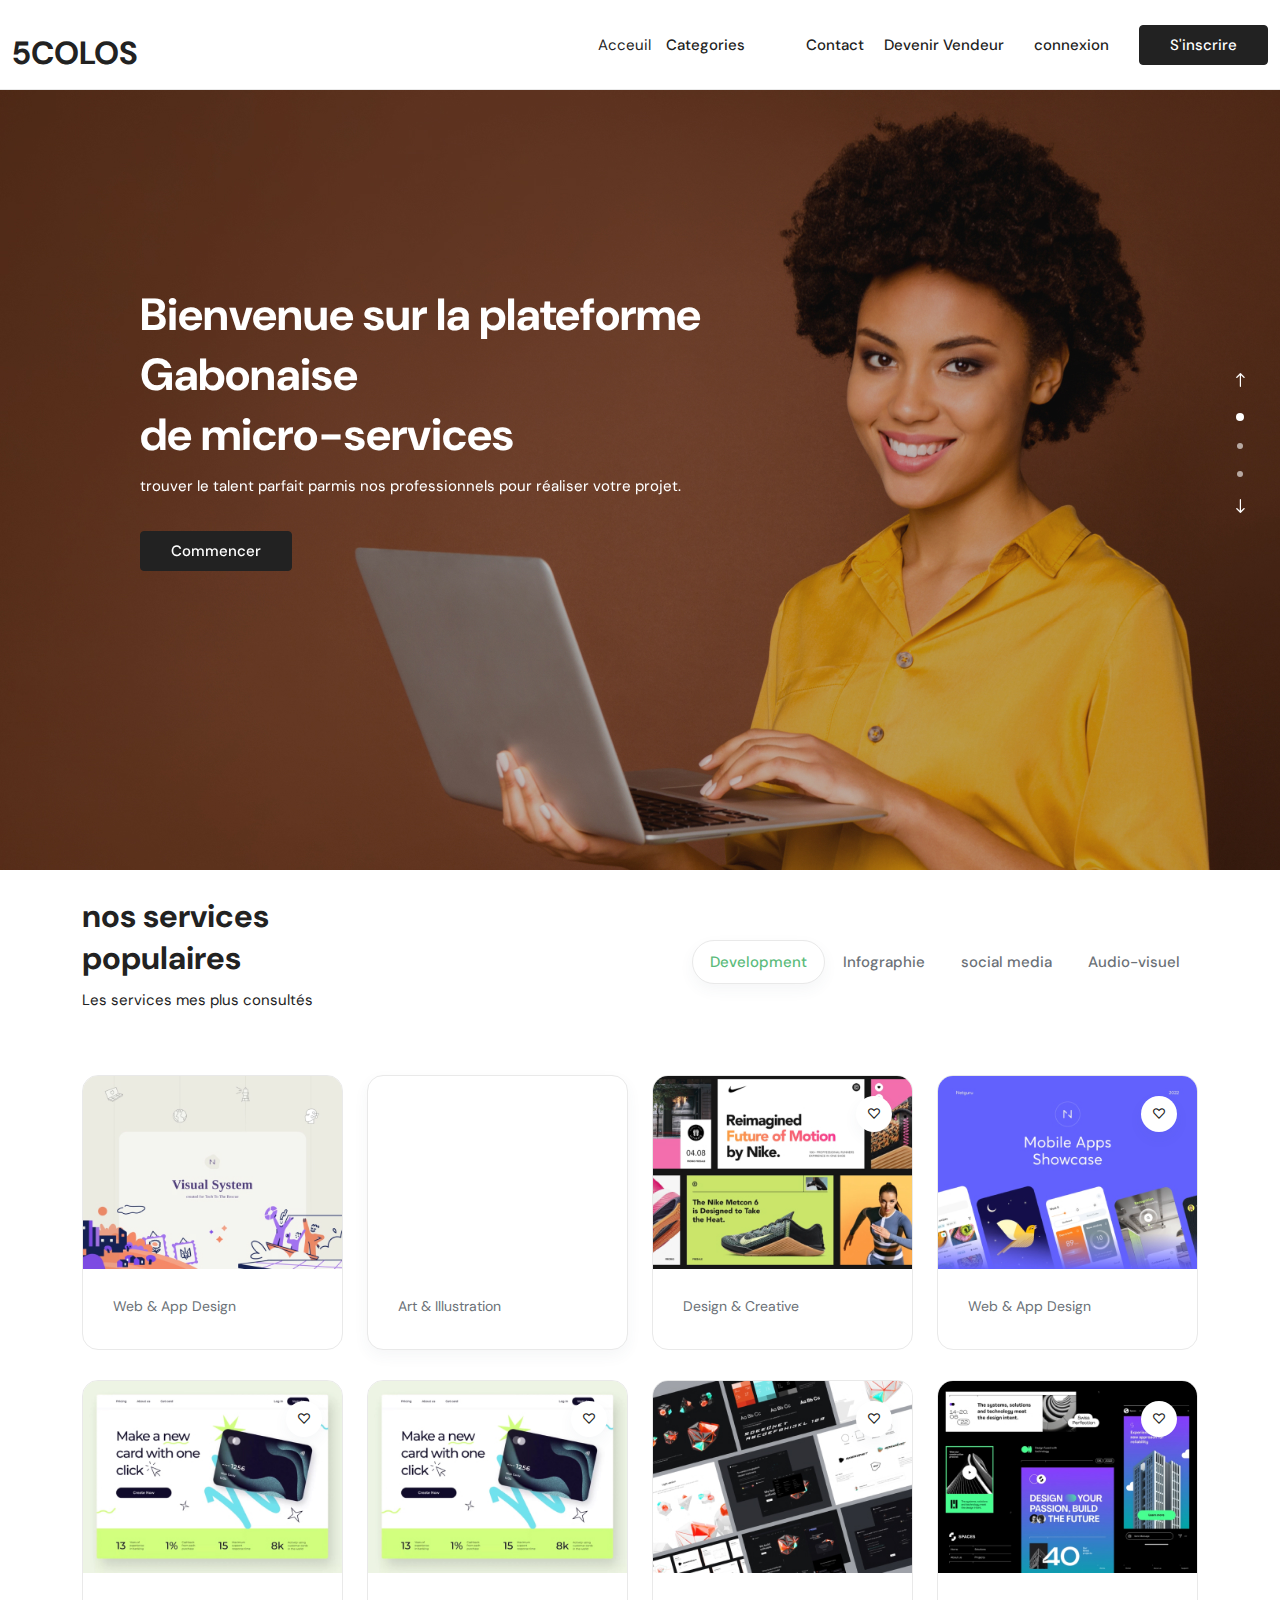
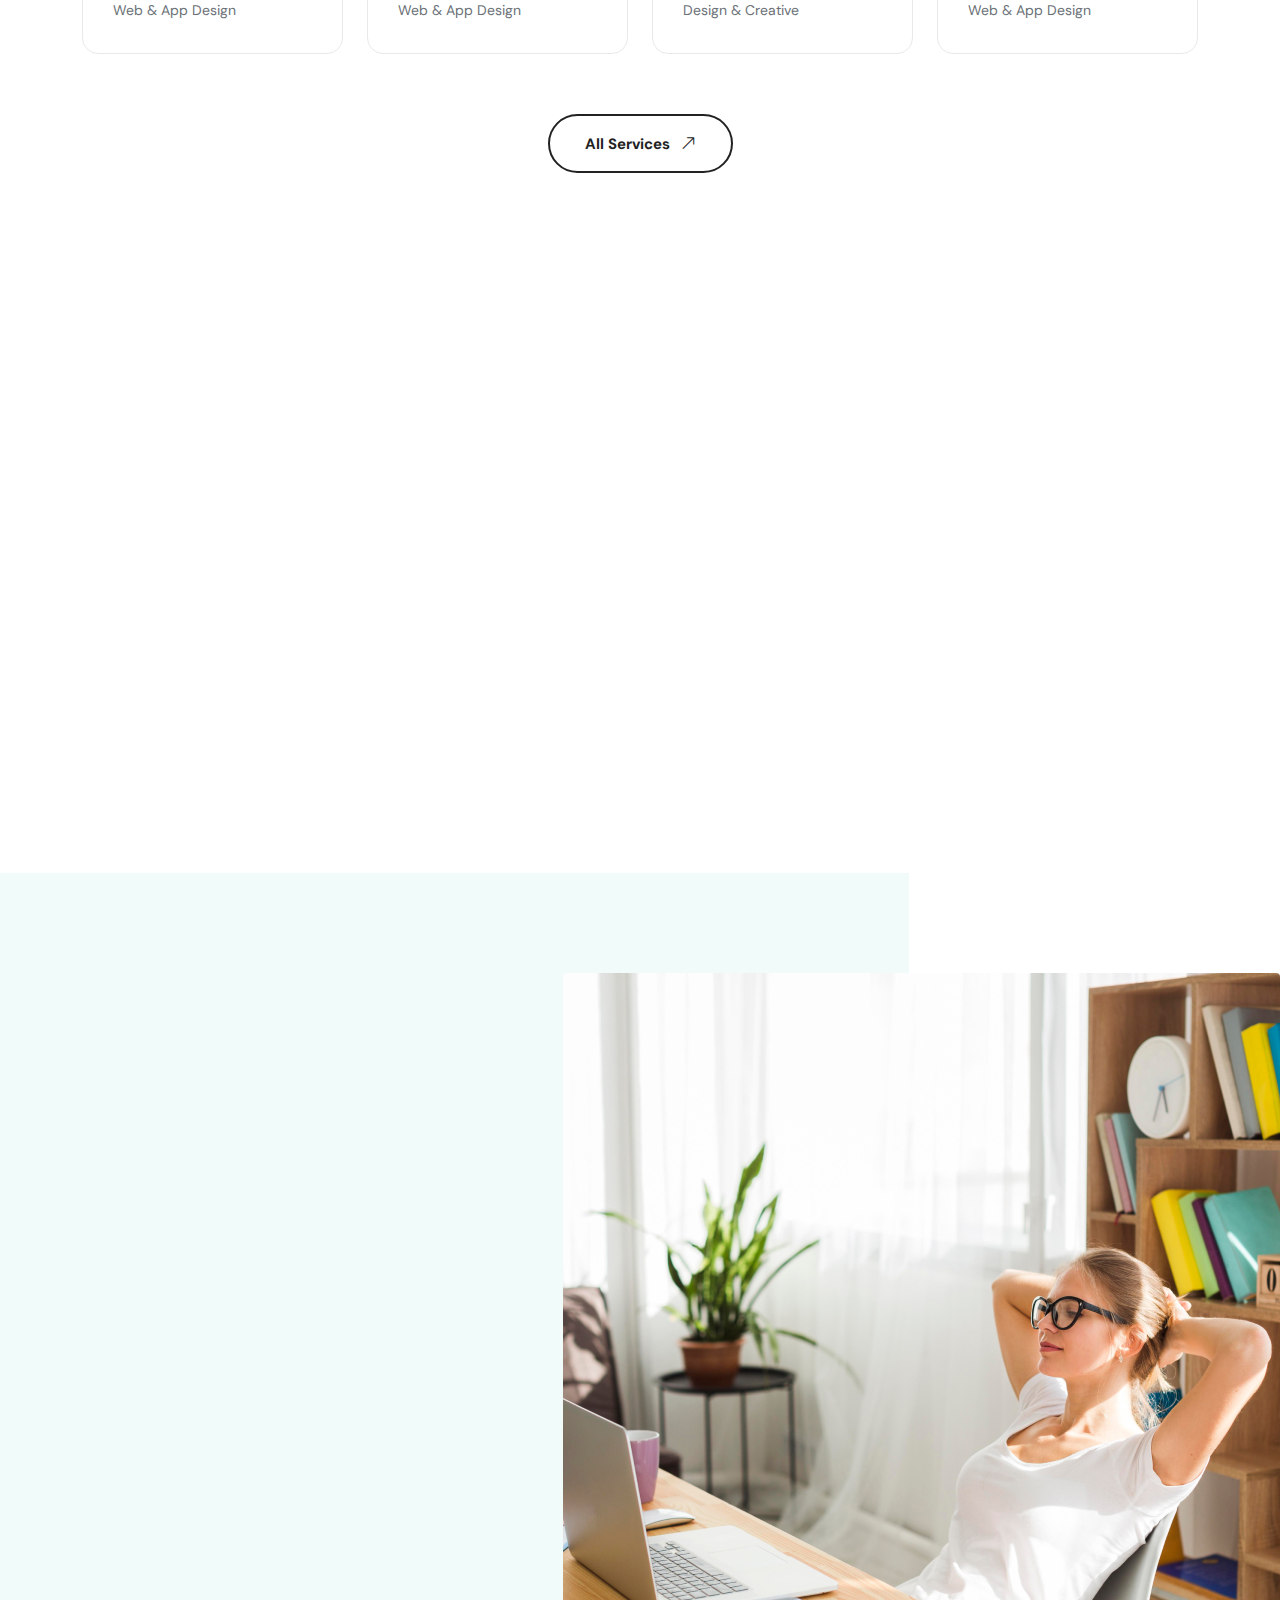
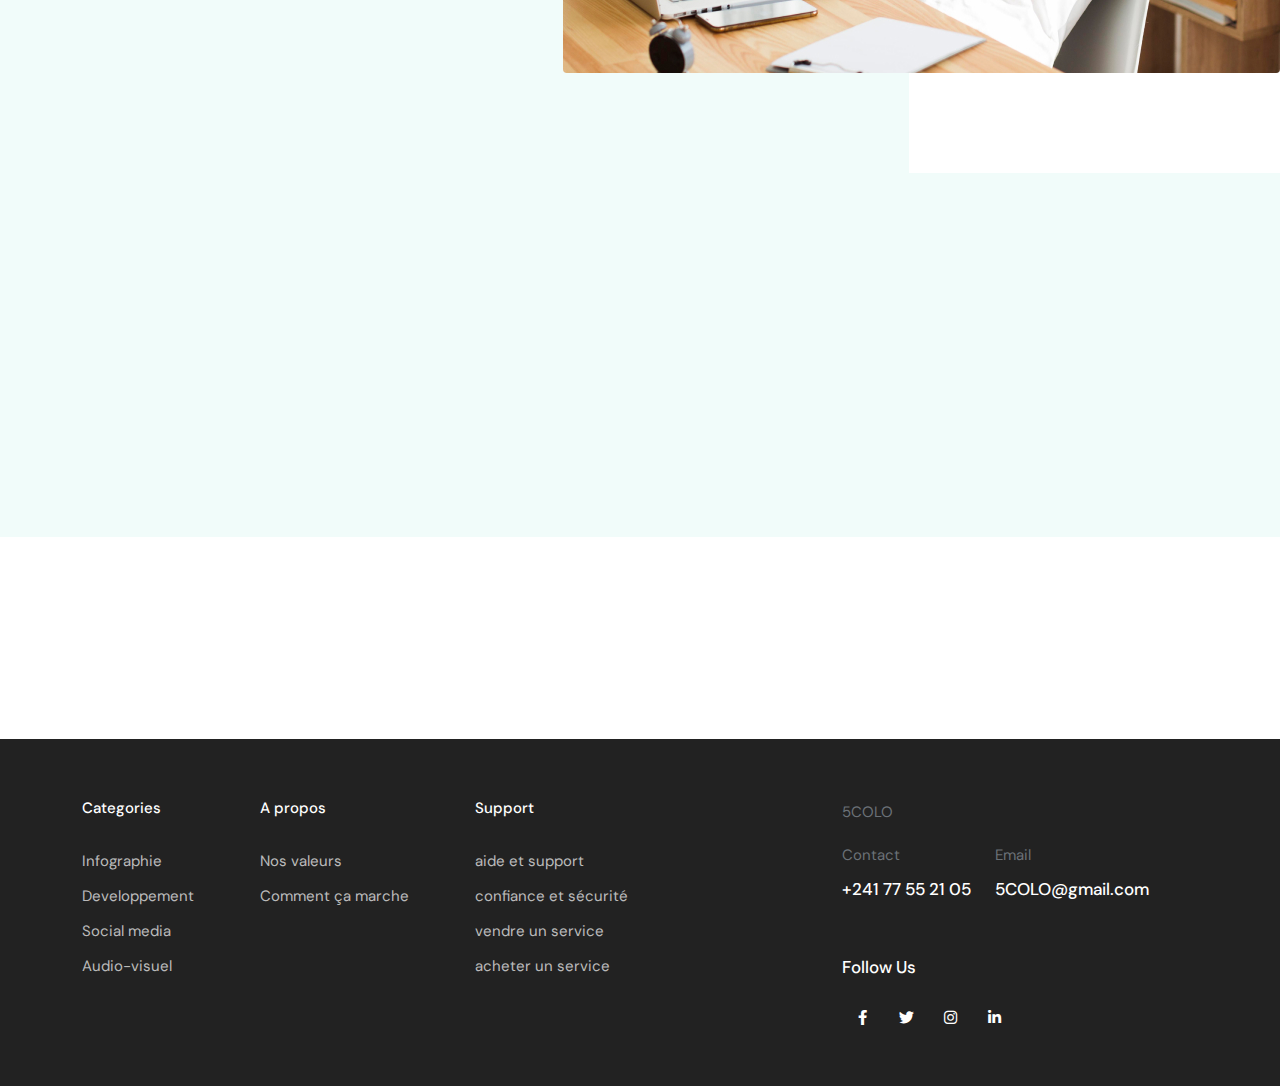
<file: index.html>
<!DOCTYPE html>
<html dir="ltr" lang="en">

<!-- Mirrored from creativelayers.net/themes/freeio-html/index9.html by HTTrack Website Copier/3.x [XR&CO'2014], Thu, 28 Sep 2023 16:23:38 GMT -->
<head>
<meta charset="utf-8">
<meta http-equiv="X-UA-Compatible" content="IE=edge">
<meta name="viewport" content="width=device-width, initial-scale=1">
<meta name="keywords" content="bidding, fiverr, freelance marketplace, freelancers, freelancing, gigs, hiring, job board, job portal, job posting, jobs marketplace, peopleperhour, proposals, sell services, upwork">
<meta name="description" content="Freeio - Freelance Marketplace HTML Template">
<meta name="CreativeLayers" content="ATFN">
<!-- css file -->
<link rel="stylesheet" href="css/bootstrap.min.css">
<link rel="stylesheet" href="css/jquery-ui.min.css">
<link rel="stylesheet" href="css/ace-responsive-menu.css">
<link rel="stylesheet" href="css/menu.css">
<link rel="stylesheet" href="css/fontawesome.css">
<link rel="stylesheet" href="css/flaticon.css">
<link rel="stylesheet" href="css/bootstrap-select.min.css">
<link rel="stylesheet" href="css/animate.css">
<link rel="stylesheet" href="css/slider.css">
<link rel="stylesheet" href="css/style.css">
<link rel="stylesheet" href="css/ud-custom-spacing.css">
<!-- Responsive stylesheet -->
<link rel="stylesheet" href="css/responsive.css">
<!-- Title -->
<title>5COLOS</title>

<!-- Apple Touch Icon -->
<link href="images/apple-touch-icon-60x60.png" sizes="60x60" rel="apple-touch-icon">
<link href="images/apple-touch-icon-72x72.png" sizes="72x72" rel="apple-touch-icon">
<link href="images/apple-touch-icon-114x114.png" sizes="114x114" rel="apple-touch-icon">
<link href="images/apple-touch-icon-180x180.png" sizes="180x180" rel="apple-touch-icon">

<!-- HTML5 shim and Respond.js for IE8 support of HTML5 elements and media queries -->
<!-- WARNING: Respond.js doesn't work if you view the page via file:// -->
<!--[if lt IE 9]>
<script src="https://oss.maxcdn.com/html5shiv/3.7.3/html5shiv.min.js"></script>
<script src="https://oss.maxcdn.com/respond/1.4.2/respond.min.js"></script>
<![endif]-->

</head>
<body>
<div class="wrapper ovh">
  <div class="preloader"></div>
  
  <!-- Main Header Nav -->
  <header class="header-nav nav-innerpage-style stricky main-menu bdrb1">
    <!-- Ace Responsive Menu -->
    <nav class="posr"> 
      <div class="container-fluid posr menu_bdrt1">
        <div class="row align-items-center justify-content-between">
          <div class="col-auto">
            <div class="d-flex align-items-center justify-content-between">
              <div class="logos mr20">
                <a class="header-logo logo2" href="index9.html"><h2>5COLOS</h2></a>
              </div>
              <div class="home1_style bdrl1">
              </div>
            </div>
          </div>
          <div class="col-auto">
            <div class="d-flex align-items-center">
              <li class="visible_list"> <a class="list-item" href="index9.html"><span class="title">Acceuil</span></a></li>
              <div class="home1_style ">
                <div id="mega-menu">
                  <a class="btn-mega fw500" href="#"><span class="pl30 pl10-xl pr5 fz15 vam "></span> Categories</a>
                  <ul class="menu ps-0">
                    <li> <a class="dropdown" href="page-service-v1.html"><span class="menu-title">Infographie</span> </a>
                      
                    </li>
                    <li> <a class="dropdown" href="page-service-v1.html"> <span class="menu-title">Developpement</span> </a>
                    </li>
                    <li> <a class="dropdown" href="page-service-v1.html"> <span class="menu-title">Social Media</span> </a>
                     
                    </li>
                    <li> <a class="dropdown" href="page-service-v1.html"><span class="menu-title">Audio-visuel</span> </a>
                  
                  </ul>
                </div>
              </div>
              <!-- Responsive Menu Structure-->
              <ul id="respMenu" class="ace-responsive-menu" data-menu-style="horizontal">
                <li> <a class="list-item" href="page-contact.html">Contact</a></li>
              </ul>

              <!-- <a class="login-info mx15-lg mx30" href="page-become-seller.html"><span class="d-none d-xl-inline-block">Become a</span> Seller</a> -->
              <a class="login-info mr15-lg mr30" href="#">Devenir Vendeur</a>
              <a class="login-info mr15-lg mr30" href="page-login.html">connexion</a>
              <a class="ud-btn btn-dark add-joining" href="page-register.html">S'inscrire</a>
            </div>
          </div>
        </div>
      </div>
    </nav>
  </header>

  <!-- Mobile Nav  -->
  <div id="page" class="mobilie_header_nav stylehome1">
    <div class="mobile-menu">
      <div class="header bdrb1">
        <div class="menu_and_widgets">
          <div class="mobile_menu_bar d-flex justify-content-between align-items-center">
            <a class="mobile_logo" href="#"><img src="images/header-logo-dark.svg" alt=""></a>
            <div class="right-side text-end">
              <a class="" href="page-contact.html">Contact</a>
              <a class="menubar ml30" href="#menu"><img src="images/mobile-dark-nav-icon.svg" alt=""></a>
            </div>
          </div>
        </div>
        <div class="posr"><div class="mobile_menu_close_btn"><span class="far fa-times"></span></div></div>
      </div>
    </div>
    <!-- /.mobile-menu -->
    <nav id="menu" class="">
      <ul>
        <li><span>catégorie</span>
          <ul>
            <li><a href="page-service-v1.html">Infographie</a><span></span></li>
            <li><a href="page-service-v1.html">Developpement Web</a><span></span></li>
            <li><a href="page-service-v1.html">Social Media</a><span></span></li>
            <li><a href="page-service-v1.html">Audio-visuel</a><span></span></li>
            
        </li>
        <!-- <li><span>Users</span>
          <ul>
            <li><span>Dashboard</span>
              <ul>
                <li><a href="page-dashboard.html">Dashboard</a></li>
                <li><a href="page-dashboard-proposal.html">Proposal</a></li>
                <li><a href="page-dashboard-save.html">Saved</a></li>
                <li><a href="page-dashboard-message.html">Message</a></li>
                <li><a href="page-dashboard-reviews.html">Reviews</a></li>
                <li><a href="page-dashboard-invoice.html">Invoice</a></li>
                <li><a href="page-dashboard-payouts.html">Payouts</a></li>
                <li><a href="page-dashboard-statement.html">Statement</a></li>
                <li><a href="page-dashboard-manage-service.html">Manage Service</a></li>
                <li><a href="page-dashboard-add-service.html">Add Services</a></li>
                <li><a href="page-dashboard-manage-jobs.html">Manage Jobs</a></li>
                <li><a href="page-dashboard-manage-project.html">Manage Project</a></li>
                <li><a href="page-dashboard-create-project.html">Create Project</a></li>
                <li><a href="page-dashboard-profile.html">My Profile</a></li>
              </ul>
            </li>
            <li><span>Employee</span>
              <ul>
                <li><a href="page-employee-v1.html">Employee V1</a></li>
                <li><a href="page-employee-v2.html">Employee V2</a></li>
                <li><a href="page-employee-single.html">Employee Single</a></li>
              </ul>
            </li>
            <li><span>Freelancer</span>
              <ul>
                <li><a href="page-freelancer-v1.html">Freelancer V1</a></li>
                <li><a href="page-freelancer-v2.html">Freelancer V2</a></li>
                <li><a href="page-freelancer-v3.html">Freelancer V3</a></li>
                <li><a href="page-freelancer-single.html">Freelancer Single</a></li>
              </ul>
            </li>
            <li><a href="page-become-seller.html">Become Seller</a></li>
          </ul>
        </li>
        -->
        <!-- Only for Mobile View -->
      </ul>
    </nav>
  </div>

  <div class="body_content">
    <!-- Home Banner Style V1 -->
    <section class="hero-home10 p-0 overflow-hidden">
      <div class="container-fluid p-0">
        <div class="row">
          <div class="col-lg-12">
            <div class="main-banner-wrapper home9-hero-content">
              <div class="navi_pagi_vertical_right dots_nav_light banner-style-one slider-1-grid owl-theme owl-carousel">
                <div class="slide slide-one" style="background-image: url(images/home/home-2.jpg);"></div>
                <div class="slide slide-one" style="background-image: url(images/home/home-3.jpg);"></div>
                <div class="slide slide-one" style="background-image: url(images/home/home-1.jpg);"></div>
              </div>
              <!-- /.carousel-btn-block banner-carousel-btn --> 
            </div>
            <!-- /.main-banner-wrapper --> 
          </div>
        </div>
      </div>
      <div class="home1-banner-content at-home9">
        <div class="container">
          <div class="row">
            <div class="col-xl-7">
              <h3 class="banner-title">Bienvenue sur la plateforme Gabonaise   <br class="d-none d-lg-block">de micro-services</h3>
              <p class="banner-text text-white ff-heading mb30">trouver le talent parfait parmis nos professionnels pour réaliser votre projet.</p>
              <a href="#" class="ud-btn btn-dark add-joining">Commencer</a>
              
            </div>
          </div>
        </div>
      </div>
    </section>
  
    <!-- Popular Services -->
    <section class="pt-0 pb-0 pb30-md">
      <div class="container">
        <div class="row align-items-center wow fadeInUp">
          <div class="col-xl-3">
            <div class="main-title mb30-lg">
              <h2 class="title">nos services populaires</h2>
              <p class="paragraph">Les services mes plus consultés</p>
            </div>
          </div>
          <div class="col-xl-9">
            <div class="navpill-style2 at-home9 mb50-lg">
              <ul class="nav nav-pills mb20 justify-content-xl-end" id="pills-tab" role="tablist">
                <li class="nav-item" role="presentation">
                  <button class="nav-link active fw500 dark-color" id="pills-home-tab" data-bs-toggle="pill" data-bs-target="#pills-home" type="button" role="tab" aria-controls="pills-home" aria-selected="true">Development </button>
                </li>
                <li class="nav-item" role="presentation">
                  <button class="nav-link fw500 dark-color" id="pills-profile-tab" data-bs-toggle="pill" data-bs-target="#pills-profile" type="button" role="tab" aria-controls="pills-profile" aria-selected="false"> Infographie</button>
                </li>
                <li class="nav-item" role="presentation">
                  <button class="nav-link fw500 dark-color" id="pills-contact-tab" data-bs-toggle="pill" data-bs-target="#pills-contact" type="button" role="tab" aria-controls="pills-contact" aria-selected="false">social media</button>
                </li>
                <li class="nav-item" role="presentation">
              <button class="nav-link fw500 dark-color" id="pills-contact-tab" data-bs-toggle="pill" data-bs-target="#pills-contact" type="button" role="tab" aria-controls="pills-contact" aria-selected="false">Audio-visuel</button>

                </li>
                <li class="nav-item" role="presentation">
                  <!-- <button class="nav-link fw500 dark-color" id="pills-video-tab" data-bs-toggle="pill" data-bs-target="#pills-video" type="button" role="tab" aria-controls="pills-video" aria-selected="false">Video & Animation</button> -->
                </li>
              </ul>
            </div>
          </div>
        </div>
        <div class="row">
          <div class="col-lg-12">
            <div class="navpill-style2">
              <div class="tab-content ha" id="pills-tabContent">
                <div class="tab-pane fade fz15 text show active" id="pills-home" role="tabpanel" aria-labelledby="pills-home-tab">
                  <div class="row">
                    <div class="col-sm-6 col-xl-3">
                      <a href="page-service-single.html"></a>
                     <div class="listing-style1 bdrs16">
                        <a href="">
                            <div class="list-thumb">
                            <img class="w-100" src="images/listings/g-5.jpg" alt="">
                          </div>
                          <div class="list-content">
                            <p class="list-text body-color fz14 mb-1">Web & App Design</p>
                          </div>
                        </a>
                      </div>
                      <div class="listing-style1 bdrs16">
                        <a href="page-service-v1.html">
                          <div class="list-thumb">
                            <img class="w-100" src="images/listings/g-6.jpg" alt="">
                            <a href="#" class="listing-fav fz12"><span class="far fa-heart"></span></a>
                          </div>
                          <div class="list-content">
                            <p class="list-text body-color fz14 mb-1">Web & App Design</p>
                          </div>
                        </a>

                      </div>

                    </div> 
                    <div class="col-sm-6 col-xl-3">
                      
                      <div class="listing-style1 default-box-shadow1 bdrs16">
                        <a href="page-service-v1.html">
                        <div class="list-thumb">
                          <div class="listing-thumbIn-slider position-relative navi_pagi_bottom_center slider-1-grid owl-carousel owl-theme">
                            <div class="item">
                              <img class="w-100" src="images/listings/g-2.jpg" alt="">
                              <a href="#" class="listing-fav fz12"><span class="far fa-heart"></span></a>
                            </div>
                            <div class="item">
                              <img class="w-100" src="images/listings/g-3.jpg" alt="">
                              <a href="#" class="listing-fav fz12"><span class="far fa-heart"></span></a>
                            </div>
                            <div class="item">
                              <img class="w-100" src="images/listings/g-4.jpg" alt="">
                              <a href="#" class="listing-fav fz12"><span class="far fa-heart"></span></a>
                            </div>
                            <div class="item">
                              <img class="w-100" src="images/listings/g-5.jpg" alt="">
                              <a href="#" class="listing-fav fz12"><span class="far fa-heart"></span></a>
                            </div>
                          </div>
                        </div>
                        </a>
                        <div class="list-content">
                          <p class="list-text body-color fz14 mb-1">Art & Illustration</p>
                        </div>
                      </a>
                      </div>
                      <div class="listing-style1 bdrs16">
                        <a href="page-service-v1.html">
                          <div class="list-thumb">
                            <img class="w-100" src="images/listings/g-6.jpg" alt="">
                            <a href="#" class="listing-fav fz12"><span class="far fa-heart"></span></a>
                          </div>
                          <div class="list-content">
                            <p class="list-text body-color fz14 mb-1">Web & App Design</p>
                          </div>
                        </a>

                      </div>
                    </div>
                    <div class="col-sm-6 col-xl-3">
                      <a href="page-service-v1.html">
                      <div class="listing-style1 bdrs16">
                        <div class="list-thumb">
                          <img class="w-100" src="images/listings/g-3.jpg" alt="">
                          <a href="#" class="listing-fav fz12"><span class="far fa-heart"></span></a>
                        </div>
                        <div class="list-content">
                          <p class="list-text body-color fz14 mb-1">Design & Creative</p>
                        </div>
                      </div>
                    </a>
                      <a href=""></a>
                      <div class="listing-style1 bdrs16">
                        <div class="list-thumb">
                          <img class="w-100" src="images/listings/g-7.jpg" alt="">
                          <a href="#" class="listing-fav fz12"><span class="far fa-heart"></span></a>
                        </div>
                        <div class="list-content">
                          <p class="list-text body-color fz14 mb-1">Design & Creative</p>
                        </div>
                      </div>
                    </div>
                    <div class="col-sm-6 col-xl-3">
                      <div class="listing-style1 bdrs16">
                        <div class="list-thumb">
                          <img class="w-100" src="images/listings/g-4.jpg" alt="">
                          <a href="#" class="listing-fav fz12"><span class="far fa-heart"></span></a>
                        </div>
                        <div class="list-content">
                          <p class="list-text body-color fz14 mb-1">Web & App Design</p>
                        
                        </div>
                      </div>
                      <div class="listing-style1 bdrs16">
                        <div class="list-thumb">
                          <img class="w-100" src="images/listings/g-1.jpg" alt="">
                          <a href="#" class="listing-fav fz12"><span class="far fa-heart"></span></a>
                        </div>
                        <div class="list-content">
                          <p class="list-text body-color fz14 mb-1">Web & App Design</p>
                          
                        </div>
                      </div>
                    </div>
                    <div class="col-lg-12">
                      <div class="text-center mt30">
                        <a class="ud-btn btn-white2 double-border bdrs60" href="page-service-v1.html">All Services<i class="fal fa-arrow-right-long"></i></a>
                      </div>
                    </div>
                  </div>
                </div>
                <div class="tab-pane fade fz15 text" id="pills-profile" role="tabpanel" aria-labelledby="pills-profile-tab">
                  <div class="row">
                    <div class="col-sm-6 col-xl-3">
                      <div class="listing-style1 bdrs16">
                        <div class="list-thumb">
                          <img class="w-100" src="images/listings/g-1.jpg" alt="">
                          <a href="#" class="listing-fav fz12"><span class="far fa-heart"></span></a>
                        </div>
                        <div class="list-content">
                          <p class="list-text body-color fz14 mb-1">Web & App Design</p>
                         
                        </div>
                      </div>
                      <div class="listing-style1 bdrs16">
                        <div class="list-thumb">
                          <img class="w-100" src="images/listings/g-5.jpg" alt="">
                          <a href="#" class="listing-fav fz12"><span class="far fa-heart"></span></a>
                        </div>
                        <div class="list-content">
                          <p class="list-text body-color fz14 mb-1">Web & App Design</p>
                          
                        </div>
                      </div>
                    </div>
                    <div class="col-sm-6 col-xl-3">
                      <div class="listing-style1 default-box-shadow1 bdrs16">
                        <div class="list-thumb">
                          <div class="listing-thumbIn-slider position-relative navi_pagi_bottom_center slider-1-grid owl-carousel owl-theme">
                            <div class="item">
                              <img class="w-100" src="images/listings/g-2.jpg" alt="">
                              <a href="#" class="listing-fav fz12"><span class="far fa-heart"></span></a>
                            </div>
                            <div class="item">
                              <img class="w-100" src="images/listings/g-3.jpg" alt="">
                              <a href="#" class="listing-fav fz12"><span class="far fa-heart"></span></a>
                            </div>
                            <div class="item">
                              <img class="w-100" src="images/listings/g-4.jpg" alt="">
                              <a href="#" class="listing-fav fz12"><span class="far fa-heart"></span></a>
                            </div>
                            <div class="item">
                              <img class="w-100" src="images/listings/g-5.jpg" alt="">
                              <a href="#" class="listing-fav fz12"><span class="far fa-heart"></span></a>
                            </div>
                          </div>
                        </div>
                        <div class="list-content">
                          <p class="list-text body-color fz14 mb-1">Art & Illustration</p>
                          
                        </div>
                      </div>
                      <div class="listing-style1 bdrs16">
                        <div class="list-thumb">
                          <img class="w-100" src="images/listings/g-6.jpg" alt="">
                          <a href="#" class="listing-fav fz12"><span class="far fa-heart"></span></a>
                        </div>
                        <div class="list-content">
                          <p class="list-text body-color fz14 mb-1">Web & App Design</p>
                        </div>
                      </div>
                    </div>
                    <div class="col-sm-6 col-xl-3">
                      <div class="listing-style1 bdrs16">
                        <div class="list-thumb">
                          <img class="w-100" src="images/listings/g-3.jpg" alt="">
                          <a href="#" class="listing-fav fz12"><span class="far fa-heart"></span></a>
                        </div>
                        <div class="list-content">
                          <p class="list-text body-color fz14 mb-1">Design & Creative</p>
                          
                        </div>
                      </div>
                      <div class="listing-style1 bdrs16">
                        <div class="list-thumb">
                          <img class="w-100" src="images/listings/g-7.jpg" alt="">
                          <a href="#" class="listing-fav fz12"><span class="far fa-heart"></span></a>
                        </div>
                        <div class="list-content">
                          <p class="list-text body-color fz14 mb-1">Design & Creative</p>
                          
                        </div>
                      </div>
                    </div>
                    <div class="col-sm-6 col-xl-3">
                      <div class="listing-style1 bdrs16">
                        <div class="list-thumb">
                          <img class="w-100" src="images/listings/g-4.jpg" alt="">
                          <a href="#" class="listing-fav fz12"><span class="far fa-heart"></span></a>
                        </div>
                        <div class="list-content">
                          <p class="list-text body-color fz14 mb-1">Web & App Design</p>
                          
                        </div>
                      </div>
                      <div class="listing-style1 bdrs16">
                        <div class="list-thumb">
                          <img class="w-100" src="images/listings/g-1.jpg" alt="">
                          <a href="#" class="listing-fav fz12"><span class="far fa-heart"></span></a>
                        </div>
                        <div class="list-content">
                          <p class="list-text body-color fz14 mb-1">Web & App Design</p>
                          
                        </div>
                      </div>
                    </div>
                    <div class="col-lg-12">
                      <div class="text-center mt30">
                        <a class="ud-btn btn-white2 double-border bdrs60" href="page-service-v1.html">All Services<i class="fal fa-arrow-right-long"></i></a>
                      </div>
                    </div>
                  </div>
                </div>
                <div class="tab-pane fade fz15 text" id="pills-contact" role="tabpanel" aria-labelledby="pills-contact-tab">
                  <div class="row">
                    <div class="col-sm-6 col-xl-3">
                      <div class="listing-style1 bdrs16">
                        <div class="list-thumb">
                          <img class="w-100" src="images/listings/g-1.jpg" alt="">
                          <a href="#" class="listing-fav fz12"><span class="far fa-heart"></span></a>
                        </div>
                        <div class="list-content">
                          <p class="list-text body-color fz14 mb-1">Web & App Design</p>
                          
                        </div>
                      </div>
                      <div class="listing-style1 bdrs16">
                        <div class="list-thumb">
                          <img class="w-100" src="images/listings/g-5.jpg" alt="">
                          <a href="#" class="listing-fav fz12"><span class="far fa-heart"></span></a>
                        </div>
                        <div class="list-content">
                          <p class="list-text body-color fz14 mb-1">Web & App Design</p>
                          
                        </div>
                      </div>
                    </div>
                    <div class="col-sm-6 col-xl-3">
                      <div class="listing-style1 default-box-shadow1 bdrs16">
                        <div class="list-thumb">
                          <div class="listing-thumbIn-slider position-relative navi_pagi_bottom_center slider-1-grid owl-carousel owl-theme">
                            <div class="item">
                              <img class="w-100" src="images/listings/g-2.jpg" alt="">
                              <a href="#" class="listing-fav fz12"><span class="far fa-heart"></span></a>
                            </div>
                            <div class="item">
                              <img class="w-100" src="images/listings/g-3.jpg" alt="">
                              <a href="#" class="listing-fav fz12"><span class="far fa-heart"></span></a>
                            </div>
                            <div class="item">
                              <img class="w-100" src="images/listings/g-4.jpg" alt="">
                              <a href="#" class="listing-fav fz12"><span class="far fa-heart"></span></a>
                            </div>
                            <div class="item">
                              <img class="w-100" src="images/listings/g-5.jpg" alt="">
                              <a href="#" class="listing-fav fz12"><span class="far fa-heart"></span></a>
                            </div>
                          </div>
                        </div>
                        <div class="list-content">
                          <p class="list-text body-color fz14 mb-1">Art & Illustration</p>
                          
                        </div>
                      </div>
                      <div class="listing-style1 bdrs16">
                        <div class="list-thumb">
                          <img class="w-100" src="images/listings/g-6.jpg" alt="">
                          <a href="#" class="listing-fav fz12"><span class="far fa-heart"></span></a>
                        </div>
                        <div class="list-content">
                          <p class="list-text body-color fz14 mb-1">Web & App Design</p>
                          
                        </div>
                      </div>
                    </div>
                    <div class="col-sm-6 col-xl-3">
                      <div class="listing-style1 bdrs16">
                        <div class="list-thumb">
                          <img class="w-100" src="images/listings/g-3.jpg" alt="">
                          <a href="#" class="listing-fav fz12"><span class="far fa-heart"></span></a>
                        </div>
                        <div class="list-content">
                          <p class="list-text body-color fz14 mb-1">Design & Creative</p>
                          
                        </div>
                      </div>
                      <div class="listing-style1 bdrs16">
                        <div class="list-thumb">
                          <img class="w-100" src="images/listings/g-7.jpg" alt="">
                          <a href="#" class="listing-fav fz12"><span class="far fa-heart"></span></a>
                        </div>
                        <div class="list-content">
                          <p class="list-text body-color fz14 mb-1">Design & Creative</p>
                          
                        </div>
                      </div>
                    </div>
                    <div class="col-sm-6 col-xl-3">
                      <div class="listing-style1 bdrs16">
                        <div class="list-thumb">
                          <img class="w-100" src="images/listings/g-4.jpg" alt="">
                          <a href="#" class="listing-fav fz12"><span class="far fa-heart"></span></a>
                        </div>
                        <div class="list-content">
                          <p class="list-text body-color fz14 mb-1">Web & App Design</p>
                          
                        </div>
                      </div>
                      <div class="listing-style1 bdrs16">
                        <div class="list-thumb">
                          <img class="w-100" src="images/listings/g-1.jpg" alt="">
                          <a href="#" class="listing-fav fz12"><span class="far fa-heart"></span></a>
                        </div>
                        <div class="list-content">
                          <p class="list-text body-color fz14 mb-1">Web & App Design</p>
                          
                        </div>
                      </div>
                    </div>
                    <div class="col-lg-12">
                      <div class="text-center mt30">
                        <a class="ud-btn btn-white2 double-border bdrs60" href="page-service-v1.html">All Services<i class="fal fa-arrow-right-long"></i></a>
                      </div>
                    </div>
                  </div>
                </div>
                <div class="tab-pane fade fz15 text" id="pills-audio" role="tabpanel" aria-labelledby="pills-audio-tab">
                  <div class="row">
                    <div class="col-sm-6 col-xl-3">
                      <div class="listing-style1 bdrs16">
                        <div class="list-thumb">
                          <img class="w-100" src="images/listings/g-1.jpg" alt="">
                          <a href="#" class="listing-fav fz12"><span class="far fa-heart"></span></a>
                        </div>
                        <div class="list-content">
                          <p class="list-text body-color fz14 mb-1">Web & App Design</p>
                          <h5 class="list-title"><a href="page-services-single.html">I will design modern websites in figma or adobe xd</a></h5>
                          <div class="review-meta d-flex align-items-center">
                            <i class="fas fa-star fz10 review-color me-2"></i>
                            <p class="mb-0 body-color fz14"><span class="dark-color me-2">4.82</span>94 reviews</p>
                          </div>
                          <hr class="my-2">
                          <div class="list-meta d-flex justify-content-between align-items-center mt15">
                            <a class="d-flex" href="#">
                              <span class="position-relative mr10">
                                <img class="rounded-circle wa" src="images/team/fl-s-1.png" alt="Freelancer Photo">
                                <span class="online-badges"></span>
                              </span>
                              <span class="fz14">Wanda Runo</span>
                            </a>
                            <div class="budget">
                              <p class="mb-0 body-color">Starting at<span class="fz17 fw500 dark-color ms-1">$983</span></p>
                            </div>
                          </div>
                        </div>
                      </div>
                      <div class="listing-style1 bdrs16">
                        <div class="list-thumb">
                          <img class="w-100" src="images/listings/g-5.jpg" alt="">
                          <a href="#" class="listing-fav fz12"><span class="far fa-heart"></span></a>
                        </div>
                        <div class="list-content">
                          <p class="list-text body-color fz14 mb-1">Web & App Design</p>
                          <h5 class="list-title"><a href="page-services-single.html">I will design modern websites in figma or adobe xd</a></h5>
                          <div class="review-meta d-flex align-items-center">
                            <i class="fas fa-star fz10 review-color me-2"></i>
                            <p class="mb-0 body-color fz14"><span class="dark-color me-2">4.82</span>94 reviews</p>
                          </div>
                          <hr class="my-2">
                          <div class="list-meta d-flex justify-content-between align-items-center mt15">
                            <a class="d-flex" href="#">
                              <span class="position-relative mr10">
                                <img class="rounded-circle" src="images/team/fl-s-1.png" alt="Freelancer Photo">
                                <span class="online-badges"></span>
                              </span>
                              <span class="fz14">Wanda Runo</span>
                            </a>
                            <div class="budget">
                              <p class="mb-0 body-color">Starting at<span class="fz17 fw500 dark-color ms-1">$983</span></p>
                            </div>
                          </div>
                        </div>
                      </div>
                    </div>
                    <div class="col-sm-6 col-xl-3">
                      <div class="listing-style1 default-box-shadow1 bdrs16">
                        <div class="list-thumb">
                          <div class="listing-thumbIn-slider position-relative navi_pagi_bottom_center slider-1-grid owl-carousel owl-theme">
                            <div class="item">
                              <img class="w-100" src="images/listings/g-2.jpg" alt="">
                              <a href="#" class="listing-fav fz12"><span class="far fa-heart"></span></a>
                            </div>
                            <div class="item">
                              <img class="w-100" src="images/listings/g-3.jpg" alt="">
                              <a href="#" class="listing-fav fz12"><span class="far fa-heart"></span></a>
                            </div>
                            <div class="item">
                              <img class="w-100" src="images/listings/g-4.jpg" alt="">
                              <a href="#" class="listing-fav fz12"><span class="far fa-heart"></span></a>
                            </div>
                            <div class="item">
                              <img class="w-100" src="images/listings/g-5.jpg" alt="">
                              <a href="#" class="listing-fav fz12"><span class="far fa-heart"></span></a>
                            </div>
                          </div>
                        </div>
                        <div class="list-content">
                          <p class="list-text body-color fz14 mb-1">Art & Illustration</p>
                          <h5 class="list-title"><a href="page-services-single.html">I will create modern flat design illustration</a></h5>
                          <div class="review-meta d-flex align-items-center">
                            <i class="fas fa-star fz10 review-color me-2"></i>
                            <p class="mb-0 body-color fz14"><span class="dark-color me-2">4.82</span>94 reviews</p>
                          </div>
                          <hr class="my-2">
                          <div class="list-meta d-flex justify-content-between align-items-center mt15">
                            <a href="#">
                              <span class="position-relative mr10">
                                <img class="rounded-circle" src="images/team/fl-s-2.png" alt="Freelancer Photo">
                                <span class="online-badge"></span>
                              </span>
                              <span class="fz14">Ali Tufan</span>
                            </a>
                            <div class="budget">
                              <p class="mb-0 body-color">Starting at<span class="fz17 fw500 dark-color ms-1">$983</span></p>
                            </div>
                          </div>
                        </div>
                      </div>
                      <div class="listing-style1 bdrs16">
                        <div class="list-thumb">
                          <img class="w-100" src="images/listings/g-6.jpg" alt="">
                          <a href="#" class="listing-fav fz12"><span class="far fa-heart"></span></a>
                        </div>
                        <div class="list-content">
                          <p class="list-text body-color fz14 mb-1">Web & App Design</p>
                          <h5 class="list-title"><a href="page-services-single.html">I will design modern websites in figma or adobe xd</a></h5>
                          <div class="review-meta d-flex align-items-center">
                            <i class="fas fa-star fz10 review-color me-2"></i>
                            <p class="mb-0 body-color fz14"><span class="dark-color me-2">4.82</span>94 reviews</p>
                          </div>
                          <hr class="my-2">
                          <div class="list-meta d-flex justify-content-between align-items-center mt15">
                            <a class="d-flex" href="#">
                              <span class="position-relative mr10">
                                <img class="rounded-circle" src="images/team/fl-s-2.png" alt="Freelancer Photo">
                                <span class="online-badges"></span>
                              </span>
                              <span class="fz14">Wanda Runo</span>
                            </a>
                            <div class="budget">
                              <p class="mb-0 body-color">Starting at<span class="fz17 fw500 dark-color ms-1">$983</span></p>
                            </div>
                          </div>
                        </div>
                      </div>
                    </div>
                    <div class="col-sm-6 col-xl-3">
                      <div class="listing-style1 bdrs16">
                        <div class="list-thumb">
                          <img class="w-100" src="images/listings/g-3.jpg" alt="">
                          <a href="#" class="listing-fav fz12"><span class="far fa-heart"></span></a>
                        </div>
                        <div class="list-content">
                          <p class="list-text body-color fz14 mb-1">Design & Creative</p>
                          <h5 class="list-title line-clamp2"><a href="page-services-single.html">I will build a fully responsive design in HTML,CSS, bootstrap, and javascript</a></h5>
                          <div class="review-meta d-flex align-items-center">
                            <i class="fas fa-star fz10 review-color me-2"></i>
                            <p class="mb-0 body-color fz14"><span class="dark-color me-2">4.82</span>94 reviews</p>
                          </div>
                          <hr class="my-2">
                          <div class="list-meta d-flex justify-content-between align-items-center mt15">
                            <a class="d-flex" href="#">
                              <span class="position-relative mr10">
                                <img class="rounded-circle" src="images/team/fl-s-3.png" alt="Freelancer Photo">
                                <span class="online-badges"></span>
                              </span>
                              <span class="fz14">Wanda Runo</span>
                            </a>
                            <div class="budget">
                              <p class="mb-0 body-color">Starting at<span class="fz17 fw500 dark-color ms-1">$983</span></p>
                            </div>
                          </div>
                        </div>
                      </div>
                      <div class="listing-style1 bdrs16">
                        <div class="list-thumb">
                          <img class="w-100" src="images/listings/g-7.jpg" alt="">
                          <a href="#" class="listing-fav fz12"><span class="far fa-heart"></span></a>
                        </div>
                        <div class="list-content">
                          <p class="list-text body-color fz14 mb-1">Design & Creative</p>
                          <h5 class="list-title line-clamp2"><a href="page-services-single.html">I will build a fully responsive design in HTML,CSS, bootstrap, and javascript</a></h5>
                          <div class="review-meta d-flex align-items-center">
                            <i class="fas fa-star fz10 review-color me-2"></i>
                            <p class="mb-0 body-color fz14"><span class="dark-color me-2">4.82</span>94 reviews</p>
                          </div>
                          <hr class="my-2">
                          <div class="list-meta d-flex justify-content-between align-items-center mt15">
                            <a class="d-flex" href="#">
                              <span class="position-relative mr10">
                                <img class="rounded-circle" src="images/team/fl-s-3.png" alt="Freelancer Photo">
                                <span class="online-badges"></span>
                              </span>
                              <span class="fz14">Wanda Runo</span>
                            </a>
                            <div class="budget">
                              <p class="mb-0 body-color">Starting at<span class="fz17 fw500 dark-color ms-1">$983</span></p>
                            </div>
                          </div>
                        </div>
                      </div>
                    </div>
                    <div class="col-sm-6 col-xl-3">
                      <div class="listing-style1 bdrs16">
                        <div class="list-thumb">
                          <img class="w-100" src="images/listings/g-4.jpg" alt="">
                          <a href="#" class="listing-fav fz12"><span class="far fa-heart"></span></a>
                        </div>
                        <div class="list-content">
                          <p class="list-text body-color fz14 mb-1">Web & App Design</p>
                          <h5 class="list-title line-clamp2"><a href="page-services-single.html">I will do mobile app development for ios and android</a></h5>
                          <div class="review-meta d-flex align-items-center">
                            <i class="fas fa-star fz10 review-color me-2"></i>
                            <p class="mb-0 body-color fz14"><span class="dark-color me-2">4.82</span>94 reviews</p>
                          </div>
                          <hr class="my-2">
                          <div class="list-meta d-flex justify-content-between align-items-center mt15">
                            <a class="d-flex" href="#">
                              <span class="position-relative mr10">
                                <img class="rounded-circle" src="images/team/fl-s-4.png" alt="Freelancer Photo">
                                <span class="online-badges"></span>
                              </span>
                              <span class="fz14">Wanda Runo</span>
                            </a>
                            <div class="budget">
                              <p class="mb-0 body-color">Starting at<span class="fz17 fw500 dark-color ms-1">$983</span></p>
                            </div>
                          </div>
                        </div>
                      </div>
                      <div class="listing-style1 bdrs16">
                        <div class="list-thumb">
                          <img class="w-100" src="images/listings/g-1.jpg" alt="">
                          <a href="#" class="listing-fav fz12"><span class="far fa-heart"></span></a>
                        </div>
                        <div class="list-content">
                          <p class="list-text body-color fz14 mb-1">Web & App Design</p>
                          <h5 class="list-title"><a href="page-services-single.html">I will design modern websites in figma or adobe xd</a></h5>
                          <div class="review-meta d-flex align-items-center">
                            <i class="fas fa-star fz10 review-color me-2"></i>
                            <p class="mb-0 body-color fz14"><span class="dark-color me-2">4.82</span>94 reviews</p>
                          </div>
                          <hr class="my-2">
                          <div class="list-meta d-flex justify-content-between align-items-center mt15">
                            <a class="d-flex" href="#">
                              <span class="position-relative mr10">
                                <img class="rounded-circle wa" src="images/team/fl-s-1.png" alt="Freelancer Photo">
                                <span class="online-badges"></span>
                              </span>
                              <span class="fz14">Wanda Runo</span>
                            </a>
                            <div class="budget">
                              <p class="mb-0 body-color">Starting at<span class="fz17 fw500 dark-color ms-1">$983</span></p>
                            </div>
                          </div>
                        </div>
                      </div>
                    </div>
                    <div class="col-lg-12">
                      <div class="text-center mt30">
                        <a class="ud-btn btn-white2 double-border bdrs60" href="page-service-v1.html">All Services<i class="fal fa-arrow-right-long"></i></a>
                      </div>
                    </div>
                  </div>
                </div>
                <div class="tab-pane fade fz15 text" id="pills-video" role="tabpanel" aria-labelledby="pills-video-tab">
                  <div class="row">
                    <div class="col-sm-6 col-xl-3">
                      <div class="listing-style1 bdrs16">
                        <div class="list-thumb">
                          <img class="w-100" src="images/listings/g-1.jpg" alt="">
                          <a href="#" class="listing-fav fz12"><span class="far fa-heart"></span></a>
                        </div>
                        <div class="list-content">
                          <p class="list-text body-color fz14 mb-1">Web & App Design</p>
                          <h5 class="list-title"><a href="page-services-single.html">I will design modern websites in figma or adobe xd</a></h5>
                          <div class="review-meta d-flex align-items-center">
                            <i class="fas fa-star fz10 review-color me-2"></i>
                            <p class="mb-0 body-color fz14"><span class="dark-color me-2">4.82</span>94 reviews</p>
                          </div>
                          <hr class="my-2">
                          <div class="list-meta d-flex justify-content-between align-items-center mt15">
                            <a class="d-flex" href="#">
                              <span class="position-relative mr10">
                                <img class="rounded-circle wa" src="images/team/fl-s-1.png" alt="Freelancer Photo">
                                <span class="online-badges"></span>
                              </span>
                              <span class="fz14">Wanda Runo</span>
                            </a>
                            <div class="budget">
                              <p class="mb-0 body-color">Starting at<span class="fz17 fw500 dark-color ms-1">$983</span></p>
                            </div>
                          </div>
                        </div>
                      </div>
                      <div class="listing-style1 bdrs16">
                        <div class="list-thumb">
                          <img class="w-100" src="images/listings/g-5.jpg" alt="">
                          <a href="#" class="listing-fav fz12"><span class="far fa-heart"></span></a>
                        </div>
                        <div class="list-content">
                          <p class="list-text body-color fz14 mb-1">Web & App Design</p>
                          <h5 class="list-title"><a href="page-services-single.html">I will design modern websites in figma or adobe xd</a></h5>
                          <div class="review-meta d-flex align-items-center">
                            <i class="fas fa-star fz10 review-color me-2"></i>
                            <p class="mb-0 body-color fz14"><span class="dark-color me-2">4.82</span>94 reviews</p>
                          </div>
                          <hr class="my-2">
                          <div class="list-meta d-flex justify-content-between align-items-center mt15">
                            <a class="d-flex" href="#">
                              <span class="position-relative mr10">
                                <img class="rounded-circle" src="images/team/fl-s-1.png" alt="Freelancer Photo">
                                <span class="online-badges"></span>
                              </span>
                              <span class="fz14">Wanda Runo</span>
                            </a>
                            <div class="budget">
                              <p class="mb-0 body-color">Starting at<span class="fz17 fw500 dark-color ms-1">$983</span></p>
                            </div>
                          </div>
                        </div>
                      </div>
                    </div>
                    <div class="col-sm-6 col-xl-3">
                      <div class="listing-style1 default-box-shadow1 bdrs16">
                        <div class="list-thumb">
                          <div class="listing-thumbIn-slider position-relative navi_pagi_bottom_center slider-1-grid owl-carousel owl-theme">
                            <div class="item">
                              <img class="w-100" src="images/listings/g-2.jpg" alt="">
                              <a href="#" class="listing-fav fz12"><span class="far fa-heart"></span></a>
                            </div>
                            <div class="item">
                              <img class="w-100" src="images/listings/g-3.jpg" alt="">
                              <a href="#" class="listing-fav fz12"><span class="far fa-heart"></span></a>
                            </div>
                            <div class="item">
                              <img class="w-100" src="images/listings/g-4.jpg" alt="">
                              <a href="#" class="listing-fav fz12"><span class="far fa-heart"></span></a>
                            </div>
                            <div class="item">
                              <img class="w-100" src="images/listings/g-5.jpg" alt="">
                              <a href="#" class="listing-fav fz12"><span class="far fa-heart"></span></a>
                            </div>
                          </div>
                        </div>
                        <div class="list-content">
                          <p class="list-text body-color fz14 mb-1">Art & Illustration</p>
                          <h5 class="list-title"><a href="page-services-single.html">I will create modern flat design illustration</a></h5>
                          <div class="review-meta d-flex align-items-center">
                            <i class="fas fa-star fz10 review-color me-2"></i>
                            <p class="mb-0 body-color fz14"><span class="dark-color me-2">4.82</span>94 reviews</p>
                          </div>
                          <hr class="my-2">
                          <div class="list-meta d-flex justify-content-between align-items-center mt15">
                            <a href="#">
                              <span class="position-relative mr10">
                                <img class="rounded-circle" src="images/team/fl-s-2.png" alt="Freelancer Photo">
                                <span class="online-badge"></span>
                              </span>
                              <span class="fz14">Ali Tufan</span>
                            </a>
                            <div class="budget">
                              <p class="mb-0 body-color">Starting at<span class="fz17 fw500 dark-color ms-1">$983</span></p>
                            </div>
                          </div>
                        </div>
                      </div>
                      <div class="listing-style1 bdrs16">
                        <div class="list-thumb">
                          <img class="w-100" src="images/listings/g-6.jpg" alt="">
                          <a href="#" class="listing-fav fz12"><span class="far fa-heart"></span></a>
                        </div>
                        <div class="list-content">
                          <p class="list-text body-color fz14 mb-1">Web & App Design</p>
                          <h5 class="list-title"><a href="page-services-single.html">I will design modern websites in figma or adobe xd</a></h5>
                          <div class="review-meta d-flex align-items-center">
                            <i class="fas fa-star fz10 review-color me-2"></i>
                            <p class="mb-0 body-color fz14"><span class="dark-color me-2">4.82</span>94 reviews</p>
                          </div>
                          <hr class="my-2">
                          <div class="list-meta d-flex justify-content-between align-items-center mt15">
                            <a class="d-flex" href="#">
                              <span class="position-relative mr10">
                                <img class="rounded-circle" src="images/team/fl-s-2.png" alt="Freelancer Photo">
                                <span class="online-badges"></span>
                              </span>
                              <span class="fz14">Wanda Runo</span>
                            </a>
                            <div class="budget">
                              <p class="mb-0 body-color">Starting at<span class="fz17 fw500 dark-color ms-1">$983</span></p>
                            </div>
                          </div>
                        </div>
                      </div>
                    </div>
                    <div class="col-sm-6 col-xl-3">
                      <div class="listing-style1 bdrs16">
                        <div class="list-thumb">
                          <img class="w-100" src="images/listings/g-3.jpg" alt="">
                          <a href="#" class="listing-fav fz12"><span class="far fa-heart"></span></a>
                        </div>
                        <div class="list-content">
                          <p class="list-text body-color fz14 mb-1">Design & Creative</p>
                          <h5 class="list-title line-clamp2"><a href="page-services-single.html">I will build a fully responsive design in HTML,CSS, bootstrap, and javascript</a></h5>
                          <div class="review-meta d-flex align-items-center">
                            <i class="fas fa-star fz10 review-color me-2"></i>
                            <p class="mb-0 body-color fz14"><span class="dark-color me-2">4.82</span>94 reviews</p>
                          </div>
                          <hr class="my-2">
                          <div class="list-meta d-flex justify-content-between align-items-center mt15">
                            <a class="d-flex" href="#">
                              <span class="position-relative mr10">
                                <img class="rounded-circle" src="images/team/fl-s-3.png" alt="Freelancer Photo">
                                <span class="online-badges"></span>
                              </span>
                              <span class="fz14">Wanda Runo</span>
                            </a>
                            <div class="budget">
                              <p class="mb-0 body-color">Starting at<span class="fz17 fw500 dark-color ms-1">$983</span></p>
                            </div>
                          </div>
                        </div>
                      </div>
                      <div class="listing-style1 bdrs16">
                        <div class="list-thumb">
                          <img class="w-100" src="images/listings/g-7.jpg" alt="">
                          <a href="#" class="listing-fav fz12"><span class="far fa-heart"></span></a>
                        </div>
                        <div class="list-content">
                          <p class="list-text body-color fz14 mb-1">Design & Creative</p>
                          <h5 class="list-title line-clamp2"><a href="page-services-single.html">I will build a fully responsive design in HTML,CSS, bootstrap, and javascript</a></h5>
                          <div class="review-meta d-flex align-items-center">
                            <i class="fas fa-star fz10 review-color me-2"></i>
                            <p class="mb-0 body-color fz14"><span class="dark-color me-2">4.82</span>94 reviews</p>
                          </div>
                          <hr class="my-2">
                          <div class="list-meta d-flex justify-content-between align-items-center mt15">
                            <a class="d-flex" href="#">
                              <span class="position-relative mr10">
                                <img class="rounded-circle" src="images/team/fl-s-3.png" alt="Freelancer Photo">
                                <span class="online-badges"></span>
                              </span>
                              <span class="fz14">Wanda Runo</span>
                            </a>
                            <div class="budget">
                              <p class="mb-0 body-color">Starting at<span class="fz17 fw500 dark-color ms-1">$983</span></p>
                            </div>
                          </div>
                        </div>
                      </div>
                    </div>
                    <div class="col-sm-6 col-xl-3">
                      <div class="listing-style1 bdrs16">
                        <div class="list-thumb">
                          <img class="w-100" src="images/listings/g-4.jpg" alt="">
                          <a href="#" class="listing-fav fz12"><span class="far fa-heart"></span></a>
                        </div>
                        <div class="list-content">
                          <p class="list-text body-color fz14 mb-1">Web & App Design</p>
                          <h5 class="list-title line-clamp2"><a href="page-services-single.html">I will do mobile app development for ios and android</a></h5>
                          <div class="review-meta d-flex align-items-center">
                            <i class="fas fa-star fz10 review-color me-2"></i>
                            <p class="mb-0 body-color fz14"><span class="dark-color me-2">4.82</span>94 reviews</p>
                          </div>
                          <hr class="my-2">
                          <div class="list-meta d-flex justify-content-between align-items-center mt15">
                            <a class="d-flex" href="#">
                              <span class="position-relative mr10">
                                <img class="rounded-circle" src="images/team/fl-s-4.png" alt="Freelancer Photo">
                                <span class="online-badges"></span>
                              </span>
                              <span class="fz14">Wanda Runo</span>
                            </a>
                            <div class="budget">
                              <p class="mb-0 body-color">Starting at<span class="fz17 fw500 dark-color ms-1">$983</span></p>
                            </div>
                          </div>
                        </div>
                      </div>
                      <div class="listing-style1 bdrs16">
                        <div class="list-thumb">
                          <img class="w-100" src="images/listings/g-1.jpg" alt="">
                          <a href="#" class="listing-fav fz12"><span class="far fa-heart"></span></a>
                        </div>
                        <div class="list-content">
                          <p class="list-text body-color fz14 mb-1">Web & App Design</p>
                          <h5 class="list-title"><a href="page-services-single.html">I will design modern websites in figma or adobe xd</a></h5>
                          <div class="review-meta d-flex align-items-center">
                            <i class="fas fa-star fz10 review-color me-2"></i>
                            <p class="mb-0 body-color fz14"><span class="dark-color me-2">4.82</span>94 reviews</p>
                          </div>
                          <hr class="my-2">
                          <div class="list-meta d-flex justify-content-between align-items-center mt15">
                            <a class="d-flex" href="#">
                              <span class="position-relative mr10">
                                <img class="rounded-circle wa" src="images/team/fl-s-1.png" alt="Freelancer Photo">
                                <span class="online-badges"></span>
                              </span>
                              <span class="fz14">Wanda Runo</span>
                            </a>
                            <div class="budget">
                              <p class="mb-0 body-color">Starting at<span class="fz17 fw500 dark-color ms-1">$983</span></p>
                            </div>
                          </div>
                        </div>
                      </div>
                    </div>
                  </div>
                </div>
              </div>
            </div>
          </div>
        </div>
      </div>
    </section>

    

     <!-- talent by category -->
     <section class="pb40-md pb90 pt-0">
      <div class="container">
        <div class="row align-items-center wow fadeInUp" data-wow-delay="300ms">
          <div class="col-lg-9">
            <div class="main-title2">
              <h2 class="title">parcourir les services par catégorie</h2>
              <p class="paragraph">Nos différents services</p>
            </div>
          </div>
        </div>
        <div class="row">
          <div class="col-lg-12 wow fadeInUp" data-wow-delay="300ms">
            <div class="dots_none slider-dib-sm slider-5-grid vam_nav_style owl-theme owl-carousel">
              <div class="item">
                <a href="page-service-v1.html">
                  <div class="feature-style1 mb30 bdrs16">
                  <div class="feature-img bdrs16 overflow-hidden"><img class="w-100" src="images/listings/category-1.jpg" alt=""></div>
                  <div class="feature-content">
                    <div class="top-area">
                      <h5 class="text">Development <br class="d-none d-lg-block"></h5>
                    </div>
                  </div>
                  </div>
                </a>
              </div>
              <div class="item">
                <a href="page-service-v1.html">
                  <div class="feature-style1 mb30 bdrs16">
                    <div class="feature-img bdrs16 overflow-hidden"><img class="w-100" src="images/listings/category-2.jpg" alt=""></div>
                    <div class="feature-content">
                      <div class="top-area">
                        <h5 class="text">Infographie</h5>
                      </div>
                    </div>
                  </div>
                </a>
                
              </div>
              <div class="item">
                <a href="page-service-v1.html">
                  <div class="feature-style1 mb30 bdrs16">
                    <div class="feature-img bdrs16 overflow-hidden"><img class="w-100" src="images/listings/category-3.jpg" alt=""></div>
                    <div class="feature-content">
                      <div class="top-area">
                        <h5 class="text">Social Media</h5>
                      </div>
                    </div>
                  </div>
                </a>
                
              </div>
              <div class="item">
                <div class="feature-style1 mb30 bdrs16">
                  <div class="feature-img bdrs16 overflow-hidden"><img class="w-100" src="images/listings/category-5.jpg" alt=""></div>
                  <div class="feature-content">
                    <div class="top-area">
                      <h5 class="text">Audio-visuel</h5>
                    </div>
                  </div>
                </div>
              </div>
            </div>
          </div>
        </div>
      </div>
    </section>

    <!-- CTA Banner -->
    <!-- <section class="cta-banner-about2 at-home8 mx-auto maxw1700 position-relative pt60-md pb60-md p-0">
      <img class="home8-cta-img" src="images/about/about-5.jpg" alt="">
      <div class="container">
        <div class="row">
          <div class="col-lg-6 offset-lg-6 col-xl-5 offset-xl-7 wow fadeInLeft">
            <div class="mb30">
              <div class="main-title">
                <h2 class="title"> Pourquoi nous choisir</h2>
              </div>
            </div>
            <div class="why-chose-list pr60 pr0-lg">
              <div class="list-one d-flex align-items-start mb30">
                <span class="list-icon flex-shrink-0 flaticon-badge"></span>
                <div class="list-content flex-grow-1 ml20">
                  <h4 class="mb-1">Le meilleur pour votre budget</h4>
                  <p class="text mb-0 fz15">Vous pouvez trouver des services de haute qualité à tous les prix. Il n’y a de taux horaire, juste une tarification basée sur le projet.</p>
                </div>
              </div>
              <div class="list-one d-flex align-items-start mb30">
                <span class="list-icon flex-shrink-0 flaticon-money"></span>
                <div class="list-content flex-grow-1 ml20">
                  <h4 class="mb-1">Un travail de qualité réalisé rapidement </h4>
                  <p class="text mb-0 fz15">Vous pouvez trouver des services de haute qualité à tous les prix. Il n’y a de taux horaire, juste une tarification basée sur le projet.</p>
                </div>
              </div>
              <div class="list-one d-flex align-items-start">
                <span class="list-icon flex-shrink-0 flaticon-security"></span>
                <div class="list-content flex-grow-1 ml20">
                  <h4 class="mb-1">Tous les paiements sont protégés</h4>
                  <p class="text mb-0 fz15">Avant le début des travaux vous effectuez un paiement qui ne sera reversé au professionnel qu’une fois le travail validé. Dans le cas contraire, vous pouvez récupérer votre paiement..</p>
                </div>
              </div>
            </div>
          </div>
        </div>
      </div>
    </section> -->

       <!-- CTA Banner -->
    <section class="cta-banner-about2 mx-auto maxw1700 position-relative pt60-lg pb60-lg">
      <img class="cta-about2-img bdrs4 d-none d-xl-block" src="images/about/about-9.jpg" alt="">
      <div class="container">
        <div class="row">
          <div class="col-md-11 wow fadeInUp" data-wow-delay="200ms">
            <div class="main-title">
              <h2 class="title text-capitalize"> Pourquoi nous choisir</h2>
            </div>
          </div>
        </div>
        <div class="row wow fadeInDown" data-wow-delay="400ms">
          <div class="col-sm-6 col-lg-4 col-xl-3">
            <div class="iconbox-style9 default-box-shadow1 bgc-white p40 bdrs12 position-relative mb30">
              <span class="icon fz40 flaticon-cv"></span>
              <h4 class="iconbox-title mt20">Le meilleur pour votre budget</h4>
              <p class="text mb-0 fz15">Vous pouvez trouver des services de haute qualité à tous les prix. Il n’y a de taux horaire, juste une tarification basée sur le projet.</p>

            </div>
          </div>
          <div class="col-sm-6 col-lg-4 col-xl-3">
            <div class="iconbox-style9 default-box-shadow1 bgc-white p40 bdrs12 position-relative mb30">
              <span class="icon fz40 flaticon-web-design"></span>
              <h4 class="iconbox-title mt20">Un travail de qualité réalisé rapidement</h4>
              <p class="text mb-0 fz15">Vous pouvez trouver des services de haute qualité à tous les prix. Il n’y a de taux horaire, juste une tarification basée sur le projet.</p>

            </div>
          </div>
          <div class="col-sm-6 col-lg-4 col-xl-3">
            <div class="iconbox-style9 default-box-shadow1 bgc-white p40 bdrs12 position-relative mb30">
              <span class="icon fz40 flaticon-secure"></span>
              <h4 class="iconbox-title mt20">Tous les paiements sont protégés</h4>
            <p class="text mb-0 fz15">Avant le début des travaux vous effectuez un paiement qui ne sera reversé au professionnel qu’une fois le travail validé. Dans le cas contraire, vous pouvez récupérer votre paiement..</p>
            </p>
            </div>
          </div>
        </div>
      </div>
    </section>

   

     <!-- Funfact -->
     <section class="bgc-thm3 pb90 pb30-md">
      <div class="container wow fadeInUp" data-wow-delay="300ms">
        <div class="row justify-content-center">
          <div class="col-6 col-md-3">
            <div class="funfact_one at-home5 mb30 text-center">
              <div class="icon mb10"><span class="flaticon-working"></span></div>
              <div class="details">
                <ul class="ps-0 mb-2 d-flex justify-content-center">
                  <li><div class="timer">834</div></li>
                  <li><span>M</span></li>
                </ul>
                <p class="text mb-0">Total de freelancer</p>
              </div>
            </div>
          </div>
          <div class="col-6 col-md-3  photo">
            <div class="funfact_one at-home5 mb30 text-center">
              <div class="icon mb10"><span class="flaticon-star-2"></span></div>
              <div class="details">
                <ul class="ps-0 mb-2 d-flex justify-content-center">
                  <li><div class="timer">732</div></li>
                  <li><span>M</span></li>
                </ul>
                <p class="text mb-0">Avis positif</p>
              </div>
            </div>
          </div>
          <div class="col-6 col-md-3">
            <div class="funfact_one at-home5 mb30 text-center">
              <div class="icon mb10"><span class="flaticon-file"></span></div>
              <div class="details">
                <ul class="ps-0 mb-2 d-flex justify-content-center">
                  <li><div class="timer">90</div></li>
                  <li><span>M</span></li>
                </ul>
                <p class="text mb-0">Commande reçue</p>
              </div>
            </div>
          </div>
          <div class="col-6 col-md-3">
            <div class="funfact_one at-home5 mb30 text-center">
              <div class="icon mb10"><span class="flaticon-rocket-1"></span></div>
              <div class="details">
                <ul class="ps-0 mb-2 d-flex justify-content-center">
                  <li><div class="timer">236</div></li>
                  <li><span>M</span></li>
                </ul>
                <p class="text mb-0">projets terminés</p>
              </div>
            </div>
          </div>
        </div>
      </div>
    </section>



     <!-- Our Partners --> 
     <section class="our-partners">
      <div class="container">
        <div class="row wow fadeInUp">
          <div class="col-lg-12">
            <div class="main-title text-center parent">
              <h2>Nos partenaires</h2>
            </div>
          </div>
        </div>
        <div class="row wow fadeInUp   partener">
          <div class="col-6 col-md-4 col-xl-2">
            <div class="partner_item text-center mb30-lg"><img class="wa m-auto" src="image/E241.png" width="60px" height="50px"></div>
          </div>
          <div class="col-6 col-md-4 col-xl-2">
            <div class="partner_item text-center mb30-lg"><img class="wa m-auto" src="image/E241B.png" width="60px" height="50px"></div>
          </div>
          <div class="col-6 col-md-4 col-xl-2">
            <div class="partner_item text-center mb30-lg"><img class="wa m-auto" src="image/JConsomme.png" width=60px" height="50px""></div>
          </div>
          <div class="col-6 col-md-4 col-xl-2">
            <div class="partner_item text-center mb30-lg"><img class="wa m-auto" src="image/kids.png" width="60px" height="50px"></div>
          </div>
          <div class="col-6 col-md-4 col-xl-2">
            <div class="partner_item text-center mb30-lg"><img class="wa m-auto" src="image/s241.png" width="60px" height="50px"></div>
          </div>
          <div class="col-6 col-md-4 col-xl-2">
            <div class="partner_item text-center mb30-lg"><img class="wa m-auto" src="image/olabs.png" width="60px" height="50px"></div>
          </div>
        </div>
      </div>
    </section>


    <!-- Our Footer --> 
    <section class="footer-style1 at-home2 pb-0 pt60">
      <div class="container">
        <div class="row">
          <div class="col-lg-6">
            <div class="footer-widget mb-4 mb-lg-5">
              <div class="row justify-content-between">
                <div class="col-auto">
                  <div class="link-style1 mb-3">
                    <h6 class="text-white mb25">Categories</h6>
                    <ul class="ps-0">
                      <li><a href="#">Infographie</a></li>
                      <li><a href="#">Developpement </a></li>
                      <li><a href="#">Social media</a></li>
                      <li><a href="#">Audio-visuel</a></li>
                  </div>
                </div>
                <div class="col-auto">
                  <div class="link-style1 mb-3">
                    <h6 class="text-white mb25">A propos</h6>
                    <div class="link-list">
                      <a href="#">Nos valeurs</a>
                      <a href="#">Comment ça marche</a>
                    </div>
                  </div>
                </div>
                
                <div class="col-auto">
                  <div class="link-style1 mb-3">
                    <h6 class="text-white mb25">Support</h6>
                    <ul class="ps-0">
                      <li><a href="#">aide et support</a></li>
                      <li><a href="#">confiance et sécurité</a></li>
                      <li><a href="#">vendre un service</a></li>
                      <li><a href="#">acheter un service</a></li>
                    </ul>
                  </div>
                </div>
              </div>
            </div>
          </div>
          <div class="col-lg-6 col-xl-4 offset-xl-2">
            <div class="footer-widget mb-4 mb-lg-5">
              <a class="footer-logo" href="index.html"><P>5COLO</P></a>
              <div class="row mb-4 mb-lg-5">
                <div class="col-auto">
                  <div class="contact-info">
                    <p class="info-title mb-2">Contact</p>
                    <h5 class="info-phone"><a class="text-white" href="%2b(1)-123-456-7890.html">+241 77 55 21 05</a></h5>
                  </div>
                </div>
                <div class="col-auto">
                  <div class="contact-info">
                    <p class="info-title mb-2">Email</p>
                    <h5 class="info-mail"><a class="text-white" href="mailto:hi@freeio.com">5COLO@gmail.com</a></h5>
                  </div>
                </div>
              </div>
                  <div class="col-auto">
                    <a href="#">
                    
                        <div class="social-widget">
                          <h5 class="text-white mb20">Follow Us</h5>
                          <div class="social-style1">
                            <a href="#"><i class="fab fa-facebook-f list-inline-item"></i></a>
                            <a href="#"><i class="fab fa-twitter list-inline-item"></i></a>
                            <a href="#"><i class="fab fa-instagram list-inline-item"></i></a>
                            <a href="#"><i class="fab fa-linkedin-in list-inline-item"></i></a>
                          </div>
                        </div>
                      </div>
                    </a>
                  </div>
                </div>
              </div>
          </div>
        </div>
      </div>
      
    </section>
    <a class="scrollToHome" href="#"><i class="fas fa-angle-up"></i></a>
  </div>
</div>
<!-- Wrapper End --> 
<script src="js/jquery-3.6.4.min.js"></script>
<script src="js/jquery-migrate-3.0.0.min.js"></script>
<script src="js/popper.min.js"></script>
<script src="js/bootstrap.min.js"></script>
<script src="js/bootstrap-select.min.js"></script>
<script src="js/jquery.mmenu.all.js"></script>
<script src="js/ace-responsive-menu.js"></script>
<script src="js/jquery-scrolltofixed-min.js"></script>
<script src="js/wow.min.js"></script>
<script src="js/owl.js"></script>
<script src="js/jquery.counterup.js"></script>
<!-- Custom script for all pages -->
<script src="js/script.js"></script>
</body>

<!-- Mirrored from creativelayers.net/themes/freeio-html/index9.html by HTTrack Website Copier/3.x [XR&CO'2014], Thu, 28 Sep 2023 16:23:39 GMT -->
</html>
</file>
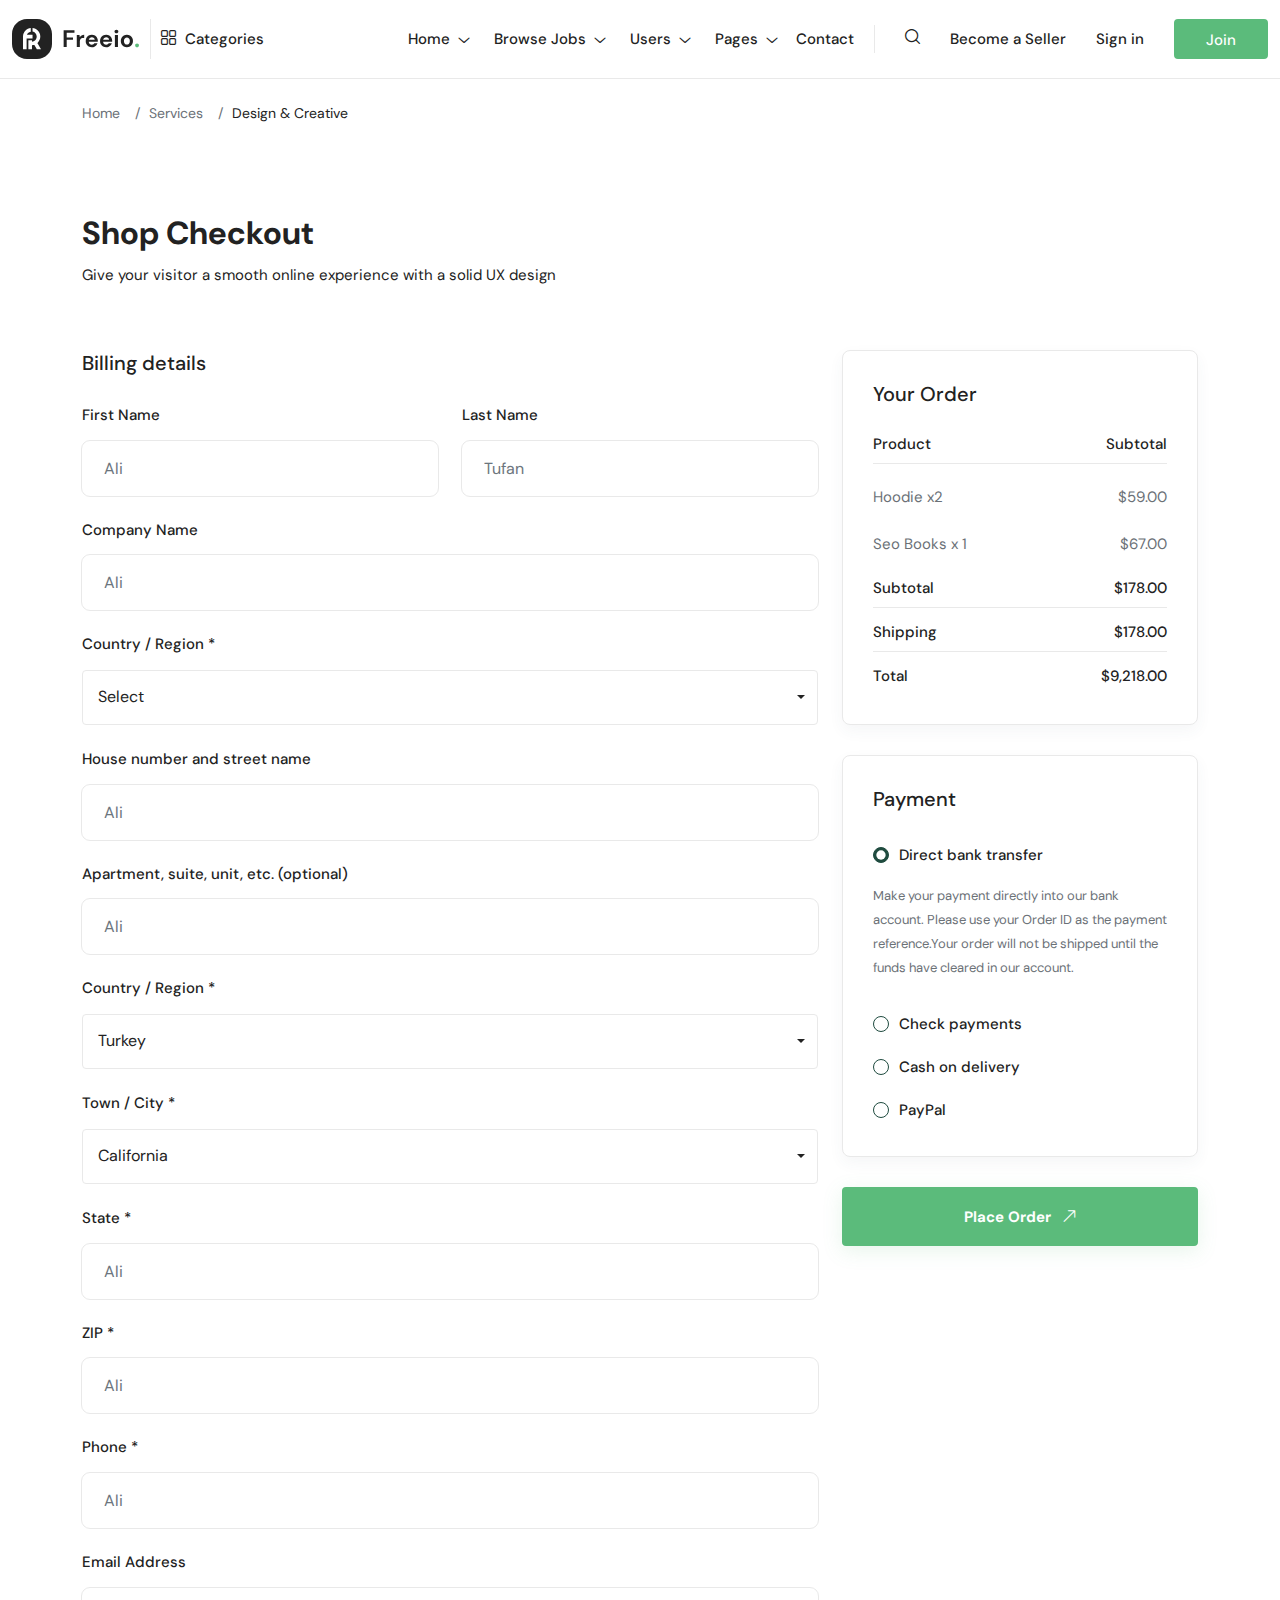
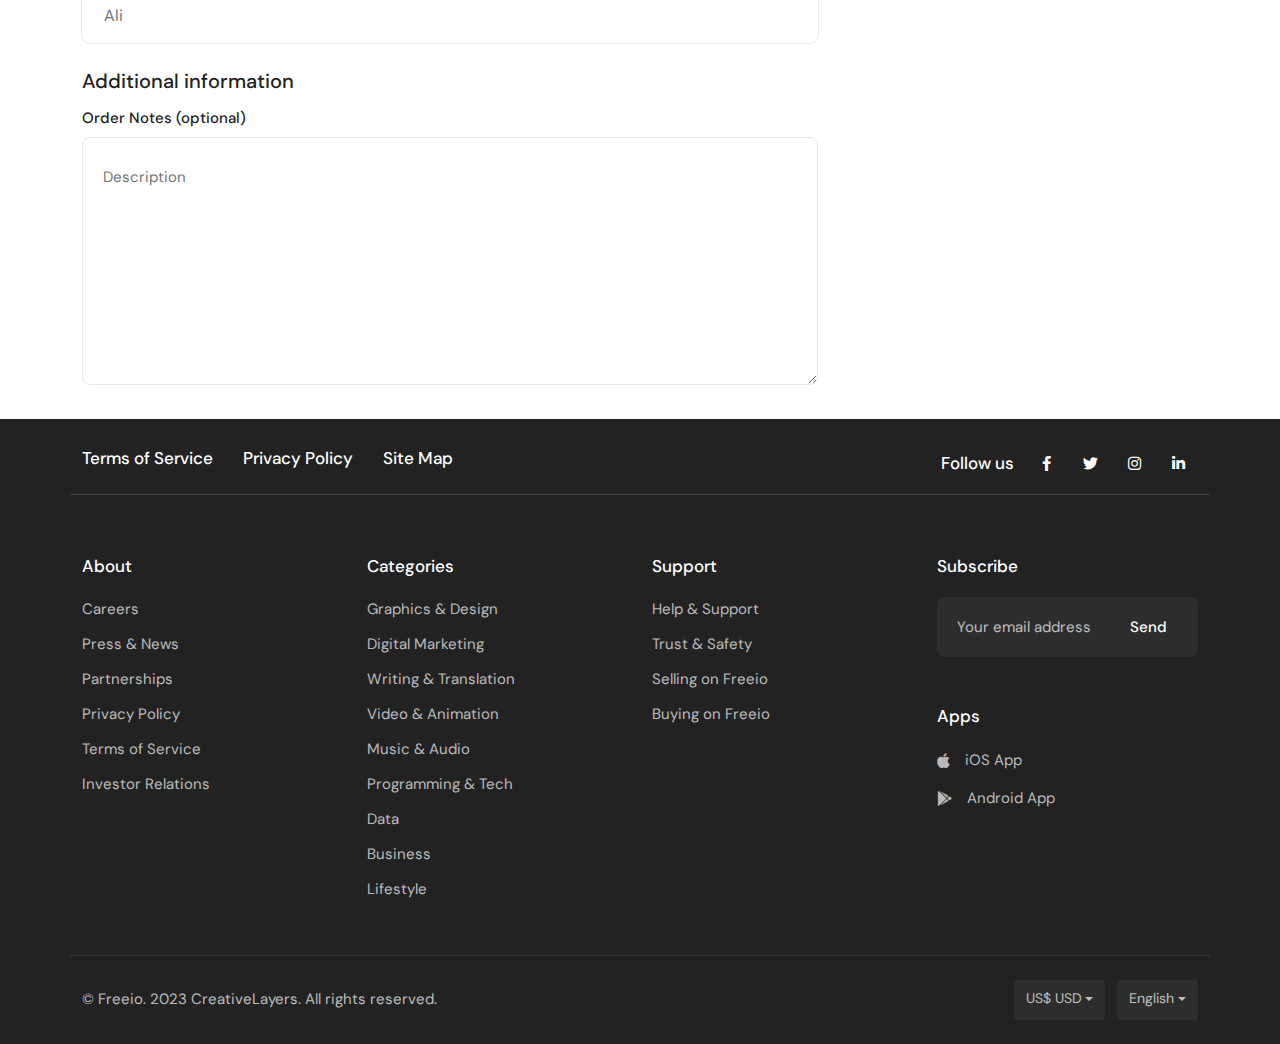
<file: formulaire.html>
<!DOCTYPE html>
<html dir="ltr" lang="en">

<!-- Mirrored from creativelayers.net/themes/freeio-html/page-shop-checkout.html by HTTrack Website Copier/3.x [XR&CO'2014], Thu, 28 Sep 2023 16:25:25 GMT -->
<head>
<meta charset="utf-8">
<meta http-equiv="X-UA-Compatible" content="IE=edge">
<meta name="viewport" content="width=device-width, initial-scale=1">
<meta name="keywords" content="bidding, fiverr, freelance marketplace, freelancers, freelancing, gigs, hiring, job board, job portal, job posting, jobs marketplace, peopleperhour, proposals, sell services, upwork">
<meta name="description" content="Freeio - Freelance Marketplace HTML Template">
<meta name="CreativeLayers" content="ATFN">
<!-- css file -->
<link rel="stylesheet" href="css/bootstrap.min.css">
<link rel="stylesheet" href="css/ace-responsive-menu.css">
<link rel="stylesheet" href="css/menu.css">
<link rel="stylesheet" href="css/fontawesome.css">
<link rel="stylesheet" href="css/flaticon.css">
<link rel="stylesheet" href="css/bootstrap-select.min.css">
<link rel="stylesheet" href="css/ud-custom-spacing.css">
<link rel="stylesheet" href="css/style.css">
<link rel="stylesheet" href="css/animate.css">
<link rel="stylesheet" href="css/jquery-ui.min.css">
<!-- Responsive stylesheet -->
<link rel="stylesheet" href="css/responsive.css">
<!-- Title -->
<title>Freeio - Freelance Marketplace HTML Template</title>
<!-- Favicon -->
<link href="images/favicon.ico" sizes="128x128" rel="shortcut icon" type="image/x-icon" />
<link href="images/favicon.ico" sizes="128x128" rel="shortcut icon" />
<!-- Apple Touch Icon -->
<link href="images/apple-touch-icon-60x60.png" sizes="60x60" rel="apple-touch-icon">
<link href="images/apple-touch-icon-72x72.png" sizes="72x72" rel="apple-touch-icon">
<link href="images/apple-touch-icon-114x114.png" sizes="114x114" rel="apple-touch-icon">
<link href="images/apple-touch-icon-180x180.png" sizes="180x180" rel="apple-touch-icon">

<!-- HTML5 shim and Respond.js for IE8 support of HTML5 elements and media queries -->
<!-- WARNING: Respond.js doesn't work if you view the page via file:// -->
<!--[if lt IE 9]>
<script src="https://oss.maxcdn.com/html5shiv/3.7.3/html5shiv.min.js"></script>
<script src="https://oss.maxcdn.com/respond/1.4.2/respond.min.js"></script>
<![endif]-->
</head>
<body>
<div class="wrapper ovh">
  <div class="preloader"></div>
  
  <!-- Main Header Nav -->
  <header class="header-nav nav-innerpage-style main-menu">
    <!-- Ace Responsive Menu -->
    <nav class="posr"> 
      <div class="container-fluid posr menu_bdrt1">
        <div class="row align-items-center justify-content-between">
          <div class="col-auto pe-0">
            <div class="d-flex align-items-center">
              <a class="header-logo bdrr1 pr30 pr5-xl" href="index.html"><img src="images/header-logo-dark.svg" alt="Header Logo"></a>
              <div class="home1_style">
                <div id="mega-menu">
                  <a class="btn-mega fw500" href="#"><span class="pl30 pl10-xl pr5 fz15 vam flaticon-menu"></span> Categories</a>
                  <ul class="menu ps-0">
                    <li> <a class="dropdown" href="#"> <span class="menu-icn flaticon-developer"></span> <span class="menu-title">Development & IT</span> </a>
                      <div class="drop-menu d-flex justify-content-between">
                        <div class="one-third">
                          <div class="h6 cat-title">Web & App Design</div>
                          <ul class="ps-0 mb40">
                            <li><a href="#">Website Design</a></li>
                            <li><a href="#">App DesignUX Design</a></li>
                            <li><a href="#">Landing Page Design</a></li>
                            <li><a href="#">Icon Design</a></li>
                          </ul>
                          <div class="h6 cat-title">Marketing Design</div>
                          <ul class="ps-0 mb-0">
                            <li><a href="#">Social Media Design</a></li>
                            <li><a href="#">Email Design</a></li>
                            <li><a href="#">Web Banners</a></li>
                            <li><a href="#">Signage Design</a></li>
                          </ul>
                        </div>
                        <div class="one-third">
                          <div class="h6 cat-title">Art & Illustration</div>
                          <ul class="ps-0 mb40">
                            <li><a href="#">Illustration</a></li>
                            <li><a href="#">NFT Art</a></li>
                            <li><a href="#">Pattern Design</a></li>
                            <li><a href="#">Portraits & Caricatures</a></li>
                            <li><a href="#">Cartoons & Comics</a></li>
                            <li><a href="#">Tattoo Design</a></li>
                            <li><a href="#">Storyboards</a></li>
                          </ul>
                          <div class="h6 cat-title">Gaming</div>
                          <ul class="ps-0 mb-0">
                            <li><a href="#">Game Art</a></li>
                            <li><a href="#">Graphics for Streamers</a></li>
                            <li><a href="#">Twitch Store</a></li>
                          </ul>
                        </div>
                        <div class="one-third">
                          <div class="h6 cat-title">Visual Design</div>
                          <ul class="ps-0 mb40">
                            <li><a href="#">Image Editing</a></li>
                            <li><a href="#">Presentation Design</a></li>
                            <li><a href="#">Infographic Design</a></li>
                            <li><a href="#">Vector Tracing</a></li>
                            <li><a href="#">Resume Design</a></li>
                          </ul>
                          <div class="h6 cat-title">Print Design</div>
                          <ul class="ps-0 mb-0">
                            <li><a href="#">T-Shirts & Merchandise</a></li>
                            <li><a href="#">Flyer Design</a></li>
                            <li><a href="#">Brochure Design</a></li>
                            <li><a href="#">Poster Design</a></li>
                            <li><a href="#">Catalog Design</a></li>
                          </ul>
                        </div>
                      </div>
                    </li>
                    <li> <a class="dropdown" href="#"> <span class="menu-icn flaticon-web-design-1"></span> <span class="menu-title">Design & Creative</span> </a>
                      <div class="drop-menu d-flex justify-content-between">
                        <div class="one-third">
                          <div class="h6 cat-title">Web & App Design</div>
                          <ul class="ps-0 mb40">
                            <li><a href="#">Website Design</a></li>
                            <li><a href="#">App DesignUX Design</a></li>
                            <li><a href="#">Landing Page Design</a></li>
                            <li><a href="#">Icon Design</a></li>
                          </ul>
                          <div class="h6 cat-title">Marketing Design</div>
                          <ul class="ps-0 mb-0">
                            <li><a href="#">Social Media Design</a></li>
                            <li><a href="#">Email Design</a></li>
                            <li><a href="#">Web Banners</a></li>
                            <li><a href="#">Signage Design</a></li>
                          </ul>
                        </div>
                        <div class="one-third">
                          <div class="h6 cat-title">Art & Illustration</div>
                          <ul class="ps-0 mb40">
                            <li><a href="#">Illustration</a></li>
                            <li><a href="#">NFT Art</a></li>
                            <li><a href="#">Pattern Design</a></li>
                            <li><a href="#">Portraits & Caricatures</a></li>
                            <li><a href="#">Cartoons & Comics</a></li>
                            <li><a href="#">Tattoo Design</a></li>
                            <li><a href="#">Storyboards</a></li>
                          </ul>
                          <div class="h6 cat-title">Gaming</div>
                          <ul class="ps-0 mb-0">
                            <li><a href="#">Game Art</a></li>
                            <li><a href="#">Graphics for Streamers</a></li>
                            <li><a href="#">Twitch Store</a></li>
                          </ul>
                        </div>
                        <div class="one-third">
                          <div class="h6 cat-title">Visual Design</div>
                          <ul class="ps-0 mb40">
                            <li><a href="#">Image Editing</a></li>
                            <li><a href="#">Presentation Design</a></li>
                            <li><a href="#">Infographic Design</a></li>
                            <li><a href="#">Vector Tracing</a></li>
                            <li><a href="#">Resume Design</a></li>
                          </ul>
                          <div class="h6 cat-title">Print Design</div>
                          <ul class="ps-0 mb-0">
                            <li><a href="#">T-Shirts & Merchandise</a></li>
                            <li><a href="#">Flyer Design</a></li>
                            <li><a href="#">Brochure Design</a></li>
                            <li><a href="#">Poster Design</a></li>
                            <li><a href="#">Catalog Design</a></li>
                          </ul>
                        </div>
                      </div>
                    </li>
                    <li> <a class="dropdown" href="#"> <span class="menu-icn flaticon-digital-marketing"></span> <span class="menu-title">Digital Marketing</span> </a>
                      <div class="drop-menu d-flex justify-content-between">
                        <div class="one-third">
                          <div class="h6 cat-title">Web & App Design</div>
                          <ul class="ps-0 mb40">
                            <li><a href="#">Website Design</a></li>
                            <li><a href="#">App DesignUX Design</a></li>
                            <li><a href="#">Landing Page Design</a></li>
                            <li><a href="#">Icon Design</a></li>
                          </ul>
                          <div class="h6 cat-title">Marketing Design</div>
                          <ul class="ps-0 mb-0">
                            <li><a href="#">Social Media Design</a></li>
                            <li><a href="#">Email Design</a></li>
                            <li><a href="#">Web Banners</a></li>
                            <li><a href="#">Signage Design</a></li>
                          </ul>
                        </div>
                        <div class="one-third">
                          <div class="h6 cat-title">Art & Illustration</div>
                          <ul class="ps-0 mb40">
                            <li><a href="#">Illustration</a></li>
                            <li><a href="#">NFT Art</a></li>
                            <li><a href="#">Pattern Design</a></li>
                            <li><a href="#">Portraits & Caricatures</a></li>
                            <li><a href="#">Cartoons & Comics</a></li>
                            <li><a href="#">Tattoo Design</a></li>
                            <li><a href="#">Storyboards</a></li>
                          </ul>
                          <div class="h6 cat-title">Gaming</div>
                          <ul class="ps-0 mb-0">
                            <li><a href="#">Game Art</a></li>
                            <li><a href="#">Graphics for Streamers</a></li>
                            <li><a href="#">Twitch Store</a></li>
                          </ul>
                        </div>
                        <div class="one-third">
                          <div class="h6 cat-title">Visual Design</div>
                          <ul class="ps-0 mb40">
                            <li><a href="#">Image Editing</a></li>
                            <li><a href="#">Presentation Design</a></li>
                            <li><a href="#">Infographic Design</a></li>
                            <li><a href="#">Vector Tracing</a></li>
                            <li><a href="#">Resume Design</a></li>
                          </ul>
                          <div class="h6 cat-title">Print Design</div>
                          <ul class="ps-0 mb-0">
                            <li><a href="#">T-Shirts & Merchandise</a></li>
                            <li><a href="#">Flyer Design</a></li>
                            <li><a href="#">Brochure Design</a></li>
                            <li><a href="#">Poster Design</a></li>
                            <li><a href="#">Catalog Design</a></li>
                          </ul>
                        </div>
                      </div>
                    </li>
                    <li> <a class="dropdown" href="#"> <span class="menu-icn flaticon-translator"></span> <span class="menu-title">Writing & Translation</span> </a>
                      <div class="drop-menu d-flex justify-content-between">
                        <div class="one-third">
                          <div class="h6 cat-title">Web & App Design</div>
                          <ul class="ps-0 mb40">
                            <li><a href="#">Website Design</a></li>
                            <li><a href="#">App DesignUX Design</a></li>
                            <li><a href="#">Landing Page Design</a></li>
                            <li><a href="#">Icon Design</a></li>
                          </ul>
                          <div class="h6 cat-title">Marketing Design</div>
                          <ul class="ps-0 mb-0">
                            <li><a href="#">Social Media Design</a></li>
                            <li><a href="#">Email Design</a></li>
                            <li><a href="#">Web Banners</a></li>
                            <li><a href="#">Signage Design</a></li>
                          </ul>
                        </div>
                        <div class="one-third">
                          <div class="h6 cat-title">Art & Illustration</div>
                          <ul class="ps-0 mb40">
                            <li><a href="#">Illustration</a></li>
                            <li><a href="#">NFT Art</a></li>
                            <li><a href="#">Pattern Design</a></li>
                            <li><a href="#">Portraits & Caricatures</a></li>
                            <li><a href="#">Cartoons & Comics</a></li>
                            <li><a href="#">Tattoo Design</a></li>
                            <li><a href="#">Storyboards</a></li>
                          </ul>
                          <div class="h6 cat-title">Gaming</div>
                          <ul class="ps-0 mb-0">
                            <li><a href="#">Game Art</a></li>
                            <li><a href="#">Graphics for Streamers</a></li>
                            <li><a href="#">Twitch Store</a></li>
                          </ul>
                        </div>
                        <div class="one-third">
                          <div class="h6 cat-title">Visual Design</div>
                          <ul class="ps-0 mb40">
                            <li><a href="#">Image Editing</a></li>
                            <li><a href="#">Presentation Design</a></li>
                            <li><a href="#">Infographic Design</a></li>
                            <li><a href="#">Vector Tracing</a></li>
                            <li><a href="#">Resume Design</a></li>
                          </ul>
                          <div class="h6 cat-title">Print Design</div>
                          <ul class="ps-0 mb-0">
                            <li><a href="#">T-Shirts & Merchandise</a></li>
                            <li><a href="#">Flyer Design</a></li>
                            <li><a href="#">Brochure Design</a></li>
                            <li><a href="#">Poster Design</a></li>
                            <li><a href="#">Catalog Design</a></li>
                          </ul>
                        </div>
                      </div>
                    </li>
                    <li> <a class="dropdown" href="#"> <span class="menu-icn flaticon-microphone"></span> <span class="menu-title">Music & Audio</span> </a>
                      <div class="drop-menu d-flex justify-content-between">
                        <div class="one-third">
                          <div class="h6 cat-title">Web & App Design</div>
                          <ul class="ps-0 mb40">
                            <li><a href="#">Website Design</a></li>
                            <li><a href="#">App DesignUX Design</a></li>
                            <li><a href="#">Landing Page Design</a></li>
                            <li><a href="#">Icon Design</a></li>
                          </ul>
                          <div class="h6 cat-title">Marketing Design</div>
                          <ul class="ps-0 mb-0">
                            <li><a href="#">Social Media Design</a></li>
                            <li><a href="#">Email Design</a></li>
                            <li><a href="#">Web Banners</a></li>
                            <li><a href="#">Signage Design</a></li>
                          </ul>
                        </div>
                        <div class="one-third">
                          <div class="h6 cat-title">Art & Illustration</div>
                          <ul class="ps-0 mb40">
                            <li><a href="#">Illustration</a></li>
                            <li><a href="#">NFT Art</a></li>
                            <li><a href="#">Pattern Design</a></li>
                            <li><a href="#">Portraits & Caricatures</a></li>
                            <li><a href="#">Cartoons & Comics</a></li>
                            <li><a href="#">Tattoo Design</a></li>
                            <li><a href="#">Storyboards</a></li>
                          </ul>
                          <div class="h6 cat-title">Gaming</div>
                          <ul class="ps-0 mb-0">
                            <li><a href="#">Game Art</a></li>
                            <li><a href="#">Graphics for Streamers</a></li>
                            <li><a href="#">Twitch Store</a></li>
                          </ul>
                        </div>
                        <div class="one-third">
                          <div class="h6 cat-title">Visual Design</div>
                          <ul class="ps-0 mb40">
                            <li><a href="#">Image Editing</a></li>
                            <li><a href="#">Presentation Design</a></li>
                            <li><a href="#">Infographic Design</a></li>
                            <li><a href="#">Vector Tracing</a></li>
                            <li><a href="#">Resume Design</a></li>
                          </ul>
                          <div class="h6 cat-title">Print Design</div>
                          <ul class="ps-0 mb-0">
                            <li><a href="#">T-Shirts & Merchandise</a></li>
                            <li><a href="#">Flyer Design</a></li>
                            <li><a href="#">Brochure Design</a></li>
                            <li><a href="#">Poster Design</a></li>
                            <li><a href="#">Catalog Design</a></li>
                          </ul>
                        </div>
                      </div>
                    </li>
                    <li> <a class="dropdown" href="#"> <span class="menu-icn flaticon-video-file"></span> <span class="menu-title">Video & Animation</span> </a>
                      <div class="drop-menu d-flex justify-content-between">
                        <div class="one-third">
                          <div class="h6 cat-title">Web & App Design</div>
                          <ul class="ps-0 mb40">
                            <li><a href="#">Website Design</a></li>
                            <li><a href="#">App DesignUX Design</a></li>
                            <li><a href="#">Landing Page Design</a></li>
                            <li><a href="#">Icon Design</a></li>
                          </ul>
                          <div class="h6 cat-title">Marketing Design</div>
                          <ul class="ps-0 mb-0">
                            <li><a href="#">Social Media Design</a></li>
                            <li><a href="#">Email Design</a></li>
                            <li><a href="#">Web Banners</a></li>
                            <li><a href="#">Signage Design</a></li>
                          </ul>
                        </div>
                        <div class="one-third">
                          <div class="h6 cat-title">Art & Illustration</div>
                          <ul class="ps-0 mb40">
                            <li><a href="#">Illustration</a></li>
                            <li><a href="#">NFT Art</a></li>
                            <li><a href="#">Pattern Design</a></li>
                            <li><a href="#">Portraits & Caricatures</a></li>
                            <li><a href="#">Cartoons & Comics</a></li>
                            <li><a href="#">Tattoo Design</a></li>
                            <li><a href="#">Storyboards</a></li>
                          </ul>
                          <div class="h6 cat-title">Gaming</div>
                          <ul class="ps-0 mb-0">
                            <li><a href="#">Game Art</a></li>
                            <li><a href="#">Graphics for Streamers</a></li>
                            <li><a href="#">Twitch Store</a></li>
                          </ul>
                        </div>
                        <div class="one-third">
                          <div class="h6 cat-title">Visual Design</div>
                          <ul class="ps-0 mb40">
                            <li><a href="#">Image Editing</a></li>
                            <li><a href="#">Presentation Design</a></li>
                            <li><a href="#">Infographic Design</a></li>
                            <li><a href="#">Vector Tracing</a></li>
                            <li><a href="#">Resume Design</a></li>
                          </ul>
                          <div class="h6 cat-title">Print Design</div>
                          <ul class="ps-0 mb-0">
                            <li><a href="#">T-Shirts & Merchandise</a></li>
                            <li><a href="#">Flyer Design</a></li>
                            <li><a href="#">Brochure Design</a></li>
                            <li><a href="#">Poster Design</a></li>
                            <li><a href="#">Catalog Design</a></li>
                          </ul>
                        </div>
                      </div>
                    </li>
                    <li> <a class="dropdown" href="#"> <span class="menu-icn flaticon-ruler"></span> <span class="menu-title">Engineering & Architecture</span> </a>
                      <div class="drop-menu d-flex justify-content-between">
                        <div class="one-third">
                          <div class="h6 cat-title">Web & App Design</div>
                          <ul class="ps-0 mb40">
                            <li><a href="#">Website Design</a></li>
                            <li><a href="#">App DesignUX Design</a></li>
                            <li><a href="#">Landing Page Design</a></li>
                            <li><a href="#">Icon Design</a></li>
                          </ul>
                          <div class="h6 cat-title">Marketing Design</div>
                          <ul class="ps-0 mb-0">
                            <li><a href="#">Social Media Design</a></li>
                            <li><a href="#">Email Design</a></li>
                            <li><a href="#">Web Banners</a></li>
                            <li><a href="#">Signage Design</a></li>
                          </ul>
                        </div>
                        <div class="one-third">
                          <div class="h6 cat-title">Art & Illustration</div>
                          <ul class="ps-0 mb40">
                            <li><a href="#">Illustration</a></li>
                            <li><a href="#">NFT Art</a></li>
                            <li><a href="#">Pattern Design</a></li>
                            <li><a href="#">Portraits & Caricatures</a></li>
                            <li><a href="#">Cartoons & Comics</a></li>
                            <li><a href="#">Tattoo Design</a></li>
                            <li><a href="#">Storyboards</a></li>
                          </ul>
                          <div class="h6 cat-title">Gaming</div>
                          <ul class="ps-0 mb-0">
                            <li><a href="#">Game Art</a></li>
                            <li><a href="#">Graphics for Streamers</a></li>
                            <li><a href="#">Twitch Store</a></li>
                          </ul>
                        </div>
                        <div class="one-third">
                          <div class="h6 cat-title">Visual Design</div>
                          <ul class="ps-0 mb40">
                            <li><a href="#">Image Editing</a></li>
                            <li><a href="#">Presentation Design</a></li>
                            <li><a href="#">Infographic Design</a></li>
                            <li><a href="#">Vector Tracing</a></li>
                            <li><a href="#">Resume Design</a></li>
                          </ul>
                          <div class="h6 cat-title">Print Design</div>
                          <ul class="ps-0 mb-0">
                            <li><a href="#">T-Shirts & Merchandise</a></li>
                            <li><a href="#">Flyer Design</a></li>
                            <li><a href="#">Brochure Design</a></li>
                            <li><a href="#">Poster Design</a></li>
                            <li><a href="#">Catalog Design</a></li>
                          </ul>
                        </div>
                      </div>
                    </li>
                    <li> <a class="dropdown" href="#"> <span class="menu-icn flaticon-goal"></span> <span class="menu-title">Finance & Accounting</span> </a>
                      <div class="drop-menu d-flex justify-content-between">
                        <div class="one-third">
                          <div class="h6 cat-title">Web & App Design</div>
                          <ul class="ps-0 mb40">
                            <li><a href="#">Website Design</a></li>
                            <li><a href="#">App DesignUX Design</a></li>
                            <li><a href="#">Landing Page Design</a></li>
                            <li><a href="#">Icon Design</a></li>
                          </ul>
                          <div class="h6 cat-title">Marketing Design</div>
                          <ul class="ps-0 mb-0">
                            <li><a href="#">Social Media Design</a></li>
                            <li><a href="#">Email Design</a></li>
                            <li><a href="#">Web Banners</a></li>
                            <li><a href="#">Signage Design</a></li>
                          </ul>
                        </div>
                        <div class="one-third">
                          <div class="h6 cat-title">Art & Illustration</div>
                          <ul class="ps-0 mb40">
                            <li><a href="#">Illustration</a></li>
                            <li><a href="#">NFT Art</a></li>
                            <li><a href="#">Pattern Design</a></li>
                            <li><a href="#">Portraits & Caricatures</a></li>
                            <li><a href="#">Cartoons & Comics</a></li>
                            <li><a href="#">Tattoo Design</a></li>
                            <li><a href="#">Storyboards</a></li>
                          </ul>
                          <div class="h6 cat-title">Gaming</div>
                          <ul class="ps-0 mb-0">
                            <li><a href="#">Game Art</a></li>
                            <li><a href="#">Graphics for Streamers</a></li>
                            <li><a href="#">Twitch Store</a></li>
                          </ul>
                        </div>
                        <div class="one-third">
                          <div class="h6 cat-title">Visual Design</div>
                          <ul class="ps-0 mb40">
                            <li><a href="#">Image Editing</a></li>
                            <li><a href="#">Presentation Design</a></li>
                            <li><a href="#">Infographic Design</a></li>
                            <li><a href="#">Vector Tracing</a></li>
                            <li><a href="#">Resume Design</a></li>
                          </ul>
                          <div class="h6 cat-title">Print Design</div>
                          <ul class="ps-0 mb-0">
                            <li><a href="#">T-Shirts & Merchandise</a></li>
                            <li><a href="#">Flyer Design</a></li>
                            <li><a href="#">Brochure Design</a></li>
                            <li><a href="#">Poster Design</a></li>
                            <li><a href="#">Catalog Design</a></li>
                          </ul>
                        </div>
                      </div>
                    </li>
                  </ul>
                </div>
              </div>
            </div>
          </div>
          <div class="col-auto">
            <div class="d-flex align-items-center">
              <!-- Responsive Menu Structure-->
              <ul id="respMenu" class="ace-responsive-menu" data-menu-style="horizontal">
                <li class="visible_list"> <a class="list-item" href="#"><span class="title">Home</span></a>
                  <!-- Level Two-->
                  <ul>
                    <li><a href="index.html">Home V1</a></li>
                    <li><a href="index2.html">Home V2</a></li>
                    <li><a href="index3.html">Home V3</a></li>
                    <li><a href="index4.html">Home V4</a></li>
                    <li><a href="index5.html">Home V5</a></li>
                    <li><a href="index6.html">Home V6</a></li>
                    <li><a href="index7.html">Home V7</a></li>
                    <li><a href="index8.html">Home V8</a></li>
                    <li><a href="index9.html">Home V9</a></li>
                    <li><a href="index10.html">Home V10</a></li>
                  </ul>
                </li>
                <li class="visible_list"> <a class="list-item" href="#"><span class="title">Browse Jobs</span></a>
                  <ul >
                    <li> <a href="#"><span class="title">Services</span></a>
                      <ul>
                        <li><a href="page-service-v1.html">Service v1</a></li>
                        <li><a href="page-service-v2.html">Service v2</a></li>
                        <li><a href="page-service-v3.html">Service v3</a></li>
                        <li><a href="page-service-v4.html">Service v4</a></li>
                        <li><a href="page-service-v5.html">Service v5</a></li>
                        <li><a href="page-service-v6.html">Service v6</a></li>
                        <li><a href="page-service-v7.html">Service v7</a></li>
                        <li><a href="page-service-all.html">Service All</a></li>
                        <li><a href="page-service-single.html">Service Single</a></li>
                      </ul>
                    </li>
                    <li> <a href="#"><span class="title">Projects</span></a>
                      <ul>
                        <li><a href="page-project-v1.html">Project v1</a></li>
                        <li><a href="page-project-single.html">Project Single</a></li>
                      </ul>
                    </li>
                    <li> <a href="#"><span class="title">Job View</span></a>
                      <ul>
                        <li><a href="page-job-list-v1.html">Job list v1</a></li>
                        <li><a href="page-job-list-v2.html">Job list v2</a></li>
                        <li><a href="page-job-list-v3.html">Job list V3</a></li>
                        <li><a href="page-job-list-single.html">Job Single</a></li>
                      </ul>
                    </li>
                  </ul>
                </li>
                <li class="visible_list"> <a class="list-item" href="#"><span class="title">Users</span></a>
                  <ul>
                    <li> <a href="#"><span class="title">Dashboard</span></a>
                      <ul>
                        <li><a href="page-dashboard.html">Dashboard</a></li>
                        <li><a href="page-dashboard-proposal.html">Proposal</a></li>
                        <li><a href="page-dashboard-save.html">Saved</a></li>
                        <li><a href="page-dashboard-message.html">Message</a></li>
                        <li><a href="page-dashboard-reviews.html">Reviews</a></li>
                        <li><a href="page-dashboard-invoice.html">Invoice</a></li>
                        <li><a href="page-dashboard-payouts.html">Payouts</a></li>
                        <li><a href="page-dashboard-statement.html">Statement</a></li>
                        <li><a href="page-dashboard-manage-service.html">Manage Service</a></li>
                        <li><a href="page-dashboard-add-service.html">Add Services</a></li>
                        <li><a href="page-dashboard-manage-jobs.html">Manage Jobs</a></li>
                        <li><a href="page-dashboard-manage-project.html">Manage Project</a></li>
                        <li><a href="page-dashboard-create-project.html">Create Project</a></li>
                        <li><a href="page-dashboard-profile.html">My Profile</a></li>
                      </ul>
                    </li>
                    <li> <a href="#"><span class="title">Employee</span></a>
                      <ul>
                        <li><a href="page-employee-v1.html">Employee V1</a></li>
                        <li><a href="page-employee-v2.html">Employee V2</a></li>
                        <li><a href="page-employee-single.html">Employee Single</a></li>
                      </ul>
                    </li>
                    <li> <a href="#"><span class="title">Freelancer</span></a>
                      <ul>
                        <li><a href="page-freelancer-v1.html">Freelancer V1</a></li>
                        <li><a href="page-freelancer-v2.html">Freelancer V2</a></li>
                        <li><a href="page-freelancer-v3.html">Freelancer V3</a></li>
                        <li><a href="page-freelancer-single.html">Freelancer Single</a></li>
                      </ul>
                    </li>
                    <li> <a href="page-become-seller.html"><span class="title">Become Seller</span></a></li>
                  </ul>
                </li>
                <li class="visible_list"> <a class="list-item" href="#"><span class="title">Pages</span></a>
                  <ul>
                    <li> <a href="#"><span class="title">About</span></a>
                      <ul>
                        <li><a href="page-about.html">About v1</a></li>
                        <li><a href="page-about-v2.html">About v2</a></li>
                      </ul>
                    </li>
                    <li> <a href="#"><span class="title">Blog</span></a>
                      <ul>
                        <li><a href="page-blog-v1.html">List V1</a></li>
                        <li><a href="page-blog-v2.html">List V2</a></li>
                        <li><a href="page-blog-v3.html">List V3</a></li>
                        <li><a href="page-blog-single.html">Single</a></li>
                      </ul>
                    </li>
                    <li> <a href="#"><span class="title">Shop</span></a>
                      <ul>
                        <li><a href="page-shop.html">List</a></li>
                        <li><a href="page-shop-single.html">Single</a></li>
                        <li><a href="page-shop-cart.html">Cart</a></li>
                        <li><a href="page-shop-checkout.html">Checkout</a></li>
                        <li><a href="page-shop-order.html">Order</a></li>
                      </ul>
                    </li>
                    <li><a href="page-contact.html">Contact</a></li>
                    <li><a href="page-error.html">404</a></li>
                    <li><a href="page-faq.html">Faq</a></li>
                    <li><a href="page-help.html">Help</a></li>
                    <li><a href="page-invoice.html">Invoices</a></li>
                    <li><a href="page-login.html">Login</a></li>
                    <li><a href="page-pricing.html">Pricing</a></li>
                    <li><a href="page-register.html">Register</a></li>
                    <li><a href="page-terms.html">Terms</a></li>
                    <li><a href="page-ui-element.html">UI Elements</a></li>
                  </ul>
                </li>
                <li> <a class="list-item" href="page-contact.html">Contact</a></li>
              </ul>
              <a class="login-info bdrl1 pl15-lg pl30" data-bs-toggle="modal" href="#exampleModalToggle" role="button"><span class="flaticon-loupe"></span></a>
              <a class="login-info mx15-lg mx30" href="page-become-seller.html"><span class="d-none d-xl-inline-block">Become a</span> Seller</a>
              <a class="login-info mr15-lg mr30" href="page-login.html">Sign in</a>
              <a class="ud-btn btn-thm add-joining" href="page-register.html">Join</a>
            </div>
          </div>
        </div>
      </div>
    </nav>
  </header>
  <!-- Search Modal -->
  <div class="search-modal">
    <div class="modal fade" id="exampleModalToggle" aria-hidden="true" aria-labelledby="exampleModalToggleLabel" tabindex="-1">
      <div class="modal-dialog modal-lg">
        <div class="modal-content">
          <div class="modal-header">
            <h5 class="modal-title" id="exampleModalToggleLabel"></h5>
            <button type="button" class="btn-close" data-bs-dismiss="modal" aria-label="Close"><i class="fal fa-xmark"></i></button>
          </div>
          <div class="modal-body">
            <div class="popup-search-field search_area">
              <input type="text" class="form-control border-0" placeholder="What service are you looking for today?">
              <label><span class="far fa-magnifying-glass"></span></label>
              <button class="ud-btn btn-thm" type="submit">Search</button>
            </div>
          </div>
        </div>
      </div>
    </div>
  </div>

  <div class="hiddenbar-body-ovelay"></div>

  <!-- Mobile Nav  -->
  <div id="page" class="mobilie_header_nav stylehome1">
    <div class="mobile-menu">
      <div class="header bdrb1">
        <div class="menu_and_widgets">
          <div class="mobile_menu_bar d-flex justify-content-between align-items-center">
            <a class="mobile_logo" href="#"><img src="images/header-logo-dark.svg" alt=""></a>
            <div class="right-side text-end">
              <a class="" href="page-login.html">join</a>
              <a class="menubar ml30" href="#menu"><img src="images/mobile-dark-nav-icon.svg" alt=""></a>
            </div>
          </div>
        </div>
        <div class="posr"><div class="mobile_menu_close_btn"><span class="far fa-times"></span></div></div>
      </div>
    </div>
    <!-- /.mobile-menu -->
    <nav id="menu" class="">
      <ul>
        <li><span>Home</span>
          <ul>
            <li><a href="index.html">Home V1</a></li>
            <li><a href="index2.html">Home V2</a></li>
            <li><a href="index3.html">Home V3</a></li>
            <li><a href="index4.html">Home V4</a></li>
            <li><a href="index5.html">Home V5</a></li>
            <li><a href="index6.html">Home V6</a></li>
            <li><a href="index7.html">Home V7</a></li>
            <li><a href="index8.html">Home V8</a></li>
            <li><a href="index9.html">Home V9</a></li>
            <li><a href="index10.html">Home V10</a></li>
          </ul>
        </li>
        <li><span>Browse Jobs</span>
          <ul>
            <li><span>Services</span>
              <ul>
                <li><a href="page-service-v1.html">Service v1</a></li>
                <li><a href="page-service-v2.html">Service v2</a></li>
                <li><a href="page-service-v3.html">Service v3</a></li>
                <li><a href="page-service-v4.html">Service v4</a></li>
                <li><a href="page-service-v5.html">Service v5</a></li>
                <li><a href="page-service-v6.html">Service v6</a></li>
                <li><a href="page-service-v7.html">Service v7</a></li>
                <li><a href="page-service-all.html">Service All</a></li>
                <li><a href="page-service-single.html">Service Single</a></li>
              </ul>
            </li>
            <li><span>Projects</span>
              <ul>
                <li><a href="page-project-v1.html">Project v1</a></li>
                <li><a href="page-project-single.html">Project Single</a></li>
              </ul>
            </li>
            <li><span>Job View</span>
              <ul>
                <li><a href="page-job-list-v1.html">Job list v1</a></li>
                <li><a href="page-job-list-v2.html">Job list v2</a></li>
                <li><a href="page-job-list-v3.html">Job list V3</a></li>
                <li><a href="page-job-list-single.html">Job Single</a></li>
              </ul>
            </li>
          </ul>
        </li>
        <li><span>Users</span>
          <ul>
            <li><span>Dashboard</span>
              <ul>
                <li><a href="page-dashboard.html">Dashboard</a></li>
                <li><a href="page-dashboard-proposal.html">Proposal</a></li>
                <li><a href="page-dashboard-save.html">Saved</a></li>
                <li><a href="page-dashboard-message.html">Message</a></li>
                <li><a href="page-dashboard-reviews.html">Reviews</a></li>
                <li><a href="page-dashboard-invoice.html">Invoice</a></li>
                <li><a href="page-dashboard-payouts.html">Payouts</a></li>
                <li><a href="page-dashboard-statement.html">Statement</a></li>
                <li><a href="page-dashboard-manage-service.html">Manage Service</a></li>
                <li><a href="page-dashboard-add-service.html">Add Services</a></li>
                <li><a href="page-dashboard-manage-jobs.html">Manage Jobs</a></li>
                <li><a href="page-dashboard-manage-project.html">Manage Project</a></li>
                <li><a href="page-dashboard-create-project.html">Create Project</a></li>
                <li><a href="page-dashboard-profile.html">My Profile</a></li>
              </ul>
            </li>
            <li><span>Employee</span>
              <ul>
                <li><a href="page-employee-v1.html">Employee V1</a></li>
                <li><a href="page-employee-v2.html">Employee V2</a></li>
                <li><a href="page-employee-single.html">Employee Single</a></li>
              </ul>
            </li>
            <li><span>Freelancer</span>
              <ul>
                <li><a href="page-freelancer-v1.html">Freelancer V1</a></li>
                <li><a href="page-freelancer-v2.html">Freelancer V2</a></li>
                <li><a href="page-freelancer-v3.html">Freelancer V3</a></li>
                <li><a href="page-freelancer-single.html">Freelancer Single</a></li>
              </ul>
            </li>
            <li><a href="page-become-seller.html">Become Seller</a></li>
          </ul>
        </li>
        <li><span>Pages</span>
          <ul>
            <li><span>About</span>
              <ul>
                <li><a href="page-about.html">About v1</a></li>
                <li><a href="page-about-v2.html">About v2</a></li>
              </ul>
            </li>
            <li><span>Shop</span>
              <ul>
                <li><a href="page-shop.html">List</a></li>
                <li><a href="page-shop-single.html">Single</a></li>
                <li><a href="page-shop-cart.html">Cart</a></li>
                <li><a href="page-shop-checkout.html">Checkout</a></li>
                <li><a href="page-shop-order.html">Order</a></li>
              </ul>
            </li>
            <li><a href="page-contact.html">Contact</a></li>
            <li><a href="page-error.html">404</a></li>
            <li><a href="page-faq.html">Faq</a></li>
            <li><a href="page-help.html">Help</a></li>
            <li><a href="page-invoice.html">Invoices</a></li>
            <li><a href="page-login.html">Login</a></li>
            <li><a href="page-pricing.html">Pricing</a></li>
            <li><a href="page-register.html">Register</a></li>
            <li><a href="page-terms.html">Terms</a></li>
            <li><a href="page-ui-element.html">UI Elements</a></li>
          </ul>
        </li>
        <li><span>Blog</span>
          <ul>
            <li><a href="page-blog-v1.html">List V1</a></li>
            <li><a href="page-blog-v2.html">List V2</a></li>
            <li><a href="page-blog-v3.html">List V3</a></li>
            <li><a href="page-blog-single.html">Single</a></li>
          </ul>
        </li>
        <!-- Only for Mobile View -->
      </ul>
    </nav>
  </div>

  <div class="body_content">
    <!-- Blog Section -->
    <section class="breadcumb-section">
      <div class="container">
        <div class="row">
          <div class="col-lg-12">
            <div class="breadcumb-style1">
              <div class="breadcumb-list">
                <a href="#">Home</a>
                <a href="#">Services</a>
                <a href="#">Design & Creative</a>
              </div>
            </div>
          </div>
        </div>
      </div>
    </section>
    <section class="pt40 pb0">
      <div class="container">
        <div class="row">
          <div class="col-lg-12">
            <div class="main-title">
              <h2 class="title">Shop Checkout</h2>
              <p class="text mb-0">Give your visitor a smooth online experience with a solid UX design</p>
            </div>
          </div>
        </div>
      </div>
    </section>

    <!-- Shop Checkout Area -->
    <section class="shop-checkout pt-0">
      <div class="container">
        <div class="row wow fadeInUp" data-wow-delay="300ms">
          <div class="col-md-7 col-lg-8">
            <div class="checkout_form">
              <h4 class="title mb30">Billing details</h4>
              <div class="checkout_coupon">
                <form class="form2" id="coupon_form" name="contact_form" method="post">
                  <div class="row">
                    <div class="col-sm-6">
                      <div class="mb25">
                        <h6 class="mb15">First Name</h6>
                        <input class="form-control" type="text" placeholder="Ali">
                      </div>
                    </div>
                    <div class="col-sm-6">
                      <div class="mb25">
                        <h6 class="mb15">Last Name</h6>
                        <input class="form-control" type="text" placeholder="Tufan">
                      </div>
                    </div>
                    <div class="col-sm-12">
                      <div class="mb25">
                        <h6 class="mb15">Company Name</h6>
                        <input class="form-control" type="text" placeholder="Ali">
                      </div>
                    </div>
                    <div class="col-lg-12">
                      <div class="mb25">
                        <h6 class="mb15">Country / Region *</h6>
                        <div class="bootselect-multiselect">
                          <select class="selectpicker">
                            <option>Select</option>
                            <option>Turkey</option>
                            <option>United Kingdom</option>
                            <option>United State</option>
                            <option>Ukraine</option>
                            <option>Uruguay</option>
                            <option>UK</option>
                            <option>Uzbekistan</option>
                          </select>
                        </div>
                      </div>
                    </div>
                    <div class="col-sm-12">
                      <div class="mb25">
                        <h6 class="mb15">House number and street name</h6>
                        <input class="form-control" type="text" placeholder="Ali">
                      </div>
                    </div>
                    <div class="col-sm-12">
                      <div class="mb25">
                        <h6 class="mb15">Apartment, suite, unit, etc. (optional)</h6>
                        <input class="form-control" type="text" placeholder="Ali">
                      </div>
                    </div>
                    <div class="col-lg-12">
                      <div class="mb25">
                        <h6 class="mb15">Country / Region *</h6>
                        <div class="bootselect-multiselect">
                          <select class="selectpicker">
                            <option>Turkey</option>
                            <option>United Kingdom</option>
                            <option>United State</option>
                            <option>Ukraine</option>
                            <option>Uruguay</option>
                            <option>UK</option>
                            <option>Uzbekistan</option>
                          </select>
                        </div>
                      </div>
                    </div>
                    <div class="col-lg-12">
                      <div class="mb25">
                        <h6 class="mb15">Town / City *</h6>
                        <div class="bootselect-multiselect">
                          <select class="selectpicker">
                            <option data-tokens="California">California</option>
                            <option data-tokens="Chicago">Chicago</option>
                            <option data-tokens="LosAngeles">Los Angeles</option>
                            <option data-tokens="Manhattan">Manhattan</option>
                            <option data-tokens="NewJersey">New Jersey</option>
                            <option data-tokens="NewYork">New York</option>
                            <option data-tokens="SanDiego">San Diego</option>
                            <option data-tokens="SanFrancisco">San Francisco</option>
                            <option data-tokens="Texas">Texas</option>
                          </select>
                        </div>
                      </div>
                    </div>
                    <div class="col-sm-12">
                      <div class="mb25">
                        <h6 class="mb15">State *</h6>
                        <input class="form-control" type="text" placeholder="Ali">
                      </div>
                    </div>
                    <div class="col-sm-12">
                      <div class="mb25">
                        <h6 class="mb15">ZIP *</h6>
                        <input class="form-control" type="text" placeholder="Ali">
                      </div>
                    </div>
                    <div class="col-sm-12">
                      <div class="mb25">
                        <h6 class="mb15">Phone *</h6>
                        <input class="form-control" type="text" placeholder="Ali">
                      </div>
                    </div>
                    <div class="col-sm-12">
                      <div class="mb25">
                        <h6 class="mb15">Email Address</h6>
                        <input class="form-control" type="email" placeholder="Ali">
                      </div>
                    </div>
                    <div class="col-sm-12">
                      <div class="mb25">
                        <h4 class="mb15" class="mb15">Additional information</h4>
                        <h6>Order Notes (optional)</h6>
                        <textarea name="form_message" class="" rows="7" placeholder="Description"></textarea>
                      </div>
                    </div>
                  </div>
                </form>
              </div>
            </div>
          </div>
          <div class="col-md-5 col-lg-4">
            <div class="shop-sidebar ms-md-auto">
              <div class="order_sidebar_widget mb30 default-box-shadow1">
                <h4 class="title">Your Order</h4>
                <ul class="p-0 mb-0">
                  <li class="bdrb1 mb20"><h6>Product <span class="float-end">Subtotal</span></h6></li>
                  <li class="mb20"><p class="body-color">Hoodie x2 <span class="float-end">$59.00</span></p></li>
                  <li class="mb20"><p class="body-color">Seo Books x 1 <span class="float-end">$67.00</span></p></li>
                  <li class=" bdrb1 mb15"><h6>Subtotal <span class="float-end">$178.00</span></h6></li>
                  <li class=" bdrb1 mb15"><h6>Shipping <span class="float-end">$178.00</span></h6></li>
                  <li><h6>Total <span class="float-end">$9,218.00</span></h6></li>
                </ul>
              </div>
              <div class="payment_widget default-box-shadow1">
                <h4 class="title">Payment</h4>
                <div class="radio-element">
                  <div class="form-check d-flex align-items-center mb15">
                    <input class="form-check-input" type="radio" name="flexRadioDefault" id="flexRadioDefault1" checked="checked">
                    <label class="form-check-label" for="flexRadioDefault1">Direct bank transfer</label>
                  </div>
                  <div class="pw-details">
                    <p class="fz13 mb30">Make your payment directly into our bank account. Please use your Order ID as the payment reference.Your order will not be shipped until the funds have cleared in our account.</p>
                  </div>
                  <div class="form-check d-flex align-items-center mb15">
                    <input class="form-check-input" type="radio" name="flexRadioDefault" id="flexRadioDefault2">
                    <label class="form-check-label" for="flexRadioDefault2">Check payments</label>
                  </div>
                  <div class="form-check d-flex align-items-center mb15">
                    <input class="form-check-input" type="radio" name="flexRadioDefault" id="flexRadioDefault3">
                    <label class="form-check-label" for="flexRadioDefault3">Cash on delivery</label>
                  </div>
                  <div class="form-check d-flex align-items-center">
                    <input class="form-check-input" type="radio" name="flexRadioDefault" id="flexRadioDefault4">
                    <label class="form-check-label" for="flexRadioDefault4">PayPal</label>
                  </div>
                </div>
              </div>
              <div class="d-grid default-box-shadow2">
                <button class="ud-btn btn-thm">Place Order<i class="fal fa-arrow-right-long"></i></button>
              </div>
            </div>
          </div>
        </div>
      </div>
    </section>

    <!-- Our Footer --> 
    <section class="footer-style1 pt25 pb-0">
      <div class="container">
        <div class="row bb-white-light pb10 mb60">
          <div class="col-md-7">
            <div class="d-block text-center text-md-start justify-content-center justify-content-md-start d-md-flex align-items-center mb-3 mb-md-0">
              <a class="fz17 fw500 text-white mr15-md mr30" href="#">Terms of Service</a>
              <a class="fz17 fw500 text-white mr15-md mr30" href="#">Privacy Policy</a>
              <a class="fz17 fw500 text-white" href="#">Site Map</a>
            </div>
          </div>
          <div class="col-md-5">
            <div class="social-widget text-center text-md-end">
              <div class="social-style1">
                <a class="text-white me-2 fw500 fz17" href="#">Follow us</a>
                <a href="#"><i class="fab fa-facebook-f list-inline-item"></i></a>
                <a href="#"><i class="fab fa-twitter list-inline-item"></i></a>
                <a href="#"><i class="fab fa-instagram list-inline-item"></i></a>
                <a href="#"><i class="fab fa-linkedin-in list-inline-item"></i></a>
              </div>
            </div>
          </div>
        </div>
        <div class="row">
          <div class="col-sm-6 col-lg-3">
            <div class="link-style1 mb-4 mb-sm-5">
              <h5 class="text-white mb15">About</h5>
              <div class="link-list">
                <a href="#">Careers</a>
                <a href="#">Press & News</a>
                <a href="#">Partnerships</a>
                <a href="#">Privacy Policy</a>
                <a href="#">Terms of Service</a>
                <a href="#">Investor Relations</a>
              </div>
            </div>
          </div>
          <div class="col-sm-6 col-lg-3">
            <div class="link-style1 mb-4 mb-sm-5">
              <h5 class="text-white mb15">Categories</h5>
              <ul class="ps-0">
                <li><a href="#">Graphics & Design</a></li>
                <li><a href="#">Digital Marketing</a></li>
                <li><a href="#">Writing & Translation</a></li>
                <li><a href="#">Video & Animation</a></li>
                <li><a href="#">Music & Audio</a></li>
                <li><a href="#">Programming & Tech</a></li>
                <li><a href="#">Data</a></li>
                <li><a href="#">Business</a></li>
                <li><a href="#">Lifestyle</a></li>
              </ul>
            </div>
          </div>
          <div class="col-sm-6 col-lg-3">
            <div class="link-style1 mb-4 mb-sm-5">
              <h5 class="text-white mb15">Support</h5>
              <ul class="ps-0">
                <li><a href="#">Help & Support</a></li>
                <li><a href="#">Trust & Safety</a></li>
                <li><a href="#">Selling on Freeio</a></li>
                <li><a href="#">Buying on Freeio</a></li>
              </ul>
            </div>
          </div>
          <div class="col-sm-6 col-lg-3">
            <div class="footer-widget">
              <div class="footer-widget mb-4 mb-sm-5">
                <div class="mailchimp-widget">
                  <h5 class="title text-white mb20">Subscribe</h5>
                  <div class="mailchimp-style1">
                    <input type="email" class="form-control" placeholder="Your email address">
                    <button type="submit">Send</button>
                  </div>
                </div>
              </div>
              <div class="app-widget mb-4 mb-sm-5">
                <h5 class="title text-white mb20">Apps</h5>
                <div class="row mb-4 mb-lg-5">
                  <div class="col-lg-12">
                    <a class="app-list d-flex align-items-center mb10" href="#">
                      <i class="fab fa-apple fz17 mr15"></i>
                      <h6 class="app-title fz15 fw400 mb-0">iOS App</h6>
                    </a>
                    <a class="app-list d-flex align-items-center" href="#">
                      <i class="fab fa-google-play fz15 mr15"></i>
                      <h6 class="app-title fz15 fw400 mb-0">Android App</h6>
                    </a>
                  </div>
                </div>
              </div>
            </div>
          </div>
        </div>
      </div>
      <div class="container white-bdrt1 py-4">
        <div class="row align-items-center">
          <div class="col-md-6">
            <div class="text-center text-lg-start">
              <p class="copyright-text mb-2 mb-md-0 text-white-light ff-heading">© Freeio. 2023 CreativeLayers. All rights reserved.</p>
            </div>
          </div>
          <div class="col-md-6">
            <div class="footer_bottom_right_btns text-center text-lg-end">
              <ul class="p-0 m-0">
                <li class="list-inline-item">
                  <select class="selectpicker show-tick">
                    <option>US$ USD</option>
                    <option>Euro</option>
                    <option>Pound</option>
                  </select>
                </li>
                <li class="list-inline-item">
                  <select class="selectpicker show-tick">
                    <option>English</option>
                    <option>Frenc</option>
                    <option>Italian</option>
                    <option>Spanish</option>
                    <option>Turkey</option>
                  </select>
                </li>
              </ul>
            </div>
          </div>
        </div>
      </div>
    </section>
    <a class="scrollToHome" href="#"><i class="fas fa-angle-up"></i></a>
  </div>
</div>
<!-- Wrapper End --> 
<script src="js/jquery-3.6.4.min.js"></script>
<script src="js/jquery-migrate-3.0.0.min.js"></script>
<script src="js/popper.min.js"></script>
<script src="js/bootstrap.min.js"></script>
<script src="js/bootstrap-select.min.js"></script>
<script src="js/jquery.mmenu.all.js"></script>
<script src="js/ace-responsive-menu.js"></script>
<script src="js/jquery-scrolltofixed-min.js"></script>
<script src="js/wow.min.js"></script>
<!-- Custom script for all pages -->
<script src="js/script.js"></script>
</body>

<!-- Mirrored from creativelayers.net/themes/freeio-html/page-shop-checkout.html by HTTrack Website Copier/3.x [XR&CO'2014], Thu, 28 Sep 2023 16:25:26 GMT -->
</html>
</file>
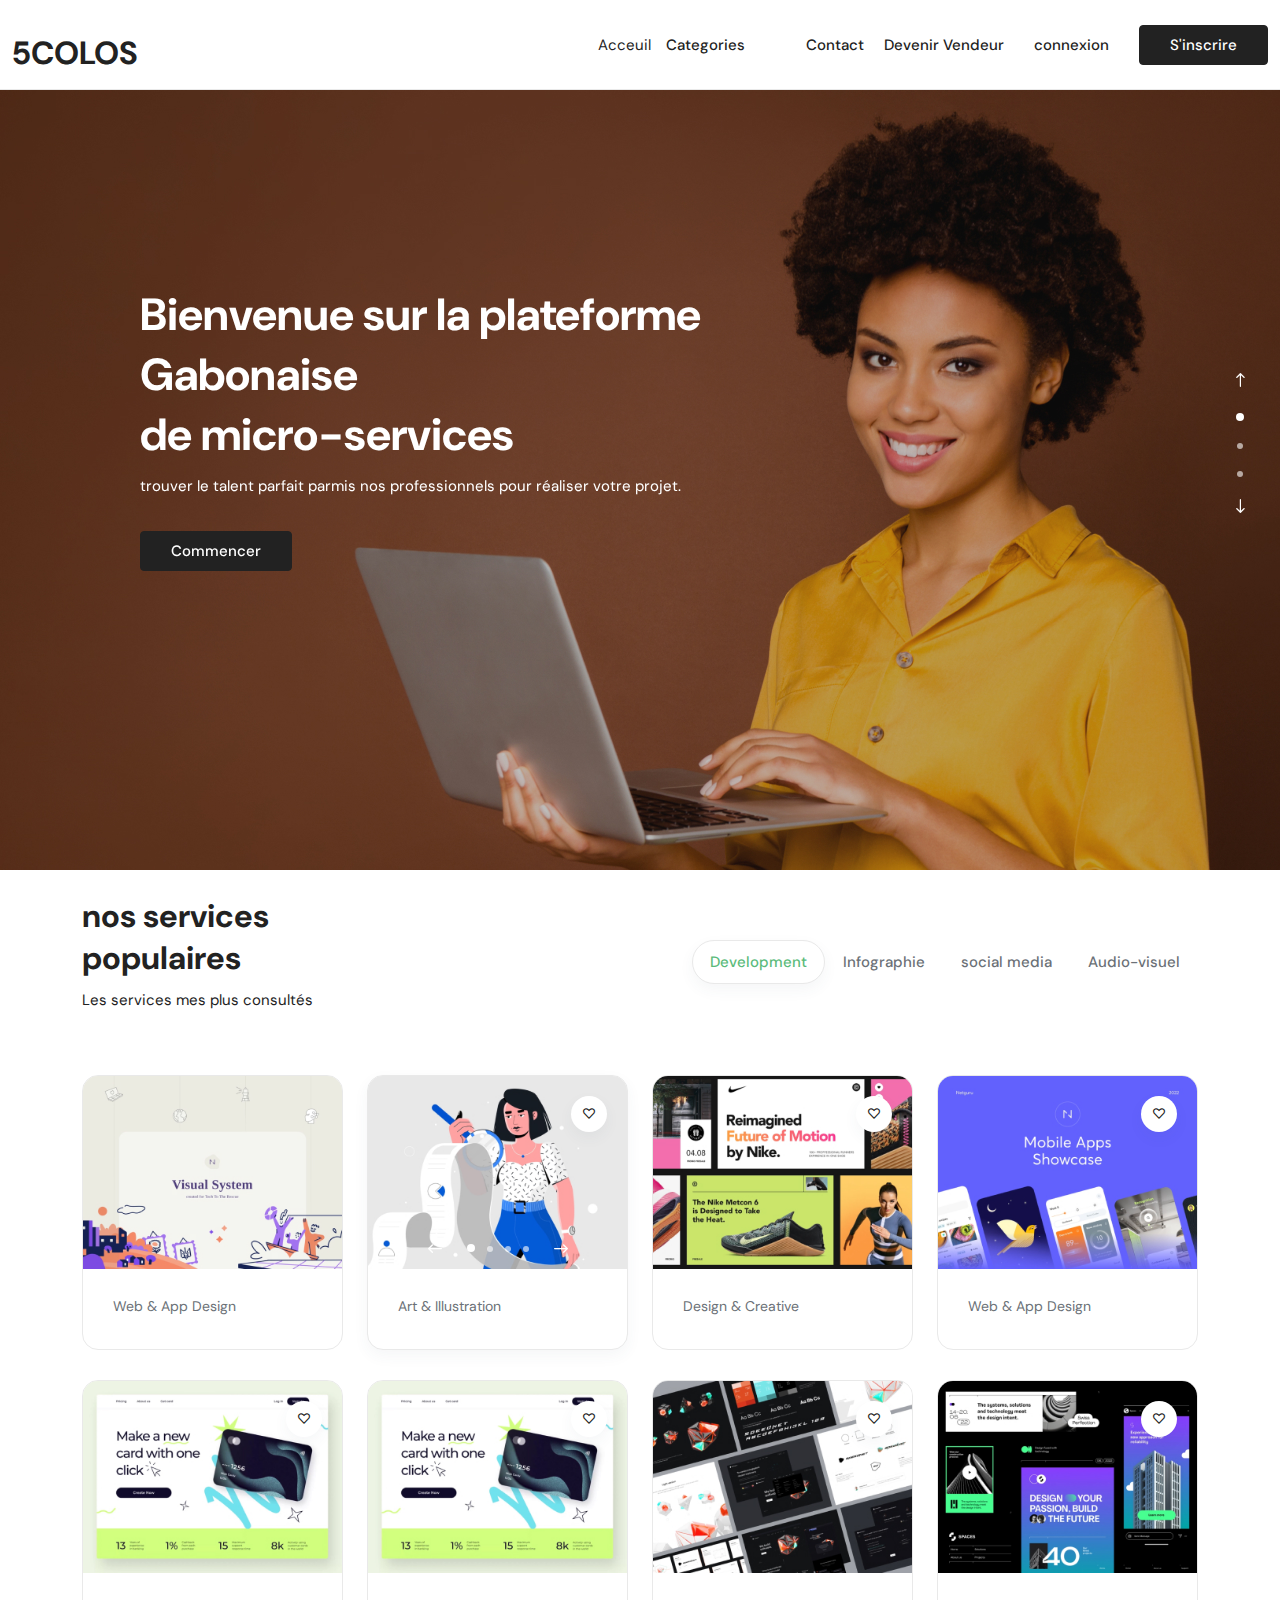
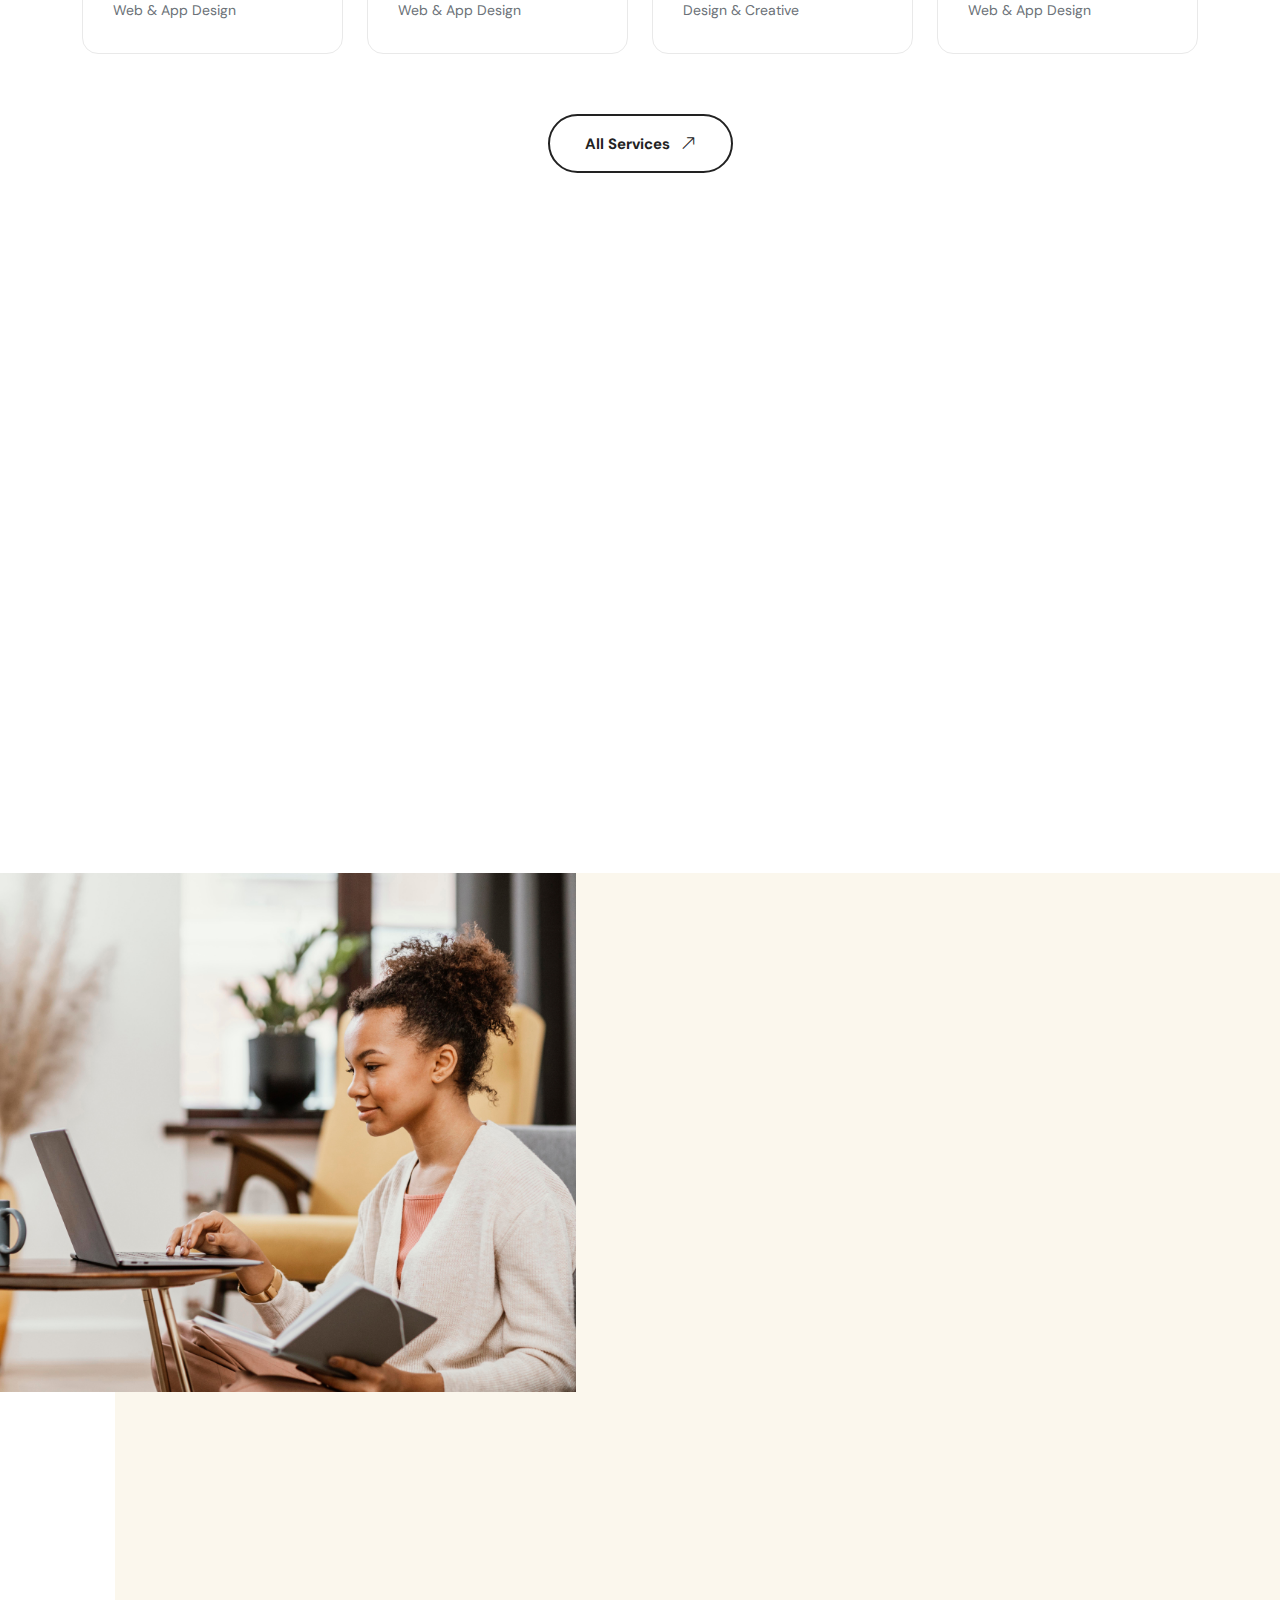
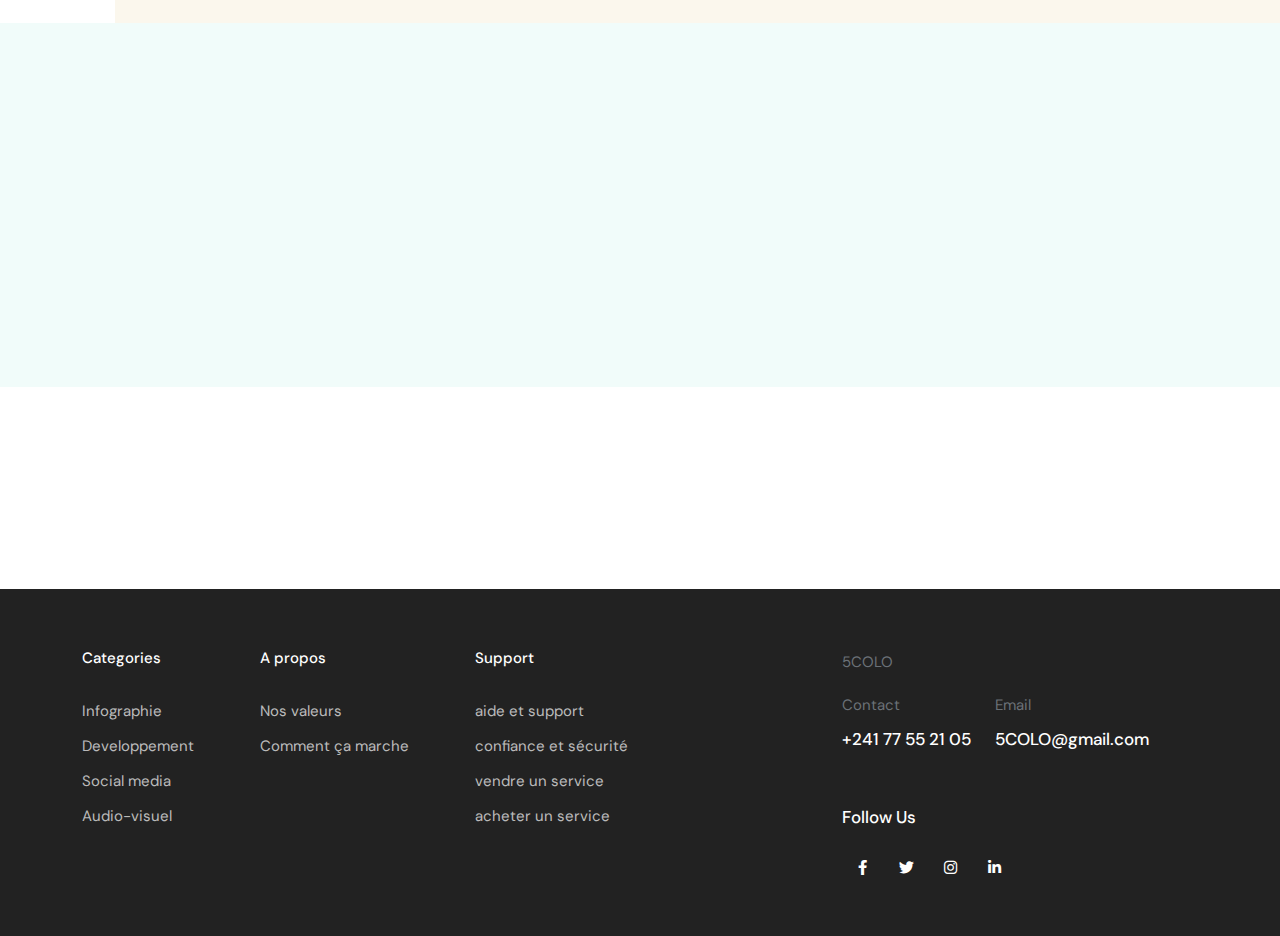
<file: index9.html>
<!DOCTYPE html>
<html dir="ltr" lang="en">

<!-- Mirrored from creativelayers.net/themes/freeio-html/index9.html by HTTrack Website Copier/3.x [XR&CO'2014], Thu, 28 Sep 2023 16:23:38 GMT -->
<head>
<meta charset="utf-8">
<meta http-equiv="X-UA-Compatible" content="IE=edge">
<meta name="viewport" content="width=device-width, initial-scale=1">
<meta name="keywords" content="bidding, fiverr, freelance marketplace, freelancers, freelancing, gigs, hiring, job board, job portal, job posting, jobs marketplace, peopleperhour, proposals, sell services, upwork">
<meta name="description" content="Freeio - Freelance Marketplace HTML Template">
<meta name="CreativeLayers" content="ATFN">
<!-- css file -->
<link rel="stylesheet" href="css/bootstrap.min.css">
<link rel="stylesheet" href="css/jquery-ui.min.css">
<link rel="stylesheet" href="css/ace-responsive-menu.css">
<link rel="stylesheet" href="css/menu.css">
<link rel="stylesheet" href="css/fontawesome.css">
<link rel="stylesheet" href="css/flaticon.css">
<link rel="stylesheet" href="css/bootstrap-select.min.css">
<link rel="stylesheet" href="css/animate.css">
<link rel="stylesheet" href="css/slider.css">
<link rel="stylesheet" href="css/style.css">
<link rel="stylesheet" href="css/ud-custom-spacing.css">
<!-- Responsive stylesheet -->
<link rel="stylesheet" href="css/responsive.css">
<!-- Title -->
<title>5COLOS</title>

<!-- Apple Touch Icon -->
<link href="images/apple-touch-icon-60x60.png" sizes="60x60" rel="apple-touch-icon">
<link href="images/apple-touch-icon-72x72.png" sizes="72x72" rel="apple-touch-icon">
<link href="images/apple-touch-icon-114x114.png" sizes="114x114" rel="apple-touch-icon">
<link href="images/apple-touch-icon-180x180.png" sizes="180x180" rel="apple-touch-icon">

<!-- HTML5 shim and Respond.js for IE8 support of HTML5 elements and media queries -->
<!-- WARNING: Respond.js doesn't work if you view the page via file:// -->
<!--[if lt IE 9]>
<script src="https://oss.maxcdn.com/html5shiv/3.7.3/html5shiv.min.js"></script>
<script src="https://oss.maxcdn.com/respond/1.4.2/respond.min.js"></script>
<![endif]-->

</head>
<body>
<div class="wrapper ovh">
  <div class="preloader"></div>
  
  <!-- Main Header Nav -->
  <header class="header-nav nav-innerpage-style stricky main-menu bdrb1">
    <!-- Ace Responsive Menu -->
    <nav class="posr"> 
      <div class="container-fluid posr menu_bdrt1">
        <div class="row align-items-center justify-content-between">
          <div class="col-auto">
            <div class="d-flex align-items-center justify-content-between">
              <div class="logos mr20">
                <a class="header-logo logo2" href="index9.html"><h2>5COLOS</h2></a>
              </div>
              <div class="home1_style bdrl1">
              </div>
            </div>
          </div>
          <div class="col-auto">
            <div class="d-flex align-items-center">
              <li class="visible_list"> <a class="list-item" href="index9.html"><span class="title">Acceuil</span></a></li>
              <div class="home1_style ">
                <div id="mega-menu">
                  <a class="btn-mega fw500" href="#"><span class="pl30 pl10-xl pr5 fz15 vam "></span> Categories</a>
                  <ul class="menu ps-0">
                    <li> <a class="dropdown" href="page-service-v1.html"><span class="menu-title">Infographie</span> </a>
                      
                    </li>
                    <li> <a class="dropdown" href="page-service-v1.html"> <span class="menu-title">Developpement</span> </a>
                    </li>
                    <li> <a class="dropdown" href="page-service-v1.html"> <span class="menu-title">Social Media</span> </a>
                     
                    </li>
                    <li> <a class="dropdown" href="page-service-v1.html"><span class="menu-title">Audio-visuel</span> </a>
                  
                  </ul>
                </div>
              </div>
              <!-- Responsive Menu Structure-->
              <ul id="respMenu" class="ace-responsive-menu" data-menu-style="horizontal">
                <li> <a class="list-item" href="page-contact.html">Contact</a></li>
              </ul>

              <!-- <a class="login-info mx15-lg mx30" href="page-become-seller.html"><span class="d-none d-xl-inline-block">Become a</span> Seller</a> -->
              <a class="login-info mr15-lg mr30" href="#">Devenir Vendeur</a>
              <a class="login-info mr15-lg mr30" href="page-login.html">connexion</a>
              <a class="ud-btn btn-dark add-joining" href="page-register.html">S'inscrire</a>
            </div>
          </div>
        </div>
      </div>
    </nav>
  </header>

  <!-- Mobile Nav  -->
  <div id="page" class="mobilie_header_nav stylehome1">
    <div class="mobile-menu">
      <div class="header bdrb1">
        <div class="menu_and_widgets">
          <div class="mobile_menu_bar d-flex justify-content-between align-items-center">
            <a class="mobile_logo" href="#"><img src="images/header-logo-dark.svg" alt=""></a>
            <div class="right-side text-end">
              <a class="" href="page-contact.html">Contact</a>
              <a class="menubar ml30" href="#menu"><img src="images/mobile-dark-nav-icon.svg" alt=""></a>
            </div>
          </div>
        </div>
        <div class="posr"><div class="mobile_menu_close_btn"><span class="far fa-times"></span></div></div>
      </div>
    </div>
    <!-- /.mobile-menu -->
    <nav id="menu" class="">
      <ul>
        <li><span>catégorie</span>
          <ul>
            <li><a href="page-service-v1.html">Infographie</a><span></span></li>
            <li><a href="page-service-v1.html">Developpement Web</a><span></span></li>
            <li><a href="page-service-v1.html">Social Media</a><span></span></li>
            <li><a href="page-service-v1.html">Audio-visuel</a><span></span></li>
            
        </li>
        <!-- <li><span>Users</span>
          <ul>
            <li><span>Dashboard</span>
              <ul>
                <li><a href="page-dashboard.html">Dashboard</a></li>
                <li><a href="page-dashboard-proposal.html">Proposal</a></li>
                <li><a href="page-dashboard-save.html">Saved</a></li>
                <li><a href="page-dashboard-message.html">Message</a></li>
                <li><a href="page-dashboard-reviews.html">Reviews</a></li>
                <li><a href="page-dashboard-invoice.html">Invoice</a></li>
                <li><a href="page-dashboard-payouts.html">Payouts</a></li>
                <li><a href="page-dashboard-statement.html">Statement</a></li>
                <li><a href="page-dashboard-manage-service.html">Manage Service</a></li>
                <li><a href="page-dashboard-add-service.html">Add Services</a></li>
                <li><a href="page-dashboard-manage-jobs.html">Manage Jobs</a></li>
                <li><a href="page-dashboard-manage-project.html">Manage Project</a></li>
                <li><a href="page-dashboard-create-project.html">Create Project</a></li>
                <li><a href="page-dashboard-profile.html">My Profile</a></li>
              </ul>
            </li>
            <li><span>Employee</span>
              <ul>
                <li><a href="page-employee-v1.html">Employee V1</a></li>
                <li><a href="page-employee-v2.html">Employee V2</a></li>
                <li><a href="page-employee-single.html">Employee Single</a></li>
              </ul>
            </li>
            <li><span>Freelancer</span>
              <ul>
                <li><a href="page-freelancer-v1.html">Freelancer V1</a></li>
                <li><a href="page-freelancer-v2.html">Freelancer V2</a></li>
                <li><a href="page-freelancer-v3.html">Freelancer V3</a></li>
                <li><a href="page-freelancer-single.html">Freelancer Single</a></li>
              </ul>
            </li>
            <li><a href="page-become-seller.html">Become Seller</a></li>
          </ul>
        </li>
        -->
        <!-- Only for Mobile View -->
      </ul>
    </nav>
  </div>

  <div class="body_content">
    <!-- Home Banner Style V1 -->
    <section class="hero-home10 p-0 overflow-hidden">
      <div class="container-fluid p-0">
        <div class="row">
          <div class="col-lg-12">
            <div class="main-banner-wrapper home9-hero-content">
              <div class="navi_pagi_vertical_right dots_nav_light banner-style-one slider-1-grid owl-theme owl-carousel">
                <div class="slide slide-one" style="background-image: url(images/home/home-2.jpg);"></div>
                <div class="slide slide-one" style="background-image: url(images/home/home-3.jpg);"></div>
                <div class="slide slide-one" style="background-image: url(images/home/home-1.jpg);"></div>
              </div>
              <!-- /.carousel-btn-block banner-carousel-btn --> 
            </div>
            <!-- /.main-banner-wrapper --> 
          </div>
        </div>
      </div>
      <div class="home1-banner-content at-home9">
        <div class="container">
          <div class="row">
            <div class="col-xl-7">
              <h3 class="banner-title">Bienvenue sur la plateforme Gabonaise   <br class="d-none d-lg-block">de micro-services</h3>
              <p class="banner-text text-white ff-heading mb30">trouver le talent parfait parmis nos professionnels pour réaliser votre projet.</p>
              <a href="#" class="ud-btn btn-dark add-joining">Commencer</a>
              
            </div>
          </div>
        </div>
      </div>
    </section>
  
    <!-- Popular Services -->
    <section class="pt-0 pb-0 pb30-md">
      <div class="container">
        <div class="row align-items-center wow fadeInUp">
          <div class="col-xl-3">
            <div class="main-title mb30-lg">
              <h2 class="title">nos services populaires</h2>
              <p class="paragraph">Les services mes plus consultés</p>
            </div>
          </div>
          <div class="col-xl-9">
            <div class="navpill-style2 at-home9 mb50-lg">
              <ul class="nav nav-pills mb20 justify-content-xl-end" id="pills-tab" role="tablist">
                <li class="nav-item" role="presentation">
                  <button class="nav-link active fw500 dark-color" id="pills-home-tab" data-bs-toggle="pill" data-bs-target="#pills-home" type="button" role="tab" aria-controls="pills-home" aria-selected="true">Development </button>
                </li>
                <li class="nav-item" role="presentation">
                  <button class="nav-link fw500 dark-color" id="pills-profile-tab" data-bs-toggle="pill" data-bs-target="#pills-profile" type="button" role="tab" aria-controls="pills-profile" aria-selected="false"> Infographie</button>
                </li>
                <li class="nav-item" role="presentation">
                  <button class="nav-link fw500 dark-color" id="pills-contact-tab" data-bs-toggle="pill" data-bs-target="#pills-contact" type="button" role="tab" aria-controls="pills-contact" aria-selected="false">social media</button>
                </li>
                <li class="nav-item" role="presentation">
              <button class="nav-link fw500 dark-color" id="pills-contact-tab" data-bs-toggle="pill" data-bs-target="#pills-contact" type="button" role="tab" aria-controls="pills-contact" aria-selected="false">Audio-visuel</button>

                </li>
                <li class="nav-item" role="presentation">
                  <!-- <button class="nav-link fw500 dark-color" id="pills-video-tab" data-bs-toggle="pill" data-bs-target="#pills-video" type="button" role="tab" aria-controls="pills-video" aria-selected="false">Video & Animation</button> -->
                </li>
              </ul>
            </div>
          </div>
        </div>
        <div class="row">
          <div class="col-lg-12">
            <div class="navpill-style2">
              <div class="tab-content ha" id="pills-tabContent">
                <div class="tab-pane fade fz15 text show active" id="pills-home" role="tabpanel" aria-labelledby="pills-home-tab">
                  <div class="row">
                    <div class="col-sm-6 col-xl-3">
                      <a href="page-service-single.html"></a>
                     <div class="listing-style1 bdrs16">
                        <a href="">
                            <div class="list-thumb">
                            <img class="w-100" src="images/listings/g-5.jpg" alt="">
                          </div>
                          <div class="list-content">
                            <p class="list-text body-color fz14 mb-1">Web & App Design</p>
                          </div>
                        </a>
                      </div>
                      <div class="listing-style1 bdrs16">
                        <a href="page-service-v1.html">
                          <div class="list-thumb">
                            <img class="w-100" src="images/listings/g-6.jpg" alt="">
                            <a href="#" class="listing-fav fz12"><span class="far fa-heart"></span></a>
                          </div>
                          <div class="list-content">
                            <p class="list-text body-color fz14 mb-1">Web & App Design</p>
                          </div>
                        </a>

                      </div>

                    </div> 
                    <div class="col-sm-6 col-xl-3">
                      
                      <div class="listing-style1 default-box-shadow1 bdrs16">
                        <a href="page-service-v1.html"></a>
                        <div class="list-thumb">
                          <div class="listing-thumbIn-slider position-relative navi_pagi_bottom_center slider-1-grid owl-carousel owl-theme">
                            <div class="item">
                              <img class="w-100" src="images/listings/g-2.jpg" alt="">
                              <a href="#" class="listing-fav fz12"><span class="far fa-heart"></span></a>
                            </div>
                            <div class="item">
                              <img class="w-100" src="images/listings/g-3.jpg" alt="">
                              <a href="#" class="listing-fav fz12"><span class="far fa-heart"></span></a>
                            </div>
                            <div class="item">
                              <img class="w-100" src="images/listings/g-4.jpg" alt="">
                              <a href="#" class="listing-fav fz12"><span class="far fa-heart"></span></a>
                            </div>
                            <div class="item">
                              <img class="w-100" src="images/listings/g-5.jpg" alt="">
                              <a href="#" class="listing-fav fz12"><span class="far fa-heart"></span></a>
                            </div>
                          </div>
                        </div>
                        <div class="list-content">
                          <p class="list-text body-color fz14 mb-1">Art & Illustration</p>
                        </div>
                      </a>
                      </div>
                      <div class="listing-style1 bdrs16">
                        <a href="page-service-v1.html">
                          <div class="list-thumb">
                            <img class="w-100" src="images/listings/g-6.jpg" alt="">
                            <a href="#" class="listing-fav fz12"><span class="far fa-heart"></span></a>
                          </div>
                          <div class="list-content">
                            <p class="list-text body-color fz14 mb-1">Web & App Design</p>
                          </div>
                        </a>

                      </div>
                    </div>
                    <div class="col-sm-6 col-xl-3">
                      <div class="listing-style1 bdrs16">
                        <div class="list-thumb">
                          <img class="w-100" src="images/listings/g-3.jpg" alt="">
                          <a href="#" class="listing-fav fz12"><span class="far fa-heart"></span></a>
                        </div>
                        <div class="list-content">
                          <p class="list-text body-color fz14 mb-1">Design & Creative</p>
                        </div>
                      </div>
                      <div class="listing-style1 bdrs16">
                        <div class="list-thumb">
                          <img class="w-100" src="images/listings/g-7.jpg" alt="">
                          <a href="#" class="listing-fav fz12"><span class="far fa-heart"></span></a>
                        </div>
                        <div class="list-content">
                          <p class="list-text body-color fz14 mb-1">Design & Creative</p>
                        </div>
                      </div>
                    </div>
                    <div class="col-sm-6 col-xl-3">
                      <div class="listing-style1 bdrs16">
                        <div class="list-thumb">
                          <img class="w-100" src="images/listings/g-4.jpg" alt="">
                          <a href="#" class="listing-fav fz12"><span class="far fa-heart"></span></a>
                        </div>
                        <div class="list-content">
                          <p class="list-text body-color fz14 mb-1">Web & App Design</p>
                        
                        </div>
                      </div>
                      <div class="listing-style1 bdrs16">
                        <div class="list-thumb">
                          <img class="w-100" src="images/listings/g-1.jpg" alt="">
                          <a href="#" class="listing-fav fz12"><span class="far fa-heart"></span></a>
                        </div>
                        <div class="list-content">
                          <p class="list-text body-color fz14 mb-1">Web & App Design</p>
                          
                        </div>
                      </div>
                    </div>
                    <div class="col-lg-12">
                      <div class="text-center mt30">
                        <a class="ud-btn btn-white2 double-border bdrs60" href="page-service-v1.html">All Services<i class="fal fa-arrow-right-long"></i></a>
                      </div>
                    </div>
                  </div>
                </div>
                <div class="tab-pane fade fz15 text" id="pills-profile" role="tabpanel" aria-labelledby="pills-profile-tab">
                  <div class="row">
                    <div class="col-sm-6 col-xl-3">
                      <div class="listing-style1 bdrs16">
                        <div class="list-thumb">
                          <img class="w-100" src="images/listings/g-1.jpg" alt="">
                          <a href="#" class="listing-fav fz12"><span class="far fa-heart"></span></a>
                        </div>
                        <div class="list-content">
                          <p class="list-text body-color fz14 mb-1">Web & App Design</p>
                         
                        </div>
                      </div>
                      <div class="listing-style1 bdrs16">
                        <div class="list-thumb">
                          <img class="w-100" src="images/listings/g-5.jpg" alt="">
                          <a href="#" class="listing-fav fz12"><span class="far fa-heart"></span></a>
                        </div>
                        <div class="list-content">
                          <p class="list-text body-color fz14 mb-1">Web & App Design</p>
                          
                        </div>
                      </div>
                    </div>
                    <div class="col-sm-6 col-xl-3">
                      <div class="listing-style1 default-box-shadow1 bdrs16">
                        <div class="list-thumb">
                          <div class="listing-thumbIn-slider position-relative navi_pagi_bottom_center slider-1-grid owl-carousel owl-theme">
                            <div class="item">
                              <img class="w-100" src="images/listings/g-2.jpg" alt="">
                              <a href="#" class="listing-fav fz12"><span class="far fa-heart"></span></a>
                            </div>
                            <div class="item">
                              <img class="w-100" src="images/listings/g-3.jpg" alt="">
                              <a href="#" class="listing-fav fz12"><span class="far fa-heart"></span></a>
                            </div>
                            <div class="item">
                              <img class="w-100" src="images/listings/g-4.jpg" alt="">
                              <a href="#" class="listing-fav fz12"><span class="far fa-heart"></span></a>
                            </div>
                            <div class="item">
                              <img class="w-100" src="images/listings/g-5.jpg" alt="">
                              <a href="#" class="listing-fav fz12"><span class="far fa-heart"></span></a>
                            </div>
                          </div>
                        </div>
                        <div class="list-content">
                          <p class="list-text body-color fz14 mb-1">Art & Illustration</p>
                          
                        </div>
                      </div>
                      <div class="listing-style1 bdrs16">
                        <div class="list-thumb">
                          <img class="w-100" src="images/listings/g-6.jpg" alt="">
                          <a href="#" class="listing-fav fz12"><span class="far fa-heart"></span></a>
                        </div>
                        <div class="list-content">
                          <p class="list-text body-color fz14 mb-1">Web & App Design</p>
                        </div>
                      </div>
                    </div>
                    <div class="col-sm-6 col-xl-3">
                      <div class="listing-style1 bdrs16">
                        <div class="list-thumb">
                          <img class="w-100" src="images/listings/g-3.jpg" alt="">
                          <a href="#" class="listing-fav fz12"><span class="far fa-heart"></span></a>
                        </div>
                        <div class="list-content">
                          <p class="list-text body-color fz14 mb-1">Design & Creative</p>
                          
                        </div>
                      </div>
                      <div class="listing-style1 bdrs16">
                        <div class="list-thumb">
                          <img class="w-100" src="images/listings/g-7.jpg" alt="">
                          <a href="#" class="listing-fav fz12"><span class="far fa-heart"></span></a>
                        </div>
                        <div class="list-content">
                          <p class="list-text body-color fz14 mb-1">Design & Creative</p>
                          
                        </div>
                      </div>
                    </div>
                    <div class="col-sm-6 col-xl-3">
                      <div class="listing-style1 bdrs16">
                        <div class="list-thumb">
                          <img class="w-100" src="images/listings/g-4.jpg" alt="">
                          <a href="#" class="listing-fav fz12"><span class="far fa-heart"></span></a>
                        </div>
                        <div class="list-content">
                          <p class="list-text body-color fz14 mb-1">Web & App Design</p>
                          
                        </div>
                      </div>
                      <div class="listing-style1 bdrs16">
                        <div class="list-thumb">
                          <img class="w-100" src="images/listings/g-1.jpg" alt="">
                          <a href="#" class="listing-fav fz12"><span class="far fa-heart"></span></a>
                        </div>
                        <div class="list-content">
                          <p class="list-text body-color fz14 mb-1">Web & App Design</p>
                          
                        </div>
                      </div>
                    </div>
                    <div class="col-lg-12">
                      <div class="text-center mt30">
                        <a class="ud-btn btn-white2 double-border bdrs60" href="page-service-v1.html">All Services<i class="fal fa-arrow-right-long"></i></a>
                      </div>
                    </div>
                  </div>
                </div>
                <div class="tab-pane fade fz15 text" id="pills-contact" role="tabpanel" aria-labelledby="pills-contact-tab">
                  <div class="row">
                    <div class="col-sm-6 col-xl-3">
                      <div class="listing-style1 bdrs16">
                        <div class="list-thumb">
                          <img class="w-100" src="images/listings/g-1.jpg" alt="">
                          <a href="#" class="listing-fav fz12"><span class="far fa-heart"></span></a>
                        </div>
                        <div class="list-content">
                          <p class="list-text body-color fz14 mb-1">Web & App Design</p>
                          
                        </div>
                      </div>
                      <div class="listing-style1 bdrs16">
                        <div class="list-thumb">
                          <img class="w-100" src="images/listings/g-5.jpg" alt="">
                          <a href="#" class="listing-fav fz12"><span class="far fa-heart"></span></a>
                        </div>
                        <div class="list-content">
                          <p class="list-text body-color fz14 mb-1">Web & App Design</p>
                          
                        </div>
                      </div>
                    </div>
                    <div class="col-sm-6 col-xl-3">
                      <div class="listing-style1 default-box-shadow1 bdrs16">
                        <div class="list-thumb">
                          <div class="listing-thumbIn-slider position-relative navi_pagi_bottom_center slider-1-grid owl-carousel owl-theme">
                            <div class="item">
                              <img class="w-100" src="images/listings/g-2.jpg" alt="">
                              <a href="#" class="listing-fav fz12"><span class="far fa-heart"></span></a>
                            </div>
                            <div class="item">
                              <img class="w-100" src="images/listings/g-3.jpg" alt="">
                              <a href="#" class="listing-fav fz12"><span class="far fa-heart"></span></a>
                            </div>
                            <div class="item">
                              <img class="w-100" src="images/listings/g-4.jpg" alt="">
                              <a href="#" class="listing-fav fz12"><span class="far fa-heart"></span></a>
                            </div>
                            <div class="item">
                              <img class="w-100" src="images/listings/g-5.jpg" alt="">
                              <a href="#" class="listing-fav fz12"><span class="far fa-heart"></span></a>
                            </div>
                          </div>
                        </div>
                        <div class="list-content">
                          <p class="list-text body-color fz14 mb-1">Art & Illustration</p>
                          
                        </div>
                      </div>
                      <div class="listing-style1 bdrs16">
                        <div class="list-thumb">
                          <img class="w-100" src="images/listings/g-6.jpg" alt="">
                          <a href="#" class="listing-fav fz12"><span class="far fa-heart"></span></a>
                        </div>
                        <div class="list-content">
                          <p class="list-text body-color fz14 mb-1">Web & App Design</p>
                          
                        </div>
                      </div>
                    </div>
                    <div class="col-sm-6 col-xl-3">
                      <div class="listing-style1 bdrs16">
                        <div class="list-thumb">
                          <img class="w-100" src="images/listings/g-3.jpg" alt="">
                          <a href="#" class="listing-fav fz12"><span class="far fa-heart"></span></a>
                        </div>
                        <div class="list-content">
                          <p class="list-text body-color fz14 mb-1">Design & Creative</p>
                          
                        </div>
                      </div>
                      <div class="listing-style1 bdrs16">
                        <div class="list-thumb">
                          <img class="w-100" src="images/listings/g-7.jpg" alt="">
                          <a href="#" class="listing-fav fz12"><span class="far fa-heart"></span></a>
                        </div>
                        <div class="list-content">
                          <p class="list-text body-color fz14 mb-1">Design & Creative</p>
                          
                        </div>
                      </div>
                    </div>
                    <div class="col-sm-6 col-xl-3">
                      <div class="listing-style1 bdrs16">
                        <div class="list-thumb">
                          <img class="w-100" src="images/listings/g-4.jpg" alt="">
                          <a href="#" class="listing-fav fz12"><span class="far fa-heart"></span></a>
                        </div>
                        <div class="list-content">
                          <p class="list-text body-color fz14 mb-1">Web & App Design</p>
                          
                        </div>
                      </div>
                      <div class="listing-style1 bdrs16">
                        <div class="list-thumb">
                          <img class="w-100" src="images/listings/g-1.jpg" alt="">
                          <a href="#" class="listing-fav fz12"><span class="far fa-heart"></span></a>
                        </div>
                        <div class="list-content">
                          <p class="list-text body-color fz14 mb-1">Web & App Design</p>
                          
                        </div>
                      </div>
                    </div>
                    <div class="col-lg-12">
                      <div class="text-center mt30">
                        <a class="ud-btn btn-white2 double-border bdrs60" href="page-service-v1.html">All Services<i class="fal fa-arrow-right-long"></i></a>
                      </div>
                    </div>
                  </div>
                </div>
                <div class="tab-pane fade fz15 text" id="pills-audio" role="tabpanel" aria-labelledby="pills-audio-tab">
                  <div class="row">
                    <div class="col-sm-6 col-xl-3">
                      <div class="listing-style1 bdrs16">
                        <div class="list-thumb">
                          <img class="w-100" src="images/listings/g-1.jpg" alt="">
                          <a href="#" class="listing-fav fz12"><span class="far fa-heart"></span></a>
                        </div>
                        <div class="list-content">
                          <p class="list-text body-color fz14 mb-1">Web & App Design</p>
                          <h5 class="list-title"><a href="page-services-single.html">I will design modern websites in figma or adobe xd</a></h5>
                          <div class="review-meta d-flex align-items-center">
                            <i class="fas fa-star fz10 review-color me-2"></i>
                            <p class="mb-0 body-color fz14"><span class="dark-color me-2">4.82</span>94 reviews</p>
                          </div>
                          <hr class="my-2">
                          <div class="list-meta d-flex justify-content-between align-items-center mt15">
                            <a class="d-flex" href="#">
                              <span class="position-relative mr10">
                                <img class="rounded-circle wa" src="images/team/fl-s-1.png" alt="Freelancer Photo">
                                <span class="online-badges"></span>
                              </span>
                              <span class="fz14">Wanda Runo</span>
                            </a>
                            <div class="budget">
                              <p class="mb-0 body-color">Starting at<span class="fz17 fw500 dark-color ms-1">$983</span></p>
                            </div>
                          </div>
                        </div>
                      </div>
                      <div class="listing-style1 bdrs16">
                        <div class="list-thumb">
                          <img class="w-100" src="images/listings/g-5.jpg" alt="">
                          <a href="#" class="listing-fav fz12"><span class="far fa-heart"></span></a>
                        </div>
                        <div class="list-content">
                          <p class="list-text body-color fz14 mb-1">Web & App Design</p>
                          <h5 class="list-title"><a href="page-services-single.html">I will design modern websites in figma or adobe xd</a></h5>
                          <div class="review-meta d-flex align-items-center">
                            <i class="fas fa-star fz10 review-color me-2"></i>
                            <p class="mb-0 body-color fz14"><span class="dark-color me-2">4.82</span>94 reviews</p>
                          </div>
                          <hr class="my-2">
                          <div class="list-meta d-flex justify-content-between align-items-center mt15">
                            <a class="d-flex" href="#">
                              <span class="position-relative mr10">
                                <img class="rounded-circle" src="images/team/fl-s-1.png" alt="Freelancer Photo">
                                <span class="online-badges"></span>
                              </span>
                              <span class="fz14">Wanda Runo</span>
                            </a>
                            <div class="budget">
                              <p class="mb-0 body-color">Starting at<span class="fz17 fw500 dark-color ms-1">$983</span></p>
                            </div>
                          </div>
                        </div>
                      </div>
                    </div>
                    <div class="col-sm-6 col-xl-3">
                      <div class="listing-style1 default-box-shadow1 bdrs16">
                        <div class="list-thumb">
                          <div class="listing-thumbIn-slider position-relative navi_pagi_bottom_center slider-1-grid owl-carousel owl-theme">
                            <div class="item">
                              <img class="w-100" src="images/listings/g-2.jpg" alt="">
                              <a href="#" class="listing-fav fz12"><span class="far fa-heart"></span></a>
                            </div>
                            <div class="item">
                              <img class="w-100" src="images/listings/g-3.jpg" alt="">
                              <a href="#" class="listing-fav fz12"><span class="far fa-heart"></span></a>
                            </div>
                            <div class="item">
                              <img class="w-100" src="images/listings/g-4.jpg" alt="">
                              <a href="#" class="listing-fav fz12"><span class="far fa-heart"></span></a>
                            </div>
                            <div class="item">
                              <img class="w-100" src="images/listings/g-5.jpg" alt="">
                              <a href="#" class="listing-fav fz12"><span class="far fa-heart"></span></a>
                            </div>
                          </div>
                        </div>
                        <div class="list-content">
                          <p class="list-text body-color fz14 mb-1">Art & Illustration</p>
                          <h5 class="list-title"><a href="page-services-single.html">I will create modern flat design illustration</a></h5>
                          <div class="review-meta d-flex align-items-center">
                            <i class="fas fa-star fz10 review-color me-2"></i>
                            <p class="mb-0 body-color fz14"><span class="dark-color me-2">4.82</span>94 reviews</p>
                          </div>
                          <hr class="my-2">
                          <div class="list-meta d-flex justify-content-between align-items-center mt15">
                            <a href="#">
                              <span class="position-relative mr10">
                                <img class="rounded-circle" src="images/team/fl-s-2.png" alt="Freelancer Photo">
                                <span class="online-badge"></span>
                              </span>
                              <span class="fz14">Ali Tufan</span>
                            </a>
                            <div class="budget">
                              <p class="mb-0 body-color">Starting at<span class="fz17 fw500 dark-color ms-1">$983</span></p>
                            </div>
                          </div>
                        </div>
                      </div>
                      <div class="listing-style1 bdrs16">
                        <div class="list-thumb">
                          <img class="w-100" src="images/listings/g-6.jpg" alt="">
                          <a href="#" class="listing-fav fz12"><span class="far fa-heart"></span></a>
                        </div>
                        <div class="list-content">
                          <p class="list-text body-color fz14 mb-1">Web & App Design</p>
                          <h5 class="list-title"><a href="page-services-single.html">I will design modern websites in figma or adobe xd</a></h5>
                          <div class="review-meta d-flex align-items-center">
                            <i class="fas fa-star fz10 review-color me-2"></i>
                            <p class="mb-0 body-color fz14"><span class="dark-color me-2">4.82</span>94 reviews</p>
                          </div>
                          <hr class="my-2">
                          <div class="list-meta d-flex justify-content-between align-items-center mt15">
                            <a class="d-flex" href="#">
                              <span class="position-relative mr10">
                                <img class="rounded-circle" src="images/team/fl-s-2.png" alt="Freelancer Photo">
                                <span class="online-badges"></span>
                              </span>
                              <span class="fz14">Wanda Runo</span>
                            </a>
                            <div class="budget">
                              <p class="mb-0 body-color">Starting at<span class="fz17 fw500 dark-color ms-1">$983</span></p>
                            </div>
                          </div>
                        </div>
                      </div>
                    </div>
                    <div class="col-sm-6 col-xl-3">
                      <div class="listing-style1 bdrs16">
                        <div class="list-thumb">
                          <img class="w-100" src="images/listings/g-3.jpg" alt="">
                          <a href="#" class="listing-fav fz12"><span class="far fa-heart"></span></a>
                        </div>
                        <div class="list-content">
                          <p class="list-text body-color fz14 mb-1">Design & Creative</p>
                          <h5 class="list-title line-clamp2"><a href="page-services-single.html">I will build a fully responsive design in HTML,CSS, bootstrap, and javascript</a></h5>
                          <div class="review-meta d-flex align-items-center">
                            <i class="fas fa-star fz10 review-color me-2"></i>
                            <p class="mb-0 body-color fz14"><span class="dark-color me-2">4.82</span>94 reviews</p>
                          </div>
                          <hr class="my-2">
                          <div class="list-meta d-flex justify-content-between align-items-center mt15">
                            <a class="d-flex" href="#">
                              <span class="position-relative mr10">
                                <img class="rounded-circle" src="images/team/fl-s-3.png" alt="Freelancer Photo">
                                <span class="online-badges"></span>
                              </span>
                              <span class="fz14">Wanda Runo</span>
                            </a>
                            <div class="budget">
                              <p class="mb-0 body-color">Starting at<span class="fz17 fw500 dark-color ms-1">$983</span></p>
                            </div>
                          </div>
                        </div>
                      </div>
                      <div class="listing-style1 bdrs16">
                        <div class="list-thumb">
                          <img class="w-100" src="images/listings/g-7.jpg" alt="">
                          <a href="#" class="listing-fav fz12"><span class="far fa-heart"></span></a>
                        </div>
                        <div class="list-content">
                          <p class="list-text body-color fz14 mb-1">Design & Creative</p>
                          <h5 class="list-title line-clamp2"><a href="page-services-single.html">I will build a fully responsive design in HTML,CSS, bootstrap, and javascript</a></h5>
                          <div class="review-meta d-flex align-items-center">
                            <i class="fas fa-star fz10 review-color me-2"></i>
                            <p class="mb-0 body-color fz14"><span class="dark-color me-2">4.82</span>94 reviews</p>
                          </div>
                          <hr class="my-2">
                          <div class="list-meta d-flex justify-content-between align-items-center mt15">
                            <a class="d-flex" href="#">
                              <span class="position-relative mr10">
                                <img class="rounded-circle" src="images/team/fl-s-3.png" alt="Freelancer Photo">
                                <span class="online-badges"></span>
                              </span>
                              <span class="fz14">Wanda Runo</span>
                            </a>
                            <div class="budget">
                              <p class="mb-0 body-color">Starting at<span class="fz17 fw500 dark-color ms-1">$983</span></p>
                            </div>
                          </div>
                        </div>
                      </div>
                    </div>
                    <div class="col-sm-6 col-xl-3">
                      <div class="listing-style1 bdrs16">
                        <div class="list-thumb">
                          <img class="w-100" src="images/listings/g-4.jpg" alt="">
                          <a href="#" class="listing-fav fz12"><span class="far fa-heart"></span></a>
                        </div>
                        <div class="list-content">
                          <p class="list-text body-color fz14 mb-1">Web & App Design</p>
                          <h5 class="list-title line-clamp2"><a href="page-services-single.html">I will do mobile app development for ios and android</a></h5>
                          <div class="review-meta d-flex align-items-center">
                            <i class="fas fa-star fz10 review-color me-2"></i>
                            <p class="mb-0 body-color fz14"><span class="dark-color me-2">4.82</span>94 reviews</p>
                          </div>
                          <hr class="my-2">
                          <div class="list-meta d-flex justify-content-between align-items-center mt15">
                            <a class="d-flex" href="#">
                              <span class="position-relative mr10">
                                <img class="rounded-circle" src="images/team/fl-s-4.png" alt="Freelancer Photo">
                                <span class="online-badges"></span>
                              </span>
                              <span class="fz14">Wanda Runo</span>
                            </a>
                            <div class="budget">
                              <p class="mb-0 body-color">Starting at<span class="fz17 fw500 dark-color ms-1">$983</span></p>
                            </div>
                          </div>
                        </div>
                      </div>
                      <div class="listing-style1 bdrs16">
                        <div class="list-thumb">
                          <img class="w-100" src="images/listings/g-1.jpg" alt="">
                          <a href="#" class="listing-fav fz12"><span class="far fa-heart"></span></a>
                        </div>
                        <div class="list-content">
                          <p class="list-text body-color fz14 mb-1">Web & App Design</p>
                          <h5 class="list-title"><a href="page-services-single.html">I will design modern websites in figma or adobe xd</a></h5>
                          <div class="review-meta d-flex align-items-center">
                            <i class="fas fa-star fz10 review-color me-2"></i>
                            <p class="mb-0 body-color fz14"><span class="dark-color me-2">4.82</span>94 reviews</p>
                          </div>
                          <hr class="my-2">
                          <div class="list-meta d-flex justify-content-between align-items-center mt15">
                            <a class="d-flex" href="#">
                              <span class="position-relative mr10">
                                <img class="rounded-circle wa" src="images/team/fl-s-1.png" alt="Freelancer Photo">
                                <span class="online-badges"></span>
                              </span>
                              <span class="fz14">Wanda Runo</span>
                            </a>
                            <div class="budget">
                              <p class="mb-0 body-color">Starting at<span class="fz17 fw500 dark-color ms-1">$983</span></p>
                            </div>
                          </div>
                        </div>
                      </div>
                    </div>
                    <div class="col-lg-12">
                      <div class="text-center mt30">
                        <a class="ud-btn btn-white2 double-border bdrs60" href="page-service-v1.html">All Services<i class="fal fa-arrow-right-long"></i></a>
                      </div>
                    </div>
                  </div>
                </div>
                <div class="tab-pane fade fz15 text" id="pills-video" role="tabpanel" aria-labelledby="pills-video-tab">
                  <div class="row">
                    <div class="col-sm-6 col-xl-3">
                      <div class="listing-style1 bdrs16">
                        <div class="list-thumb">
                          <img class="w-100" src="images/listings/g-1.jpg" alt="">
                          <a href="#" class="listing-fav fz12"><span class="far fa-heart"></span></a>
                        </div>
                        <div class="list-content">
                          <p class="list-text body-color fz14 mb-1">Web & App Design</p>
                          <h5 class="list-title"><a href="page-services-single.html">I will design modern websites in figma or adobe xd</a></h5>
                          <div class="review-meta d-flex align-items-center">
                            <i class="fas fa-star fz10 review-color me-2"></i>
                            <p class="mb-0 body-color fz14"><span class="dark-color me-2">4.82</span>94 reviews</p>
                          </div>
                          <hr class="my-2">
                          <div class="list-meta d-flex justify-content-between align-items-center mt15">
                            <a class="d-flex" href="#">
                              <span class="position-relative mr10">
                                <img class="rounded-circle wa" src="images/team/fl-s-1.png" alt="Freelancer Photo">
                                <span class="online-badges"></span>
                              </span>
                              <span class="fz14">Wanda Runo</span>
                            </a>
                            <div class="budget">
                              <p class="mb-0 body-color">Starting at<span class="fz17 fw500 dark-color ms-1">$983</span></p>
                            </div>
                          </div>
                        </div>
                      </div>
                      <div class="listing-style1 bdrs16">
                        <div class="list-thumb">
                          <img class="w-100" src="images/listings/g-5.jpg" alt="">
                          <a href="#" class="listing-fav fz12"><span class="far fa-heart"></span></a>
                        </div>
                        <div class="list-content">
                          <p class="list-text body-color fz14 mb-1">Web & App Design</p>
                          <h5 class="list-title"><a href="page-services-single.html">I will design modern websites in figma or adobe xd</a></h5>
                          <div class="review-meta d-flex align-items-center">
                            <i class="fas fa-star fz10 review-color me-2"></i>
                            <p class="mb-0 body-color fz14"><span class="dark-color me-2">4.82</span>94 reviews</p>
                          </div>
                          <hr class="my-2">
                          <div class="list-meta d-flex justify-content-between align-items-center mt15">
                            <a class="d-flex" href="#">
                              <span class="position-relative mr10">
                                <img class="rounded-circle" src="images/team/fl-s-1.png" alt="Freelancer Photo">
                                <span class="online-badges"></span>
                              </span>
                              <span class="fz14">Wanda Runo</span>
                            </a>
                            <div class="budget">
                              <p class="mb-0 body-color">Starting at<span class="fz17 fw500 dark-color ms-1">$983</span></p>
                            </div>
                          </div>
                        </div>
                      </div>
                    </div>
                    <div class="col-sm-6 col-xl-3">
                      <div class="listing-style1 default-box-shadow1 bdrs16">
                        <div class="list-thumb">
                          <div class="listing-thumbIn-slider position-relative navi_pagi_bottom_center slider-1-grid owl-carousel owl-theme">
                            <div class="item">
                              <img class="w-100" src="images/listings/g-2.jpg" alt="">
                              <a href="#" class="listing-fav fz12"><span class="far fa-heart"></span></a>
                            </div>
                            <div class="item">
                              <img class="w-100" src="images/listings/g-3.jpg" alt="">
                              <a href="#" class="listing-fav fz12"><span class="far fa-heart"></span></a>
                            </div>
                            <div class="item">
                              <img class="w-100" src="images/listings/g-4.jpg" alt="">
                              <a href="#" class="listing-fav fz12"><span class="far fa-heart"></span></a>
                            </div>
                            <div class="item">
                              <img class="w-100" src="images/listings/g-5.jpg" alt="">
                              <a href="#" class="listing-fav fz12"><span class="far fa-heart"></span></a>
                            </div>
                          </div>
                        </div>
                        <div class="list-content">
                          <p class="list-text body-color fz14 mb-1">Art & Illustration</p>
                          <h5 class="list-title"><a href="page-services-single.html">I will create modern flat design illustration</a></h5>
                          <div class="review-meta d-flex align-items-center">
                            <i class="fas fa-star fz10 review-color me-2"></i>
                            <p class="mb-0 body-color fz14"><span class="dark-color me-2">4.82</span>94 reviews</p>
                          </div>
                          <hr class="my-2">
                          <div class="list-meta d-flex justify-content-between align-items-center mt15">
                            <a href="#">
                              <span class="position-relative mr10">
                                <img class="rounded-circle" src="images/team/fl-s-2.png" alt="Freelancer Photo">
                                <span class="online-badge"></span>
                              </span>
                              <span class="fz14">Ali Tufan</span>
                            </a>
                            <div class="budget">
                              <p class="mb-0 body-color">Starting at<span class="fz17 fw500 dark-color ms-1">$983</span></p>
                            </div>
                          </div>
                        </div>
                      </div>
                      <div class="listing-style1 bdrs16">
                        <div class="list-thumb">
                          <img class="w-100" src="images/listings/g-6.jpg" alt="">
                          <a href="#" class="listing-fav fz12"><span class="far fa-heart"></span></a>
                        </div>
                        <div class="list-content">
                          <p class="list-text body-color fz14 mb-1">Web & App Design</p>
                          <h5 class="list-title"><a href="page-services-single.html">I will design modern websites in figma or adobe xd</a></h5>
                          <div class="review-meta d-flex align-items-center">
                            <i class="fas fa-star fz10 review-color me-2"></i>
                            <p class="mb-0 body-color fz14"><span class="dark-color me-2">4.82</span>94 reviews</p>
                          </div>
                          <hr class="my-2">
                          <div class="list-meta d-flex justify-content-between align-items-center mt15">
                            <a class="d-flex" href="#">
                              <span class="position-relative mr10">
                                <img class="rounded-circle" src="images/team/fl-s-2.png" alt="Freelancer Photo">
                                <span class="online-badges"></span>
                              </span>
                              <span class="fz14">Wanda Runo</span>
                            </a>
                            <div class="budget">
                              <p class="mb-0 body-color">Starting at<span class="fz17 fw500 dark-color ms-1">$983</span></p>
                            </div>
                          </div>
                        </div>
                      </div>
                    </div>
                    <div class="col-sm-6 col-xl-3">
                      <div class="listing-style1 bdrs16">
                        <div class="list-thumb">
                          <img class="w-100" src="images/listings/g-3.jpg" alt="">
                          <a href="#" class="listing-fav fz12"><span class="far fa-heart"></span></a>
                        </div>
                        <div class="list-content">
                          <p class="list-text body-color fz14 mb-1">Design & Creative</p>
                          <h5 class="list-title line-clamp2"><a href="page-services-single.html">I will build a fully responsive design in HTML,CSS, bootstrap, and javascript</a></h5>
                          <div class="review-meta d-flex align-items-center">
                            <i class="fas fa-star fz10 review-color me-2"></i>
                            <p class="mb-0 body-color fz14"><span class="dark-color me-2">4.82</span>94 reviews</p>
                          </div>
                          <hr class="my-2">
                          <div class="list-meta d-flex justify-content-between align-items-center mt15">
                            <a class="d-flex" href="#">
                              <span class="position-relative mr10">
                                <img class="rounded-circle" src="images/team/fl-s-3.png" alt="Freelancer Photo">
                                <span class="online-badges"></span>
                              </span>
                              <span class="fz14">Wanda Runo</span>
                            </a>
                            <div class="budget">
                              <p class="mb-0 body-color">Starting at<span class="fz17 fw500 dark-color ms-1">$983</span></p>
                            </div>
                          </div>
                        </div>
                      </div>
                      <div class="listing-style1 bdrs16">
                        <div class="list-thumb">
                          <img class="w-100" src="images/listings/g-7.jpg" alt="">
                          <a href="#" class="listing-fav fz12"><span class="far fa-heart"></span></a>
                        </div>
                        <div class="list-content">
                          <p class="list-text body-color fz14 mb-1">Design & Creative</p>
                          <h5 class="list-title line-clamp2"><a href="page-services-single.html">I will build a fully responsive design in HTML,CSS, bootstrap, and javascript</a></h5>
                          <div class="review-meta d-flex align-items-center">
                            <i class="fas fa-star fz10 review-color me-2"></i>
                            <p class="mb-0 body-color fz14"><span class="dark-color me-2">4.82</span>94 reviews</p>
                          </div>
                          <hr class="my-2">
                          <div class="list-meta d-flex justify-content-between align-items-center mt15">
                            <a class="d-flex" href="#">
                              <span class="position-relative mr10">
                                <img class="rounded-circle" src="images/team/fl-s-3.png" alt="Freelancer Photo">
                                <span class="online-badges"></span>
                              </span>
                              <span class="fz14">Wanda Runo</span>
                            </a>
                            <div class="budget">
                              <p class="mb-0 body-color">Starting at<span class="fz17 fw500 dark-color ms-1">$983</span></p>
                            </div>
                          </div>
                        </div>
                      </div>
                    </div>
                    <div class="col-sm-6 col-xl-3">
                      <div class="listing-style1 bdrs16">
                        <div class="list-thumb">
                          <img class="w-100" src="images/listings/g-4.jpg" alt="">
                          <a href="#" class="listing-fav fz12"><span class="far fa-heart"></span></a>
                        </div>
                        <div class="list-content">
                          <p class="list-text body-color fz14 mb-1">Web & App Design</p>
                          <h5 class="list-title line-clamp2"><a href="page-services-single.html">I will do mobile app development for ios and android</a></h5>
                          <div class="review-meta d-flex align-items-center">
                            <i class="fas fa-star fz10 review-color me-2"></i>
                            <p class="mb-0 body-color fz14"><span class="dark-color me-2">4.82</span>94 reviews</p>
                          </div>
                          <hr class="my-2">
                          <div class="list-meta d-flex justify-content-between align-items-center mt15">
                            <a class="d-flex" href="#">
                              <span class="position-relative mr10">
                                <img class="rounded-circle" src="images/team/fl-s-4.png" alt="Freelancer Photo">
                                <span class="online-badges"></span>
                              </span>
                              <span class="fz14">Wanda Runo</span>
                            </a>
                            <div class="budget">
                              <p class="mb-0 body-color">Starting at<span class="fz17 fw500 dark-color ms-1">$983</span></p>
                            </div>
                          </div>
                        </div>
                      </div>
                      <div class="listing-style1 bdrs16">
                        <div class="list-thumb">
                          <img class="w-100" src="images/listings/g-1.jpg" alt="">
                          <a href="#" class="listing-fav fz12"><span class="far fa-heart"></span></a>
                        </div>
                        <div class="list-content">
                          <p class="list-text body-color fz14 mb-1">Web & App Design</p>
                          <h5 class="list-title"><a href="page-services-single.html">I will design modern websites in figma or adobe xd</a></h5>
                          <div class="review-meta d-flex align-items-center">
                            <i class="fas fa-star fz10 review-color me-2"></i>
                            <p class="mb-0 body-color fz14"><span class="dark-color me-2">4.82</span>94 reviews</p>
                          </div>
                          <hr class="my-2">
                          <div class="list-meta d-flex justify-content-between align-items-center mt15">
                            <a class="d-flex" href="#">
                              <span class="position-relative mr10">
                                <img class="rounded-circle wa" src="images/team/fl-s-1.png" alt="Freelancer Photo">
                                <span class="online-badges"></span>
                              </span>
                              <span class="fz14">Wanda Runo</span>
                            </a>
                            <div class="budget">
                              <p class="mb-0 body-color">Starting at<span class="fz17 fw500 dark-color ms-1">$983</span></p>
                            </div>
                          </div>
                        </div>
                      </div>
                    </div>
                  </div>
                </div>
              </div>
            </div>
          </div>
        </div>
      </div>
    </section>

    

     <!-- talent by category -->
     <section class="pb40-md pb90 pt-0">
      <div class="container">
        <div class="row align-items-center wow fadeInUp" data-wow-delay="300ms">
          <div class="col-lg-9">
            <div class="main-title2">
              <h2 class="title">parcourir les services par catégorie</h2>
              <p class="paragraph">Nos différents services</p>
            </div>
          </div>
        </div>
        <div class="row">
          <div class="col-lg-12 wow fadeInUp" data-wow-delay="300ms">
            <div class="dots_none slider-dib-sm slider-5-grid vam_nav_style owl-theme owl-carousel">
              <div class="item">
                <a href="page-service-v1.html">
                  <div class="feature-style1 mb30 bdrs16">
                  <div class="feature-img bdrs16 overflow-hidden"><img class="w-100" src="images/listings/category-1.jpg" alt=""></div>
                  <div class="feature-content">
                    <div class="top-area">
                      <h5 class="text">Development <br class="d-none d-lg-block"></h5>
                    </div>
                  </div>
                  </div>
                </a>
              </div>
              <div class="item">
                <a href="page-service-v1.html">
                  <div class="feature-style1 mb30 bdrs16">
                    <div class="feature-img bdrs16 overflow-hidden"><img class="w-100" src="images/listings/category-2.jpg" alt=""></div>
                    <div class="feature-content">
                      <div class="top-area">
                        <h5 class="text">Infographie</h5>
                      </div>
                    </div>
                  </div>
                </a>
                
              </div>
              <div class="item">
                <a href="page-service-v1.html">
                  <div class="feature-style1 mb30 bdrs16">
                    <div class="feature-img bdrs16 overflow-hidden"><img class="w-100" src="images/listings/category-3.jpg" alt=""></div>
                    <div class="feature-content">
                      <div class="top-area">
                        <h5 class="text">Social Media</h5>
                      </div>
                    </div>
                  </div>
                </a>
                
              </div>
              <div class="item">
                <div class="feature-style1 mb30 bdrs16">
                  <div class="feature-img bdrs16 overflow-hidden"><img class="w-100" src="images/listings/category-5.jpg" alt=""></div>
                  <div class="feature-content">
                    <div class="top-area">
                      <h5 class="text">Audio-visuel</h5>
                    </div>
                  </div>
                </div>
              </div>
            </div>
          </div>
        </div>
      </div>
    </section>

    <!-- CTA Banner -->
    <section class="cta-banner-about2 at-home8 mx-auto maxw1700 position-relative pt60-md pb60-md p-0">
      <img class="home8-cta-img" src="images/about/about-5.jpg" alt="">
      <div class="container">
        <div class="row">
          <div class="col-lg-6 offset-lg-6 col-xl-5 offset-xl-7 wow fadeInLeft">
            <div class="mb30">
              <div class="main-title">
                <h2 class="title"> Pourquoi nous choisir</h2>
              </div>
            </div>
            <div class="why-chose-list pr60 pr0-lg">
              <div class="list-one d-flex align-items-start mb30">
                <span class="list-icon flex-shrink-0 flaticon-badge"></span>
                <div class="list-content flex-grow-1 ml20">
                  <h4 class="mb-1">Le meilleur pour votre budget</h4>
                  <p class="text mb-0 fz15">Vous pouvez trouver des services de haute qualité à tous les prix. Il n’y a de taux horaire, juste une tarification basée sur le projet.</p>
                </div>
              </div>
              <div class="list-one d-flex align-items-start mb30">
                <span class="list-icon flex-shrink-0 flaticon-money"></span>
                <div class="list-content flex-grow-1 ml20">
                  <h4 class="mb-1">Un travail de qualité réalisé rapidement :</h4>
                  <p class="text mb-0 fz15">Vous pouvez trouver des services de haute qualité à tous les prix. Il n’y a de taux horaire, juste une tarification basée sur le projet.</p>
                </div>
              </div>
              <div class="list-one d-flex align-items-start">
                <span class="list-icon flex-shrink-0 flaticon-security"></span>
                <div class="list-content flex-grow-1 ml20">
                  <h4 class="mb-1">Tous les paiements sont protégés</h4>
                  <p class="text mb-0 fz15">Avant le début des travaux vous effectuez un paiement qui ne sera reversé au professionnel qu’une fois le travail validé. Dans le cas contraire, vous pouvez récupérer votre paiement..</p>
                </div>
              </div>
            </div>
          </div>
        </div>
      </div>
    </section>


     <!-- Funfact -->
     <section class="bgc-thm3 pb90 pb30-md">
      <div class="container wow fadeInUp" data-wow-delay="300ms">
        <div class="row justify-content-center">
          <div class="col-6 col-md-3">
            <div class="funfact_one at-home5 mb30 text-center">
              <div class="icon mb10"><span class="flaticon-working"></span></div>
              <div class="details">
                <ul class="ps-0 mb-2 d-flex justify-content-center">
                  <li><div class="timer">834</div></li>
                  <li><span>M</span></li>
                </ul>
                <p class="text mb-0">Total de freelancer</p>
              </div>
            </div>
          </div>
          <div class="col-6 col-md-3  photo">
            <div class="funfact_one at-home5 mb30 text-center">
              <div class="icon mb10"><span class="flaticon-star-2"></span></div>
              <div class="details">
                <ul class="ps-0 mb-2 d-flex justify-content-center">
                  <li><div class="timer">732</div></li>
                  <li><span>M</span></li>
                </ul>
                <p class="text mb-0">Avis positif</p>
              </div>
            </div>
          </div>
          <div class="col-6 col-md-3">
            <div class="funfact_one at-home5 mb30 text-center">
              <div class="icon mb10"><span class="flaticon-file"></span></div>
              <div class="details">
                <ul class="ps-0 mb-2 d-flex justify-content-center">
                  <li><div class="timer">90</div></li>
                  <li><span>M</span></li>
                </ul>
                <p class="text mb-0">Commande reçue</p>
              </div>
            </div>
          </div>
          <div class="col-6 col-md-3">
            <div class="funfact_one at-home5 mb30 text-center">
              <div class="icon mb10"><span class="flaticon-rocket-1"></span></div>
              <div class="details">
                <ul class="ps-0 mb-2 d-flex justify-content-center">
                  <li><div class="timer">236</div></li>
                  <li><span>M</span></li>
                </ul>
                <p class="text mb-0">projets terminés</p>
              </div>
            </div>
          </div>
        </div>
      </div>
    </section>



     <!-- Our Partners --> 
     <section class="our-partners">
      <div class="container">
        <div class="row wow fadeInUp">
          <div class="col-lg-12">
            <div class="main-title text-center parent">
              <h2>Nos partenaires</h2>
            </div>
          </div>
        </div>
        <div class="row wow fadeInUp   partener">
          <div class="col-6 col-md-4 col-xl-2">
            <div class="partner_item text-center mb30-lg"><img class="wa m-auto" src="image/E241.png" width="60px" height="50px"></div>
          </div>
          <div class="col-6 col-md-4 col-xl-2">
            <div class="partner_item text-center mb30-lg"><img class="wa m-auto" src="image/E241B.png" width="60px" height="50px"></div>
          </div>
          <div class="col-6 col-md-4 col-xl-2">
            <div class="partner_item text-center mb30-lg"><img class="wa m-auto" src="image/JConsomme.png" width=60px" height="50px""></div>
          </div>
          <div class="col-6 col-md-4 col-xl-2">
            <div class="partner_item text-center mb30-lg"><img class="wa m-auto" src="image/kids.png" width="60px" height="50px"></div>
          </div>
          <div class="col-6 col-md-4 col-xl-2">
            <div class="partner_item text-center mb30-lg"><img class="wa m-auto" src="image/s241.png" width="60px" height="50px"></div>
          </div>
          <div class="col-6 col-md-4 col-xl-2">
            <div class="partner_item text-center mb30-lg"><img class="wa m-auto" src="image/olabs.png" width="60px" height="50px"></div>
          </div>
        </div>
      </div>
    </section>


    <!-- Our Footer --> 
    <section class="footer-style1 at-home2 pb-0 pt60">
      <div class="container">
        <div class="row">
          <div class="col-lg-6">
            <div class="footer-widget mb-4 mb-lg-5">
              <div class="row justify-content-between">
                <div class="col-auto">
                  <div class="link-style1 mb-3">
                    <h6 class="text-white mb25">Categories</h6>
                    <ul class="ps-0">
                      <li><a href="#">Infographie</a></li>
                      <li><a href="#">Developpement </a></li>
                      <li><a href="#">Social media</a></li>
                      <li><a href="#">Audio-visuel</a></li>
                  </div>
                </div>
                <div class="col-auto">
                  <div class="link-style1 mb-3">
                    <h6 class="text-white mb25">A propos</h6>
                    <div class="link-list">
                      <a href="#">Nos valeurs</a>
                      <a href="#">Comment ça marche</a>
                    </div>
                  </div>
                </div>
                
                <div class="col-auto">
                  <div class="link-style1 mb-3">
                    <h6 class="text-white mb25">Support</h6>
                    <ul class="ps-0">
                      <li><a href="#">aide et support</a></li>
                      <li><a href="#">confiance et sécurité</a></li>
                      <li><a href="#">vendre un service</a></li>
                      <li><a href="#">acheter un service</a></li>
                    </ul>
                  </div>
                </div>
              </div>
            </div>
          </div>
          <div class="col-lg-6 col-xl-4 offset-xl-2">
            <div class="footer-widget mb-4 mb-lg-5">
              <a class="footer-logo" href="index.html"><P>5COLO</P></a>
              <div class="row mb-4 mb-lg-5">
                <div class="col-auto">
                  <div class="contact-info">
                    <p class="info-title mb-2">Contact</p>
                    <h5 class="info-phone"><a class="text-white" href="%2b(1)-123-456-7890.html">+241 77 55 21 05</a></h5>
                  </div>
                </div>
                <div class="col-auto">
                  <div class="contact-info">
                    <p class="info-title mb-2">Email</p>
                    <h5 class="info-mail"><a class="text-white" href="mailto:hi@freeio.com">5COLO@gmail.com</a></h5>
                  </div>
                </div>
              </div>
                  <div class="col-auto">
                    <a href="#">
                    
                        <div class="social-widget">
                          <h5 class="text-white mb20">Follow Us</h5>
                          <div class="social-style1">
                            <a href="#"><i class="fab fa-facebook-f list-inline-item"></i></a>
                            <a href="#"><i class="fab fa-twitter list-inline-item"></i></a>
                            <a href="#"><i class="fab fa-instagram list-inline-item"></i></a>
                            <a href="#"><i class="fab fa-linkedin-in list-inline-item"></i></a>
                          </div>
                        </div>
                      </div>
                    </a>
                  </div>
                </div>
              </div>
          </div>
        </div>
      </div>
      
    </section>
    <a class="scrollToHome" href="#"><i class="fas fa-angle-up"></i></a>
  </div>
</div>
<!-- Wrapper End --> 
<script src="js/jquery-3.6.4.min.js"></script>
<script src="js/jquery-migrate-3.0.0.min.js"></script>
<script src="js/popper.min.js"></script>
<script src="js/bootstrap.min.js"></script>
<script src="js/bootstrap-select.min.js"></script>
<script src="js/jquery.mmenu.all.js"></script>
<script src="js/ace-responsive-menu.js"></script>
<script src="js/jquery-scrolltofixed-min.js"></script>
<script src="js/wow.min.js"></script>
<script src="js/owl.js"></script>
<script src="js/jquery.counterup.js"></script>
<!-- Custom script for all pages -->
<script src="js/script.js"></script>
</body>

<!-- Mirrored from creativelayers.net/themes/freeio-html/index9.html by HTTrack Website Copier/3.x [XR&CO'2014], Thu, 28 Sep 2023 16:23:39 GMT -->
</html>
</file>
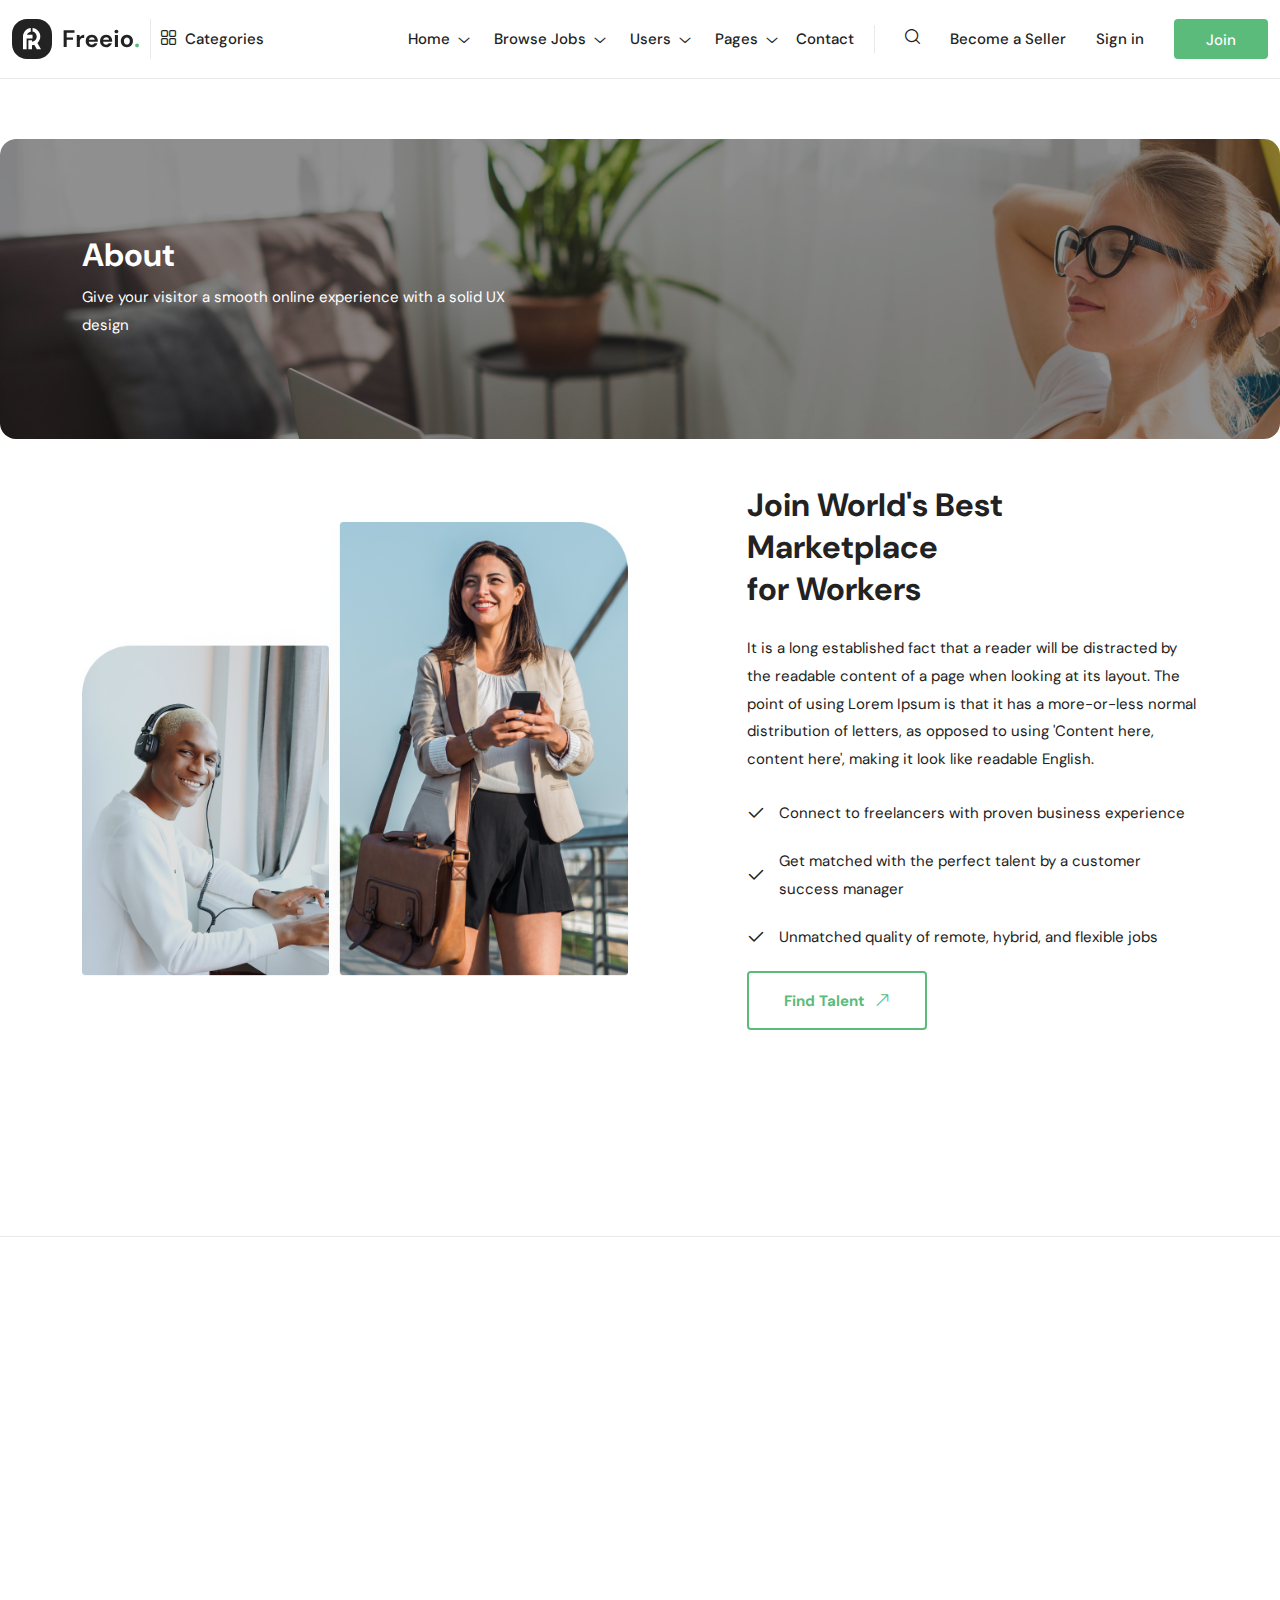
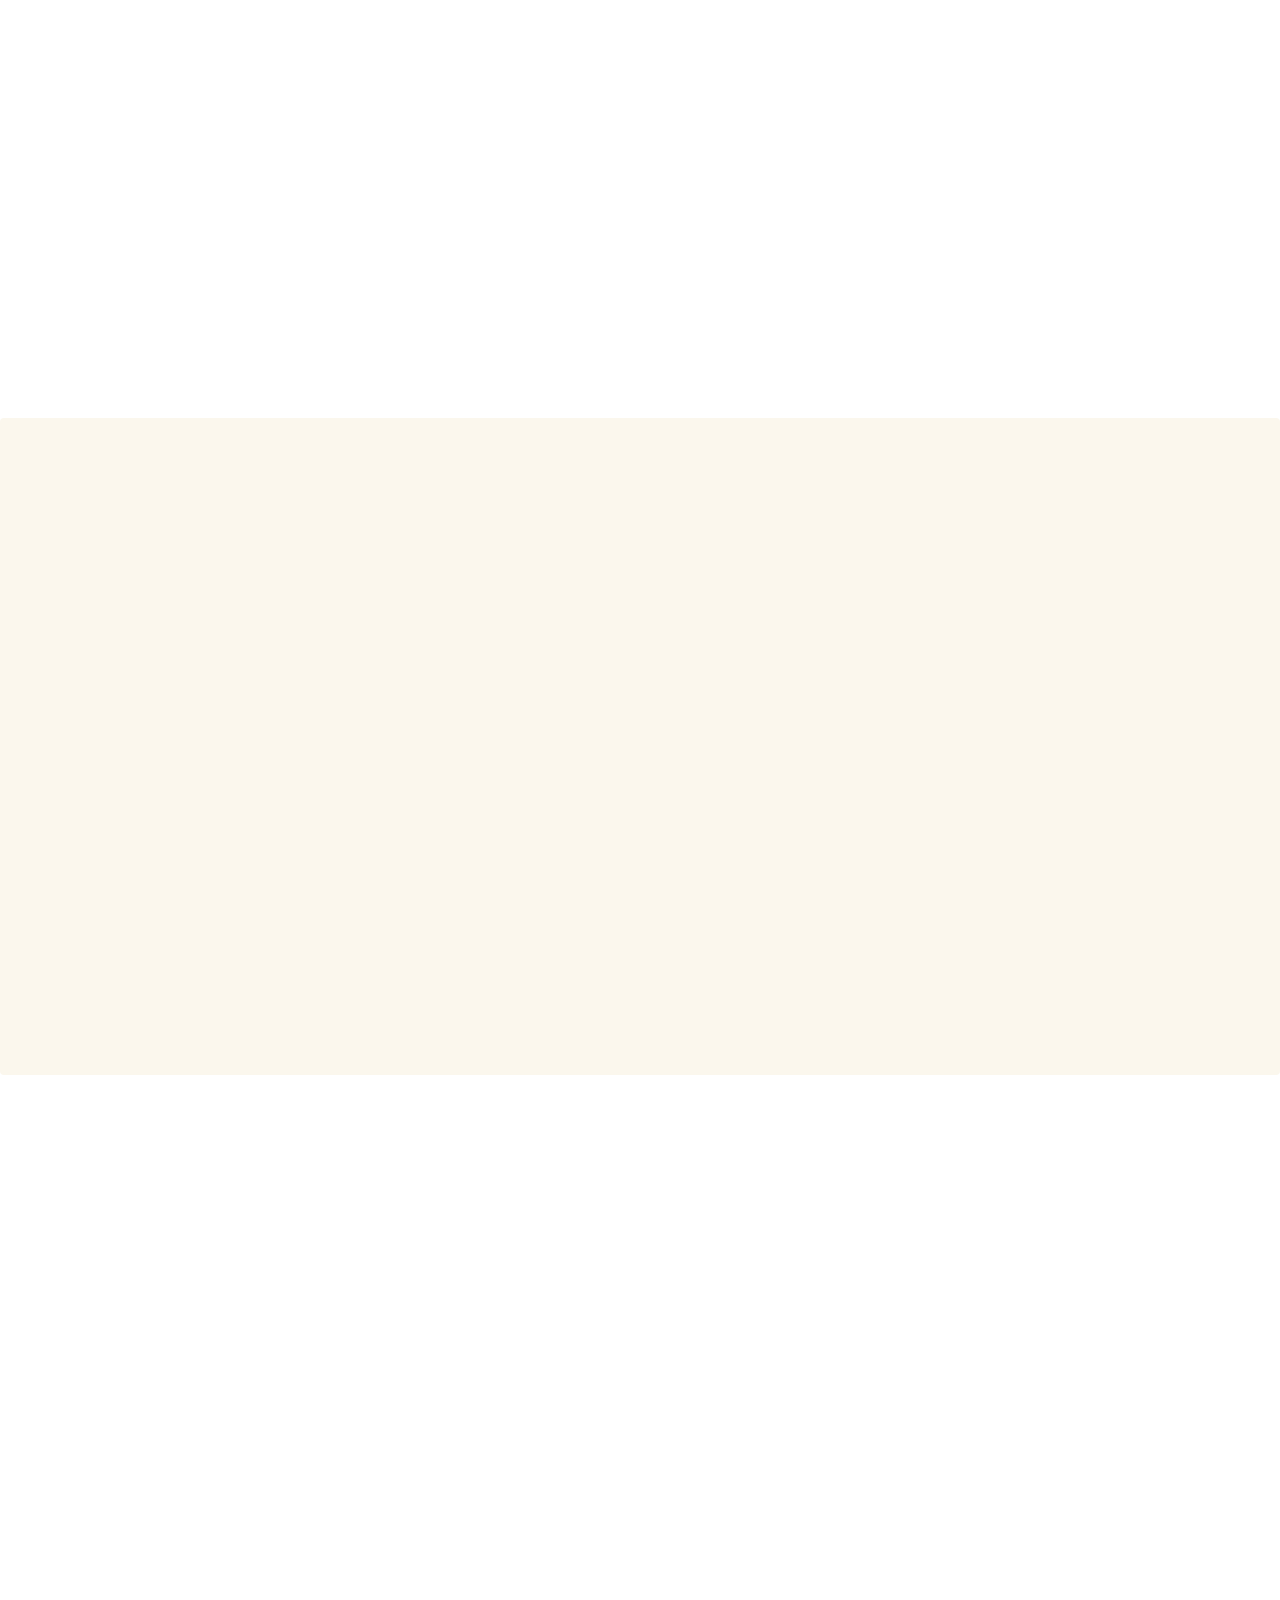
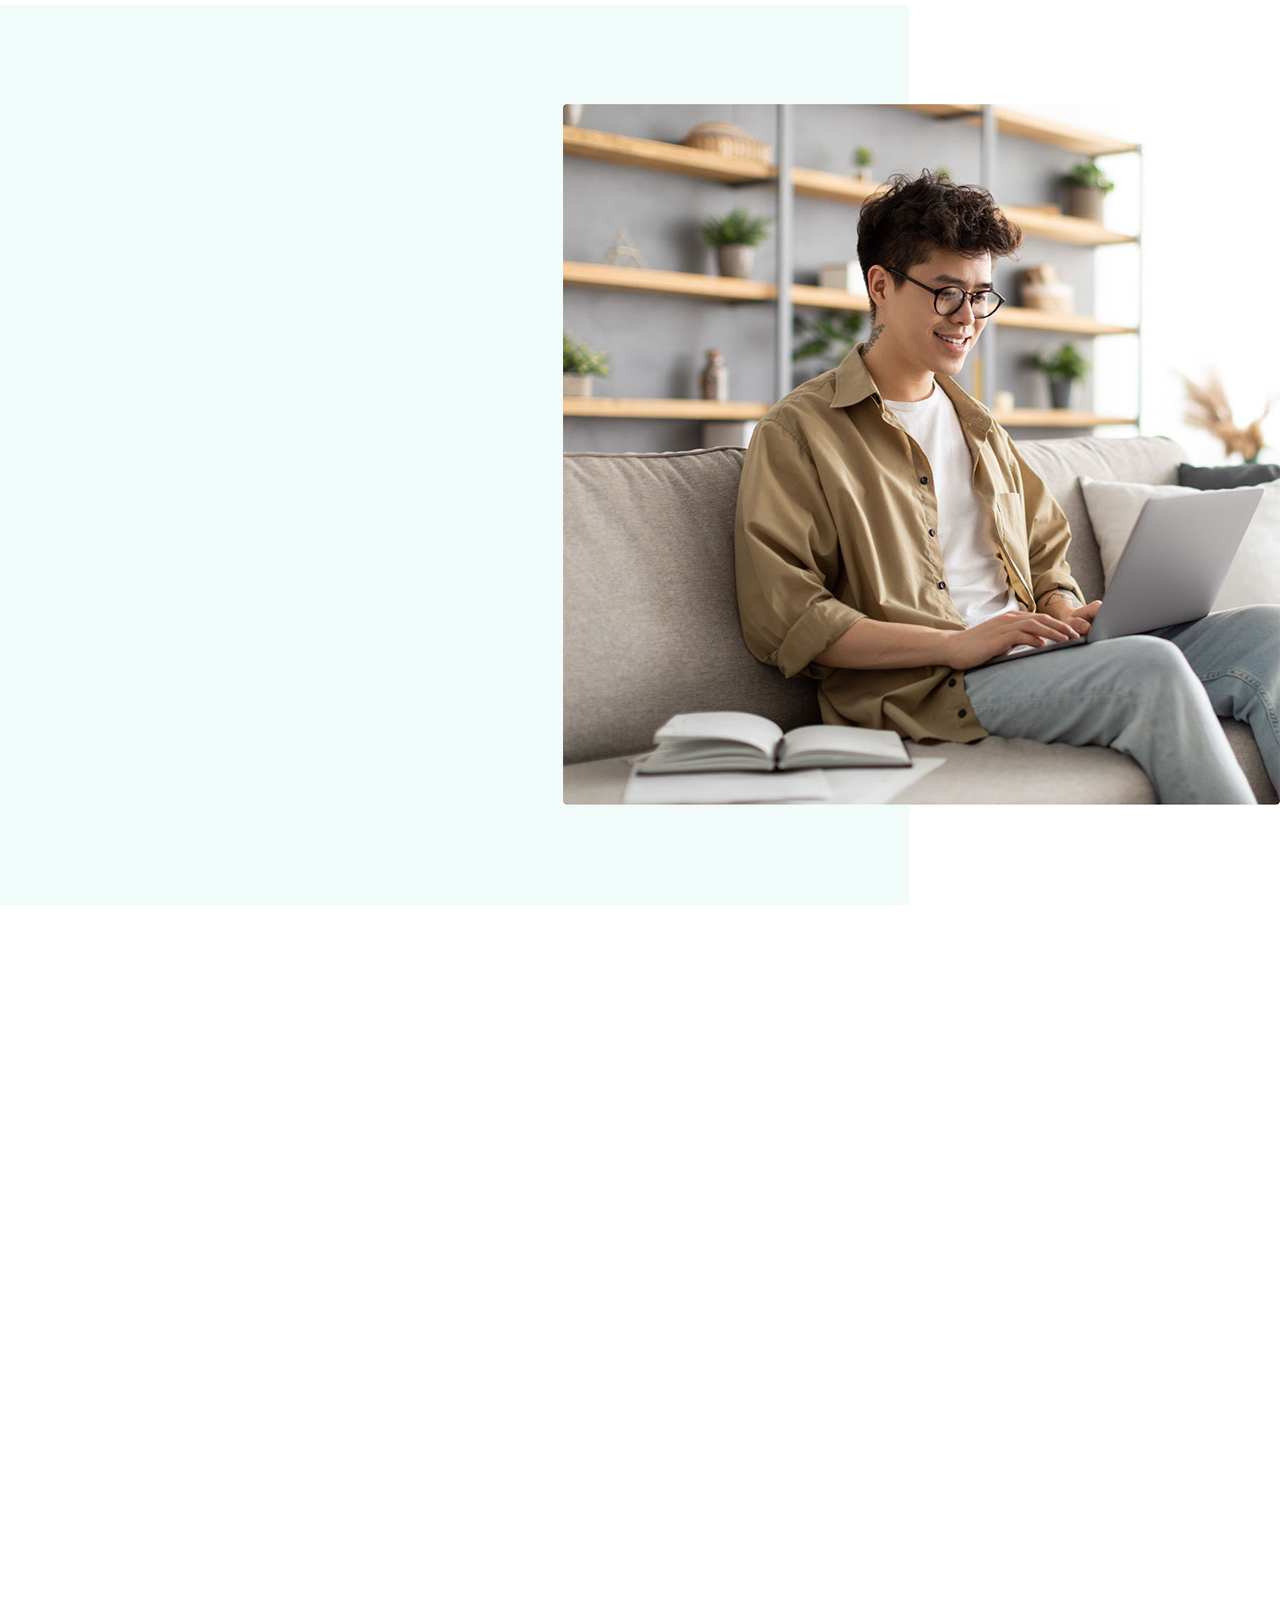
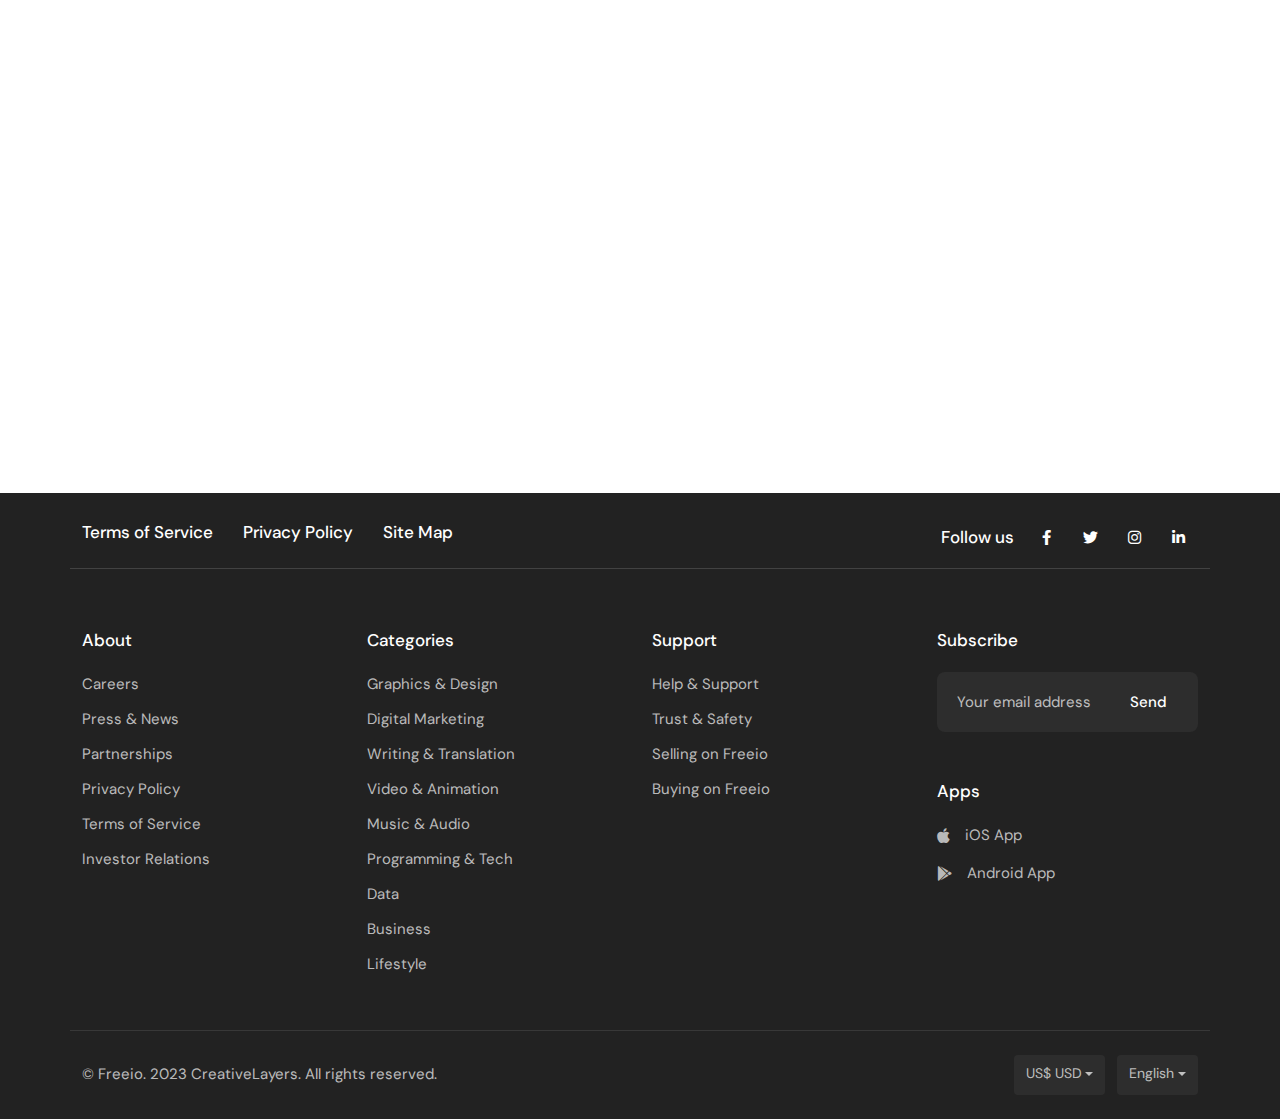
<file: page-about-v2.html>
<!DOCTYPE html>
<html dir="ltr" lang="en">

<!-- Mirrored from creativelayers.net/themes/freeio-html/page-about-v2.html by HTTrack Website Copier/3.x [XR&CO'2014], Thu, 28 Sep 2023 16:24:51 GMT -->
<head>
<meta charset="utf-8">
<meta http-equiv="X-UA-Compatible" content="IE=edge">
<meta name="viewport" content="width=device-width, initial-scale=1">
<meta name="keywords" content="bidding, fiverr, freelance marketplace, freelancers, freelancing, gigs, hiring, job board, job portal, job posting, jobs marketplace, peopleperhour, proposals, sell services, upwork">
<meta name="description" content="Freeio - Freelance Marketplace HTML Template">
<meta name="CreativeLayers" content="ATFN">
<!-- css file -->
<link rel="stylesheet" href="css/bootstrap.min.css">
<link rel="stylesheet" href="css/ace-responsive-menu.css">
<link rel="stylesheet" href="css/menu.css">
<link rel="stylesheet" href="css/fontawesome.css">
<link rel="stylesheet" href="css/flaticon.css">
<link rel="stylesheet" href="css/bootstrap-select.min.css">
<link rel="stylesheet" href="css/ud-custom-spacing.css">
<link rel="stylesheet" href="css/animate.css">
<link rel="stylesheet" href="css/jquery-ui.min.css">
<link rel="stylesheet" href="css/slider.css">
<link rel="stylesheet" href="css/style.css">
<!-- Responsive stylesheet -->
<link rel="stylesheet" href="css/responsive.css">
<!-- Title -->
<title>Freeio - Freelance Marketplace HTML Template</title>
<!-- Favicon -->
<link href="images/favicon.ico" sizes="128x128" rel="shortcut icon" type="image/x-icon" />
<link href="images/favicon.ico" sizes="128x128" rel="shortcut icon" />
<!-- Apple Touch Icon -->
<link href="images/apple-touch-icon-60x60.png" sizes="60x60" rel="apple-touch-icon">
<link href="images/apple-touch-icon-72x72.png" sizes="72x72" rel="apple-touch-icon">
<link href="images/apple-touch-icon-114x114.png" sizes="114x114" rel="apple-touch-icon">
<link href="images/apple-touch-icon-180x180.png" sizes="180x180" rel="apple-touch-icon">

<!-- HTML5 shim and Respond.js for IE8 support of HTML5 elements and media queries -->
<!-- WARNING: Respond.js doesn't work if you view the page via file:// -->
<!--[if lt IE 9]>
<script src="https://oss.maxcdn.com/html5shiv/3.7.3/html5shiv.min.js"></script>
<script src="https://oss.maxcdn.com/respond/1.4.2/respond.min.js"></script>
<![endif]-->
</head>
<body>
<div class="wrapper ovh">
  <div class="preloader"></div>
  
  <!-- Main Header Nav -->
  <header class="header-nav nav-innerpage-style main-menu">
    <!-- Ace Responsive Menu -->
    <nav class="posr"> 
      <div class="container-fluid posr menu_bdrt1">
        <div class="row align-items-center justify-content-between">
          <div class="col-auto pe-0">
            <div class="d-flex align-items-center">
              <a class="header-logo bdrr1 pr30 pr5-xl" href="index.html"><img src="images/header-logo-dark.svg" alt="Header Logo"></a>
              <div class="home1_style">
                <div id="mega-menu">
                  <a class="btn-mega fw500" href="#"><span class="pl30 pl10-xl pr5 fz15 vam flaticon-menu"></span> Categories</a>
                  <ul class="menu ps-0">
                    <li> <a class="dropdown" href="#"> <span class="menu-icn flaticon-developer"></span> <span class="menu-title">Development & IT</span> </a>
                      <div class="drop-menu d-flex justify-content-between">
                        <div class="one-third">
                          <div class="h6 cat-title">Web & App Design</div>
                          <ul class="ps-0 mb40">
                            <li><a href="#">Website Design</a></li>
                            <li><a href="#">App DesignUX Design</a></li>
                            <li><a href="#">Landing Page Design</a></li>
                            <li><a href="#">Icon Design</a></li>
                          </ul>
                          <div class="h6 cat-title">Marketing Design</div>
                          <ul class="ps-0 mb-0">
                            <li><a href="#">Social Media Design</a></li>
                            <li><a href="#">Email Design</a></li>
                            <li><a href="#">Web Banners</a></li>
                            <li><a href="#">Signage Design</a></li>
                          </ul>
                        </div>
                        <div class="one-third">
                          <div class="h6 cat-title">Art & Illustration</div>
                          <ul class="ps-0 mb40">
                            <li><a href="#">Illustration</a></li>
                            <li><a href="#">NFT Art</a></li>
                            <li><a href="#">Pattern Design</a></li>
                            <li><a href="#">Portraits & Caricatures</a></li>
                            <li><a href="#">Cartoons & Comics</a></li>
                            <li><a href="#">Tattoo Design</a></li>
                            <li><a href="#">Storyboards</a></li>
                          </ul>
                          <div class="h6 cat-title">Gaming</div>
                          <ul class="ps-0 mb-0">
                            <li><a href="#">Game Art</a></li>
                            <li><a href="#">Graphics for Streamers</a></li>
                            <li><a href="#">Twitch Store</a></li>
                          </ul>
                        </div>
                        <div class="one-third">
                          <div class="h6 cat-title">Visual Design</div>
                          <ul class="ps-0 mb40">
                            <li><a href="#">Image Editing</a></li>
                            <li><a href="#">Presentation Design</a></li>
                            <li><a href="#">Infographic Design</a></li>
                            <li><a href="#">Vector Tracing</a></li>
                            <li><a href="#">Resume Design</a></li>
                          </ul>
                          <div class="h6 cat-title">Print Design</div>
                          <ul class="ps-0 mb-0">
                            <li><a href="#">T-Shirts & Merchandise</a></li>
                            <li><a href="#">Flyer Design</a></li>
                            <li><a href="#">Brochure Design</a></li>
                            <li><a href="#">Poster Design</a></li>
                            <li><a href="#">Catalog Design</a></li>
                          </ul>
                        </div>
                      </div>
                    </li>
                    <li> <a class="dropdown" href="#"> <span class="menu-icn flaticon-web-design-1"></span> <span class="menu-title">Design & Creative</span> </a>
                      <div class="drop-menu d-flex justify-content-between">
                        <div class="one-third">
                          <div class="h6 cat-title">Web & App Design</div>
                          <ul class="ps-0 mb40">
                            <li><a href="#">Website Design</a></li>
                            <li><a href="#">App DesignUX Design</a></li>
                            <li><a href="#">Landing Page Design</a></li>
                            <li><a href="#">Icon Design</a></li>
                          </ul>
                          <div class="h6 cat-title">Marketing Design</div>
                          <ul class="ps-0 mb-0">
                            <li><a href="#">Social Media Design</a></li>
                            <li><a href="#">Email Design</a></li>
                            <li><a href="#">Web Banners</a></li>
                            <li><a href="#">Signage Design</a></li>
                          </ul>
                        </div>
                        <div class="one-third">
                          <div class="h6 cat-title">Art & Illustration</div>
                          <ul class="ps-0 mb40">
                            <li><a href="#">Illustration</a></li>
                            <li><a href="#">NFT Art</a></li>
                            <li><a href="#">Pattern Design</a></li>
                            <li><a href="#">Portraits & Caricatures</a></li>
                            <li><a href="#">Cartoons & Comics</a></li>
                            <li><a href="#">Tattoo Design</a></li>
                            <li><a href="#">Storyboards</a></li>
                          </ul>
                          <div class="h6 cat-title">Gaming</div>
                          <ul class="ps-0 mb-0">
                            <li><a href="#">Game Art</a></li>
                            <li><a href="#">Graphics for Streamers</a></li>
                            <li><a href="#">Twitch Store</a></li>
                          </ul>
                        </div>
                        <div class="one-third">
                          <div class="h6 cat-title">Visual Design</div>
                          <ul class="ps-0 mb40">
                            <li><a href="#">Image Editing</a></li>
                            <li><a href="#">Presentation Design</a></li>
                            <li><a href="#">Infographic Design</a></li>
                            <li><a href="#">Vector Tracing</a></li>
                            <li><a href="#">Resume Design</a></li>
                          </ul>
                          <div class="h6 cat-title">Print Design</div>
                          <ul class="ps-0 mb-0">
                            <li><a href="#">T-Shirts & Merchandise</a></li>
                            <li><a href="#">Flyer Design</a></li>
                            <li><a href="#">Brochure Design</a></li>
                            <li><a href="#">Poster Design</a></li>
                            <li><a href="#">Catalog Design</a></li>
                          </ul>
                        </div>
                      </div>
                    </li>
                    <li> <a class="dropdown" href="#"> <span class="menu-icn flaticon-digital-marketing"></span> <span class="menu-title">Digital Marketing</span> </a>
                      <div class="drop-menu d-flex justify-content-between">
                        <div class="one-third">
                          <div class="h6 cat-title">Web & App Design</div>
                          <ul class="ps-0 mb40">
                            <li><a href="#">Website Design</a></li>
                            <li><a href="#">App DesignUX Design</a></li>
                            <li><a href="#">Landing Page Design</a></li>
                            <li><a href="#">Icon Design</a></li>
                          </ul>
                          <div class="h6 cat-title">Marketing Design</div>
                          <ul class="ps-0 mb-0">
                            <li><a href="#">Social Media Design</a></li>
                            <li><a href="#">Email Design</a></li>
                            <li><a href="#">Web Banners</a></li>
                            <li><a href="#">Signage Design</a></li>
                          </ul>
                        </div>
                        <div class="one-third">
                          <div class="h6 cat-title">Art & Illustration</div>
                          <ul class="ps-0 mb40">
                            <li><a href="#">Illustration</a></li>
                            <li><a href="#">NFT Art</a></li>
                            <li><a href="#">Pattern Design</a></li>
                            <li><a href="#">Portraits & Caricatures</a></li>
                            <li><a href="#">Cartoons & Comics</a></li>
                            <li><a href="#">Tattoo Design</a></li>
                            <li><a href="#">Storyboards</a></li>
                          </ul>
                          <div class="h6 cat-title">Gaming</div>
                          <ul class="ps-0 mb-0">
                            <li><a href="#">Game Art</a></li>
                            <li><a href="#">Graphics for Streamers</a></li>
                            <li><a href="#">Twitch Store</a></li>
                          </ul>
                        </div>
                        <div class="one-third">
                          <div class="h6 cat-title">Visual Design</div>
                          <ul class="ps-0 mb40">
                            <li><a href="#">Image Editing</a></li>
                            <li><a href="#">Presentation Design</a></li>
                            <li><a href="#">Infographic Design</a></li>
                            <li><a href="#">Vector Tracing</a></li>
                            <li><a href="#">Resume Design</a></li>
                          </ul>
                          <div class="h6 cat-title">Print Design</div>
                          <ul class="ps-0 mb-0">
                            <li><a href="#">T-Shirts & Merchandise</a></li>
                            <li><a href="#">Flyer Design</a></li>
                            <li><a href="#">Brochure Design</a></li>
                            <li><a href="#">Poster Design</a></li>
                            <li><a href="#">Catalog Design</a></li>
                          </ul>
                        </div>
                      </div>
                    </li>
                    <li> <a class="dropdown" href="#"> <span class="menu-icn flaticon-translator"></span> <span class="menu-title">Writing & Translation</span> </a>
                      <div class="drop-menu d-flex justify-content-between">
                        <div class="one-third">
                          <div class="h6 cat-title">Web & App Design</div>
                          <ul class="ps-0 mb40">
                            <li><a href="#">Website Design</a></li>
                            <li><a href="#">App DesignUX Design</a></li>
                            <li><a href="#">Landing Page Design</a></li>
                            <li><a href="#">Icon Design</a></li>
                          </ul>
                          <div class="h6 cat-title">Marketing Design</div>
                          <ul class="ps-0 mb-0">
                            <li><a href="#">Social Media Design</a></li>
                            <li><a href="#">Email Design</a></li>
                            <li><a href="#">Web Banners</a></li>
                            <li><a href="#">Signage Design</a></li>
                          </ul>
                        </div>
                        <div class="one-third">
                          <div class="h6 cat-title">Art & Illustration</div>
                          <ul class="ps-0 mb40">
                            <li><a href="#">Illustration</a></li>
                            <li><a href="#">NFT Art</a></li>
                            <li><a href="#">Pattern Design</a></li>
                            <li><a href="#">Portraits & Caricatures</a></li>
                            <li><a href="#">Cartoons & Comics</a></li>
                            <li><a href="#">Tattoo Design</a></li>
                            <li><a href="#">Storyboards</a></li>
                          </ul>
                          <div class="h6 cat-title">Gaming</div>
                          <ul class="ps-0 mb-0">
                            <li><a href="#">Game Art</a></li>
                            <li><a href="#">Graphics for Streamers</a></li>
                            <li><a href="#">Twitch Store</a></li>
                          </ul>
                        </div>
                        <div class="one-third">
                          <div class="h6 cat-title">Visual Design</div>
                          <ul class="ps-0 mb40">
                            <li><a href="#">Image Editing</a></li>
                            <li><a href="#">Presentation Design</a></li>
                            <li><a href="#">Infographic Design</a></li>
                            <li><a href="#">Vector Tracing</a></li>
                            <li><a href="#">Resume Design</a></li>
                          </ul>
                          <div class="h6 cat-title">Print Design</div>
                          <ul class="ps-0 mb-0">
                            <li><a href="#">T-Shirts & Merchandise</a></li>
                            <li><a href="#">Flyer Design</a></li>
                            <li><a href="#">Brochure Design</a></li>
                            <li><a href="#">Poster Design</a></li>
                            <li><a href="#">Catalog Design</a></li>
                          </ul>
                        </div>
                      </div>
                    </li>
                    <li> <a class="dropdown" href="#"> <span class="menu-icn flaticon-microphone"></span> <span class="menu-title">Music & Audio</span> </a>
                      <div class="drop-menu d-flex justify-content-between">
                        <div class="one-third">
                          <div class="h6 cat-title">Web & App Design</div>
                          <ul class="ps-0 mb40">
                            <li><a href="#">Website Design</a></li>
                            <li><a href="#">App DesignUX Design</a></li>
                            <li><a href="#">Landing Page Design</a></li>
                            <li><a href="#">Icon Design</a></li>
                          </ul>
                          <div class="h6 cat-title">Marketing Design</div>
                          <ul class="ps-0 mb-0">
                            <li><a href="#">Social Media Design</a></li>
                            <li><a href="#">Email Design</a></li>
                            <li><a href="#">Web Banners</a></li>
                            <li><a href="#">Signage Design</a></li>
                          </ul>
                        </div>
                        <div class="one-third">
                          <div class="h6 cat-title">Art & Illustration</div>
                          <ul class="ps-0 mb40">
                            <li><a href="#">Illustration</a></li>
                            <li><a href="#">NFT Art</a></li>
                            <li><a href="#">Pattern Design</a></li>
                            <li><a href="#">Portraits & Caricatures</a></li>
                            <li><a href="#">Cartoons & Comics</a></li>
                            <li><a href="#">Tattoo Design</a></li>
                            <li><a href="#">Storyboards</a></li>
                          </ul>
                          <div class="h6 cat-title">Gaming</div>
                          <ul class="ps-0 mb-0">
                            <li><a href="#">Game Art</a></li>
                            <li><a href="#">Graphics for Streamers</a></li>
                            <li><a href="#">Twitch Store</a></li>
                          </ul>
                        </div>
                        <div class="one-third">
                          <div class="h6 cat-title">Visual Design</div>
                          <ul class="ps-0 mb40">
                            <li><a href="#">Image Editing</a></li>
                            <li><a href="#">Presentation Design</a></li>
                            <li><a href="#">Infographic Design</a></li>
                            <li><a href="#">Vector Tracing</a></li>
                            <li><a href="#">Resume Design</a></li>
                          </ul>
                          <div class="h6 cat-title">Print Design</div>
                          <ul class="ps-0 mb-0">
                            <li><a href="#">T-Shirts & Merchandise</a></li>
                            <li><a href="#">Flyer Design</a></li>
                            <li><a href="#">Brochure Design</a></li>
                            <li><a href="#">Poster Design</a></li>
                            <li><a href="#">Catalog Design</a></li>
                          </ul>
                        </div>
                      </div>
                    </li>
                    <li> <a class="dropdown" href="#"> <span class="menu-icn flaticon-video-file"></span> <span class="menu-title">Video & Animation</span> </a>
                      <div class="drop-menu d-flex justify-content-between">
                        <div class="one-third">
                          <div class="h6 cat-title">Web & App Design</div>
                          <ul class="ps-0 mb40">
                            <li><a href="#">Website Design</a></li>
                            <li><a href="#">App DesignUX Design</a></li>
                            <li><a href="#">Landing Page Design</a></li>
                            <li><a href="#">Icon Design</a></li>
                          </ul>
                          <div class="h6 cat-title">Marketing Design</div>
                          <ul class="ps-0 mb-0">
                            <li><a href="#">Social Media Design</a></li>
                            <li><a href="#">Email Design</a></li>
                            <li><a href="#">Web Banners</a></li>
                            <li><a href="#">Signage Design</a></li>
                          </ul>
                        </div>
                        <div class="one-third">
                          <div class="h6 cat-title">Art & Illustration</div>
                          <ul class="ps-0 mb40">
                            <li><a href="#">Illustration</a></li>
                            <li><a href="#">NFT Art</a></li>
                            <li><a href="#">Pattern Design</a></li>
                            <li><a href="#">Portraits & Caricatures</a></li>
                            <li><a href="#">Cartoons & Comics</a></li>
                            <li><a href="#">Tattoo Design</a></li>
                            <li><a href="#">Storyboards</a></li>
                          </ul>
                          <div class="h6 cat-title">Gaming</div>
                          <ul class="ps-0 mb-0">
                            <li><a href="#">Game Art</a></li>
                            <li><a href="#">Graphics for Streamers</a></li>
                            <li><a href="#">Twitch Store</a></li>
                          </ul>
                        </div>
                        <div class="one-third">
                          <div class="h6 cat-title">Visual Design</div>
                          <ul class="ps-0 mb40">
                            <li><a href="#">Image Editing</a></li>
                            <li><a href="#">Presentation Design</a></li>
                            <li><a href="#">Infographic Design</a></li>
                            <li><a href="#">Vector Tracing</a></li>
                            <li><a href="#">Resume Design</a></li>
                          </ul>
                          <div class="h6 cat-title">Print Design</div>
                          <ul class="ps-0 mb-0">
                            <li><a href="#">T-Shirts & Merchandise</a></li>
                            <li><a href="#">Flyer Design</a></li>
                            <li><a href="#">Brochure Design</a></li>
                            <li><a href="#">Poster Design</a></li>
                            <li><a href="#">Catalog Design</a></li>
                          </ul>
                        </div>
                      </div>
                    </li>
                    <li> <a class="dropdown" href="#"> <span class="menu-icn flaticon-ruler"></span> <span class="menu-title">Engineering & Architecture</span> </a>
                      <div class="drop-menu d-flex justify-content-between">
                        <div class="one-third">
                          <div class="h6 cat-title">Web & App Design</div>
                          <ul class="ps-0 mb40">
                            <li><a href="#">Website Design</a></li>
                            <li><a href="#">App DesignUX Design</a></li>
                            <li><a href="#">Landing Page Design</a></li>
                            <li><a href="#">Icon Design</a></li>
                          </ul>
                          <div class="h6 cat-title">Marketing Design</div>
                          <ul class="ps-0 mb-0">
                            <li><a href="#">Social Media Design</a></li>
                            <li><a href="#">Email Design</a></li>
                            <li><a href="#">Web Banners</a></li>
                            <li><a href="#">Signage Design</a></li>
                          </ul>
                        </div>
                        <div class="one-third">
                          <div class="h6 cat-title">Art & Illustration</div>
                          <ul class="ps-0 mb40">
                            <li><a href="#">Illustration</a></li>
                            <li><a href="#">NFT Art</a></li>
                            <li><a href="#">Pattern Design</a></li>
                            <li><a href="#">Portraits & Caricatures</a></li>
                            <li><a href="#">Cartoons & Comics</a></li>
                            <li><a href="#">Tattoo Design</a></li>
                            <li><a href="#">Storyboards</a></li>
                          </ul>
                          <div class="h6 cat-title">Gaming</div>
                          <ul class="ps-0 mb-0">
                            <li><a href="#">Game Art</a></li>
                            <li><a href="#">Graphics for Streamers</a></li>
                            <li><a href="#">Twitch Store</a></li>
                          </ul>
                        </div>
                        <div class="one-third">
                          <div class="h6 cat-title">Visual Design</div>
                          <ul class="ps-0 mb40">
                            <li><a href="#">Image Editing</a></li>
                            <li><a href="#">Presentation Design</a></li>
                            <li><a href="#">Infographic Design</a></li>
                            <li><a href="#">Vector Tracing</a></li>
                            <li><a href="#">Resume Design</a></li>
                          </ul>
                          <div class="h6 cat-title">Print Design</div>
                          <ul class="ps-0 mb-0">
                            <li><a href="#">T-Shirts & Merchandise</a></li>
                            <li><a href="#">Flyer Design</a></li>
                            <li><a href="#">Brochure Design</a></li>
                            <li><a href="#">Poster Design</a></li>
                            <li><a href="#">Catalog Design</a></li>
                          </ul>
                        </div>
                      </div>
                    </li>
                    <li> <a class="dropdown" href="#"> <span class="menu-icn flaticon-goal"></span> <span class="menu-title">Finance & Accounting</span> </a>
                      <div class="drop-menu d-flex justify-content-between">
                        <div class="one-third">
                          <div class="h6 cat-title">Web & App Design</div>
                          <ul class="ps-0 mb40">
                            <li><a href="#">Website Design</a></li>
                            <li><a href="#">App DesignUX Design</a></li>
                            <li><a href="#">Landing Page Design</a></li>
                            <li><a href="#">Icon Design</a></li>
                          </ul>
                          <div class="h6 cat-title">Marketing Design</div>
                          <ul class="ps-0 mb-0">
                            <li><a href="#">Social Media Design</a></li>
                            <li><a href="#">Email Design</a></li>
                            <li><a href="#">Web Banners</a></li>
                            <li><a href="#">Signage Design</a></li>
                          </ul>
                        </div>
                        <div class="one-third">
                          <div class="h6 cat-title">Art & Illustration</div>
                          <ul class="ps-0 mb40">
                            <li><a href="#">Illustration</a></li>
                            <li><a href="#">NFT Art</a></li>
                            <li><a href="#">Pattern Design</a></li>
                            <li><a href="#">Portraits & Caricatures</a></li>
                            <li><a href="#">Cartoons & Comics</a></li>
                            <li><a href="#">Tattoo Design</a></li>
                            <li><a href="#">Storyboards</a></li>
                          </ul>
                          <div class="h6 cat-title">Gaming</div>
                          <ul class="ps-0 mb-0">
                            <li><a href="#">Game Art</a></li>
                            <li><a href="#">Graphics for Streamers</a></li>
                            <li><a href="#">Twitch Store</a></li>
                          </ul>
                        </div>
                        <div class="one-third">
                          <div class="h6 cat-title">Visual Design</div>
                          <ul class="ps-0 mb40">
                            <li><a href="#">Image Editing</a></li>
                            <li><a href="#">Presentation Design</a></li>
                            <li><a href="#">Infographic Design</a></li>
                            <li><a href="#">Vector Tracing</a></li>
                            <li><a href="#">Resume Design</a></li>
                          </ul>
                          <div class="h6 cat-title">Print Design</div>
                          <ul class="ps-0 mb-0">
                            <li><a href="#">T-Shirts & Merchandise</a></li>
                            <li><a href="#">Flyer Design</a></li>
                            <li><a href="#">Brochure Design</a></li>
                            <li><a href="#">Poster Design</a></li>
                            <li><a href="#">Catalog Design</a></li>
                          </ul>
                        </div>
                      </div>
                    </li>
                  </ul>
                </div>
              </div>
            </div>
          </div>
          <div class="col-auto">
            <div class="d-flex align-items-center">
              <!-- Responsive Menu Structure-->
              <ul id="respMenu" class="ace-responsive-menu" data-menu-style="horizontal">
                <li class="visible_list"> <a class="list-item" href="#"><span class="title">Home</span></a>
                  <!-- Level Two-->
                  <ul>
                    <li><a href="index.html">Home V1</a></li>
                    <li><a href="index2.html">Home V2</a></li>
                    <li><a href="index3.html">Home V3</a></li>
                    <li><a href="index4.html">Home V4</a></li>
                    <li><a href="index5.html">Home V5</a></li>
                    <li><a href="index6.html">Home V6</a></li>
                    <li><a href="index7.html">Home V7</a></li>
                    <li><a href="index8.html">Home V8</a></li>
                    <li><a href="index9.html">Home V9</a></li>
                    <li><a href="index10.html">Home V10</a></li>
                  </ul>
                </li>
                <li class="visible_list"> <a class="list-item" href="#"><span class="title">Browse Jobs</span></a>
                  <ul >
                    <li> <a href="#"><span class="title">Services</span></a>
                      <ul>
                        <li><a href="page-service-v1.html">Service v1</a></li>
                        <li><a href="page-service-v2.html">Service v2</a></li>
                        <li><a href="page-service-v3.html">Service v3</a></li>
                        <li><a href="page-service-v4.html">Service v4</a></li>
                        <li><a href="page-service-v5.html">Service v5</a></li>
                        <li><a href="page-service-v6.html">Service v6</a></li>
                        <li><a href="page-service-v7.html">Service v7</a></li>
                        <li><a href="page-service-all.html">Service All</a></li>
                        <li><a href="page-service-single.html">Service Single</a></li>
                      </ul>
                    </li>
                    <li> <a href="#"><span class="title">Projects</span></a>
                      <ul>
                        <li><a href="page-project-v1.html">Project v1</a></li>
                        <li><a href="page-project-single.html">Project Single</a></li>
                      </ul>
                    </li>
                    <li> <a href="#"><span class="title">Job View</span></a>
                      <ul>
                        <li><a href="page-job-list-v1.html">Job list v1</a></li>
                        <li><a href="page-job-list-v2.html">Job list v2</a></li>
                        <li><a href="page-job-list-v3.html">Job list V3</a></li>
                        <li><a href="page-job-list-single.html">Job Single</a></li>
                      </ul>
                    </li>
                  </ul>
                </li>
                <li class="visible_list"> <a class="list-item" href="#"><span class="title">Users</span></a>
                  <ul>
                    <li> <a href="#"><span class="title">Dashboard</span></a>
                      <ul>
                        <li><a href="page-dashboard.html">Dashboard</a></li>
                        <li><a href="page-dashboard-proposal.html">Proposal</a></li>
                        <li><a href="page-dashboard-save.html">Saved</a></li>
                        <li><a href="page-dashboard-message.html">Message</a></li>
                        <li><a href="page-dashboard-reviews.html">Reviews</a></li>
                        <li><a href="page-dashboard-invoice.html">Invoice</a></li>
                        <li><a href="page-dashboard-payouts.html">Payouts</a></li>
                        <li><a href="page-dashboard-statement.html">Statement</a></li>
                        <li><a href="page-dashboard-manage-service.html">Manage Service</a></li>
                        <li><a href="page-dashboard-add-service.html">Add Services</a></li>
                        <li><a href="page-dashboard-manage-jobs.html">Manage Jobs</a></li>
                        <li><a href="page-dashboard-manage-project.html">Manage Project</a></li>
                        <li><a href="page-dashboard-create-project.html">Create Project</a></li>
                        <li><a href="page-dashboard-profile.html">My Profile</a></li>
                      </ul>
                    </li>
                    <li> <a href="#"><span class="title">Employee</span></a>
                      <ul>
                        <li><a href="page-employee-v1.html">Employee V1</a></li>
                        <li><a href="page-employee-v2.html">Employee V2</a></li>
                        <li><a href="page-employee-single.html">Employee Single</a></li>
                      </ul>
                    </li>
                    <li> <a href="#"><span class="title">Freelancer</span></a>
                      <ul>
                        <li><a href="page-freelancer-v1.html">Freelancer V1</a></li>
                        <li><a href="page-freelancer-v2.html">Freelancer V2</a></li>
                        <li><a href="page-freelancer-v3.html">Freelancer V3</a></li>
                        <li><a href="page-freelancer-single.html">Freelancer Single</a></li>
                      </ul>
                    </li>
                    <li> <a href="page-become-seller.html"><span class="title">Become Seller</span></a></li>
                  </ul>
                </li>
                <li class="visible_list"> <a class="list-item" href="#"><span class="title">Pages</span></a>
                  <ul>
                    <li> <a href="#"><span class="title">About</span></a>
                      <ul>
                        <li><a href="page-about.html">About v1</a></li>
                        <li><a href="page-about-v2.html">About v2</a></li>
                      </ul>
                    </li>
                    <li> <a href="#"><span class="title">Blog</span></a>
                      <ul>
                        <li><a href="page-blog-v1.html">List V1</a></li>
                        <li><a href="page-blog-v2.html">List V2</a></li>
                        <li><a href="page-blog-v3.html">List V3</a></li>
                        <li><a href="page-blog-single.html">Single</a></li>
                      </ul>
                    </li>
                    <li> <a href="#"><span class="title">Shop</span></a>
                      <ul>
                        <li><a href="page-shop.html">List</a></li>
                        <li><a href="page-shop-single.html">Single</a></li>
                        <li><a href="page-shop-cart.html">Cart</a></li>
                        <li><a href="page-shop-checkout.html">Checkout</a></li>
                        <li><a href="page-shop-order.html">Order</a></li>
                      </ul>
                    </li>
                    <li><a href="page-contact.html">Contact</a></li>
                    <li><a href="page-error.html">404</a></li>
                    <li><a href="page-faq.html">Faq</a></li>
                    <li><a href="page-help.html">Help</a></li>
                    <li><a href="page-invoice.html">Invoices</a></li>
                    <li><a href="page-login.html">Login</a></li>
                    <li><a href="page-pricing.html">Pricing</a></li>
                    <li><a href="page-register.html">Register</a></li>
                    <li><a href="page-terms.html">Terms</a></li>
                    <li><a href="page-ui-element.html">UI Elements</a></li>
                  </ul>
                </li>
                <li> <a class="list-item" href="page-contact.html">Contact</a></li>
              </ul>
              <a class="login-info bdrl1 pl15-lg pl30" data-bs-toggle="modal" href="#exampleModalToggle" role="button"><span class="flaticon-loupe"></span></a>
              <a class="login-info mx15-lg mx30" href="page-become-seller.html"><span class="d-none d-xl-inline-block">Become a</span> Seller</a>
              <a class="login-info mr15-lg mr30" href="page-login.html">Sign in</a>
              <a class="ud-btn btn-thm add-joining" href="page-register.html">Join</a>
            </div>
          </div>
        </div>
      </div>
    </nav>
  </header>
  <!-- Search Modal -->
  <div class="search-modal">
    <div class="modal fade" id="exampleModalToggle" aria-hidden="true" aria-labelledby="exampleModalToggleLabel" tabindex="-1">
      <div class="modal-dialog modal-lg">
        <div class="modal-content">
          <div class="modal-header">
            <h5 class="modal-title" id="exampleModalToggleLabel"></h5>
            <button type="button" class="btn-close" data-bs-dismiss="modal" aria-label="Close"><i class="fal fa-xmark"></i></button>
          </div>
          <div class="modal-body">
            <div class="popup-search-field search_area">
              <input type="text" class="form-control border-0" placeholder="What service are you looking for today?">
              <label><span class="far fa-magnifying-glass"></span></label>
              <button class="ud-btn btn-thm" type="submit">Search</button>
            </div>
          </div>
        </div>
      </div>
    </div>
  </div>

  <div class="hiddenbar-body-ovelay"></div>

  <!-- Mobile Nav  -->
  <div id="page" class="mobilie_header_nav stylehome1">
    <div class="mobile-menu">
      <div class="header bdrb1">
        <div class="menu_and_widgets">
          <div class="mobile_menu_bar d-flex justify-content-between align-items-center">
            <a class="mobile_logo" href="#"><img src="images/header-logo-dark.svg" alt=""></a>
            <div class="right-side text-end">
              <a class="" href="page-login.html">join</a>
              <a class="menubar ml30" href="#menu"><img src="images/mobile-dark-nav-icon.svg" alt=""></a>
            </div>
          </div>
        </div>
        <div class="posr"><div class="mobile_menu_close_btn"><span class="far fa-times"></span></div></div>
      </div>
    </div>
    <!-- /.mobile-menu -->
    <nav id="menu" class="">
      <ul>
        <li><span>Home</span>
          <ul>
            <li><a href="index.html">Home V1</a></li>
            <li><a href="index2.html">Home V2</a></li>
            <li><a href="index3.html">Home V3</a></li>
            <li><a href="index4.html">Home V4</a></li>
            <li><a href="index5.html">Home V5</a></li>
            <li><a href="index6.html">Home V6</a></li>
            <li><a href="index7.html">Home V7</a></li>
            <li><a href="index8.html">Home V8</a></li>
            <li><a href="index9.html">Home V9</a></li>
            <li><a href="index10.html">Home V10</a></li>
          </ul>
        </li>
        <li><span>Browse Jobs</span>
          <ul>
            <li><span>Services</span>
              <ul>
                <li><a href="page-service-v1.html">Service v1</a></li>
                <li><a href="page-service-v2.html">Service v2</a></li>
                <li><a href="page-service-v3.html">Service v3</a></li>
                <li><a href="page-service-v4.html">Service v4</a></li>
                <li><a href="page-service-v5.html">Service v5</a></li>
                <li><a href="page-service-v6.html">Service v6</a></li>
                <li><a href="page-service-v7.html">Service v7</a></li>
                <li><a href="page-service-all.html">Service All</a></li>
                <li><a href="page-service-single.html">Service Single</a></li>
              </ul>
            </li>
            <li><span>Projects</span>
              <ul>
                <li><a href="page-project-v1.html">Project v1</a></li>
                <li><a href="page-project-single.html">Project Single</a></li>
              </ul>
            </li>
            <li><span>Job View</span>
              <ul>
                <li><a href="page-job-list-v1.html">Job list v1</a></li>
                <li><a href="page-job-list-v2.html">Job list v2</a></li>
                <li><a href="page-job-list-v3.html">Job list V3</a></li>
                <li><a href="page-job-list-single.html">Job Single</a></li>
              </ul>
            </li>
          </ul>
        </li>
        <li><span>Users</span>
          <ul>
            <li><span>Dashboard</span>
              <ul>
                <li><a href="page-dashboard.html">Dashboard</a></li>
                <li><a href="page-dashboard-proposal.html">Proposal</a></li>
                <li><a href="page-dashboard-save.html">Saved</a></li>
                <li><a href="page-dashboard-message.html">Message</a></li>
                <li><a href="page-dashboard-reviews.html">Reviews</a></li>
                <li><a href="page-dashboard-invoice.html">Invoice</a></li>
                <li><a href="page-dashboard-payouts.html">Payouts</a></li>
                <li><a href="page-dashboard-statement.html">Statement</a></li>
                <li><a href="page-dashboard-manage-service.html">Manage Service</a></li>
                <li><a href="page-dashboard-add-service.html">Add Services</a></li>
                <li><a href="page-dashboard-manage-jobs.html">Manage Jobs</a></li>
                <li><a href="page-dashboard-manage-project.html">Manage Project</a></li>
                <li><a href="page-dashboard-create-project.html">Create Project</a></li>
                <li><a href="page-dashboard-profile.html">My Profile</a></li>
              </ul>
            </li>
            <li><span>Employee</span>
              <ul>
                <li><a href="page-employee-v1.html">Employee V1</a></li>
                <li><a href="page-employee-v2.html">Employee V2</a></li>
                <li><a href="page-employee-single.html">Employee Single</a></li>
              </ul>
            </li>
            <li><span>Freelancer</span>
              <ul>
                <li><a href="page-freelancer-v1.html">Freelancer V1</a></li>
                <li><a href="page-freelancer-v2.html">Freelancer V2</a></li>
                <li><a href="page-freelancer-v3.html">Freelancer V3</a></li>
                <li><a href="page-freelancer-single.html">Freelancer Single</a></li>
              </ul>
            </li>
            <li><a href="page-become-seller.html">Become Seller</a></li>
          </ul>
        </li>
        <li><span>Pages</span>
          <ul>
            <li><span>About</span>
              <ul>
                <li><a href="page-about.html">About v1</a></li>
                <li><a href="page-about-v2.html">About v2</a></li>
              </ul>
            </li>
            <li><span>Shop</span>
              <ul>
                <li><a href="page-shop.html">List</a></li>
                <li><a href="page-shop-single.html">Single</a></li>
                <li><a href="page-shop-cart.html">Cart</a></li>
                <li><a href="page-shop-checkout.html">Checkout</a></li>
                <li><a href="page-shop-order.html">Order</a></li>
              </ul>
            </li>
            <li><a href="page-contact.html">Contact</a></li>
            <li><a href="page-error.html">404</a></li>
            <li><a href="page-faq.html">Faq</a></li>
            <li><a href="page-help.html">Help</a></li>
            <li><a href="page-invoice.html">Invoices</a></li>
            <li><a href="page-login.html">Login</a></li>
            <li><a href="page-pricing.html">Pricing</a></li>
            <li><a href="page-register.html">Register</a></li>
            <li><a href="page-terms.html">Terms</a></li>
            <li><a href="page-ui-element.html">UI Elements</a></li>
          </ul>
        </li>
        <li><span>Blog</span>
          <ul>
            <li><a href="page-blog-v1.html">List V1</a></li>
            <li><a href="page-blog-v2.html">List V2</a></li>
            <li><a href="page-blog-v3.html">List V3</a></li>
            <li><a href="page-blog-single.html">Single</a></li>
          </ul>
        </li>
        <!-- Only for Mobile View -->
      </ul>
    </nav>
  </div>

  <div class="body_content">
    <!-- Breadcumb Sections -->
    <section class="breadcumb-section mt40">
      <div class="cta-about-v1 mx-auto maxw1700 pt120 pb120 bdrs16 position-relative overflow-hidden d-flex align-items-center mx20-lg">
        <div class="container">
          <div class="row">
            <div class="col-xl-5">
              <div class="position-relative">
                <h2 class="text-white">About</h2>
                <p class="text-white mb30">Give your visitor a smooth online experience with a solid UX design</p>
              </div>
            </div>
          </div>
        </div>
      </div>
    </section>

    <!-- About Section Area -->
    <section class="our-about pb0 pt60-lg">
      <div class="container">
        <div class="row align-items-center">
          <div class="col-md-6 col-xl-6">
            <div class="about-img mb30-sm wow fadeInRight" data-wow-delay="300ms">
              <img class="w100" src="images/about/about-1.png" alt="">
            </div>
          </div>
          <div class="col-md-6 col-xl-5 offset-xl-1">
            <div class="position-relative wow fadeInLeft" data-wow-delay="300ms">
              <h2 class="mb25">Join World's Best Marketplace <br class="d-none d-xl-block"> for Workers</h2>
              <p class="text mb25">It is a long established fact that a reader will be distracted by the readable content of a page when looking at its layout. The point of using Lorem Ipsum is that it has a more-or-less normal distribution of letters, as opposed to using 'Content here, content here', making it look like readable English.</p>
              <div class="list-style2">
                <ul class="mb20">
                  <li><i class="far fa-check"></i>Connect to freelancers with proven business experience</li>
                  <li><i class="far fa-check"></i>Get matched with the perfect talent by a customer success manager</li>
                  <li><i class="far fa-check"></i>Unmatched quality of remote, hybrid, and flexible jobs</li>
                </ul>
              </div>
              <a href="page-freelancer-v1.html" class="ud-btn btn-thm-border">Find Talent<i class="fal fa-arrow-right-long"></i></a>
            </div>
          </div>
        </div>
      </div>
    </section>

    <!-- Funfact -->
    <section class="pb0 pt60">
      <div class="container maxw1600 bdrb1 pb60">
        <div class="row justify-content-center wow fadeInUp" data-wow-delay="300ms">
          <div class="col-6 col-md-3">
            <div class="funfact_one text-center">
              <div class="details">
                <ul class="ps-0 mb-0 d-flex justify-content-center">
                  <li><div class="timer">834</div></li>
                  <li><span>M</span></li>
                </ul>
                <p class="text mb-0">Total Freelancer</p>
              </div>
            </div>
          </div>
          <div class="col-6 col-md-3">
            <div class="funfact_one text-center">
              <div class="details">
                <ul class="ps-0 mb-0 d-flex justify-content-center">
                  <li><div class="timer">732</div></li>
                  <li><span>M</span></li>
                </ul>
                <p class="text mb-0">Positive Review</p>
              </div>
            </div>
          </div>
          <div class="col-6 col-md-3">
            <div class="funfact_one text-center">
              <div class="details">
                <ul class="ps-0 mb-0 d-flex justify-content-center">
                  <li><div class="timer">90</div></li>
                  <li><span>M</span></li>
                </ul>
                <p class="text mb-0">Order recieved</p>
              </div>
            </div>
          </div>
          <div class="col-6 col-md-3">
            <div class="funfact_one text-center">
              <div class="details">
                <ul class="ps-0 mb-0 d-flex justify-content-center">
                  <li><div class="timer">236</div></li>
                  <li><span>M</span></li>
                </ul>
                <p class="text mb-0">Projects Completed</p>
              </div>
            </div>
          </div>
        </div>
      </div>
    </section>

    <!-- CTA Banner -->
    <section class="p-0">
      <div class="cta-banner mx-auto maxw1600 pt120 pt60-lg pb90 pb60-lg position-relative overflow-hidden mx20-lg">
        <div class="container">
          <div class="row align-items-center">
            <div class="col-md-6 col-xl-5 pl30-md pl15-xs wow fadeInRight" data-wow-delay="500ms">
              <div class="mb30">
                <div class="main-title">
                  <h2 class="title">A whole world of freelance <br class="d-none d-lg-block"> talent at your fingertips</h2>
                </div>
              </div>
              <div class="why-chose-list">
                <div class="list-one d-flex align-items-start mb30">
                  <span class="list-icon flex-shrink-0 flaticon-badge"></span>
                  <div class="list-content flex-grow-1 ml20">
                    <h4 class="mb-1">Proof of quality</h4>
                    <p class="text mb-0 fz15">Check any pro’s work samples, client reviews, and identity <br class="d-none d-lg-block"> verification.</p>
                  </div>
                </div>
                <div class="list-one d-flex align-items-start mb30">
                  <span class="list-icon flex-shrink-0 flaticon-money"></span>
                  <div class="list-content flex-grow-1 ml20">
                    <h4 class="mb-1">No cost until you hire</h4>
                    <p class="text mb-0 fz15">Interview potential fits for your job, negotiate rates, and only pay <br class="d-none d-lg-block"> for work you approve.</p>
                  </div>
                </div>
                <div class="list-one d-flex align-items-start mb30">
                  <span class="list-icon flex-shrink-0 flaticon-security"></span>
                  <div class="list-content flex-grow-1 ml20">
                    <h4 class="mb-1">Safe and secure</h4>
                    <p class="text mb-0 fz15">Focus on your work knowing we help protect your data and privacy. We’re here with 24/7 support if you need it.</p>
                  </div>
                </div>
              </div>
            </div>
            <div class="col-md-6 col-xl-6 offset-xl-1 wow fadeInLeft" data-wow-delay="500ms">
              <div class="about-img"><img class="w100" src="images/about/about-6.jpg" alt=""></div>
            </div>
          </div>
        </div>
      </div>
    </section>

    <!-- Our Funfact -->
    <section class="bgc-light-yellow pb90 pb30-md overflow-hidden maxw1700 mx-auto bdrs4">
      <img class="left-top-img wow zoomIn d-none d-lg-block" src="images/vector-img/left-top.png" alt="">
      <img class="right-bottom-img wow zoomIn d-none d-lg-block" src="images/vector-img/right-bottom.png" alt="">
      <div class="container">
        <div class="row align-items-center">
          <div class="col-md-6 col-xl-4 offset-xl-1 wow fadeInRight" data-wow-delay="100ms">
            <div class="cta-style6 mb30-sm">
              <h2 class="cta-title mb25">Find the talent needed to <br class="d-none d-lg-block">get your business growing.</h2>
              <p class="text-thm2 fz15 mb25">Lorem ipsum dolor sit amet, consectetur adipiscing elit, sed <br class="d-none d-md-block"> do eiusmod tempor incididunt.</p>
              <a href="page-contact.html" class="ud-btn btn-thm">Get Started <i class="fal fa-arrow-right-long"></i></a>
            </div>
          </div>
          <div class="col-md-6 col-xl-6 offset-xl-1 wow fadeInLeft" data-wow-delay="300ms">
            <div class="row align-items-center">
              <div class="col-sm-6">
                <div class="funfact-style1 bdrs16 text-center ms-md-auto">
                  <ul class="ps-0 mb-0 d-flex justify-content-center">
                    <li><div class="timer title mb15">4</div></li>
                    <li><span>.9/5</span></li>
                  </ul>
                  <p class="fz15 dark-color">Clients rate <br>professionals on Freeio</p>
                </div>
                <div class="funfact-style1 bdrs16 text-center ms-md-auto">
                  <ul class="ps-0 mb-0 d-flex justify-content-center">
                    <li><div class="timer title mb15">96</div></li>
                    <li><span>%</span></li>
                  </ul>
                  <p class="fz15 dark-color">95% of customers are satisfied through to see their <br>freelancers</p>
                </div>
              </div>
              <div class="col-sm-6">
                <div class="funfact-style1 bdrs16 text-center">
                  <ul class="ps-0 mb-0 d-flex justify-content-center">
                    <li><div class="title mb15">Award</div></li>
                  </ul>
                  <p class="fz15 dark-color">G2’s 2021 Best <br>Software Awards</p>
                </div>
              </div>
            </div>
          </div>
        </div>
      </div>
    </section>
  
    <!-- Our Testimonials -->
    <section class="our-testimonial">
      <div class="container wow fadeInUp" data-wow-delay="300ms">
        <div class="row">
          <div class="col-lg-6 m-auto">
            <div class="main-title text-center">
              <h2 class="title">What our students have to say</h2>
              <p class="paragraph mt10">Discover your perfect program in our courses.</p>
            </div>
          </div>
        </div>
        <div class="row justify-content-center">
          <div class="col-xl-10 mx-auto">
            <div class="home2_testimonial_tabs position-relative">
              <div class="tab-content" id="pills-tabContent2">
                <div class="tab-pane fade" id="pills-home" role="tabpanel" aria-labelledby="pills-home-tab">
                  <div class="testimonial-style2 at-about2 text-center">
                    <div class="testi-content text-center">
                      <span class="icon fas fa-quote-left"></span>
                      <h4 class="testi-text">"Our family was traveling via bullet train between cities in Japan with our luggage - the location for this hotel made that so easy. Agoda price was fantastic. "</h4>
                    </div>
                  </div>
                </div>
                <div class="tab-pane fade show active" id="pills-profile" role="tabpanel" aria-labelledby="pills-profile-tab">
                  <div class="testimonial-style2 at-about2 text-center">
                    <div class="testi-content text-center">
                      <span class="icon fas fa-quote-left"></span>
                      <h4 class="testi-text">"Our family was traveling via bullet train between cities in Japan with our luggage - the location for this hotel made that so easy. Agoda price was fantastic. "</h4>
                    </div>
                  </div>
                </div>
                <div class="tab-pane fade" id="pills-contact" role="tabpanel" aria-labelledby="pills-contact-tab">
                  <div class="testimonial-style2 at-about2 text-center">
                    <div class="testi-content text-center">
                      <span class="icon fas fa-quote-left"></span>
                      <h4 class="testi-text">"Our family was traveling via bullet train between cities in Japan with our luggage - the location for this hotel made that so easy. Agoda price was fantastic. "</h4>
                    </div>
                  </div>
                </div>
              </div>
              <ul class="nav justify-content-center" id="pills-tab2" role="tablist">
                <li class="nav-item" role="presentation">
                  <a class="nav-link" id="pills-home-tab" data-bs-toggle="pill" href="#pills-home" role="tab" aria-controls="pills-home" aria-selected="true">
                    <div class="thumb d-flex align-items-center">
                      <img class="rounded-circle" src="images/testimonials/1.jpg" alt="1.jpg">
                      <h6 class="title ml30 ml15-xl mb-0">Albert Cole<br><small>Designer</small></h6>
                    </div>
                  </a>
                </li>
                <li class="nav-item" role="presentation">
                  <a class="nav-link active" id="pills-profile-tab" data-bs-toggle="pill" href="#pills-profile" role="tab" aria-controls="pills-profile" aria-selected="false">
                    <div class="thumb d-flex align-items-center">
                      <img class="rounded-circle" src="images/testimonials/2.jpg" alt="2.jpg">
                      <h6 class="title ml30 ml15-xl mb-0">Alison Dawn<br><small>WP Developer</small></h6>
                    </div>
                  </a>
                </li>
                <li class="nav-item" role="presentation">
                  <a class="nav-link" id="pills-contact-tab" data-bs-toggle="pill" href="#pills-contact" role="tab" aria-controls="pills-contact" aria-selected="false">
                    <div class="thumb d-flex align-items-center">
                      <img class="rounded-circle" src="images/testimonials/3.jpg" alt="3.jpg">
                      <h6 class="title ml30 ml15-xl mb-0">Daniel Parker<br><small>Front-end Developer</small></h6>
                    </div>
                  </a>
                </li>
              </ul>
            </div>
          </div>
        </div>
      </div>
    </section>

    <!-- CTA Banner -->
    <section class="cta-banner-about2 mx-auto maxw1700 position-relative mx20-lg pt60-lg pb60-lg">
      <img class="cta-about2-img d-none d-xl-block" src="images/about/about-7.jpg" alt="">
      <div class="container">
        <div class="row">
          <div class="col-md-11 wow fadeInUp" data-wow-delay="200ms">
            <div class="main-title">
              <h2 class="title text-capitalize">Need something done?</h2>
              <p class="text">Most viewed and all-time top-selling services</p>
            </div>
          </div>
        </div>
        <div class="row wow fadeInDown" data-wow-delay="400ms">
          <div class="col-sm-6 col-lg-4 col-xl-3">
            <div class="iconbox-style9 default-box-shadow1 bgc-white p40 bdrs12 position-relative mb30">
              <span class="icon fz40 flaticon-cv"></span>
              <h4 class="iconbox-title mt20">Post a job</h4>
              <p class="text mb-0">It’s free and easy to post a job.<br class="d-none d-md-block"> Simply fill in a title, description.</p>
            </div>
          </div>
          <div class="col-sm-6 col-lg-4 col-xl-3">
            <div class="iconbox-style9 default-box-shadow1 bgc-white p40 bdrs12 position-relative mb30">
              <span class="icon fz40 flaticon-web-design"></span>
              <h4 class="iconbox-title mt20">Choose freelancers</h4>
              <p class="text mb-0">It’s free and easy to post a job.<br class="d-none d-md-block"> Simply fill in a title, description.</p>
            </div>
          </div>
          <div class="col-sm-6 col-lg-4 col-xl-3">
            <div class="iconbox-style9 default-box-shadow1 bgc-white p40 bdrs12 position-relative mb30">
              <span class="icon fz40 flaticon-secure"></span>
              <h4 class="iconbox-title mt20">Pay safely</h4>
              <p class="text mb-0">It’s free and easy to post a job.<br class="d-none d-md-block"> Simply fill in a title, description.</p>
            </div>
          </div>
        </div>
      </div>
    </section>

    <!-- Faq Area -->
    <section class="our-faq pb90">
      <div class="container">
        <div class="row">
          <div class="col-lg-6 m-auto wow fadeInUp" data-wow-delay="300ms">
            <div class="main-title text-center">
              <h2 class="title">Frequently Asked Questions</h2>
              <p class="paragraph mt10">Lorem ipsum dolor sit amet, consectetur.</p>
            </div>
          </div>
        </div>
        <div class="row wow fadeInUp" data-wow-delay="300ms">
          <div class="col-xl-8 mx-auto">
            <div class="ui-content">
              <div class="accordion-style1 faq-page mb-4 mb-lg-5">
                <div class="accordion" id="accordionExample">
                  <div class="accordion-item active">
                    <h2 class="accordion-header" id="headingOne">
                      <button class="accordion-button" type="button" data-bs-toggle="collapse" data-bs-target="#collapseOne" aria-expanded="true" aria-controls="collapseOne">What methods of payments are supported?</button>
                    </h2>
                    <div id="collapseOne" class="accordion-collapse collapse show" aria-labelledby="headingOne" data-parent="#accordionExample">
                      <div class="accordion-body">Cras vitae ac nunc orci. Purus amet tortor non at phasellus ultricies hendrerit. Eget a, sit morbi nunc sit id massa. Metus, scelerisque volutpat nec sit vel donec. Sagittis, id volutpat erat vel.</div>
                    </div>
                  </div>
                  <div class="accordion-item">
                    <h2 class="accordion-header" id="headingTwo">
                      <button class="accordion-button collapsed" type="button" data-bs-toggle="collapse" data-bs-target="#collapseTwo" aria-expanded="false" aria-controls="collapseTwo">Can I cancel at anytime?</button>
                    </h2>
                    <div id="collapseTwo" class="accordion-collapse collapse" aria-labelledby="headingTwo" data-parent="#accordionExample">
                      <div class="accordion-body">Cras vitae ac nunc orci. Purus amet tortor non at phasellus ultricies hendrerit. Eget a, sit morbi nunc sit id massa. Metus, scelerisque volutpat nec sit vel donec. Sagittis, id volutpat erat vel.</div>
                    </div>
                  </div>
                  <div class="accordion-item">
                    <h2 class="accordion-header" id="headingThree">
                      <button class="accordion-button collapsed" type="button" data-bs-toggle="collapse" data-bs-target="#collapseThree" aria-expanded="false" aria-controls="collapseThree">How do I get a receipt for my purchase?</button>
                    </h2>
                    <div id="collapseThree" class="accordion-collapse collapse" aria-labelledby="headingThree" data-parent="#accordionExample">
                      <div class="accordion-body">Cras vitae ac nunc orci. Purus amet tortor non at phasellus ultricies hendrerit. Eget a, sit morbi nunc sit id massa. Metus, scelerisque volutpat nec sit vel donec. Sagittis, id volutpat erat vel.</div>
                    </div>
                  </div>
                  <div class="accordion-item">
                    <h2 class="accordion-header" id="headingFour">
                      <button class="accordion-button collapsed" type="button" data-bs-toggle="collapse" data-bs-target="#collapseFour" aria-expanded="false" aria-controls="collapseFour">Which license do I need?</button>
                    </h2>
                    <div id="collapseFour" class="accordion-collapse collapse" aria-labelledby="headingFour" data-parent="#accordionExample">
                      <div class="accordion-body">Cras vitae ac nunc orci. Purus amet tortor non at phasellus ultricies hendrerit. Eget a, sit morbi nunc sit id massa. Metus, scelerisque volutpat nec sit vel donec. Sagittis, id volutpat erat vel.</div>
                    </div>
                  </div>
                  <div class="accordion-item">
                    <h2 class="accordion-header" id="headingFive">
                      <button class="accordion-button collapsed" type="button" data-bs-toggle="collapse" data-bs-target="#collapseFive" aria-expanded="false" aria-controls="collapseFive">How do I get access to a theme I purchased?</button>
                    </h2>
                    <div id="collapseFive" class="accordion-collapse collapse" aria-labelledby="headingFive" data-parent="#accordionExample">
                      <div class="accordion-body">Cras vitae ac nunc orci. Purus amet tortor non at phasellus ultricies hendrerit. Eget a, sit morbi nunc sit id massa. Metus, scelerisque volutpat nec sit vel donec. Sagittis, id volutpat erat vel.</div>
                    </div>
                  </div>
                </div>
              </div>
            </div>
          </div>
        </div>
      </div>
    </section>

    <!-- Our Partners --> 
    <section class="our-partners pt0 pb90">
      <div class="container">
        <div class="row">
          <div class="col-lg-12 wow fadeInUp">
            <div class="main-title text-center">
              <h6>Trusted by the world’s best</h6>
            </div>
          </div>
          <div class="col-lg-12">
            <div class="dots_none nav_none slider-dib-sm slider-6-grid owl-carousel owl-theme wow fadeInUp" data-wow-delay="300ms">
              <div class="item">
                <div class="partner_item"><img class="wa m-auto" src="images/partners/1.png" alt="1.png"></div>
              </div>
              <div class="item">
                <div class="partner_item"><img class="wa m-auto" src="images/partners/2.png" alt="2.png"></div>
              </div>
              <div class="item">
                <div class="partner_item"><img class="wa m-auto" src="images/partners/3.png" alt="3.png"></div>
              </div>
              <div class="item">
                <div class="partner_item"><img class="wa m-auto" src="images/partners/4.png" alt="4.png"></div>
              </div>
              <div class="item">
                <div class="partner_item"><img class="wa m-auto" src="images/partners/5.png" alt="5.png"></div>
              </div>
              <div class="item">
                <div class="partner_item"><img class="wa m-auto" src="images/partners/6.png" alt="6.png"></div>
              </div>
            </div>
          </div>
        </div>
      </div>
    </section>

    <!-- Our Footer -->
    <section class="footer-style1 pt25 pb-0">
      <div class="container">
        <div class="row bb-white-light pb10 mb60">
          <div class="col-md-7">
            <div class="d-block text-center text-md-start justify-content-center justify-content-md-start d-md-flex align-items-center mb-3 mb-md-0">
              <a class="fz17 fw500 text-white mr15-md mr30" href="#">Terms of Service</a>
              <a class="fz17 fw500 text-white mr15-md mr30" href="#">Privacy Policy</a>
              <a class="fz17 fw500 text-white" href="#">Site Map</a>
            </div>
          </div>
          <div class="col-md-5">
            <div class="social-widget text-center text-md-end">
              <div class="social-style1">
                <a class="text-white me-2 fw500 fz17" href="#">Follow us</a>
                <a href="#"><i class="fab fa-facebook-f list-inline-item"></i></a>
                <a href="#"><i class="fab fa-twitter list-inline-item"></i></a>
                <a href="#"><i class="fab fa-instagram list-inline-item"></i></a>
                <a href="#"><i class="fab fa-linkedin-in list-inline-item"></i></a>
              </div>
            </div>
          </div>
        </div>
        <div class="row">
          <div class="col-sm-6 col-lg-3">
            <div class="link-style1 mb-4 mb-sm-5">
              <h5 class="text-white mb15">About</h5>
              <div class="link-list">
                <a href="#">Careers</a>
                <a href="#">Press & News</a>
                <a href="#">Partnerships</a>
                <a href="#">Privacy Policy</a>
                <a href="#">Terms of Service</a>
                <a href="#">Investor Relations</a>
              </div>
            </div>
          </div>
          <div class="col-sm-6 col-lg-3">
            <div class="link-style1 mb-4 mb-sm-5">
              <h5 class="text-white mb15">Categories</h5>
              <ul class="ps-0">
                <li><a href="#">Graphics & Design</a></li>
                <li><a href="#">Digital Marketing</a></li>
                <li><a href="#">Writing & Translation</a></li>
                <li><a href="#">Video & Animation</a></li>
                <li><a href="#">Music & Audio</a></li>
                <li><a href="#">Programming & Tech</a></li>
                <li><a href="#">Data</a></li>
                <li><a href="#">Business</a></li>
                <li><a href="#">Lifestyle</a></li>
              </ul>
            </div>
          </div>
          <div class="col-sm-6 col-lg-3">
            <div class="link-style1 mb-4 mb-sm-5">
              <h5 class="text-white mb15">Support</h5>
              <ul class="ps-0">
                <li><a href="#">Help & Support</a></li>
                <li><a href="#">Trust & Safety</a></li>
                <li><a href="#">Selling on Freeio</a></li>
                <li><a href="#">Buying on Freeio</a></li>
              </ul>
            </div>
          </div>
          <div class="col-sm-6 col-lg-3">
            <div class="footer-widget">
              <div class="footer-widget mb-4 mb-sm-5">
                <div class="mailchimp-widget">
                  <h5 class="title text-white mb20">Subscribe</h5>
                  <div class="mailchimp-style1">
                    <input type="email" class="form-control" placeholder="Your email address">
                    <button type="submit">Send</button>
                  </div>
                </div>
              </div>
              <div class="app-widget mb-4 mb-sm-5">
                <h5 class="title text-white mb20">Apps</h5>
                <div class="row mb-4 mb-lg-5">
                  <div class="col-lg-12">
                    <a class="app-list d-flex align-items-center mb10" href="#">
                      <i class="fab fa-apple fz17 mr15"></i>
                      <h6 class="app-title fz15 fw400 mb-0">iOS App</h6>
                    </a>
                    <a class="app-list d-flex align-items-center" href="#">
                      <i class="fab fa-google-play fz15 mr15"></i>
                      <h6 class="app-title fz15 fw400 mb-0">Android App</h6>
                    </a>
                  </div>
                </div>
              </div>
            </div>
          </div>
        </div>
      </div>
      <div class="container white-bdrt1 py-4">
        <div class="row align-items-center">
          <div class="col-md-6">
            <div class="text-center text-lg-start">
              <p class="copyright-text mb-2 mb-md-0 text-white-light ff-heading">© Freeio. 2023 CreativeLayers. All rights reserved.</p>
            </div>
          </div>
          <div class="col-md-6">
            <div class="footer_bottom_right_btns text-center text-lg-end">
              <ul class="p-0 m-0">
                <li class="list-inline-item">
                  <select class="selectpicker show-tick">
                    <option>US$ USD</option>
                    <option>Euro</option>
                    <option>Pound</option>
                  </select>
                </li>
                <li class="list-inline-item">
                  <select class="selectpicker show-tick">
                    <option>English</option>
                    <option>Frenc</option>
                    <option>Italian</option>
                    <option>Spanish</option>
                    <option>Turkey</option>
                  </select>
                </li>
              </ul>
            </div>
          </div>
        </div>
      </div>
    </section>
    <a class="scrollToHome" href="#"><i class="fas fa-angle-up"></i></a>
  </div>
</div>
<!-- Wrapper End --> 
<script src="js/jquery-3.6.4.min.js"></script>
<script src="js/jquery-migrate-3.0.0.min.js"></script>
<script src="js/popper.min.js"></script>
<script src="js/bootstrap.min.js"></script>
<script src="js/bootstrap-select.min.js"></script>
<script src="js/jquery.mmenu.all.js"></script>
<script src="js/ace-responsive-menu.js"></script>
<script src="js/jquery-scrolltofixed-min.js"></script>
<script src="js/wow.min.js"></script>
<script src="js/owl.js"></script><script src="js/pricing-table.js"></script>
<!-- Custom script for all pages --> 
<script src="js/script.js"></script>
</body>

<!-- Mirrored from creativelayers.net/themes/freeio-html/page-about-v2.html by HTTrack Website Copier/3.x [XR&CO'2014], Thu, 28 Sep 2023 16:24:52 GMT -->
</html>
</file>
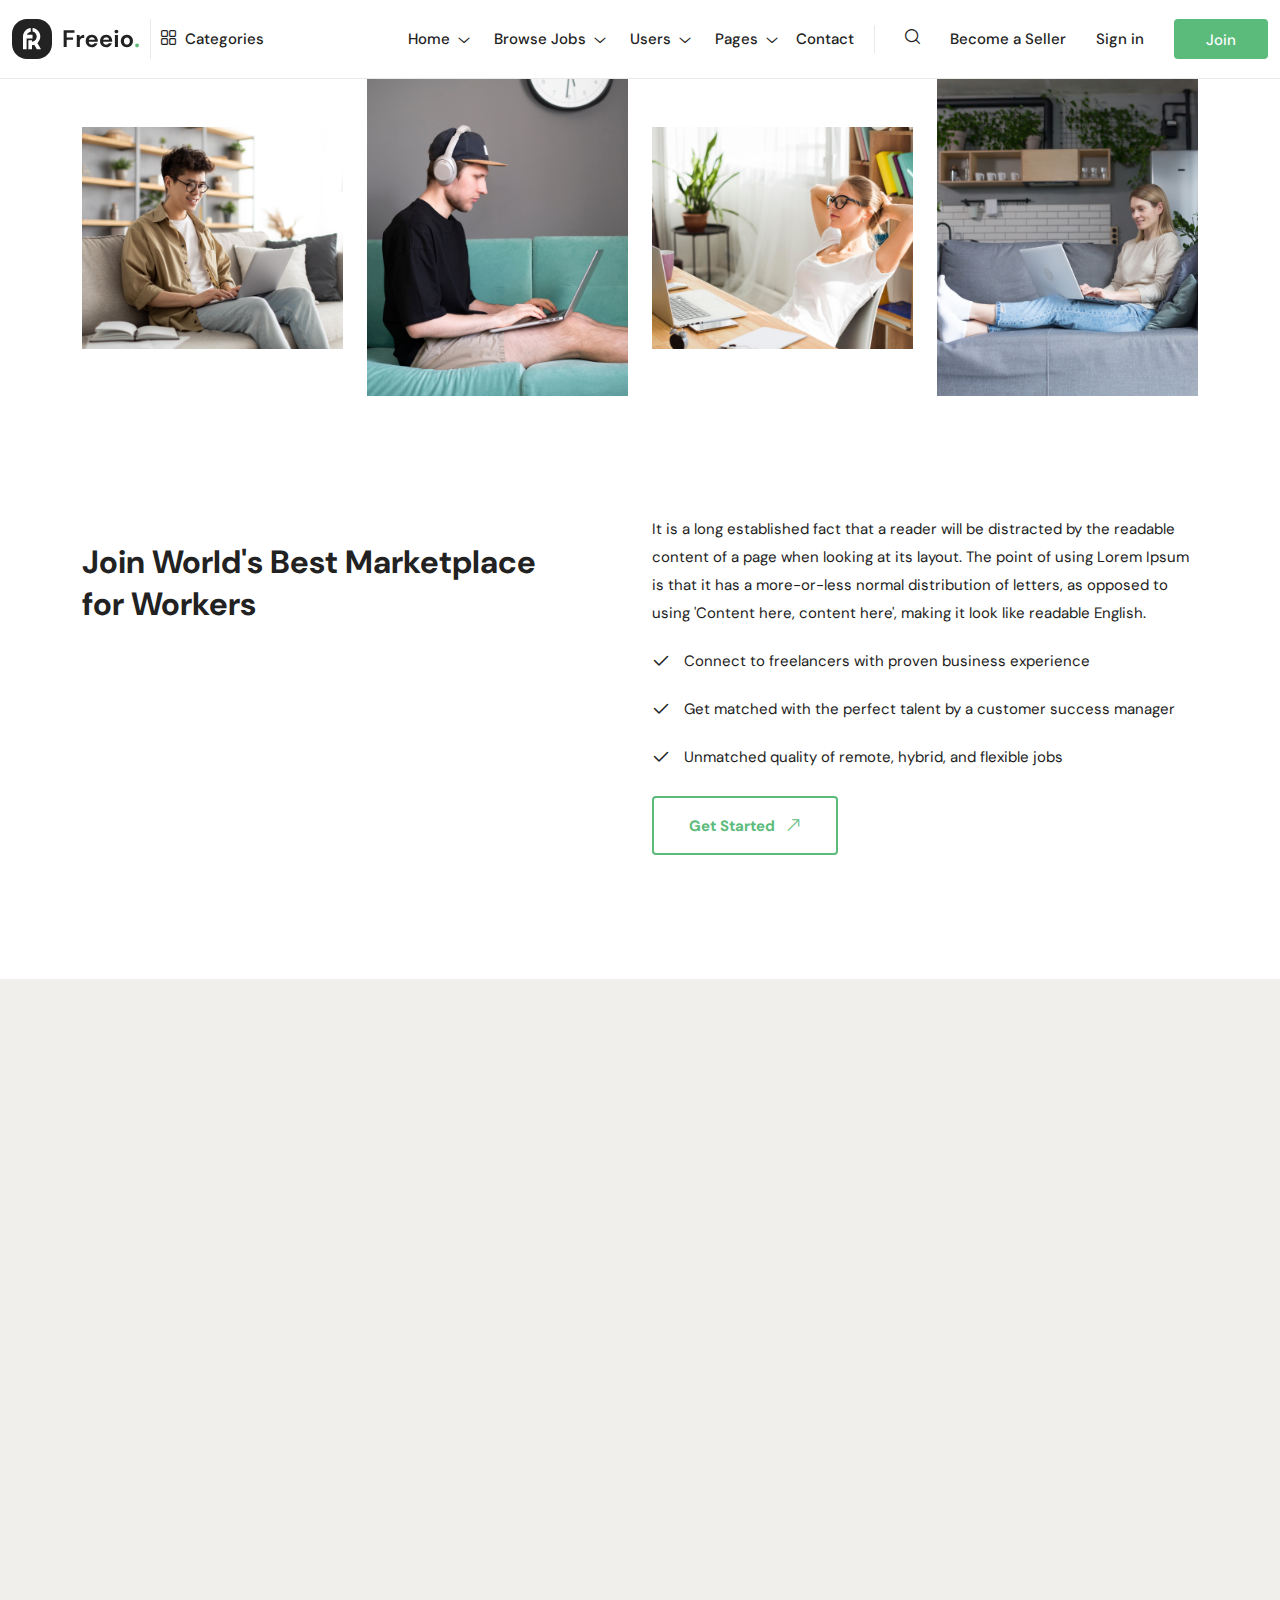
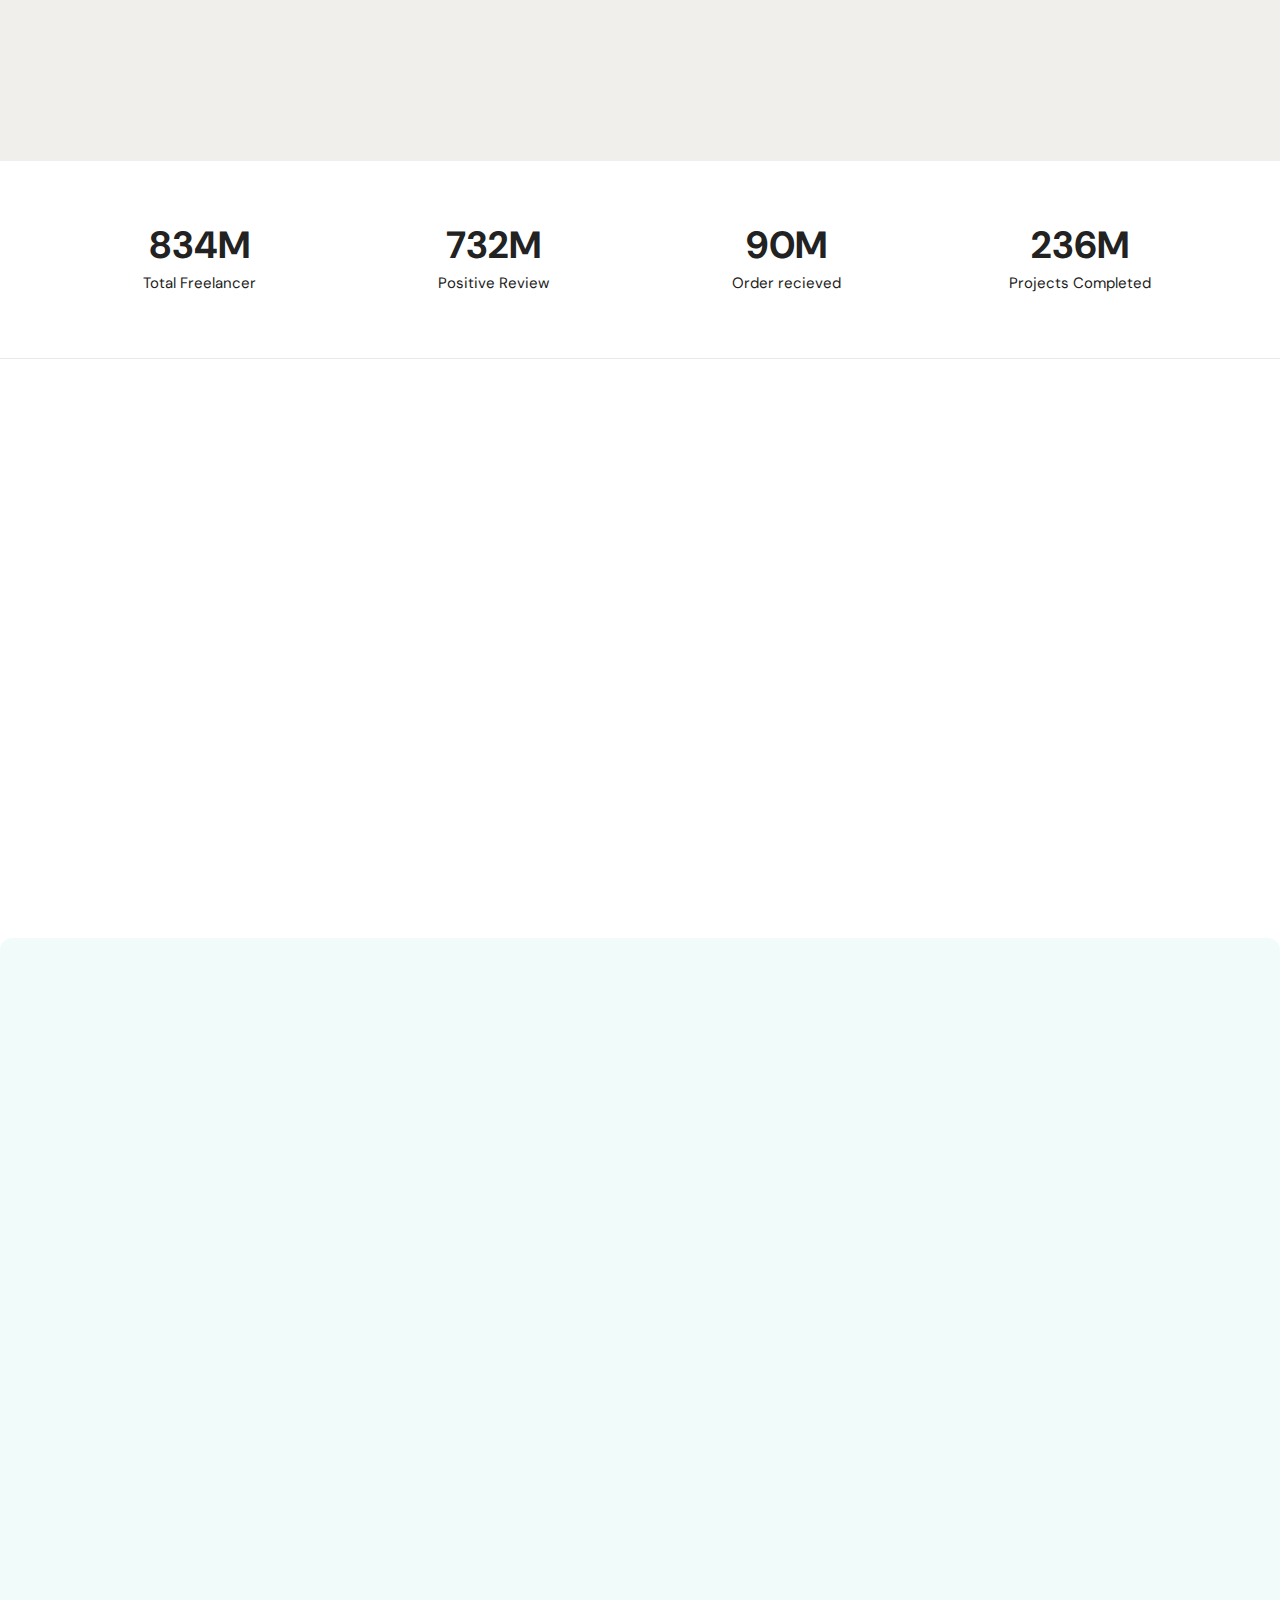
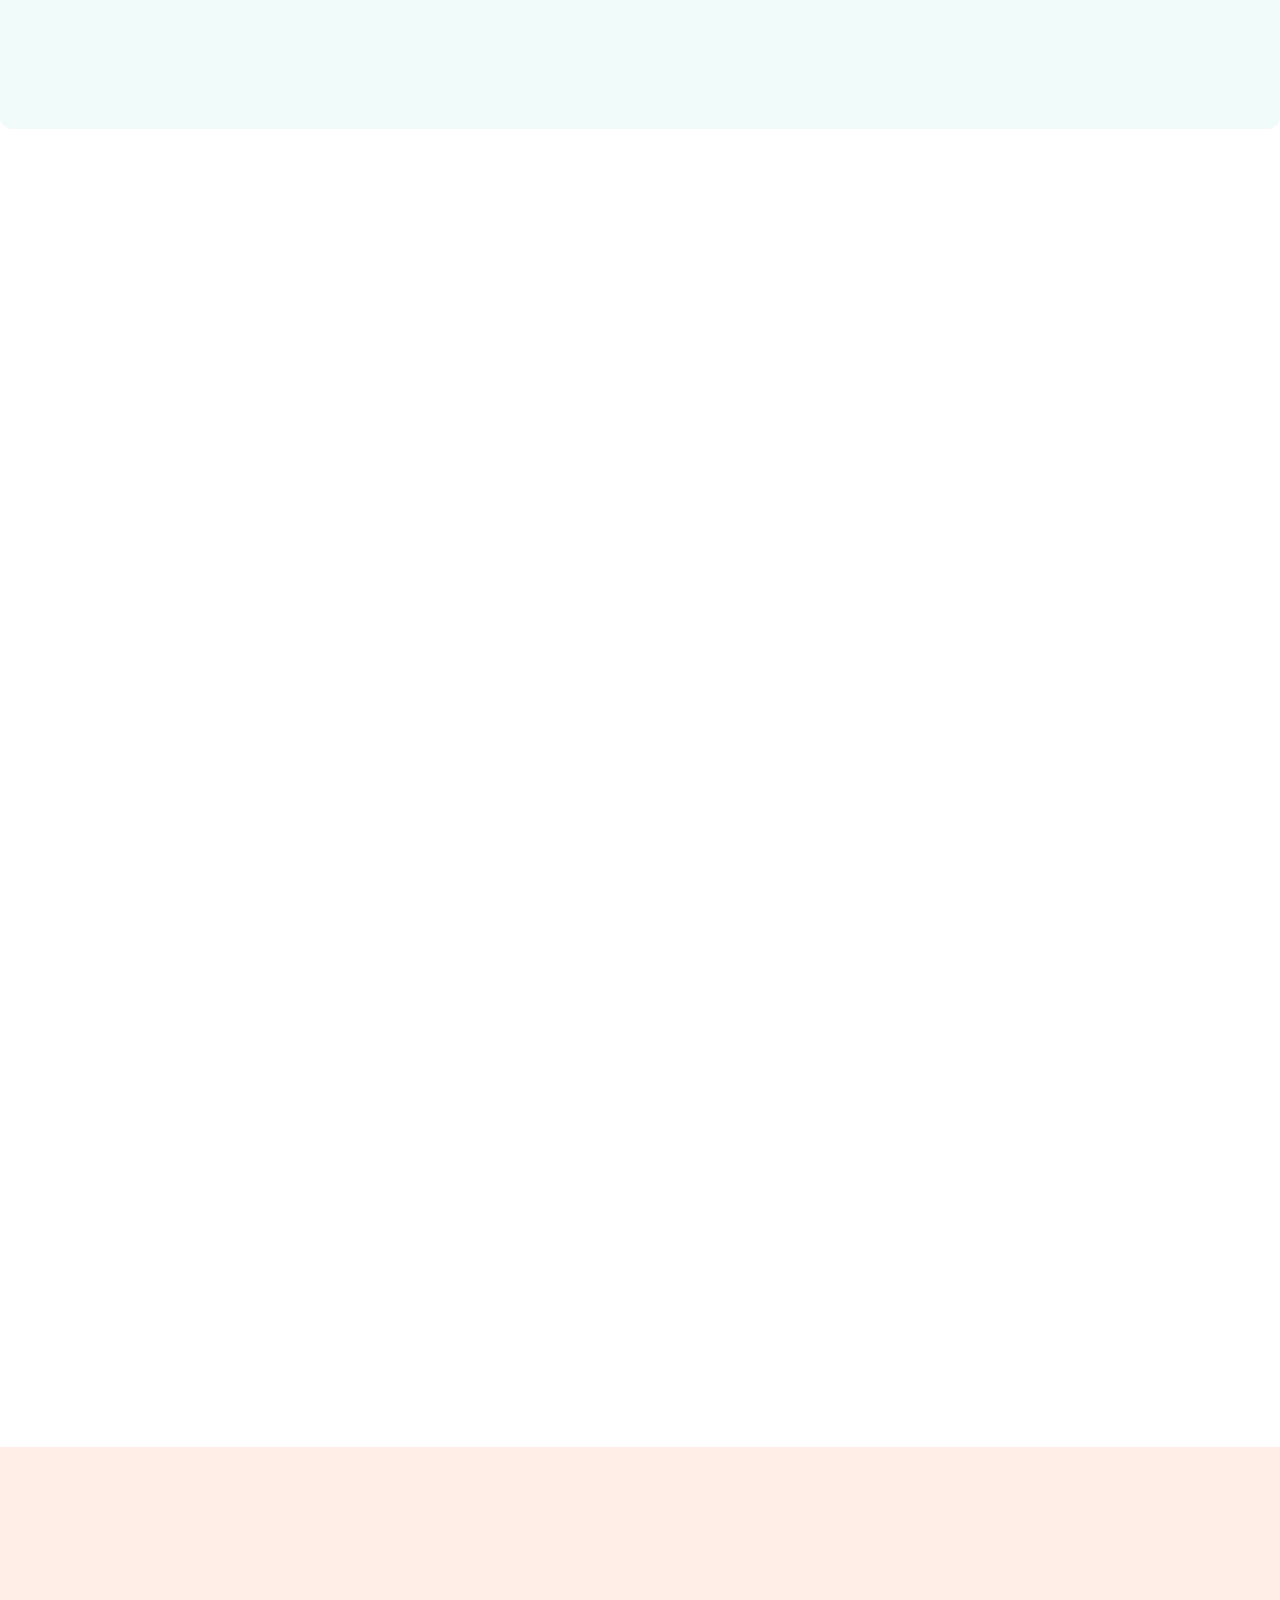
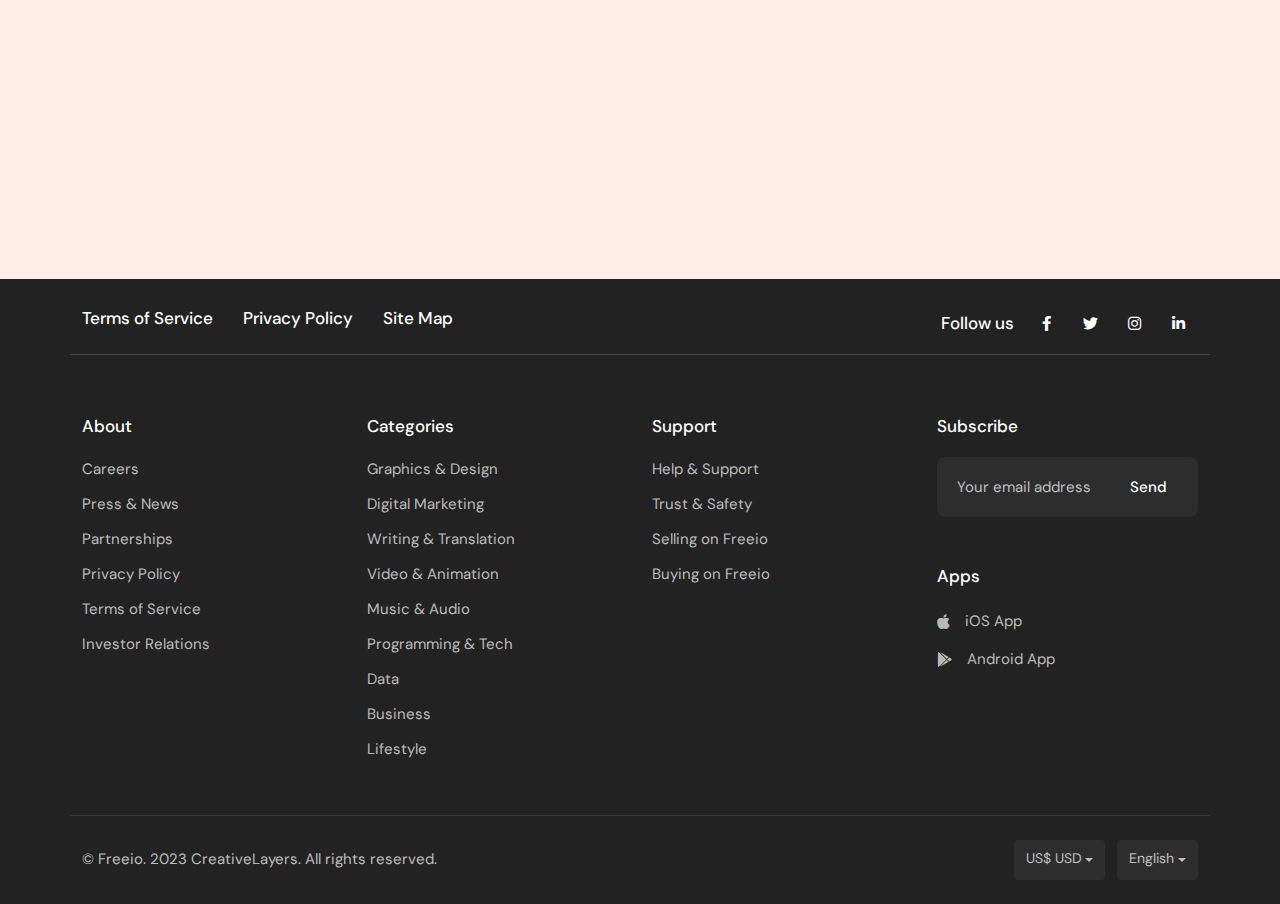
<file: page-about.html>
<!DOCTYPE html>
<html dir="ltr" lang="en">

<!-- Mirrored from creativelayers.net/themes/freeio-html/page-about.html by HTTrack Website Copier/3.x [XR&CO'2014], Thu, 28 Sep 2023 16:24:48 GMT -->
<head>
<meta charset="utf-8">
<meta http-equiv="X-UA-Compatible" content="IE=edge">
<meta name="viewport" content="width=device-width, initial-scale=1">
<meta name="keywords" content="bidding, fiverr, freelance marketplace, freelancers, freelancing, gigs, hiring, job board, job portal, job posting, jobs marketplace, peopleperhour, proposals, sell services, upwork">
<meta name="description" content="Freeio - Freelance Marketplace HTML Template">
<meta name="CreativeLayers" content="ATFN">
<!-- css file -->
<link rel="stylesheet" href="css/bootstrap.min.css">
<link rel="stylesheet" href="css/ace-responsive-menu.css">
<link rel="stylesheet" href="css/menu.css">
<link rel="stylesheet" href="css/fontawesome.css">
<link rel="stylesheet" href="css/flaticon.css">
<link rel="stylesheet" href="css/bootstrap-select.min.css">
<link rel="stylesheet" href="css/ud-custom-spacing.css">
<link rel="stylesheet" href="css/animate.css">
<link rel="stylesheet" href="css/jquery-ui.min.css">
<link rel="stylesheet" href="css/slider.css">
<link rel="stylesheet" href="css/style.css">
<!-- Responsive stylesheet -->
<link rel="stylesheet" href="css/responsive.css">
<!-- Title -->
<title>Freeio - Freelance Marketplace HTML Template</title>
<!-- Favicon -->
<link href="images/favicon.ico" sizes="128x128" rel="shortcut icon" type="image/x-icon" />
<link href="images/favicon.ico" sizes="128x128" rel="shortcut icon" />
<!-- Apple Touch Icon -->
<link href="images/apple-touch-icon-60x60.png" sizes="60x60" rel="apple-touch-icon">
<link href="images/apple-touch-icon-72x72.png" sizes="72x72" rel="apple-touch-icon">
<link href="images/apple-touch-icon-114x114.png" sizes="114x114" rel="apple-touch-icon">
<link href="images/apple-touch-icon-180x180.png" sizes="180x180" rel="apple-touch-icon">

<!-- HTML5 shim and Respond.js for IE8 support of HTML5 elements and media queries -->
<!-- WARNING: Respond.js doesn't work if you view the page via file:// -->
<!--[if lt IE 9]>
<script src="https://oss.maxcdn.com/html5shiv/3.7.3/html5shiv.min.js"></script>
<script src="https://oss.maxcdn.com/respond/1.4.2/respond.min.js"></script>
<![endif]-->
</head>
<body>
<div class="wrapper ovh">
  <div class="preloader"></div>
  
  <!-- Main Header Nav -->
  <header class="header-nav nav-innerpage-style main-menu">
    <!-- Ace Responsive Menu -->
    <nav class="posr"> 
      <div class="container-fluid posr menu_bdrt1">
        <div class="row align-items-center justify-content-between">
          <div class="col-auto pe-0">
            <div class="d-flex align-items-center">
              <a class="header-logo bdrr1 pr30 pr5-xl" href="index.html"><img src="images/header-logo-dark.svg" alt="Header Logo"></a>
              <div class="home1_style">
                <div id="mega-menu">
                  <a class="btn-mega fw500" href="#"><span class="pl30 pl10-xl pr5 fz15 vam flaticon-menu"></span> Categories</a>
                  <ul class="menu ps-0">
                    <li> <a class="dropdown" href="#"> <span class="menu-icn flaticon-developer"></span> <span class="menu-title">Development & IT</span> </a>
                      <div class="drop-menu d-flex justify-content-between">
                        <div class="one-third">
                          <div class="h6 cat-title">Web & App Design</div>
                          <ul class="ps-0 mb40">
                            <li><a href="#">Website Design</a></li>
                            <li><a href="#">App DesignUX Design</a></li>
                            <li><a href="#">Landing Page Design</a></li>
                            <li><a href="#">Icon Design</a></li>
                          </ul>
                          <div class="h6 cat-title">Marketing Design</div>
                          <ul class="ps-0 mb-0">
                            <li><a href="#">Social Media Design</a></li>
                            <li><a href="#">Email Design</a></li>
                            <li><a href="#">Web Banners</a></li>
                            <li><a href="#">Signage Design</a></li>
                          </ul>
                        </div>
                        <div class="one-third">
                          <div class="h6 cat-title">Art & Illustration</div>
                          <ul class="ps-0 mb40">
                            <li><a href="#">Illustration</a></li>
                            <li><a href="#">NFT Art</a></li>
                            <li><a href="#">Pattern Design</a></li>
                            <li><a href="#">Portraits & Caricatures</a></li>
                            <li><a href="#">Cartoons & Comics</a></li>
                            <li><a href="#">Tattoo Design</a></li>
                            <li><a href="#">Storyboards</a></li>
                          </ul>
                          <div class="h6 cat-title">Gaming</div>
                          <ul class="ps-0 mb-0">
                            <li><a href="#">Game Art</a></li>
                            <li><a href="#">Graphics for Streamers</a></li>
                            <li><a href="#">Twitch Store</a></li>
                          </ul>
                        </div>
                        <div class="one-third">
                          <div class="h6 cat-title">Visual Design</div>
                          <ul class="ps-0 mb40">
                            <li><a href="#">Image Editing</a></li>
                            <li><a href="#">Presentation Design</a></li>
                            <li><a href="#">Infographic Design</a></li>
                            <li><a href="#">Vector Tracing</a></li>
                            <li><a href="#">Resume Design</a></li>
                          </ul>
                          <div class="h6 cat-title">Print Design</div>
                          <ul class="ps-0 mb-0">
                            <li><a href="#">T-Shirts & Merchandise</a></li>
                            <li><a href="#">Flyer Design</a></li>
                            <li><a href="#">Brochure Design</a></li>
                            <li><a href="#">Poster Design</a></li>
                            <li><a href="#">Catalog Design</a></li>
                          </ul>
                        </div>
                      </div>
                    </li>
                    <li> <a class="dropdown" href="#"> <span class="menu-icn flaticon-web-design-1"></span> <span class="menu-title">Design & Creative</span> </a>
                      <div class="drop-menu d-flex justify-content-between">
                        <div class="one-third">
                          <div class="h6 cat-title">Web & App Design</div>
                          <ul class="ps-0 mb40">
                            <li><a href="#">Website Design</a></li>
                            <li><a href="#">App DesignUX Design</a></li>
                            <li><a href="#">Landing Page Design</a></li>
                            <li><a href="#">Icon Design</a></li>
                          </ul>
                          <div class="h6 cat-title">Marketing Design</div>
                          <ul class="ps-0 mb-0">
                            <li><a href="#">Social Media Design</a></li>
                            <li><a href="#">Email Design</a></li>
                            <li><a href="#">Web Banners</a></li>
                            <li><a href="#">Signage Design</a></li>
                          </ul>
                        </div>
                        <div class="one-third">
                          <div class="h6 cat-title">Art & Illustration</div>
                          <ul class="ps-0 mb40">
                            <li><a href="#">Illustration</a></li>
                            <li><a href="#">NFT Art</a></li>
                            <li><a href="#">Pattern Design</a></li>
                            <li><a href="#">Portraits & Caricatures</a></li>
                            <li><a href="#">Cartoons & Comics</a></li>
                            <li><a href="#">Tattoo Design</a></li>
                            <li><a href="#">Storyboards</a></li>
                          </ul>
                          <div class="h6 cat-title">Gaming</div>
                          <ul class="ps-0 mb-0">
                            <li><a href="#">Game Art</a></li>
                            <li><a href="#">Graphics for Streamers</a></li>
                            <li><a href="#">Twitch Store</a></li>
                          </ul>
                        </div>
                        <div class="one-third">
                          <div class="h6 cat-title">Visual Design</div>
                          <ul class="ps-0 mb40">
                            <li><a href="#">Image Editing</a></li>
                            <li><a href="#">Presentation Design</a></li>
                            <li><a href="#">Infographic Design</a></li>
                            <li><a href="#">Vector Tracing</a></li>
                            <li><a href="#">Resume Design</a></li>
                          </ul>
                          <div class="h6 cat-title">Print Design</div>
                          <ul class="ps-0 mb-0">
                            <li><a href="#">T-Shirts & Merchandise</a></li>
                            <li><a href="#">Flyer Design</a></li>
                            <li><a href="#">Brochure Design</a></li>
                            <li><a href="#">Poster Design</a></li>
                            <li><a href="#">Catalog Design</a></li>
                          </ul>
                        </div>
                      </div>
                    </li>
                    <li> <a class="dropdown" href="#"> <span class="menu-icn flaticon-digital-marketing"></span> <span class="menu-title">Digital Marketing</span> </a>
                      <div class="drop-menu d-flex justify-content-between">
                        <div class="one-third">
                          <div class="h6 cat-title">Web & App Design</div>
                          <ul class="ps-0 mb40">
                            <li><a href="#">Website Design</a></li>
                            <li><a href="#">App DesignUX Design</a></li>
                            <li><a href="#">Landing Page Design</a></li>
                            <li><a href="#">Icon Design</a></li>
                          </ul>
                          <div class="h6 cat-title">Marketing Design</div>
                          <ul class="ps-0 mb-0">
                            <li><a href="#">Social Media Design</a></li>
                            <li><a href="#">Email Design</a></li>
                            <li><a href="#">Web Banners</a></li>
                            <li><a href="#">Signage Design</a></li>
                          </ul>
                        </div>
                        <div class="one-third">
                          <div class="h6 cat-title">Art & Illustration</div>
                          <ul class="ps-0 mb40">
                            <li><a href="#">Illustration</a></li>
                            <li><a href="#">NFT Art</a></li>
                            <li><a href="#">Pattern Design</a></li>
                            <li><a href="#">Portraits & Caricatures</a></li>
                            <li><a href="#">Cartoons & Comics</a></li>
                            <li><a href="#">Tattoo Design</a></li>
                            <li><a href="#">Storyboards</a></li>
                          </ul>
                          <div class="h6 cat-title">Gaming</div>
                          <ul class="ps-0 mb-0">
                            <li><a href="#">Game Art</a></li>
                            <li><a href="#">Graphics for Streamers</a></li>
                            <li><a href="#">Twitch Store</a></li>
                          </ul>
                        </div>
                        <div class="one-third">
                          <div class="h6 cat-title">Visual Design</div>
                          <ul class="ps-0 mb40">
                            <li><a href="#">Image Editing</a></li>
                            <li><a href="#">Presentation Design</a></li>
                            <li><a href="#">Infographic Design</a></li>
                            <li><a href="#">Vector Tracing</a></li>
                            <li><a href="#">Resume Design</a></li>
                          </ul>
                          <div class="h6 cat-title">Print Design</div>
                          <ul class="ps-0 mb-0">
                            <li><a href="#">T-Shirts & Merchandise</a></li>
                            <li><a href="#">Flyer Design</a></li>
                            <li><a href="#">Brochure Design</a></li>
                            <li><a href="#">Poster Design</a></li>
                            <li><a href="#">Catalog Design</a></li>
                          </ul>
                        </div>
                      </div>
                    </li>
                    <li> <a class="dropdown" href="#"> <span class="menu-icn flaticon-translator"></span> <span class="menu-title">Writing & Translation</span> </a>
                      <div class="drop-menu d-flex justify-content-between">
                        <div class="one-third">
                          <div class="h6 cat-title">Web & App Design</div>
                          <ul class="ps-0 mb40">
                            <li><a href="#">Website Design</a></li>
                            <li><a href="#">App DesignUX Design</a></li>
                            <li><a href="#">Landing Page Design</a></li>
                            <li><a href="#">Icon Design</a></li>
                          </ul>
                          <div class="h6 cat-title">Marketing Design</div>
                          <ul class="ps-0 mb-0">
                            <li><a href="#">Social Media Design</a></li>
                            <li><a href="#">Email Design</a></li>
                            <li><a href="#">Web Banners</a></li>
                            <li><a href="#">Signage Design</a></li>
                          </ul>
                        </div>
                        <div class="one-third">
                          <div class="h6 cat-title">Art & Illustration</div>
                          <ul class="ps-0 mb40">
                            <li><a href="#">Illustration</a></li>
                            <li><a href="#">NFT Art</a></li>
                            <li><a href="#">Pattern Design</a></li>
                            <li><a href="#">Portraits & Caricatures</a></li>
                            <li><a href="#">Cartoons & Comics</a></li>
                            <li><a href="#">Tattoo Design</a></li>
                            <li><a href="#">Storyboards</a></li>
                          </ul>
                          <div class="h6 cat-title">Gaming</div>
                          <ul class="ps-0 mb-0">
                            <li><a href="#">Game Art</a></li>
                            <li><a href="#">Graphics for Streamers</a></li>
                            <li><a href="#">Twitch Store</a></li>
                          </ul>
                        </div>
                        <div class="one-third">
                          <div class="h6 cat-title">Visual Design</div>
                          <ul class="ps-0 mb40">
                            <li><a href="#">Image Editing</a></li>
                            <li><a href="#">Presentation Design</a></li>
                            <li><a href="#">Infographic Design</a></li>
                            <li><a href="#">Vector Tracing</a></li>
                            <li><a href="#">Resume Design</a></li>
                          </ul>
                          <div class="h6 cat-title">Print Design</div>
                          <ul class="ps-0 mb-0">
                            <li><a href="#">T-Shirts & Merchandise</a></li>
                            <li><a href="#">Flyer Design</a></li>
                            <li><a href="#">Brochure Design</a></li>
                            <li><a href="#">Poster Design</a></li>
                            <li><a href="#">Catalog Design</a></li>
                          </ul>
                        </div>
                      </div>
                    </li>
                    <li> <a class="dropdown" href="#"> <span class="menu-icn flaticon-microphone"></span> <span class="menu-title">Music & Audio</span> </a>
                      <div class="drop-menu d-flex justify-content-between">
                        <div class="one-third">
                          <div class="h6 cat-title">Web & App Design</div>
                          <ul class="ps-0 mb40">
                            <li><a href="#">Website Design</a></li>
                            <li><a href="#">App DesignUX Design</a></li>
                            <li><a href="#">Landing Page Design</a></li>
                            <li><a href="#">Icon Design</a></li>
                          </ul>
                          <div class="h6 cat-title">Marketing Design</div>
                          <ul class="ps-0 mb-0">
                            <li><a href="#">Social Media Design</a></li>
                            <li><a href="#">Email Design</a></li>
                            <li><a href="#">Web Banners</a></li>
                            <li><a href="#">Signage Design</a></li>
                          </ul>
                        </div>
                        <div class="one-third">
                          <div class="h6 cat-title">Art & Illustration</div>
                          <ul class="ps-0 mb40">
                            <li><a href="#">Illustration</a></li>
                            <li><a href="#">NFT Art</a></li>
                            <li><a href="#">Pattern Design</a></li>
                            <li><a href="#">Portraits & Caricatures</a></li>
                            <li><a href="#">Cartoons & Comics</a></li>
                            <li><a href="#">Tattoo Design</a></li>
                            <li><a href="#">Storyboards</a></li>
                          </ul>
                          <div class="h6 cat-title">Gaming</div>
                          <ul class="ps-0 mb-0">
                            <li><a href="#">Game Art</a></li>
                            <li><a href="#">Graphics for Streamers</a></li>
                            <li><a href="#">Twitch Store</a></li>
                          </ul>
                        </div>
                        <div class="one-third">
                          <div class="h6 cat-title">Visual Design</div>
                          <ul class="ps-0 mb40">
                            <li><a href="#">Image Editing</a></li>
                            <li><a href="#">Presentation Design</a></li>
                            <li><a href="#">Infographic Design</a></li>
                            <li><a href="#">Vector Tracing</a></li>
                            <li><a href="#">Resume Design</a></li>
                          </ul>
                          <div class="h6 cat-title">Print Design</div>
                          <ul class="ps-0 mb-0">
                            <li><a href="#">T-Shirts & Merchandise</a></li>
                            <li><a href="#">Flyer Design</a></li>
                            <li><a href="#">Brochure Design</a></li>
                            <li><a href="#">Poster Design</a></li>
                            <li><a href="#">Catalog Design</a></li>
                          </ul>
                        </div>
                      </div>
                    </li>
                    <li> <a class="dropdown" href="#"> <span class="menu-icn flaticon-video-file"></span> <span class="menu-title">Video & Animation</span> </a>
                      <div class="drop-menu d-flex justify-content-between">
                        <div class="one-third">
                          <div class="h6 cat-title">Web & App Design</div>
                          <ul class="ps-0 mb40">
                            <li><a href="#">Website Design</a></li>
                            <li><a href="#">App DesignUX Design</a></li>
                            <li><a href="#">Landing Page Design</a></li>
                            <li><a href="#">Icon Design</a></li>
                          </ul>
                          <div class="h6 cat-title">Marketing Design</div>
                          <ul class="ps-0 mb-0">
                            <li><a href="#">Social Media Design</a></li>
                            <li><a href="#">Email Design</a></li>
                            <li><a href="#">Web Banners</a></li>
                            <li><a href="#">Signage Design</a></li>
                          </ul>
                        </div>
                        <div class="one-third">
                          <div class="h6 cat-title">Art & Illustration</div>
                          <ul class="ps-0 mb40">
                            <li><a href="#">Illustration</a></li>
                            <li><a href="#">NFT Art</a></li>
                            <li><a href="#">Pattern Design</a></li>
                            <li><a href="#">Portraits & Caricatures</a></li>
                            <li><a href="#">Cartoons & Comics</a></li>
                            <li><a href="#">Tattoo Design</a></li>
                            <li><a href="#">Storyboards</a></li>
                          </ul>
                          <div class="h6 cat-title">Gaming</div>
                          <ul class="ps-0 mb-0">
                            <li><a href="#">Game Art</a></li>
                            <li><a href="#">Graphics for Streamers</a></li>
                            <li><a href="#">Twitch Store</a></li>
                          </ul>
                        </div>
                        <div class="one-third">
                          <div class="h6 cat-title">Visual Design</div>
                          <ul class="ps-0 mb40">
                            <li><a href="#">Image Editing</a></li>
                            <li><a href="#">Presentation Design</a></li>
                            <li><a href="#">Infographic Design</a></li>
                            <li><a href="#">Vector Tracing</a></li>
                            <li><a href="#">Resume Design</a></li>
                          </ul>
                          <div class="h6 cat-title">Print Design</div>
                          <ul class="ps-0 mb-0">
                            <li><a href="#">T-Shirts & Merchandise</a></li>
                            <li><a href="#">Flyer Design</a></li>
                            <li><a href="#">Brochure Design</a></li>
                            <li><a href="#">Poster Design</a></li>
                            <li><a href="#">Catalog Design</a></li>
                          </ul>
                        </div>
                      </div>
                    </li>
                    <li> <a class="dropdown" href="#"> <span class="menu-icn flaticon-ruler"></span> <span class="menu-title">Engineering & Architecture</span> </a>
                      <div class="drop-menu d-flex justify-content-between">
                        <div class="one-third">
                          <div class="h6 cat-title">Web & App Design</div>
                          <ul class="ps-0 mb40">
                            <li><a href="#">Website Design</a></li>
                            <li><a href="#">App DesignUX Design</a></li>
                            <li><a href="#">Landing Page Design</a></li>
                            <li><a href="#">Icon Design</a></li>
                          </ul>
                          <div class="h6 cat-title">Marketing Design</div>
                          <ul class="ps-0 mb-0">
                            <li><a href="#">Social Media Design</a></li>
                            <li><a href="#">Email Design</a></li>
                            <li><a href="#">Web Banners</a></li>
                            <li><a href="#">Signage Design</a></li>
                          </ul>
                        </div>
                        <div class="one-third">
                          <div class="h6 cat-title">Art & Illustration</div>
                          <ul class="ps-0 mb40">
                            <li><a href="#">Illustration</a></li>
                            <li><a href="#">NFT Art</a></li>
                            <li><a href="#">Pattern Design</a></li>
                            <li><a href="#">Portraits & Caricatures</a></li>
                            <li><a href="#">Cartoons & Comics</a></li>
                            <li><a href="#">Tattoo Design</a></li>
                            <li><a href="#">Storyboards</a></li>
                          </ul>
                          <div class="h6 cat-title">Gaming</div>
                          <ul class="ps-0 mb-0">
                            <li><a href="#">Game Art</a></li>
                            <li><a href="#">Graphics for Streamers</a></li>
                            <li><a href="#">Twitch Store</a></li>
                          </ul>
                        </div>
                        <div class="one-third">
                          <div class="h6 cat-title">Visual Design</div>
                          <ul class="ps-0 mb40">
                            <li><a href="#">Image Editing</a></li>
                            <li><a href="#">Presentation Design</a></li>
                            <li><a href="#">Infographic Design</a></li>
                            <li><a href="#">Vector Tracing</a></li>
                            <li><a href="#">Resume Design</a></li>
                          </ul>
                          <div class="h6 cat-title">Print Design</div>
                          <ul class="ps-0 mb-0">
                            <li><a href="#">T-Shirts & Merchandise</a></li>
                            <li><a href="#">Flyer Design</a></li>
                            <li><a href="#">Brochure Design</a></li>
                            <li><a href="#">Poster Design</a></li>
                            <li><a href="#">Catalog Design</a></li>
                          </ul>
                        </div>
                      </div>
                    </li>
                    <li> <a class="dropdown" href="#"> <span class="menu-icn flaticon-goal"></span> <span class="menu-title">Finance & Accounting</span> </a>
                      <div class="drop-menu d-flex justify-content-between">
                        <div class="one-third">
                          <div class="h6 cat-title">Web & App Design</div>
                          <ul class="ps-0 mb40">
                            <li><a href="#">Website Design</a></li>
                            <li><a href="#">App DesignUX Design</a></li>
                            <li><a href="#">Landing Page Design</a></li>
                            <li><a href="#">Icon Design</a></li>
                          </ul>
                          <div class="h6 cat-title">Marketing Design</div>
                          <ul class="ps-0 mb-0">
                            <li><a href="#">Social Media Design</a></li>
                            <li><a href="#">Email Design</a></li>
                            <li><a href="#">Web Banners</a></li>
                            <li><a href="#">Signage Design</a></li>
                          </ul>
                        </div>
                        <div class="one-third">
                          <div class="h6 cat-title">Art & Illustration</div>
                          <ul class="ps-0 mb40">
                            <li><a href="#">Illustration</a></li>
                            <li><a href="#">NFT Art</a></li>
                            <li><a href="#">Pattern Design</a></li>
                            <li><a href="#">Portraits & Caricatures</a></li>
                            <li><a href="#">Cartoons & Comics</a></li>
                            <li><a href="#">Tattoo Design</a></li>
                            <li><a href="#">Storyboards</a></li>
                          </ul>
                          <div class="h6 cat-title">Gaming</div>
                          <ul class="ps-0 mb-0">
                            <li><a href="#">Game Art</a></li>
                            <li><a href="#">Graphics for Streamers</a></li>
                            <li><a href="#">Twitch Store</a></li>
                          </ul>
                        </div>
                        <div class="one-third">
                          <div class="h6 cat-title">Visual Design</div>
                          <ul class="ps-0 mb40">
                            <li><a href="#">Image Editing</a></li>
                            <li><a href="#">Presentation Design</a></li>
                            <li><a href="#">Infographic Design</a></li>
                            <li><a href="#">Vector Tracing</a></li>
                            <li><a href="#">Resume Design</a></li>
                          </ul>
                          <div class="h6 cat-title">Print Design</div>
                          <ul class="ps-0 mb-0">
                            <li><a href="#">T-Shirts & Merchandise</a></li>
                            <li><a href="#">Flyer Design</a></li>
                            <li><a href="#">Brochure Design</a></li>
                            <li><a href="#">Poster Design</a></li>
                            <li><a href="#">Catalog Design</a></li>
                          </ul>
                        </div>
                      </div>
                    </li>
                  </ul>
                </div>
              </div>
            </div>
          </div>
          <div class="col-auto">
            <div class="d-flex align-items-center">
              <!-- Responsive Menu Structure-->
              <ul id="respMenu" class="ace-responsive-menu" data-menu-style="horizontal">
                <li class="visible_list"> <a class="list-item" href="#"><span class="title">Home</span></a>
                  <!-- Level Two-->
                  <ul>
                    <li><a href="index.html">Home V1</a></li>
                    <li><a href="index2.html">Home V2</a></li>
                    <li><a href="index3.html">Home V3</a></li>
                    <li><a href="index4.html">Home V4</a></li>
                    <li><a href="index5.html">Home V5</a></li>
                    <li><a href="index6.html">Home V6</a></li>
                    <li><a href="index7.html">Home V7</a></li>
                    <li><a href="index8.html">Home V8</a></li>
                    <li><a href="index9.html">Home V9</a></li>
                    <li><a href="index10.html">Home V10</a></li>
                  </ul>
                </li>
                <li class="visible_list"> <a class="list-item" href="#"><span class="title">Browse Jobs</span></a>
                  <ul >
                    <li> <a href="#"><span class="title">Services</span></a>
                      <ul>
                        <li><a href="page-service-v1.html">Service v1</a></li>
                        <li><a href="page-service-v2.html">Service v2</a></li>
                        <li><a href="page-service-v3.html">Service v3</a></li>
                        <li><a href="page-service-v4.html">Service v4</a></li>
                        <li><a href="page-service-v5.html">Service v5</a></li>
                        <li><a href="page-service-v6.html">Service v6</a></li>
                        <li><a href="page-service-v7.html">Service v7</a></li>
                        <li><a href="page-service-all.html">Service All</a></li>
                        <li><a href="page-service-single.html">Service Single</a></li>
                      </ul>
                    </li>
                    <li> <a href="#"><span class="title">Projects</span></a>
                      <ul>
                        <li><a href="page-project-v1.html">Project v1</a></li>
                        <li><a href="page-project-single.html">Project Single</a></li>
                      </ul>
                    </li>
                    <li> <a href="#"><span class="title">Job View</span></a>
                      <ul>
                        <li><a href="page-job-list-v1.html">Job list v1</a></li>
                        <li><a href="page-job-list-v2.html">Job list v2</a></li>
                        <li><a href="page-job-list-v3.html">Job list V3</a></li>
                        <li><a href="page-job-list-single.html">Job Single</a></li>
                      </ul>
                    </li>
                  </ul>
                </li>
                <li class="visible_list"> <a class="list-item" href="#"><span class="title">Users</span></a>
                  <ul>
                    <li> <a href="#"><span class="title">Dashboard</span></a>
                      <ul>
                        <li><a href="page-dashboard.html">Dashboard</a></li>
                        <li><a href="page-dashboard-proposal.html">Proposal</a></li>
                        <li><a href="page-dashboard-save.html">Saved</a></li>
                        <li><a href="page-dashboard-message.html">Message</a></li>
                        <li><a href="page-dashboard-reviews.html">Reviews</a></li>
                        <li><a href="page-dashboard-invoice.html">Invoice</a></li>
                        <li><a href="page-dashboard-payouts.html">Payouts</a></li>
                        <li><a href="page-dashboard-statement.html">Statement</a></li>
                        <li><a href="page-dashboard-manage-service.html">Manage Service</a></li>
                        <li><a href="page-dashboard-add-service.html">Add Services</a></li>
                        <li><a href="page-dashboard-manage-jobs.html">Manage Jobs</a></li>
                        <li><a href="page-dashboard-manage-project.html">Manage Project</a></li>
                        <li><a href="page-dashboard-create-project.html">Create Project</a></li>
                        <li><a href="page-dashboard-profile.html">My Profile</a></li>
                      </ul>
                    </li>
                    <li> <a href="#"><span class="title">Employee</span></a>
                      <ul>
                        <li><a href="page-employee-v1.html">Employee V1</a></li>
                        <li><a href="page-employee-v2.html">Employee V2</a></li>
                        <li><a href="page-employee-single.html">Employee Single</a></li>
                      </ul>
                    </li>
                    <li> <a href="#"><span class="title">Freelancer</span></a>
                      <ul>
                        <li><a href="page-freelancer-v1.html">Freelancer V1</a></li>
                        <li><a href="page-freelancer-v2.html">Freelancer V2</a></li>
                        <li><a href="page-freelancer-v3.html">Freelancer V3</a></li>
                        <li><a href="page-freelancer-single.html">Freelancer Single</a></li>
                      </ul>
                    </li>
                    <li> <a href="page-become-seller.html"><span class="title">Become Seller</span></a></li>
                  </ul>
                </li>
                <li class="visible_list"> <a class="list-item" href="#"><span class="title">Pages</span></a>
                  <ul>
                    <li> <a href="#"><span class="title">About</span></a>
                      <ul>
                        <li><a href="page-about.html">About v1</a></li>
                        <li><a href="page-about-v2.html">About v2</a></li>
                      </ul>
                    </li>
                    <li> <a href="#"><span class="title">Blog</span></a>
                      <ul>
                        <li><a href="page-blog-v1.html">List V1</a></li>
                        <li><a href="page-blog-v2.html">List V2</a></li>
                        <li><a href="page-blog-v3.html">List V3</a></li>
                        <li><a href="page-blog-single.html">Single</a></li>
                      </ul>
                    </li>
                    <li> <a href="#"><span class="title">Shop</span></a>
                      <ul>
                        <li><a href="page-shop.html">List</a></li>
                        <li><a href="page-shop-single.html">Single</a></li>
                        <li><a href="page-shop-cart.html">Cart</a></li>
                        <li><a href="page-shop-checkout.html">Checkout</a></li>
                        <li><a href="page-shop-order.html">Order</a></li>
                      </ul>
                    </li>
                    <li><a href="page-contact.html">Contact</a></li>
                    <li><a href="page-error.html">404</a></li>
                    <li><a href="page-faq.html">Faq</a></li>
                    <li><a href="page-help.html">Help</a></li>
                    <li><a href="page-invoice.html">Invoices</a></li>
                    <li><a href="page-login.html">Login</a></li>
                    <li><a href="page-pricing.html">Pricing</a></li>
                    <li><a href="page-register.html">Register</a></li>
                    <li><a href="page-terms.html">Terms</a></li>
                    <li><a href="page-ui-element.html">UI Elements</a></li>
                  </ul>
                </li>
                <li> <a class="list-item" href="page-contact.html">Contact</a></li>
              </ul>
              <a class="login-info bdrl1 pl15-lg pl30" data-bs-toggle="modal" href="#exampleModalToggle" role="button"><span class="flaticon-loupe"></span></a>
              <a class="login-info mx15-lg mx30" href="page-become-seller.html"><span class="d-none d-xl-inline-block">Become a</span> Seller</a>
              <a class="login-info mr15-lg mr30" href="page-login.html">Sign in</a>
              <a class="ud-btn btn-thm add-joining" href="page-register.html">Join</a>
            </div>
          </div>
        </div>
      </div>
    </nav>
  </header>
  <!-- Search Modal -->
  <div class="search-modal">
    <div class="modal fade" id="exampleModalToggle" aria-hidden="true" aria-labelledby="exampleModalToggleLabel" tabindex="-1">
      <div class="modal-dialog modal-lg">
        <div class="modal-content">
          <div class="modal-header">
            <h5 class="modal-title" id="exampleModalToggleLabel"></h5>
            <button type="button" class="btn-close" data-bs-dismiss="modal" aria-label="Close"><i class="fal fa-xmark"></i></button>
          </div>
          <div class="modal-body">
            <div class="popup-search-field search_area">
              <input type="text" class="form-control border-0" placeholder="What service are you looking for today?">
              <label><span class="far fa-magnifying-glass"></span></label>
              <button class="ud-btn btn-thm" type="submit">Search</button>
            </div>
          </div>
        </div>
      </div>
    </div>
  </div>

  <div class="hiddenbar-body-ovelay"></div>

  <!-- Mobile Nav  -->
  <div id="page" class="mobilie_header_nav stylehome1">
    <div class="mobile-menu">
      <div class="header bdrb1">
        <div class="menu_and_widgets">
          <div class="mobile_menu_bar d-flex justify-content-between align-items-center">
            <a class="mobile_logo" href="#"><img src="images/header-logo-dark.svg" alt=""></a>
            <div class="right-side text-end">
              <a class="" href="page-login.html">join</a>
              <a class="menubar ml30" href="#menu"><img src="images/mobile-dark-nav-icon.svg" alt=""></a>
            </div>
          </div>
        </div>
        <div class="posr"><div class="mobile_menu_close_btn"><span class="far fa-times"></span></div></div>
      </div>
    </div>
    <!-- /.mobile-menu -->
    <nav id="menu" class="">
      <ul>
        <li><span>Home</span>
          <ul>
            <li><a href="index.html">Home V1</a></li>
            <li><a href="index2.html">Home V2</a></li>
            <li><a href="index3.html">Home V3</a></li>
            <li><a href="index4.html">Home V4</a></li>
            <li><a href="index5.html">Home V5</a></li>
            <li><a href="index6.html">Home V6</a></li>
            <li><a href="index7.html">Home V7</a></li>
            <li><a href="index8.html">Home V8</a></li>
            <li><a href="index9.html">Home V9</a></li>
            <li><a href="index10.html">Home V10</a></li>
          </ul>
        </li>
        <li><span>Browse Jobs</span>
          <ul>
            <li><span>Services</span>
              <ul>
                <li><a href="page-service-v1.html">Service v1</a></li>
                <li><a href="page-service-v2.html">Service v2</a></li>
                <li><a href="page-service-v3.html">Service v3</a></li>
                <li><a href="page-service-v4.html">Service v4</a></li>
                <li><a href="page-service-v5.html">Service v5</a></li>
                <li><a href="page-service-v6.html">Service v6</a></li>
                <li><a href="page-service-v7.html">Service v7</a></li>
                <li><a href="page-service-all.html">Service All</a></li>
                <li><a href="page-service-single.html">Service Single</a></li>
              </ul>
            </li>
            <li><span>Projects</span>
              <ul>
                <li><a href="page-project-v1.html">Project v1</a></li>
                <li><a href="page-project-single.html">Project Single</a></li>
              </ul>
            </li>
            <li><span>Job View</span>
              <ul>
                <li><a href="page-job-list-v1.html">Job list v1</a></li>
                <li><a href="page-job-list-v2.html">Job list v2</a></li>
                <li><a href="page-job-list-v3.html">Job list V3</a></li>
                <li><a href="page-job-list-single.html">Job Single</a></li>
              </ul>
            </li>
          </ul>
        </li>
        <li><span>Users</span>
          <ul>
            <li><span>Dashboard</span>
              <ul>
                <li><a href="page-dashboard.html">Dashboard</a></li>
                <li><a href="page-dashboard-proposal.html">Proposal</a></li>
                <li><a href="page-dashboard-save.html">Saved</a></li>
                <li><a href="page-dashboard-message.html">Message</a></li>
                <li><a href="page-dashboard-reviews.html">Reviews</a></li>
                <li><a href="page-dashboard-invoice.html">Invoice</a></li>
                <li><a href="page-dashboard-payouts.html">Payouts</a></li>
                <li><a href="page-dashboard-statement.html">Statement</a></li>
                <li><a href="page-dashboard-manage-service.html">Manage Service</a></li>
                <li><a href="page-dashboard-add-service.html">Add Services</a></li>
                <li><a href="page-dashboard-manage-jobs.html">Manage Jobs</a></li>
                <li><a href="page-dashboard-manage-project.html">Manage Project</a></li>
                <li><a href="page-dashboard-create-project.html">Create Project</a></li>
                <li><a href="page-dashboard-profile.html">My Profile</a></li>
              </ul>
            </li>
            <li><span>Employee</span>
              <ul>
                <li><a href="page-employee-v1.html">Employee V1</a></li>
                <li><a href="page-employee-v2.html">Employee V2</a></li>
                <li><a href="page-employee-single.html">Employee Single</a></li>
              </ul>
            </li>
            <li><span>Freelancer</span>
              <ul>
                <li><a href="page-freelancer-v1.html">Freelancer V1</a></li>
                <li><a href="page-freelancer-v2.html">Freelancer V2</a></li>
                <li><a href="page-freelancer-v3.html">Freelancer V3</a></li>
                <li><a href="page-freelancer-single.html">Freelancer Single</a></li>
              </ul>
            </li>
            <li><a href="page-become-seller.html">Become Seller</a></li>
          </ul>
        </li>
        <li><span>Pages</span>
          <ul>
            <li><span>About</span>
              <ul>
                <li><a href="page-about.html">About v1</a></li>
                <li><a href="page-about-v2.html">About v2</a></li>
              </ul>
            </li>
            <li><span>Shop</span>
              <ul>
                <li><a href="page-shop.html">List</a></li>
                <li><a href="page-shop-single.html">Single</a></li>
                <li><a href="page-shop-cart.html">Cart</a></li>
                <li><a href="page-shop-checkout.html">Checkout</a></li>
                <li><a href="page-shop-order.html">Order</a></li>
              </ul>
            </li>
            <li><a href="page-contact.html">Contact</a></li>
            <li><a href="page-error.html">404</a></li>
            <li><a href="page-faq.html">Faq</a></li>
            <li><a href="page-help.html">Help</a></li>
            <li><a href="page-invoice.html">Invoices</a></li>
            <li><a href="page-login.html">Login</a></li>
            <li><a href="page-pricing.html">Pricing</a></li>
            <li><a href="page-register.html">Register</a></li>
            <li><a href="page-terms.html">Terms</a></li>
            <li><a href="page-ui-element.html">UI Elements</a></li>
          </ul>
        </li>
        <li><span>Blog</span>
          <ul>
            <li><a href="page-blog-v1.html">List V1</a></li>
            <li><a href="page-blog-v2.html">List V2</a></li>
            <li><a href="page-blog-v3.html">List V3</a></li>
            <li><a href="page-blog-single.html">Single</a></li>
          </ul>
        </li>
        <!-- Only for Mobile View -->
      </ul>
    </nav>
  </div>

  <div class="body_content">
    <!-- About Section Area -->
    <section class="our-about pb90">
      <div class="container">
        <div class="row align-items-center">
          <div class="col-6 col-md-3">
            <div class="position-relative mb30">
              <img class="w100" src="images/about/about-1.jpg" alt="">
            </div>
          </div>
          <div class="col-6 col-md-3">
            <div class="position-relative mb30">
              <img class="w100" src="images/about/about-2.jpg" alt="">
            </div>
          </div>
          <div class="col-6 col-md-3">
            <div class="position-relative mb30">
              <img class="w100" src="images/about/about-3.jpg" alt="">
            </div>
          </div>
          <div class="col-6 col-md-3">
            <div class="position-relative mb30">
              <img class="w100" src="images/about/about-4.jpg" alt="">
            </div>
          </div>
        </div>
      </div>
    </section>

    <!-- About Section Area -->
    <section class="our-about pb90 pt0">
      <div class="container">
        <div class="row">
          <div class="col-lg-6">
            <div class="main-title">
              <h2>Join World's Best Marketplace <br class="d-none d-lg-block"> for Workers</h2>
            </div>
          </div>
          <div class="col-lg-6">
            <p class="text mb20">It is a long established fact that a reader will be distracted by the readable content of a page when looking at its layout. The point of using Lorem Ipsum is that it has a more-or-less normal distribution of letters, as opposed to using 'Content here, content here', making it look like readable English.</p>
            <div class="list-style2">
              <ul class="mb25">
                <li><i class="far fa-check"></i>Connect to freelancers with proven business experience</li>
                <li><i class="far fa-check"></i>Get matched with the perfect talent by a customer success manager</li>
                <li><i class="far fa-check"></i>Unmatched quality of remote, hybrid, and flexible jobs</li>
              </ul>
            </div>
            <a href="#" class="ud-btn btn-thm-border mb25 me-4">Get Started<i class="fal fa-arrow-right-long"></i></a>
          </div>
        </div>
      </div>
    </section>

    <!-- CTA Banner -->
    <section class="p-0">
      <div class="cta-banner3 hover-bgc-color mx-auto maxw1600 pt120 pt60-lg pb90 pb60-lg position-relative overflow-hidden">
        <div class="container">
          <div class="row">
            <div class="col-xl-5 wow fadeInRight" data-wow-delay="500ms">
              <div class="mb30">
                <div class="main-title">
                  <h2 class="title">A whole world of freelance <br class="d-none d-md-block"> talent at your fingertips</h2>
                </div>
              </div>
              <div class="why-chose-list">
                <div class="list-one d-flex align-items-start mb30">
                  <span class="list-icon flex-shrink-0 flaticon-badge"></span>
                  <div class="list-content flex-grow-1 ml20">
                    <h4 class="mb-1">Proof of quality</h4>
                    <p class="text mb-0 fz15">Check any pro’s work samples, client reviews, and identity <br class="d-none d-lg-block"> verification.</p>
                  </div>
                </div>
                <div class="list-one d-flex align-items-start mb30">
                  <span class="list-icon flex-shrink-0 flaticon-money"></span>
                  <div class="list-content flex-grow-1 ml20">
                    <h4 class="mb-1">No cost until you hire</h4>
                    <p class="text mb-0 fz15">Interview potential fits for your job, negotiate rates, and only pay <br class="d-none d-lg-block"> for work you approve.</p>
                  </div>
                </div>
                <div class="list-one d-flex align-items-start mb30">
                  <span class="list-icon flex-shrink-0 flaticon-security"></span>
                  <div class="list-content flex-grow-1 ml20">
                    <h4 class="mb-1">Safe and secure</h4>
                    <p class="text mb-0 fz15">Focus on your work knowing we help protect your data and privacy. We’re here with 24/7 support if you need it.</p>
                  </div>
                </div>
              </div>
            </div>
          </div>
        </div>
        <img class="cta-banner3-img wow fadeInLeft" src="images/about/about-5.jpg" alt="" data-wow-delay="300ms">
      </div>
    </section>

    <!-- Funfact -->
    <section class="pb0 pt60">
      <div class="container maxw1600 bdrb1 pb60">
        <div class="row">
          <div class="col-xl-11 mx-auto">
            <div class="row justify-content-center" data-wow-delay="300ms">
              <div class="col-6 col-md-3">
                <div class="funfact_one text-center">
                  <div class="details">
                    <ul class="ps-0 mb-0 d-flex justify-content-center">
                      <li><div class="timer">834</div></li>
                      <li><span>M</span></li>
                    </ul>
                    <p class="text mb-0">Total Freelancer</p>
                  </div>
                </div>
              </div>
              <div class="col-6 col-md-3">
                <div class="funfact_one text-center">
                  <div class="details">
                    <ul class="ps-0 mb-0 d-flex justify-content-center">
                      <li><div class="timer">732</div></li>
                      <li><span>M</span></li>
                    </ul>
                    <p class="text mb-0">Positive Review</p>
                  </div>
                </div>
              </div>
              <div class="col-6 col-md-3">
                <div class="funfact_one text-center">
                  <div class="details">
                    <ul class="ps-0 mb-0 d-flex justify-content-center">
                      <li><div class="timer">90</div></li>
                      <li><span>M</span></li>
                    </ul>
                    <p class="text mb-0">Order recieved</p>
                  </div>
                </div>
              </div>
              <div class="col-6 col-md-3">
                <div class="funfact_one text-center">
                  <div class="details">
                    <ul class="ps-0 mb-0 d-flex justify-content-center">
                      <li><div class="timer">236</div></li>
                      <li><span>M</span></li>
                    </ul>
                    <p class="text mb-0">Projects Completed</p>
                  </div>
                </div>
              </div>
            </div>
          </div>
        </div>
      </div>
    </section>

    <!-- Our Testimonials -->
    <section class="our-testimonial">
      <div class="container">
        <div class="row">
          <div class="col-lg-6 mx-auto wow fadeInUp" data-wow-delay="300ms">
            <div class="main-title text-center">
              <h2>Testimonials</h2>
              <p class="paragraph">Interdum et malesuada fames ac ante ipsum</p>
            </div>
          </div>
        </div>
        <div class="row">
          <div class="col-lg-8 m-auto wow fadeInUp" data-wow-delay="500ms">
            <div class="testimonial-style2">
              <div class="tab-content" id="pills-tabContent">
                <div class="tab-pane fade" id="pills-1st" role="tabpanel" aria-labelledby="pills-1st-tab">
                  <div class="testi-content text-center">
                    <span class="icon fas fa-quote-left"></span>
                    <h4 class="testi-text">"Our family was traveling via bullet train between cities in Japan with our luggage - the location for this hotel made that so easy. Agoda price was fantastic. "</h4>
                    <h6 class="name">Ali Tufan</h6>
                    <p class="design">Product Manager, Apple Inc</p>
                  </div>
                </div>
                <div class="tab-pane fade show active" id="pills-2nd" role="tabpanel" aria-labelledby="pills-2nd-tab">
                  <div class="testi-content text-center">
                    <span class="icon fas fa-quote-left"></span>
                    <h4 class="testi-text">"Our family was traveling via bullet train between cities in Japan with our luggage - the location for this hotel made that so easy. Agoda price was fantastic. "</h4>
                    <h6 class="name">Ali Tufan</h6>
                    <p class="design">Product Manager, Apple Inc</p>
                  </div>
                </div>
                <div class="tab-pane fade" id="pills-3rd" role="tabpanel" aria-labelledby="pills-3rd-tab">
                  <div class="testi-content text-center">
                    <span class="icon fas fa-quote-left"></span>
                    <h4 class="testi-text">"Our family was traveling via bullet train between cities in Japan with our luggage - the location for this hotel made that so easy. Agoda price was fantastic. "</h4>
                    <h6 class="name">Ali Tufan</h6>
                    <p class="design">Product Manager, Apple Inc</p>
                  </div>
                </div>
                <div class="tab-pane fade" id="pills-4th" role="tabpanel" aria-labelledby="pills-4th-tab">
                  <div class="testi-content text-center">
                    <span class="icon fas fa-quote-left"></span>
                    <h4 class="testi-text">"Our family was traveling via bullet train between cities in Japan with our luggage - the location for this hotel made that so easy. Agoda price was fantastic. "</h4>
                    <h6 class="name">Ali Tufan</h6>
                    <p class="design">Product Manager, Apple Inc</p>
                  </div>
                </div>
                <div class="tab-pane fade" id="pills-5th" role="tabpanel" aria-labelledby="pills-5th-tab">
                  <div class="testi-content text-center">
                    <span class="icon fas fa-quote-left"></span>
                    <h4 class="testi-text">"Our family was traveling via bullet train between cities in Japan with our luggage - the location for this hotel made that so easy. Agoda price was fantastic. "</h4>
                    <h6 class="name">Ali Tufan</h6>
                    <p class="design">Product Manager, Apple Inc</p>
                  </div>
                </div>
              </div>
              <div class="tab-list position-relative">
                <ul class="nav nav-pills justify-content-center" id="pills-tab" role="tablist">
                  <li class="nav-item" role="presentation">
                    <button class="nav-link ps-0" id="pills-1st-tab" data-bs-toggle="pill" data-bs-target="#pills-1st" type="button" role="tab" aria-controls="pills-1st" aria-selected="true"><img src="images/testimonials/testi-1.png" alt=""></button>
                  </li>
                  <li class="nav-item" role="presentation">
                    <button class="nav-link active" id="pills-2nd-tab" data-bs-toggle="pill" data-bs-target="#pills-2nd" type="button" role="tab" aria-controls="pills-2nd" aria-selected="false"><img src="images/testimonials/testi-2.png" alt=""></button>
                  </li>
                  <li class="nav-item" role="presentation">
                    <button class="nav-link" id="pills-3rd-tab" data-bs-toggle="pill" data-bs-target="#pills-3rd" type="button" role="tab" aria-controls="pills-3rd" aria-selected="false"><img src="images/testimonials/testi-3.png" alt=""></button>
                  </li>
                  <li class="nav-item" role="presentation">
                    <button class="nav-link" id="pills-4th-tab" data-bs-toggle="pill" data-bs-target="#pills-4th" type="button" role="tab" aria-controls="pills-4th" aria-selected="false"><img src="images/testimonials/testi-4.png" alt=""></button>
                  </li>
                  <li class="nav-item" role="presentation">
                    <button class="nav-link pe-0" id="pills-5th-tab" data-bs-toggle="pill" data-bs-target="#pills-5th" type="button" role="tab" aria-controls="pills-5th" aria-selected="false"><img src="images/testimonials/testi-5.png" alt=""></button>
                  </li>
                </ul>
              </div>
            </div>
          </div>
        </div>
      </div>
    </section>

    <!-- About Us -->
    <section class="pt0 pb40-md">
      <div class="cta-banner bgc-thm3 mx-auto maxw1700 pt110 pb80 pb30-md bdrs12 position-relative">
        <div class="container">
          <div class="row align-items-start align-items-xl-center">
            <div class="col-md-6 col-lg-7 col-xl-6">
              <div class="position-relative mb35 mb0-sm wow fadeInRight" data-wow-delay="300ms">
                <div class="freelancer-widget d-none d-lg-block">
                  <h5 class="title mb20"><span class="text-thm">200+</span> Verified Freelancer</h5>
                  <div class="thumb d-flex align-items-center mb20">
                    <div class="flex-shrink-0">
                      <img class="wa" src="images/team/ea-1.png" alt="">
                    </div>
                    <div class="flex-grow-1 ml20">
                      <h6 class="title mb-0">Marvin McKinney</h6>
                      <p class="fz14 mb-0">Designer</p>
                    </div>
                  </div>
                  <div class="thumb d-flex align-items-center mb20">
                    <div class="flex-shrink-0">
                      <img class="wa" src="images/team/ea-2.png" alt="">
                    </div>
                    <div class="flex-grow-1 ml20">
                      <h6 class="title mb-0">Ralph Edwards</h6>
                      <p class="fz14 mb-0">Designer</p>
                    </div>
                  </div>
                  <div class="thumb d-flex align-items-center mb20">
                    <div class="flex-shrink-0">
                      <img class="wa" src="images/team/ea-3.png" alt="">
                    </div>
                    <div class="flex-grow-1 ml20">
                      <h6 class="title mb-0">Annette Black</h6>
                      <p class="fz14 mb-0">Designer</p>
                    </div>
                  </div>
                  <div class="thumb d-flex align-items-center">
                    <div class="flex-shrink-0">
                      <img class="wa" src="images/team/ea-4.png" alt="">
                    </div>
                    <div class="flex-grow-1 ml20">
                      <h6 class="title mb-0">Jane Cooper</h6>
                      <p class="fz14 mb-0">Designer</p>
                    </div>
                  </div>
                </div>
                <div class="freelancer-style1 about-page-style text-center d-none d-lg-block">
                  <div class="thumb w90 mb25 mx-auto position-relative rounded-circle"><img class="rounded-circle mx-auto" src="images/team/fl-2.png" alt=""><span class="online"></span></div>
                  <div class="details">
                    <h5 class="title mb-1">Kristin Watson</h5>
                    <p class="mb-0">Dog Trainer</p>
                    <div class="review"><p><i class="fas fa-star fz10 review-color pr10"></i><span class="dark-color">4.9</span> (595 reviews)</p></div>
                    <div class="skill-tags d-flex align-items-center justify-content-center mb20">
                      <span class="tag">Figma</span>
                      <span class="tag mx10">Sketch</span>
                      <span class="tag">HTML5</span>
                    </div>
                    <hr class="opacity-100">
                    <div class="fl-meta d-flex align-items-center justify-content-between">
                      <a class="meta fw500 text-start">Location<br><span class="fz14 fw400">London</span></a>
                      <a class="meta fw500 text-start">Rate<br><span class="fz14 fw400">$90 / hr</span></a>
                      <a class="meta fw500 text-start">Job Success<br><span class="fz14 fw400">%98</span></a>
                    </div>
                  </div>
                </div>
                <img class="d-block d-lg-none w-100" src="images/about/verified-freelancer.png" alt="">
                <div class="imgbox-about-page position-relative d-none d-xl-block">
                  <img class="img-1 spin-right" src="images/about/element-1.png" alt="">
                  <img class="img-2 bounce-x" src="images/about/element-2.png" alt="">
                  <img class="img-3 bounce-y" src="images/about/element-3.png" alt="">
                  <img class="img-4 bounce-y" src="images/about/element-4.png" alt="">
                  <img class="img-5 spin-right" src="images/about/element-5.png" alt="">
                </div>
              </div>
            </div>
            <div class="col-md-6 col-lg-5 col-xl-5 offset-xl-1">
              <div class="about-box-1 pe-4 mt100 mt0-lg mb30-lg wow fadeInLeft" data-wow-delay="300ms">
                <h2 class="title mb10">Truested By Best <br>Freelancer</h2>
                <p class="text mb25 mb30-md">Lorem ipsum dolor sit amet, consectetur adipiscing elit, sed do eiusmod <br> tempor incididunt.</p>
                <div class="list-style3 mb40 mb30-md">
                  <ul>
                    <li><i class="far fa-check text-white bgc-review-color2"></i>Last Education of Bachelor Degree</li>
                    <li><i class="far fa-check text-white bgc-review-color2"></i>More Than 15 Years Experience</li>
                    <li><i class="far fa-check text-white bgc-review-color2"></i>12 Education Award Winning</li>
                  </ul>
                </div>
                <a href="page-service-single.html" class="ud-btn btn-thm2">See More<i class="fal fa-arrow-right-long"></i></a>
              </div>
            </div>
          </div>
        </div>
      </div>
    </section>

    <!-- Pricing Table Area -->
    <section class="our-pricing pt-0 pb90">
      <div class="container">
        <div class="row">
          <div class="col-lg-6 m-auto wow fadeInUp">
            <div class="main-title text-center">
              <h2 class="title">Membership Plans</h2>
              <p class="paragraph mt10">Give your visitor a smooth online experience with a solid UX design</p>
            </div>
          </div>
        </div>
        <div class="row wow fadeInUp" data-wow-delay="200ms">
          <div class="col-lg-12">
            <div class="pricing_packages_top d-flex align-items-center justify-content-center mb60">
              <div class="toggle-btn">
                <span class="pricing_save1 dark-color ff-heading">Billed Monthly</span>
                <label class="switch">
                  <input type="checkbox" id="checbox" onclick="check()"/>
                  <span class="pricing_table_switch_slide round"></span>
                </label>
                <span class="pricing_save2 dark-color ff-heading">Billed Yearly</span>
                <span class="pricing_save3">Save 20%</span>
              </div>
            </div>
          </div>
        </div>
        <div class="row wow fadeInUp" data-wow-delay="300ms">
          <div class="col-sm-6 col-xl-3">
            <div class="pricing_packages text-center">
              <div class="heading mb10">
                <h1 class="text2">$29 <small>/ monthly</small></h1>
                <h1 class="text1">$39 <small>/ monthly</small></h1>
                <h4 class="package_title mt-2">Basic Plan</h4>
              </div>
              <div class="details">
                <p class="text mb30">One time fee for one listing or task highlighted in search results.</p>
                <div class="pricing-list mb40">
                  <ul class="px-0">
                    <li>1 Listing</li>
                    <li>30 Days Visibility</li>
                    <li>Highlighted in Search Results</li>
                    <li>4 Revisions</li>
                    <li>9 days Delivery Time</li>
                    <li>Products Support</li>
                  </ul>
                </div>
                <div class="d-grid">
                  <a href="#" class="ud-btn btn-thm-border">Buy Now<i class="fal fa-arrow-right-long"></i></a>
                </div>
              </div>
            </div>
          </div>
          <div class="col-sm-6 col-xl-3">
            <div class="pricing_packages active text-center">
              <div class="heading mb10">
                <h1 class="text2">$49 <small>/ monthly</small></h1>
                <h1 class="text1">$59 <small>/ monthly</small></h1>
                <h4 class="package_title mt-2">Standard Plan</h4>
              </div>
              <div class="details">
                <p class="text mb30">One time fee for one listing or task highlighted in search results.</p>
                <div class="pricing-list mb40">
                  <ul class="px-0">
                    <li>1 Listing</li>
                    <li>30 Days Visibility</li>
                    <li>Highlighted in Search Results</li>
                    <li>4 Revisions</li>
                    <li>9 days Delivery Time</li>
                    <li>Products Support</li>
                  </ul>
                </div>
                <div class="d-grid">
                  <a href="#" class="ud-btn btn-thm-border">Buy Now<i class="fal fa-arrow-right-long"></i></a>
                </div>
              </div>
            </div>
          </div>
          <div class="col-sm-6 col-xl-3">
            <div class="pricing_packages text-center">
              <div class="heading mb10">
                <h1 class="text2">$89 <small>/ monthly</small></h1>
                <h1 class="text1">$99 <small>/ monthly</small></h1>
                <h4 class="package_title mt-2">Extended Plan</h4>
              </div>
              <div class="details">
                <p class="text mb30">One time fee for one listing or task highlighted in search results.</p>
                <div class="pricing-list mb40">
                  <ul class="px-0">
                    <li>1 Listing</li>
                    <li>30 Days Visibility</li>
                    <li>Highlighted in Search Results</li>
                    <li>4 Revisions</li>
                    <li>9 days Delivery Time</li>
                    <li>Products Support</li>
                  </ul>
                </div>
                <div class="d-grid">
                  <a href="#" class="ud-btn btn-thm-border">Buy Now<i class="fal fa-arrow-right-long"></i></a>
                </div>
              </div>
            </div>
          </div>
          <div class="col-sm-6 col-xl-3">
            <div class="pricing_packages text-center">
              <div class="heading mb10">
                <h1 class="text2">$129 <small>/ monthly</small></h1>
                <h1 class="text1">$139 <small>/ monthly</small></h1>
                <h4 class="package_title mt-2">Enterprise Plan</h4>
              </div>
              <div class="details">
                <p class="text mb30">One time fee for one listing or task highlighted in search results.</p>
                <div class="pricing-list mb40">
                  <ul class="px-0">
                    <li>1 Listing</li>
                    <li>30 Days Visibility</li>
                    <li>Highlighted in Search Results</li>
                    <li>4 Revisions</li>
                    <li>9 days Delivery Time</li>
                    <li>Products Support</li>
                  </ul>
                </div>
                <div class="d-grid">
                  <a href="#" class="ud-btn btn-thm-border">Buy Now<i class="fal fa-arrow-right-long"></i></a>
                </div>
              </div>
            </div>
          </div>
        </div>
      </div>
    </section>    

    <!-- Our Partners --> 
    <section class="our-partners pt0 pb150">
      <div class="container">
        <div class="row">
          <div class="col-lg-12 wow fadeInUp">
            <div class="main-title text-center">
              <h6>Trusted by the world’s best</h6>
            </div>
          </div>
          <div class="col-lg-12">
            <div class="dots_none nav_none slider-dib-sm slider-6-grid owl-carousel owl-theme wow fadeInUp" data-wow-delay="300ms">
              <div class="item">
                <div class="partner_item"><img class="wa m-auto" src="images/partners/1.png" alt="1.png"></div>
              </div>
              <div class="item">
                <div class="partner_item"><img class="wa m-auto" src="images/partners/2.png" alt="2.png"></div>
              </div>
              <div class="item">
                <div class="partner_item"><img class="wa m-auto" src="images/partners/3.png" alt="3.png"></div>
              </div>
              <div class="item">
                <div class="partner_item"><img class="wa m-auto" src="images/partners/4.png" alt="4.png"></div>
              </div>
              <div class="item">
                <div class="partner_item"><img class="wa m-auto" src="images/partners/5.png" alt="5.png"></div>
              </div>
              <div class="item">
                <div class="partner_item"><img class="wa m-auto" src="images/partners/6.png" alt="6.png"></div>
              </div>
            </div>
          </div>
        </div>
      </div>
    </section>

    <!-- Our CTA --> 
    <section class="our-cta bgc-thm4 pt90 pb90 pt60-md pb60-md mt100 mt0-lg">
      <div class="container">
        <div class="row justify-content-between">
          <div class="col-md-6 col-lg-7 col-xl-5 wow fadeInLeft">
            <div class="cta-style3">
              <h2 class="cta-title">Find the talent needed to get your business growing.</h2>
              <p class="cta-text">Advertise your jobs to millions of monthly users and search 15.8 million CVs</p>
              <a href="page-contact.html" class="ud-btn btn-thm2">Get Started <i class="fal fa-arrow-right-long"></i></a>
            </div>
          </div>
          <div class="col-md-6 col-lg-5 col-xl-5 position-relative wow zoomIn">
            <div class="cta-img">
              <img class="w-100" src="images/about/about-3.png" alt="">
            </div>
          </div>
        </div>
      </div>
    </section>

    <!-- Our Footer --> 
    <section class="footer-style1 pt25 pb-0">
      <div class="container">
        <div class="row bb-white-light pb10 mb60">
          <div class="col-md-7">
            <div class="d-block text-center text-md-start justify-content-center justify-content-md-start d-md-flex align-items-center mb-3 mb-md-0">
              <a class="fz17 fw500 text-white mr15-md mr30" href="#">Terms of Service</a>
              <a class="fz17 fw500 text-white mr15-md mr30" href="#">Privacy Policy</a>
              <a class="fz17 fw500 text-white" href="#">Site Map</a>
            </div>
          </div>
          <div class="col-md-5">
            <div class="social-widget text-center text-md-end">
              <div class="social-style1">
                <a class="text-white me-2 fw500 fz17" href="#">Follow us</a>
                <a href="#"><i class="fab fa-facebook-f list-inline-item"></i></a>
                <a href="#"><i class="fab fa-twitter list-inline-item"></i></a>
                <a href="#"><i class="fab fa-instagram list-inline-item"></i></a>
                <a href="#"><i class="fab fa-linkedin-in list-inline-item"></i></a>
              </div>
            </div>
          </div>
        </div>
        <div class="row">
          <div class="col-sm-6 col-lg-3">
            <div class="link-style1 mb-4 mb-sm-5">
              <h5 class="text-white mb15">About</h5>
              <div class="link-list">
                <a href="#">Careers</a>
                <a href="#">Press & News</a>
                <a href="#">Partnerships</a>
                <a href="#">Privacy Policy</a>
                <a href="#">Terms of Service</a>
                <a href="#">Investor Relations</a>
              </div>
            </div>
          </div>
          <div class="col-sm-6 col-lg-3">
            <div class="link-style1 mb-4 mb-sm-5">
              <h5 class="text-white mb15">Categories</h5>
              <ul class="ps-0">
                <li><a href="#">Graphics & Design</a></li>
                <li><a href="#">Digital Marketing</a></li>
                <li><a href="#">Writing & Translation</a></li>
                <li><a href="#">Video & Animation</a></li>
                <li><a href="#">Music & Audio</a></li>
                <li><a href="#">Programming & Tech</a></li>
                <li><a href="#">Data</a></li>
                <li><a href="#">Business</a></li>
                <li><a href="#">Lifestyle</a></li>
              </ul>
            </div>
          </div>
          <div class="col-sm-6 col-lg-3">
            <div class="link-style1 mb-4 mb-sm-5">
              <h5 class="text-white mb15">Support</h5>
              <ul class="ps-0">
                <li><a href="#">Help & Support</a></li>
                <li><a href="#">Trust & Safety</a></li>
                <li><a href="#">Selling on Freeio</a></li>
                <li><a href="#">Buying on Freeio</a></li>
              </ul>
            </div>
          </div>
          <div class="col-sm-6 col-lg-3">
            <div class="footer-widget">
              <div class="footer-widget mb-4 mb-sm-5">
                <div class="mailchimp-widget">
                  <h5 class="title text-white mb20">Subscribe</h5>
                  <div class="mailchimp-style1">
                    <input type="email" class="form-control" placeholder="Your email address">
                    <button type="submit">Send</button>
                  </div>
                </div>
              </div>
              <div class="app-widget mb-4 mb-sm-5">
                <h5 class="title text-white mb20">Apps</h5>
                <div class="row mb-4 mb-lg-5">
                  <div class="col-lg-12">
                    <a class="app-list d-flex align-items-center mb10" href="#">
                      <i class="fab fa-apple fz17 mr15"></i>
                      <h6 class="app-title fz15 fw400 mb-0">iOS App</h6>
                    </a>
                    <a class="app-list d-flex align-items-center" href="#">
                      <i class="fab fa-google-play fz15 mr15"></i>
                      <h6 class="app-title fz15 fw400 mb-0">Android App</h6>
                    </a>
                  </div>
                </div>
              </div>
            </div>
          </div>
        </div>
      </div>
      <div class="container white-bdrt1 py-4">
        <div class="row align-items-center">
          <div class="col-md-6">
            <div class="text-center text-lg-start">
              <p class="copyright-text mb-2 mb-md-0 text-white-light ff-heading">© Freeio. 2023 CreativeLayers. All rights reserved.</p>
            </div>
          </div>
          <div class="col-md-6">
            <div class="footer_bottom_right_btns text-center text-lg-end">
              <ul class="p-0 m-0">
                <li class="list-inline-item">
                  <select class="selectpicker show-tick">
                    <option>US$ USD</option>
                    <option>Euro</option>
                    <option>Pound</option>
                  </select>
                </li>
                <li class="list-inline-item">
                  <select class="selectpicker show-tick">
                    <option>English</option>
                    <option>Frenc</option>
                    <option>Italian</option>
                    <option>Spanish</option>
                    <option>Turkey</option>
                  </select>
                </li>
              </ul>
            </div>
          </div>
        </div>
      </div>
    </section>
    <a class="scrollToHome" href="#"><i class="fas fa-angle-up"></i></a>
  </div>
</div>
<!-- Wrapper End --> 
<script src="js/jquery-3.6.4.min.js"></script>
<script src="js/jquery-migrate-3.0.0.min.js"></script>
<script src="js/popper.min.js"></script>
<script src="js/bootstrap.min.js"></script>
<script src="js/bootstrap-select.min.js"></script>
<script src="js/jquery.mmenu.all.js"></script>
<script src="js/ace-responsive-menu.js"></script>
<script src="js/jquery-scrolltofixed-min.js"></script>
<script src="js/wow.min.js"></script>
<script src="js/owl.js"></script><script src="js/pricing-table.js"></script>
<!-- Custom script for all pages --> 
<script src="js/script.js"></script>
</body>

<!-- Mirrored from creativelayers.net/themes/freeio-html/page-about.html by HTTrack Website Copier/3.x [XR&CO'2014], Thu, 28 Sep 2023 16:24:51 GMT -->
</html>
</file>
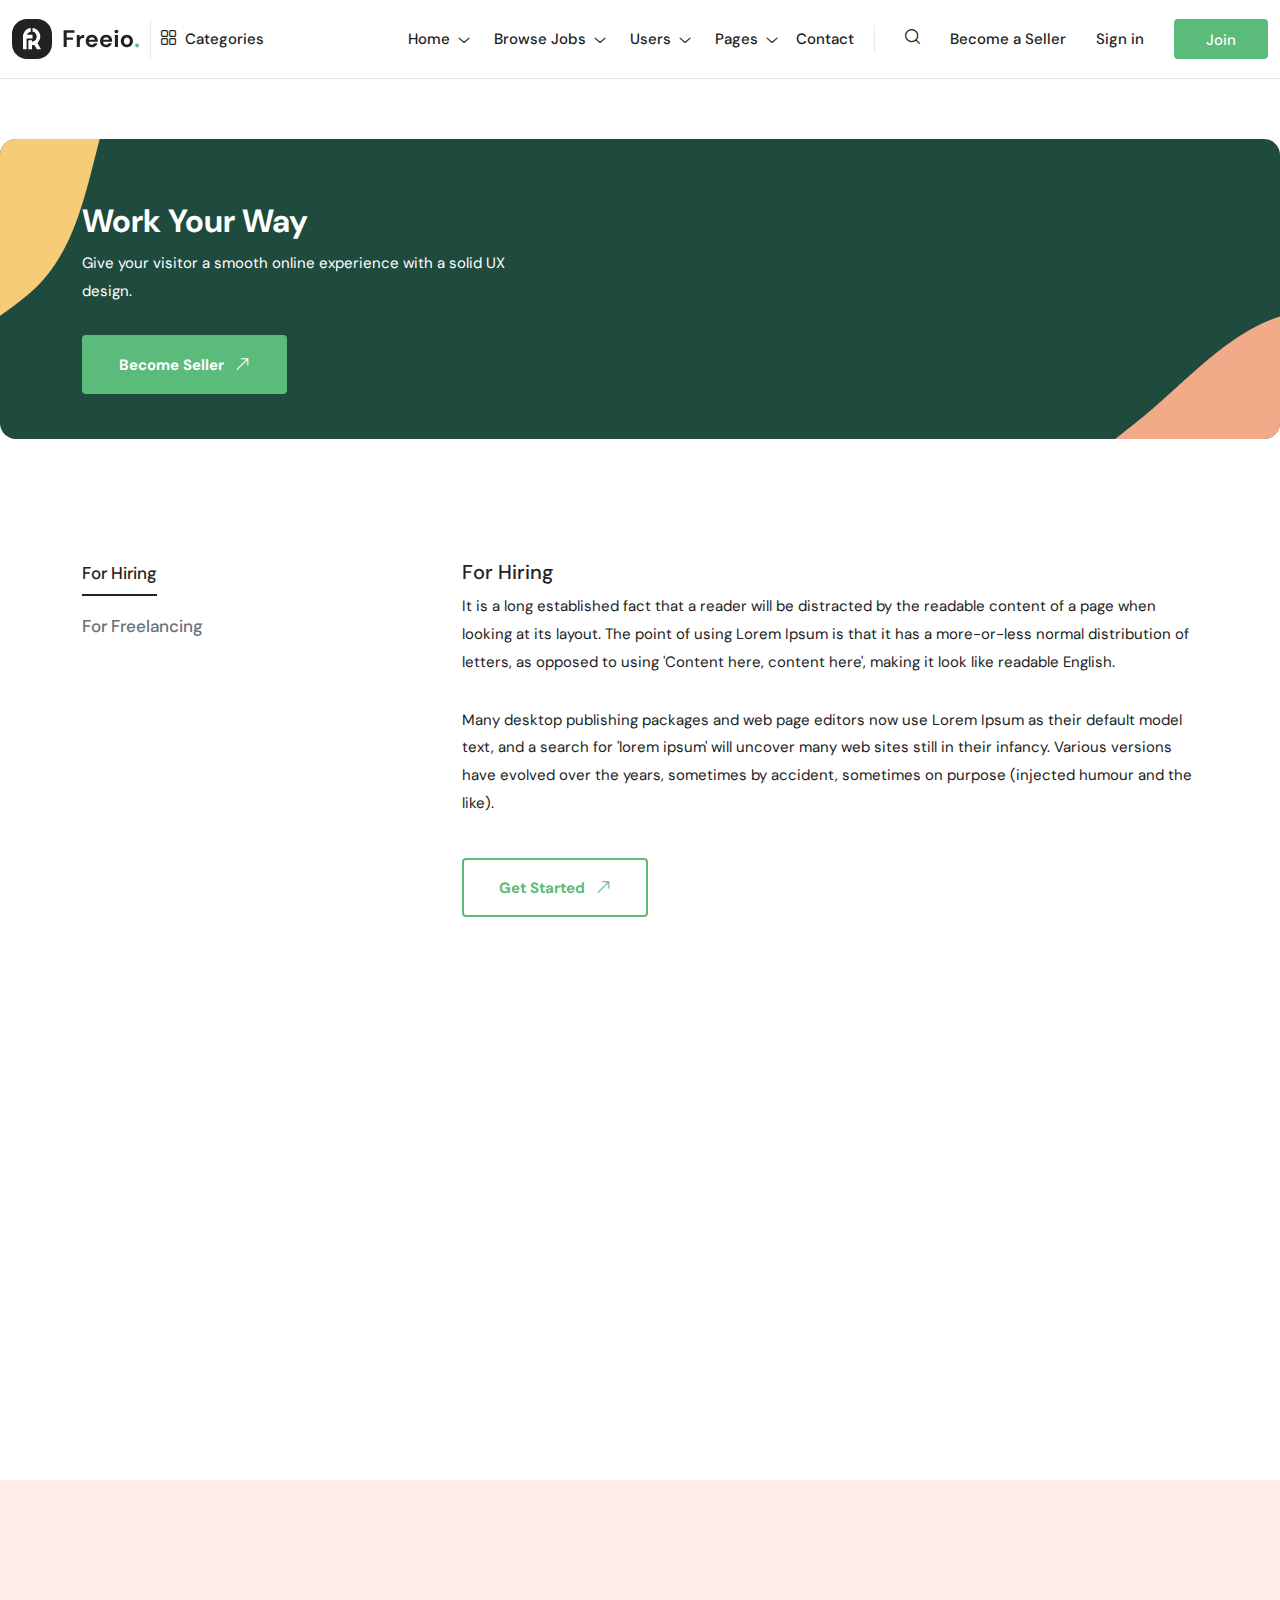
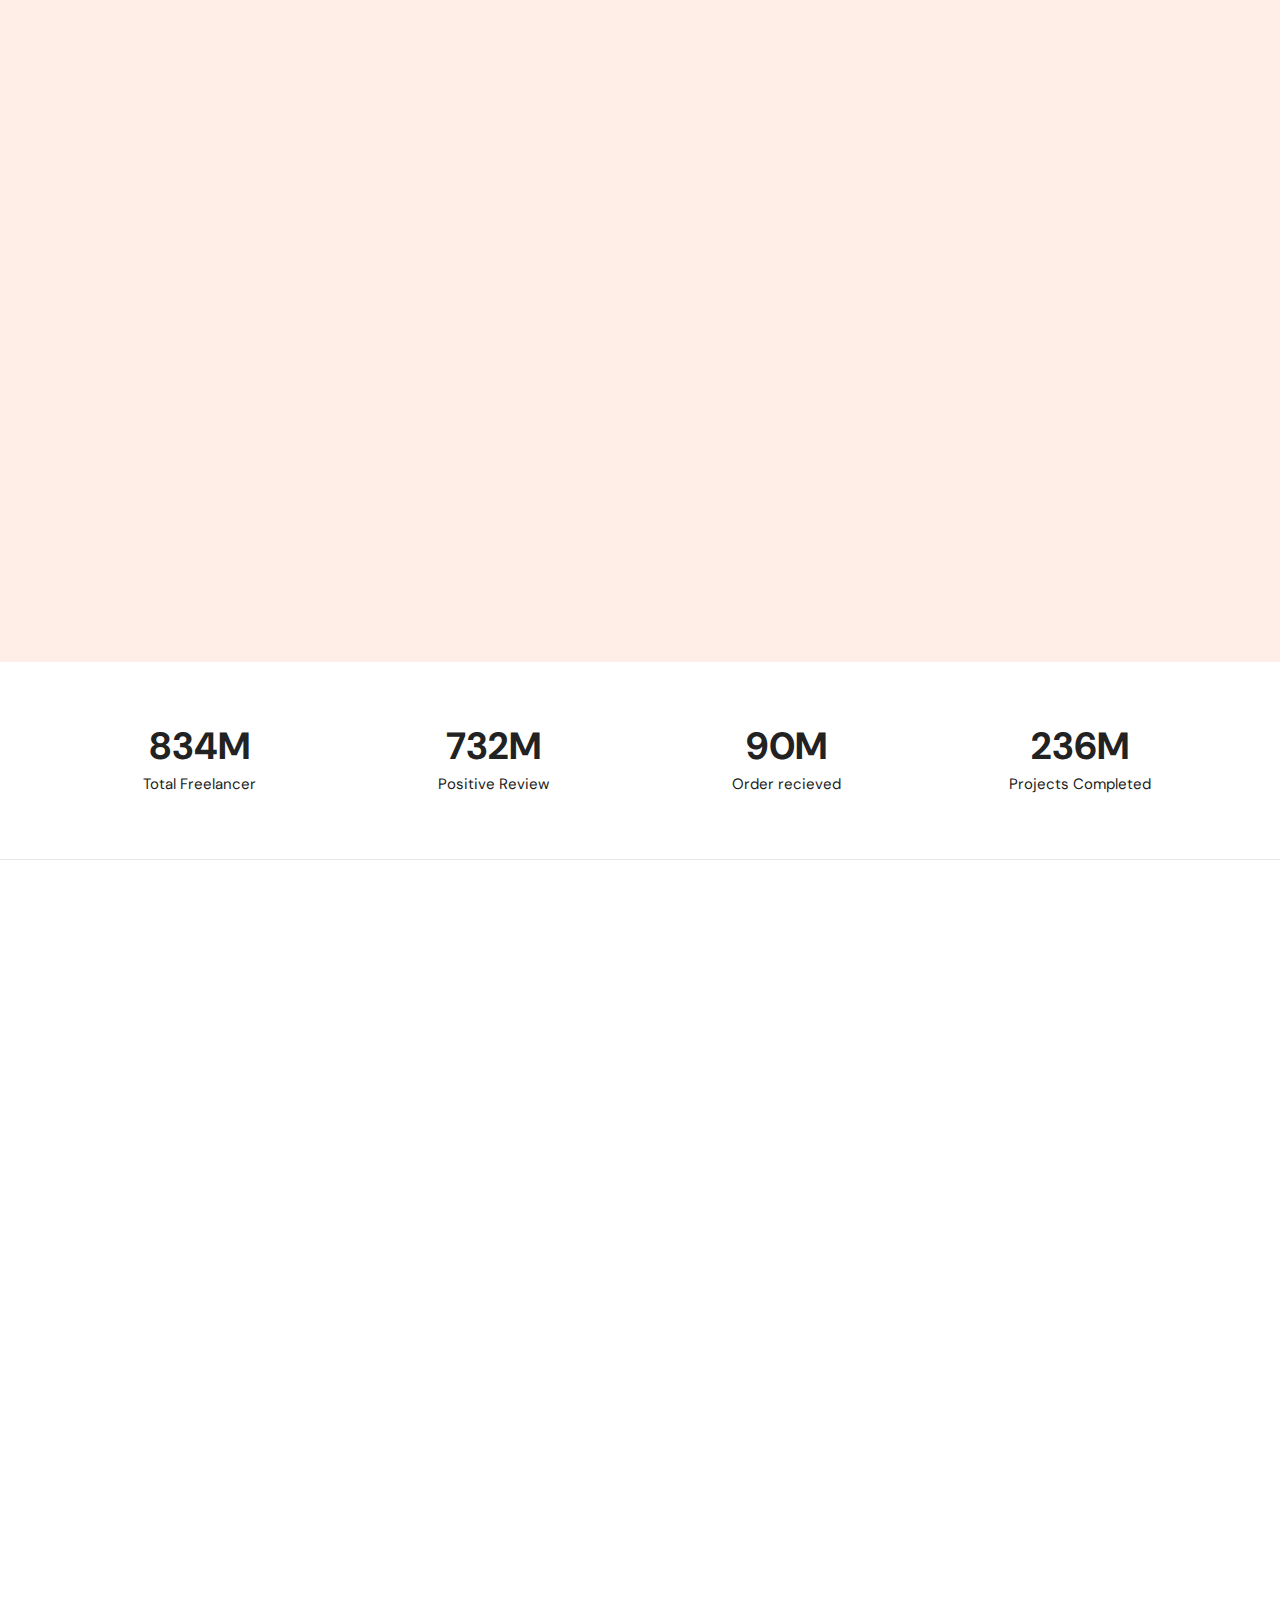
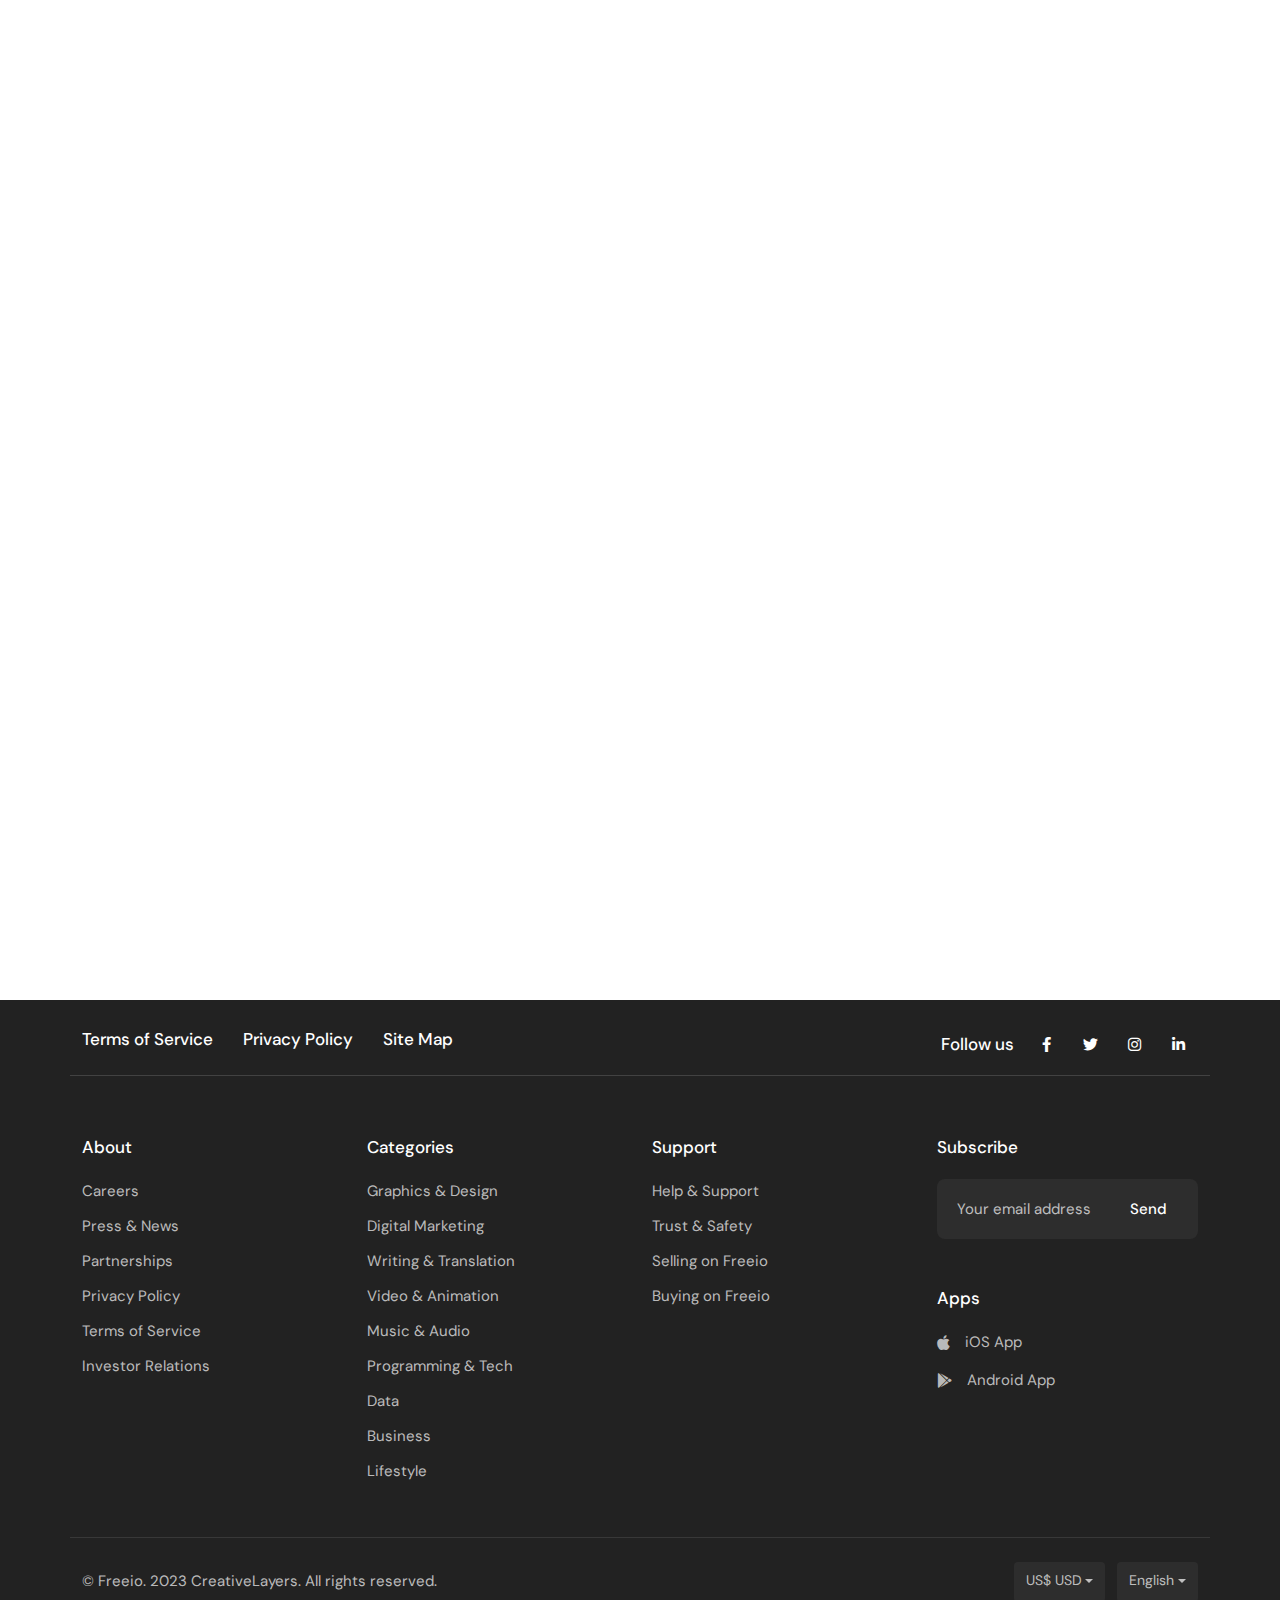
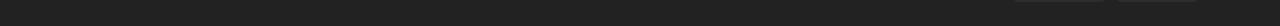
<file: page-become-seller.html>
<!DOCTYPE html>
<html dir="ltr" lang="en">

<!-- Mirrored from creativelayers.net/themes/freeio-html/page-become-seller.html by HTTrack Website Copier/3.x [XR&CO'2014], Thu, 28 Sep 2023 16:23:57 GMT -->
<head>
<meta charset="utf-8">
<meta http-equiv="X-UA-Compatible" content="IE=edge">
<meta name="viewport" content="width=device-width, initial-scale=1">
<meta name="keywords" content="bidding, fiverr, freelance marketplace, freelancers, freelancing, gigs, hiring, job board, job portal, job posting, jobs marketplace, peopleperhour, proposals, sell services, upwork">
<meta name="description" content="Freeio - Freelance Marketplace HTML Template">
<meta name="CreativeLayers" content="ATFN">
<!-- css file -->
<link rel="stylesheet" href="css/bootstrap.min.css">
<link rel="stylesheet" href="css/ace-responsive-menu.css">
<link rel="stylesheet" href="css/menu.css">
<link rel="stylesheet" href="css/fontawesome.css">
<link rel="stylesheet" href="css/flaticon.css">
<link rel="stylesheet" href="css/bootstrap-select.min.css">
<link rel="stylesheet" href="css/ud-custom-spacing.css">
<link rel="stylesheet" href="css/animate.css">
<link rel="stylesheet" href="css/slider.css">
<link rel="stylesheet" href="css/jquery-ui.min.css">
<link rel="stylesheet" href="css/style.css">
<!-- Responsive stylesheet -->
<link rel="stylesheet" href="css/responsive.css">
<!-- Title -->
<title>Freeio - Freelance Marketplace HTML Template</title>
<!-- Favicon -->
<link href="images/favicon.ico" sizes="128x128" rel="shortcut icon" type="image/x-icon" />
<link href="images/favicon.ico" sizes="128x128" rel="shortcut icon" />
<!-- Apple Touch Icon -->
<link href="images/apple-touch-icon-60x60.png" sizes="60x60" rel="apple-touch-icon">
<link href="images/apple-touch-icon-72x72.png" sizes="72x72" rel="apple-touch-icon">
<link href="images/apple-touch-icon-114x114.png" sizes="114x114" rel="apple-touch-icon">
<link href="images/apple-touch-icon-180x180.png" sizes="180x180" rel="apple-touch-icon">

<!-- HTML5 shim and Respond.js for IE8 support of HTML5 elements and media queries -->
<!-- WARNING: Respond.js doesn't work if you view the page via file:// -->
<!--[if lt IE 9]>
<script src="https://oss.maxcdn.com/html5shiv/3.7.3/html5shiv.min.js"></script>
<script src="https://oss.maxcdn.com/respond/1.4.2/respond.min.js"></script>
<![endif]-->
</head>
<body>
<div class="wrapper ovh">
  <div class="preloader"></div>
  
  <!-- Main Header Nav -->
  <header class="header-nav nav-innerpage-style main-menu">
    <!-- Ace Responsive Menu -->
    <nav class="posr"> 
      <div class="container-fluid posr menu_bdrt1">
        <div class="row align-items-center justify-content-between">
          <div class="col-auto pe-0">
            <div class="d-flex align-items-center">
              <a class="header-logo bdrr1 pr30 pr5-xl" href="index.html"><img src="images/header-logo-dark.svg" alt="Header Logo"></a>
              <div class="home1_style">
                <div id="mega-menu">
                  <a class="btn-mega fw500" href="#"><span class="pl30 pl10-xl pr5 fz15 vam flaticon-menu"></span> Categories</a>
                  <ul class="menu ps-0">
                    <li> <a class="dropdown" href="#"> <span class="menu-icn flaticon-developer"></span> <span class="menu-title">Development & IT</span> </a>
                      <div class="drop-menu d-flex justify-content-between">
                        <div class="one-third">
                          <div class="h6 cat-title">Web & App Design</div>
                          <ul class="ps-0 mb40">
                            <li><a href="#">Website Design</a></li>
                            <li><a href="#">App DesignUX Design</a></li>
                            <li><a href="#">Landing Page Design</a></li>
                            <li><a href="#">Icon Design</a></li>
                          </ul>
                          <div class="h6 cat-title">Marketing Design</div>
                          <ul class="ps-0 mb-0">
                            <li><a href="#">Social Media Design</a></li>
                            <li><a href="#">Email Design</a></li>
                            <li><a href="#">Web Banners</a></li>
                            <li><a href="#">Signage Design</a></li>
                          </ul>
                        </div>
                        <div class="one-third">
                          <div class="h6 cat-title">Art & Illustration</div>
                          <ul class="ps-0 mb40">
                            <li><a href="#">Illustration</a></li>
                            <li><a href="#">NFT Art</a></li>
                            <li><a href="#">Pattern Design</a></li>
                            <li><a href="#">Portraits & Caricatures</a></li>
                            <li><a href="#">Cartoons & Comics</a></li>
                            <li><a href="#">Tattoo Design</a></li>
                            <li><a href="#">Storyboards</a></li>
                          </ul>
                          <div class="h6 cat-title">Gaming</div>
                          <ul class="ps-0 mb-0">
                            <li><a href="#">Game Art</a></li>
                            <li><a href="#">Graphics for Streamers</a></li>
                            <li><a href="#">Twitch Store</a></li>
                          </ul>
                        </div>
                        <div class="one-third">
                          <div class="h6 cat-title">Visual Design</div>
                          <ul class="ps-0 mb40">
                            <li><a href="#">Image Editing</a></li>
                            <li><a href="#">Presentation Design</a></li>
                            <li><a href="#">Infographic Design</a></li>
                            <li><a href="#">Vector Tracing</a></li>
                            <li><a href="#">Resume Design</a></li>
                          </ul>
                          <div class="h6 cat-title">Print Design</div>
                          <ul class="ps-0 mb-0">
                            <li><a href="#">T-Shirts & Merchandise</a></li>
                            <li><a href="#">Flyer Design</a></li>
                            <li><a href="#">Brochure Design</a></li>
                            <li><a href="#">Poster Design</a></li>
                            <li><a href="#">Catalog Design</a></li>
                          </ul>
                        </div>
                      </div>
                    </li>
                    <li> <a class="dropdown" href="#"> <span class="menu-icn flaticon-web-design-1"></span> <span class="menu-title">Design & Creative</span> </a>
                      <div class="drop-menu d-flex justify-content-between">
                        <div class="one-third">
                          <div class="h6 cat-title">Web & App Design</div>
                          <ul class="ps-0 mb40">
                            <li><a href="#">Website Design</a></li>
                            <li><a href="#">App DesignUX Design</a></li>
                            <li><a href="#">Landing Page Design</a></li>
                            <li><a href="#">Icon Design</a></li>
                          </ul>
                          <div class="h6 cat-title">Marketing Design</div>
                          <ul class="ps-0 mb-0">
                            <li><a href="#">Social Media Design</a></li>
                            <li><a href="#">Email Design</a></li>
                            <li><a href="#">Web Banners</a></li>
                            <li><a href="#">Signage Design</a></li>
                          </ul>
                        </div>
                        <div class="one-third">
                          <div class="h6 cat-title">Art & Illustration</div>
                          <ul class="ps-0 mb40">
                            <li><a href="#">Illustration</a></li>
                            <li><a href="#">NFT Art</a></li>
                            <li><a href="#">Pattern Design</a></li>
                            <li><a href="#">Portraits & Caricatures</a></li>
                            <li><a href="#">Cartoons & Comics</a></li>
                            <li><a href="#">Tattoo Design</a></li>
                            <li><a href="#">Storyboards</a></li>
                          </ul>
                          <div class="h6 cat-title">Gaming</div>
                          <ul class="ps-0 mb-0">
                            <li><a href="#">Game Art</a></li>
                            <li><a href="#">Graphics for Streamers</a></li>
                            <li><a href="#">Twitch Store</a></li>
                          </ul>
                        </div>
                        <div class="one-third">
                          <div class="h6 cat-title">Visual Design</div>
                          <ul class="ps-0 mb40">
                            <li><a href="#">Image Editing</a></li>
                            <li><a href="#">Presentation Design</a></li>
                            <li><a href="#">Infographic Design</a></li>
                            <li><a href="#">Vector Tracing</a></li>
                            <li><a href="#">Resume Design</a></li>
                          </ul>
                          <div class="h6 cat-title">Print Design</div>
                          <ul class="ps-0 mb-0">
                            <li><a href="#">T-Shirts & Merchandise</a></li>
                            <li><a href="#">Flyer Design</a></li>
                            <li><a href="#">Brochure Design</a></li>
                            <li><a href="#">Poster Design</a></li>
                            <li><a href="#">Catalog Design</a></li>
                          </ul>
                        </div>
                      </div>
                    </li>
                    <li> <a class="dropdown" href="#"> <span class="menu-icn flaticon-digital-marketing"></span> <span class="menu-title">Digital Marketing</span> </a>
                      <div class="drop-menu d-flex justify-content-between">
                        <div class="one-third">
                          <div class="h6 cat-title">Web & App Design</div>
                          <ul class="ps-0 mb40">
                            <li><a href="#">Website Design</a></li>
                            <li><a href="#">App DesignUX Design</a></li>
                            <li><a href="#">Landing Page Design</a></li>
                            <li><a href="#">Icon Design</a></li>
                          </ul>
                          <div class="h6 cat-title">Marketing Design</div>
                          <ul class="ps-0 mb-0">
                            <li><a href="#">Social Media Design</a></li>
                            <li><a href="#">Email Design</a></li>
                            <li><a href="#">Web Banners</a></li>
                            <li><a href="#">Signage Design</a></li>
                          </ul>
                        </div>
                        <div class="one-third">
                          <div class="h6 cat-title">Art & Illustration</div>
                          <ul class="ps-0 mb40">
                            <li><a href="#">Illustration</a></li>
                            <li><a href="#">NFT Art</a></li>
                            <li><a href="#">Pattern Design</a></li>
                            <li><a href="#">Portraits & Caricatures</a></li>
                            <li><a href="#">Cartoons & Comics</a></li>
                            <li><a href="#">Tattoo Design</a></li>
                            <li><a href="#">Storyboards</a></li>
                          </ul>
                          <div class="h6 cat-title">Gaming</div>
                          <ul class="ps-0 mb-0">
                            <li><a href="#">Game Art</a></li>
                            <li><a href="#">Graphics for Streamers</a></li>
                            <li><a href="#">Twitch Store</a></li>
                          </ul>
                        </div>
                        <div class="one-third">
                          <div class="h6 cat-title">Visual Design</div>
                          <ul class="ps-0 mb40">
                            <li><a href="#">Image Editing</a></li>
                            <li><a href="#">Presentation Design</a></li>
                            <li><a href="#">Infographic Design</a></li>
                            <li><a href="#">Vector Tracing</a></li>
                            <li><a href="#">Resume Design</a></li>
                          </ul>
                          <div class="h6 cat-title">Print Design</div>
                          <ul class="ps-0 mb-0">
                            <li><a href="#">T-Shirts & Merchandise</a></li>
                            <li><a href="#">Flyer Design</a></li>
                            <li><a href="#">Brochure Design</a></li>
                            <li><a href="#">Poster Design</a></li>
                            <li><a href="#">Catalog Design</a></li>
                          </ul>
                        </div>
                      </div>
                    </li>
                    <li> <a class="dropdown" href="#"> <span class="menu-icn flaticon-translator"></span> <span class="menu-title">Writing & Translation</span> </a>
                      <div class="drop-menu d-flex justify-content-between">
                        <div class="one-third">
                          <div class="h6 cat-title">Web & App Design</div>
                          <ul class="ps-0 mb40">
                            <li><a href="#">Website Design</a></li>
                            <li><a href="#">App DesignUX Design</a></li>
                            <li><a href="#">Landing Page Design</a></li>
                            <li><a href="#">Icon Design</a></li>
                          </ul>
                          <div class="h6 cat-title">Marketing Design</div>
                          <ul class="ps-0 mb-0">
                            <li><a href="#">Social Media Design</a></li>
                            <li><a href="#">Email Design</a></li>
                            <li><a href="#">Web Banners</a></li>
                            <li><a href="#">Signage Design</a></li>
                          </ul>
                        </div>
                        <div class="one-third">
                          <div class="h6 cat-title">Art & Illustration</div>
                          <ul class="ps-0 mb40">
                            <li><a href="#">Illustration</a></li>
                            <li><a href="#">NFT Art</a></li>
                            <li><a href="#">Pattern Design</a></li>
                            <li><a href="#">Portraits & Caricatures</a></li>
                            <li><a href="#">Cartoons & Comics</a></li>
                            <li><a href="#">Tattoo Design</a></li>
                            <li><a href="#">Storyboards</a></li>
                          </ul>
                          <div class="h6 cat-title">Gaming</div>
                          <ul class="ps-0 mb-0">
                            <li><a href="#">Game Art</a></li>
                            <li><a href="#">Graphics for Streamers</a></li>
                            <li><a href="#">Twitch Store</a></li>
                          </ul>
                        </div>
                        <div class="one-third">
                          <div class="h6 cat-title">Visual Design</div>
                          <ul class="ps-0 mb40">
                            <li><a href="#">Image Editing</a></li>
                            <li><a href="#">Presentation Design</a></li>
                            <li><a href="#">Infographic Design</a></li>
                            <li><a href="#">Vector Tracing</a></li>
                            <li><a href="#">Resume Design</a></li>
                          </ul>
                          <div class="h6 cat-title">Print Design</div>
                          <ul class="ps-0 mb-0">
                            <li><a href="#">T-Shirts & Merchandise</a></li>
                            <li><a href="#">Flyer Design</a></li>
                            <li><a href="#">Brochure Design</a></li>
                            <li><a href="#">Poster Design</a></li>
                            <li><a href="#">Catalog Design</a></li>
                          </ul>
                        </div>
                      </div>
                    </li>
                    <li> <a class="dropdown" href="#"> <span class="menu-icn flaticon-microphone"></span> <span class="menu-title">Music & Audio</span> </a>
                      <div class="drop-menu d-flex justify-content-between">
                        <div class="one-third">
                          <div class="h6 cat-title">Web & App Design</div>
                          <ul class="ps-0 mb40">
                            <li><a href="#">Website Design</a></li>
                            <li><a href="#">App DesignUX Design</a></li>
                            <li><a href="#">Landing Page Design</a></li>
                            <li><a href="#">Icon Design</a></li>
                          </ul>
                          <div class="h6 cat-title">Marketing Design</div>
                          <ul class="ps-0 mb-0">
                            <li><a href="#">Social Media Design</a></li>
                            <li><a href="#">Email Design</a></li>
                            <li><a href="#">Web Banners</a></li>
                            <li><a href="#">Signage Design</a></li>
                          </ul>
                        </div>
                        <div class="one-third">
                          <div class="h6 cat-title">Art & Illustration</div>
                          <ul class="ps-0 mb40">
                            <li><a href="#">Illustration</a></li>
                            <li><a href="#">NFT Art</a></li>
                            <li><a href="#">Pattern Design</a></li>
                            <li><a href="#">Portraits & Caricatures</a></li>
                            <li><a href="#">Cartoons & Comics</a></li>
                            <li><a href="#">Tattoo Design</a></li>
                            <li><a href="#">Storyboards</a></li>
                          </ul>
                          <div class="h6 cat-title">Gaming</div>
                          <ul class="ps-0 mb-0">
                            <li><a href="#">Game Art</a></li>
                            <li><a href="#">Graphics for Streamers</a></li>
                            <li><a href="#">Twitch Store</a></li>
                          </ul>
                        </div>
                        <div class="one-third">
                          <div class="h6 cat-title">Visual Design</div>
                          <ul class="ps-0 mb40">
                            <li><a href="#">Image Editing</a></li>
                            <li><a href="#">Presentation Design</a></li>
                            <li><a href="#">Infographic Design</a></li>
                            <li><a href="#">Vector Tracing</a></li>
                            <li><a href="#">Resume Design</a></li>
                          </ul>
                          <div class="h6 cat-title">Print Design</div>
                          <ul class="ps-0 mb-0">
                            <li><a href="#">T-Shirts & Merchandise</a></li>
                            <li><a href="#">Flyer Design</a></li>
                            <li><a href="#">Brochure Design</a></li>
                            <li><a href="#">Poster Design</a></li>
                            <li><a href="#">Catalog Design</a></li>
                          </ul>
                        </div>
                      </div>
                    </li>
                    <li> <a class="dropdown" href="#"> <span class="menu-icn flaticon-video-file"></span> <span class="menu-title">Video & Animation</span> </a>
                      <div class="drop-menu d-flex justify-content-between">
                        <div class="one-third">
                          <div class="h6 cat-title">Web & App Design</div>
                          <ul class="ps-0 mb40">
                            <li><a href="#">Website Design</a></li>
                            <li><a href="#">App DesignUX Design</a></li>
                            <li><a href="#">Landing Page Design</a></li>
                            <li><a href="#">Icon Design</a></li>
                          </ul>
                          <div class="h6 cat-title">Marketing Design</div>
                          <ul class="ps-0 mb-0">
                            <li><a href="#">Social Media Design</a></li>
                            <li><a href="#">Email Design</a></li>
                            <li><a href="#">Web Banners</a></li>
                            <li><a href="#">Signage Design</a></li>
                          </ul>
                        </div>
                        <div class="one-third">
                          <div class="h6 cat-title">Art & Illustration</div>
                          <ul class="ps-0 mb40">
                            <li><a href="#">Illustration</a></li>
                            <li><a href="#">NFT Art</a></li>
                            <li><a href="#">Pattern Design</a></li>
                            <li><a href="#">Portraits & Caricatures</a></li>
                            <li><a href="#">Cartoons & Comics</a></li>
                            <li><a href="#">Tattoo Design</a></li>
                            <li><a href="#">Storyboards</a></li>
                          </ul>
                          <div class="h6 cat-title">Gaming</div>
                          <ul class="ps-0 mb-0">
                            <li><a href="#">Game Art</a></li>
                            <li><a href="#">Graphics for Streamers</a></li>
                            <li><a href="#">Twitch Store</a></li>
                          </ul>
                        </div>
                        <div class="one-third">
                          <div class="h6 cat-title">Visual Design</div>
                          <ul class="ps-0 mb40">
                            <li><a href="#">Image Editing</a></li>
                            <li><a href="#">Presentation Design</a></li>
                            <li><a href="#">Infographic Design</a></li>
                            <li><a href="#">Vector Tracing</a></li>
                            <li><a href="#">Resume Design</a></li>
                          </ul>
                          <div class="h6 cat-title">Print Design</div>
                          <ul class="ps-0 mb-0">
                            <li><a href="#">T-Shirts & Merchandise</a></li>
                            <li><a href="#">Flyer Design</a></li>
                            <li><a href="#">Brochure Design</a></li>
                            <li><a href="#">Poster Design</a></li>
                            <li><a href="#">Catalog Design</a></li>
                          </ul>
                        </div>
                      </div>
                    </li>
                    <li> <a class="dropdown" href="#"> <span class="menu-icn flaticon-ruler"></span> <span class="menu-title">Engineering & Architecture</span> </a>
                      <div class="drop-menu d-flex justify-content-between">
                        <div class="one-third">
                          <div class="h6 cat-title">Web & App Design</div>
                          <ul class="ps-0 mb40">
                            <li><a href="#">Website Design</a></li>
                            <li><a href="#">App DesignUX Design</a></li>
                            <li><a href="#">Landing Page Design</a></li>
                            <li><a href="#">Icon Design</a></li>
                          </ul>
                          <div class="h6 cat-title">Marketing Design</div>
                          <ul class="ps-0 mb-0">
                            <li><a href="#">Social Media Design</a></li>
                            <li><a href="#">Email Design</a></li>
                            <li><a href="#">Web Banners</a></li>
                            <li><a href="#">Signage Design</a></li>
                          </ul>
                        </div>
                        <div class="one-third">
                          <div class="h6 cat-title">Art & Illustration</div>
                          <ul class="ps-0 mb40">
                            <li><a href="#">Illustration</a></li>
                            <li><a href="#">NFT Art</a></li>
                            <li><a href="#">Pattern Design</a></li>
                            <li><a href="#">Portraits & Caricatures</a></li>
                            <li><a href="#">Cartoons & Comics</a></li>
                            <li><a href="#">Tattoo Design</a></li>
                            <li><a href="#">Storyboards</a></li>
                          </ul>
                          <div class="h6 cat-title">Gaming</div>
                          <ul class="ps-0 mb-0">
                            <li><a href="#">Game Art</a></li>
                            <li><a href="#">Graphics for Streamers</a></li>
                            <li><a href="#">Twitch Store</a></li>
                          </ul>
                        </div>
                        <div class="one-third">
                          <div class="h6 cat-title">Visual Design</div>
                          <ul class="ps-0 mb40">
                            <li><a href="#">Image Editing</a></li>
                            <li><a href="#">Presentation Design</a></li>
                            <li><a href="#">Infographic Design</a></li>
                            <li><a href="#">Vector Tracing</a></li>
                            <li><a href="#">Resume Design</a></li>
                          </ul>
                          <div class="h6 cat-title">Print Design</div>
                          <ul class="ps-0 mb-0">
                            <li><a href="#">T-Shirts & Merchandise</a></li>
                            <li><a href="#">Flyer Design</a></li>
                            <li><a href="#">Brochure Design</a></li>
                            <li><a href="#">Poster Design</a></li>
                            <li><a href="#">Catalog Design</a></li>
                          </ul>
                        </div>
                      </div>
                    </li>
                    <li> <a class="dropdown" href="#"> <span class="menu-icn flaticon-goal"></span> <span class="menu-title">Finance & Accounting</span> </a>
                      <div class="drop-menu d-flex justify-content-between">
                        <div class="one-third">
                          <div class="h6 cat-title">Web & App Design</div>
                          <ul class="ps-0 mb40">
                            <li><a href="#">Website Design</a></li>
                            <li><a href="#">App DesignUX Design</a></li>
                            <li><a href="#">Landing Page Design</a></li>
                            <li><a href="#">Icon Design</a></li>
                          </ul>
                          <div class="h6 cat-title">Marketing Design</div>
                          <ul class="ps-0 mb-0">
                            <li><a href="#">Social Media Design</a></li>
                            <li><a href="#">Email Design</a></li>
                            <li><a href="#">Web Banners</a></li>
                            <li><a href="#">Signage Design</a></li>
                          </ul>
                        </div>
                        <div class="one-third">
                          <div class="h6 cat-title">Art & Illustration</div>
                          <ul class="ps-0 mb40">
                            <li><a href="#">Illustration</a></li>
                            <li><a href="#">NFT Art</a></li>
                            <li><a href="#">Pattern Design</a></li>
                            <li><a href="#">Portraits & Caricatures</a></li>
                            <li><a href="#">Cartoons & Comics</a></li>
                            <li><a href="#">Tattoo Design</a></li>
                            <li><a href="#">Storyboards</a></li>
                          </ul>
                          <div class="h6 cat-title">Gaming</div>
                          <ul class="ps-0 mb-0">
                            <li><a href="#">Game Art</a></li>
                            <li><a href="#">Graphics for Streamers</a></li>
                            <li><a href="#">Twitch Store</a></li>
                          </ul>
                        </div>
                        <div class="one-third">
                          <div class="h6 cat-title">Visual Design</div>
                          <ul class="ps-0 mb40">
                            <li><a href="#">Image Editing</a></li>
                            <li><a href="#">Presentation Design</a></li>
                            <li><a href="#">Infographic Design</a></li>
                            <li><a href="#">Vector Tracing</a></li>
                            <li><a href="#">Resume Design</a></li>
                          </ul>
                          <div class="h6 cat-title">Print Design</div>
                          <ul class="ps-0 mb-0">
                            <li><a href="#">T-Shirts & Merchandise</a></li>
                            <li><a href="#">Flyer Design</a></li>
                            <li><a href="#">Brochure Design</a></li>
                            <li><a href="#">Poster Design</a></li>
                            <li><a href="#">Catalog Design</a></li>
                          </ul>
                        </div>
                      </div>
                    </li>
                  </ul>
                </div>
              </div>
            </div>
          </div>
          <div class="col-auto">
            <div class="d-flex align-items-center">
              <!-- Responsive Menu Structure-->
              <ul id="respMenu" class="ace-responsive-menu" data-menu-style="horizontal">
                <li class="visible_list"> <a class="list-item" href="#"><span class="title">Home</span></a>
                  <!-- Level Two-->
                  <ul>
                    <li><a href="index.html">Home V1</a></li>
                    <li><a href="index2.html">Home V2</a></li>
                    <li><a href="index3.html">Home V3</a></li>
                    <li><a href="index4.html">Home V4</a></li>
                    <li><a href="index5.html">Home V5</a></li>
                    <li><a href="index6.html">Home V6</a></li>
                    <li><a href="index7.html">Home V7</a></li>
                    <li><a href="index8.html">Home V8</a></li>
                    <li><a href="index9.html">Home V9</a></li>
                    <li><a href="index10.html">Home V10</a></li>
                  </ul>
                </li>
                <li class="visible_list"> <a class="list-item" href="#"><span class="title">Browse Jobs</span></a>
                  <ul >
                    <li> <a href="#"><span class="title">Services</span></a>
                      <ul>
                        <li><a href="page-service-v1.html">Service v1</a></li>
                        <li><a href="page-service-v2.html">Service v2</a></li>
                        <li><a href="page-service-v3.html">Service v3</a></li>
                        <li><a href="page-service-v4.html">Service v4</a></li>
                        <li><a href="page-service-v5.html">Service v5</a></li>
                        <li><a href="page-service-v6.html">Service v6</a></li>
                        <li><a href="page-service-v7.html">Service v7</a></li>
                        <li><a href="page-service-all.html">Service All</a></li>
                        <li><a href="page-service-single.html">Service Single</a></li>
                      </ul>
                    </li>
                    <li> <a href="#"><span class="title">Projects</span></a>
                      <ul>
                        <li><a href="page-project-v1.html">Project v1</a></li>
                        <li><a href="page-project-single.html">Project Single</a></li>
                      </ul>
                    </li>
                    <li> <a href="#"><span class="title">Job View</span></a>
                      <ul>
                        <li><a href="page-job-list-v1.html">Job list v1</a></li>
                        <li><a href="page-job-list-v2.html">Job list v2</a></li>
                        <li><a href="page-job-list-v3.html">Job list V3</a></li>
                        <li><a href="page-job-list-single.html">Job Single</a></li>
                      </ul>
                    </li>
                  </ul>
                </li>
                <li class="visible_list"> <a class="list-item" href="#"><span class="title">Users</span></a>
                  <ul>
                    <li> <a href="#"><span class="title">Dashboard</span></a>
                      <ul>
                        <li><a href="page-dashboard.html">Dashboard</a></li>
                        <li><a href="page-dashboard-proposal.html">Proposal</a></li>
                        <li><a href="page-dashboard-save.html">Saved</a></li>
                        <li><a href="page-dashboard-message.html">Message</a></li>
                        <li><a href="page-dashboard-reviews.html">Reviews</a></li>
                        <li><a href="page-dashboard-invoice.html">Invoice</a></li>
                        <li><a href="page-dashboard-payouts.html">Payouts</a></li>
                        <li><a href="page-dashboard-statement.html">Statement</a></li>
                        <li><a href="page-dashboard-manage-service.html">Manage Service</a></li>
                        <li><a href="page-dashboard-add-service.html">Add Services</a></li>
                        <li><a href="page-dashboard-manage-jobs.html">Manage Jobs</a></li>
                        <li><a href="page-dashboard-manage-project.html">Manage Project</a></li>
                        <li><a href="page-dashboard-create-project.html">Create Project</a></li>
                        <li><a href="page-dashboard-profile.html">My Profile</a></li>
                      </ul>
                    </li>
                    <li> <a href="#"><span class="title">Employee</span></a>
                      <ul>
                        <li><a href="page-employee-v1.html">Employee V1</a></li>
                        <li><a href="page-employee-v2.html">Employee V2</a></li>
                        <li><a href="page-employee-single.html">Employee Single</a></li>
                      </ul>
                    </li>
                    <li> <a href="#"><span class="title">Freelancer</span></a>
                      <ul>
                        <li><a href="page-freelancer-v1.html">Freelancer V1</a></li>
                        <li><a href="page-freelancer-v2.html">Freelancer V2</a></li>
                        <li><a href="page-freelancer-v3.html">Freelancer V3</a></li>
                        <li><a href="page-freelancer-single.html">Freelancer Single</a></li>
                      </ul>
                    </li>
                    <li> <a href="page-become-seller.html"><span class="title">Become Seller</span></a></li>
                  </ul>
                </li>
                <li class="visible_list"> <a class="list-item" href="#"><span class="title">Pages</span></a>
                  <ul>
                    <li> <a href="#"><span class="title">About</span></a>
                      <ul>
                        <li><a href="page-about.html">About v1</a></li>
                        <li><a href="page-about-v2.html">About v2</a></li>
                      </ul>
                    </li>
                    <li> <a href="#"><span class="title">Blog</span></a>
                      <ul>
                        <li><a href="page-blog-v1.html">List V1</a></li>
                        <li><a href="page-blog-v2.html">List V2</a></li>
                        <li><a href="page-blog-v3.html">List V3</a></li>
                        <li><a href="page-blog-single.html">Single</a></li>
                      </ul>
                    </li>
                    <li> <a href="#"><span class="title">Shop</span></a>
                      <ul>
                        <li><a href="page-shop.html">List</a></li>
                        <li><a href="page-shop-single.html">Single</a></li>
                        <li><a href="page-shop-cart.html">Cart</a></li>
                        <li><a href="page-shop-checkout.html">Checkout</a></li>
                        <li><a href="page-shop-order.html">Order</a></li>
                      </ul>
                    </li>
                    <li><a href="page-contact.html">Contact</a></li>
                    <li><a href="page-error.html">404</a></li>
                    <li><a href="page-faq.html">Faq</a></li>
                    <li><a href="page-help.html">Help</a></li>
                    <li><a href="page-invoice.html">Invoices</a></li>
                    <li><a href="page-login.html">Login</a></li>
                    <li><a href="page-pricing.html">Pricing</a></li>
                    <li><a href="page-register.html">Register</a></li>
                    <li><a href="page-terms.html">Terms</a></li>
                    <li><a href="page-ui-element.html">UI Elements</a></li>
                  </ul>
                </li>
                <li> <a class="list-item" href="page-contact.html">Contact</a></li>
              </ul>
              <a class="login-info bdrl1 pl15-lg pl30" data-bs-toggle="modal" href="#exampleModalToggle" role="button"><span class="flaticon-loupe"></span></a>
              <a class="login-info mx15-lg mx30" href="page-become-seller.html"><span class="d-none d-xl-inline-block">Become a</span> Seller</a>
              <a class="login-info mr15-lg mr30" href="page-login.html">Sign in</a>
              <a class="ud-btn btn-thm add-joining" href="page-register.html">Join</a>
            </div>
          </div>
        </div>
      </div>
    </nav>
  </header>
  <!-- Search Modal -->
  <div class="search-modal">
    <div class="modal fade" id="exampleModalToggle" aria-hidden="true" aria-labelledby="exampleModalToggleLabel" tabindex="-1">
      <div class="modal-dialog modal-lg">
        <div class="modal-content">
          <div class="modal-header">
            <h5 class="modal-title" id="exampleModalToggleLabel"></h5>
            <button type="button" class="btn-close" data-bs-dismiss="modal" aria-label="Close"><i class="fal fa-xmark"></i></button>
          </div>
          <div class="modal-body">
            <div class="popup-search-field search_area">
              <input type="text" class="form-control border-0" placeholder="What service are you looking for today?">
              <label><span class="far fa-magnifying-glass"></span></label>
              <button class="ud-btn btn-thm" type="submit">Search</button>
            </div>
          </div>
        </div>
      </div>
    </div>
  </div>

  <div class="hiddenbar-body-ovelay"></div>

  <!-- Mobile Nav  -->
  <div id="page" class="mobilie_header_nav stylehome1">
    <div class="mobile-menu">
      <div class="header bdrb1">
        <div class="menu_and_widgets">
          <div class="mobile_menu_bar d-flex justify-content-between align-items-center">
            <a class="mobile_logo" href="#"><img src="images/header-logo-dark.svg" alt=""></a>
            <div class="right-side text-end">
              <a class="" href="page-login.html">join</a>
              <a class="menubar ml30" href="#menu"><img src="images/mobile-dark-nav-icon.svg" alt=""></a>
            </div>
          </div>
        </div>
        <div class="posr"><div class="mobile_menu_close_btn"><span class="far fa-times"></span></div></div>
      </div>
    </div>
    <!-- /.mobile-menu -->
    <nav id="menu" class="">
      <ul>
        <li><span>Home</span>
          <ul>
            <li><a href="index.html">Home V1</a></li>
            <li><a href="index2.html">Home V2</a></li>
            <li><a href="index3.html">Home V3</a></li>
            <li><a href="index4.html">Home V4</a></li>
            <li><a href="index5.html">Home V5</a></li>
            <li><a href="index6.html">Home V6</a></li>
            <li><a href="index7.html">Home V7</a></li>
            <li><a href="index8.html">Home V8</a></li>
            <li><a href="index9.html">Home V9</a></li>
            <li><a href="index10.html">Home V10</a></li>
          </ul>
        </li>
        <li><span>Browse Jobs</span>
          <ul>
            <li><span>Services</span>
              <ul>
                <li><a href="page-service-v1.html">Service v1</a></li>
                <li><a href="page-service-v2.html">Service v2</a></li>
                <li><a href="page-service-v3.html">Service v3</a></li>
                <li><a href="page-service-v4.html">Service v4</a></li>
                <li><a href="page-service-v5.html">Service v5</a></li>
                <li><a href="page-service-v6.html">Service v6</a></li>
                <li><a href="page-service-v7.html">Service v7</a></li>
                <li><a href="page-service-all.html">Service All</a></li>
                <li><a href="page-service-single.html">Service Single</a></li>
              </ul>
            </li>
            <li><span>Projects</span>
              <ul>
                <li><a href="page-project-v1.html">Project v1</a></li>
                <li><a href="page-project-single.html">Project Single</a></li>
              </ul>
            </li>
            <li><span>Job View</span>
              <ul>
                <li><a href="page-job-list-v1.html">Job list v1</a></li>
                <li><a href="page-job-list-v2.html">Job list v2</a></li>
                <li><a href="page-job-list-v3.html">Job list V3</a></li>
                <li><a href="page-job-list-single.html">Job Single</a></li>
              </ul>
            </li>
          </ul>
        </li>
        <li><span>Users</span>
          <ul>
            <li><span>Dashboard</span>
              <ul>
                <li><a href="page-dashboard.html">Dashboard</a></li>
                <li><a href="page-dashboard-proposal.html">Proposal</a></li>
                <li><a href="page-dashboard-save.html">Saved</a></li>
                <li><a href="page-dashboard-message.html">Message</a></li>
                <li><a href="page-dashboard-reviews.html">Reviews</a></li>
                <li><a href="page-dashboard-invoice.html">Invoice</a></li>
                <li><a href="page-dashboard-payouts.html">Payouts</a></li>
                <li><a href="page-dashboard-statement.html">Statement</a></li>
                <li><a href="page-dashboard-manage-service.html">Manage Service</a></li>
                <li><a href="page-dashboard-add-service.html">Add Services</a></li>
                <li><a href="page-dashboard-manage-jobs.html">Manage Jobs</a></li>
                <li><a href="page-dashboard-manage-project.html">Manage Project</a></li>
                <li><a href="page-dashboard-create-project.html">Create Project</a></li>
                <li><a href="page-dashboard-profile.html">My Profile</a></li>
              </ul>
            </li>
            <li><span>Employee</span>
              <ul>
                <li><a href="page-employee-v1.html">Employee V1</a></li>
                <li><a href="page-employee-v2.html">Employee V2</a></li>
                <li><a href="page-employee-single.html">Employee Single</a></li>
              </ul>
            </li>
            <li><span>Freelancer</span>
              <ul>
                <li><a href="page-freelancer-v1.html">Freelancer V1</a></li>
                <li><a href="page-freelancer-v2.html">Freelancer V2</a></li>
                <li><a href="page-freelancer-v3.html">Freelancer V3</a></li>
                <li><a href="page-freelancer-single.html">Freelancer Single</a></li>
              </ul>
            </li>
            <li><a href="page-become-seller.html">Become Seller</a></li>
          </ul>
        </li>
        <li><span>Pages</span>
          <ul>
            <li><span>About</span>
              <ul>
                <li><a href="page-about.html">About v1</a></li>
                <li><a href="page-about-v2.html">About v2</a></li>
              </ul>
            </li>
            <li><span>Shop</span>
              <ul>
                <li><a href="page-shop.html">List</a></li>
                <li><a href="page-shop-single.html">Single</a></li>
                <li><a href="page-shop-cart.html">Cart</a></li>
                <li><a href="page-shop-checkout.html">Checkout</a></li>
                <li><a href="page-shop-order.html">Order</a></li>
              </ul>
            </li>
            <li><a href="page-contact.html">Contact</a></li>
            <li><a href="page-error.html">404</a></li>
            <li><a href="page-faq.html">Faq</a></li>
            <li><a href="page-help.html">Help</a></li>
            <li><a href="page-invoice.html">Invoices</a></li>
            <li><a href="page-login.html">Login</a></li>
            <li><a href="page-pricing.html">Pricing</a></li>
            <li><a href="page-register.html">Register</a></li>
            <li><a href="page-terms.html">Terms</a></li>
            <li><a href="page-ui-element.html">UI Elements</a></li>
          </ul>
        </li>
        <li><span>Blog</span>
          <ul>
            <li><a href="page-blog-v1.html">List V1</a></li>
            <li><a href="page-blog-v2.html">List V2</a></li>
            <li><a href="page-blog-v3.html">List V3</a></li>
            <li><a href="page-blog-single.html">Single</a></li>
          </ul>
        </li>
        <!-- Only for Mobile View -->
      </ul>
    </nav>
  </div>

  <div class="body_content">
    <!-- Breadcumb Sections -->
    <section class="breadcumb-section wow fadeInUp mt40">
      <div class="cta-commmon-v1 cta-banner bgc-thm2 mx-auto maxw1700 pt120 pb120 bdrs16 position-relative overflow-hidden d-flex align-items-center mx20-lg">
        <img class="left-top-img wow zoomIn" src="images/vector-img/left-top.png" alt="">
        <img class="right-bottom-img wow zoomIn" src="images/vector-img/right-bottom.png" alt="">
        <div class="container">
          <div class="row">
            <div class="col-xl-5">
              <div class="position-relative wow fadeInUp" data-wow-delay="300ms">
                <h2 class="text-white">Work Your Way</h2>
                <p class="text mb30 text-white">Give your visitor a smooth online experience with a solid UX design.</p>
                <a class="ud-btn btn-thm" href="page-contact.html">Become Seller<i class="fal fa-arrow-right-long"></i></a>
              </div>
            </div>
          </div>
        </div>
      </div>
    </section>

    <!-- About Section Area -->
    <section class="our-faq pb90 pt100">
      <div class="container">
        <div class="row wow fadeInUp">
          <div class="col-lg-4">
            <div class="vertical-tab">
              <div class="widget_list">
                <nav>
                  <div class="nav flex-column nav-tabs text-start" id="nav-tab" role="tablist">
                    <button class="nav-link active text-start" id="nav-accountpayment-tab" data-bs-toggle="tab" data-bs-target="#nav-accountpayment" type="button" role="tab" aria-controls="nav-accountpayment" aria-selected="true"><span>For Hiring</span></button>
                    <button class="nav-link text-start" id="nav-manageother-tab" data-bs-toggle="tab" data-bs-target="#nav-manageother" type="button" role="tab" aria-controls="nav-manageother" aria-selected="false"><span>For Freelancing</span></button>
                  </div>
                </nav>
              </div>
            </div>
          </div>
          <div class="col-lg-8">
            <div class="tab-content" id="nav-tabContent">
              <div class="tab-pane fade show active" id="nav-accountpayment" role="tabpanel" aria-labelledby="nav-accountpayment-tab">
                <div class="for-hire">
                  <h4>For Hiring</h4>
                  <p class="text mb30">It is a long established fact that a reader will be distracted by the readable content of a page when looking at its layout. The point of using Lorem Ipsum is that it has a more-or-less normal distribution of letters, as opposed to using 'Content here, content here', making it look like readable English.</p>
                  <p class="text mb40">Many desktop publishing packages and web page editors now use Lorem Ipsum as their default model text, and a search for 'lorem ipsum' will uncover many web sites still in their infancy. Various versions have evolved over the years, sometimes by accident, sometimes on purpose (injected humour and the like).</p>
                  <a href="#" class="ud-btn btn-thm-border mb25 me-4">Get Started<i class="fal fa-arrow-right-long"></i></a>
                </div>
              </div>
              <div class="tab-pane fade" id="nav-manageother" role="tabpanel" aria-labelledby="nav-manageother-tab">
                <div class="for-hire">
                  <h4>For Freelancing</h4>
                  <p class="text mb30">It is a long established fact that a reader will be distracted by the readable content of a page when looking at its layout. The point of using Lorem Ipsum is that it has a more-or-less normal distribution of letters, as opposed to using 'Content here, content here', making it look like readable English.</p>
                  <p class="text mb40">Many desktop publishing packages and web page editors now use Lorem Ipsum as their default model text, and a search for 'lorem ipsum' will uncover many web sites still in their infancy. Various versions have evolved over the years, sometimes by accident, sometimes on purpose (injected humour and the like).</p>
                  <a href="#" class="ud-btn btn-thm-border mb25 me-4">Get Started<i class="fal fa-arrow-right-long"></i></a>
                </div>
              </div>
            </div>
          </div>
        </div>
      </div>
    </section>

    <!-- Our Features --> 
    <section class="our-features pt-0 pb90">
      <div class="container">
        <div class="row wow fadeInUp">
          <div class="col-lg-12">
            <div class="main-title">
              <h2>How It Works</h2>
              <p class="text">Most viewed and all-time top-selling services</p>
            </div>
          </div>
        </div>
        <div class="row wow fadeInUp" data-wow-delay="300ms">
          <div class="col-sm-6 col-lg-3">
            <div class="iconbox-style1 border-less p-0">
              <div class="icon before-none"><span class="flaticon-cv"></span></div>
              <div class="details">
                <h4 class="title mt10 mb-3">Post a job</h4>
                <p class="text">It’s free and easy to post a job. Simply fill <br class="d-none d-xxl-block"> in a title, description.</p>
              </div>
            </div>
          </div>
          <div class="col-sm-6 col-lg-3">
            <div class="iconbox-style1 border-less p-0">
              <div class="icon before-none"><span class="flaticon-web-design"></span></div>
              <div class="details">
                <h4 class="title mt10 mb-3">Choose freelancers</h4>
                <p class="text">It’s free and easy to post a job. Simply fill <br class="d-none d-xxl-block"> in a title, description.</p>
              </div>
            </div>
          </div>
          <div class="col-sm-6 col-lg-3">
            <div class="iconbox-style1 border-less p-0">
              <div class="icon before-none"><span class="flaticon-secure"></span></div>
              <div class="details">
                <h4 class="title mt10 mb-3">Pay safely</h4>
                <p class="text">It’s free and easy to post a job. Simply fill <br class="d-none d-xxl-block"> in a title, description.</p>
              </div>
            </div>
          </div>
          <div class="col-sm-6 col-lg-3">
            <div class="iconbox-style1 border-less p-0">
              <div class="icon before-none"><span class="flaticon-customer-service"></span></div>
              <div class="details">
                <h4 class="title mt10 mb-3">We’re here to help</h4>
                <p class="text">It’s free and easy to post a job. Simply fill <br class="d-none d-xxl-block"> in a title, description.</p>
              </div>
            </div>
          </div>
        </div>
      </div>
    </section>

    <!-- CTA Banner -->
    <section class="p-0">
      <div class="cta-banner3 bgc-thm4 mx-auto maxw1600 pt120 pt60-lg pb90 pb60-lg position-relative overflow-hidden">
        <div class="container">
          <div class="row wow fadeInUp">
            <div class="col-xl-5">
              <div class="mb30">
                <div class="main-title">
                  <h2 class="title">A whole world of freelance <br class="d-none d-md-block"> talent at your fingertips</h2>
                </div>
              </div>
              <div class="why-chose-list">
                <div class="list-one d-flex align-items-start mb30">
                  <span class="list-icon flex-shrink-0 flaticon-badge"></span>
                  <div class="list-content flex-grow-1 ml20">
                    <h4 class="mb-1">Proof of quality</h4>
                    <p class="text mb-0 fz15">Check any pro’s work samples, client reviews, and identity <br class="d-none d-lg-block"> verification.</p>
                  </div>
                </div>
                <div class="list-one d-flex align-items-start mb30">
                  <span class="list-icon flex-shrink-0 flaticon-money"></span>
                  <div class="list-content flex-grow-1 ml20">
                    <h4 class="mb-1">No cost until you hire</h4>
                    <p class="text mb-0 fz15">Interview potential fits for your job, negotiate rates, and only pay <br class="d-none d-lg-block"> for work you approve.</p>
                  </div>
                </div>
                <div class="list-one d-flex align-items-start mb30">
                  <span class="list-icon flex-shrink-0 flaticon-security"></span>
                  <div class="list-content flex-grow-1 ml20">
                    <h4 class="mb-1">Safe and secure</h4>
                    <p class="text mb-0 fz15">Focus on your work knowing we help protect your data and privacy. We’re here with 24/7 support if you need it.</p>
                  </div>
                </div>
              </div>
            </div>
          </div>
        </div>
        <img class="cta-banner3-img wow fadeInLeft" src="images/about/about-5.jpg" alt="" data-wow-delay="300ms">
      </div>
    </section>

    <!-- Funfact -->
    <section class="pb0 pt60">
      <div class="container maxw1600 bdrb1 pb60">
        <div class="row">
          <div class="col-xl-11 mx-auto">
            <div class="row justify-content-center" data-wow-delay="300ms">
              <div class="col-sm-6 col-lg-3">
                <div class="funfact_one text-center">
                  <div class="details">
                    <ul class="ps-0 mb-0 d-flex justify-content-center">
                      <li><div class="timer">834</div></li>
                      <li><span>M</span></li>
                    </ul>
                    <p class="text mb-0">Total Freelancer</p>
                  </div>
                </div>
              </div>
              <div class="col-sm-6 col-lg-3">
                <div class="funfact_one text-center">
                  <div class="details">
                    <ul class="ps-0 mb-0 d-flex justify-content-center">
                      <li><div class="timer">732</div></li>
                      <li><span>M</span></li>
                    </ul>
                    <p class="text mb-0">Positive Review</p>
                  </div>
                </div>
              </div>
              <div class="col-sm-6 col-lg-3">
                <div class="funfact_one text-center">
                  <div class="details">
                    <ul class="ps-0 mb-0 d-flex justify-content-center">
                      <li><div class="timer">90</div></li>
                      <li><span>M</span></li>
                    </ul>
                    <p class="text mb-0">Order recieved</p>
                  </div>
                </div>
              </div>
              <div class="col-sm-6 col-lg-3">
                <div class="funfact_one text-center">
                  <div class="details">
                    <ul class="ps-0 mb-0 d-flex justify-content-center">
                      <li><div class="timer">236</div></li>
                      <li><span>M</span></li>
                    </ul>
                    <p class="text mb-0">Projects Completed</p>
                  </div>
                </div>
              </div>
            </div>
          </div>
        </div>
      </div>
    </section>

    <!-- Our Agents -->
    <section class="pb80 pb50-md">
      <div class="container">
        <div class="row wow fadeInUp">
          <div class="col-lg-9">
            <div class="main-title2">
              <h2 class="title">Our Team</h2>
              <p class="paragraph">Lorem ipsum dolor sit amet</p>
            </div>
          </div>
        </div>
        <div class="row wow fadeInUp" data-wow-delay="300ms">
          <div class="col-lg-12">
            <div class="navi_pagi_top_right slider-5-grid owl-carousel owl-theme">
              <div class="item">
                <div class="feature-style2 mb30">
                  <div class="feature-img"><img src="images/team/team-1.jpg" alt=""></div>
                  <div class="feature-content pt15">
                    <h5 class="title mb-2">Cody Fisher</h5>
                    <p class="text fz15">Medical Assistant</p>
                  </div>
                </div>
              </div>
              <div class="item">
                <div class="feature-style2 mb30">
                  <div class="feature-img"><img src="images/team/team-2.jpg" alt=""></div>
                  <div class="feature-content pt15">
                    <h5 class="title mb-2">Dianne Russell</h5>
                    <p class="text fz15">Web Designer</p>
                  </div>
                </div>
              </div>
              <div class="item">
                <div class="feature-style2 mb30">
                  <div class="feature-img"><img src="images/team/team-3.jpg" alt=""></div>
                  <div class="feature-content pt15">
                    <h5 class="title mb-2">Jerome Bell</h5>
                    <p class="text fz15">Marketing Coordinator</p>
                  </div>
                </div>
              </div>
              <div class="item">
                <div class="feature-style2 mb30">
                  <div class="feature-img"><img src="images/team/team-4.jpg" alt=""></div>
                  <div class="feature-content pt15">
                    <h5 class="title mb-2">Theresa Webb</h5>
                    <p class="text fz15">Nursing Assistant</p>
                  </div>
                </div>
              </div>
              <div class="item">
                <div class="feature-style2 mb30">
                  <div class="feature-img"><img src="images/team/team-5.jpg" alt=""></div>
                  <div class="feature-content pt15">
                    <h5 class="title mb-2">Cameron Williamson</h5>
                    <p class="text fz15">Dog Trainer</p>
                  </div>
                </div>
              </div>
              <div class="item">
                <div class="feature-style2 mb30">
                  <div class="feature-img"><img src="images/team/team-5.jpg" alt=""></div>
                  <div class="feature-content pt15">
                    <h5 class="title mb-2">Cameron Williamson</h5>
                    <p class="text fz15">Dog Trainer</p>
                  </div>
                </div>
              </div>
            </div>
          </div>
        </div>
      </div>
    </section>

    <!-- Our faq --> 
    <section class="our-faqs pt-0 pb50">
      <div class="container">
        <div class="row wow fadeInUp">
          <div class="col-lg-6 m-auto">
            <div class="main-title text-center">
              <h2 class="title">Frequently Asked Questions</h2>
              <p class="paragraph mt10">Lorem ipsum dolor sit amet, consectetur.</p>
            </div>
          </div>
        </div>
        <div class="row wow fadeInUp" data-wow-delay="300ms">
          <div class="col-lg-8 mx-auto">
            <div class="ui-content">
              <div class="accordion-style1 faq-page mb-4 mb-lg-5">
                <div class="accordion" id="accordionExample">
                  <div class="accordion-item active">
                    <h2 class="accordion-header" id="headingOne">
                      <button class="accordion-button" type="button" data-bs-toggle="collapse" data-bs-target="#collapseOne" aria-expanded="true" aria-controls="collapseOne">What methods of payments are supported?</button>
                    </h2>
                    <div id="collapseOne" class="accordion-collapse collapse show" aria-labelledby="headingOne" data-parent="#accordionExample">
                      <div class="accordion-body">Cras vitae ac nunc orci. Purus amet tortor non at phasellus ultricies hendrerit. Eget a, sit morbi nunc sit id massa. Metus, scelerisque volutpat nec sit vel donec. Sagittis, id volutpat erat vel.</div>
                    </div>
                  </div>
                  <div class="accordion-item">
                    <h2 class="accordion-header" id="headingTwo">
                      <button class="accordion-button collapsed" type="button" data-bs-toggle="collapse" data-bs-target="#collapseTwo" aria-expanded="false" aria-controls="collapseTwo">Can I cancel at anytime?</button>
                    </h2>
                    <div id="collapseTwo" class="accordion-collapse collapse" aria-labelledby="headingTwo" data-parent="#accordionExample">
                      <div class="accordion-body">Cras vitae ac nunc orci. Purus amet tortor non at phasellus ultricies hendrerit. Eget a, sit morbi nunc sit id massa. Metus, scelerisque volutpat nec sit vel donec. Sagittis, id volutpat erat vel.</div>
                    </div>
                  </div>
                  <div class="accordion-item">
                    <h2 class="accordion-header" id="headingThree">
                      <button class="accordion-button collapsed" type="button" data-bs-toggle="collapse" data-bs-target="#collapseThree" aria-expanded="false" aria-controls="collapseThree">How do I get a receipt for my purchase?</button>
                    </h2>
                    <div id="collapseThree" class="accordion-collapse collapse" aria-labelledby="headingThree" data-parent="#accordionExample">
                      <div class="accordion-body">Cras vitae ac nunc orci. Purus amet tortor non at phasellus ultricies hendrerit. Eget a, sit morbi nunc sit id massa. Metus, scelerisque volutpat nec sit vel donec. Sagittis, id volutpat erat vel.</div>
                    </div>
                  </div>
                  <div class="accordion-item">
                    <h2 class="accordion-header" id="headingFour">
                      <button class="accordion-button collapsed" type="button" data-bs-toggle="collapse" data-bs-target="#collapseFour" aria-expanded="false" aria-controls="collapseFour">Which license do I need?</button>
                    </h2>
                    <div id="collapseFour" class="accordion-collapse collapse" aria-labelledby="headingFour" data-parent="#accordionExample">
                      <div class="accordion-body">Cras vitae ac nunc orci. Purus amet tortor non at phasellus ultricies hendrerit. Eget a, sit morbi nunc sit id massa. Metus, scelerisque volutpat nec sit vel donec. Sagittis, id volutpat erat vel.</div>
                    </div>
                  </div>
                  <div class="accordion-item">
                    <h2 class="accordion-header" id="headingFive">
                      <button class="accordion-button collapsed" type="button" data-bs-toggle="collapse" data-bs-target="#collapseFive" aria-expanded="false" aria-controls="collapseFive">How do I get access to a theme I purchased?</button>
                    </h2>
                    <div id="collapseFive" class="accordion-collapse collapse" aria-labelledby="headingFive" data-parent="#accordionExample">
                      <div class="accordion-body">Cras vitae ac nunc orci. Purus amet tortor non at phasellus ultricies hendrerit. Eget a, sit morbi nunc sit id massa. Metus, scelerisque volutpat nec sit vel donec. Sagittis, id volutpat erat vel.</div>
                    </div>
                  </div>
                </div>
              </div>
            </div>
          </div>
        </div>
      </div>
    </section>

    <!-- Our Footer --> 
    <section class="footer-style1 pt25 pb-0">
      <div class="container">
        <div class="row bb-white-light pb10 mb60">
          <div class="col-md-7">
            <div class="d-block text-center text-md-start justify-content-center justify-content-md-start d-md-flex align-items-center mb-3 mb-md-0">
              <a class="fz17 fw500 text-white mr15-md mr30" href="#">Terms of Service</a>
              <a class="fz17 fw500 text-white mr15-md mr30" href="#">Privacy Policy</a>
              <a class="fz17 fw500 text-white" href="#">Site Map</a>
            </div>
          </div>
          <div class="col-md-5">
            <div class="social-widget text-center text-md-end">
              <div class="social-style1">
                <a class="text-white me-2 fw500 fz17" href="#">Follow us</a>
                <a href="#"><i class="fab fa-facebook-f list-inline-item"></i></a>
                <a href="#"><i class="fab fa-twitter list-inline-item"></i></a>
                <a href="#"><i class="fab fa-instagram list-inline-item"></i></a>
                <a href="#"><i class="fab fa-linkedin-in list-inline-item"></i></a>
              </div>
            </div>
          </div>
        </div>
        <div class="row">
          <div class="col-sm-6 col-lg-3">
            <div class="link-style1 mb-4 mb-sm-5">
              <h5 class="text-white mb15">About</h5>
              <div class="link-list">
                <a href="#">Careers</a>
                <a href="#">Press & News</a>
                <a href="#">Partnerships</a>
                <a href="#">Privacy Policy</a>
                <a href="#">Terms of Service</a>
                <a href="#">Investor Relations</a>
              </div>
            </div>
          </div>
          <div class="col-sm-6 col-lg-3">
            <div class="link-style1 mb-4 mb-sm-5">
              <h5 class="text-white mb15">Categories</h5>
              <ul class="ps-0">
                <li><a href="#">Graphics & Design</a></li>
                <li><a href="#">Digital Marketing</a></li>
                <li><a href="#">Writing & Translation</a></li>
                <li><a href="#">Video & Animation</a></li>
                <li><a href="#">Music & Audio</a></li>
                <li><a href="#">Programming & Tech</a></li>
                <li><a href="#">Data</a></li>
                <li><a href="#">Business</a></li>
                <li><a href="#">Lifestyle</a></li>
              </ul>
            </div>
          </div>
          <div class="col-sm-6 col-lg-3">
            <div class="link-style1 mb-4 mb-sm-5">
              <h5 class="text-white mb15">Support</h5>
              <ul class="ps-0">
                <li><a href="#">Help & Support</a></li>
                <li><a href="#">Trust & Safety</a></li>
                <li><a href="#">Selling on Freeio</a></li>
                <li><a href="#">Buying on Freeio</a></li>
              </ul>
            </div>
          </div>
          <div class="col-sm-6 col-lg-3">
            <div class="footer-widget">
              <div class="footer-widget mb-4 mb-sm-5">
                <div class="mailchimp-widget">
                  <h5 class="title text-white mb20">Subscribe</h5>
                  <div class="mailchimp-style1">
                    <input type="email" class="form-control" placeholder="Your email address">
                    <button type="submit">Send</button>
                  </div>
                </div>
              </div>
              <div class="app-widget mb-4 mb-sm-5">
                <h5 class="title text-white mb20">Apps</h5>
                <div class="row mb-4 mb-lg-5">
                  <div class="col-lg-12">
                    <a class="app-list d-flex align-items-center mb10" href="#">
                      <i class="fab fa-apple fz17 mr15"></i>
                      <h6 class="app-title fz15 fw400 mb-0">iOS App</h6>
                    </a>
                    <a class="app-list d-flex align-items-center" href="#">
                      <i class="fab fa-google-play fz15 mr15"></i>
                      <h6 class="app-title fz15 fw400 mb-0">Android App</h6>
                    </a>
                  </div>
                </div>
              </div>
            </div>
          </div>
        </div>
      </div>
      <div class="container white-bdrt1 py-4">
        <div class="row align-items-center">
          <div class="col-md-6">
            <div class="text-center text-lg-start">
              <p class="copyright-text mb-2 mb-md-0 text-white-light ff-heading">© Freeio. 2023 CreativeLayers. All rights reserved.</p>
            </div>
          </div>
          <div class="col-md-6">
            <div class="footer_bottom_right_btns text-center text-lg-end">
              <ul class="p-0 m-0">
                <li class="list-inline-item">
                  <select class="selectpicker show-tick">
                    <option>US$ USD</option>
                    <option>Euro</option>
                    <option>Pound</option>
                  </select>
                </li>
                <li class="list-inline-item">
                  <select class="selectpicker show-tick">
                    <option>English</option>
                    <option>Frenc</option>
                    <option>Italian</option>
                    <option>Spanish</option>
                    <option>Turkey</option>
                  </select>
                </li>
              </ul>
            </div>
          </div>
        </div>
      </div>
    </section>
    <a class="scrollToHome" href="#"><i class="fas fa-angle-up"></i></a>
  </div>
</div>
<!-- Wrapper End --> 
<script src="js/jquery-3.6.4.min.js"></script>
<script src="js/jquery-migrate-3.0.0.min.js"></script>
<script src="js/popper.min.js"></script>
<script src="js/bootstrap.min.js"></script>
<script src="js/bootstrap-select.min.js"></script>
<script src="js/jquery.mmenu.all.js"></script>
<script src="js/ace-responsive-menu.js"></script>
<script src="js/jquery-scrolltofixed-min.js"></script>
<script src="js/wow.min.js"></script>
<script src="js/owl.js"></script><!-- Custom script for all pages --> 
<script src="js/script.js"></script>
</body>

<!-- Mirrored from creativelayers.net/themes/freeio-html/page-become-seller.html by HTTrack Website Copier/3.x [XR&CO'2014], Thu, 28 Sep 2023 16:24:48 GMT -->
</html>
</file>
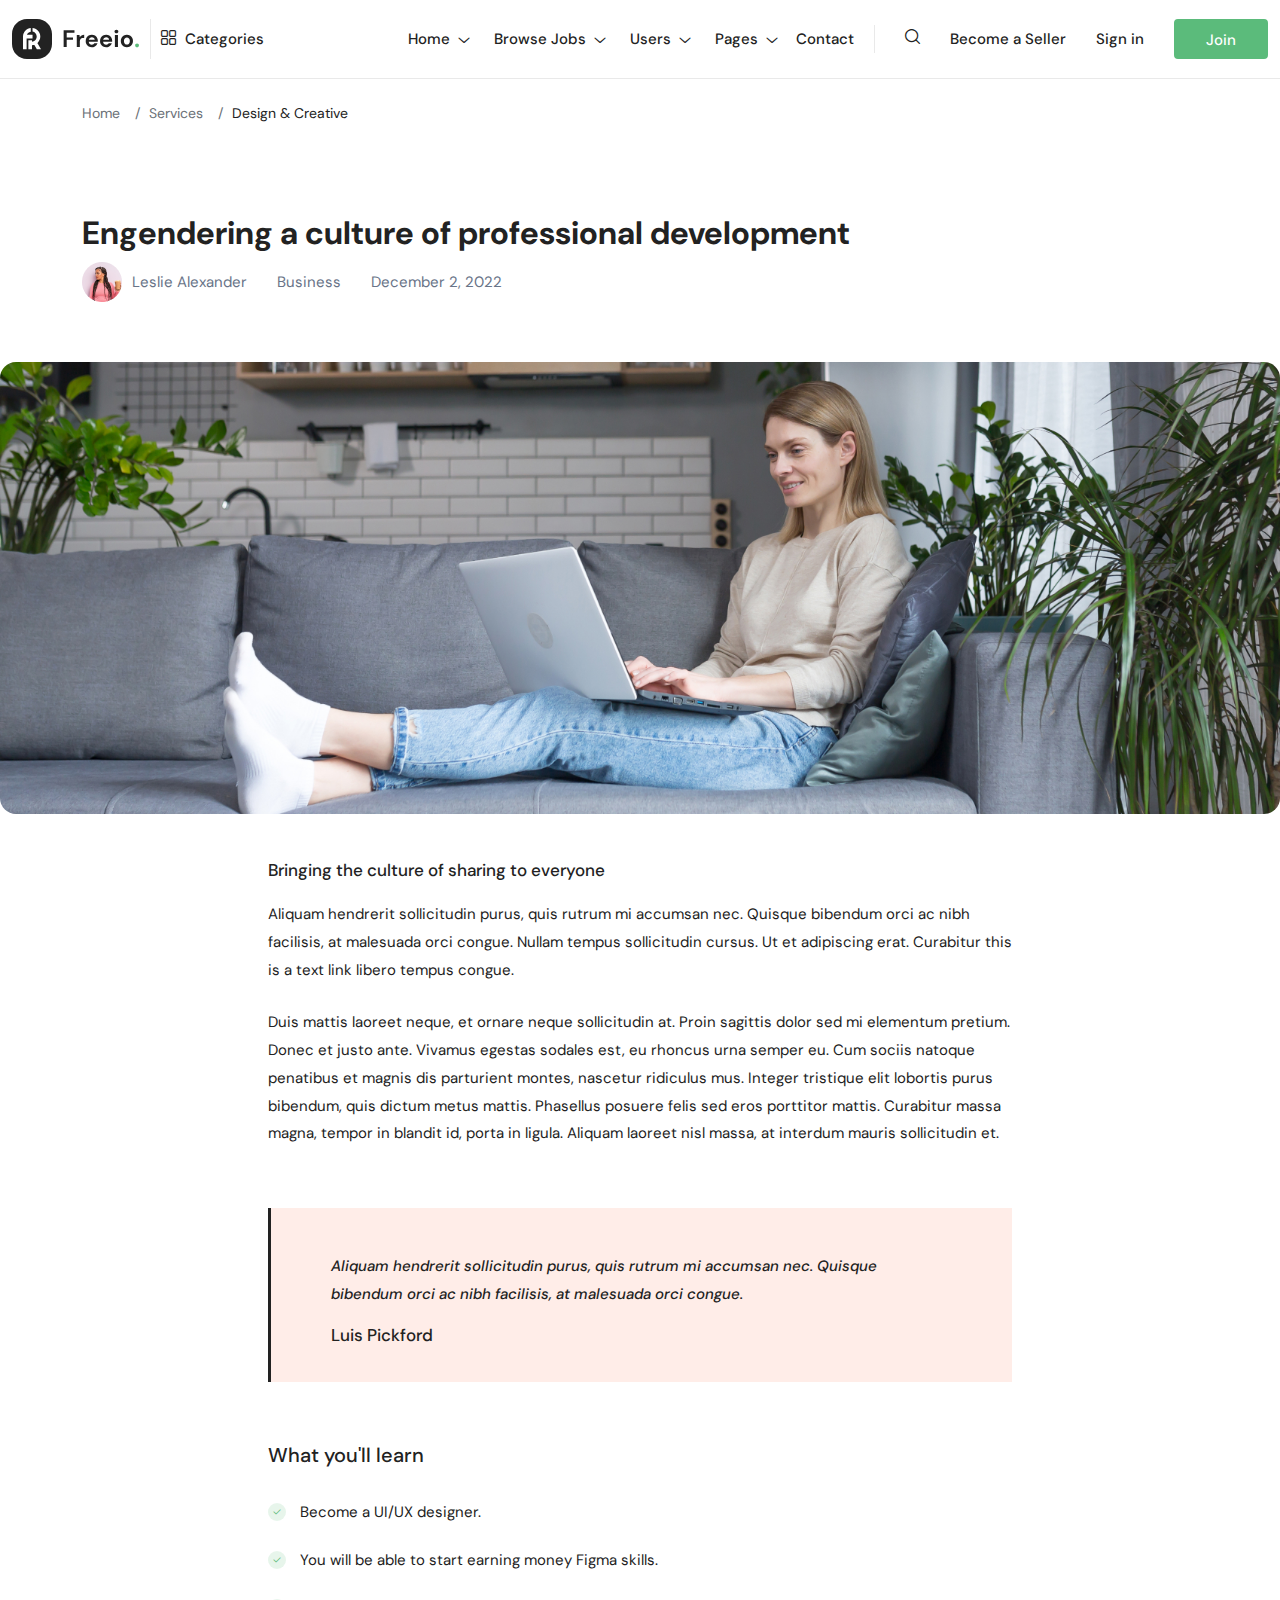
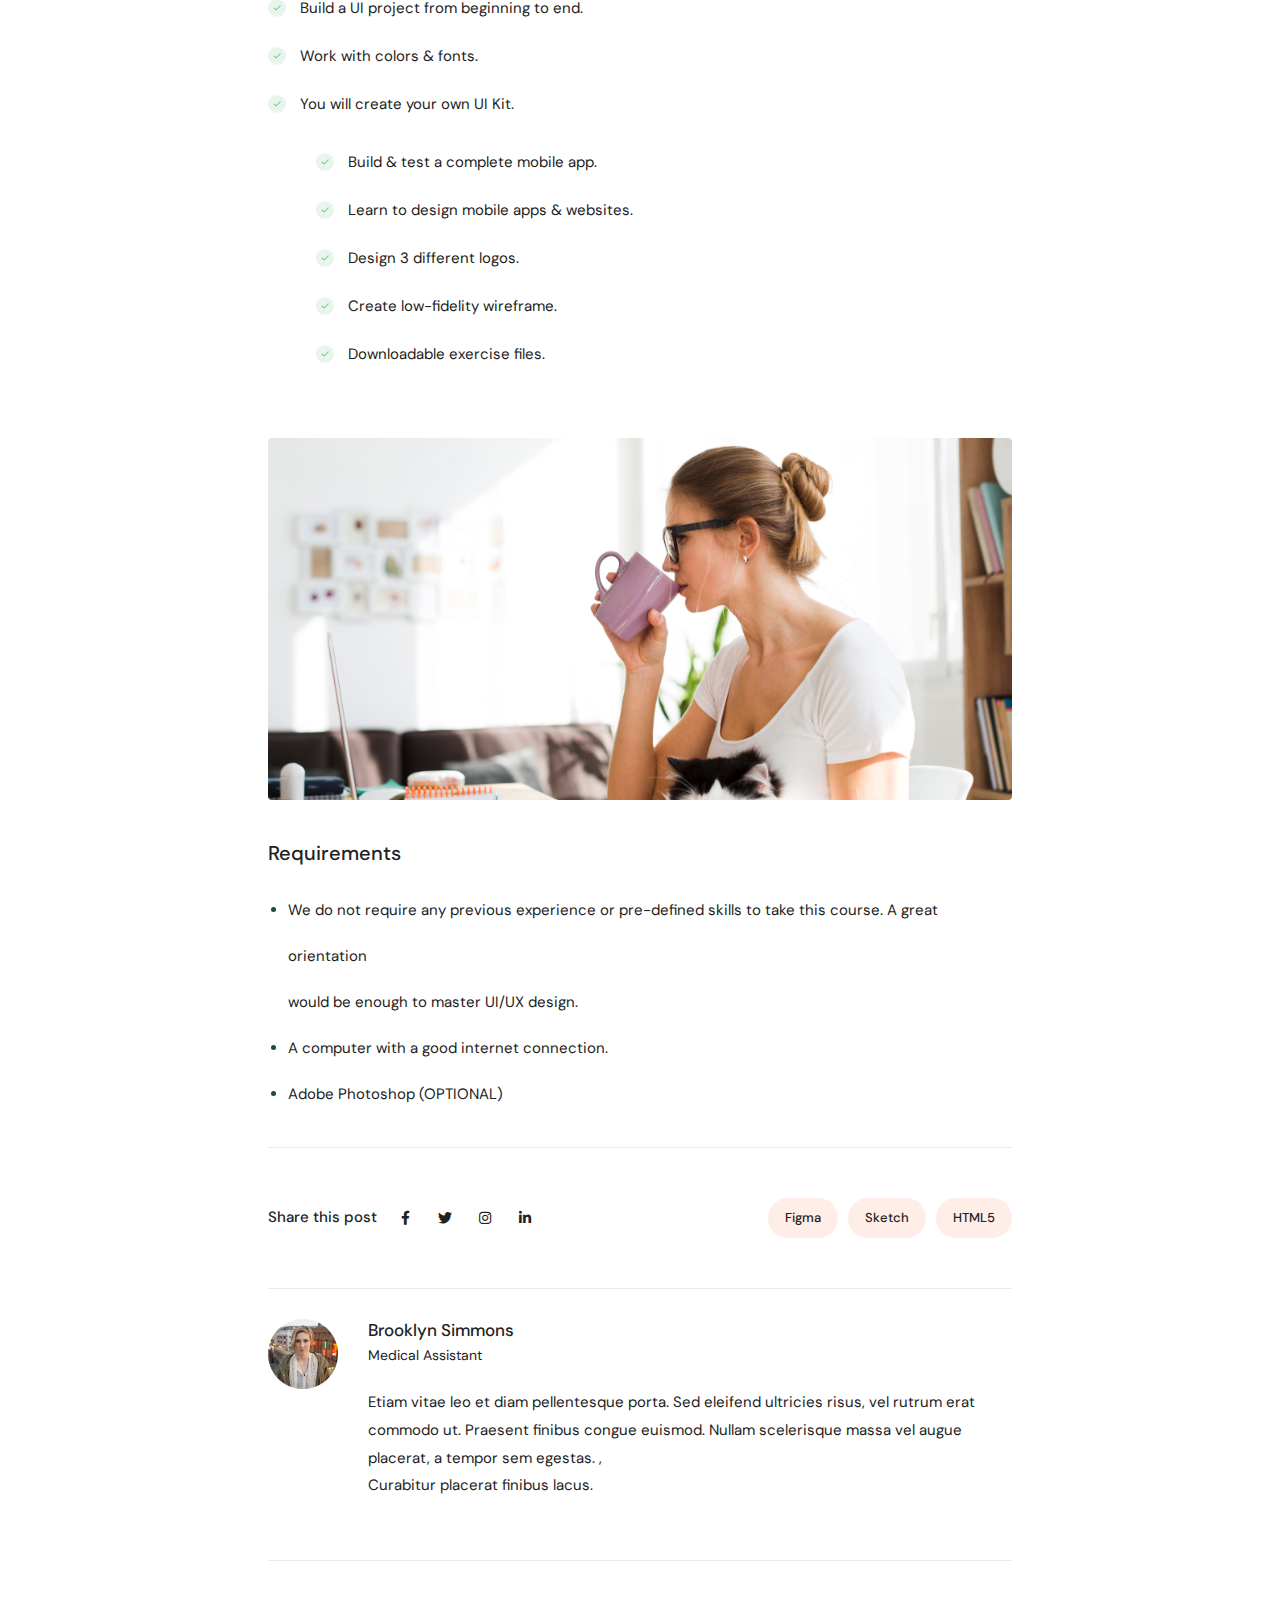
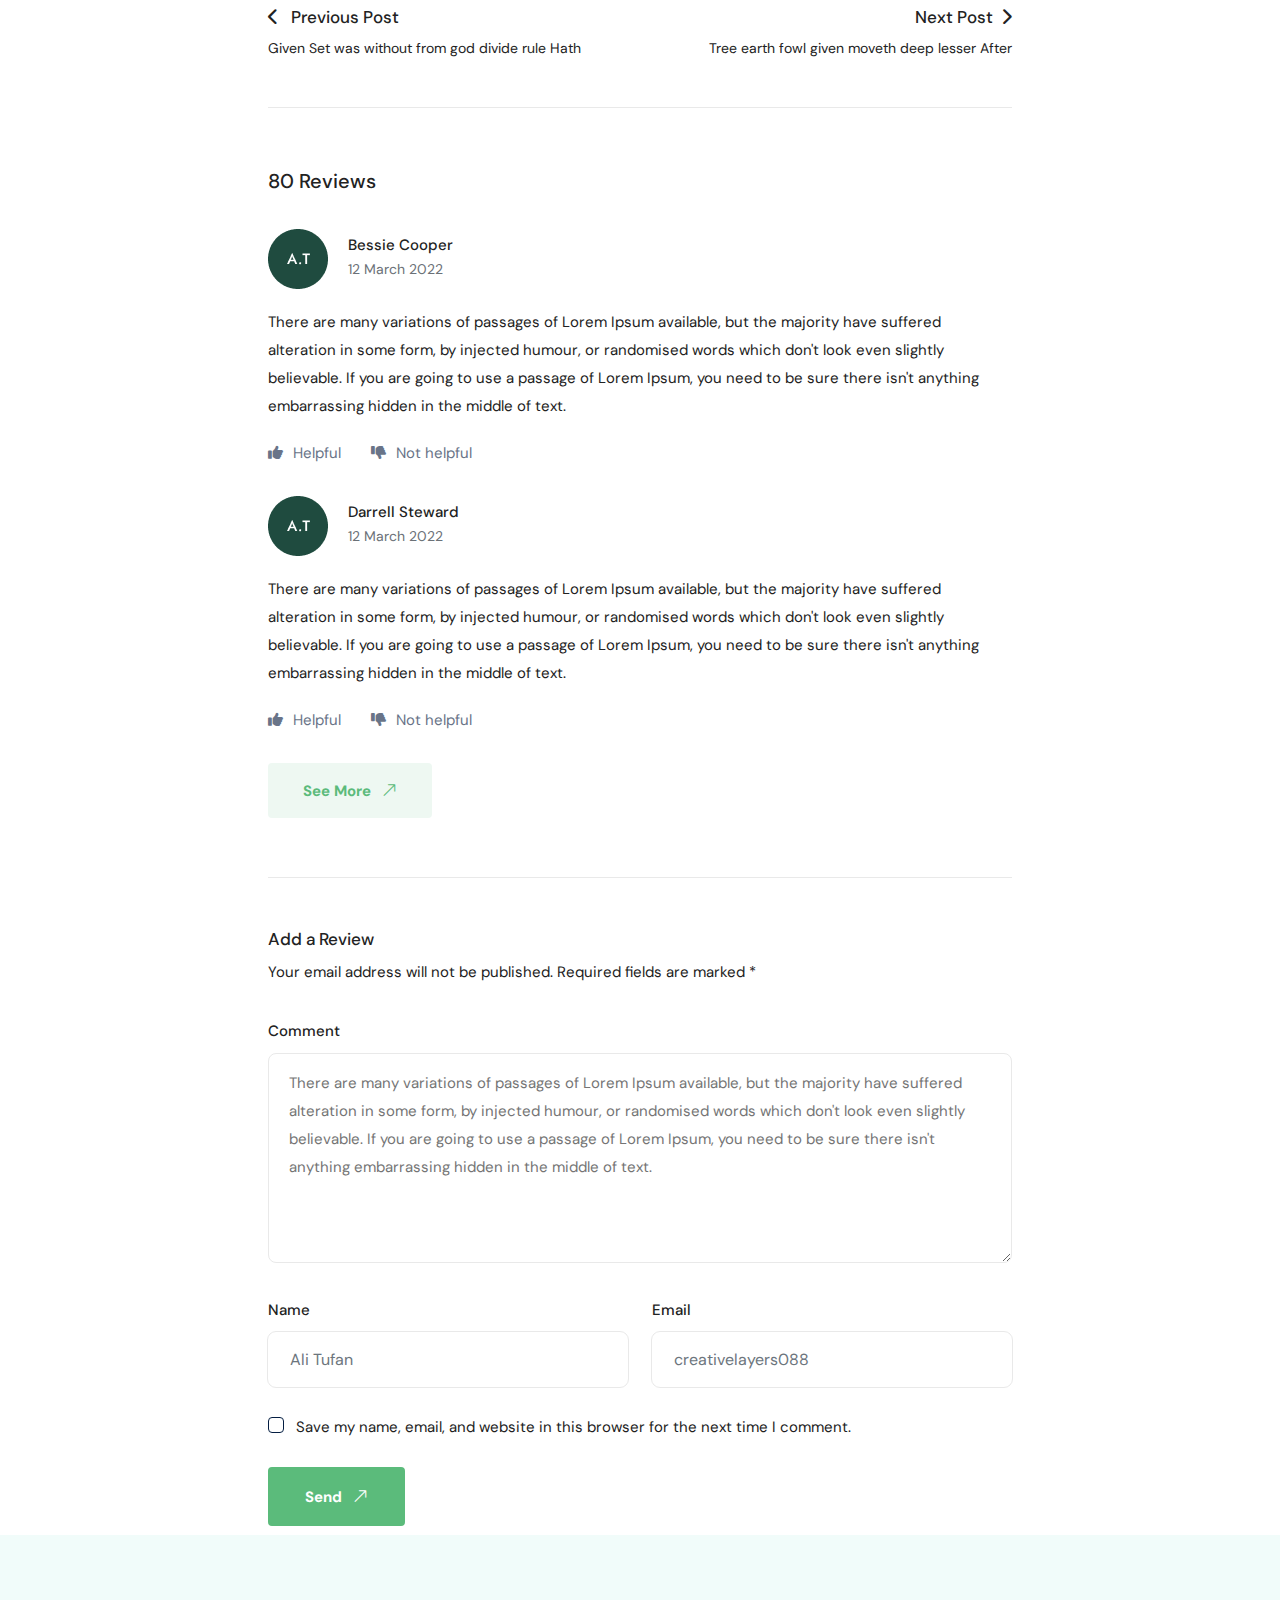
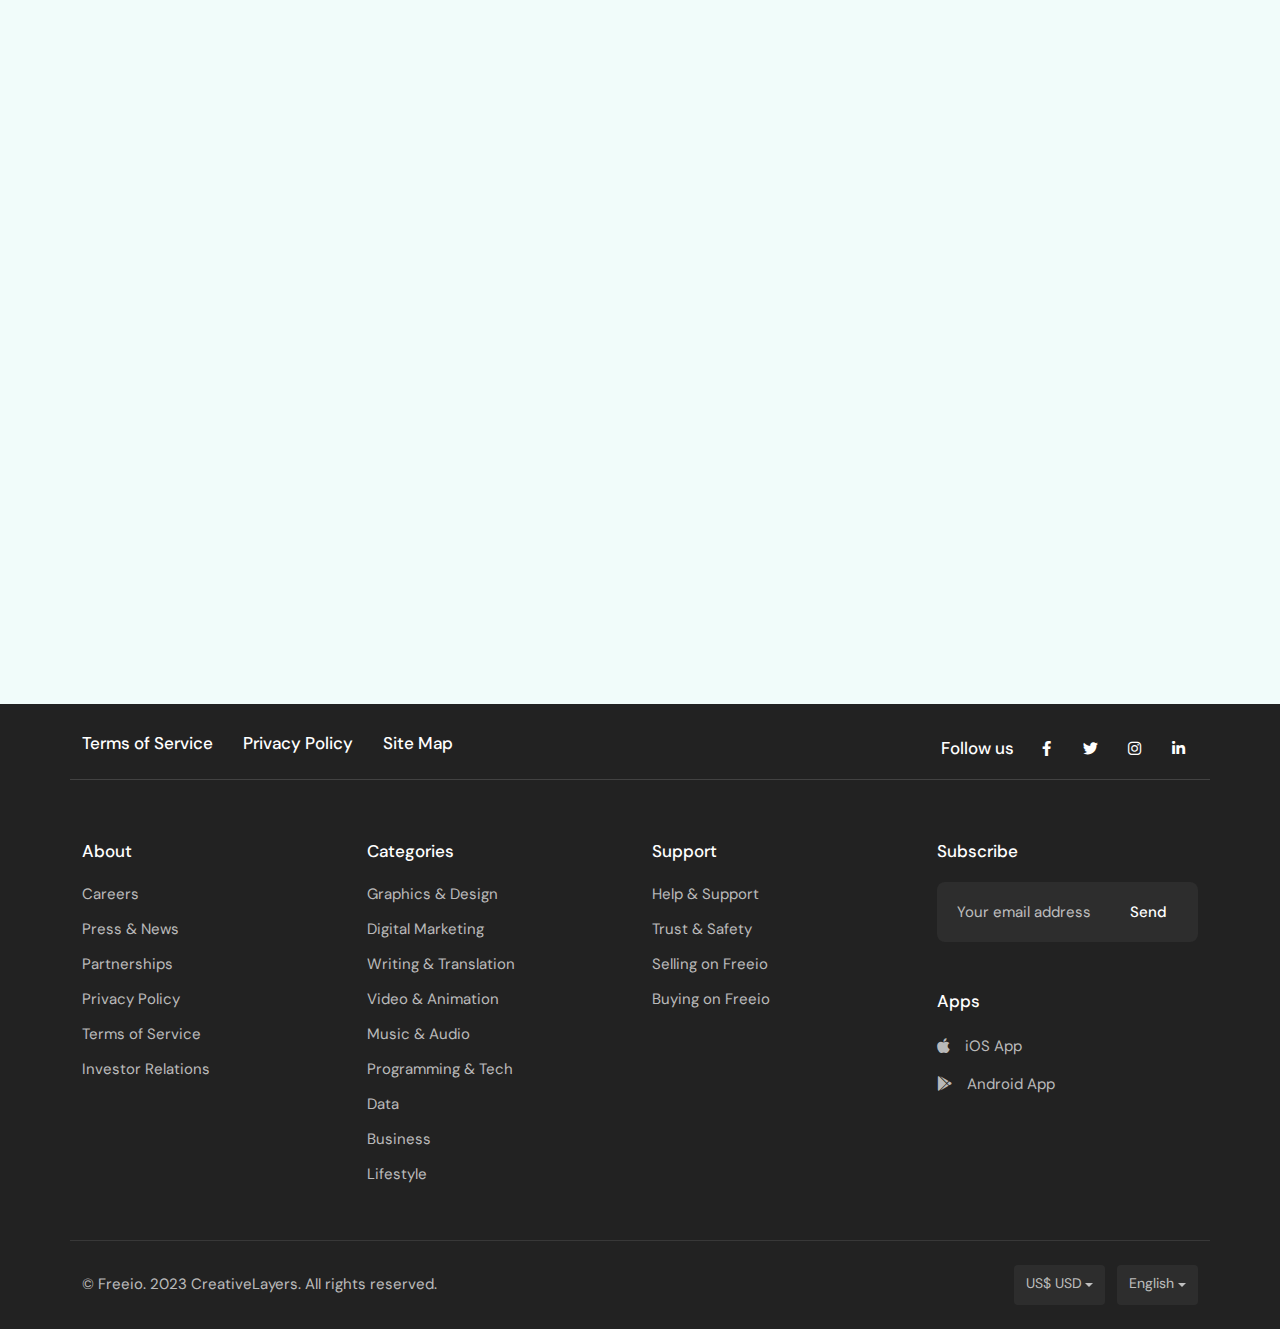
<file: page-blog-single.html>
<!DOCTYPE html>
<html dir="ltr" lang="en">

<!-- Mirrored from creativelayers.net/themes/freeio-html/page-blog-single.html by HTTrack Website Copier/3.x [XR&CO'2014], Thu, 28 Sep 2023 16:25:10 GMT -->
<head>
<meta charset="utf-8">
<meta http-equiv="X-UA-Compatible" content="IE=edge">
<meta name="viewport" content="width=device-width, initial-scale=1">
<meta name="keywords" content="bidding, fiverr, freelance marketplace, freelancers, freelancing, gigs, hiring, job board, job portal, job posting, jobs marketplace, peopleperhour, proposals, sell services, upwork">
<meta name="description" content="Freeio - Freelance Marketplace HTML Template">
<meta name="CreativeLayers" content="ATFN">
<!-- css file -->
<link rel="stylesheet" href="css/bootstrap.min.css">
<link rel="stylesheet" href="css/ace-responsive-menu.css">
<link rel="stylesheet" href="css/menu.css">
<link rel="stylesheet" href="css/fontawesome.css">
<link rel="stylesheet" href="css/flaticon.css">
<link rel="stylesheet" href="css/bootstrap-select.min.css">
<link rel="stylesheet" href="css/ud-custom-spacing.css">
<link rel="stylesheet" href="css/animate.css">
<link rel="stylesheet" href="css/jquery-ui.min.css">
<link rel="stylesheet" href="css/style.css">
<!-- Responsive stylesheet -->
<link rel="stylesheet" href="css/responsive.css">
<!-- Title -->
<title>Freeio - Freelance Marketplace HTML Template</title>
<!-- Favicon -->
<link href="images/favicon.ico" sizes="128x128" rel="shortcut icon" type="image/x-icon" />
<link href="images/favicon.ico" sizes="128x128" rel="shortcut icon" />
<!-- Apple Touch Icon -->
<link href="images/apple-touch-icon-60x60.png" sizes="60x60" rel="apple-touch-icon">
<link href="images/apple-touch-icon-72x72.png" sizes="72x72" rel="apple-touch-icon">
<link href="images/apple-touch-icon-114x114.png" sizes="114x114" rel="apple-touch-icon">
<link href="images/apple-touch-icon-180x180.png" sizes="180x180" rel="apple-touch-icon">

<!-- HTML5 shim and Respond.js for IE8 support of HTML5 elements and media queries -->
<!-- WARNING: Respond.js doesn't work if you view the page via file:// -->
<!--[if lt IE 9]>
<script src="https://oss.maxcdn.com/html5shiv/3.7.3/html5shiv.min.js"></script>
<script src="https://oss.maxcdn.com/respond/1.4.2/respond.min.js"></script>
<![endif]-->
</head>
<body>
<div class="wrapper ovh">
  <div class="preloader"></div>
  
  <!-- Main Header Nav -->
  <header class="header-nav nav-innerpage-style main-menu">
    <!-- Ace Responsive Menu -->
    <nav class="posr"> 
      <div class="container-fluid posr menu_bdrt1">
        <div class="row align-items-center justify-content-between">
          <div class="col-auto pe-0">
            <div class="d-flex align-items-center">
              <a class="header-logo bdrr1 pr30 pr5-xl" href="index.html"><img src="images/header-logo-dark.svg" alt="Header Logo"></a>
              <div class="home1_style">
                <div id="mega-menu">
                  <a class="btn-mega fw500" href="#"><span class="pl30 pl10-xl pr5 fz15 vam flaticon-menu"></span> Categories</a>
                  <ul class="menu ps-0">
                    <li> <a class="dropdown" href="#"> <span class="menu-icn flaticon-developer"></span> <span class="menu-title">Development & IT</span> </a>
                      <div class="drop-menu d-flex justify-content-between">
                        <div class="one-third">
                          <div class="h6 cat-title">Web & App Design</div>
                          <ul class="ps-0 mb40">
                            <li><a href="#">Website Design</a></li>
                            <li><a href="#">App DesignUX Design</a></li>
                            <li><a href="#">Landing Page Design</a></li>
                            <li><a href="#">Icon Design</a></li>
                          </ul>
                          <div class="h6 cat-title">Marketing Design</div>
                          <ul class="ps-0 mb-0">
                            <li><a href="#">Social Media Design</a></li>
                            <li><a href="#">Email Design</a></li>
                            <li><a href="#">Web Banners</a></li>
                            <li><a href="#">Signage Design</a></li>
                          </ul>
                        </div>
                        <div class="one-third">
                          <div class="h6 cat-title">Art & Illustration</div>
                          <ul class="ps-0 mb40">
                            <li><a href="#">Illustration</a></li>
                            <li><a href="#">NFT Art</a></li>
                            <li><a href="#">Pattern Design</a></li>
                            <li><a href="#">Portraits & Caricatures</a></li>
                            <li><a href="#">Cartoons & Comics</a></li>
                            <li><a href="#">Tattoo Design</a></li>
                            <li><a href="#">Storyboards</a></li>
                          </ul>
                          <div class="h6 cat-title">Gaming</div>
                          <ul class="ps-0 mb-0">
                            <li><a href="#">Game Art</a></li>
                            <li><a href="#">Graphics for Streamers</a></li>
                            <li><a href="#">Twitch Store</a></li>
                          </ul>
                        </div>
                        <div class="one-third">
                          <div class="h6 cat-title">Visual Design</div>
                          <ul class="ps-0 mb40">
                            <li><a href="#">Image Editing</a></li>
                            <li><a href="#">Presentation Design</a></li>
                            <li><a href="#">Infographic Design</a></li>
                            <li><a href="#">Vector Tracing</a></li>
                            <li><a href="#">Resume Design</a></li>
                          </ul>
                          <div class="h6 cat-title">Print Design</div>
                          <ul class="ps-0 mb-0">
                            <li><a href="#">T-Shirts & Merchandise</a></li>
                            <li><a href="#">Flyer Design</a></li>
                            <li><a href="#">Brochure Design</a></li>
                            <li><a href="#">Poster Design</a></li>
                            <li><a href="#">Catalog Design</a></li>
                          </ul>
                        </div>
                      </div>
                    </li>
                    <li> <a class="dropdown" href="#"> <span class="menu-icn flaticon-web-design-1"></span> <span class="menu-title">Design & Creative</span> </a>
                      <div class="drop-menu d-flex justify-content-between">
                        <div class="one-third">
                          <div class="h6 cat-title">Web & App Design</div>
                          <ul class="ps-0 mb40">
                            <li><a href="#">Website Design</a></li>
                            <li><a href="#">App DesignUX Design</a></li>
                            <li><a href="#">Landing Page Design</a></li>
                            <li><a href="#">Icon Design</a></li>
                          </ul>
                          <div class="h6 cat-title">Marketing Design</div>
                          <ul class="ps-0 mb-0">
                            <li><a href="#">Social Media Design</a></li>
                            <li><a href="#">Email Design</a></li>
                            <li><a href="#">Web Banners</a></li>
                            <li><a href="#">Signage Design</a></li>
                          </ul>
                        </div>
                        <div class="one-third">
                          <div class="h6 cat-title">Art & Illustration</div>
                          <ul class="ps-0 mb40">
                            <li><a href="#">Illustration</a></li>
                            <li><a href="#">NFT Art</a></li>
                            <li><a href="#">Pattern Design</a></li>
                            <li><a href="#">Portraits & Caricatures</a></li>
                            <li><a href="#">Cartoons & Comics</a></li>
                            <li><a href="#">Tattoo Design</a></li>
                            <li><a href="#">Storyboards</a></li>
                          </ul>
                          <div class="h6 cat-title">Gaming</div>
                          <ul class="ps-0 mb-0">
                            <li><a href="#">Game Art</a></li>
                            <li><a href="#">Graphics for Streamers</a></li>
                            <li><a href="#">Twitch Store</a></li>
                          </ul>
                        </div>
                        <div class="one-third">
                          <div class="h6 cat-title">Visual Design</div>
                          <ul class="ps-0 mb40">
                            <li><a href="#">Image Editing</a></li>
                            <li><a href="#">Presentation Design</a></li>
                            <li><a href="#">Infographic Design</a></li>
                            <li><a href="#">Vector Tracing</a></li>
                            <li><a href="#">Resume Design</a></li>
                          </ul>
                          <div class="h6 cat-title">Print Design</div>
                          <ul class="ps-0 mb-0">
                            <li><a href="#">T-Shirts & Merchandise</a></li>
                            <li><a href="#">Flyer Design</a></li>
                            <li><a href="#">Brochure Design</a></li>
                            <li><a href="#">Poster Design</a></li>
                            <li><a href="#">Catalog Design</a></li>
                          </ul>
                        </div>
                      </div>
                    </li>
                    <li> <a class="dropdown" href="#"> <span class="menu-icn flaticon-digital-marketing"></span> <span class="menu-title">Digital Marketing</span> </a>
                      <div class="drop-menu d-flex justify-content-between">
                        <div class="one-third">
                          <div class="h6 cat-title">Web & App Design</div>
                          <ul class="ps-0 mb40">
                            <li><a href="#">Website Design</a></li>
                            <li><a href="#">App DesignUX Design</a></li>
                            <li><a href="#">Landing Page Design</a></li>
                            <li><a href="#">Icon Design</a></li>
                          </ul>
                          <div class="h6 cat-title">Marketing Design</div>
                          <ul class="ps-0 mb-0">
                            <li><a href="#">Social Media Design</a></li>
                            <li><a href="#">Email Design</a></li>
                            <li><a href="#">Web Banners</a></li>
                            <li><a href="#">Signage Design</a></li>
                          </ul>
                        </div>
                        <div class="one-third">
                          <div class="h6 cat-title">Art & Illustration</div>
                          <ul class="ps-0 mb40">
                            <li><a href="#">Illustration</a></li>
                            <li><a href="#">NFT Art</a></li>
                            <li><a href="#">Pattern Design</a></li>
                            <li><a href="#">Portraits & Caricatures</a></li>
                            <li><a href="#">Cartoons & Comics</a></li>
                            <li><a href="#">Tattoo Design</a></li>
                            <li><a href="#">Storyboards</a></li>
                          </ul>
                          <div class="h6 cat-title">Gaming</div>
                          <ul class="ps-0 mb-0">
                            <li><a href="#">Game Art</a></li>
                            <li><a href="#">Graphics for Streamers</a></li>
                            <li><a href="#">Twitch Store</a></li>
                          </ul>
                        </div>
                        <div class="one-third">
                          <div class="h6 cat-title">Visual Design</div>
                          <ul class="ps-0 mb40">
                            <li><a href="#">Image Editing</a></li>
                            <li><a href="#">Presentation Design</a></li>
                            <li><a href="#">Infographic Design</a></li>
                            <li><a href="#">Vector Tracing</a></li>
                            <li><a href="#">Resume Design</a></li>
                          </ul>
                          <div class="h6 cat-title">Print Design</div>
                          <ul class="ps-0 mb-0">
                            <li><a href="#">T-Shirts & Merchandise</a></li>
                            <li><a href="#">Flyer Design</a></li>
                            <li><a href="#">Brochure Design</a></li>
                            <li><a href="#">Poster Design</a></li>
                            <li><a href="#">Catalog Design</a></li>
                          </ul>
                        </div>
                      </div>
                    </li>
                    <li> <a class="dropdown" href="#"> <span class="menu-icn flaticon-translator"></span> <span class="menu-title">Writing & Translation</span> </a>
                      <div class="drop-menu d-flex justify-content-between">
                        <div class="one-third">
                          <div class="h6 cat-title">Web & App Design</div>
                          <ul class="ps-0 mb40">
                            <li><a href="#">Website Design</a></li>
                            <li><a href="#">App DesignUX Design</a></li>
                            <li><a href="#">Landing Page Design</a></li>
                            <li><a href="#">Icon Design</a></li>
                          </ul>
                          <div class="h6 cat-title">Marketing Design</div>
                          <ul class="ps-0 mb-0">
                            <li><a href="#">Social Media Design</a></li>
                            <li><a href="#">Email Design</a></li>
                            <li><a href="#">Web Banners</a></li>
                            <li><a href="#">Signage Design</a></li>
                          </ul>
                        </div>
                        <div class="one-third">
                          <div class="h6 cat-title">Art & Illustration</div>
                          <ul class="ps-0 mb40">
                            <li><a href="#">Illustration</a></li>
                            <li><a href="#">NFT Art</a></li>
                            <li><a href="#">Pattern Design</a></li>
                            <li><a href="#">Portraits & Caricatures</a></li>
                            <li><a href="#">Cartoons & Comics</a></li>
                            <li><a href="#">Tattoo Design</a></li>
                            <li><a href="#">Storyboards</a></li>
                          </ul>
                          <div class="h6 cat-title">Gaming</div>
                          <ul class="ps-0 mb-0">
                            <li><a href="#">Game Art</a></li>
                            <li><a href="#">Graphics for Streamers</a></li>
                            <li><a href="#">Twitch Store</a></li>
                          </ul>
                        </div>
                        <div class="one-third">
                          <div class="h6 cat-title">Visual Design</div>
                          <ul class="ps-0 mb40">
                            <li><a href="#">Image Editing</a></li>
                            <li><a href="#">Presentation Design</a></li>
                            <li><a href="#">Infographic Design</a></li>
                            <li><a href="#">Vector Tracing</a></li>
                            <li><a href="#">Resume Design</a></li>
                          </ul>
                          <div class="h6 cat-title">Print Design</div>
                          <ul class="ps-0 mb-0">
                            <li><a href="#">T-Shirts & Merchandise</a></li>
                            <li><a href="#">Flyer Design</a></li>
                            <li><a href="#">Brochure Design</a></li>
                            <li><a href="#">Poster Design</a></li>
                            <li><a href="#">Catalog Design</a></li>
                          </ul>
                        </div>
                      </div>
                    </li>
                    <li> <a class="dropdown" href="#"> <span class="menu-icn flaticon-microphone"></span> <span class="menu-title">Music & Audio</span> </a>
                      <div class="drop-menu d-flex justify-content-between">
                        <div class="one-third">
                          <div class="h6 cat-title">Web & App Design</div>
                          <ul class="ps-0 mb40">
                            <li><a href="#">Website Design</a></li>
                            <li><a href="#">App DesignUX Design</a></li>
                            <li><a href="#">Landing Page Design</a></li>
                            <li><a href="#">Icon Design</a></li>
                          </ul>
                          <div class="h6 cat-title">Marketing Design</div>
                          <ul class="ps-0 mb-0">
                            <li><a href="#">Social Media Design</a></li>
                            <li><a href="#">Email Design</a></li>
                            <li><a href="#">Web Banners</a></li>
                            <li><a href="#">Signage Design</a></li>
                          </ul>
                        </div>
                        <div class="one-third">
                          <div class="h6 cat-title">Art & Illustration</div>
                          <ul class="ps-0 mb40">
                            <li><a href="#">Illustration</a></li>
                            <li><a href="#">NFT Art</a></li>
                            <li><a href="#">Pattern Design</a></li>
                            <li><a href="#">Portraits & Caricatures</a></li>
                            <li><a href="#">Cartoons & Comics</a></li>
                            <li><a href="#">Tattoo Design</a></li>
                            <li><a href="#">Storyboards</a></li>
                          </ul>
                          <div class="h6 cat-title">Gaming</div>
                          <ul class="ps-0 mb-0">
                            <li><a href="#">Game Art</a></li>
                            <li><a href="#">Graphics for Streamers</a></li>
                            <li><a href="#">Twitch Store</a></li>
                          </ul>
                        </div>
                        <div class="one-third">
                          <div class="h6 cat-title">Visual Design</div>
                          <ul class="ps-0 mb40">
                            <li><a href="#">Image Editing</a></li>
                            <li><a href="#">Presentation Design</a></li>
                            <li><a href="#">Infographic Design</a></li>
                            <li><a href="#">Vector Tracing</a></li>
                            <li><a href="#">Resume Design</a></li>
                          </ul>
                          <div class="h6 cat-title">Print Design</div>
                          <ul class="ps-0 mb-0">
                            <li><a href="#">T-Shirts & Merchandise</a></li>
                            <li><a href="#">Flyer Design</a></li>
                            <li><a href="#">Brochure Design</a></li>
                            <li><a href="#">Poster Design</a></li>
                            <li><a href="#">Catalog Design</a></li>
                          </ul>
                        </div>
                      </div>
                    </li>
                    <li> <a class="dropdown" href="#"> <span class="menu-icn flaticon-video-file"></span> <span class="menu-title">Video & Animation</span> </a>
                      <div class="drop-menu d-flex justify-content-between">
                        <div class="one-third">
                          <div class="h6 cat-title">Web & App Design</div>
                          <ul class="ps-0 mb40">
                            <li><a href="#">Website Design</a></li>
                            <li><a href="#">App DesignUX Design</a></li>
                            <li><a href="#">Landing Page Design</a></li>
                            <li><a href="#">Icon Design</a></li>
                          </ul>
                          <div class="h6 cat-title">Marketing Design</div>
                          <ul class="ps-0 mb-0">
                            <li><a href="#">Social Media Design</a></li>
                            <li><a href="#">Email Design</a></li>
                            <li><a href="#">Web Banners</a></li>
                            <li><a href="#">Signage Design</a></li>
                          </ul>
                        </div>
                        <div class="one-third">
                          <div class="h6 cat-title">Art & Illustration</div>
                          <ul class="ps-0 mb40">
                            <li><a href="#">Illustration</a></li>
                            <li><a href="#">NFT Art</a></li>
                            <li><a href="#">Pattern Design</a></li>
                            <li><a href="#">Portraits & Caricatures</a></li>
                            <li><a href="#">Cartoons & Comics</a></li>
                            <li><a href="#">Tattoo Design</a></li>
                            <li><a href="#">Storyboards</a></li>
                          </ul>
                          <div class="h6 cat-title">Gaming</div>
                          <ul class="ps-0 mb-0">
                            <li><a href="#">Game Art</a></li>
                            <li><a href="#">Graphics for Streamers</a></li>
                            <li><a href="#">Twitch Store</a></li>
                          </ul>
                        </div>
                        <div class="one-third">
                          <div class="h6 cat-title">Visual Design</div>
                          <ul class="ps-0 mb40">
                            <li><a href="#">Image Editing</a></li>
                            <li><a href="#">Presentation Design</a></li>
                            <li><a href="#">Infographic Design</a></li>
                            <li><a href="#">Vector Tracing</a></li>
                            <li><a href="#">Resume Design</a></li>
                          </ul>
                          <div class="h6 cat-title">Print Design</div>
                          <ul class="ps-0 mb-0">
                            <li><a href="#">T-Shirts & Merchandise</a></li>
                            <li><a href="#">Flyer Design</a></li>
                            <li><a href="#">Brochure Design</a></li>
                            <li><a href="#">Poster Design</a></li>
                            <li><a href="#">Catalog Design</a></li>
                          </ul>
                        </div>
                      </div>
                    </li>
                    <li> <a class="dropdown" href="#"> <span class="menu-icn flaticon-ruler"></span> <span class="menu-title">Engineering & Architecture</span> </a>
                      <div class="drop-menu d-flex justify-content-between">
                        <div class="one-third">
                          <div class="h6 cat-title">Web & App Design</div>
                          <ul class="ps-0 mb40">
                            <li><a href="#">Website Design</a></li>
                            <li><a href="#">App DesignUX Design</a></li>
                            <li><a href="#">Landing Page Design</a></li>
                            <li><a href="#">Icon Design</a></li>
                          </ul>
                          <div class="h6 cat-title">Marketing Design</div>
                          <ul class="ps-0 mb-0">
                            <li><a href="#">Social Media Design</a></li>
                            <li><a href="#">Email Design</a></li>
                            <li><a href="#">Web Banners</a></li>
                            <li><a href="#">Signage Design</a></li>
                          </ul>
                        </div>
                        <div class="one-third">
                          <div class="h6 cat-title">Art & Illustration</div>
                          <ul class="ps-0 mb40">
                            <li><a href="#">Illustration</a></li>
                            <li><a href="#">NFT Art</a></li>
                            <li><a href="#">Pattern Design</a></li>
                            <li><a href="#">Portraits & Caricatures</a></li>
                            <li><a href="#">Cartoons & Comics</a></li>
                            <li><a href="#">Tattoo Design</a></li>
                            <li><a href="#">Storyboards</a></li>
                          </ul>
                          <div class="h6 cat-title">Gaming</div>
                          <ul class="ps-0 mb-0">
                            <li><a href="#">Game Art</a></li>
                            <li><a href="#">Graphics for Streamers</a></li>
                            <li><a href="#">Twitch Store</a></li>
                          </ul>
                        </div>
                        <div class="one-third">
                          <div class="h6 cat-title">Visual Design</div>
                          <ul class="ps-0 mb40">
                            <li><a href="#">Image Editing</a></li>
                            <li><a href="#">Presentation Design</a></li>
                            <li><a href="#">Infographic Design</a></li>
                            <li><a href="#">Vector Tracing</a></li>
                            <li><a href="#">Resume Design</a></li>
                          </ul>
                          <div class="h6 cat-title">Print Design</div>
                          <ul class="ps-0 mb-0">
                            <li><a href="#">T-Shirts & Merchandise</a></li>
                            <li><a href="#">Flyer Design</a></li>
                            <li><a href="#">Brochure Design</a></li>
                            <li><a href="#">Poster Design</a></li>
                            <li><a href="#">Catalog Design</a></li>
                          </ul>
                        </div>
                      </div>
                    </li>
                    <li> <a class="dropdown" href="#"> <span class="menu-icn flaticon-goal"></span> <span class="menu-title">Finance & Accounting</span> </a>
                      <div class="drop-menu d-flex justify-content-between">
                        <div class="one-third">
                          <div class="h6 cat-title">Web & App Design</div>
                          <ul class="ps-0 mb40">
                            <li><a href="#">Website Design</a></li>
                            <li><a href="#">App DesignUX Design</a></li>
                            <li><a href="#">Landing Page Design</a></li>
                            <li><a href="#">Icon Design</a></li>
                          </ul>
                          <div class="h6 cat-title">Marketing Design</div>
                          <ul class="ps-0 mb-0">
                            <li><a href="#">Social Media Design</a></li>
                            <li><a href="#">Email Design</a></li>
                            <li><a href="#">Web Banners</a></li>
                            <li><a href="#">Signage Design</a></li>
                          </ul>
                        </div>
                        <div class="one-third">
                          <div class="h6 cat-title">Art & Illustration</div>
                          <ul class="ps-0 mb40">
                            <li><a href="#">Illustration</a></li>
                            <li><a href="#">NFT Art</a></li>
                            <li><a href="#">Pattern Design</a></li>
                            <li><a href="#">Portraits & Caricatures</a></li>
                            <li><a href="#">Cartoons & Comics</a></li>
                            <li><a href="#">Tattoo Design</a></li>
                            <li><a href="#">Storyboards</a></li>
                          </ul>
                          <div class="h6 cat-title">Gaming</div>
                          <ul class="ps-0 mb-0">
                            <li><a href="#">Game Art</a></li>
                            <li><a href="#">Graphics for Streamers</a></li>
                            <li><a href="#">Twitch Store</a></li>
                          </ul>
                        </div>
                        <div class="one-third">
                          <div class="h6 cat-title">Visual Design</div>
                          <ul class="ps-0 mb40">
                            <li><a href="#">Image Editing</a></li>
                            <li><a href="#">Presentation Design</a></li>
                            <li><a href="#">Infographic Design</a></li>
                            <li><a href="#">Vector Tracing</a></li>
                            <li><a href="#">Resume Design</a></li>
                          </ul>
                          <div class="h6 cat-title">Print Design</div>
                          <ul class="ps-0 mb-0">
                            <li><a href="#">T-Shirts & Merchandise</a></li>
                            <li><a href="#">Flyer Design</a></li>
                            <li><a href="#">Brochure Design</a></li>
                            <li><a href="#">Poster Design</a></li>
                            <li><a href="#">Catalog Design</a></li>
                          </ul>
                        </div>
                      </div>
                    </li>
                  </ul>
                </div>
              </div>
            </div>
          </div>
          <div class="col-auto">
            <div class="d-flex align-items-center">
              <!-- Responsive Menu Structure-->
              <ul id="respMenu" class="ace-responsive-menu" data-menu-style="horizontal">
                <li class="visible_list"> <a class="list-item" href="#"><span class="title">Home</span></a>
                  <!-- Level Two-->
                  <ul>
                    <li><a href="index.html">Home V1</a></li>
                    <li><a href="index2.html">Home V2</a></li>
                    <li><a href="index3.html">Home V3</a></li>
                    <li><a href="index4.html">Home V4</a></li>
                    <li><a href="index5.html">Home V5</a></li>
                    <li><a href="index6.html">Home V6</a></li>
                    <li><a href="index7.html">Home V7</a></li>
                    <li><a href="index8.html">Home V8</a></li>
                    <li><a href="index9.html">Home V9</a></li>
                    <li><a href="index10.html">Home V10</a></li>
                  </ul>
                </li>
                <li class="visible_list"> <a class="list-item" href="#"><span class="title">Browse Jobs</span></a>
                  <ul >
                    <li> <a href="#"><span class="title">Services</span></a>
                      <ul>
                        <li><a href="page-service-v1.html">Service v1</a></li>
                        <li><a href="page-service-v2.html">Service v2</a></li>
                        <li><a href="page-service-v3.html">Service v3</a></li>
                        <li><a href="page-service-v4.html">Service v4</a></li>
                        <li><a href="page-service-v5.html">Service v5</a></li>
                        <li><a href="page-service-v6.html">Service v6</a></li>
                        <li><a href="page-service-v7.html">Service v7</a></li>
                        <li><a href="page-service-all.html">Service All</a></li>
                        <li><a href="page-service-single.html">Service Single</a></li>
                      </ul>
                    </li>
                    <li> <a href="#"><span class="title">Projects</span></a>
                      <ul>
                        <li><a href="page-project-v1.html">Project v1</a></li>
                        <li><a href="page-project-single.html">Project Single</a></li>
                      </ul>
                    </li>
                    <li> <a href="#"><span class="title">Job View</span></a>
                      <ul>
                        <li><a href="page-job-list-v1.html">Job list v1</a></li>
                        <li><a href="page-job-list-v2.html">Job list v2</a></li>
                        <li><a href="page-job-list-v3.html">Job list V3</a></li>
                        <li><a href="page-job-list-single.html">Job Single</a></li>
                      </ul>
                    </li>
                  </ul>
                </li>
                <li class="visible_list"> <a class="list-item" href="#"><span class="title">Users</span></a>
                  <ul>
                    <li> <a href="#"><span class="title">Dashboard</span></a>
                      <ul>
                        <li><a href="page-dashboard.html">Dashboard</a></li>
                        <li><a href="page-dashboard-proposal.html">Proposal</a></li>
                        <li><a href="page-dashboard-save.html">Saved</a></li>
                        <li><a href="page-dashboard-message.html">Message</a></li>
                        <li><a href="page-dashboard-reviews.html">Reviews</a></li>
                        <li><a href="page-dashboard-invoice.html">Invoice</a></li>
                        <li><a href="page-dashboard-payouts.html">Payouts</a></li>
                        <li><a href="page-dashboard-statement.html">Statement</a></li>
                        <li><a href="page-dashboard-manage-service.html">Manage Service</a></li>
                        <li><a href="page-dashboard-add-service.html">Add Services</a></li>
                        <li><a href="page-dashboard-manage-jobs.html">Manage Jobs</a></li>
                        <li><a href="page-dashboard-manage-project.html">Manage Project</a></li>
                        <li><a href="page-dashboard-create-project.html">Create Project</a></li>
                        <li><a href="page-dashboard-profile.html">My Profile</a></li>
                      </ul>
                    </li>
                    <li> <a href="#"><span class="title">Employee</span></a>
                      <ul>
                        <li><a href="page-employee-v1.html">Employee V1</a></li>
                        <li><a href="page-employee-v2.html">Employee V2</a></li>
                        <li><a href="page-employee-single.html">Employee Single</a></li>
                      </ul>
                    </li>
                    <li> <a href="#"><span class="title">Freelancer</span></a>
                      <ul>
                        <li><a href="page-freelancer-v1.html">Freelancer V1</a></li>
                        <li><a href="page-freelancer-v2.html">Freelancer V2</a></li>
                        <li><a href="page-freelancer-v3.html">Freelancer V3</a></li>
                        <li><a href="page-freelancer-single.html">Freelancer Single</a></li>
                      </ul>
                    </li>
                    <li> <a href="page-become-seller.html"><span class="title">Become Seller</span></a></li>
                  </ul>
                </li>
                <li class="visible_list"> <a class="list-item" href="#"><span class="title">Pages</span></a>
                  <ul>
                    <li> <a href="#"><span class="title">About</span></a>
                      <ul>
                        <li><a href="page-about.html">About v1</a></li>
                        <li><a href="page-about-v2.html">About v2</a></li>
                      </ul>
                    </li>
                    <li> <a href="#"><span class="title">Blog</span></a>
                      <ul>
                        <li><a href="page-blog-v1.html">List V1</a></li>
                        <li><a href="page-blog-v2.html">List V2</a></li>
                        <li><a href="page-blog-v3.html">List V3</a></li>
                        <li><a href="page-blog-single.html">Single</a></li>
                      </ul>
                    </li>
                    <li> <a href="#"><span class="title">Shop</span></a>
                      <ul>
                        <li><a href="page-shop.html">List</a></li>
                        <li><a href="page-shop-single.html">Single</a></li>
                        <li><a href="page-shop-cart.html">Cart</a></li>
                        <li><a href="page-shop-checkout.html">Checkout</a></li>
                        <li><a href="page-shop-order.html">Order</a></li>
                      </ul>
                    </li>
                    <li><a href="page-contact.html">Contact</a></li>
                    <li><a href="page-error.html">404</a></li>
                    <li><a href="page-faq.html">Faq</a></li>
                    <li><a href="page-help.html">Help</a></li>
                    <li><a href="page-invoice.html">Invoices</a></li>
                    <li><a href="page-login.html">Login</a></li>
                    <li><a href="page-pricing.html">Pricing</a></li>
                    <li><a href="page-register.html">Register</a></li>
                    <li><a href="page-terms.html">Terms</a></li>
                    <li><a href="page-ui-element.html">UI Elements</a></li>
                  </ul>
                </li>
                <li> <a class="list-item" href="page-contact.html">Contact</a></li>
              </ul>
              <a class="login-info bdrl1 pl15-lg pl30" data-bs-toggle="modal" href="#exampleModalToggle" role="button"><span class="flaticon-loupe"></span></a>
              <a class="login-info mx15-lg mx30" href="page-become-seller.html"><span class="d-none d-xl-inline-block">Become a</span> Seller</a>
              <a class="login-info mr15-lg mr30" href="page-login.html">Sign in</a>
              <a class="ud-btn btn-thm add-joining" href="page-register.html">Join</a>
            </div>
          </div>
        </div>
      </div>
    </nav>
  </header>
  <!-- Search Modal -->
  <div class="search-modal">
    <div class="modal fade" id="exampleModalToggle" aria-hidden="true" aria-labelledby="exampleModalToggleLabel" tabindex="-1">
      <div class="modal-dialog modal-lg">
        <div class="modal-content">
          <div class="modal-header">
            <h5 class="modal-title" id="exampleModalToggleLabel"></h5>
            <button type="button" class="btn-close" data-bs-dismiss="modal" aria-label="Close"><i class="fal fa-xmark"></i></button>
          </div>
          <div class="modal-body">
            <div class="popup-search-field search_area">
              <input type="text" class="form-control border-0" placeholder="What service are you looking for today?">
              <label><span class="far fa-magnifying-glass"></span></label>
              <button class="ud-btn btn-thm" type="submit">Search</button>
            </div>
          </div>
        </div>
      </div>
    </div>
  </div>

  <div class="hiddenbar-body-ovelay"></div>

  <!-- Mobile Nav  -->
  <div id="page" class="mobilie_header_nav stylehome1">
    <div class="mobile-menu">
      <div class="header bdrb1">
        <div class="menu_and_widgets">
          <div class="mobile_menu_bar d-flex justify-content-between align-items-center">
            <a class="mobile_logo" href="#"><img src="images/header-logo-dark.svg" alt=""></a>
            <div class="right-side text-end">
              <a class="" href="page-login.html">join</a>
              <a class="menubar ml30" href="#menu"><img src="images/mobile-dark-nav-icon.svg" alt=""></a>
            </div>
          </div>
        </div>
        <div class="posr"><div class="mobile_menu_close_btn"><span class="far fa-times"></span></div></div>
      </div>
    </div>
    <!-- /.mobile-menu -->
    <nav id="menu" class="">
      <ul>
        <li><span>Home</span>
          <ul>
            <li><a href="index.html">Home V1</a></li>
            <li><a href="index2.html">Home V2</a></li>
            <li><a href="index3.html">Home V3</a></li>
            <li><a href="index4.html">Home V4</a></li>
            <li><a href="index5.html">Home V5</a></li>
            <li><a href="index6.html">Home V6</a></li>
            <li><a href="index7.html">Home V7</a></li>
            <li><a href="index8.html">Home V8</a></li>
            <li><a href="index9.html">Home V9</a></li>
            <li><a href="index10.html">Home V10</a></li>
          </ul>
        </li>
        <li><span>Browse Jobs</span>
          <ul>
            <li><span>Services</span>
              <ul>
                <li><a href="page-service-v1.html">Service v1</a></li>
                <li><a href="page-service-v2.html">Service v2</a></li>
                <li><a href="page-service-v3.html">Service v3</a></li>
                <li><a href="page-service-v4.html">Service v4</a></li>
                <li><a href="page-service-v5.html">Service v5</a></li>
                <li><a href="page-service-v6.html">Service v6</a></li>
                <li><a href="page-service-v7.html">Service v7</a></li>
                <li><a href="page-service-all.html">Service All</a></li>
                <li><a href="page-service-single.html">Service Single</a></li>
              </ul>
            </li>
            <li><span>Projects</span>
              <ul>
                <li><a href="page-project-v1.html">Project v1</a></li>
                <li><a href="page-project-single.html">Project Single</a></li>
              </ul>
            </li>
            <li><span>Job View</span>
              <ul>
                <li><a href="page-job-list-v1.html">Job list v1</a></li>
                <li><a href="page-job-list-v2.html">Job list v2</a></li>
                <li><a href="page-job-list-v3.html">Job list V3</a></li>
                <li><a href="page-job-list-single.html">Job Single</a></li>
              </ul>
            </li>
          </ul>
        </li>
        <li><span>Users</span>
          <ul>
            <li><span>Dashboard</span>
              <ul>
                <li><a href="page-dashboard.html">Dashboard</a></li>
                <li><a href="page-dashboard-proposal.html">Proposal</a></li>
                <li><a href="page-dashboard-save.html">Saved</a></li>
                <li><a href="page-dashboard-message.html">Message</a></li>
                <li><a href="page-dashboard-reviews.html">Reviews</a></li>
                <li><a href="page-dashboard-invoice.html">Invoice</a></li>
                <li><a href="page-dashboard-payouts.html">Payouts</a></li>
                <li><a href="page-dashboard-statement.html">Statement</a></li>
                <li><a href="page-dashboard-manage-service.html">Manage Service</a></li>
                <li><a href="page-dashboard-add-service.html">Add Services</a></li>
                <li><a href="page-dashboard-manage-jobs.html">Manage Jobs</a></li>
                <li><a href="page-dashboard-manage-project.html">Manage Project</a></li>
                <li><a href="page-dashboard-create-project.html">Create Project</a></li>
                <li><a href="page-dashboard-profile.html">My Profile</a></li>
              </ul>
            </li>
            <li><span>Employee</span>
              <ul>
                <li><a href="page-employee-v1.html">Employee V1</a></li>
                <li><a href="page-employee-v2.html">Employee V2</a></li>
                <li><a href="page-employee-single.html">Employee Single</a></li>
              </ul>
            </li>
            <li><span>Freelancer</span>
              <ul>
                <li><a href="page-freelancer-v1.html">Freelancer V1</a></li>
                <li><a href="page-freelancer-v2.html">Freelancer V2</a></li>
                <li><a href="page-freelancer-v3.html">Freelancer V3</a></li>
                <li><a href="page-freelancer-single.html">Freelancer Single</a></li>
              </ul>
            </li>
            <li><a href="page-become-seller.html">Become Seller</a></li>
          </ul>
        </li>
        <li><span>Pages</span>
          <ul>
            <li><span>About</span>
              <ul>
                <li><a href="page-about.html">About v1</a></li>
                <li><a href="page-about-v2.html">About v2</a></li>
              </ul>
            </li>
            <li><span>Shop</span>
              <ul>
                <li><a href="page-shop.html">List</a></li>
                <li><a href="page-shop-single.html">Single</a></li>
                <li><a href="page-shop-cart.html">Cart</a></li>
                <li><a href="page-shop-checkout.html">Checkout</a></li>
                <li><a href="page-shop-order.html">Order</a></li>
              </ul>
            </li>
            <li><a href="page-contact.html">Contact</a></li>
            <li><a href="page-error.html">404</a></li>
            <li><a href="page-faq.html">Faq</a></li>
            <li><a href="page-help.html">Help</a></li>
            <li><a href="page-invoice.html">Invoices</a></li>
            <li><a href="page-login.html">Login</a></li>
            <li><a href="page-pricing.html">Pricing</a></li>
            <li><a href="page-register.html">Register</a></li>
            <li><a href="page-terms.html">Terms</a></li>
            <li><a href="page-ui-element.html">UI Elements</a></li>
          </ul>
        </li>
        <li><span>Blog</span>
          <ul>
            <li><a href="page-blog-v1.html">List V1</a></li>
            <li><a href="page-blog-v2.html">List V2</a></li>
            <li><a href="page-blog-v3.html">List V3</a></li>
            <li><a href="page-blog-single.html">Single</a></li>
          </ul>
        </li>
        <!-- Only for Mobile View -->
      </ul>
    </nav>
  </div>

  <div class="body_content">
    <!-- Blog Section -->
    <section class="breadcumb-section">
      <div class="container">
        <div class="row">
          <div class="col-lg-12">
            <div class="breadcumb-style1">
              <div class="breadcumb-list">
                <a href="#">Home</a>
                <a href="#">Services</a>
                <a href="#">Design & Creative</a>
              </div>
            </div>
          </div>
        </div>
      </div>
    </section>
    <!-- Blog Section Area -->
    <section class="our-blog pt40">
      <div class="container">
        <div class="row wow fadeInUp" data-wow-delay="100ms">
          <div class="col-lg-12">
            <h2 class="blog-title">Engendering a culture of professional development</h2>
            <div class="blog-single-meta">
              <div class="post-author d-sm-flex align-items-center">
                <img class="mr10" src="images/blog/author-1.png" alt=""><a class="pr15 body-light-color" href="#">Leslie Alexander</a><a class="ml15 pr15 body-light-color" href="#">Business</a><a class="ml15 body-light-color" href="#">December 2, 2022</a>
              </div>
            </div>
          </div>
        </div>
      </div>
      <div class="mx-auto maxw1600 mt60 wow fadeInUp" data-wow-delay="300ms">
        <div class="row">
          <div class="col-lg-12">
            <div class="large-thumb"><img class="w-100 bdrs16" src="images/blog/blog-single-1.jpg" alt=""></div>
          </div>
        </div>
      </div>
      <div class="container">
        <div class="roww wow fadeInUp" data-wow-delay="500ms">
          <div class="col-xl-8 offset-xl-2">
            <div class="ui-content mt45 mb60">
              <h5 class="mb20">Bringing the culture of sharing to everyone</h5>
              <p class="mb25 ff-heading text">Aliquam hendrerit sollicitudin purus, quis rutrum mi accumsan nec. Quisque bibendum orci ac nibh facilisis, at malesuada orci congue. Nullam tempus sollicitudin cursus. Ut et adipiscing erat. Curabitur this is a text link libero tempus congue.</p>
              <p class="ff-heading text">Duis mattis laoreet neque, et ornare neque sollicitudin at. Proin sagittis dolor sed mi elementum pretium. Donec et justo ante. Vivamus egestas sodales est, eu rhoncus urna semper eu. Cum sociis natoque penatibus et magnis dis parturient montes, nascetur ridiculus mus. Integer tristique elit lobortis purus bibendum, quis dictum metus mattis. Phasellus posuere felis sed eros porttitor mattis. Curabitur massa magna, tempor in blandit id, porta in ligula. Aliquam laoreet nisl massa, at interdum mauris sollicitudin et.</p>
            </div>
            <div class="blockquote-style1 mb60">
              <blockquote class="blockquote">
                <p class="fst-italic fz15 fw500 ff-heading dark-color">Aliquam hendrerit sollicitudin purus, quis rutrum mi accumsan nec. Quisque bibendum orci ac nibh facilisis, at malesuada orci congue.</p>
                <h5 class="quote-title">Luis Pickford</h5>
              </blockquote>
            </div>
            <div class="ui-content">
              <h4 class="title mb25">What you'll learn</h4>
            </div>
            <div class="row">
              <div class="col-auto">
                <div class="ui-content">
                  <div class="list-style1">
                    <ul>
                      <li><i class="far fa-check text-thm3 bgc-thm3-light"></i>Become a UI/UX designer.</li>
                      <li><i class="far fa-check text-thm3 bgc-thm3-light"></i>You will be able to start earning money Figma skills.</li>
                      <li><i class="far fa-check text-thm3 bgc-thm3-light"></i>Build a UI project from beginning to end.</li>
                      <li><i class="far fa-check text-thm3 bgc-thm3-light"></i>Work with colors & fonts.</li>
                      <li><i class="far fa-check text-thm3 bgc-thm3-light"></i>You will create your own UI Kit.</li>
                    </ul>
                  </div>
                </div>
              </div>
              <div class="col-auto ms-xl-5">
                <div class="ui-content">
                  <div class="list-style1">
                    <ul>
                      <li><i class="far fa-check text-thm3 bgc-thm3-light"></i>Build & test a complete mobile app.</li>
                      <li><i class="far fa-check text-thm3 bgc-thm3-light"></i>Learn to design mobile apps & websites.</li>
                      <li><i class="far fa-check text-thm3 bgc-thm3-light"></i>Design 3 different logos.</li>
                      <li><i class="far fa-check text-thm3 bgc-thm3-light"></i>Create low-fidelity wireframe.</li>
                      <li><i class="far fa-check text-thm3 bgc-thm3-light"></i>Downloadable exercise files.</li>
                    </ul>
                  </div>
                </div>
              </div>
            </div>
            <div class="col-lg-12 mt40">
              <img src="images/blog/blog-single-2.jpg" alt="" class="bdrs4 post-img-2 w-100">
            </div>
            <div class="ui-content mt40 mb30">
              <h4 class="mb20">Requirements</h4>
              <div class="custom_bsp_grid">
                <ul class="list-style-type-bullet p-0 ml20">
                  <li>We do not require any previous experience or pre-defined skills to take this course. A great orientation <br class="d-none d-lg-block"> would be enough to master UI/UX design.</li>
                  <li>A computer with a good internet connection.</li>
                  <li>Adobe Photoshop (OPTIONAL)</li>
                </ul>
              </div>
            </div>
            <div class="bdrt1 bdrb1 d-block d-sm-flex justify-content-between pt50 pt30-sm pb50 pb30-sm">
              <div class="blog_post_share d-flex align-items-center mb10-sm">
                <span class="me-2">Share this post</span>
                <a href="#"><i class="fab fa-facebook-f"></i></a>
                <a href="#"><i class="fab fa-twitter"></i></a>
                <a href="#"><i class="fab fa-instagram"></i></a>
                <a href="#"><i class="fab fa-linkedin-in"></i></a>
              </div>
              <div class="bsp_tags d-flex">
                <a class="mr10" href="#">Figma</a>
                <a class="mr10" href="#">Sketch</a>
                <a href="#">HTML5</a>
              </div>
            </div>
            <div class="bsp_comments bdrb1 d-block d-sm-flex justify-content-between pt30 pb45 pb30-sm">
              <div class="mbp_first d-flex">
                <div class="flex-shrink-0"> <img src="images/blog/comments-1.png" class="mr-3" alt="comments-1.png"> </div>
                <div class="flex-grow-1 ml30">
                  <h5 class="mb0">Brooklyn Simmons</h5>
                  <div class="text fz14 mb20">Medical Assistant</div>
                  <p class="text">Etiam vitae leo et diam pellentesque porta. Sed eleifend ultricies risus, vel rutrum erat commodo ut. Praesent finibus congue euismod. Nullam scelerisque massa vel augue placerat, a tempor sem egestas. , <br>Curabitur placerat finibus lacus.</p>
                </div>
              </div>
            </div>
            <div class="mbp_pagination_tab bdrb1">
              <div class="row justify-content-between pt45 pt30-sm pb45 pb30-sm">
                <div class="col-md-6">
                  <div class="pag_prev">
                    <a href="#">
                      <h5><span class="fas fa-chevron-left pe-2"></span> Previous Post</h5>
                      <p class="fz14 text mb-0">Given Set was without from god divide rule Hath</p>
                    </a>
                  </div>
                </div>
                <div class="col-md-6">
                  <div class="pag_next">
                    <a href="#" class="text-end">
                      <h5>Next Post<span class="fas fa-chevron-right ps-2"></span></h5>
                      <p class="fz14 text mb-0">Tree earth fowl given moveth deep lesser After</p>
                    </a>
                  </div>
                </div>
              </div>
            </div>
            <div class="product_single_content mb50">
              <div class="mbp_pagination_comments">
                <div class="row">
                  <div class="col-lg-12">
                    <div class="total_review d-flex align-items-center justify-content-between mb20 mt60">
                      <h4 class="mb15">80 Reviews</h4>
                    </div>
                  </div>
                  <div class="col-md-12">
                    <div class="mbp_first position-relative d-flex align-items-center justify-content-start mb30-sm">
                      <img src="images/blog/comments-2.png" class="mr-3" alt="comments-2.png">
                      <div class="ml20">
                        <h6 class="mt-0 mb-0">Bessie Cooper</h6>
                        <div><span class="fz14">12 March 2022</span></div>
                      </div>
                    </div>
                    <p class="text mt20 mb20">There are many variations of passages of Lorem Ipsum available, but the majority have suffered alteration in some form, by injected humour, or randomised words which don't look even slightly believable. If you are going to use a passage of Lorem Ipsum, you need to be sure there isn't anything embarrassing hidden in the middle of text.</p>
                    <div class="review_cansel_btns d-flex">
                      <a href="#"><i class="fas fa-thumbs-up"></i>Helpful</a>
                      <a href="#"><i class="fas fa-thumbs-down"></i>Not helpful</a>
                    </div>
                  </div>
                  <div class="col-md-12">
                    <div class="mbp_first position-relative d-flex align-items-center justify-content-start mt30 mb30-sm">
                      <img src="images/blog/comments-2.png" class="mr-3" alt="comments-2.png">
                      <div class="ml20">
                        <h6 class="mt-0 mb-0">Darrell Steward</h6>
                        <div><span class="fz14">12 March 2022</span></div>
                      </div>
                    </div>
                    <p class="text mt20 mb20">There are many variations of passages of Lorem Ipsum available, but the majority have suffered alteration in some form, by injected humour, or randomised words which don't look even slightly believable. If you are going to use a passage of Lorem Ipsum, you need to be sure there isn't anything embarrassing hidden in the middle of text.</p>
                    <div class="review_cansel_btns d-flex pb30">
                      <a href="#"><i class="fas fa-thumbs-up"></i>Helpful</a>
                      <a href="#"><i class="fas fa-thumbs-down"></i>Not helpful</a>
                    </div>
                  </div>
                  <div class="col-md-12">
                    <div class="position-relative bdrb1 pb50">
                      <a href="page-service-single.html" class="ud-btn btn-light-thm">See More<i class="fal fa-arrow-right-long"></i></a>
                    </div>
                  </div>
                </div>
              </div>
            </div>
            <div class="bsp_reveiw_wrt">
              <h6 class="fz17">Add a Review</h6>
              <p class="text">Your email address will not be published. Required fields are marked *</p>
              <form class="comments_form mt30">
                <div class="row">
                  <div class="col-md-12">
                    <div class="mb-4">
                      <label class="fw500 ff-heading dark-color mb-2">Comment</label>
                      <textarea class="pt15" rows="6" placeholder="There are many variations of passages of Lorem Ipsum available, but the majority have suffered alteration in some form, by injected humour, or randomised words which don't look even slightly believable. If you are going to use a passage of Lorem Ipsum, you need to be sure there isn't anything embarrassing hidden in the middle of text."></textarea>
                    </div>
                  </div>
                  <div class="col-md-6">
                    <div class="mb20">
                      <label class="fw500 ff-heading dark-color mb-2">Name</label>
                      <input type="text" class="form-control" placeholder="Ali Tufan">
                    </div>
                  </div>
                  <div class="col-md-6">
                    <div class="mb20">
                      <label class="fw500 ff-heading dark-color mb-2">Email</label>
                      <input type="email" class="form-control" placeholder="creativelayers088">
                    </div>
                  </div>
                  <div class="col-md-12">
                    <div class="checkbox-style1 d-block d-sm-flex align-items-center justify-content-between mb20">
                      <label class="custom_checkbox fz15 ff-heading">Save my name, email, and website in this browser for the next time I comment.
                        <input type="checkbox">
                        <span class="checkmark"></span>
                      </label>
                    </div>
                    <a href="#" class="ud-btn btn-thm">Send<i class="fal fa-arrow-right-long"></i></a>
                  </div>
                </div>
              </form>
            </div>
          </div>
        </div>
      </div>
    </section>

    <!-- Explore Apartment -->
    <section class="bgc-thm3 pb90 pb30-md">
      <div class="container">
        <div class="row">
          <div class="col-lg-6 wow fadeInUp" data-wow-delay="00ms">
            <div class="main-title">
              <h2 class="title">Recent Blog</h2>
              <p class="paragraph">See how you can up your career status</p>
            </div>
          </div>
        </div>
        <div class="row wow fadeInUp" data-wow-delay="300ms">
          <div class="col-sm-6 col-xl-3">
            <div class="blog-style1">
              <div class="blog-img"><img class="w-100" src="images/blog/blog-1.jpg" alt=""></div>
              <div class="blog-content">
                <a class="date" href="#">December 2, 2022</a>
                <h4 class="title mt-1"><a href="page-blog-single.html">Start an online business and work from home</a></h4>
                <p class="text mb-0">A complete guide to starting a small business online</p>
              </div>
            </div>
          </div>
          <div class="col-sm-6 col-xl-3">
            <div class="blog-style1">
              <div class="blog-img"><img class="w-100" src="images/blog/blog-2.jpg" alt=""></div>
              <div class="blog-content">
                <a class="date" href="#">December 2, 2022</a>
                <h4 class="title mt-1"><a href="page-blog-single.html">Front becomes an official Instagram Marketing Partner</a></h4>
                <p class="text mb-0">A complete guide to starting a small business online</p>
              </div>
            </div>
          </div>
          <div class="col-sm-6 col-xl-3">
            <div class="blog-style1">
              <div class="blog-img"><img class="w-100" src="images/blog/blog-3.jpg" alt=""></div>
              <div class="blog-content">
                <a class="date" href="#">December 2, 2022</a>
                <h4 class="title mt-1"><a href="page-blog-single.html">Engendering a culture of professional development</a></h4>
                <p class="text mb-0">A complete guide to starting a small business online</p>
              </div>
            </div>
          </div>
          <div class="col-sm-6 col-xl-3">
            <div class="blog-style1">
              <div class="blog-img"><img class="w-100" src="images/blog/blog-4.jpg" alt=""></div>
              <div class="blog-content">
                <a class="date" href="#">December 2, 2022</a>
                <h4 class="title mt-1"><a href="page-blog-single.html">Increasing engagement with Instagram</a></h4>
                <p class="text mb-0">A complete guide to starting a small business online</p>
              </div>
            </div>
          </div>
        </div>
      </div>
    </section>

    <!-- Our Footer --> 
    <section class="footer-style1 pt25 pb-0">
      <div class="container">
        <div class="row bb-white-light pb10 mb60">
          <div class="col-md-7">
            <div class="d-block text-center text-md-start justify-content-center justify-content-md-start d-md-flex align-items-center mb-3 mb-md-0">
              <a class="fz17 fw500 text-white mr15-md mr30" href="#">Terms of Service</a>
              <a class="fz17 fw500 text-white mr15-md mr30" href="#">Privacy Policy</a>
              <a class="fz17 fw500 text-white" href="#">Site Map</a>
            </div>
          </div>
          <div class="col-md-5">
            <div class="social-widget text-center text-md-end">
              <div class="social-style1">
                <a class="text-white me-2 fw500 fz17" href="#">Follow us</a>
                <a href="#"><i class="fab fa-facebook-f list-inline-item"></i></a>
                <a href="#"><i class="fab fa-twitter list-inline-item"></i></a>
                <a href="#"><i class="fab fa-instagram list-inline-item"></i></a>
                <a href="#"><i class="fab fa-linkedin-in list-inline-item"></i></a>
              </div>
            </div>
          </div>
        </div>
        <div class="row">
          <div class="col-sm-6 col-lg-3">
            <div class="link-style1 mb-4 mb-sm-5">
              <h5 class="text-white mb15">About</h5>
              <div class="link-list">
                <a href="#">Careers</a>
                <a href="#">Press & News</a>
                <a href="#">Partnerships</a>
                <a href="#">Privacy Policy</a>
                <a href="#">Terms of Service</a>
                <a href="#">Investor Relations</a>
              </div>
            </div>
          </div>
          <div class="col-sm-6 col-lg-3">
            <div class="link-style1 mb-4 mb-sm-5">
              <h5 class="text-white mb15">Categories</h5>
              <ul class="ps-0">
                <li><a href="#">Graphics & Design</a></li>
                <li><a href="#">Digital Marketing</a></li>
                <li><a href="#">Writing & Translation</a></li>
                <li><a href="#">Video & Animation</a></li>
                <li><a href="#">Music & Audio</a></li>
                <li><a href="#">Programming & Tech</a></li>
                <li><a href="#">Data</a></li>
                <li><a href="#">Business</a></li>
                <li><a href="#">Lifestyle</a></li>
              </ul>
            </div>
          </div>
          <div class="col-sm-6 col-lg-3">
            <div class="link-style1 mb-4 mb-sm-5">
              <h5 class="text-white mb15">Support</h5>
              <ul class="ps-0">
                <li><a href="#">Help & Support</a></li>
                <li><a href="#">Trust & Safety</a></li>
                <li><a href="#">Selling on Freeio</a></li>
                <li><a href="#">Buying on Freeio</a></li>
              </ul>
            </div>
          </div>
          <div class="col-sm-6 col-lg-3">
            <div class="footer-widget">
              <div class="footer-widget mb-4 mb-sm-5">
                <div class="mailchimp-widget">
                  <h5 class="title text-white mb20">Subscribe</h5>
                  <div class="mailchimp-style1">
                    <input type="email" class="form-control" placeholder="Your email address">
                    <button type="submit">Send</button>
                  </div>
                </div>
              </div>
              <div class="app-widget mb-4 mb-sm-5">
                <h5 class="title text-white mb20">Apps</h5>
                <div class="row mb-4 mb-lg-5">
                  <div class="col-lg-12">
                    <a class="app-list d-flex align-items-center mb10" href="#">
                      <i class="fab fa-apple fz17 mr15"></i>
                      <h6 class="app-title fz15 fw400 mb-0">iOS App</h6>
                    </a>
                    <a class="app-list d-flex align-items-center" href="#">
                      <i class="fab fa-google-play fz15 mr15"></i>
                      <h6 class="app-title fz15 fw400 mb-0">Android App</h6>
                    </a>
                  </div>
                </div>
              </div>
            </div>
          </div>
        </div>
      </div>
      <div class="container white-bdrt1 py-4">
        <div class="row align-items-center">
          <div class="col-md-6">
            <div class="text-center text-lg-start">
              <p class="copyright-text mb-2 mb-md-0 text-white-light ff-heading">© Freeio. 2023 CreativeLayers. All rights reserved.</p>
            </div>
          </div>
          <div class="col-md-6">
            <div class="footer_bottom_right_btns text-center text-lg-end">
              <ul class="p-0 m-0">
                <li class="list-inline-item">
                  <select class="selectpicker show-tick">
                    <option>US$ USD</option>
                    <option>Euro</option>
                    <option>Pound</option>
                  </select>
                </li>
                <li class="list-inline-item">
                  <select class="selectpicker show-tick">
                    <option>English</option>
                    <option>Frenc</option>
                    <option>Italian</option>
                    <option>Spanish</option>
                    <option>Turkey</option>
                  </select>
                </li>
              </ul>
            </div>
          </div>
        </div>
      </div>
    </section>
    <a class="scrollToHome" href="#"><i class="fas fa-angle-up"></i></a>
  </div>
</div>
<!-- Wrapper End --> 
<script src="js/jquery-3.6.4.min.js"></script>
<script src="js/jquery-migrate-3.0.0.min.js"></script>
<script src="js/popper.min.js"></script>
<script src="js/bootstrap.min.js"></script>
<script src="js/bootstrap-select.min.js"></script>
<script src="js/jquery.mmenu.all.js"></script>
<script src="js/ace-responsive-menu.js"></script>
<script src="js/jquery-scrolltofixed-min.js"></script>
<script src="js/wow.min.js"></script>
<!-- Custom script for all pages -->
<script src="js/script.js"></script>
</body>

<!-- Mirrored from creativelayers.net/themes/freeio-html/page-blog-single.html by HTTrack Website Copier/3.x [XR&CO'2014], Thu, 28 Sep 2023 16:25:17 GMT -->
</html>
</file>
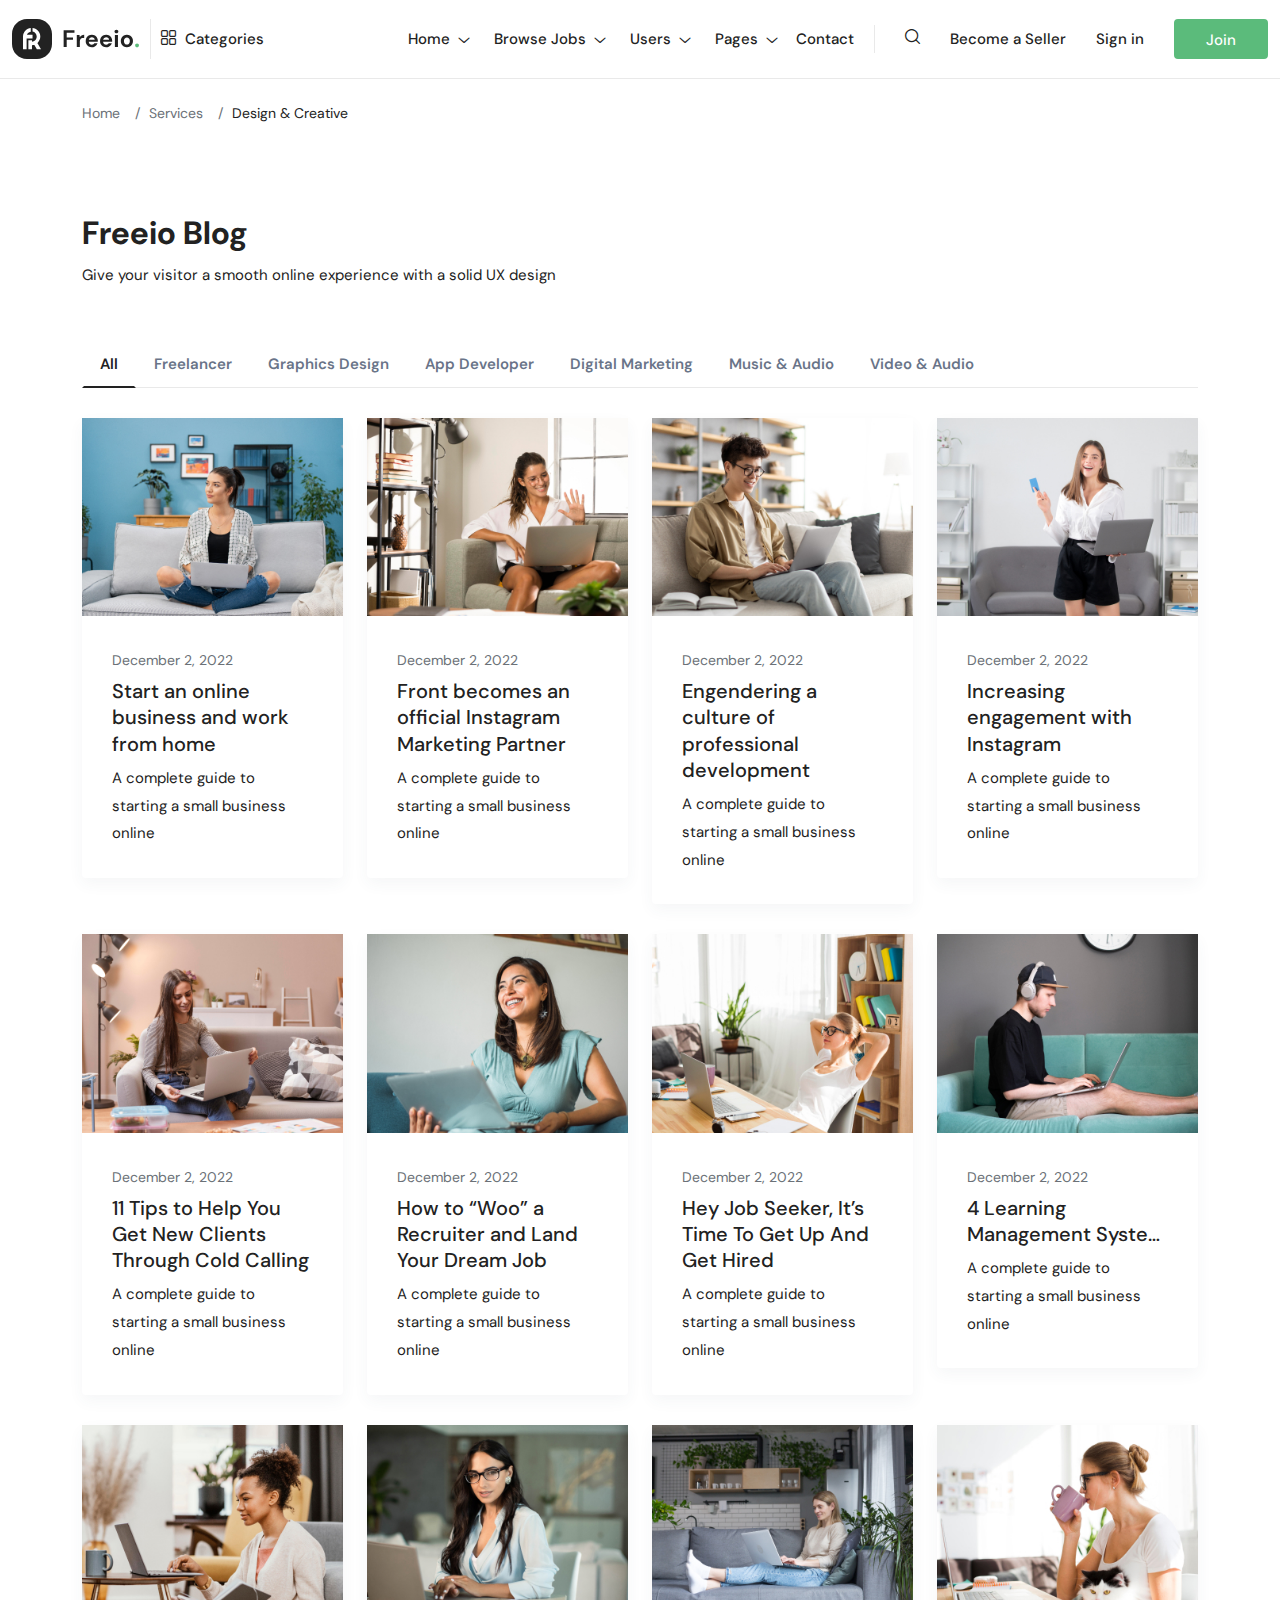
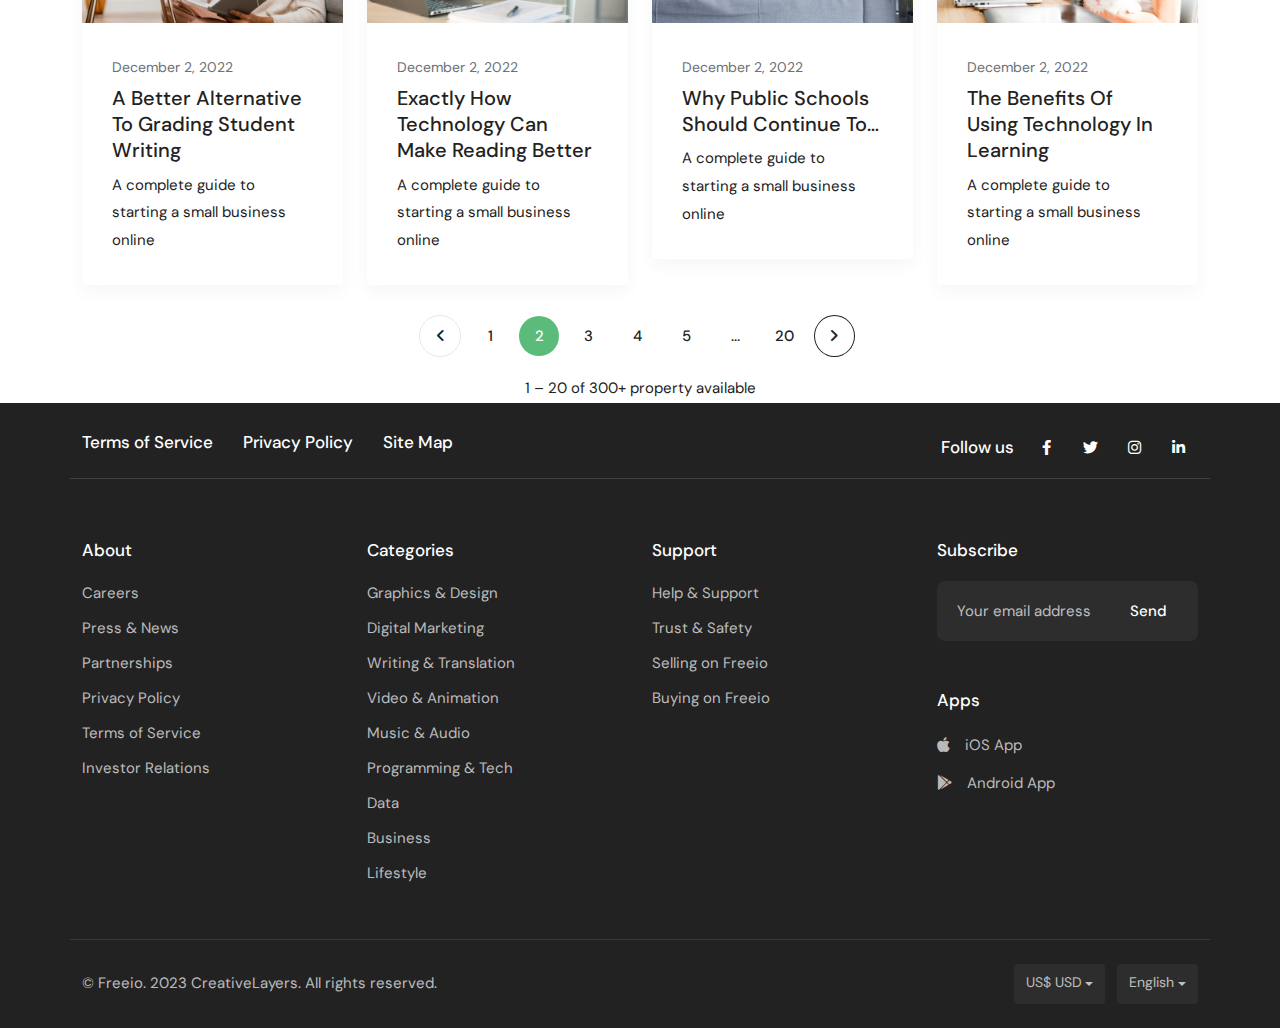
<file: page-blog-v1.html>
<!DOCTYPE html>
<html dir="ltr" lang="en">

<!-- Mirrored from creativelayers.net/themes/freeio-html/page-blog-v1.html by HTTrack Website Copier/3.x [XR&CO'2014], Thu, 28 Sep 2023 16:24:52 GMT -->
<head>
<meta charset="utf-8">
<meta http-equiv="X-UA-Compatible" content="IE=edge">
<meta name="viewport" content="width=device-width, initial-scale=1">
<meta name="keywords" content="bidding, fiverr, freelance marketplace, freelancers, freelancing, gigs, hiring, job board, job portal, job posting, jobs marketplace, peopleperhour, proposals, sell services, upwork">
<meta name="description" content="Freeio - Freelance Marketplace HTML Template">
<meta name="CreativeLayers" content="ATFN">
<!-- css file -->
<link rel="stylesheet" href="css/bootstrap.min.css">
<link rel="stylesheet" href="css/ace-responsive-menu.css">
<link rel="stylesheet" href="css/menu.css">
<link rel="stylesheet" href="css/fontawesome.css">
<link rel="stylesheet" href="css/flaticon.css">
<link rel="stylesheet" href="css/bootstrap-select.min.css">
<link rel="stylesheet" href="css/ud-custom-spacing.css">
<link rel="stylesheet" href="css/style.css">
<link rel="stylesheet" href="css/animate.css">
<link rel="stylesheet" href="css/jquery-ui.min.css">
<!-- Responsive stylesheet -->
<link rel="stylesheet" href="css/responsive.css">
<!-- Title -->
<title>Freeio - Freelance Marketplace HTML Template</title>
<!-- Favicon -->
<link href="images/favicon.ico" sizes="128x128" rel="shortcut icon" type="image/x-icon" />
<link href="images/favicon.ico" sizes="128x128" rel="shortcut icon" />
<!-- Apple Touch Icon -->
<link href="images/apple-touch-icon-60x60.png" sizes="60x60" rel="apple-touch-icon">
<link href="images/apple-touch-icon-72x72.png" sizes="72x72" rel="apple-touch-icon">
<link href="images/apple-touch-icon-114x114.png" sizes="114x114" rel="apple-touch-icon">
<link href="images/apple-touch-icon-180x180.png" sizes="180x180" rel="apple-touch-icon">

<!-- HTML5 shim and Respond.js for IE8 support of HTML5 elements and media queries -->
<!-- WARNING: Respond.js doesn't work if you view the page via file:// -->
<!--[if lt IE 9]>
<script src="https://oss.maxcdn.com/html5shiv/3.7.3/html5shiv.min.js"></script>
<script src="https://oss.maxcdn.com/respond/1.4.2/respond.min.js"></script>
<![endif]-->
</head>
<body>
<div class="wrapper ovh">
  <div class="preloader"></div>
  
  <!-- Main Header Nav -->
  <header class="header-nav nav-innerpage-style main-menu">
    <!-- Ace Responsive Menu -->
    <nav class="posr"> 
      <div class="container-fluid posr menu_bdrt1">
        <div class="row align-items-center justify-content-between">
          <div class="col-auto pe-0">
            <div class="d-flex align-items-center">
              <a class="header-logo bdrr1 pr30 pr5-xl" href="index.html"><img src="images/header-logo-dark.svg" alt="Header Logo"></a>
              <div class="home1_style">
                <div id="mega-menu">
                  <a class="btn-mega fw500" href="#"><span class="pl30 pl10-xl pr5 fz15 vam flaticon-menu"></span> Categories</a>
                  <ul class="menu ps-0">
                    <li> <a class="dropdown" href="#"> <span class="menu-icn flaticon-developer"></span> <span class="menu-title">Development & IT</span> </a>
                      <div class="drop-menu d-flex justify-content-between">
                        <div class="one-third">
                          <div class="h6 cat-title">Web & App Design</div>
                          <ul class="ps-0 mb40">
                            <li><a href="#">Website Design</a></li>
                            <li><a href="#">App DesignUX Design</a></li>
                            <li><a href="#">Landing Page Design</a></li>
                            <li><a href="#">Icon Design</a></li>
                          </ul>
                          <div class="h6 cat-title">Marketing Design</div>
                          <ul class="ps-0 mb-0">
                            <li><a href="#">Social Media Design</a></li>
                            <li><a href="#">Email Design</a></li>
                            <li><a href="#">Web Banners</a></li>
                            <li><a href="#">Signage Design</a></li>
                          </ul>
                        </div>
                        <div class="one-third">
                          <div class="h6 cat-title">Art & Illustration</div>
                          <ul class="ps-0 mb40">
                            <li><a href="#">Illustration</a></li>
                            <li><a href="#">NFT Art</a></li>
                            <li><a href="#">Pattern Design</a></li>
                            <li><a href="#">Portraits & Caricatures</a></li>
                            <li><a href="#">Cartoons & Comics</a></li>
                            <li><a href="#">Tattoo Design</a></li>
                            <li><a href="#">Storyboards</a></li>
                          </ul>
                          <div class="h6 cat-title">Gaming</div>
                          <ul class="ps-0 mb-0">
                            <li><a href="#">Game Art</a></li>
                            <li><a href="#">Graphics for Streamers</a></li>
                            <li><a href="#">Twitch Store</a></li>
                          </ul>
                        </div>
                        <div class="one-third">
                          <div class="h6 cat-title">Visual Design</div>
                          <ul class="ps-0 mb40">
                            <li><a href="#">Image Editing</a></li>
                            <li><a href="#">Presentation Design</a></li>
                            <li><a href="#">Infographic Design</a></li>
                            <li><a href="#">Vector Tracing</a></li>
                            <li><a href="#">Resume Design</a></li>
                          </ul>
                          <div class="h6 cat-title">Print Design</div>
                          <ul class="ps-0 mb-0">
                            <li><a href="#">T-Shirts & Merchandise</a></li>
                            <li><a href="#">Flyer Design</a></li>
                            <li><a href="#">Brochure Design</a></li>
                            <li><a href="#">Poster Design</a></li>
                            <li><a href="#">Catalog Design</a></li>
                          </ul>
                        </div>
                      </div>
                    </li>
                    <li> <a class="dropdown" href="#"> <span class="menu-icn flaticon-web-design-1"></span> <span class="menu-title">Design & Creative</span> </a>
                      <div class="drop-menu d-flex justify-content-between">
                        <div class="one-third">
                          <div class="h6 cat-title">Web & App Design</div>
                          <ul class="ps-0 mb40">
                            <li><a href="#">Website Design</a></li>
                            <li><a href="#">App DesignUX Design</a></li>
                            <li><a href="#">Landing Page Design</a></li>
                            <li><a href="#">Icon Design</a></li>
                          </ul>
                          <div class="h6 cat-title">Marketing Design</div>
                          <ul class="ps-0 mb-0">
                            <li><a href="#">Social Media Design</a></li>
                            <li><a href="#">Email Design</a></li>
                            <li><a href="#">Web Banners</a></li>
                            <li><a href="#">Signage Design</a></li>
                          </ul>
                        </div>
                        <div class="one-third">
                          <div class="h6 cat-title">Art & Illustration</div>
                          <ul class="ps-0 mb40">
                            <li><a href="#">Illustration</a></li>
                            <li><a href="#">NFT Art</a></li>
                            <li><a href="#">Pattern Design</a></li>
                            <li><a href="#">Portraits & Caricatures</a></li>
                            <li><a href="#">Cartoons & Comics</a></li>
                            <li><a href="#">Tattoo Design</a></li>
                            <li><a href="#">Storyboards</a></li>
                          </ul>
                          <div class="h6 cat-title">Gaming</div>
                          <ul class="ps-0 mb-0">
                            <li><a href="#">Game Art</a></li>
                            <li><a href="#">Graphics for Streamers</a></li>
                            <li><a href="#">Twitch Store</a></li>
                          </ul>
                        </div>
                        <div class="one-third">
                          <div class="h6 cat-title">Visual Design</div>
                          <ul class="ps-0 mb40">
                            <li><a href="#">Image Editing</a></li>
                            <li><a href="#">Presentation Design</a></li>
                            <li><a href="#">Infographic Design</a></li>
                            <li><a href="#">Vector Tracing</a></li>
                            <li><a href="#">Resume Design</a></li>
                          </ul>
                          <div class="h6 cat-title">Print Design</div>
                          <ul class="ps-0 mb-0">
                            <li><a href="#">T-Shirts & Merchandise</a></li>
                            <li><a href="#">Flyer Design</a></li>
                            <li><a href="#">Brochure Design</a></li>
                            <li><a href="#">Poster Design</a></li>
                            <li><a href="#">Catalog Design</a></li>
                          </ul>
                        </div>
                      </div>
                    </li>
                    <li> <a class="dropdown" href="#"> <span class="menu-icn flaticon-digital-marketing"></span> <span class="menu-title">Digital Marketing</span> </a>
                      <div class="drop-menu d-flex justify-content-between">
                        <div class="one-third">
                          <div class="h6 cat-title">Web & App Design</div>
                          <ul class="ps-0 mb40">
                            <li><a href="#">Website Design</a></li>
                            <li><a href="#">App DesignUX Design</a></li>
                            <li><a href="#">Landing Page Design</a></li>
                            <li><a href="#">Icon Design</a></li>
                          </ul>
                          <div class="h6 cat-title">Marketing Design</div>
                          <ul class="ps-0 mb-0">
                            <li><a href="#">Social Media Design</a></li>
                            <li><a href="#">Email Design</a></li>
                            <li><a href="#">Web Banners</a></li>
                            <li><a href="#">Signage Design</a></li>
                          </ul>
                        </div>
                        <div class="one-third">
                          <div class="h6 cat-title">Art & Illustration</div>
                          <ul class="ps-0 mb40">
                            <li><a href="#">Illustration</a></li>
                            <li><a href="#">NFT Art</a></li>
                            <li><a href="#">Pattern Design</a></li>
                            <li><a href="#">Portraits & Caricatures</a></li>
                            <li><a href="#">Cartoons & Comics</a></li>
                            <li><a href="#">Tattoo Design</a></li>
                            <li><a href="#">Storyboards</a></li>
                          </ul>
                          <div class="h6 cat-title">Gaming</div>
                          <ul class="ps-0 mb-0">
                            <li><a href="#">Game Art</a></li>
                            <li><a href="#">Graphics for Streamers</a></li>
                            <li><a href="#">Twitch Store</a></li>
                          </ul>
                        </div>
                        <div class="one-third">
                          <div class="h6 cat-title">Visual Design</div>
                          <ul class="ps-0 mb40">
                            <li><a href="#">Image Editing</a></li>
                            <li><a href="#">Presentation Design</a></li>
                            <li><a href="#">Infographic Design</a></li>
                            <li><a href="#">Vector Tracing</a></li>
                            <li><a href="#">Resume Design</a></li>
                          </ul>
                          <div class="h6 cat-title">Print Design</div>
                          <ul class="ps-0 mb-0">
                            <li><a href="#">T-Shirts & Merchandise</a></li>
                            <li><a href="#">Flyer Design</a></li>
                            <li><a href="#">Brochure Design</a></li>
                            <li><a href="#">Poster Design</a></li>
                            <li><a href="#">Catalog Design</a></li>
                          </ul>
                        </div>
                      </div>
                    </li>
                    <li> <a class="dropdown" href="#"> <span class="menu-icn flaticon-translator"></span> <span class="menu-title">Writing & Translation</span> </a>
                      <div class="drop-menu d-flex justify-content-between">
                        <div class="one-third">
                          <div class="h6 cat-title">Web & App Design</div>
                          <ul class="ps-0 mb40">
                            <li><a href="#">Website Design</a></li>
                            <li><a href="#">App DesignUX Design</a></li>
                            <li><a href="#">Landing Page Design</a></li>
                            <li><a href="#">Icon Design</a></li>
                          </ul>
                          <div class="h6 cat-title">Marketing Design</div>
                          <ul class="ps-0 mb-0">
                            <li><a href="#">Social Media Design</a></li>
                            <li><a href="#">Email Design</a></li>
                            <li><a href="#">Web Banners</a></li>
                            <li><a href="#">Signage Design</a></li>
                          </ul>
                        </div>
                        <div class="one-third">
                          <div class="h6 cat-title">Art & Illustration</div>
                          <ul class="ps-0 mb40">
                            <li><a href="#">Illustration</a></li>
                            <li><a href="#">NFT Art</a></li>
                            <li><a href="#">Pattern Design</a></li>
                            <li><a href="#">Portraits & Caricatures</a></li>
                            <li><a href="#">Cartoons & Comics</a></li>
                            <li><a href="#">Tattoo Design</a></li>
                            <li><a href="#">Storyboards</a></li>
                          </ul>
                          <div class="h6 cat-title">Gaming</div>
                          <ul class="ps-0 mb-0">
                            <li><a href="#">Game Art</a></li>
                            <li><a href="#">Graphics for Streamers</a></li>
                            <li><a href="#">Twitch Store</a></li>
                          </ul>
                        </div>
                        <div class="one-third">
                          <div class="h6 cat-title">Visual Design</div>
                          <ul class="ps-0 mb40">
                            <li><a href="#">Image Editing</a></li>
                            <li><a href="#">Presentation Design</a></li>
                            <li><a href="#">Infographic Design</a></li>
                            <li><a href="#">Vector Tracing</a></li>
                            <li><a href="#">Resume Design</a></li>
                          </ul>
                          <div class="h6 cat-title">Print Design</div>
                          <ul class="ps-0 mb-0">
                            <li><a href="#">T-Shirts & Merchandise</a></li>
                            <li><a href="#">Flyer Design</a></li>
                            <li><a href="#">Brochure Design</a></li>
                            <li><a href="#">Poster Design</a></li>
                            <li><a href="#">Catalog Design</a></li>
                          </ul>
                        </div>
                      </div>
                    </li>
                    <li> <a class="dropdown" href="#"> <span class="menu-icn flaticon-microphone"></span> <span class="menu-title">Music & Audio</span> </a>
                      <div class="drop-menu d-flex justify-content-between">
                        <div class="one-third">
                          <div class="h6 cat-title">Web & App Design</div>
                          <ul class="ps-0 mb40">
                            <li><a href="#">Website Design</a></li>
                            <li><a href="#">App DesignUX Design</a></li>
                            <li><a href="#">Landing Page Design</a></li>
                            <li><a href="#">Icon Design</a></li>
                          </ul>
                          <div class="h6 cat-title">Marketing Design</div>
                          <ul class="ps-0 mb-0">
                            <li><a href="#">Social Media Design</a></li>
                            <li><a href="#">Email Design</a></li>
                            <li><a href="#">Web Banners</a></li>
                            <li><a href="#">Signage Design</a></li>
                          </ul>
                        </div>
                        <div class="one-third">
                          <div class="h6 cat-title">Art & Illustration</div>
                          <ul class="ps-0 mb40">
                            <li><a href="#">Illustration</a></li>
                            <li><a href="#">NFT Art</a></li>
                            <li><a href="#">Pattern Design</a></li>
                            <li><a href="#">Portraits & Caricatures</a></li>
                            <li><a href="#">Cartoons & Comics</a></li>
                            <li><a href="#">Tattoo Design</a></li>
                            <li><a href="#">Storyboards</a></li>
                          </ul>
                          <div class="h6 cat-title">Gaming</div>
                          <ul class="ps-0 mb-0">
                            <li><a href="#">Game Art</a></li>
                            <li><a href="#">Graphics for Streamers</a></li>
                            <li><a href="#">Twitch Store</a></li>
                          </ul>
                        </div>
                        <div class="one-third">
                          <div class="h6 cat-title">Visual Design</div>
                          <ul class="ps-0 mb40">
                            <li><a href="#">Image Editing</a></li>
                            <li><a href="#">Presentation Design</a></li>
                            <li><a href="#">Infographic Design</a></li>
                            <li><a href="#">Vector Tracing</a></li>
                            <li><a href="#">Resume Design</a></li>
                          </ul>
                          <div class="h6 cat-title">Print Design</div>
                          <ul class="ps-0 mb-0">
                            <li><a href="#">T-Shirts & Merchandise</a></li>
                            <li><a href="#">Flyer Design</a></li>
                            <li><a href="#">Brochure Design</a></li>
                            <li><a href="#">Poster Design</a></li>
                            <li><a href="#">Catalog Design</a></li>
                          </ul>
                        </div>
                      </div>
                    </li>
                    <li> <a class="dropdown" href="#"> <span class="menu-icn flaticon-video-file"></span> <span class="menu-title">Video & Animation</span> </a>
                      <div class="drop-menu d-flex justify-content-between">
                        <div class="one-third">
                          <div class="h6 cat-title">Web & App Design</div>
                          <ul class="ps-0 mb40">
                            <li><a href="#">Website Design</a></li>
                            <li><a href="#">App DesignUX Design</a></li>
                            <li><a href="#">Landing Page Design</a></li>
                            <li><a href="#">Icon Design</a></li>
                          </ul>
                          <div class="h6 cat-title">Marketing Design</div>
                          <ul class="ps-0 mb-0">
                            <li><a href="#">Social Media Design</a></li>
                            <li><a href="#">Email Design</a></li>
                            <li><a href="#">Web Banners</a></li>
                            <li><a href="#">Signage Design</a></li>
                          </ul>
                        </div>
                        <div class="one-third">
                          <div class="h6 cat-title">Art & Illustration</div>
                          <ul class="ps-0 mb40">
                            <li><a href="#">Illustration</a></li>
                            <li><a href="#">NFT Art</a></li>
                            <li><a href="#">Pattern Design</a></li>
                            <li><a href="#">Portraits & Caricatures</a></li>
                            <li><a href="#">Cartoons & Comics</a></li>
                            <li><a href="#">Tattoo Design</a></li>
                            <li><a href="#">Storyboards</a></li>
                          </ul>
                          <div class="h6 cat-title">Gaming</div>
                          <ul class="ps-0 mb-0">
                            <li><a href="#">Game Art</a></li>
                            <li><a href="#">Graphics for Streamers</a></li>
                            <li><a href="#">Twitch Store</a></li>
                          </ul>
                        </div>
                        <div class="one-third">
                          <div class="h6 cat-title">Visual Design</div>
                          <ul class="ps-0 mb40">
                            <li><a href="#">Image Editing</a></li>
                            <li><a href="#">Presentation Design</a></li>
                            <li><a href="#">Infographic Design</a></li>
                            <li><a href="#">Vector Tracing</a></li>
                            <li><a href="#">Resume Design</a></li>
                          </ul>
                          <div class="h6 cat-title">Print Design</div>
                          <ul class="ps-0 mb-0">
                            <li><a href="#">T-Shirts & Merchandise</a></li>
                            <li><a href="#">Flyer Design</a></li>
                            <li><a href="#">Brochure Design</a></li>
                            <li><a href="#">Poster Design</a></li>
                            <li><a href="#">Catalog Design</a></li>
                          </ul>
                        </div>
                      </div>
                    </li>
                    <li> <a class="dropdown" href="#"> <span class="menu-icn flaticon-ruler"></span> <span class="menu-title">Engineering & Architecture</span> </a>
                      <div class="drop-menu d-flex justify-content-between">
                        <div class="one-third">
                          <div class="h6 cat-title">Web & App Design</div>
                          <ul class="ps-0 mb40">
                            <li><a href="#">Website Design</a></li>
                            <li><a href="#">App DesignUX Design</a></li>
                            <li><a href="#">Landing Page Design</a></li>
                            <li><a href="#">Icon Design</a></li>
                          </ul>
                          <div class="h6 cat-title">Marketing Design</div>
                          <ul class="ps-0 mb-0">
                            <li><a href="#">Social Media Design</a></li>
                            <li><a href="#">Email Design</a></li>
                            <li><a href="#">Web Banners</a></li>
                            <li><a href="#">Signage Design</a></li>
                          </ul>
                        </div>
                        <div class="one-third">
                          <div class="h6 cat-title">Art & Illustration</div>
                          <ul class="ps-0 mb40">
                            <li><a href="#">Illustration</a></li>
                            <li><a href="#">NFT Art</a></li>
                            <li><a href="#">Pattern Design</a></li>
                            <li><a href="#">Portraits & Caricatures</a></li>
                            <li><a href="#">Cartoons & Comics</a></li>
                            <li><a href="#">Tattoo Design</a></li>
                            <li><a href="#">Storyboards</a></li>
                          </ul>
                          <div class="h6 cat-title">Gaming</div>
                          <ul class="ps-0 mb-0">
                            <li><a href="#">Game Art</a></li>
                            <li><a href="#">Graphics for Streamers</a></li>
                            <li><a href="#">Twitch Store</a></li>
                          </ul>
                        </div>
                        <div class="one-third">
                          <div class="h6 cat-title">Visual Design</div>
                          <ul class="ps-0 mb40">
                            <li><a href="#">Image Editing</a></li>
                            <li><a href="#">Presentation Design</a></li>
                            <li><a href="#">Infographic Design</a></li>
                            <li><a href="#">Vector Tracing</a></li>
                            <li><a href="#">Resume Design</a></li>
                          </ul>
                          <div class="h6 cat-title">Print Design</div>
                          <ul class="ps-0 mb-0">
                            <li><a href="#">T-Shirts & Merchandise</a></li>
                            <li><a href="#">Flyer Design</a></li>
                            <li><a href="#">Brochure Design</a></li>
                            <li><a href="#">Poster Design</a></li>
                            <li><a href="#">Catalog Design</a></li>
                          </ul>
                        </div>
                      </div>
                    </li>
                    <li> <a class="dropdown" href="#"> <span class="menu-icn flaticon-goal"></span> <span class="menu-title">Finance & Accounting</span> </a>
                      <div class="drop-menu d-flex justify-content-between">
                        <div class="one-third">
                          <div class="h6 cat-title">Web & App Design</div>
                          <ul class="ps-0 mb40">
                            <li><a href="#">Website Design</a></li>
                            <li><a href="#">App DesignUX Design</a></li>
                            <li><a href="#">Landing Page Design</a></li>
                            <li><a href="#">Icon Design</a></li>
                          </ul>
                          <div class="h6 cat-title">Marketing Design</div>
                          <ul class="ps-0 mb-0">
                            <li><a href="#">Social Media Design</a></li>
                            <li><a href="#">Email Design</a></li>
                            <li><a href="#">Web Banners</a></li>
                            <li><a href="#">Signage Design</a></li>
                          </ul>
                        </div>
                        <div class="one-third">
                          <div class="h6 cat-title">Art & Illustration</div>
                          <ul class="ps-0 mb40">
                            <li><a href="#">Illustration</a></li>
                            <li><a href="#">NFT Art</a></li>
                            <li><a href="#">Pattern Design</a></li>
                            <li><a href="#">Portraits & Caricatures</a></li>
                            <li><a href="#">Cartoons & Comics</a></li>
                            <li><a href="#">Tattoo Design</a></li>
                            <li><a href="#">Storyboards</a></li>
                          </ul>
                          <div class="h6 cat-title">Gaming</div>
                          <ul class="ps-0 mb-0">
                            <li><a href="#">Game Art</a></li>
                            <li><a href="#">Graphics for Streamers</a></li>
                            <li><a href="#">Twitch Store</a></li>
                          </ul>
                        </div>
                        <div class="one-third">
                          <div class="h6 cat-title">Visual Design</div>
                          <ul class="ps-0 mb40">
                            <li><a href="#">Image Editing</a></li>
                            <li><a href="#">Presentation Design</a></li>
                            <li><a href="#">Infographic Design</a></li>
                            <li><a href="#">Vector Tracing</a></li>
                            <li><a href="#">Resume Design</a></li>
                          </ul>
                          <div class="h6 cat-title">Print Design</div>
                          <ul class="ps-0 mb-0">
                            <li><a href="#">T-Shirts & Merchandise</a></li>
                            <li><a href="#">Flyer Design</a></li>
                            <li><a href="#">Brochure Design</a></li>
                            <li><a href="#">Poster Design</a></li>
                            <li><a href="#">Catalog Design</a></li>
                          </ul>
                        </div>
                      </div>
                    </li>
                  </ul>
                </div>
              </div>
            </div>
          </div>
          <div class="col-auto">
            <div class="d-flex align-items-center">
              <!-- Responsive Menu Structure-->
              <ul id="respMenu" class="ace-responsive-menu" data-menu-style="horizontal">
                <li class="visible_list"> <a class="list-item" href="#"><span class="title">Home</span></a>
                  <!-- Level Two-->
                  <ul>
                    <li><a href="index.html">Home V1</a></li>
                    <li><a href="index2.html">Home V2</a></li>
                    <li><a href="index3.html">Home V3</a></li>
                    <li><a href="index4.html">Home V4</a></li>
                    <li><a href="index5.html">Home V5</a></li>
                    <li><a href="index6.html">Home V6</a></li>
                    <li><a href="index7.html">Home V7</a></li>
                    <li><a href="index8.html">Home V8</a></li>
                    <li><a href="index9.html">Home V9</a></li>
                    <li><a href="index10.html">Home V10</a></li>
                  </ul>
                </li>
                <li class="visible_list"> <a class="list-item" href="#"><span class="title">Browse Jobs</span></a>
                  <ul >
                    <li> <a href="#"><span class="title">Services</span></a>
                      <ul>
                        <li><a href="page-service-v1.html">Service v1</a></li>
                        <li><a href="page-service-v2.html">Service v2</a></li>
                        <li><a href="page-service-v3.html">Service v3</a></li>
                        <li><a href="page-service-v4.html">Service v4</a></li>
                        <li><a href="page-service-v5.html">Service v5</a></li>
                        <li><a href="page-service-v6.html">Service v6</a></li>
                        <li><a href="page-service-v7.html">Service v7</a></li>
                        <li><a href="page-service-all.html">Service All</a></li>
                        <li><a href="page-service-single.html">Service Single</a></li>
                      </ul>
                    </li>
                    <li> <a href="#"><span class="title">Projects</span></a>
                      <ul>
                        <li><a href="page-project-v1.html">Project v1</a></li>
                        <li><a href="page-project-single.html">Project Single</a></li>
                      </ul>
                    </li>
                    <li> <a href="#"><span class="title">Job View</span></a>
                      <ul>
                        <li><a href="page-job-list-v1.html">Job list v1</a></li>
                        <li><a href="page-job-list-v2.html">Job list v2</a></li>
                        <li><a href="page-job-list-v3.html">Job list V3</a></li>
                        <li><a href="page-job-list-single.html">Job Single</a></li>
                      </ul>
                    </li>
                  </ul>
                </li>
                <li class="visible_list"> <a class="list-item" href="#"><span class="title">Users</span></a>
                  <ul>
                    <li> <a href="#"><span class="title">Dashboard</span></a>
                      <ul>
                        <li><a href="page-dashboard.html">Dashboard</a></li>
                        <li><a href="page-dashboard-proposal.html">Proposal</a></li>
                        <li><a href="page-dashboard-save.html">Saved</a></li>
                        <li><a href="page-dashboard-message.html">Message</a></li>
                        <li><a href="page-dashboard-reviews.html">Reviews</a></li>
                        <li><a href="page-dashboard-invoice.html">Invoice</a></li>
                        <li><a href="page-dashboard-payouts.html">Payouts</a></li>
                        <li><a href="page-dashboard-statement.html">Statement</a></li>
                        <li><a href="page-dashboard-manage-service.html">Manage Service</a></li>
                        <li><a href="page-dashboard-add-service.html">Add Services</a></li>
                        <li><a href="page-dashboard-manage-jobs.html">Manage Jobs</a></li>
                        <li><a href="page-dashboard-manage-project.html">Manage Project</a></li>
                        <li><a href="page-dashboard-create-project.html">Create Project</a></li>
                        <li><a href="page-dashboard-profile.html">My Profile</a></li>
                      </ul>
                    </li>
                    <li> <a href="#"><span class="title">Employee</span></a>
                      <ul>
                        <li><a href="page-employee-v1.html">Employee V1</a></li>
                        <li><a href="page-employee-v2.html">Employee V2</a></li>
                        <li><a href="page-employee-single.html">Employee Single</a></li>
                      </ul>
                    </li>
                    <li> <a href="#"><span class="title">Freelancer</span></a>
                      <ul>
                        <li><a href="page-freelancer-v1.html">Freelancer V1</a></li>
                        <li><a href="page-freelancer-v2.html">Freelancer V2</a></li>
                        <li><a href="page-freelancer-v3.html">Freelancer V3</a></li>
                        <li><a href="page-freelancer-single.html">Freelancer Single</a></li>
                      </ul>
                    </li>
                    <li> <a href="page-become-seller.html"><span class="title">Become Seller</span></a></li>
                  </ul>
                </li>
                <li class="visible_list"> <a class="list-item" href="#"><span class="title">Pages</span></a>
                  <ul>
                    <li> <a href="#"><span class="title">About</span></a>
                      <ul>
                        <li><a href="page-about.html">About v1</a></li>
                        <li><a href="page-about-v2.html">About v2</a></li>
                      </ul>
                    </li>
                    <li> <a href="#"><span class="title">Blog</span></a>
                      <ul>
                        <li><a href="page-blog-v1.html">List V1</a></li>
                        <li><a href="page-blog-v2.html">List V2</a></li>
                        <li><a href="page-blog-v3.html">List V3</a></li>
                        <li><a href="page-blog-single.html">Single</a></li>
                      </ul>
                    </li>
                    <li> <a href="#"><span class="title">Shop</span></a>
                      <ul>
                        <li><a href="page-shop.html">List</a></li>
                        <li><a href="page-shop-single.html">Single</a></li>
                        <li><a href="page-shop-cart.html">Cart</a></li>
                        <li><a href="page-shop-checkout.html">Checkout</a></li>
                        <li><a href="page-shop-order.html">Order</a></li>
                      </ul>
                    </li>
                    <li><a href="page-contact.html">Contact</a></li>
                    <li><a href="page-error.html">404</a></li>
                    <li><a href="page-faq.html">Faq</a></li>
                    <li><a href="page-help.html">Help</a></li>
                    <li><a href="page-invoice.html">Invoices</a></li>
                    <li><a href="page-login.html">Login</a></li>
                    <li><a href="page-pricing.html">Pricing</a></li>
                    <li><a href="page-register.html">Register</a></li>
                    <li><a href="page-terms.html">Terms</a></li>
                    <li><a href="page-ui-element.html">UI Elements</a></li>
                  </ul>
                </li>
                <li> <a class="list-item" href="page-contact.html">Contact</a></li>
              </ul>
              <a class="login-info bdrl1 pl15-lg pl30" data-bs-toggle="modal" href="#exampleModalToggle" role="button"><span class="flaticon-loupe"></span></a>
              <a class="login-info mx15-lg mx30" href="page-become-seller.html"><span class="d-none d-xl-inline-block">Become a</span> Seller</a>
              <a class="login-info mr15-lg mr30" href="page-login.html">Sign in</a>
              <a class="ud-btn btn-thm add-joining" href="page-register.html">Join</a>
            </div>
          </div>
        </div>
      </div>
    </nav>
  </header>
  <!-- Search Modal -->
  <div class="search-modal">
    <div class="modal fade" id="exampleModalToggle" aria-hidden="true" aria-labelledby="exampleModalToggleLabel" tabindex="-1">
      <div class="modal-dialog modal-lg">
        <div class="modal-content">
          <div class="modal-header">
            <h5 class="modal-title" id="exampleModalToggleLabel"></h5>
            <button type="button" class="btn-close" data-bs-dismiss="modal" aria-label="Close"><i class="fal fa-xmark"></i></button>
          </div>
          <div class="modal-body">
            <div class="popup-search-field search_area">
              <input type="text" class="form-control border-0" placeholder="What service are you looking for today?">
              <label><span class="far fa-magnifying-glass"></span></label>
              <button class="ud-btn btn-thm" type="submit">Search</button>
            </div>
          </div>
        </div>
      </div>
    </div>
  </div>

  <div class="hiddenbar-body-ovelay"></div>

  <!-- Mobile Nav  -->
  <div id="page" class="mobilie_header_nav stylehome1">
    <div class="mobile-menu">
      <div class="header bdrb1">
        <div class="menu_and_widgets">
          <div class="mobile_menu_bar d-flex justify-content-between align-items-center">
            <a class="mobile_logo" href="#"><img src="images/header-logo-dark.svg" alt=""></a>
            <div class="right-side text-end">
              <a class="" href="page-login.html">join</a>
              <a class="menubar ml30" href="#menu"><img src="images/mobile-dark-nav-icon.svg" alt=""></a>
            </div>
          </div>
        </div>
        <div class="posr"><div class="mobile_menu_close_btn"><span class="far fa-times"></span></div></div>
      </div>
    </div>
    <!-- /.mobile-menu -->
    <nav id="menu" class="">
      <ul>
        <li><span>Home</span>
          <ul>
            <li><a href="index.html">Home V1</a></li>
            <li><a href="index2.html">Home V2</a></li>
            <li><a href="index3.html">Home V3</a></li>
            <li><a href="index4.html">Home V4</a></li>
            <li><a href="index5.html">Home V5</a></li>
            <li><a href="index6.html">Home V6</a></li>
            <li><a href="index7.html">Home V7</a></li>
            <li><a href="index8.html">Home V8</a></li>
            <li><a href="index9.html">Home V9</a></li>
            <li><a href="index10.html">Home V10</a></li>
          </ul>
        </li>
        <li><span>Browse Jobs</span>
          <ul>
            <li><span>Services</span>
              <ul>
                <li><a href="page-service-v1.html">Service v1</a></li>
                <li><a href="page-service-v2.html">Service v2</a></li>
                <li><a href="page-service-v3.html">Service v3</a></li>
                <li><a href="page-service-v4.html">Service v4</a></li>
                <li><a href="page-service-v5.html">Service v5</a></li>
                <li><a href="page-service-v6.html">Service v6</a></li>
                <li><a href="page-service-v7.html">Service v7</a></li>
                <li><a href="page-service-all.html">Service All</a></li>
                <li><a href="page-service-single.html">Service Single</a></li>
              </ul>
            </li>
            <li><span>Projects</span>
              <ul>
                <li><a href="page-project-v1.html">Project v1</a></li>
                <li><a href="page-project-single.html">Project Single</a></li>
              </ul>
            </li>
            <li><span>Job View</span>
              <ul>
                <li><a href="page-job-list-v1.html">Job list v1</a></li>
                <li><a href="page-job-list-v2.html">Job list v2</a></li>
                <li><a href="page-job-list-v3.html">Job list V3</a></li>
                <li><a href="page-job-list-single.html">Job Single</a></li>
              </ul>
            </li>
          </ul>
        </li>
        <li><span>Users</span>
          <ul>
            <li><span>Dashboard</span>
              <ul>
                <li><a href="page-dashboard.html">Dashboard</a></li>
                <li><a href="page-dashboard-proposal.html">Proposal</a></li>
                <li><a href="page-dashboard-save.html">Saved</a></li>
                <li><a href="page-dashboard-message.html">Message</a></li>
                <li><a href="page-dashboard-reviews.html">Reviews</a></li>
                <li><a href="page-dashboard-invoice.html">Invoice</a></li>
                <li><a href="page-dashboard-payouts.html">Payouts</a></li>
                <li><a href="page-dashboard-statement.html">Statement</a></li>
                <li><a href="page-dashboard-manage-service.html">Manage Service</a></li>
                <li><a href="page-dashboard-add-service.html">Add Services</a></li>
                <li><a href="page-dashboard-manage-jobs.html">Manage Jobs</a></li>
                <li><a href="page-dashboard-manage-project.html">Manage Project</a></li>
                <li><a href="page-dashboard-create-project.html">Create Project</a></li>
                <li><a href="page-dashboard-profile.html">My Profile</a></li>
              </ul>
            </li>
            <li><span>Employee</span>
              <ul>
                <li><a href="page-employee-v1.html">Employee V1</a></li>
                <li><a href="page-employee-v2.html">Employee V2</a></li>
                <li><a href="page-employee-single.html">Employee Single</a></li>
              </ul>
            </li>
            <li><span>Freelancer</span>
              <ul>
                <li><a href="page-freelancer-v1.html">Freelancer V1</a></li>
                <li><a href="page-freelancer-v2.html">Freelancer V2</a></li>
                <li><a href="page-freelancer-v3.html">Freelancer V3</a></li>
                <li><a href="page-freelancer-single.html">Freelancer Single</a></li>
              </ul>
            </li>
            <li><a href="page-become-seller.html">Become Seller</a></li>
          </ul>
        </li>
        <li><span>Pages</span>
          <ul>
            <li><span>About</span>
              <ul>
                <li><a href="page-about.html">About v1</a></li>
                <li><a href="page-about-v2.html">About v2</a></li>
              </ul>
            </li>
            <li><span>Shop</span>
              <ul>
                <li><a href="page-shop.html">List</a></li>
                <li><a href="page-shop-single.html">Single</a></li>
                <li><a href="page-shop-cart.html">Cart</a></li>
                <li><a href="page-shop-checkout.html">Checkout</a></li>
                <li><a href="page-shop-order.html">Order</a></li>
              </ul>
            </li>
            <li><a href="page-contact.html">Contact</a></li>
            <li><a href="page-error.html">404</a></li>
            <li><a href="page-faq.html">Faq</a></li>
            <li><a href="page-help.html">Help</a></li>
            <li><a href="page-invoice.html">Invoices</a></li>
            <li><a href="page-login.html">Login</a></li>
            <li><a href="page-pricing.html">Pricing</a></li>
            <li><a href="page-register.html">Register</a></li>
            <li><a href="page-terms.html">Terms</a></li>
            <li><a href="page-ui-element.html">UI Elements</a></li>
          </ul>
        </li>
        <li><span>Blog</span>
          <ul>
            <li><a href="page-blog-v1.html">List V1</a></li>
            <li><a href="page-blog-v2.html">List V2</a></li>
            <li><a href="page-blog-v3.html">List V3</a></li>
            <li><a href="page-blog-single.html">Single</a></li>
          </ul>
        </li>
        <!-- Only for Mobile View -->
      </ul>
    </nav>
  </div>

  <div class="body_content">
    <!-- Blog Section -->
    <section class="breadcumb-section">
      <div class="container">
        <div class="row">
          <div class="col-lg-12">
            <div class="breadcumb-style1">
              <div class="breadcumb-list">
                <a href="#">Home</a>
                <a href="#">Services</a>
                <a href="#">Design & Creative</a>
              </div>
            </div>
          </div>
        </div>
      </div>
    </section>
    <section class="pt40 pb0">
      <div class="container">
        <div class="row">
          <div class="col-lg-12">
            <div class="main-title mb50">
              <h2 class="title">Freeio Blog</h2>
              <p class="text mb-0">Give your visitor a smooth online experience with a solid UX design</p>
            </div>
          </div>
        </div>
      </div>
    </section>

    <!-- Blog Section Area -->
    <section class="our-blog pt-0">
      <div class="container">
        <div class="row wow fadeInUp" data-wow-delay="300ms">
          <div class="col-xl-12">
            <div class="navtab-style1 blog-page-style">
              <nav>
                <div class="nav nav-tabs mb30" id="nav-tab2" role="tablist">
                  <button class="nav-link active fw600" id="nav-item1-tab" data-bs-toggle="tab" data-bs-target="#nav-item1" type="button" role="tab" aria-controls="nav-item1" aria-selected="true">All</button>
                  <button class="nav-link fw600" id="nav-item2-tab" data-bs-toggle="tab" data-bs-target="#nav-item2" type="button" role="tab" aria-controls="nav-item2" aria-selected="false">Freelancer</button>
                  <button class="nav-link fw600" id="nav-item3-tab" data-bs-toggle="tab" data-bs-target="#nav-item3" type="button" role="tab" aria-controls="nav-item3" aria-selected="false">Graphics Design</button>
                  <button class="nav-link fw600" id="nav-item4-tab" data-bs-toggle="tab" data-bs-target="#nav-item4" type="button" role="tab" aria-controls="nav-item4" aria-selected="false">App Developer</button>
                  <button class="nav-link fw600" id="nav-item5-tab" data-bs-toggle="tab" data-bs-target="#nav-item5" type="button" role="tab" aria-controls="nav-item5" aria-selected="false">Digital Marketing</button>
                  <button class="nav-link fw600" id="nav-item6-tab" data-bs-toggle="tab" data-bs-target="#nav-item6" type="button" role="tab" aria-controls="nav-item6" aria-selected="false">Music & Audio</button>
                  <button class="nav-link fw600" id="nav-item7-tab" data-bs-toggle="tab" data-bs-target="#nav-item7" type="button" role="tab" aria-controls="nav-item7" aria-selected="false">Video & Audio</button>
                </div>
              </nav>
            </div>
            <div class="navtab-style1">
              <div class="tab-content" id="nav-tabContent">
                <div class="tab-pane fade show active fz15 text" id="nav-item1" role="tabpanel" aria-labelledby="nav-item1-tab">
                  <div class="row">
                    <div class="col-sm-6 col-xl-3">
                      <div class="blog-style1">
                        <div class="blog-img"><img class="w-100" src="images/blog/blog-1.jpg" alt=""></div>
                        <div class="blog-content">
                          <a class="date" href="#">December 2, 2022</a>
                          <h4 class="title mt-1"><a href="page-blog-single.html">Start an online business and work from home</a></h4>
                          <p class="text mb-0">A complete guide to starting a small business online</p>
                        </div>
                      </div>
                    </div>
                    <div class="col-sm-6 col-xl-3">
                      <div class="blog-style1">
                        <div class="blog-img"><img class="w-100" src="images/blog/blog-2.jpg" alt=""></div>
                        <div class="blog-content">
                          <a class="date" href="#">December 2, 2022</a>
                          <h4 class="title mt-1"><a href="page-blog-single.html">Front becomes an official Instagram Marketing Partner</a></h4>
                          <p class="text mb-0">A complete guide to starting a small business online</p>
                        </div>
                      </div>
                    </div>
                    <div class="col-sm-6 col-xl-3">
                      <div class="blog-style1">
                        <div class="blog-img"><img class="w-100" src="images/blog/blog-3.jpg" alt=""></div>
                        <div class="blog-content">
                          <a class="date" href="#">December 2, 2022</a>
                          <h4 class="title mt-1"><a href="page-blog-single.html">Engendering a culture of professional development</a></h4>
                          <p class="text mb-0">A complete guide to starting a small business online</p>
                        </div>
                      </div>
                    </div>
                    <div class="col-sm-6 col-xl-3">
                      <div class="blog-style1">
                        <div class="blog-img"><img class="w-100" src="images/blog/blog-4.jpg" alt=""></div>
                        <div class="blog-content">
                          <a class="date" href="#">December 2, 2022</a>
                          <h4 class="title mt-1"><a href="page-blog-single.html">Increasing engagement with Instagram</a></h4>
                          <p class="text mb-0">A complete guide to starting a small business online</p>
                        </div>
                      </div>
                    </div>
                    <div class="col-sm-6 col-xl-3">
                      <div class="blog-style1">
                        <div class="blog-img"><img class="w-100" src="images/blog/blog-5.jpg" alt=""></div>
                        <div class="blog-content">
                          <a class="date" href="#">December 2, 2022</a>
                          <h4 class="title mt-1"><a href="page-blog-single.html">11 Tips to Help You Get New Clients Through Cold Calling</a></h4>
                          <p class="text mb-0">A complete guide to starting a small business online</p>
                        </div>
                      </div>
                    </div>
                    <div class="col-sm-6 col-xl-3">
                      <div class="blog-style1">
                        <div class="blog-img"><img class="w-100" src="images/blog/blog-6.jpg" alt=""></div>
                        <div class="blog-content">
                          <a class="date" href="#">December 2, 2022</a>
                          <h4 class="title mt-1"><a href="page-blog-single.html">How to “Woo” a Recruiter and Land Your Dream Job</a></h4>
                          <p class="text mb-0">A complete guide to starting a small business online</p>
                        </div>
                      </div>
                    </div>
                    <div class="col-sm-6 col-xl-3">
                      <div class="blog-style1">
                        <div class="blog-img"><img class="w-100" src="images/blog/blog-7.jpg" alt=""></div>
                        <div class="blog-content">
                          <a class="date" href="#">December 2, 2022</a>
                          <h4 class="title mt-1"><a href="page-blog-single.html">Hey Job Seeker, It’s Time To Get Up And Get Hired</a></h4>
                          <p class="text mb-0">A complete guide to starting a small business online</p>
                        </div>
                      </div>
                    </div>
                    <div class="col-sm-6 col-xl-3">
                      <div class="blog-style1">
                        <div class="blog-img"><img class="w-100" src="images/blog/blog-8.jpg" alt=""></div>
                        <div class="blog-content">
                          <a class="date" href="#">December 2, 2022</a>
                          <h4 class="title mt-1 line-clamp2"><a href="page-blog-single.html">4 Learning Management System Design Tips For Better eLearning</a></h4>
                          <p class="text mb-0">A complete guide to starting a small business online</p>
                        </div>
                      </div>
                    </div>
                    <div class="col-sm-6 col-xl-3">
                      <div class="blog-style1">
                        <div class="blog-img"><img class="w-100" src="images/blog/blog-9.jpg" alt=""></div>
                        <div class="blog-content">
                          <a class="date" href="#">December 2, 2022</a>
                          <h4 class="title mt-1"><a href="page-blog-single.html">A Better Alternative To Grading Student Writing</a></h4>
                          <p class="text mb-0">A complete guide to starting a small business online</p>
                        </div>
                      </div>
                    </div>
                    <div class="col-sm-6 col-xl-3">
                      <div class="blog-style1">
                        <div class="blog-img"><img class="w-100" src="images/blog/blog-10.jpg" alt=""></div>
                        <div class="blog-content">
                          <a class="date" href="#">December 2, 2022</a>
                          <h4 class="title mt-1"><a href="page-blog-single.html">Exactly How Technology Can Make Reading Better</a></h4>
                          <p class="text mb-0">A complete guide to starting a small business online</p>
                        </div>
                      </div>
                    </div>
                    <div class="col-sm-6 col-xl-3">
                      <div class="blog-style1">
                        <div class="blog-img"><img class="w-100" src="images/blog/blog-11.jpg" alt=""></div>
                        <div class="blog-content">
                          <a class="date" href="#">December 2, 2022</a>
                          <h4 class="title mt-1 line-clamp2"><a href="page-blog-single.html">Why Public Schools Should Continue To Use Remote Learning</a></h4>
                          <p class="text mb-0">A complete guide to starting a small business online</p>
                        </div>
                      </div>
                    </div>
                    <div class="col-sm-6 col-xl-3">
                      <div class="blog-style1">
                        <div class="blog-img"><img class="w-100" src="images/blog/blog-12.jpg" alt=""></div>
                        <div class="blog-content">
                          <a class="date" href="#">December 2, 2022</a>
                          <h4 class="title mt-1"><a href="page-blog-single.html">The Benefits Of Using Technology In Learning</a></h4>
                          <p class="text mb-0">A complete guide to starting a small business online</p>
                        </div>
                      </div>
                    </div>
                  </div>
                </div>
                <div class="tab-pane fade fz15 text" id="nav-item2" role="tabpanel" aria-labelledby="nav-item2-tab">
                  <div class="row">
                    <div class="col-sm-6 col-xl-3">
                      <div class="blog-style1">
                        <div class="blog-img"><img class="w-100" src="images/blog/blog-1.jpg" alt=""></div>
                        <div class="blog-content">
                          <a class="date" href="#">December 2, 2022</a>
                          <h4 class="title mt-1"><a href="page-blog-single.html">Start an online business and work from home</a></h4>
                          <p class="text mb-0">A complete guide to starting a small business online</p>
                        </div>
                      </div>
                    </div>
                    <div class="col-sm-6 col-xl-3">
                      <div class="blog-style1">
                        <div class="blog-img"><img class="w-100" src="images/blog/blog-2.jpg" alt=""></div>
                        <div class="blog-content">
                          <a class="date" href="#">December 2, 2022</a>
                          <h4 class="title mt-1"><a href="page-blog-single.html">Front becomes an official Instagram Marketing Partner</a></h4>
                          <p class="text mb-0">A complete guide to starting a small business online</p>
                        </div>
                      </div>
                    </div>
                    <div class="col-sm-6 col-xl-3">
                      <div class="blog-style1">
                        <div class="blog-img"><img class="w-100" src="images/blog/blog-3.jpg" alt=""></div>
                        <div class="blog-content">
                          <a class="date" href="#">December 2, 2022</a>
                          <h4 class="title mt-1"><a href="page-blog-single.html">Engendering a culture of professional development</a></h4>
                          <p class="text mb-0">A complete guide to starting a small business online</p>
                        </div>
                      </div>
                    </div>
                    <div class="col-sm-6 col-xl-3">
                      <div class="blog-style1">
                        <div class="blog-img"><img class="w-100" src="images/blog/blog-4.jpg" alt=""></div>
                        <div class="blog-content">
                          <a class="date" href="#">December 2, 2022</a>
                          <h4 class="title mt-1"><a href="page-blog-single.html">Increasing engagement with Instagram</a></h4>
                          <p class="text mb-0">A complete guide to starting a small business online</p>
                        </div>
                      </div>
                    </div>
                    <div class="col-sm-6 col-xl-3">
                      <div class="blog-style1">
                        <div class="blog-img"><img class="w-100" src="images/blog/blog-5.jpg" alt=""></div>
                        <div class="blog-content">
                          <a class="date" href="#">December 2, 2022</a>
                          <h4 class="title mt-1"><a href="page-blog-single.html">11 Tips to Help You Get New Clients Through Cold Calling</a></h4>
                          <p class="text mb-0">A complete guide to starting a small business online</p>
                        </div>
                      </div>
                    </div>
                    <div class="col-sm-6 col-xl-3">
                      <div class="blog-style1">
                        <div class="blog-img"><img class="w-100" src="images/blog/blog-6.jpg" alt=""></div>
                        <div class="blog-content">
                          <a class="date" href="#">December 2, 2022</a>
                          <h4 class="title mt-1"><a href="page-blog-single.html">How to “Woo” a Recruiter and Land Your Dream Job</a></h4>
                          <p class="text mb-0">A complete guide to starting a small business online</p>
                        </div>
                      </div>
                    </div>
                    <div class="col-sm-6 col-xl-3">
                      <div class="blog-style1">
                        <div class="blog-img"><img class="w-100" src="images/blog/blog-7.jpg" alt=""></div>
                        <div class="blog-content">
                          <a class="date" href="#">December 2, 2022</a>
                          <h4 class="title mt-1"><a href="page-blog-single.html">Hey Job Seeker, It’s Time To Get Up And Get Hired</a></h4>
                          <p class="text mb-0">A complete guide to starting a small business online</p>
                        </div>
                      </div>
                    </div>
                    <div class="col-sm-6 col-xl-3">
                      <div class="blog-style1">
                        <div class="blog-img"><img class="w-100" src="images/blog/blog-8.jpg" alt=""></div>
                        <div class="blog-content">
                          <a class="date" href="#">December 2, 2022</a>
                          <h4 class="title mt-1 line-clamp2"><a href="page-blog-single.html">4 Learning Management System Design Tips For Better eLearning</a></h4>
                          <p class="text mb-0">A complete guide to starting a small business online</p>
                        </div>
                      </div>
                    </div>
                    <div class="col-sm-6 col-xl-3">
                      <div class="blog-style1">
                        <div class="blog-img"><img class="w-100" src="images/blog/blog-9.jpg" alt=""></div>
                        <div class="blog-content">
                          <a class="date" href="#">December 2, 2022</a>
                          <h4 class="title mt-1"><a href="page-blog-single.html">A Better Alternative To Grading Student Writing</a></h4>
                          <p class="text mb-0">A complete guide to starting a small business online</p>
                        </div>
                      </div>
                    </div>
                    <div class="col-sm-6 col-xl-3">
                      <div class="blog-style1">
                        <div class="blog-img"><img class="w-100" src="images/blog/blog-10.jpg" alt=""></div>
                        <div class="blog-content">
                          <a class="date" href="#">December 2, 2022</a>
                          <h4 class="title mt-1"><a href="page-blog-single.html">Exactly How Technology Can Make Reading Better</a></h4>
                          <p class="text mb-0">A complete guide to starting a small business online</p>
                        </div>
                      </div>
                    </div>
                    <div class="col-sm-6 col-xl-3">
                      <div class="blog-style1">
                        <div class="blog-img"><img class="w-100" src="images/blog/blog-11.jpg" alt=""></div>
                        <div class="blog-content">
                          <a class="date" href="#">December 2, 2022</a>
                          <h4 class="title mt-1 line-clamp2"><a href="page-blog-single.html">Why Public Schools Should Continue To Use Remote Learning</a></h4>
                          <p class="text mb-0">A complete guide to starting a small business online</p>
                        </div>
                      </div>
                    </div>
                    <div class="col-sm-6 col-xl-3">
                      <div class="blog-style1">
                        <div class="blog-img"><img class="w-100" src="images/blog/blog-12.jpg" alt=""></div>
                        <div class="blog-content">
                          <a class="date" href="#">December 2, 2022</a>
                          <h4 class="title mt-1"><a href="page-blog-single.html">The Benefits Of Using Technology In Learning</a></h4>
                          <p class="text mb-0">A complete guide to starting a small business online</p>
                        </div>
                      </div>
                    </div>
                  </div>
                </div>
                <div class="tab-pane fade fz15 text" id="nav-item3" role="tabpanel" aria-labelledby="nav-item3-tab">
                  <div class="row">
                    <div class="col-sm-6 col-xl-3">
                      <div class="blog-style1">
                        <div class="blog-img"><img class="w-100" src="images/blog/blog-1.jpg" alt=""></div>
                        <div class="blog-content">
                          <a class="date" href="#">December 2, 2022</a>
                          <h4 class="title mt-1"><a href="page-blog-single.html">Start an online business and work from home</a></h4>
                          <p class="text mb-0">A complete guide to starting a small business online</p>
                        </div>
                      </div>
                    </div>
                    <div class="col-sm-6 col-xl-3">
                      <div class="blog-style1">
                        <div class="blog-img"><img class="w-100" src="images/blog/blog-2.jpg" alt=""></div>
                        <div class="blog-content">
                          <a class="date" href="#">December 2, 2022</a>
                          <h4 class="title mt-1"><a href="page-blog-single.html">Front becomes an official Instagram Marketing Partner</a></h4>
                          <p class="text mb-0">A complete guide to starting a small business online</p>
                        </div>
                      </div>
                    </div>
                    <div class="col-sm-6 col-xl-3">
                      <div class="blog-style1">
                        <div class="blog-img"><img class="w-100" src="images/blog/blog-3.jpg" alt=""></div>
                        <div class="blog-content">
                          <a class="date" href="#">December 2, 2022</a>
                          <h4 class="title mt-1"><a href="page-blog-single.html">Engendering a culture of professional development</a></h4>
                          <p class="text mb-0">A complete guide to starting a small business online</p>
                        </div>
                      </div>
                    </div>
                    <div class="col-sm-6 col-xl-3">
                      <div class="blog-style1">
                        <div class="blog-img"><img class="w-100" src="images/blog/blog-4.jpg" alt=""></div>
                        <div class="blog-content">
                          <a class="date" href="#">December 2, 2022</a>
                          <h4 class="title mt-1"><a href="page-blog-single.html">Increasing engagement with Instagram</a></h4>
                          <p class="text mb-0">A complete guide to starting a small business online</p>
                        </div>
                      </div>
                    </div>
                    <div class="col-sm-6 col-xl-3">
                      <div class="blog-style1">
                        <div class="blog-img"><img class="w-100" src="images/blog/blog-5.jpg" alt=""></div>
                        <div class="blog-content">
                          <a class="date" href="#">December 2, 2022</a>
                          <h4 class="title mt-1"><a href="page-blog-single.html">11 Tips to Help You Get New Clients Through Cold Calling</a></h4>
                          <p class="text mb-0">A complete guide to starting a small business online</p>
                        </div>
                      </div>
                    </div>
                    <div class="col-sm-6 col-xl-3">
                      <div class="blog-style1">
                        <div class="blog-img"><img class="w-100" src="images/blog/blog-6.jpg" alt=""></div>
                        <div class="blog-content">
                          <a class="date" href="#">December 2, 2022</a>
                          <h4 class="title mt-1"><a href="page-blog-single.html">How to “Woo” a Recruiter and Land Your Dream Job</a></h4>
                          <p class="text mb-0">A complete guide to starting a small business online</p>
                        </div>
                      </div>
                    </div>
                    <div class="col-sm-6 col-xl-3">
                      <div class="blog-style1">
                        <div class="blog-img"><img class="w-100" src="images/blog/blog-7.jpg" alt=""></div>
                        <div class="blog-content">
                          <a class="date" href="#">December 2, 2022</a>
                          <h4 class="title mt-1"><a href="page-blog-single.html">Hey Job Seeker, It’s Time To Get Up And Get Hired</a></h4>
                          <p class="text mb-0">A complete guide to starting a small business online</p>
                        </div>
                      </div>
                    </div>
                    <div class="col-sm-6 col-xl-3">
                      <div class="blog-style1">
                        <div class="blog-img"><img class="w-100" src="images/blog/blog-8.jpg" alt=""></div>
                        <div class="blog-content">
                          <a class="date" href="#">December 2, 2022</a>
                          <h4 class="title mt-1 line-clamp2"><a href="page-blog-single.html">4 Learning Management System Design Tips For Better eLearning</a></h4>
                          <p class="text mb-0">A complete guide to starting a small business online</p>
                        </div>
                      </div>
                    </div>
                    <div class="col-sm-6 col-xl-3">
                      <div class="blog-style1">
                        <div class="blog-img"><img class="w-100" src="images/blog/blog-9.jpg" alt=""></div>
                        <div class="blog-content">
                          <a class="date" href="#">December 2, 2022</a>
                          <h4 class="title mt-1"><a href="page-blog-single.html">A Better Alternative To Grading Student Writing</a></h4>
                          <p class="text mb-0">A complete guide to starting a small business online</p>
                        </div>
                      </div>
                    </div>
                    <div class="col-sm-6 col-xl-3">
                      <div class="blog-style1">
                        <div class="blog-img"><img class="w-100" src="images/blog/blog-10.jpg" alt=""></div>
                        <div class="blog-content">
                          <a class="date" href="#">December 2, 2022</a>
                          <h4 class="title mt-1"><a href="page-blog-single.html">Exactly How Technology Can Make Reading Better</a></h4>
                          <p class="text mb-0">A complete guide to starting a small business online</p>
                        </div>
                      </div>
                    </div>
                    <div class="col-sm-6 col-xl-3">
                      <div class="blog-style1">
                        <div class="blog-img"><img class="w-100" src="images/blog/blog-11.jpg" alt=""></div>
                        <div class="blog-content">
                          <a class="date" href="#">December 2, 2022</a>
                          <h4 class="title mt-1 line-clamp2"><a href="page-blog-single.html">Why Public Schools Should Continue To Use Remote Learning</a></h4>
                          <p class="text mb-0">A complete guide to starting a small business online</p>
                        </div>
                      </div>
                    </div>
                    <div class="col-sm-6 col-xl-3">
                      <div class="blog-style1">
                        <div class="blog-img"><img class="w-100" src="images/blog/blog-12.jpg" alt=""></div>
                        <div class="blog-content">
                          <a class="date" href="#">December 2, 2022</a>
                          <h4 class="title mt-1"><a href="page-blog-single.html">The Benefits Of Using Technology In Learning</a></h4>
                          <p class="text mb-0">A complete guide to starting a small business online</p>
                        </div>
                      </div>
                    </div>
                  </div>
                </div>
                <div class="tab-pane fade fz15 text" id="nav-item4" role="tabpanel" aria-labelledby="nav-item4-tab">
                  <div class="row">
                    <div class="col-sm-6 col-xl-3">
                      <div class="blog-style1">
                        <div class="blog-img"><img class="w-100" src="images/blog/blog-1.jpg" alt=""></div>
                        <div class="blog-content">
                          <a class="date" href="#">December 2, 2022</a>
                          <h4 class="title mt-1"><a href="page-blog-single.html">Start an online business and work from home</a></h4>
                          <p class="text mb-0">A complete guide to starting a small business online</p>
                        </div>
                      </div>
                    </div>
                    <div class="col-sm-6 col-xl-3">
                      <div class="blog-style1">
                        <div class="blog-img"><img class="w-100" src="images/blog/blog-2.jpg" alt=""></div>
                        <div class="blog-content">
                          <a class="date" href="#">December 2, 2022</a>
                          <h4 class="title mt-1"><a href="page-blog-single.html">Front becomes an official Instagram Marketing Partner</a></h4>
                          <p class="text mb-0">A complete guide to starting a small business online</p>
                        </div>
                      </div>
                    </div>
                    <div class="col-sm-6 col-xl-3">
                      <div class="blog-style1">
                        <div class="blog-img"><img class="w-100" src="images/blog/blog-3.jpg" alt=""></div>
                        <div class="blog-content">
                          <a class="date" href="#">December 2, 2022</a>
                          <h4 class="title mt-1"><a href="page-blog-single.html">Engendering a culture of professional development</a></h4>
                          <p class="text mb-0">A complete guide to starting a small business online</p>
                        </div>
                      </div>
                    </div>
                    <div class="col-sm-6 col-xl-3">
                      <div class="blog-style1">
                        <div class="blog-img"><img class="w-100" src="images/blog/blog-4.jpg" alt=""></div>
                        <div class="blog-content">
                          <a class="date" href="#">December 2, 2022</a>
                          <h4 class="title mt-1"><a href="page-blog-single.html">Increasing engagement with Instagram</a></h4>
                          <p class="text mb-0">A complete guide to starting a small business online</p>
                        </div>
                      </div>
                    </div>
                    <div class="col-sm-6 col-xl-3">
                      <div class="blog-style1">
                        <div class="blog-img"><img class="w-100" src="images/blog/blog-5.jpg" alt=""></div>
                        <div class="blog-content">
                          <a class="date" href="#">December 2, 2022</a>
                          <h4 class="title mt-1"><a href="page-blog-single.html">11 Tips to Help You Get New Clients Through Cold Calling</a></h4>
                          <p class="text mb-0">A complete guide to starting a small business online</p>
                        </div>
                      </div>
                    </div>
                    <div class="col-sm-6 col-xl-3">
                      <div class="blog-style1">
                        <div class="blog-img"><img class="w-100" src="images/blog/blog-6.jpg" alt=""></div>
                        <div class="blog-content">
                          <a class="date" href="#">December 2, 2022</a>
                          <h4 class="title mt-1"><a href="page-blog-single.html">How to “Woo” a Recruiter and Land Your Dream Job</a></h4>
                          <p class="text mb-0">A complete guide to starting a small business online</p>
                        </div>
                      </div>
                    </div>
                    <div class="col-sm-6 col-xl-3">
                      <div class="blog-style1">
                        <div class="blog-img"><img class="w-100" src="images/blog/blog-7.jpg" alt=""></div>
                        <div class="blog-content">
                          <a class="date" href="#">December 2, 2022</a>
                          <h4 class="title mt-1"><a href="page-blog-single.html">Hey Job Seeker, It’s Time To Get Up And Get Hired</a></h4>
                          <p class="text mb-0">A complete guide to starting a small business online</p>
                        </div>
                      </div>
                    </div>
                    <div class="col-sm-6 col-xl-3">
                      <div class="blog-style1">
                        <div class="blog-img"><img class="w-100" src="images/blog/blog-8.jpg" alt=""></div>
                        <div class="blog-content">
                          <a class="date" href="#">December 2, 2022</a>
                          <h4 class="title mt-1 line-clamp2"><a href="page-blog-single.html">4 Learning Management System Design Tips For Better eLearning</a></h4>
                          <p class="text mb-0">A complete guide to starting a small business online</p>
                        </div>
                      </div>
                    </div>
                    <div class="col-sm-6 col-xl-3">
                      <div class="blog-style1">
                        <div class="blog-img"><img class="w-100" src="images/blog/blog-9.jpg" alt=""></div>
                        <div class="blog-content">
                          <a class="date" href="#">December 2, 2022</a>
                          <h4 class="title mt-1"><a href="page-blog-single.html">A Better Alternative To Grading Student Writing</a></h4>
                          <p class="text mb-0">A complete guide to starting a small business online</p>
                        </div>
                      </div>
                    </div>
                    <div class="col-sm-6 col-xl-3">
                      <div class="blog-style1">
                        <div class="blog-img"><img class="w-100" src="images/blog/blog-10.jpg" alt=""></div>
                        <div class="blog-content">
                          <a class="date" href="#">December 2, 2022</a>
                          <h4 class="title mt-1"><a href="page-blog-single.html">Exactly How Technology Can Make Reading Better</a></h4>
                          <p class="text mb-0">A complete guide to starting a small business online</p>
                        </div>
                      </div>
                    </div>
                    <div class="col-sm-6 col-xl-3">
                      <div class="blog-style1">
                        <div class="blog-img"><img class="w-100" src="images/blog/blog-11.jpg" alt=""></div>
                        <div class="blog-content">
                          <a class="date" href="#">December 2, 2022</a>
                          <h4 class="title mt-1 line-clamp2"><a href="page-blog-single.html">Why Public Schools Should Continue To Use Remote Learning</a></h4>
                          <p class="text mb-0">A complete guide to starting a small business online</p>
                        </div>
                      </div>
                    </div>
                    <div class="col-sm-6 col-xl-3">
                      <div class="blog-style1">
                        <div class="blog-img"><img class="w-100" src="images/blog/blog-12.jpg" alt=""></div>
                        <div class="blog-content">
                          <a class="date" href="#">December 2, 2022</a>
                          <h4 class="title mt-1"><a href="page-blog-single.html">The Benefits Of Using Technology In Learning</a></h4>
                          <p class="text mb-0">A complete guide to starting a small business online</p>
                        </div>
                      </div>
                    </div>
                  </div>
                </div>
                <div class="tab-pane fade fz15 text" id="nav-item5" role="tabpanel" aria-labelledby="nav-item5-tab">
                  <div class="row">
                    <div class="col-sm-6 col-xl-3">
                      <div class="blog-style1">
                        <div class="blog-img"><img class="w-100" src="images/blog/blog-1.jpg" alt=""></div>
                        <div class="blog-content">
                          <a class="date" href="#">December 2, 2022</a>
                          <h4 class="title mt-1"><a href="page-blog-single.html">Start an online business and work from home</a></h4>
                          <p class="text mb-0">A complete guide to starting a small business online</p>
                        </div>
                      </div>
                    </div>
                    <div class="col-sm-6 col-xl-3">
                      <div class="blog-style1">
                        <div class="blog-img"><img class="w-100" src="images/blog/blog-2.jpg" alt=""></div>
                        <div class="blog-content">
                          <a class="date" href="#">December 2, 2022</a>
                          <h4 class="title mt-1"><a href="page-blog-single.html">Front becomes an official Instagram Marketing Partner</a></h4>
                          <p class="text mb-0">A complete guide to starting a small business online</p>
                        </div>
                      </div>
                    </div>
                    <div class="col-sm-6 col-xl-3">
                      <div class="blog-style1">
                        <div class="blog-img"><img class="w-100" src="images/blog/blog-3.jpg" alt=""></div>
                        <div class="blog-content">
                          <a class="date" href="#">December 2, 2022</a>
                          <h4 class="title mt-1"><a href="page-blog-single.html">Engendering a culture of professional development</a></h4>
                          <p class="text mb-0">A complete guide to starting a small business online</p>
                        </div>
                      </div>
                    </div>
                    <div class="col-sm-6 col-xl-3">
                      <div class="blog-style1">
                        <div class="blog-img"><img class="w-100" src="images/blog/blog-4.jpg" alt=""></div>
                        <div class="blog-content">
                          <a class="date" href="#">December 2, 2022</a>
                          <h4 class="title mt-1"><a href="page-blog-single.html">Increasing engagement with Instagram</a></h4>
                          <p class="text mb-0">A complete guide to starting a small business online</p>
                        </div>
                      </div>
                    </div>
                    <div class="col-sm-6 col-xl-3">
                      <div class="blog-style1">
                        <div class="blog-img"><img class="w-100" src="images/blog/blog-5.jpg" alt=""></div>
                        <div class="blog-content">
                          <a class="date" href="#">December 2, 2022</a>
                          <h4 class="title mt-1"><a href="page-blog-single.html">11 Tips to Help You Get New Clients Through Cold Calling</a></h4>
                          <p class="text mb-0">A complete guide to starting a small business online</p>
                        </div>
                      </div>
                    </div>
                    <div class="col-sm-6 col-xl-3">
                      <div class="blog-style1">
                        <div class="blog-img"><img class="w-100" src="images/blog/blog-6.jpg" alt=""></div>
                        <div class="blog-content">
                          <a class="date" href="#">December 2, 2022</a>
                          <h4 class="title mt-1"><a href="page-blog-single.html">How to “Woo” a Recruiter and Land Your Dream Job</a></h4>
                          <p class="text mb-0">A complete guide to starting a small business online</p>
                        </div>
                      </div>
                    </div>
                    <div class="col-sm-6 col-xl-3">
                      <div class="blog-style1">
                        <div class="blog-img"><img class="w-100" src="images/blog/blog-7.jpg" alt=""></div>
                        <div class="blog-content">
                          <a class="date" href="#">December 2, 2022</a>
                          <h4 class="title mt-1"><a href="page-blog-single.html">Hey Job Seeker, It’s Time To Get Up And Get Hired</a></h4>
                          <p class="text mb-0">A complete guide to starting a small business online</p>
                        </div>
                      </div>
                    </div>
                    <div class="col-sm-6 col-xl-3">
                      <div class="blog-style1">
                        <div class="blog-img"><img class="w-100" src="images/blog/blog-8.jpg" alt=""></div>
                        <div class="blog-content">
                          <a class="date" href="#">December 2, 2022</a>
                          <h4 class="title mt-1 line-clamp2"><a href="page-blog-single.html">4 Learning Management System Design Tips For Better eLearning</a></h4>
                          <p class="text mb-0">A complete guide to starting a small business online</p>
                        </div>
                      </div>
                    </div>
                    <div class="col-sm-6 col-xl-3">
                      <div class="blog-style1">
                        <div class="blog-img"><img class="w-100" src="images/blog/blog-9.jpg" alt=""></div>
                        <div class="blog-content">
                          <a class="date" href="#">December 2, 2022</a>
                          <h4 class="title mt-1"><a href="page-blog-single.html">A Better Alternative To Grading Student Writing</a></h4>
                          <p class="text mb-0">A complete guide to starting a small business online</p>
                        </div>
                      </div>
                    </div>
                    <div class="col-sm-6 col-xl-3">
                      <div class="blog-style1">
                        <div class="blog-img"><img class="w-100" src="images/blog/blog-10.jpg" alt=""></div>
                        <div class="blog-content">
                          <a class="date" href="#">December 2, 2022</a>
                          <h4 class="title mt-1"><a href="page-blog-single.html">Exactly How Technology Can Make Reading Better</a></h4>
                          <p class="text mb-0">A complete guide to starting a small business online</p>
                        </div>
                      </div>
                    </div>
                    <div class="col-sm-6 col-xl-3">
                      <div class="blog-style1">
                        <div class="blog-img"><img class="w-100" src="images/blog/blog-11.jpg" alt=""></div>
                        <div class="blog-content">
                          <a class="date" href="#">December 2, 2022</a>
                          <h4 class="title mt-1 line-clamp2"><a href="page-blog-single.html">Why Public Schools Should Continue To Use Remote Learning</a></h4>
                          <p class="text mb-0">A complete guide to starting a small business online</p>
                        </div>
                      </div>
                    </div>
                    <div class="col-sm-6 col-xl-3">
                      <div class="blog-style1">
                        <div class="blog-img"><img class="w-100" src="images/blog/blog-12.jpg" alt=""></div>
                        <div class="blog-content">
                          <a class="date" href="#">December 2, 2022</a>
                          <h4 class="title mt-1"><a href="page-blog-single.html">The Benefits Of Using Technology In Learning</a></h4>
                          <p class="text mb-0">A complete guide to starting a small business online</p>
                        </div>
                      </div>
                    </div>
                  </div>
                </div>
                <div class="tab-pane fade fz15 text" id="nav-item6" role="tabpanel" aria-labelledby="nav-item6-tab">
                  <div class="row">
                    <div class="col-sm-6 col-xl-3">
                      <div class="blog-style1">
                        <div class="blog-img"><img class="w-100" src="images/blog/blog-1.jpg" alt=""></div>
                        <div class="blog-content">
                          <a class="date" href="#">December 2, 2022</a>
                          <h4 class="title mt-1"><a href="page-blog-single.html">Start an online business and work from home</a></h4>
                          <p class="text mb-0">A complete guide to starting a small business online</p>
                        </div>
                      </div>
                    </div>
                    <div class="col-sm-6 col-xl-3">
                      <div class="blog-style1">
                        <div class="blog-img"><img class="w-100" src="images/blog/blog-2.jpg" alt=""></div>
                        <div class="blog-content">
                          <a class="date" href="#">December 2, 2022</a>
                          <h4 class="title mt-1"><a href="page-blog-single.html">Front becomes an official Instagram Marketing Partner</a></h4>
                          <p class="text mb-0">A complete guide to starting a small business online</p>
                        </div>
                      </div>
                    </div>
                    <div class="col-sm-6 col-xl-3">
                      <div class="blog-style1">
                        <div class="blog-img"><img class="w-100" src="images/blog/blog-3.jpg" alt=""></div>
                        <div class="blog-content">
                          <a class="date" href="#">December 2, 2022</a>
                          <h4 class="title mt-1"><a href="page-blog-single.html">Engendering a culture of professional development</a></h4>
                          <p class="text mb-0">A complete guide to starting a small business online</p>
                        </div>
                      </div>
                    </div>
                    <div class="col-sm-6 col-xl-3">
                      <div class="blog-style1">
                        <div class="blog-img"><img class="w-100" src="images/blog/blog-4.jpg" alt=""></div>
                        <div class="blog-content">
                          <a class="date" href="#">December 2, 2022</a>
                          <h4 class="title mt-1"><a href="page-blog-single.html">Increasing engagement with Instagram</a></h4>
                          <p class="text mb-0">A complete guide to starting a small business online</p>
                        </div>
                      </div>
                    </div>
                    <div class="col-sm-6 col-xl-3">
                      <div class="blog-style1">
                        <div class="blog-img"><img class="w-100" src="images/blog/blog-5.jpg" alt=""></div>
                        <div class="blog-content">
                          <a class="date" href="#">December 2, 2022</a>
                          <h4 class="title mt-1"><a href="page-blog-single.html">11 Tips to Help You Get New Clients Through Cold Calling</a></h4>
                          <p class="text mb-0">A complete guide to starting a small business online</p>
                        </div>
                      </div>
                    </div>
                    <div class="col-sm-6 col-xl-3">
                      <div class="blog-style1">
                        <div class="blog-img"><img class="w-100" src="images/blog/blog-6.jpg" alt=""></div>
                        <div class="blog-content">
                          <a class="date" href="#">December 2, 2022</a>
                          <h4 class="title mt-1"><a href="page-blog-single.html">How to “Woo” a Recruiter and Land Your Dream Job</a></h4>
                          <p class="text mb-0">A complete guide to starting a small business online</p>
                        </div>
                      </div>
                    </div>
                    <div class="col-sm-6 col-xl-3">
                      <div class="blog-style1">
                        <div class="blog-img"><img class="w-100" src="images/blog/blog-7.jpg" alt=""></div>
                        <div class="blog-content">
                          <a class="date" href="#">December 2, 2022</a>
                          <h4 class="title mt-1"><a href="page-blog-single.html">Hey Job Seeker, It’s Time To Get Up And Get Hired</a></h4>
                          <p class="text mb-0">A complete guide to starting a small business online</p>
                        </div>
                      </div>
                    </div>
                    <div class="col-sm-6 col-xl-3">
                      <div class="blog-style1">
                        <div class="blog-img"><img class="w-100" src="images/blog/blog-8.jpg" alt=""></div>
                        <div class="blog-content">
                          <a class="date" href="#">December 2, 2022</a>
                          <h4 class="title mt-1 line-clamp2"><a href="page-blog-single.html">4 Learning Management System Design Tips For Better eLearning</a></h4>
                          <p class="text mb-0">A complete guide to starting a small business online</p>
                        </div>
                      </div>
                    </div>
                    <div class="col-sm-6 col-xl-3">
                      <div class="blog-style1">
                        <div class="blog-img"><img class="w-100" src="images/blog/blog-9.jpg" alt=""></div>
                        <div class="blog-content">
                          <a class="date" href="#">December 2, 2022</a>
                          <h4 class="title mt-1"><a href="page-blog-single.html">A Better Alternative To Grading Student Writing</a></h4>
                          <p class="text mb-0">A complete guide to starting a small business online</p>
                        </div>
                      </div>
                    </div>
                    <div class="col-sm-6 col-xl-3">
                      <div class="blog-style1">
                        <div class="blog-img"><img class="w-100" src="images/blog/blog-10.jpg" alt=""></div>
                        <div class="blog-content">
                          <a class="date" href="#">December 2, 2022</a>
                          <h4 class="title mt-1"><a href="page-blog-single.html">Exactly How Technology Can Make Reading Better</a></h4>
                          <p class="text mb-0">A complete guide to starting a small business online</p>
                        </div>
                      </div>
                    </div>
                    <div class="col-sm-6 col-xl-3">
                      <div class="blog-style1">
                        <div class="blog-img"><img class="w-100" src="images/blog/blog-11.jpg" alt=""></div>
                        <div class="blog-content">
                          <a class="date" href="#">December 2, 2022</a>
                          <h4 class="title mt-1 line-clamp2"><a href="page-blog-single.html">Why Public Schools Should Continue To Use Remote Learning</a></h4>
                          <p class="text mb-0">A complete guide to starting a small business online</p>
                        </div>
                      </div>
                    </div>
                    <div class="col-sm-6 col-xl-3">
                      <div class="blog-style1">
                        <div class="blog-img"><img class="w-100" src="images/blog/blog-12.jpg" alt=""></div>
                        <div class="blog-content">
                          <a class="date" href="#">December 2, 2022</a>
                          <h4 class="title mt-1"><a href="page-blog-single.html">The Benefits Of Using Technology In Learning</a></h4>
                          <p class="text mb-0">A complete guide to starting a small business online</p>
                        </div>
                      </div>
                    </div>
                  </div>
                </div>
                <div class="tab-pane fade fz15 text" id="nav-item7" role="tabpanel" aria-labelledby="nav-item7-tab">
                  <div class="row">
                    <div class="col-sm-6 col-xl-3">
                      <div class="blog-style1">
                        <div class="blog-img"><img class="w-100" src="images/blog/blog-1.jpg" alt=""></div>
                        <div class="blog-content">
                          <a class="date" href="#">December 2, 2022</a>
                          <h4 class="title mt-1"><a href="page-blog-single.html">Start an online business and work from home</a></h4>
                          <p class="text mb-0">A complete guide to starting a small business online</p>
                        </div>
                      </div>
                    </div>
                    <div class="col-sm-6 col-xl-3">
                      <div class="blog-style1">
                        <div class="blog-img"><img class="w-100" src="images/blog/blog-2.jpg" alt=""></div>
                        <div class="blog-content">
                          <a class="date" href="#">December 2, 2022</a>
                          <h4 class="title mt-1"><a href="page-blog-single.html">Front becomes an official Instagram Marketing Partner</a></h4>
                          <p class="text mb-0">A complete guide to starting a small business online</p>
                        </div>
                      </div>
                    </div>
                    <div class="col-sm-6 col-xl-3">
                      <div class="blog-style1">
                        <div class="blog-img"><img class="w-100" src="images/blog/blog-3.jpg" alt=""></div>
                        <div class="blog-content">
                          <a class="date" href="#">December 2, 2022</a>
                          <h4 class="title mt-1"><a href="page-blog-single.html">Engendering a culture of professional development</a></h4>
                          <p class="text mb-0">A complete guide to starting a small business online</p>
                        </div>
                      </div>
                    </div>
                    <div class="col-sm-6 col-xl-3">
                      <div class="blog-style1">
                        <div class="blog-img"><img class="w-100" src="images/blog/blog-4.jpg" alt=""></div>
                        <div class="blog-content">
                          <a class="date" href="#">December 2, 2022</a>
                          <h4 class="title mt-1"><a href="page-blog-single.html">Increasing engagement with Instagram</a></h4>
                          <p class="text mb-0">A complete guide to starting a small business online</p>
                        </div>
                      </div>
                    </div>
                    <div class="col-sm-6 col-xl-3">
                      <div class="blog-style1">
                        <div class="blog-img"><img class="w-100" src="images/blog/blog-5.jpg" alt=""></div>
                        <div class="blog-content">
                          <a class="date" href="#">December 2, 2022</a>
                          <h4 class="title mt-1"><a href="page-blog-single.html">11 Tips to Help You Get New Clients Through Cold Calling</a></h4>
                          <p class="text mb-0">A complete guide to starting a small business online</p>
                        </div>
                      </div>
                    </div>
                    <div class="col-sm-6 col-xl-3">
                      <div class="blog-style1">
                        <div class="blog-img"><img class="w-100" src="images/blog/blog-6.jpg" alt=""></div>
                        <div class="blog-content">
                          <a class="date" href="#">December 2, 2022</a>
                          <h4 class="title mt-1"><a href="page-blog-single.html">How to “Woo” a Recruiter and Land Your Dream Job</a></h4>
                          <p class="text mb-0">A complete guide to starting a small business online</p>
                        </div>
                      </div>
                    </div>
                    <div class="col-sm-6 col-xl-3">
                      <div class="blog-style1">
                        <div class="blog-img"><img class="w-100" src="images/blog/blog-7.jpg" alt=""></div>
                        <div class="blog-content">
                          <a class="date" href="#">December 2, 2022</a>
                          <h4 class="title mt-1"><a href="page-blog-single.html">Hey Job Seeker, It’s Time To Get Up And Get Hired</a></h4>
                          <p class="text mb-0">A complete guide to starting a small business online</p>
                        </div>
                      </div>
                    </div>
                    <div class="col-sm-6 col-xl-3">
                      <div class="blog-style1">
                        <div class="blog-img"><img class="w-100" src="images/blog/blog-8.jpg" alt=""></div>
                        <div class="blog-content">
                          <a class="date" href="#">December 2, 2022</a>
                          <h4 class="title mt-1 line-clamp2"><a href="page-blog-single.html">4 Learning Management System Design Tips For Better eLearning</a></h4>
                          <p class="text mb-0">A complete guide to starting a small business online</p>
                        </div>
                      </div>
                    </div>
                    <div class="col-sm-6 col-xl-3">
                      <div class="blog-style1">
                        <div class="blog-img"><img class="w-100" src="images/blog/blog-9.jpg" alt=""></div>
                        <div class="blog-content">
                          <a class="date" href="#">December 2, 2022</a>
                          <h4 class="title mt-1"><a href="page-blog-single.html">A Better Alternative To Grading Student Writing</a></h4>
                          <p class="text mb-0">A complete guide to starting a small business online</p>
                        </div>
                      </div>
                    </div>
                    <div class="col-sm-6 col-xl-3">
                      <div class="blog-style1">
                        <div class="blog-img"><img class="w-100" src="images/blog/blog-10.jpg" alt=""></div>
                        <div class="blog-content">
                          <a class="date" href="#">December 2, 2022</a>
                          <h4 class="title mt-1"><a href="page-blog-single.html">Exactly How Technology Can Make Reading Better</a></h4>
                          <p class="text mb-0">A complete guide to starting a small business online</p>
                        </div>
                      </div>
                    </div>
                    <div class="col-sm-6 col-xl-3">
                      <div class="blog-style1">
                        <div class="blog-img"><img class="w-100" src="images/blog/blog-11.jpg" alt=""></div>
                        <div class="blog-content">
                          <a class="date" href="#">December 2, 2022</a>
                          <h4 class="title mt-1 line-clamp2"><a href="page-blog-single.html">Why Public Schools Should Continue To Use Remote Learning</a></h4>
                          <p class="text mb-0">A complete guide to starting a small business online</p>
                        </div>
                      </div>
                    </div>
                    <div class="col-sm-6 col-xl-3">
                      <div class="blog-style1">
                        <div class="blog-img"><img class="w-100" src="images/blog/blog-12.jpg" alt=""></div>
                        <div class="blog-content">
                          <a class="date" href="#">December 2, 2022</a>
                          <h4 class="title mt-1"><a href="page-blog-single.html">The Benefits Of Using Technology In Learning</a></h4>
                          <p class="text mb-0">A complete guide to starting a small business online</p>
                        </div>
                      </div>
                    </div>
                  </div>
                </div>
              </div>
            </div>
          </div>
        </div>
        <div class="row">
          <div class="mbp_pagination text-center">
            <ul class="page_navigation">
              <li class="page-item">
                <a class="page-link" href="#"> <span class="fas fa-angle-left"></span></a>
              </li>
              <li class="page-item"><a class="page-link" href="#">1</a></li>
              <li class="page-item active" aria-current="page">
                <a class="page-link" href="#">2 <span class="sr-only">(current)</span></a>
              </li>
              <li class="page-item"><a class="page-link" href="#">3</a></li>
              <li class="page-item"><a class="page-link" href="#">4</a></li>
              <li class="page-item"><a class="page-link" href="#">5</a></li>
              <li class="page-item"><a class="page-link" href="#">...</a></li>
              <li class="page-item"><a class="page-link" href="#">20</a></li>
              <li class="page-item">
                <a class="page-link" href="#"><span class="fas fa-angle-right"></span></a>
              </li>
            </ul>
            <p class="mt10 mb-0 pagination_page_count text-center">1 – 20 of 300+ property available</p>
          </div>
        </div>
      </div>
    </section>

    <!-- Our Footer --> 
    <section class="footer-style1 pt25 pb-0">
      <div class="container">
        <div class="row bb-white-light pb10 mb60">
          <div class="col-md-7">
            <div class="d-block text-center text-md-start justify-content-center justify-content-md-start d-md-flex align-items-center mb-3 mb-md-0">
              <a class="fz17 fw500 text-white mr15-md mr30" href="#">Terms of Service</a>
              <a class="fz17 fw500 text-white mr15-md mr30" href="#">Privacy Policy</a>
              <a class="fz17 fw500 text-white" href="#">Site Map</a>
            </div>
          </div>
          <div class="col-md-5">
            <div class="social-widget text-center text-md-end">
              <div class="social-style1">
                <a class="text-white me-2 fw500 fz17" href="#">Follow us</a>
                <a href="#"><i class="fab fa-facebook-f list-inline-item"></i></a>
                <a href="#"><i class="fab fa-twitter list-inline-item"></i></a>
                <a href="#"><i class="fab fa-instagram list-inline-item"></i></a>
                <a href="#"><i class="fab fa-linkedin-in list-inline-item"></i></a>
              </div>
            </div>
          </div>
        </div>
        <div class="row">
          <div class="col-sm-6 col-lg-3">
            <div class="link-style1 mb-4 mb-sm-5">
              <h5 class="text-white mb15">About</h5>
              <div class="link-list">
                <a href="#">Careers</a>
                <a href="#">Press & News</a>
                <a href="#">Partnerships</a>
                <a href="#">Privacy Policy</a>
                <a href="#">Terms of Service</a>
                <a href="#">Investor Relations</a>
              </div>
            </div>
          </div>
          <div class="col-sm-6 col-lg-3">
            <div class="link-style1 mb-4 mb-sm-5">
              <h5 class="text-white mb15">Categories</h5>
              <ul class="ps-0">
                <li><a href="#">Graphics & Design</a></li>
                <li><a href="#">Digital Marketing</a></li>
                <li><a href="#">Writing & Translation</a></li>
                <li><a href="#">Video & Animation</a></li>
                <li><a href="#">Music & Audio</a></li>
                <li><a href="#">Programming & Tech</a></li>
                <li><a href="#">Data</a></li>
                <li><a href="#">Business</a></li>
                <li><a href="#">Lifestyle</a></li>
              </ul>
            </div>
          </div>
          <div class="col-sm-6 col-lg-3">
            <div class="link-style1 mb-4 mb-sm-5">
              <h5 class="text-white mb15">Support</h5>
              <ul class="ps-0">
                <li><a href="#">Help & Support</a></li>
                <li><a href="#">Trust & Safety</a></li>
                <li><a href="#">Selling on Freeio</a></li>
                <li><a href="#">Buying on Freeio</a></li>
              </ul>
            </div>
          </div>
          <div class="col-sm-6 col-lg-3">
            <div class="footer-widget">
              <div class="footer-widget mb-4 mb-sm-5">
                <div class="mailchimp-widget">
                  <h5 class="title text-white mb20">Subscribe</h5>
                  <div class="mailchimp-style1">
                    <input type="email" class="form-control" placeholder="Your email address">
                    <button type="submit">Send</button>
                  </div>
                </div>
              </div>
              <div class="app-widget mb-4 mb-sm-5">
                <h5 class="title text-white mb20">Apps</h5>
                <div class="row mb-4 mb-lg-5">
                  <div class="col-lg-12">
                    <a class="app-list d-flex align-items-center mb10" href="#">
                      <i class="fab fa-apple fz17 mr15"></i>
                      <h6 class="app-title fz15 fw400 mb-0">iOS App</h6>
                    </a>
                    <a class="app-list d-flex align-items-center" href="#">
                      <i class="fab fa-google-play fz15 mr15"></i>
                      <h6 class="app-title fz15 fw400 mb-0">Android App</h6>
                    </a>
                  </div>
                </div>
              </div>
            </div>
          </div>
        </div>
      </div>
      <div class="container white-bdrt1 py-4">
        <div class="row align-items-center">
          <div class="col-md-6">
            <div class="text-center text-lg-start">
              <p class="copyright-text mb-2 mb-md-0 text-white-light ff-heading">© Freeio. 2023 CreativeLayers. All rights reserved.</p>
            </div>
          </div>
          <div class="col-md-6">
            <div class="footer_bottom_right_btns text-center text-lg-end">
              <ul class="p-0 m-0">
                <li class="list-inline-item">
                  <select class="selectpicker show-tick">
                    <option>US$ USD</option>
                    <option>Euro</option>
                    <option>Pound</option>
                  </select>
                </li>
                <li class="list-inline-item">
                  <select class="selectpicker show-tick">
                    <option>English</option>
                    <option>Frenc</option>
                    <option>Italian</option>
                    <option>Spanish</option>
                    <option>Turkey</option>
                  </select>
                </li>
              </ul>
            </div>
          </div>
        </div>
      </div>
    </section>
    <a class="scrollToHome" href="#"><i class="fas fa-angle-up"></i></a>
  </div>
</div>
<!-- Wrapper End --> 
<script src="js/jquery-3.6.4.min.js"></script>
<script src="js/jquery-migrate-3.0.0.min.js"></script>
<script src="js/popper.min.js"></script>
<script src="js/bootstrap.min.js"></script>
<script src="js/bootstrap-select.min.js"></script>
<script src="js/jquery.mmenu.all.js"></script>
<script src="js/ace-responsive-menu.js"></script>
<script src="js/jquery-scrolltofixed-min.js"></script>
<script src="js/wow.min.js"></script>
<!-- Custom script for all pages -->
<script src="js/script.js"></script>
</body>

<!-- Mirrored from creativelayers.net/themes/freeio-html/page-blog-v1.html by HTTrack Website Copier/3.x [XR&CO'2014], Thu, 28 Sep 2023 16:24:56 GMT -->
</html>
</file>
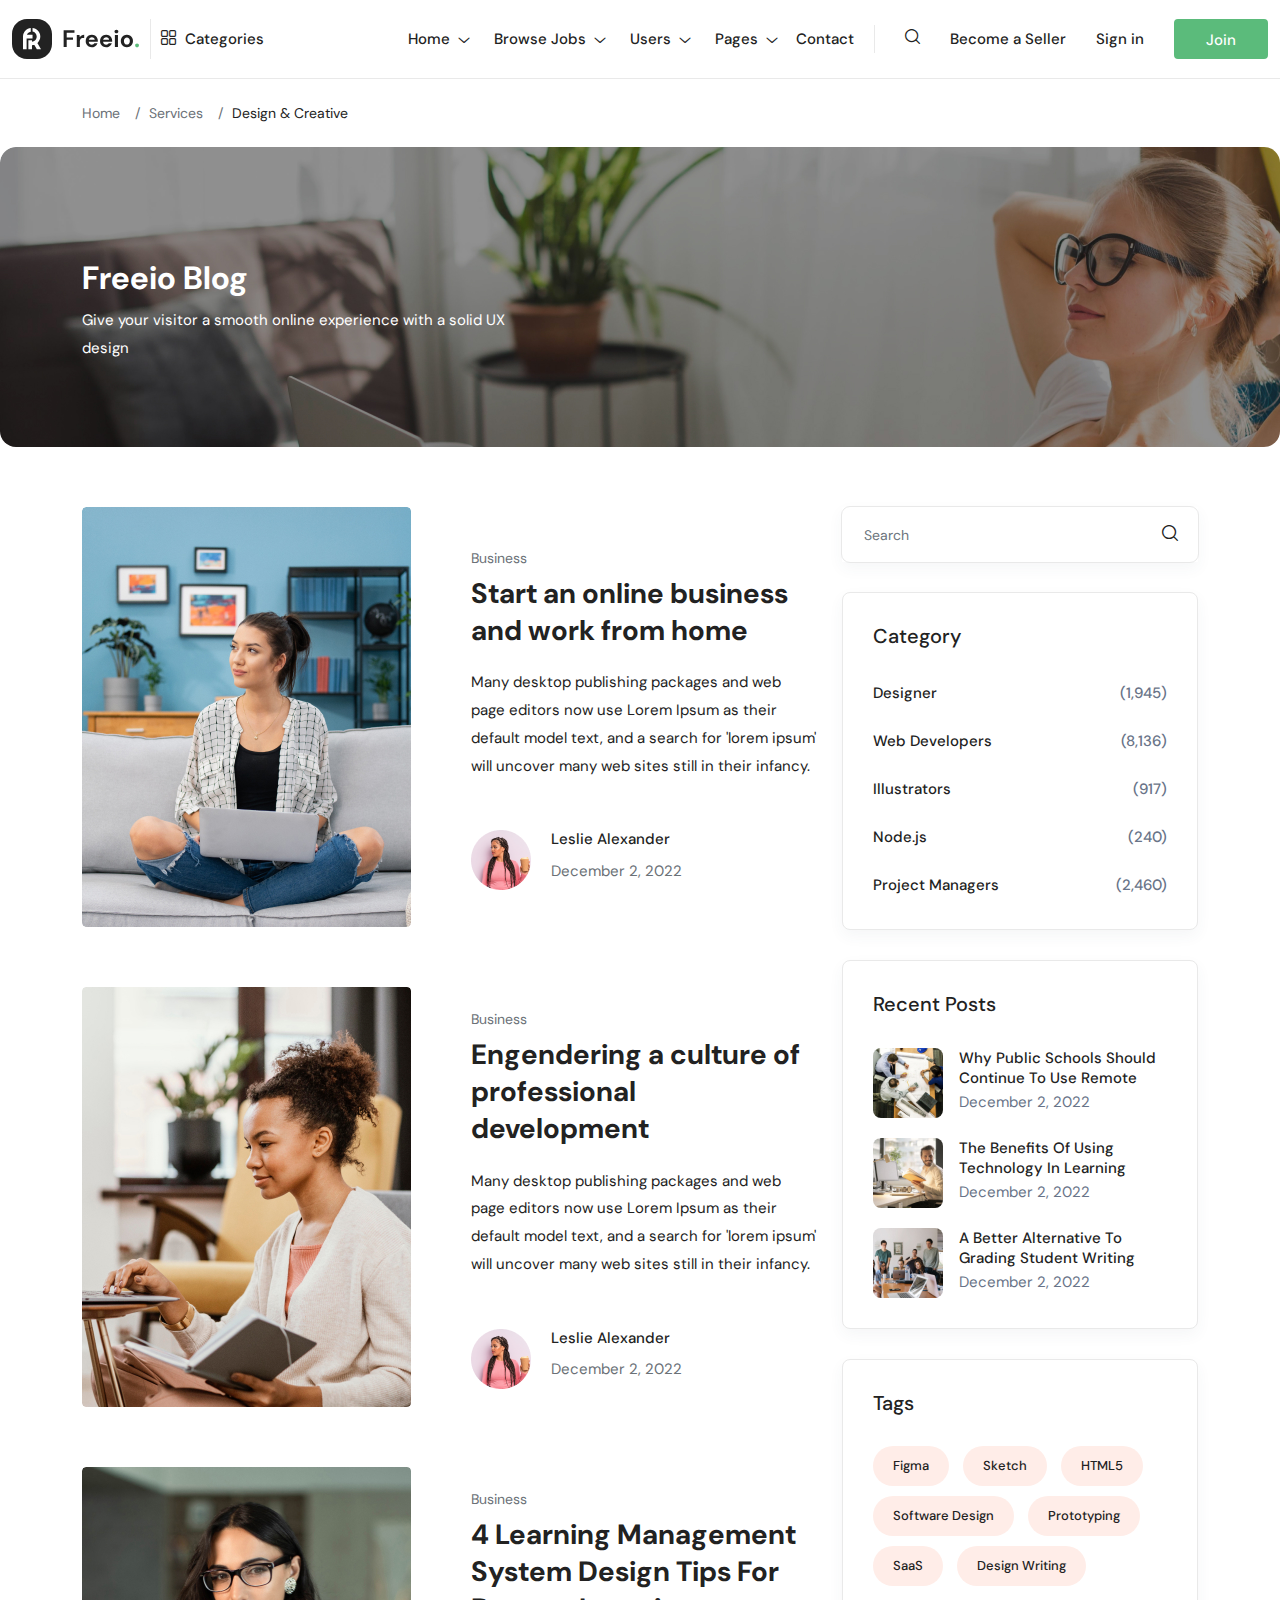
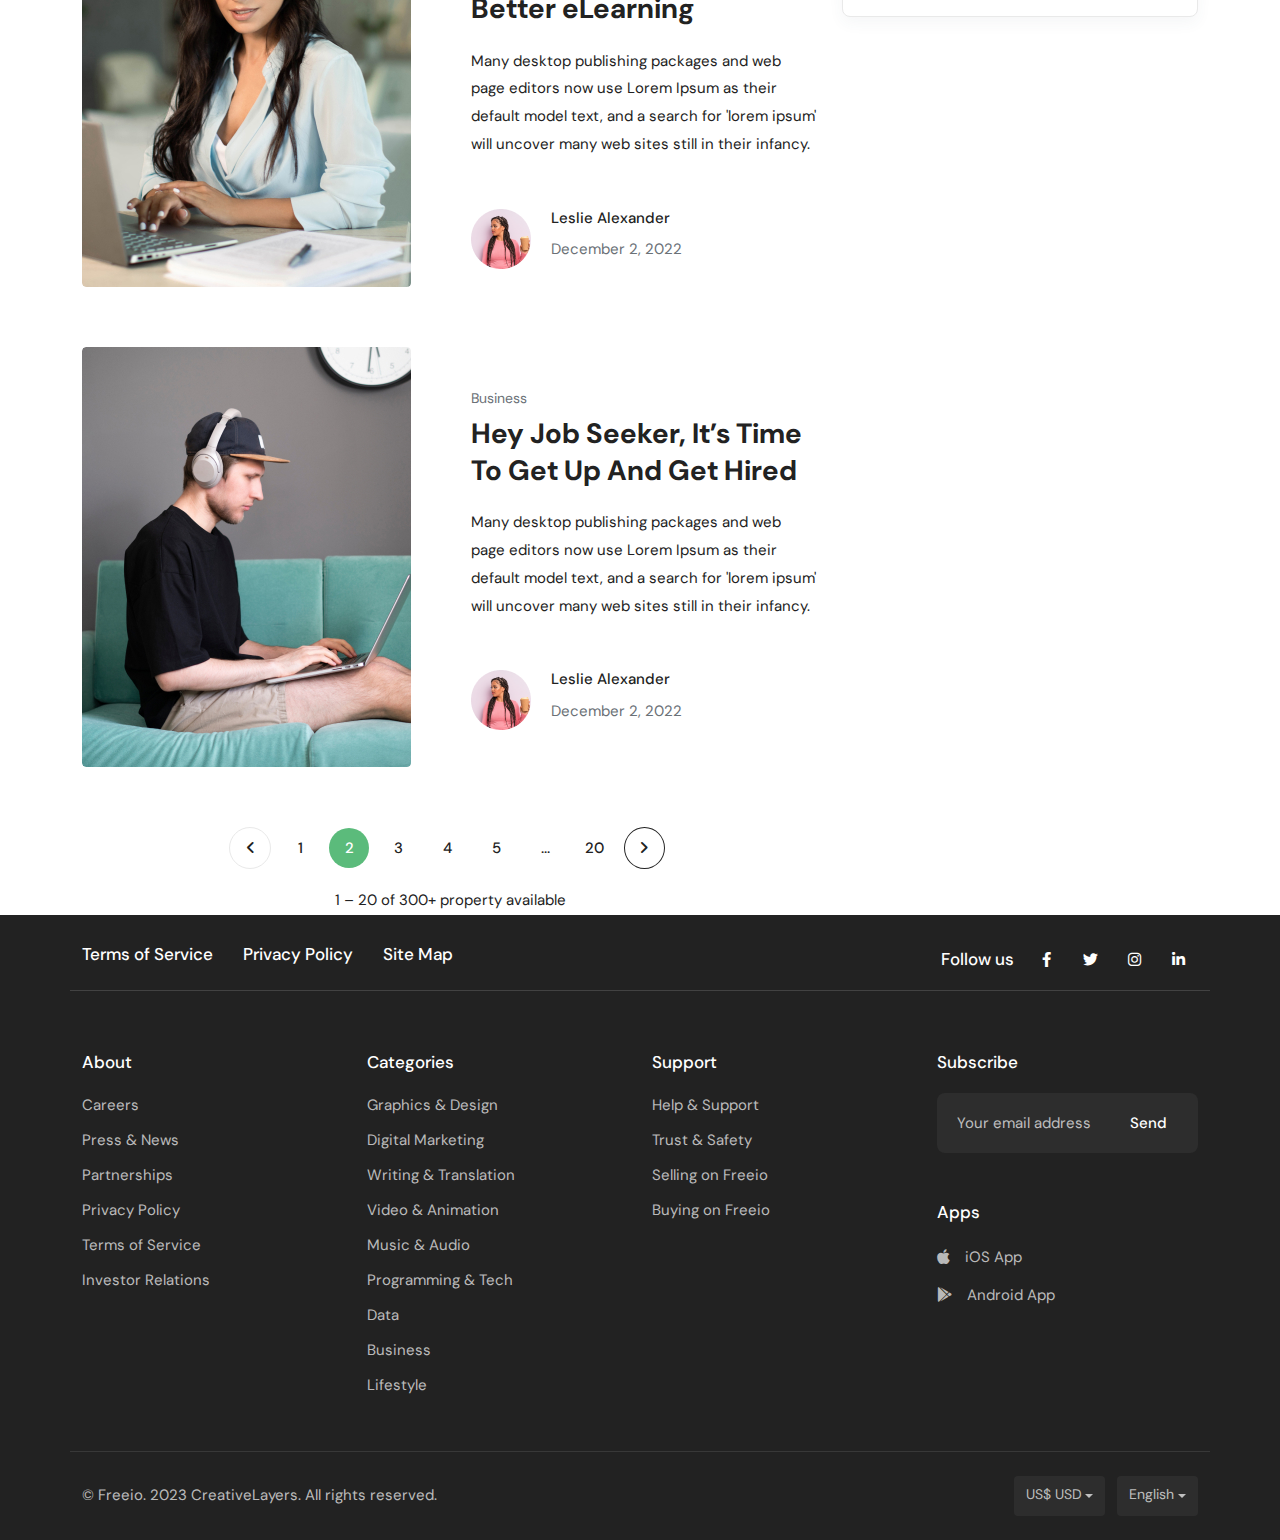
<file: page-blog-v2.html>
<!DOCTYPE html>
<html dir="ltr" lang="en">

<!-- Mirrored from creativelayers.net/themes/freeio-html/page-blog-v2.html by HTTrack Website Copier/3.x [XR&CO'2014], Thu, 28 Sep 2023 16:24:56 GMT -->
<head>
<meta charset="utf-8">
<meta http-equiv="X-UA-Compatible" content="IE=edge">
<meta name="viewport" content="width=device-width, initial-scale=1">
<meta name="keywords" content="bidding, fiverr, freelance marketplace, freelancers, freelancing, gigs, hiring, job board, job portal, job posting, jobs marketplace, peopleperhour, proposals, sell services, upwork">
<meta name="description" content="Freeio - Freelance Marketplace HTML Template">
<meta name="CreativeLayers" content="ATFN">
<!-- css file -->
<link rel="stylesheet" href="css/bootstrap.min.css">
<link rel="stylesheet" href="css/ace-responsive-menu.css">
<link rel="stylesheet" href="css/menu.css">
<link rel="stylesheet" href="css/fontawesome.css">
<link rel="stylesheet" href="css/flaticon.css">
<link rel="stylesheet" href="css/bootstrap-select.min.css">
<link rel="stylesheet" href="css/ud-custom-spacing.css">
<link rel="stylesheet" href="css/style.css">
<link rel="stylesheet" href="css/animate.css">
<link rel="stylesheet" href="css/jquery-ui.min.css">
<!-- Responsive stylesheet -->
<link rel="stylesheet" href="css/responsive.css">
<!-- Title -->
<title>Freeio - Freelance Marketplace HTML Template</title>
<!-- Favicon -->
<link href="images/favicon.ico" sizes="128x128" rel="shortcut icon" type="image/x-icon" />
<link href="images/favicon.ico" sizes="128x128" rel="shortcut icon" />
<!-- Apple Touch Icon -->
<link href="images/apple-touch-icon-60x60.png" sizes="60x60" rel="apple-touch-icon">
<link href="images/apple-touch-icon-72x72.png" sizes="72x72" rel="apple-touch-icon">
<link href="images/apple-touch-icon-114x114.png" sizes="114x114" rel="apple-touch-icon">
<link href="images/apple-touch-icon-180x180.png" sizes="180x180" rel="apple-touch-icon">

<!-- HTML5 shim and Respond.js for IE8 support of HTML5 elements and media queries -->
<!-- WARNING: Respond.js doesn't work if you view the page via file:// -->
<!--[if lt IE 9]>
<script src="https://oss.maxcdn.com/html5shiv/3.7.3/html5shiv.min.js"></script>
<script src="https://oss.maxcdn.com/respond/1.4.2/respond.min.js"></script>
<![endif]-->
</head>
<body>
<div class="wrapper ovh">
  <div class="preloader"></div>
  
  <!-- Main Header Nav -->
  <header class="header-nav nav-innerpage-style main-menu">
    <!-- Ace Responsive Menu -->
    <nav class="posr"> 
      <div class="container-fluid posr menu_bdrt1">
        <div class="row align-items-center justify-content-between">
          <div class="col-auto pe-0">
            <div class="d-flex align-items-center">
              <a class="header-logo bdrr1 pr30 pr5-xl" href="index.html"><img src="images/header-logo-dark.svg" alt="Header Logo"></a>
              <div class="home1_style">
                <div id="mega-menu">
                  <a class="btn-mega fw500" href="#"><span class="pl30 pl10-xl pr5 fz15 vam flaticon-menu"></span> Categories</a>
                  <ul class="menu ps-0">
                    <li> <a class="dropdown" href="#"> <span class="menu-icn flaticon-developer"></span> <span class="menu-title">Development & IT</span> </a>
                      <div class="drop-menu d-flex justify-content-between">
                        <div class="one-third">
                          <div class="h6 cat-title">Web & App Design</div>
                          <ul class="ps-0 mb40">
                            <li><a href="#">Website Design</a></li>
                            <li><a href="#">App DesignUX Design</a></li>
                            <li><a href="#">Landing Page Design</a></li>
                            <li><a href="#">Icon Design</a></li>
                          </ul>
                          <div class="h6 cat-title">Marketing Design</div>
                          <ul class="ps-0 mb-0">
                            <li><a href="#">Social Media Design</a></li>
                            <li><a href="#">Email Design</a></li>
                            <li><a href="#">Web Banners</a></li>
                            <li><a href="#">Signage Design</a></li>
                          </ul>
                        </div>
                        <div class="one-third">
                          <div class="h6 cat-title">Art & Illustration</div>
                          <ul class="ps-0 mb40">
                            <li><a href="#">Illustration</a></li>
                            <li><a href="#">NFT Art</a></li>
                            <li><a href="#">Pattern Design</a></li>
                            <li><a href="#">Portraits & Caricatures</a></li>
                            <li><a href="#">Cartoons & Comics</a></li>
                            <li><a href="#">Tattoo Design</a></li>
                            <li><a href="#">Storyboards</a></li>
                          </ul>
                          <div class="h6 cat-title">Gaming</div>
                          <ul class="ps-0 mb-0">
                            <li><a href="#">Game Art</a></li>
                            <li><a href="#">Graphics for Streamers</a></li>
                            <li><a href="#">Twitch Store</a></li>
                          </ul>
                        </div>
                        <div class="one-third">
                          <div class="h6 cat-title">Visual Design</div>
                          <ul class="ps-0 mb40">
                            <li><a href="#">Image Editing</a></li>
                            <li><a href="#">Presentation Design</a></li>
                            <li><a href="#">Infographic Design</a></li>
                            <li><a href="#">Vector Tracing</a></li>
                            <li><a href="#">Resume Design</a></li>
                          </ul>
                          <div class="h6 cat-title">Print Design</div>
                          <ul class="ps-0 mb-0">
                            <li><a href="#">T-Shirts & Merchandise</a></li>
                            <li><a href="#">Flyer Design</a></li>
                            <li><a href="#">Brochure Design</a></li>
                            <li><a href="#">Poster Design</a></li>
                            <li><a href="#">Catalog Design</a></li>
                          </ul>
                        </div>
                      </div>
                    </li>
                    <li> <a class="dropdown" href="#"> <span class="menu-icn flaticon-web-design-1"></span> <span class="menu-title">Design & Creative</span> </a>
                      <div class="drop-menu d-flex justify-content-between">
                        <div class="one-third">
                          <div class="h6 cat-title">Web & App Design</div>
                          <ul class="ps-0 mb40">
                            <li><a href="#">Website Design</a></li>
                            <li><a href="#">App DesignUX Design</a></li>
                            <li><a href="#">Landing Page Design</a></li>
                            <li><a href="#">Icon Design</a></li>
                          </ul>
                          <div class="h6 cat-title">Marketing Design</div>
                          <ul class="ps-0 mb-0">
                            <li><a href="#">Social Media Design</a></li>
                            <li><a href="#">Email Design</a></li>
                            <li><a href="#">Web Banners</a></li>
                            <li><a href="#">Signage Design</a></li>
                          </ul>
                        </div>
                        <div class="one-third">
                          <div class="h6 cat-title">Art & Illustration</div>
                          <ul class="ps-0 mb40">
                            <li><a href="#">Illustration</a></li>
                            <li><a href="#">NFT Art</a></li>
                            <li><a href="#">Pattern Design</a></li>
                            <li><a href="#">Portraits & Caricatures</a></li>
                            <li><a href="#">Cartoons & Comics</a></li>
                            <li><a href="#">Tattoo Design</a></li>
                            <li><a href="#">Storyboards</a></li>
                          </ul>
                          <div class="h6 cat-title">Gaming</div>
                          <ul class="ps-0 mb-0">
                            <li><a href="#">Game Art</a></li>
                            <li><a href="#">Graphics for Streamers</a></li>
                            <li><a href="#">Twitch Store</a></li>
                          </ul>
                        </div>
                        <div class="one-third">
                          <div class="h6 cat-title">Visual Design</div>
                          <ul class="ps-0 mb40">
                            <li><a href="#">Image Editing</a></li>
                            <li><a href="#">Presentation Design</a></li>
                            <li><a href="#">Infographic Design</a></li>
                            <li><a href="#">Vector Tracing</a></li>
                            <li><a href="#">Resume Design</a></li>
                          </ul>
                          <div class="h6 cat-title">Print Design</div>
                          <ul class="ps-0 mb-0">
                            <li><a href="#">T-Shirts & Merchandise</a></li>
                            <li><a href="#">Flyer Design</a></li>
                            <li><a href="#">Brochure Design</a></li>
                            <li><a href="#">Poster Design</a></li>
                            <li><a href="#">Catalog Design</a></li>
                          </ul>
                        </div>
                      </div>
                    </li>
                    <li> <a class="dropdown" href="#"> <span class="menu-icn flaticon-digital-marketing"></span> <span class="menu-title">Digital Marketing</span> </a>
                      <div class="drop-menu d-flex justify-content-between">
                        <div class="one-third">
                          <div class="h6 cat-title">Web & App Design</div>
                          <ul class="ps-0 mb40">
                            <li><a href="#">Website Design</a></li>
                            <li><a href="#">App DesignUX Design</a></li>
                            <li><a href="#">Landing Page Design</a></li>
                            <li><a href="#">Icon Design</a></li>
                          </ul>
                          <div class="h6 cat-title">Marketing Design</div>
                          <ul class="ps-0 mb-0">
                            <li><a href="#">Social Media Design</a></li>
                            <li><a href="#">Email Design</a></li>
                            <li><a href="#">Web Banners</a></li>
                            <li><a href="#">Signage Design</a></li>
                          </ul>
                        </div>
                        <div class="one-third">
                          <div class="h6 cat-title">Art & Illustration</div>
                          <ul class="ps-0 mb40">
                            <li><a href="#">Illustration</a></li>
                            <li><a href="#">NFT Art</a></li>
                            <li><a href="#">Pattern Design</a></li>
                            <li><a href="#">Portraits & Caricatures</a></li>
                            <li><a href="#">Cartoons & Comics</a></li>
                            <li><a href="#">Tattoo Design</a></li>
                            <li><a href="#">Storyboards</a></li>
                          </ul>
                          <div class="h6 cat-title">Gaming</div>
                          <ul class="ps-0 mb-0">
                            <li><a href="#">Game Art</a></li>
                            <li><a href="#">Graphics for Streamers</a></li>
                            <li><a href="#">Twitch Store</a></li>
                          </ul>
                        </div>
                        <div class="one-third">
                          <div class="h6 cat-title">Visual Design</div>
                          <ul class="ps-0 mb40">
                            <li><a href="#">Image Editing</a></li>
                            <li><a href="#">Presentation Design</a></li>
                            <li><a href="#">Infographic Design</a></li>
                            <li><a href="#">Vector Tracing</a></li>
                            <li><a href="#">Resume Design</a></li>
                          </ul>
                          <div class="h6 cat-title">Print Design</div>
                          <ul class="ps-0 mb-0">
                            <li><a href="#">T-Shirts & Merchandise</a></li>
                            <li><a href="#">Flyer Design</a></li>
                            <li><a href="#">Brochure Design</a></li>
                            <li><a href="#">Poster Design</a></li>
                            <li><a href="#">Catalog Design</a></li>
                          </ul>
                        </div>
                      </div>
                    </li>
                    <li> <a class="dropdown" href="#"> <span class="menu-icn flaticon-translator"></span> <span class="menu-title">Writing & Translation</span> </a>
                      <div class="drop-menu d-flex justify-content-between">
                        <div class="one-third">
                          <div class="h6 cat-title">Web & App Design</div>
                          <ul class="ps-0 mb40">
                            <li><a href="#">Website Design</a></li>
                            <li><a href="#">App DesignUX Design</a></li>
                            <li><a href="#">Landing Page Design</a></li>
                            <li><a href="#">Icon Design</a></li>
                          </ul>
                          <div class="h6 cat-title">Marketing Design</div>
                          <ul class="ps-0 mb-0">
                            <li><a href="#">Social Media Design</a></li>
                            <li><a href="#">Email Design</a></li>
                            <li><a href="#">Web Banners</a></li>
                            <li><a href="#">Signage Design</a></li>
                          </ul>
                        </div>
                        <div class="one-third">
                          <div class="h6 cat-title">Art & Illustration</div>
                          <ul class="ps-0 mb40">
                            <li><a href="#">Illustration</a></li>
                            <li><a href="#">NFT Art</a></li>
                            <li><a href="#">Pattern Design</a></li>
                            <li><a href="#">Portraits & Caricatures</a></li>
                            <li><a href="#">Cartoons & Comics</a></li>
                            <li><a href="#">Tattoo Design</a></li>
                            <li><a href="#">Storyboards</a></li>
                          </ul>
                          <div class="h6 cat-title">Gaming</div>
                          <ul class="ps-0 mb-0">
                            <li><a href="#">Game Art</a></li>
                            <li><a href="#">Graphics for Streamers</a></li>
                            <li><a href="#">Twitch Store</a></li>
                          </ul>
                        </div>
                        <div class="one-third">
                          <div class="h6 cat-title">Visual Design</div>
                          <ul class="ps-0 mb40">
                            <li><a href="#">Image Editing</a></li>
                            <li><a href="#">Presentation Design</a></li>
                            <li><a href="#">Infographic Design</a></li>
                            <li><a href="#">Vector Tracing</a></li>
                            <li><a href="#">Resume Design</a></li>
                          </ul>
                          <div class="h6 cat-title">Print Design</div>
                          <ul class="ps-0 mb-0">
                            <li><a href="#">T-Shirts & Merchandise</a></li>
                            <li><a href="#">Flyer Design</a></li>
                            <li><a href="#">Brochure Design</a></li>
                            <li><a href="#">Poster Design</a></li>
                            <li><a href="#">Catalog Design</a></li>
                          </ul>
                        </div>
                      </div>
                    </li>
                    <li> <a class="dropdown" href="#"> <span class="menu-icn flaticon-microphone"></span> <span class="menu-title">Music & Audio</span> </a>
                      <div class="drop-menu d-flex justify-content-between">
                        <div class="one-third">
                          <div class="h6 cat-title">Web & App Design</div>
                          <ul class="ps-0 mb40">
                            <li><a href="#">Website Design</a></li>
                            <li><a href="#">App DesignUX Design</a></li>
                            <li><a href="#">Landing Page Design</a></li>
                            <li><a href="#">Icon Design</a></li>
                          </ul>
                          <div class="h6 cat-title">Marketing Design</div>
                          <ul class="ps-0 mb-0">
                            <li><a href="#">Social Media Design</a></li>
                            <li><a href="#">Email Design</a></li>
                            <li><a href="#">Web Banners</a></li>
                            <li><a href="#">Signage Design</a></li>
                          </ul>
                        </div>
                        <div class="one-third">
                          <div class="h6 cat-title">Art & Illustration</div>
                          <ul class="ps-0 mb40">
                            <li><a href="#">Illustration</a></li>
                            <li><a href="#">NFT Art</a></li>
                            <li><a href="#">Pattern Design</a></li>
                            <li><a href="#">Portraits & Caricatures</a></li>
                            <li><a href="#">Cartoons & Comics</a></li>
                            <li><a href="#">Tattoo Design</a></li>
                            <li><a href="#">Storyboards</a></li>
                          </ul>
                          <div class="h6 cat-title">Gaming</div>
                          <ul class="ps-0 mb-0">
                            <li><a href="#">Game Art</a></li>
                            <li><a href="#">Graphics for Streamers</a></li>
                            <li><a href="#">Twitch Store</a></li>
                          </ul>
                        </div>
                        <div class="one-third">
                          <div class="h6 cat-title">Visual Design</div>
                          <ul class="ps-0 mb40">
                            <li><a href="#">Image Editing</a></li>
                            <li><a href="#">Presentation Design</a></li>
                            <li><a href="#">Infographic Design</a></li>
                            <li><a href="#">Vector Tracing</a></li>
                            <li><a href="#">Resume Design</a></li>
                          </ul>
                          <div class="h6 cat-title">Print Design</div>
                          <ul class="ps-0 mb-0">
                            <li><a href="#">T-Shirts & Merchandise</a></li>
                            <li><a href="#">Flyer Design</a></li>
                            <li><a href="#">Brochure Design</a></li>
                            <li><a href="#">Poster Design</a></li>
                            <li><a href="#">Catalog Design</a></li>
                          </ul>
                        </div>
                      </div>
                    </li>
                    <li> <a class="dropdown" href="#"> <span class="menu-icn flaticon-video-file"></span> <span class="menu-title">Video & Animation</span> </a>
                      <div class="drop-menu d-flex justify-content-between">
                        <div class="one-third">
                          <div class="h6 cat-title">Web & App Design</div>
                          <ul class="ps-0 mb40">
                            <li><a href="#">Website Design</a></li>
                            <li><a href="#">App DesignUX Design</a></li>
                            <li><a href="#">Landing Page Design</a></li>
                            <li><a href="#">Icon Design</a></li>
                          </ul>
                          <div class="h6 cat-title">Marketing Design</div>
                          <ul class="ps-0 mb-0">
                            <li><a href="#">Social Media Design</a></li>
                            <li><a href="#">Email Design</a></li>
                            <li><a href="#">Web Banners</a></li>
                            <li><a href="#">Signage Design</a></li>
                          </ul>
                        </div>
                        <div class="one-third">
                          <div class="h6 cat-title">Art & Illustration</div>
                          <ul class="ps-0 mb40">
                            <li><a href="#">Illustration</a></li>
                            <li><a href="#">NFT Art</a></li>
                            <li><a href="#">Pattern Design</a></li>
                            <li><a href="#">Portraits & Caricatures</a></li>
                            <li><a href="#">Cartoons & Comics</a></li>
                            <li><a href="#">Tattoo Design</a></li>
                            <li><a href="#">Storyboards</a></li>
                          </ul>
                          <div class="h6 cat-title">Gaming</div>
                          <ul class="ps-0 mb-0">
                            <li><a href="#">Game Art</a></li>
                            <li><a href="#">Graphics for Streamers</a></li>
                            <li><a href="#">Twitch Store</a></li>
                          </ul>
                        </div>
                        <div class="one-third">
                          <div class="h6 cat-title">Visual Design</div>
                          <ul class="ps-0 mb40">
                            <li><a href="#">Image Editing</a></li>
                            <li><a href="#">Presentation Design</a></li>
                            <li><a href="#">Infographic Design</a></li>
                            <li><a href="#">Vector Tracing</a></li>
                            <li><a href="#">Resume Design</a></li>
                          </ul>
                          <div class="h6 cat-title">Print Design</div>
                          <ul class="ps-0 mb-0">
                            <li><a href="#">T-Shirts & Merchandise</a></li>
                            <li><a href="#">Flyer Design</a></li>
                            <li><a href="#">Brochure Design</a></li>
                            <li><a href="#">Poster Design</a></li>
                            <li><a href="#">Catalog Design</a></li>
                          </ul>
                        </div>
                      </div>
                    </li>
                    <li> <a class="dropdown" href="#"> <span class="menu-icn flaticon-ruler"></span> <span class="menu-title">Engineering & Architecture</span> </a>
                      <div class="drop-menu d-flex justify-content-between">
                        <div class="one-third">
                          <div class="h6 cat-title">Web & App Design</div>
                          <ul class="ps-0 mb40">
                            <li><a href="#">Website Design</a></li>
                            <li><a href="#">App DesignUX Design</a></li>
                            <li><a href="#">Landing Page Design</a></li>
                            <li><a href="#">Icon Design</a></li>
                          </ul>
                          <div class="h6 cat-title">Marketing Design</div>
                          <ul class="ps-0 mb-0">
                            <li><a href="#">Social Media Design</a></li>
                            <li><a href="#">Email Design</a></li>
                            <li><a href="#">Web Banners</a></li>
                            <li><a href="#">Signage Design</a></li>
                          </ul>
                        </div>
                        <div class="one-third">
                          <div class="h6 cat-title">Art & Illustration</div>
                          <ul class="ps-0 mb40">
                            <li><a href="#">Illustration</a></li>
                            <li><a href="#">NFT Art</a></li>
                            <li><a href="#">Pattern Design</a></li>
                            <li><a href="#">Portraits & Caricatures</a></li>
                            <li><a href="#">Cartoons & Comics</a></li>
                            <li><a href="#">Tattoo Design</a></li>
                            <li><a href="#">Storyboards</a></li>
                          </ul>
                          <div class="h6 cat-title">Gaming</div>
                          <ul class="ps-0 mb-0">
                            <li><a href="#">Game Art</a></li>
                            <li><a href="#">Graphics for Streamers</a></li>
                            <li><a href="#">Twitch Store</a></li>
                          </ul>
                        </div>
                        <div class="one-third">
                          <div class="h6 cat-title">Visual Design</div>
                          <ul class="ps-0 mb40">
                            <li><a href="#">Image Editing</a></li>
                            <li><a href="#">Presentation Design</a></li>
                            <li><a href="#">Infographic Design</a></li>
                            <li><a href="#">Vector Tracing</a></li>
                            <li><a href="#">Resume Design</a></li>
                          </ul>
                          <div class="h6 cat-title">Print Design</div>
                          <ul class="ps-0 mb-0">
                            <li><a href="#">T-Shirts & Merchandise</a></li>
                            <li><a href="#">Flyer Design</a></li>
                            <li><a href="#">Brochure Design</a></li>
                            <li><a href="#">Poster Design</a></li>
                            <li><a href="#">Catalog Design</a></li>
                          </ul>
                        </div>
                      </div>
                    </li>
                    <li> <a class="dropdown" href="#"> <span class="menu-icn flaticon-goal"></span> <span class="menu-title">Finance & Accounting</span> </a>
                      <div class="drop-menu d-flex justify-content-between">
                        <div class="one-third">
                          <div class="h6 cat-title">Web & App Design</div>
                          <ul class="ps-0 mb40">
                            <li><a href="#">Website Design</a></li>
                            <li><a href="#">App DesignUX Design</a></li>
                            <li><a href="#">Landing Page Design</a></li>
                            <li><a href="#">Icon Design</a></li>
                          </ul>
                          <div class="h6 cat-title">Marketing Design</div>
                          <ul class="ps-0 mb-0">
                            <li><a href="#">Social Media Design</a></li>
                            <li><a href="#">Email Design</a></li>
                            <li><a href="#">Web Banners</a></li>
                            <li><a href="#">Signage Design</a></li>
                          </ul>
                        </div>
                        <div class="one-third">
                          <div class="h6 cat-title">Art & Illustration</div>
                          <ul class="ps-0 mb40">
                            <li><a href="#">Illustration</a></li>
                            <li><a href="#">NFT Art</a></li>
                            <li><a href="#">Pattern Design</a></li>
                            <li><a href="#">Portraits & Caricatures</a></li>
                            <li><a href="#">Cartoons & Comics</a></li>
                            <li><a href="#">Tattoo Design</a></li>
                            <li><a href="#">Storyboards</a></li>
                          </ul>
                          <div class="h6 cat-title">Gaming</div>
                          <ul class="ps-0 mb-0">
                            <li><a href="#">Game Art</a></li>
                            <li><a href="#">Graphics for Streamers</a></li>
                            <li><a href="#">Twitch Store</a></li>
                          </ul>
                        </div>
                        <div class="one-third">
                          <div class="h6 cat-title">Visual Design</div>
                          <ul class="ps-0 mb40">
                            <li><a href="#">Image Editing</a></li>
                            <li><a href="#">Presentation Design</a></li>
                            <li><a href="#">Infographic Design</a></li>
                            <li><a href="#">Vector Tracing</a></li>
                            <li><a href="#">Resume Design</a></li>
                          </ul>
                          <div class="h6 cat-title">Print Design</div>
                          <ul class="ps-0 mb-0">
                            <li><a href="#">T-Shirts & Merchandise</a></li>
                            <li><a href="#">Flyer Design</a></li>
                            <li><a href="#">Brochure Design</a></li>
                            <li><a href="#">Poster Design</a></li>
                            <li><a href="#">Catalog Design</a></li>
                          </ul>
                        </div>
                      </div>
                    </li>
                  </ul>
                </div>
              </div>
            </div>
          </div>
          <div class="col-auto">
            <div class="d-flex align-items-center">
              <!-- Responsive Menu Structure-->
              <ul id="respMenu" class="ace-responsive-menu" data-menu-style="horizontal">
                <li class="visible_list"> <a class="list-item" href="#"><span class="title">Home</span></a>
                  <!-- Level Two-->
                  <ul>
                    <li><a href="index.html">Home V1</a></li>
                    <li><a href="index2.html">Home V2</a></li>
                    <li><a href="index3.html">Home V3</a></li>
                    <li><a href="index4.html">Home V4</a></li>
                    <li><a href="index5.html">Home V5</a></li>
                    <li><a href="index6.html">Home V6</a></li>
                    <li><a href="index7.html">Home V7</a></li>
                    <li><a href="index8.html">Home V8</a></li>
                    <li><a href="index9.html">Home V9</a></li>
                    <li><a href="index10.html">Home V10</a></li>
                  </ul>
                </li>
                <li class="visible_list"> <a class="list-item" href="#"><span class="title">Browse Jobs</span></a>
                  <ul >
                    <li> <a href="#"><span class="title">Services</span></a>
                      <ul>
                        <li><a href="page-service-v1.html">Service v1</a></li>
                        <li><a href="page-service-v2.html">Service v2</a></li>
                        <li><a href="page-service-v3.html">Service v3</a></li>
                        <li><a href="page-service-v4.html">Service v4</a></li>
                        <li><a href="page-service-v5.html">Service v5</a></li>
                        <li><a href="page-service-v6.html">Service v6</a></li>
                        <li><a href="page-service-v7.html">Service v7</a></li>
                        <li><a href="page-service-all.html">Service All</a></li>
                        <li><a href="page-service-single.html">Service Single</a></li>
                      </ul>
                    </li>
                    <li> <a href="#"><span class="title">Projects</span></a>
                      <ul>
                        <li><a href="page-project-v1.html">Project v1</a></li>
                        <li><a href="page-project-single.html">Project Single</a></li>
                      </ul>
                    </li>
                    <li> <a href="#"><span class="title">Job View</span></a>
                      <ul>
                        <li><a href="page-job-list-v1.html">Job list v1</a></li>
                        <li><a href="page-job-list-v2.html">Job list v2</a></li>
                        <li><a href="page-job-list-v3.html">Job list V3</a></li>
                        <li><a href="page-job-list-single.html">Job Single</a></li>
                      </ul>
                    </li>
                  </ul>
                </li>
                <li class="visible_list"> <a class="list-item" href="#"><span class="title">Users</span></a>
                  <ul>
                    <li> <a href="#"><span class="title">Dashboard</span></a>
                      <ul>
                        <li><a href="page-dashboard.html">Dashboard</a></li>
                        <li><a href="page-dashboard-proposal.html">Proposal</a></li>
                        <li><a href="page-dashboard-save.html">Saved</a></li>
                        <li><a href="page-dashboard-message.html">Message</a></li>
                        <li><a href="page-dashboard-reviews.html">Reviews</a></li>
                        <li><a href="page-dashboard-invoice.html">Invoice</a></li>
                        <li><a href="page-dashboard-payouts.html">Payouts</a></li>
                        <li><a href="page-dashboard-statement.html">Statement</a></li>
                        <li><a href="page-dashboard-manage-service.html">Manage Service</a></li>
                        <li><a href="page-dashboard-add-service.html">Add Services</a></li>
                        <li><a href="page-dashboard-manage-jobs.html">Manage Jobs</a></li>
                        <li><a href="page-dashboard-manage-project.html">Manage Project</a></li>
                        <li><a href="page-dashboard-create-project.html">Create Project</a></li>
                        <li><a href="page-dashboard-profile.html">My Profile</a></li>
                      </ul>
                    </li>
                    <li> <a href="#"><span class="title">Employee</span></a>
                      <ul>
                        <li><a href="page-employee-v1.html">Employee V1</a></li>
                        <li><a href="page-employee-v2.html">Employee V2</a></li>
                        <li><a href="page-employee-single.html">Employee Single</a></li>
                      </ul>
                    </li>
                    <li> <a href="#"><span class="title">Freelancer</span></a>
                      <ul>
                        <li><a href="page-freelancer-v1.html">Freelancer V1</a></li>
                        <li><a href="page-freelancer-v2.html">Freelancer V2</a></li>
                        <li><a href="page-freelancer-v3.html">Freelancer V3</a></li>
                        <li><a href="page-freelancer-single.html">Freelancer Single</a></li>
                      </ul>
                    </li>
                    <li> <a href="page-become-seller.html"><span class="title">Become Seller</span></a></li>
                  </ul>
                </li>
                <li class="visible_list"> <a class="list-item" href="#"><span class="title">Pages</span></a>
                  <ul>
                    <li> <a href="#"><span class="title">About</span></a>
                      <ul>
                        <li><a href="page-about.html">About v1</a></li>
                        <li><a href="page-about-v2.html">About v2</a></li>
                      </ul>
                    </li>
                    <li> <a href="#"><span class="title">Blog</span></a>
                      <ul>
                        <li><a href="page-blog-v1.html">List V1</a></li>
                        <li><a href="page-blog-v2.html">List V2</a></li>
                        <li><a href="page-blog-v3.html">List V3</a></li>
                        <li><a href="page-blog-single.html">Single</a></li>
                      </ul>
                    </li>
                    <li> <a href="#"><span class="title">Shop</span></a>
                      <ul>
                        <li><a href="page-shop.html">List</a></li>
                        <li><a href="page-shop-single.html">Single</a></li>
                        <li><a href="page-shop-cart.html">Cart</a></li>
                        <li><a href="page-shop-checkout.html">Checkout</a></li>
                        <li><a href="page-shop-order.html">Order</a></li>
                      </ul>
                    </li>
                    <li><a href="page-contact.html">Contact</a></li>
                    <li><a href="page-error.html">404</a></li>
                    <li><a href="page-faq.html">Faq</a></li>
                    <li><a href="page-help.html">Help</a></li>
                    <li><a href="page-invoice.html">Invoices</a></li>
                    <li><a href="page-login.html">Login</a></li>
                    <li><a href="page-pricing.html">Pricing</a></li>
                    <li><a href="page-register.html">Register</a></li>
                    <li><a href="page-terms.html">Terms</a></li>
                    <li><a href="page-ui-element.html">UI Elements</a></li>
                  </ul>
                </li>
                <li> <a class="list-item" href="page-contact.html">Contact</a></li>
              </ul>
              <a class="login-info bdrl1 pl15-lg pl30" data-bs-toggle="modal" href="#exampleModalToggle" role="button"><span class="flaticon-loupe"></span></a>
              <a class="login-info mx15-lg mx30" href="page-become-seller.html"><span class="d-none d-xl-inline-block">Become a</span> Seller</a>
              <a class="login-info mr15-lg mr30" href="page-login.html">Sign in</a>
              <a class="ud-btn btn-thm add-joining" href="page-register.html">Join</a>
            </div>
          </div>
        </div>
      </div>
    </nav>
  </header>
  <!-- Search Modal -->
  <div class="search-modal">
    <div class="modal fade" id="exampleModalToggle" aria-hidden="true" aria-labelledby="exampleModalToggleLabel" tabindex="-1">
      <div class="modal-dialog modal-lg">
        <div class="modal-content">
          <div class="modal-header">
            <h5 class="modal-title" id="exampleModalToggleLabel"></h5>
            <button type="button" class="btn-close" data-bs-dismiss="modal" aria-label="Close"><i class="fal fa-xmark"></i></button>
          </div>
          <div class="modal-body">
            <div class="popup-search-field search_area">
              <input type="text" class="form-control border-0" placeholder="What service are you looking for today?">
              <label><span class="far fa-magnifying-glass"></span></label>
              <button class="ud-btn btn-thm" type="submit">Search</button>
            </div>
          </div>
        </div>
      </div>
    </div>
  </div>

  <div class="hiddenbar-body-ovelay"></div>

  <!-- Mobile Nav  -->
  <div id="page" class="mobilie_header_nav stylehome1">
    <div class="mobile-menu">
      <div class="header bdrb1">
        <div class="menu_and_widgets">
          <div class="mobile_menu_bar d-flex justify-content-between align-items-center">
            <a class="mobile_logo" href="#"><img src="images/header-logo-dark.svg" alt=""></a>
            <div class="right-side text-end">
              <a class="" href="page-login.html">join</a>
              <a class="menubar ml30" href="#menu"><img src="images/mobile-dark-nav-icon.svg" alt=""></a>
            </div>
          </div>
        </div>
        <div class="posr"><div class="mobile_menu_close_btn"><span class="far fa-times"></span></div></div>
      </div>
    </div>
    <!-- /.mobile-menu -->
    <nav id="menu" class="">
      <ul>
        <li><span>Home</span>
          <ul>
            <li><a href="index.html">Home V1</a></li>
            <li><a href="index2.html">Home V2</a></li>
            <li><a href="index3.html">Home V3</a></li>
            <li><a href="index4.html">Home V4</a></li>
            <li><a href="index5.html">Home V5</a></li>
            <li><a href="index6.html">Home V6</a></li>
            <li><a href="index7.html">Home V7</a></li>
            <li><a href="index8.html">Home V8</a></li>
            <li><a href="index9.html">Home V9</a></li>
            <li><a href="index10.html">Home V10</a></li>
          </ul>
        </li>
        <li><span>Browse Jobs</span>
          <ul>
            <li><span>Services</span>
              <ul>
                <li><a href="page-service-v1.html">Service v1</a></li>
                <li><a href="page-service-v2.html">Service v2</a></li>
                <li><a href="page-service-v3.html">Service v3</a></li>
                <li><a href="page-service-v4.html">Service v4</a></li>
                <li><a href="page-service-v5.html">Service v5</a></li>
                <li><a href="page-service-v6.html">Service v6</a></li>
                <li><a href="page-service-v7.html">Service v7</a></li>
                <li><a href="page-service-all.html">Service All</a></li>
                <li><a href="page-service-single.html">Service Single</a></li>
              </ul>
            </li>
            <li><span>Projects</span>
              <ul>
                <li><a href="page-project-v1.html">Project v1</a></li>
                <li><a href="page-project-single.html">Project Single</a></li>
              </ul>
            </li>
            <li><span>Job View</span>
              <ul>
                <li><a href="page-job-list-v1.html">Job list v1</a></li>
                <li><a href="page-job-list-v2.html">Job list v2</a></li>
                <li><a href="page-job-list-v3.html">Job list V3</a></li>
                <li><a href="page-job-list-single.html">Job Single</a></li>
              </ul>
            </li>
          </ul>
        </li>
        <li><span>Users</span>
          <ul>
            <li><span>Dashboard</span>
              <ul>
                <li><a href="page-dashboard.html">Dashboard</a></li>
                <li><a href="page-dashboard-proposal.html">Proposal</a></li>
                <li><a href="page-dashboard-save.html">Saved</a></li>
                <li><a href="page-dashboard-message.html">Message</a></li>
                <li><a href="page-dashboard-reviews.html">Reviews</a></li>
                <li><a href="page-dashboard-invoice.html">Invoice</a></li>
                <li><a href="page-dashboard-payouts.html">Payouts</a></li>
                <li><a href="page-dashboard-statement.html">Statement</a></li>
                <li><a href="page-dashboard-manage-service.html">Manage Service</a></li>
                <li><a href="page-dashboard-add-service.html">Add Services</a></li>
                <li><a href="page-dashboard-manage-jobs.html">Manage Jobs</a></li>
                <li><a href="page-dashboard-manage-project.html">Manage Project</a></li>
                <li><a href="page-dashboard-create-project.html">Create Project</a></li>
                <li><a href="page-dashboard-profile.html">My Profile</a></li>
              </ul>
            </li>
            <li><span>Employee</span>
              <ul>
                <li><a href="page-employee-v1.html">Employee V1</a></li>
                <li><a href="page-employee-v2.html">Employee V2</a></li>
                <li><a href="page-employee-single.html">Employee Single</a></li>
              </ul>
            </li>
            <li><span>Freelancer</span>
              <ul>
                <li><a href="page-freelancer-v1.html">Freelancer V1</a></li>
                <li><a href="page-freelancer-v2.html">Freelancer V2</a></li>
                <li><a href="page-freelancer-v3.html">Freelancer V3</a></li>
                <li><a href="page-freelancer-single.html">Freelancer Single</a></li>
              </ul>
            </li>
            <li><a href="page-become-seller.html">Become Seller</a></li>
          </ul>
        </li>
        <li><span>Pages</span>
          <ul>
            <li><span>About</span>
              <ul>
                <li><a href="page-about.html">About v1</a></li>
                <li><a href="page-about-v2.html">About v2</a></li>
              </ul>
            </li>
            <li><span>Shop</span>
              <ul>
                <li><a href="page-shop.html">List</a></li>
                <li><a href="page-shop-single.html">Single</a></li>
                <li><a href="page-shop-cart.html">Cart</a></li>
                <li><a href="page-shop-checkout.html">Checkout</a></li>
                <li><a href="page-shop-order.html">Order</a></li>
              </ul>
            </li>
            <li><a href="page-contact.html">Contact</a></li>
            <li><a href="page-error.html">404</a></li>
            <li><a href="page-faq.html">Faq</a></li>
            <li><a href="page-help.html">Help</a></li>
            <li><a href="page-invoice.html">Invoices</a></li>
            <li><a href="page-login.html">Login</a></li>
            <li><a href="page-pricing.html">Pricing</a></li>
            <li><a href="page-register.html">Register</a></li>
            <li><a href="page-terms.html">Terms</a></li>
            <li><a href="page-ui-element.html">UI Elements</a></li>
          </ul>
        </li>
        <li><span>Blog</span>
          <ul>
            <li><a href="page-blog-v1.html">List V1</a></li>
            <li><a href="page-blog-v2.html">List V2</a></li>
            <li><a href="page-blog-v3.html">List V3</a></li>
            <li><a href="page-blog-single.html">Single</a></li>
          </ul>
        </li>
        <!-- Only for Mobile View -->
      </ul>
    </nav>
  </div>

  <div class="body_content">
    <!-- Breadcumb Sections -->
    <section class="breadcumb-section">
      <div class="container">
        <div class="row">
          <div class="col-lg-12">
            <div class="breadcumb-style1">
              <div class="breadcumb-list">
                <a href="#">Home</a>
                <a href="#">Services</a>
                <a href="#">Design & Creative</a>
              </div>
            </div>
          </div>
        </div>
      </div>
    </section>
    <!-- Breadcumb Sections -->
    <section class="breadcumb-section pt-0">
      <div class="cta-about-v1 mx-auto maxw1700 pt120 pb120 bdrs16 position-relative overflow-hidden d-flex align-items-center mx20-lg">
        <div class="container">
          <div class="row">
            <div class="col-xl-5">
              <div class="position-relative">
                <h2 class="text-white">Freeio Blog</h2>
                <p class="text-white mb-0">Give your visitor a smooth online experience with a solid UX design</p>
              </div>
            </div>
          </div>
        </div>
      </div>
    </section>

    <!-- Blog Section Area -->
    <section class="our-blog pt40">
      <div class="container">
        <div class="row wow fadeInUp" data-wow-delay="300ms">
          <div class="col-lg-8">
            <div class="blog-style1 list-style bgc-white d-block d-md-flex align-items-md-center mb60">
              <div class="blog-img flex-shrink-0 mb20-sm">
                <img class="w-100 bdrs4" src="images/blog/blog-13.jpg" alt="">
              </div>
              <div class="blog-content pl0-sm pl30-lg pl60 py-0 pe-0 flex-grow-1">
                <a class="date" href="#">Business</a>
                <h3 class="title mt-1 mb20"><a href="page-blog-single.html">Start an online business and work from home</a></h3>
                <p class="text mb0">Many desktop publishing packages and web page editors now use Lorem Ipsum as their default model text, and a search for 'lorem ipsum' will uncover many web sites still in their infancy. </p>
                <div class="d-flex mt50 mt30-lg">
                  <img src="images/blog/author-md-1.png" alt="">
                  <div class="details ml20">
                    <div class="h6">Leslie Alexander</div>
                    <p class="mb-0">December 2, 2022</p>
                  </div>
                </div>
              </div>
            </div>
            <div class="blog-style1 list-style bgc-white d-block d-md-flex align-items-md-center mb60">
              <div class="blog-img flex-shrink-0 mb20-sm">
                <img class="w-100 bdrs4" src="images/blog/blog-14.jpg" alt="">
              </div>
              <div class="blog-content pl0-sm pl30-lg pl60 py-0 pe-0 flex-grow-1">
                <a class="date" href="#">Business</a>
                <h3 class="title mt-1 mb20"><a href="page-blog-single.html">Engendering a culture of professional development</a></h3>
                <p class="text mb0">Many desktop publishing packages and web page editors now use Lorem Ipsum as their default model text, and a search for 'lorem ipsum' will uncover many web sites still in their infancy. </p>
                <div class="d-flex mt50 mt30-lg">
                  <img src="images/blog/author-md-1.png" alt="">
                  <div class="details ml20">
                    <div class="h6">Leslie Alexander</div>
                    <p class="mb-0">December 2, 2022</p>
                  </div>
                </div>
              </div>
            </div>
            <div class="blog-style1 list-style bgc-white d-block d-md-flex align-items-md-center mb60">
              <div class="blog-img flex-shrink-0 mb20-sm">
                <img class="w-100 bdrs4" src="images/blog/blog-15.jpg" alt="">
              </div>
              <div class="blog-content pl0-sm pl30-lg pl60 py-0 pe-0 flex-grow-1">
                <a class="date" href="#">Business</a>
                <h3 class="title mt-1 mb20"><a href="page-blog-single.html">4 Learning Management System Design Tips For Better eLearning</a></h3>
                <p class="text mb0">Many desktop publishing packages and web page editors now use Lorem Ipsum as their default model text, and a search for 'lorem ipsum' will uncover many web sites still in their infancy. </p>
                <div class="d-flex mt50 mt30-lg">
                  <img src="images/blog/author-md-1.png" alt="">
                  <div class="details ml20">
                    <div class="h6">Leslie Alexander</div>
                    <p class="mb-0">December 2, 2022</p>
                  </div>
                </div>
              </div>
            </div>
            <div class="blog-style1 list-style bgc-white d-block d-md-flex align-items-md-center mb60">
              <div class="blog-img flex-shrink-0 mb20-sm">
                <img class="w-100 bdrs4" src="images/blog/blog-16.jpg" alt="">
              </div>
              <div class="blog-content pl0-sm pl30-lg pl60 py-0 pe-0 flex-grow-1">
                <a class="date" href="#">Business</a>
                <h3 class="title mt-1 mb20"><a href="page-blog-single.html">Hey Job Seeker, It’s Time To Get Up And Get Hired</a></h3>
                <p class="text mb0">Many desktop publishing packages and web page editors now use Lorem Ipsum as their default model text, and a search for 'lorem ipsum' will uncover many web sites still in their infancy. </p>
                <div class="d-flex mt50 mt30-lg">
                  <img src="images/blog/author-md-1.png" alt="">
                  <div class="details ml20">
                    <div class="h6">Leslie Alexander</div>
                    <p class="mb-0">December 2, 2022</p>
                  </div>
                </div>
              </div>
            </div>
            <div class="row">
              <div class="mbp_pagination text-center mb40-md">
                <ul class="page_navigation">
                  <li class="page-item">
                    <a class="page-link" href="#"> <span class="fas fa-angle-left"></span></a>
                  </li>
                  <li class="page-item"><a class="page-link" href="#">1</a></li>
                  <li class="page-item active" aria-current="page">
                    <a class="page-link" href="#">2 <span class="sr-only">(current)</span></a>
                  </li>
                  <li class="page-item"><a class="page-link" href="#">3</a></li>
                  <li class="page-item"><a class="page-link" href="#">4</a></li>
                  <li class="page-item"><a class="page-link" href="#">5</a></li>
                  <li class="page-item"><a class="page-link" href="#">...</a></li>
                  <li class="page-item"><a class="page-link" href="#">20</a></li>
                  <li class="page-item">
                    <a class="page-link" href="#"><span class="fas fa-angle-right"></span></a>
                  </li>
                </ul>
                <p class="mt10 mb-0 pagination_page_count text-center">1 – 20 of 300+ property available</p>
              </div>
            </div>
          </div>
          <div class="col-lg-4">
            <div class="blog-sidebar ms-lg-auto">
              <div class="default-box-shadow1 mb30">
                <div class="search_area">
                  <input type="text" class="form-control" placeholder="Search">
                  <label><span class="flaticon-loupe"></span></label>
                </div>
              </div>
              <div class="sidebar-widget mb30">
                <h4 class="widget-title">Category</h4>
                <div class="category-list mt30">
                  <a class="d-flex align-items-center justify-content-between" href="#">Designer <span class="body-light-color">(1,945)</span></a>
                  <a class="d-flex align-items-center justify-content-between" href="#">Web Developers <span class="body-light-color">(8,136)</span></a>
                  <a class="d-flex align-items-center justify-content-between" href="#">Illustrators <span class="body-light-color">(917)</span></a>
                  <a class="d-flex align-items-center justify-content-between" href="#">Node.js <span class="body-light-color">(240)</span></a>
                  <a class="d-flex align-items-center justify-content-between" href="#">Project Managers <span class="body-light-color">(2,460)</span></a>
                </div>
              </div>
              <div class="sidebar-widget mb30">
                <h4 class="widget-title">Recent Posts</h4>
                <div class="list-news-style d-flex align-items-center mt30 mb20">
                  <div class="news-img flex-shrink-0"><img src="images/blog/blog-s-1.jpg" alt=""></div>
                  <div class="news-content flex-shrink-1 ms-3">
                    <h6 class="new-text mb0">Why Public Schools Should <br class="d-none d-xl-block">Continue To Use Remote</h6>
                    <a class="body-light-color" href="#">December 2, 2022</a>
                  </div>
                </div>
                <div class="list-news-style d-flex align-items-center mb20">
                  <div class="news-img flex-shrink-0"><img src="images/blog/blog-s-2.jpg" alt=""></div>
                  <div class="news-content flex-shrink-1 ms-3">
                    <h6 class="new-text mb0">The Benefits Of Using <br class="d-none d-xl-block">Technology In Learning</h6>
                    <a class="body-light-color" href="#">December 2, 2022</a>
                  </div>
                </div>
                <div class="list-news-style d-flex align-items-center">
                  <div class="news-img flex-shrink-0"><img src="images/blog/blog-s-3.jpg" alt=""></div>
                  <div class="news-content flex-shrink-1 ms-3">
                    <h6 class="new-text mb0">A Better Alternative To <br class="d-none d-xl-block">Grading Student Writing</h6>
                    <a class="body-light-color" href="#">December 2, 2022</a>
                  </div>
                </div>
              </div>
              <div class="sidebar-widget mb30 pb20">
                <h4 class="widget-title">Tags</h4>
                <div class="tag-list mt30">
                  <a href="#">Figma</a>
                  <a href="#">Sketch</a>
                  <a href="#">HTML5</a>
                  <a href="#">Software Design</a>
                  <a href="#">Prototyping</a>
                  <a href="#">SaaS</a>
                  <a href="#">Design Writing</a>
                </div>
              </div>
            </div>
          </div>
        </div>
      </div>
    </section>

    <!-- Our Footer --> 
    <section class="footer-style1 pt25 pb-0">
      <div class="container">
        <div class="row bb-white-light pb10 mb60">
          <div class="col-md-7">
            <div class="d-block text-center text-md-start justify-content-center justify-content-md-start d-md-flex align-items-center mb-3 mb-md-0">
              <a class="fz17 fw500 text-white mr15-md mr30" href="#">Terms of Service</a>
              <a class="fz17 fw500 text-white mr15-md mr30" href="#">Privacy Policy</a>
              <a class="fz17 fw500 text-white" href="#">Site Map</a>
            </div>
          </div>
          <div class="col-md-5">
            <div class="social-widget text-center text-md-end">
              <div class="social-style1">
                <a class="text-white me-2 fw500 fz17" href="#">Follow us</a>
                <a href="#"><i class="fab fa-facebook-f list-inline-item"></i></a>
                <a href="#"><i class="fab fa-twitter list-inline-item"></i></a>
                <a href="#"><i class="fab fa-instagram list-inline-item"></i></a>
                <a href="#"><i class="fab fa-linkedin-in list-inline-item"></i></a>
              </div>
            </div>
          </div>
        </div>
        <div class="row">
          <div class="col-sm-6 col-lg-3">
            <div class="link-style1 mb-4 mb-sm-5">
              <h5 class="text-white mb15">About</h5>
              <div class="link-list">
                <a href="#">Careers</a>
                <a href="#">Press & News</a>
                <a href="#">Partnerships</a>
                <a href="#">Privacy Policy</a>
                <a href="#">Terms of Service</a>
                <a href="#">Investor Relations</a>
              </div>
            </div>
          </div>
          <div class="col-sm-6 col-lg-3">
            <div class="link-style1 mb-4 mb-sm-5">
              <h5 class="text-white mb15">Categories</h5>
              <ul class="ps-0">
                <li><a href="#">Graphics & Design</a></li>
                <li><a href="#">Digital Marketing</a></li>
                <li><a href="#">Writing & Translation</a></li>
                <li><a href="#">Video & Animation</a></li>
                <li><a href="#">Music & Audio</a></li>
                <li><a href="#">Programming & Tech</a></li>
                <li><a href="#">Data</a></li>
                <li><a href="#">Business</a></li>
                <li><a href="#">Lifestyle</a></li>
              </ul>
            </div>
          </div>
          <div class="col-sm-6 col-lg-3">
            <div class="link-style1 mb-4 mb-sm-5">
              <h5 class="text-white mb15">Support</h5>
              <ul class="ps-0">
                <li><a href="#">Help & Support</a></li>
                <li><a href="#">Trust & Safety</a></li>
                <li><a href="#">Selling on Freeio</a></li>
                <li><a href="#">Buying on Freeio</a></li>
              </ul>
            </div>
          </div>
          <div class="col-sm-6 col-lg-3">
            <div class="footer-widget">
              <div class="footer-widget mb-4 mb-sm-5">
                <div class="mailchimp-widget">
                  <h5 class="title text-white mb20">Subscribe</h5>
                  <div class="mailchimp-style1">
                    <input type="email" class="form-control" placeholder="Your email address">
                    <button type="submit">Send</button>
                  </div>
                </div>
              </div>
              <div class="app-widget mb-4 mb-sm-5">
                <h5 class="title text-white mb20">Apps</h5>
                <div class="row mb-4 mb-lg-5">
                  <div class="col-lg-12">
                    <a class="app-list d-flex align-items-center mb10" href="#">
                      <i class="fab fa-apple fz17 mr15"></i>
                      <h6 class="app-title fz15 fw400 mb-0">iOS App</h6>
                    </a>
                    <a class="app-list d-flex align-items-center" href="#">
                      <i class="fab fa-google-play fz15 mr15"></i>
                      <h6 class="app-title fz15 fw400 mb-0">Android App</h6>
                    </a>
                  </div>
                </div>
              </div>
            </div>
          </div>
        </div>
      </div>
      <div class="container white-bdrt1 py-4">
        <div class="row align-items-center">
          <div class="col-md-6">
            <div class="text-center text-lg-start">
              <p class="copyright-text mb-2 mb-md-0 text-white-light ff-heading">© Freeio. 2023 CreativeLayers. All rights reserved.</p>
            </div>
          </div>
          <div class="col-md-6">
            <div class="footer_bottom_right_btns text-center text-lg-end">
              <ul class="p-0 m-0">
                <li class="list-inline-item">
                  <select class="selectpicker show-tick">
                    <option>US$ USD</option>
                    <option>Euro</option>
                    <option>Pound</option>
                  </select>
                </li>
                <li class="list-inline-item">
                  <select class="selectpicker show-tick">
                    <option>English</option>
                    <option>Frenc</option>
                    <option>Italian</option>
                    <option>Spanish</option>
                    <option>Turkey</option>
                  </select>
                </li>
              </ul>
            </div>
          </div>
        </div>
      </div>
    </section>
    <a class="scrollToHome" href="#"><i class="fas fa-angle-up"></i></a>
  </div>
</div>
<!-- Wrapper End --> 
<script src="js/jquery-3.6.4.min.js"></script>
<script src="js/jquery-migrate-3.0.0.min.js"></script>
<script src="js/popper.min.js"></script>
<script src="js/bootstrap.min.js"></script>
<script src="js/bootstrap-select.min.js"></script>
<script src="js/jquery.mmenu.all.js"></script>
<script src="js/ace-responsive-menu.js"></script>
<script src="js/jquery-scrolltofixed-min.js"></script>
<script src="js/wow.min.js"></script>
<!-- Custom script for all pages -->
<script src="js/script.js"></script>
</body>

<!-- Mirrored from creativelayers.net/themes/freeio-html/page-blog-v2.html by HTTrack Website Copier/3.x [XR&CO'2014], Thu, 28 Sep 2023 16:25:05 GMT -->
</html>
</file>
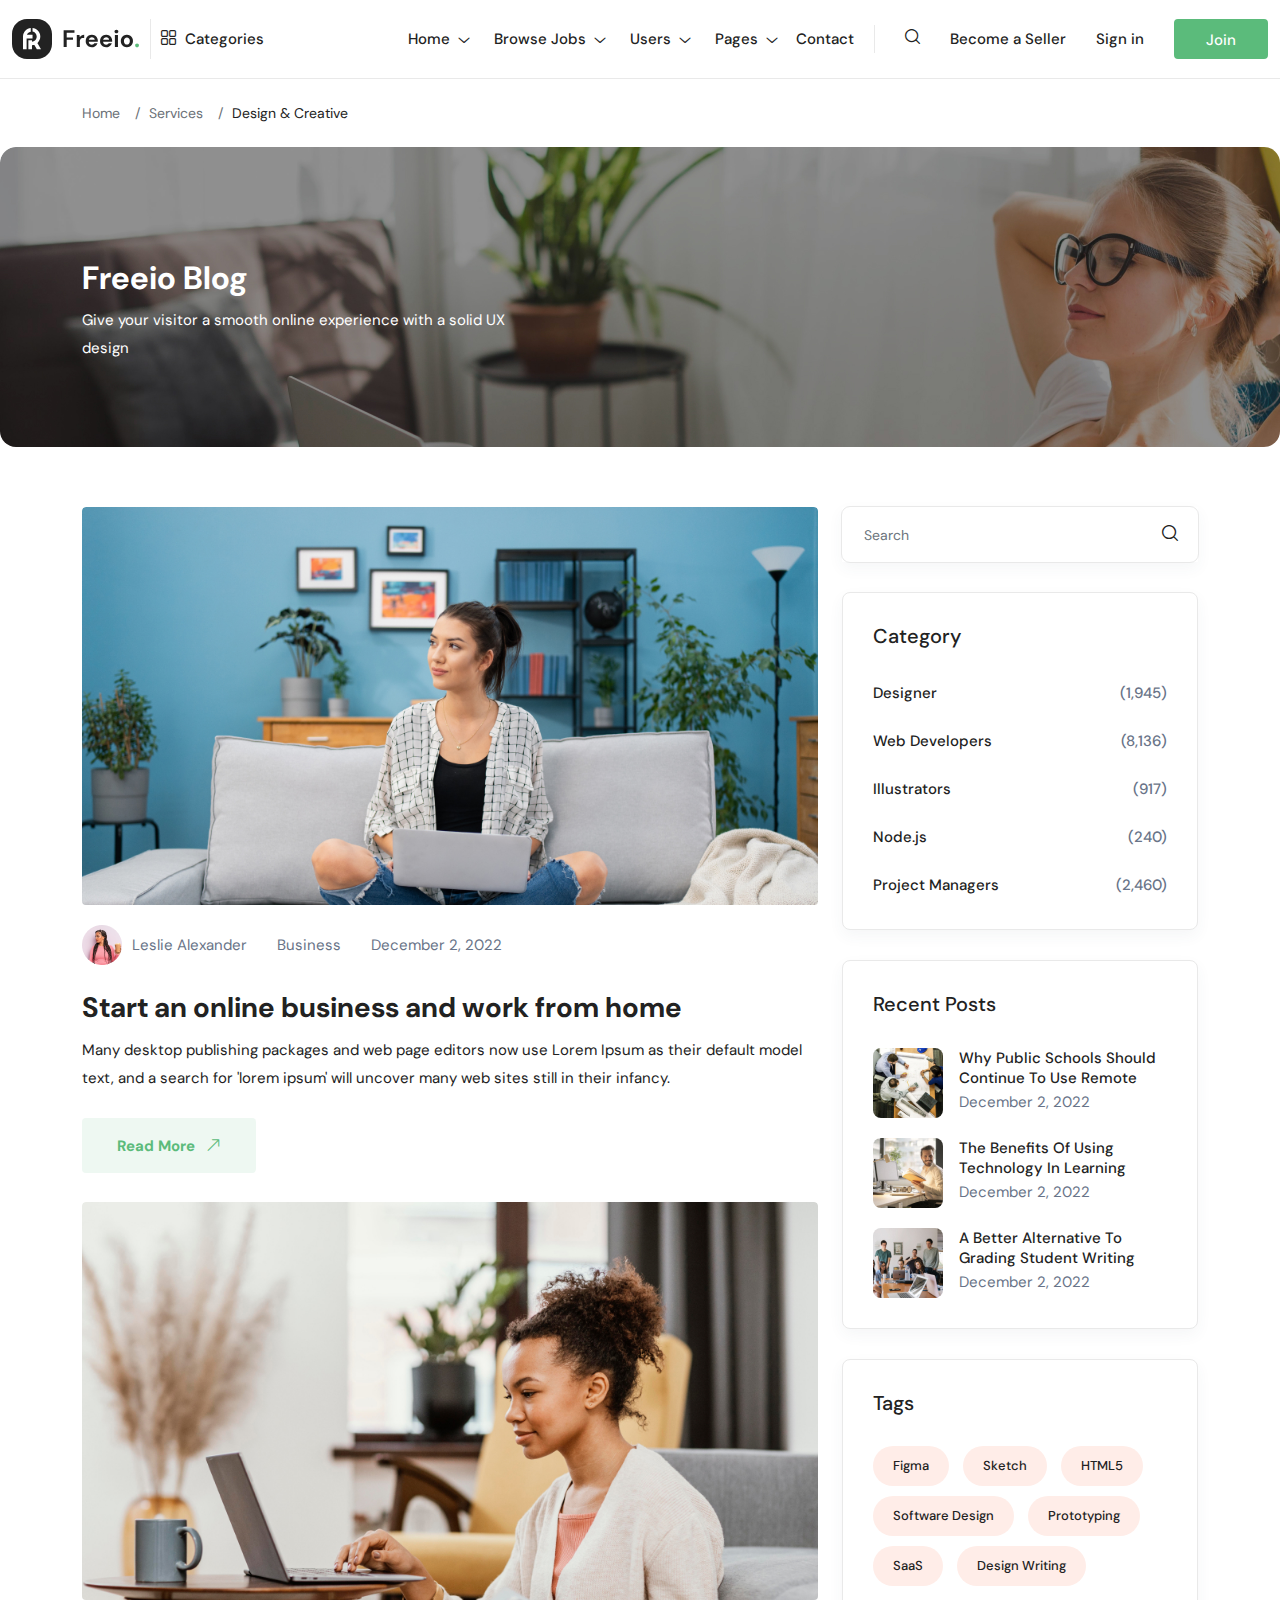
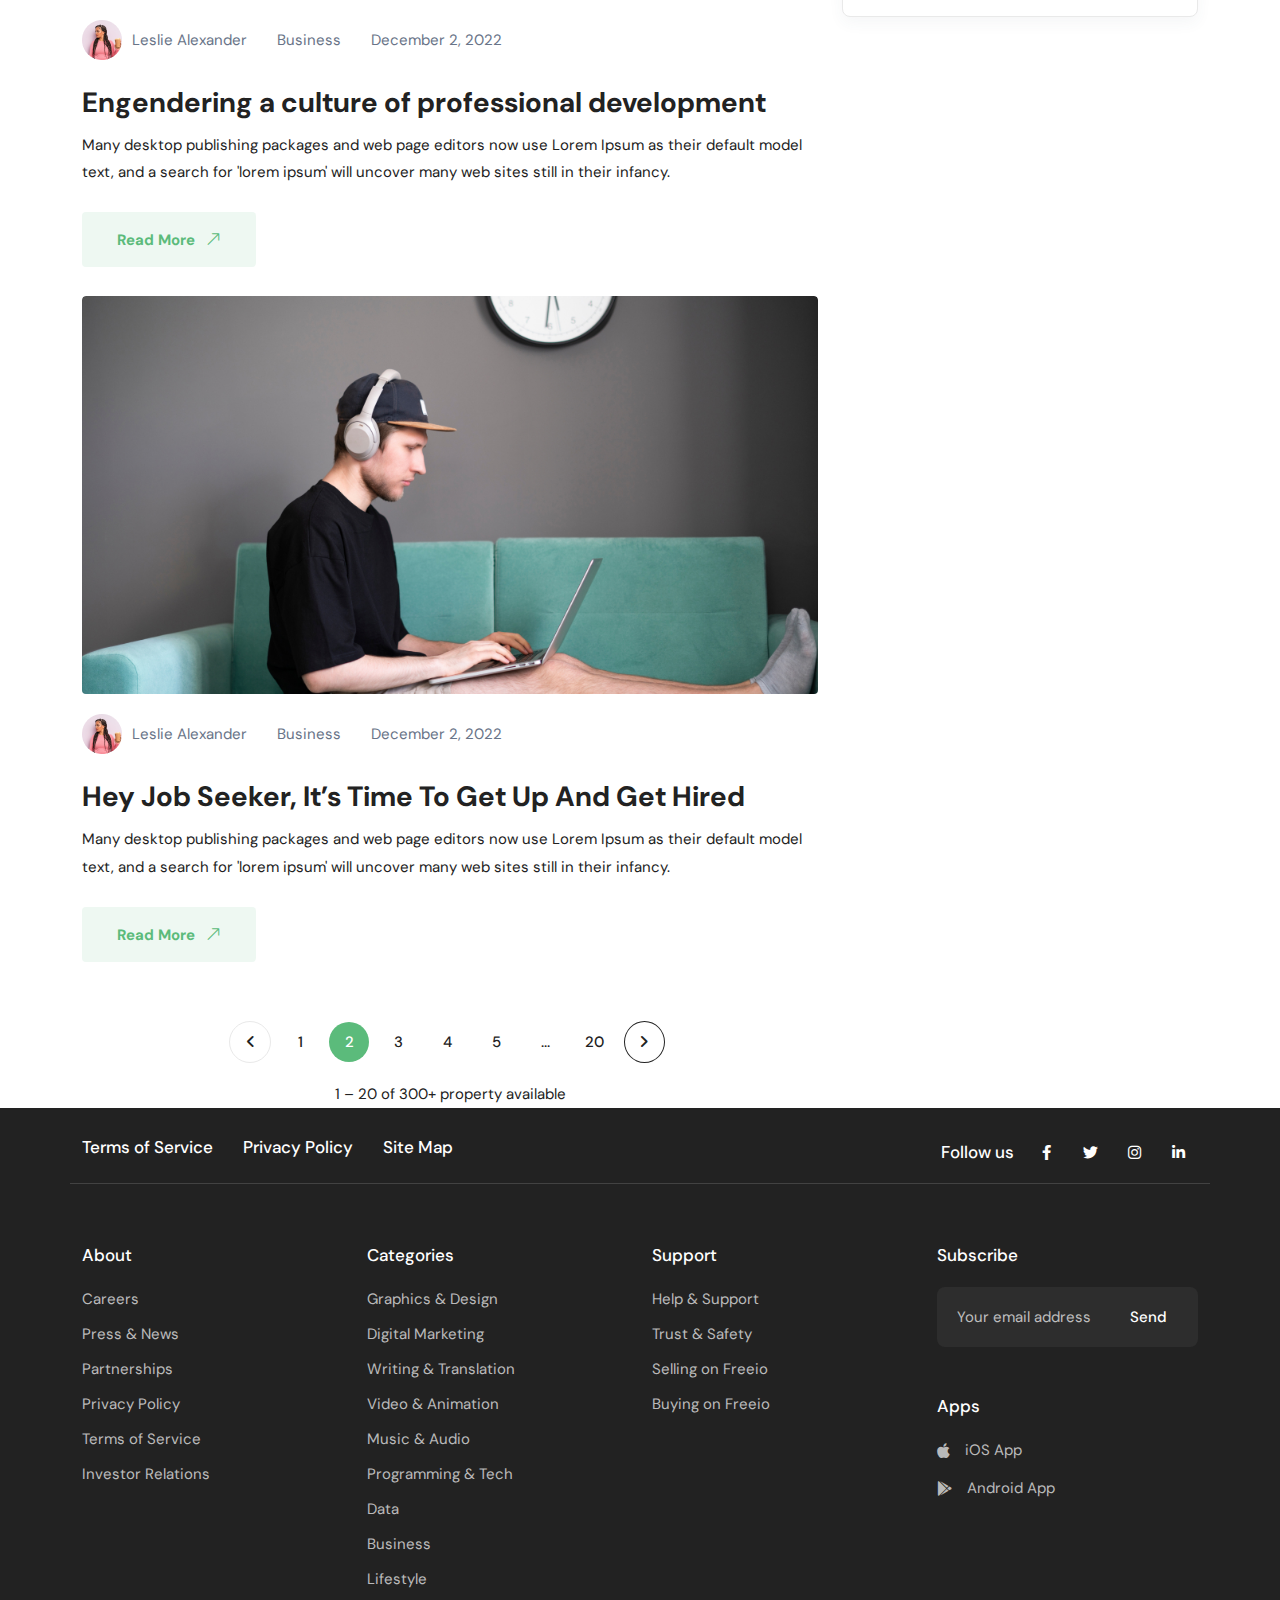
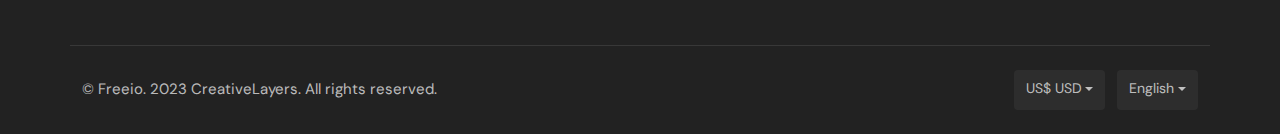
<file: page-blog-v3.html>
<!DOCTYPE html>
<html dir="ltr" lang="en">

<!-- Mirrored from creativelayers.net/themes/freeio-html/page-blog-v3.html by HTTrack Website Copier/3.x [XR&CO'2014], Thu, 28 Sep 2023 16:25:05 GMT -->
<head>
<meta charset="utf-8">
<meta http-equiv="X-UA-Compatible" content="IE=edge">
<meta name="viewport" content="width=device-width, initial-scale=1">
<meta name="keywords" content="bidding, fiverr, freelance marketplace, freelancers, freelancing, gigs, hiring, job board, job portal, job posting, jobs marketplace, peopleperhour, proposals, sell services, upwork">
<meta name="description" content="Freeio - Freelance Marketplace HTML Template">
<meta name="CreativeLayers" content="ATFN">
<!-- css file -->
<link rel="stylesheet" href="css/bootstrap.min.css">
<link rel="stylesheet" href="css/ace-responsive-menu.css">
<link rel="stylesheet" href="css/menu.css">
<link rel="stylesheet" href="css/fontawesome.css">
<link rel="stylesheet" href="css/flaticon.css">
<link rel="stylesheet" href="css/bootstrap-select.min.css">
<link rel="stylesheet" href="css/ud-custom-spacing.css">
<link rel="stylesheet" href="css/style.css">
<link rel="stylesheet" href="css/animate.css">
<link rel="stylesheet" href="css/jquery-ui.min.css">
<!-- Responsive stylesheet -->
<link rel="stylesheet" href="css/responsive.css">
<!-- Title -->
<title>Freeio - Freelance Marketplace HTML Template</title>
<!-- Favicon -->
<link href="images/favicon.ico" sizes="128x128" rel="shortcut icon" type="image/x-icon" />
<link href="images/favicon.ico" sizes="128x128" rel="shortcut icon" />
<!-- Apple Touch Icon -->
<link href="images/apple-touch-icon-60x60.png" sizes="60x60" rel="apple-touch-icon">
<link href="images/apple-touch-icon-72x72.png" sizes="72x72" rel="apple-touch-icon">
<link href="images/apple-touch-icon-114x114.png" sizes="114x114" rel="apple-touch-icon">
<link href="images/apple-touch-icon-180x180.png" sizes="180x180" rel="apple-touch-icon">

<!-- HTML5 shim and Respond.js for IE8 support of HTML5 elements and media queries -->
<!-- WARNING: Respond.js doesn't work if you view the page via file:// -->
<!--[if lt IE 9]>
<script src="https://oss.maxcdn.com/html5shiv/3.7.3/html5shiv.min.js"></script>
<script src="https://oss.maxcdn.com/respond/1.4.2/respond.min.js"></script>
<![endif]-->
</head>
<body>
<div class="wrapper ovh">
  <div class="preloader"></div>
  
  <!-- Main Header Nav -->
  <header class="header-nav nav-innerpage-style main-menu">
    <!-- Ace Responsive Menu -->
    <nav class="posr"> 
      <div class="container-fluid posr menu_bdrt1">
        <div class="row align-items-center justify-content-between">
          <div class="col-auto pe-0">
            <div class="d-flex align-items-center">
              <a class="header-logo bdrr1 pr30 pr5-xl" href="index.html"><img src="images/header-logo-dark.svg" alt="Header Logo"></a>
              <div class="home1_style">
                <div id="mega-menu">
                  <a class="btn-mega fw500" href="#"><span class="pl30 pl10-xl pr5 fz15 vam flaticon-menu"></span> Categories</a>
                  <ul class="menu ps-0">
                    <li> <a class="dropdown" href="#"> <span class="menu-icn flaticon-developer"></span> <span class="menu-title">Development & IT</span> </a>
                      <div class="drop-menu d-flex justify-content-between">
                        <div class="one-third">
                          <div class="h6 cat-title">Web & App Design</div>
                          <ul class="ps-0 mb40">
                            <li><a href="#">Website Design</a></li>
                            <li><a href="#">App DesignUX Design</a></li>
                            <li><a href="#">Landing Page Design</a></li>
                            <li><a href="#">Icon Design</a></li>
                          </ul>
                          <div class="h6 cat-title">Marketing Design</div>
                          <ul class="ps-0 mb-0">
                            <li><a href="#">Social Media Design</a></li>
                            <li><a href="#">Email Design</a></li>
                            <li><a href="#">Web Banners</a></li>
                            <li><a href="#">Signage Design</a></li>
                          </ul>
                        </div>
                        <div class="one-third">
                          <div class="h6 cat-title">Art & Illustration</div>
                          <ul class="ps-0 mb40">
                            <li><a href="#">Illustration</a></li>
                            <li><a href="#">NFT Art</a></li>
                            <li><a href="#">Pattern Design</a></li>
                            <li><a href="#">Portraits & Caricatures</a></li>
                            <li><a href="#">Cartoons & Comics</a></li>
                            <li><a href="#">Tattoo Design</a></li>
                            <li><a href="#">Storyboards</a></li>
                          </ul>
                          <div class="h6 cat-title">Gaming</div>
                          <ul class="ps-0 mb-0">
                            <li><a href="#">Game Art</a></li>
                            <li><a href="#">Graphics for Streamers</a></li>
                            <li><a href="#">Twitch Store</a></li>
                          </ul>
                        </div>
                        <div class="one-third">
                          <div class="h6 cat-title">Visual Design</div>
                          <ul class="ps-0 mb40">
                            <li><a href="#">Image Editing</a></li>
                            <li><a href="#">Presentation Design</a></li>
                            <li><a href="#">Infographic Design</a></li>
                            <li><a href="#">Vector Tracing</a></li>
                            <li><a href="#">Resume Design</a></li>
                          </ul>
                          <div class="h6 cat-title">Print Design</div>
                          <ul class="ps-0 mb-0">
                            <li><a href="#">T-Shirts & Merchandise</a></li>
                            <li><a href="#">Flyer Design</a></li>
                            <li><a href="#">Brochure Design</a></li>
                            <li><a href="#">Poster Design</a></li>
                            <li><a href="#">Catalog Design</a></li>
                          </ul>
                        </div>
                      </div>
                    </li>
                    <li> <a class="dropdown" href="#"> <span class="menu-icn flaticon-web-design-1"></span> <span class="menu-title">Design & Creative</span> </a>
                      <div class="drop-menu d-flex justify-content-between">
                        <div class="one-third">
                          <div class="h6 cat-title">Web & App Design</div>
                          <ul class="ps-0 mb40">
                            <li><a href="#">Website Design</a></li>
                            <li><a href="#">App DesignUX Design</a></li>
                            <li><a href="#">Landing Page Design</a></li>
                            <li><a href="#">Icon Design</a></li>
                          </ul>
                          <div class="h6 cat-title">Marketing Design</div>
                          <ul class="ps-0 mb-0">
                            <li><a href="#">Social Media Design</a></li>
                            <li><a href="#">Email Design</a></li>
                            <li><a href="#">Web Banners</a></li>
                            <li><a href="#">Signage Design</a></li>
                          </ul>
                        </div>
                        <div class="one-third">
                          <div class="h6 cat-title">Art & Illustration</div>
                          <ul class="ps-0 mb40">
                            <li><a href="#">Illustration</a></li>
                            <li><a href="#">NFT Art</a></li>
                            <li><a href="#">Pattern Design</a></li>
                            <li><a href="#">Portraits & Caricatures</a></li>
                            <li><a href="#">Cartoons & Comics</a></li>
                            <li><a href="#">Tattoo Design</a></li>
                            <li><a href="#">Storyboards</a></li>
                          </ul>
                          <div class="h6 cat-title">Gaming</div>
                          <ul class="ps-0 mb-0">
                            <li><a href="#">Game Art</a></li>
                            <li><a href="#">Graphics for Streamers</a></li>
                            <li><a href="#">Twitch Store</a></li>
                          </ul>
                        </div>
                        <div class="one-third">
                          <div class="h6 cat-title">Visual Design</div>
                          <ul class="ps-0 mb40">
                            <li><a href="#">Image Editing</a></li>
                            <li><a href="#">Presentation Design</a></li>
                            <li><a href="#">Infographic Design</a></li>
                            <li><a href="#">Vector Tracing</a></li>
                            <li><a href="#">Resume Design</a></li>
                          </ul>
                          <div class="h6 cat-title">Print Design</div>
                          <ul class="ps-0 mb-0">
                            <li><a href="#">T-Shirts & Merchandise</a></li>
                            <li><a href="#">Flyer Design</a></li>
                            <li><a href="#">Brochure Design</a></li>
                            <li><a href="#">Poster Design</a></li>
                            <li><a href="#">Catalog Design</a></li>
                          </ul>
                        </div>
                      </div>
                    </li>
                    <li> <a class="dropdown" href="#"> <span class="menu-icn flaticon-digital-marketing"></span> <span class="menu-title">Digital Marketing</span> </a>
                      <div class="drop-menu d-flex justify-content-between">
                        <div class="one-third">
                          <div class="h6 cat-title">Web & App Design</div>
                          <ul class="ps-0 mb40">
                            <li><a href="#">Website Design</a></li>
                            <li><a href="#">App DesignUX Design</a></li>
                            <li><a href="#">Landing Page Design</a></li>
                            <li><a href="#">Icon Design</a></li>
                          </ul>
                          <div class="h6 cat-title">Marketing Design</div>
                          <ul class="ps-0 mb-0">
                            <li><a href="#">Social Media Design</a></li>
                            <li><a href="#">Email Design</a></li>
                            <li><a href="#">Web Banners</a></li>
                            <li><a href="#">Signage Design</a></li>
                          </ul>
                        </div>
                        <div class="one-third">
                          <div class="h6 cat-title">Art & Illustration</div>
                          <ul class="ps-0 mb40">
                            <li><a href="#">Illustration</a></li>
                            <li><a href="#">NFT Art</a></li>
                            <li><a href="#">Pattern Design</a></li>
                            <li><a href="#">Portraits & Caricatures</a></li>
                            <li><a href="#">Cartoons & Comics</a></li>
                            <li><a href="#">Tattoo Design</a></li>
                            <li><a href="#">Storyboards</a></li>
                          </ul>
                          <div class="h6 cat-title">Gaming</div>
                          <ul class="ps-0 mb-0">
                            <li><a href="#">Game Art</a></li>
                            <li><a href="#">Graphics for Streamers</a></li>
                            <li><a href="#">Twitch Store</a></li>
                          </ul>
                        </div>
                        <div class="one-third">
                          <div class="h6 cat-title">Visual Design</div>
                          <ul class="ps-0 mb40">
                            <li><a href="#">Image Editing</a></li>
                            <li><a href="#">Presentation Design</a></li>
                            <li><a href="#">Infographic Design</a></li>
                            <li><a href="#">Vector Tracing</a></li>
                            <li><a href="#">Resume Design</a></li>
                          </ul>
                          <div class="h6 cat-title">Print Design</div>
                          <ul class="ps-0 mb-0">
                            <li><a href="#">T-Shirts & Merchandise</a></li>
                            <li><a href="#">Flyer Design</a></li>
                            <li><a href="#">Brochure Design</a></li>
                            <li><a href="#">Poster Design</a></li>
                            <li><a href="#">Catalog Design</a></li>
                          </ul>
                        </div>
                      </div>
                    </li>
                    <li> <a class="dropdown" href="#"> <span class="menu-icn flaticon-translator"></span> <span class="menu-title">Writing & Translation</span> </a>
                      <div class="drop-menu d-flex justify-content-between">
                        <div class="one-third">
                          <div class="h6 cat-title">Web & App Design</div>
                          <ul class="ps-0 mb40">
                            <li><a href="#">Website Design</a></li>
                            <li><a href="#">App DesignUX Design</a></li>
                            <li><a href="#">Landing Page Design</a></li>
                            <li><a href="#">Icon Design</a></li>
                          </ul>
                          <div class="h6 cat-title">Marketing Design</div>
                          <ul class="ps-0 mb-0">
                            <li><a href="#">Social Media Design</a></li>
                            <li><a href="#">Email Design</a></li>
                            <li><a href="#">Web Banners</a></li>
                            <li><a href="#">Signage Design</a></li>
                          </ul>
                        </div>
                        <div class="one-third">
                          <div class="h6 cat-title">Art & Illustration</div>
                          <ul class="ps-0 mb40">
                            <li><a href="#">Illustration</a></li>
                            <li><a href="#">NFT Art</a></li>
                            <li><a href="#">Pattern Design</a></li>
                            <li><a href="#">Portraits & Caricatures</a></li>
                            <li><a href="#">Cartoons & Comics</a></li>
                            <li><a href="#">Tattoo Design</a></li>
                            <li><a href="#">Storyboards</a></li>
                          </ul>
                          <div class="h6 cat-title">Gaming</div>
                          <ul class="ps-0 mb-0">
                            <li><a href="#">Game Art</a></li>
                            <li><a href="#">Graphics for Streamers</a></li>
                            <li><a href="#">Twitch Store</a></li>
                          </ul>
                        </div>
                        <div class="one-third">
                          <div class="h6 cat-title">Visual Design</div>
                          <ul class="ps-0 mb40">
                            <li><a href="#">Image Editing</a></li>
                            <li><a href="#">Presentation Design</a></li>
                            <li><a href="#">Infographic Design</a></li>
                            <li><a href="#">Vector Tracing</a></li>
                            <li><a href="#">Resume Design</a></li>
                          </ul>
                          <div class="h6 cat-title">Print Design</div>
                          <ul class="ps-0 mb-0">
                            <li><a href="#">T-Shirts & Merchandise</a></li>
                            <li><a href="#">Flyer Design</a></li>
                            <li><a href="#">Brochure Design</a></li>
                            <li><a href="#">Poster Design</a></li>
                            <li><a href="#">Catalog Design</a></li>
                          </ul>
                        </div>
                      </div>
                    </li>
                    <li> <a class="dropdown" href="#"> <span class="menu-icn flaticon-microphone"></span> <span class="menu-title">Music & Audio</span> </a>
                      <div class="drop-menu d-flex justify-content-between">
                        <div class="one-third">
                          <div class="h6 cat-title">Web & App Design</div>
                          <ul class="ps-0 mb40">
                            <li><a href="#">Website Design</a></li>
                            <li><a href="#">App DesignUX Design</a></li>
                            <li><a href="#">Landing Page Design</a></li>
                            <li><a href="#">Icon Design</a></li>
                          </ul>
                          <div class="h6 cat-title">Marketing Design</div>
                          <ul class="ps-0 mb-0">
                            <li><a href="#">Social Media Design</a></li>
                            <li><a href="#">Email Design</a></li>
                            <li><a href="#">Web Banners</a></li>
                            <li><a href="#">Signage Design</a></li>
                          </ul>
                        </div>
                        <div class="one-third">
                          <div class="h6 cat-title">Art & Illustration</div>
                          <ul class="ps-0 mb40">
                            <li><a href="#">Illustration</a></li>
                            <li><a href="#">NFT Art</a></li>
                            <li><a href="#">Pattern Design</a></li>
                            <li><a href="#">Portraits & Caricatures</a></li>
                            <li><a href="#">Cartoons & Comics</a></li>
                            <li><a href="#">Tattoo Design</a></li>
                            <li><a href="#">Storyboards</a></li>
                          </ul>
                          <div class="h6 cat-title">Gaming</div>
                          <ul class="ps-0 mb-0">
                            <li><a href="#">Game Art</a></li>
                            <li><a href="#">Graphics for Streamers</a></li>
                            <li><a href="#">Twitch Store</a></li>
                          </ul>
                        </div>
                        <div class="one-third">
                          <div class="h6 cat-title">Visual Design</div>
                          <ul class="ps-0 mb40">
                            <li><a href="#">Image Editing</a></li>
                            <li><a href="#">Presentation Design</a></li>
                            <li><a href="#">Infographic Design</a></li>
                            <li><a href="#">Vector Tracing</a></li>
                            <li><a href="#">Resume Design</a></li>
                          </ul>
                          <div class="h6 cat-title">Print Design</div>
                          <ul class="ps-0 mb-0">
                            <li><a href="#">T-Shirts & Merchandise</a></li>
                            <li><a href="#">Flyer Design</a></li>
                            <li><a href="#">Brochure Design</a></li>
                            <li><a href="#">Poster Design</a></li>
                            <li><a href="#">Catalog Design</a></li>
                          </ul>
                        </div>
                      </div>
                    </li>
                    <li> <a class="dropdown" href="#"> <span class="menu-icn flaticon-video-file"></span> <span class="menu-title">Video & Animation</span> </a>
                      <div class="drop-menu d-flex justify-content-between">
                        <div class="one-third">
                          <div class="h6 cat-title">Web & App Design</div>
                          <ul class="ps-0 mb40">
                            <li><a href="#">Website Design</a></li>
                            <li><a href="#">App DesignUX Design</a></li>
                            <li><a href="#">Landing Page Design</a></li>
                            <li><a href="#">Icon Design</a></li>
                          </ul>
                          <div class="h6 cat-title">Marketing Design</div>
                          <ul class="ps-0 mb-0">
                            <li><a href="#">Social Media Design</a></li>
                            <li><a href="#">Email Design</a></li>
                            <li><a href="#">Web Banners</a></li>
                            <li><a href="#">Signage Design</a></li>
                          </ul>
                        </div>
                        <div class="one-third">
                          <div class="h6 cat-title">Art & Illustration</div>
                          <ul class="ps-0 mb40">
                            <li><a href="#">Illustration</a></li>
                            <li><a href="#">NFT Art</a></li>
                            <li><a href="#">Pattern Design</a></li>
                            <li><a href="#">Portraits & Caricatures</a></li>
                            <li><a href="#">Cartoons & Comics</a></li>
                            <li><a href="#">Tattoo Design</a></li>
                            <li><a href="#">Storyboards</a></li>
                          </ul>
                          <div class="h6 cat-title">Gaming</div>
                          <ul class="ps-0 mb-0">
                            <li><a href="#">Game Art</a></li>
                            <li><a href="#">Graphics for Streamers</a></li>
                            <li><a href="#">Twitch Store</a></li>
                          </ul>
                        </div>
                        <div class="one-third">
                          <div class="h6 cat-title">Visual Design</div>
                          <ul class="ps-0 mb40">
                            <li><a href="#">Image Editing</a></li>
                            <li><a href="#">Presentation Design</a></li>
                            <li><a href="#">Infographic Design</a></li>
                            <li><a href="#">Vector Tracing</a></li>
                            <li><a href="#">Resume Design</a></li>
                          </ul>
                          <div class="h6 cat-title">Print Design</div>
                          <ul class="ps-0 mb-0">
                            <li><a href="#">T-Shirts & Merchandise</a></li>
                            <li><a href="#">Flyer Design</a></li>
                            <li><a href="#">Brochure Design</a></li>
                            <li><a href="#">Poster Design</a></li>
                            <li><a href="#">Catalog Design</a></li>
                          </ul>
                        </div>
                      </div>
                    </li>
                    <li> <a class="dropdown" href="#"> <span class="menu-icn flaticon-ruler"></span> <span class="menu-title">Engineering & Architecture</span> </a>
                      <div class="drop-menu d-flex justify-content-between">
                        <div class="one-third">
                          <div class="h6 cat-title">Web & App Design</div>
                          <ul class="ps-0 mb40">
                            <li><a href="#">Website Design</a></li>
                            <li><a href="#">App DesignUX Design</a></li>
                            <li><a href="#">Landing Page Design</a></li>
                            <li><a href="#">Icon Design</a></li>
                          </ul>
                          <div class="h6 cat-title">Marketing Design</div>
                          <ul class="ps-0 mb-0">
                            <li><a href="#">Social Media Design</a></li>
                            <li><a href="#">Email Design</a></li>
                            <li><a href="#">Web Banners</a></li>
                            <li><a href="#">Signage Design</a></li>
                          </ul>
                        </div>
                        <div class="one-third">
                          <div class="h6 cat-title">Art & Illustration</div>
                          <ul class="ps-0 mb40">
                            <li><a href="#">Illustration</a></li>
                            <li><a href="#">NFT Art</a></li>
                            <li><a href="#">Pattern Design</a></li>
                            <li><a href="#">Portraits & Caricatures</a></li>
                            <li><a href="#">Cartoons & Comics</a></li>
                            <li><a href="#">Tattoo Design</a></li>
                            <li><a href="#">Storyboards</a></li>
                          </ul>
                          <div class="h6 cat-title">Gaming</div>
                          <ul class="ps-0 mb-0">
                            <li><a href="#">Game Art</a></li>
                            <li><a href="#">Graphics for Streamers</a></li>
                            <li><a href="#">Twitch Store</a></li>
                          </ul>
                        </div>
                        <div class="one-third">
                          <div class="h6 cat-title">Visual Design</div>
                          <ul class="ps-0 mb40">
                            <li><a href="#">Image Editing</a></li>
                            <li><a href="#">Presentation Design</a></li>
                            <li><a href="#">Infographic Design</a></li>
                            <li><a href="#">Vector Tracing</a></li>
                            <li><a href="#">Resume Design</a></li>
                          </ul>
                          <div class="h6 cat-title">Print Design</div>
                          <ul class="ps-0 mb-0">
                            <li><a href="#">T-Shirts & Merchandise</a></li>
                            <li><a href="#">Flyer Design</a></li>
                            <li><a href="#">Brochure Design</a></li>
                            <li><a href="#">Poster Design</a></li>
                            <li><a href="#">Catalog Design</a></li>
                          </ul>
                        </div>
                      </div>
                    </li>
                    <li> <a class="dropdown" href="#"> <span class="menu-icn flaticon-goal"></span> <span class="menu-title">Finance & Accounting</span> </a>
                      <div class="drop-menu d-flex justify-content-between">
                        <div class="one-third">
                          <div class="h6 cat-title">Web & App Design</div>
                          <ul class="ps-0 mb40">
                            <li><a href="#">Website Design</a></li>
                            <li><a href="#">App DesignUX Design</a></li>
                            <li><a href="#">Landing Page Design</a></li>
                            <li><a href="#">Icon Design</a></li>
                          </ul>
                          <div class="h6 cat-title">Marketing Design</div>
                          <ul class="ps-0 mb-0">
                            <li><a href="#">Social Media Design</a></li>
                            <li><a href="#">Email Design</a></li>
                            <li><a href="#">Web Banners</a></li>
                            <li><a href="#">Signage Design</a></li>
                          </ul>
                        </div>
                        <div class="one-third">
                          <div class="h6 cat-title">Art & Illustration</div>
                          <ul class="ps-0 mb40">
                            <li><a href="#">Illustration</a></li>
                            <li><a href="#">NFT Art</a></li>
                            <li><a href="#">Pattern Design</a></li>
                            <li><a href="#">Portraits & Caricatures</a></li>
                            <li><a href="#">Cartoons & Comics</a></li>
                            <li><a href="#">Tattoo Design</a></li>
                            <li><a href="#">Storyboards</a></li>
                          </ul>
                          <div class="h6 cat-title">Gaming</div>
                          <ul class="ps-0 mb-0">
                            <li><a href="#">Game Art</a></li>
                            <li><a href="#">Graphics for Streamers</a></li>
                            <li><a href="#">Twitch Store</a></li>
                          </ul>
                        </div>
                        <div class="one-third">
                          <div class="h6 cat-title">Visual Design</div>
                          <ul class="ps-0 mb40">
                            <li><a href="#">Image Editing</a></li>
                            <li><a href="#">Presentation Design</a></li>
                            <li><a href="#">Infographic Design</a></li>
                            <li><a href="#">Vector Tracing</a></li>
                            <li><a href="#">Resume Design</a></li>
                          </ul>
                          <div class="h6 cat-title">Print Design</div>
                          <ul class="ps-0 mb-0">
                            <li><a href="#">T-Shirts & Merchandise</a></li>
                            <li><a href="#">Flyer Design</a></li>
                            <li><a href="#">Brochure Design</a></li>
                            <li><a href="#">Poster Design</a></li>
                            <li><a href="#">Catalog Design</a></li>
                          </ul>
                        </div>
                      </div>
                    </li>
                  </ul>
                </div>
              </div>
            </div>
          </div>
          <div class="col-auto">
            <div class="d-flex align-items-center">
              <!-- Responsive Menu Structure-->
              <ul id="respMenu" class="ace-responsive-menu" data-menu-style="horizontal">
                <li class="visible_list"> <a class="list-item" href="#"><span class="title">Home</span></a>
                  <!-- Level Two-->
                  <ul>
                    <li><a href="index.html">Home V1</a></li>
                    <li><a href="index2.html">Home V2</a></li>
                    <li><a href="index3.html">Home V3</a></li>
                    <li><a href="index4.html">Home V4</a></li>
                    <li><a href="index5.html">Home V5</a></li>
                    <li><a href="index6.html">Home V6</a></li>
                    <li><a href="index7.html">Home V7</a></li>
                    <li><a href="index8.html">Home V8</a></li>
                    <li><a href="index9.html">Home V9</a></li>
                    <li><a href="index10.html">Home V10</a></li>
                  </ul>
                </li>
                <li class="visible_list"> <a class="list-item" href="#"><span class="title">Browse Jobs</span></a>
                  <ul >
                    <li> <a href="#"><span class="title">Services</span></a>
                      <ul>
                        <li><a href="page-service-v1.html">Service v1</a></li>
                        <li><a href="page-service-v2.html">Service v2</a></li>
                        <li><a href="page-service-v3.html">Service v3</a></li>
                        <li><a href="page-service-v4.html">Service v4</a></li>
                        <li><a href="page-service-v5.html">Service v5</a></li>
                        <li><a href="page-service-v6.html">Service v6</a></li>
                        <li><a href="page-service-v7.html">Service v7</a></li>
                        <li><a href="page-service-all.html">Service All</a></li>
                        <li><a href="page-service-single.html">Service Single</a></li>
                      </ul>
                    </li>
                    <li> <a href="#"><span class="title">Projects</span></a>
                      <ul>
                        <li><a href="page-project-v1.html">Project v1</a></li>
                        <li><a href="page-project-single.html">Project Single</a></li>
                      </ul>
                    </li>
                    <li> <a href="#"><span class="title">Job View</span></a>
                      <ul>
                        <li><a href="page-job-list-v1.html">Job list v1</a></li>
                        <li><a href="page-job-list-v2.html">Job list v2</a></li>
                        <li><a href="page-job-list-v3.html">Job list V3</a></li>
                        <li><a href="page-job-list-single.html">Job Single</a></li>
                      </ul>
                    </li>
                  </ul>
                </li>
                <li class="visible_list"> <a class="list-item" href="#"><span class="title">Users</span></a>
                  <ul>
                    <li> <a href="#"><span class="title">Dashboard</span></a>
                      <ul>
                        <li><a href="page-dashboard.html">Dashboard</a></li>
                        <li><a href="page-dashboard-proposal.html">Proposal</a></li>
                        <li><a href="page-dashboard-save.html">Saved</a></li>
                        <li><a href="page-dashboard-message.html">Message</a></li>
                        <li><a href="page-dashboard-reviews.html">Reviews</a></li>
                        <li><a href="page-dashboard-invoice.html">Invoice</a></li>
                        <li><a href="page-dashboard-payouts.html">Payouts</a></li>
                        <li><a href="page-dashboard-statement.html">Statement</a></li>
                        <li><a href="page-dashboard-manage-service.html">Manage Service</a></li>
                        <li><a href="page-dashboard-add-service.html">Add Services</a></li>
                        <li><a href="page-dashboard-manage-jobs.html">Manage Jobs</a></li>
                        <li><a href="page-dashboard-manage-project.html">Manage Project</a></li>
                        <li><a href="page-dashboard-create-project.html">Create Project</a></li>
                        <li><a href="page-dashboard-profile.html">My Profile</a></li>
                      </ul>
                    </li>
                    <li> <a href="#"><span class="title">Employee</span></a>
                      <ul>
                        <li><a href="page-employee-v1.html">Employee V1</a></li>
                        <li><a href="page-employee-v2.html">Employee V2</a></li>
                        <li><a href="page-employee-single.html">Employee Single</a></li>
                      </ul>
                    </li>
                    <li> <a href="#"><span class="title">Freelancer</span></a>
                      <ul>
                        <li><a href="page-freelancer-v1.html">Freelancer V1</a></li>
                        <li><a href="page-freelancer-v2.html">Freelancer V2</a></li>
                        <li><a href="page-freelancer-v3.html">Freelancer V3</a></li>
                        <li><a href="page-freelancer-single.html">Freelancer Single</a></li>
                      </ul>
                    </li>
                    <li> <a href="page-become-seller.html"><span class="title">Become Seller</span></a></li>
                  </ul>
                </li>
                <li class="visible_list"> <a class="list-item" href="#"><span class="title">Pages</span></a>
                  <ul>
                    <li> <a href="#"><span class="title">About</span></a>
                      <ul>
                        <li><a href="page-about.html">About v1</a></li>
                        <li><a href="page-about-v2.html">About v2</a></li>
                      </ul>
                    </li>
                    <li> <a href="#"><span class="title">Blog</span></a>
                      <ul>
                        <li><a href="page-blog-v1.html">List V1</a></li>
                        <li><a href="page-blog-v2.html">List V2</a></li>
                        <li><a href="page-blog-v3.html">List V3</a></li>
                        <li><a href="page-blog-single.html">Single</a></li>
                      </ul>
                    </li>
                    <li> <a href="#"><span class="title">Shop</span></a>
                      <ul>
                        <li><a href="page-shop.html">List</a></li>
                        <li><a href="page-shop-single.html">Single</a></li>
                        <li><a href="page-shop-cart.html">Cart</a></li>
                        <li><a href="page-shop-checkout.html">Checkout</a></li>
                        <li><a href="page-shop-order.html">Order</a></li>
                      </ul>
                    </li>
                    <li><a href="page-contact.html">Contact</a></li>
                    <li><a href="page-error.html">404</a></li>
                    <li><a href="page-faq.html">Faq</a></li>
                    <li><a href="page-help.html">Help</a></li>
                    <li><a href="page-invoice.html">Invoices</a></li>
                    <li><a href="page-login.html">Login</a></li>
                    <li><a href="page-pricing.html">Pricing</a></li>
                    <li><a href="page-register.html">Register</a></li>
                    <li><a href="page-terms.html">Terms</a></li>
                    <li><a href="page-ui-element.html">UI Elements</a></li>
                  </ul>
                </li>
                <li> <a class="list-item" href="page-contact.html">Contact</a></li>
              </ul>
              <a class="login-info bdrl1 pl15-lg pl30" data-bs-toggle="modal" href="#exampleModalToggle" role="button"><span class="flaticon-loupe"></span></a>
              <a class="login-info mx15-lg mx30" href="page-become-seller.html"><span class="d-none d-xl-inline-block">Become a</span> Seller</a>
              <a class="login-info mr15-lg mr30" href="page-login.html">Sign in</a>
              <a class="ud-btn btn-thm add-joining" href="page-register.html">Join</a>
            </div>
          </div>
        </div>
      </div>
    </nav>
  </header>
  <!-- Search Modal -->
  <div class="search-modal">
    <div class="modal fade" id="exampleModalToggle" aria-hidden="true" aria-labelledby="exampleModalToggleLabel" tabindex="-1">
      <div class="modal-dialog modal-lg">
        <div class="modal-content">
          <div class="modal-header">
            <h5 class="modal-title" id="exampleModalToggleLabel"></h5>
            <button type="button" class="btn-close" data-bs-dismiss="modal" aria-label="Close"><i class="fal fa-xmark"></i></button>
          </div>
          <div class="modal-body">
            <div class="popup-search-field search_area">
              <input type="text" class="form-control border-0" placeholder="What service are you looking for today?">
              <label><span class="far fa-magnifying-glass"></span></label>
              <button class="ud-btn btn-thm" type="submit">Search</button>
            </div>
          </div>
        </div>
      </div>
    </div>
  </div>

  <div class="hiddenbar-body-ovelay"></div>

  <!-- Mobile Nav  -->
  <div id="page" class="mobilie_header_nav stylehome1">
    <div class="mobile-menu">
      <div class="header bdrb1">
        <div class="menu_and_widgets">
          <div class="mobile_menu_bar d-flex justify-content-between align-items-center">
            <a class="mobile_logo" href="#"><img src="images/header-logo-dark.svg" alt=""></a>
            <div class="right-side text-end">
              <a class="" href="page-login.html">join</a>
              <a class="menubar ml30" href="#menu"><img src="images/mobile-dark-nav-icon.svg" alt=""></a>
            </div>
          </div>
        </div>
        <div class="posr"><div class="mobile_menu_close_btn"><span class="far fa-times"></span></div></div>
      </div>
    </div>
    <!-- /.mobile-menu -->
    <nav id="menu" class="">
      <ul>
        <li><span>Home</span>
          <ul>
            <li><a href="index.html">Home V1</a></li>
            <li><a href="index2.html">Home V2</a></li>
            <li><a href="index3.html">Home V3</a></li>
            <li><a href="index4.html">Home V4</a></li>
            <li><a href="index5.html">Home V5</a></li>
            <li><a href="index6.html">Home V6</a></li>
            <li><a href="index7.html">Home V7</a></li>
            <li><a href="index8.html">Home V8</a></li>
            <li><a href="index9.html">Home V9</a></li>
            <li><a href="index10.html">Home V10</a></li>
          </ul>
        </li>
        <li><span>Browse Jobs</span>
          <ul>
            <li><span>Services</span>
              <ul>
                <li><a href="page-service-v1.html">Service v1</a></li>
                <li><a href="page-service-v2.html">Service v2</a></li>
                <li><a href="page-service-v3.html">Service v3</a></li>
                <li><a href="page-service-v4.html">Service v4</a></li>
                <li><a href="page-service-v5.html">Service v5</a></li>
                <li><a href="page-service-v6.html">Service v6</a></li>
                <li><a href="page-service-v7.html">Service v7</a></li>
                <li><a href="page-service-all.html">Service All</a></li>
                <li><a href="page-service-single.html">Service Single</a></li>
              </ul>
            </li>
            <li><span>Projects</span>
              <ul>
                <li><a href="page-project-v1.html">Project v1</a></li>
                <li><a href="page-project-single.html">Project Single</a></li>
              </ul>
            </li>
            <li><span>Job View</span>
              <ul>
                <li><a href="page-job-list-v1.html">Job list v1</a></li>
                <li><a href="page-job-list-v2.html">Job list v2</a></li>
                <li><a href="page-job-list-v3.html">Job list V3</a></li>
                <li><a href="page-job-list-single.html">Job Single</a></li>
              </ul>
            </li>
          </ul>
        </li>
        <li><span>Users</span>
          <ul>
            <li><span>Dashboard</span>
              <ul>
                <li><a href="page-dashboard.html">Dashboard</a></li>
                <li><a href="page-dashboard-proposal.html">Proposal</a></li>
                <li><a href="page-dashboard-save.html">Saved</a></li>
                <li><a href="page-dashboard-message.html">Message</a></li>
                <li><a href="page-dashboard-reviews.html">Reviews</a></li>
                <li><a href="page-dashboard-invoice.html">Invoice</a></li>
                <li><a href="page-dashboard-payouts.html">Payouts</a></li>
                <li><a href="page-dashboard-statement.html">Statement</a></li>
                <li><a href="page-dashboard-manage-service.html">Manage Service</a></li>
                <li><a href="page-dashboard-add-service.html">Add Services</a></li>
                <li><a href="page-dashboard-manage-jobs.html">Manage Jobs</a></li>
                <li><a href="page-dashboard-manage-project.html">Manage Project</a></li>
                <li><a href="page-dashboard-create-project.html">Create Project</a></li>
                <li><a href="page-dashboard-profile.html">My Profile</a></li>
              </ul>
            </li>
            <li><span>Employee</span>
              <ul>
                <li><a href="page-employee-v1.html">Employee V1</a></li>
                <li><a href="page-employee-v2.html">Employee V2</a></li>
                <li><a href="page-employee-single.html">Employee Single</a></li>
              </ul>
            </li>
            <li><span>Freelancer</span>
              <ul>
                <li><a href="page-freelancer-v1.html">Freelancer V1</a></li>
                <li><a href="page-freelancer-v2.html">Freelancer V2</a></li>
                <li><a href="page-freelancer-v3.html">Freelancer V3</a></li>
                <li><a href="page-freelancer-single.html">Freelancer Single</a></li>
              </ul>
            </li>
            <li><a href="page-become-seller.html">Become Seller</a></li>
          </ul>
        </li>
        <li><span>Pages</span>
          <ul>
            <li><span>About</span>
              <ul>
                <li><a href="page-about.html">About v1</a></li>
                <li><a href="page-about-v2.html">About v2</a></li>
              </ul>
            </li>
            <li><span>Shop</span>
              <ul>
                <li><a href="page-shop.html">List</a></li>
                <li><a href="page-shop-single.html">Single</a></li>
                <li><a href="page-shop-cart.html">Cart</a></li>
                <li><a href="page-shop-checkout.html">Checkout</a></li>
                <li><a href="page-shop-order.html">Order</a></li>
              </ul>
            </li>
            <li><a href="page-contact.html">Contact</a></li>
            <li><a href="page-error.html">404</a></li>
            <li><a href="page-faq.html">Faq</a></li>
            <li><a href="page-help.html">Help</a></li>
            <li><a href="page-invoice.html">Invoices</a></li>
            <li><a href="page-login.html">Login</a></li>
            <li><a href="page-pricing.html">Pricing</a></li>
            <li><a href="page-register.html">Register</a></li>
            <li><a href="page-terms.html">Terms</a></li>
            <li><a href="page-ui-element.html">UI Elements</a></li>
          </ul>
        </li>
        <li><span>Blog</span>
          <ul>
            <li><a href="page-blog-v1.html">List V1</a></li>
            <li><a href="page-blog-v2.html">List V2</a></li>
            <li><a href="page-blog-v3.html">List V3</a></li>
            <li><a href="page-blog-single.html">Single</a></li>
          </ul>
        </li>
        <!-- Only for Mobile View -->
      </ul>
    </nav>
  </div>

  <div class="body_content">
    <!-- Breadcumb Sections -->
    <section class="breadcumb-section">
      <div class="container">
        <div class="row">
          <div class="col-lg-12">
            <div class="breadcumb-style1">
              <div class="breadcumb-list">
                <a href="#">Home</a>
                <a href="#">Services</a>
                <a href="#">Design & Creative</a>
              </div>
            </div>
          </div>
        </div>
      </div>
    </section>
    <!-- Breadcumb Sections -->
    <section class="breadcumb-section pt-0">
      <div class="cta-about-v1 mx-auto maxw1700 pt120 pb120 bdrs16 position-relative overflow-hidden d-flex align-items-center mx20-lg">
        <div class="container">
          <div class="row">
            <div class="col-xl-5">
              <div class="position-relative">
                <h2 class="text-white">Freeio Blog</h2>
                <p class="text-white mb-0">Give your visitor a smooth online experience with a solid UX design</p>
              </div>
            </div>
          </div>
        </div>
      </div>
    </section>

    <!-- Blog Section Area -->
    <section class="our-blog pt40">
      <div class="container">
        <div class="row wow fadeInUp" data-wow-delay="300ms">
          <div class="col-lg-8">
            <div class="blog-style1 large-size mb20">
              <div class="blog-img"><img class="w-100 bdrs4" src="images/blog/blog-17.jpg" alt=""></div>
              <div class="blog-content px-0 pt20 pb-0">
                <div class="blog-single-meta mb25">
                  <div class="post-author d-sm-flex align-items-center">
                    <img class="mr10" src="images/blog/author-1.png" alt=""><a class="pr15 body-light-color" href="#">Leslie Alexander</a><a class="ml15 pr15 body-light-color" href="#">Business</a><a class="ml15 body-light-color" href="#">December 2, 2022</a>
                  </div>
                </div>
                <h3 class="title mt-1 mb10"><a href="page-blog-single.html">Start an online business and work from home</a></h3>
                <p class="text mb25">Many desktop publishing packages and web page editors now use Lorem Ipsum as their default model text, and a search for 'lorem ipsum' will uncover many web sites still in their infancy.</p>
                <a href="page-blog-single.html" class="ud-btn btn-light-thm">Read More<i class="fal fa-arrow-right-long"></i></a>
              </div>
            </div>
            <div class="blog-style1 large-size mb20">
              <div class="blog-img"><img class="w-100 bdrs4" src="images/blog/blog-18.jpg" alt=""></div>
              <div class="blog-content px-0 pt20 pb-0">
                <div class="blog-single-meta mb25">
                  <div class="post-author d-sm-flex align-items-center">
                    <img class="mr10" src="images/blog/author-1.png" alt=""><a class="pr15 body-light-color" href="#">Leslie Alexander</a><a class="ml15 pr15 body-light-color" href="#">Business</a><a class="ml15 body-light-color" href="#">December 2, 2022</a>
                  </div>
                </div>
                <h3 class="title mt-1 mb10"><a href="page-blog-single.html">Engendering a culture of professional development</a></h3>
                <p class="text mb25">Many desktop publishing packages and web page editors now use Lorem Ipsum as their default model text, and a search for 'lorem ipsum' will uncover many web sites still in their infancy.</p>
                <a href="page-blog-single.html" class="ud-btn btn-light-thm">Read More<i class="fal fa-arrow-right-long"></i></a>
              </div>
            </div>
            <div class="blog-style1 large-size mb50">
              <div class="blog-img"><img class="w-100 bdrs4" src="images/blog/blog-19.jpg" alt=""></div>
              <div class="blog-content px-0 pt20 pb-0">
                <div class="blog-single-meta mb25">
                  <div class="post-author d-sm-flex align-items-center">
                    <img class="mr10" src="images/blog/author-1.png" alt=""><a class="pr15 body-light-color" href="#">Leslie Alexander</a><a class="ml15 pr15 body-light-color" href="#">Business</a><a class="ml15 body-light-color" href="#">December 2, 2022</a>
                  </div>
                </div>
                <h3 class="title mt-1 mb10"><a href="page-blog-single.html">Hey Job Seeker, It’s Time To Get Up And Get Hired</a></h3>
                <p class="text mb25">Many desktop publishing packages and web page editors now use Lorem Ipsum as their default model text, and a search for 'lorem ipsum' will uncover many web sites still in their infancy.</p>
                <a href="page-blog-single.html" class="ud-btn btn-light-thm">Read More<i class="fal fa-arrow-right-long"></i></a>
              </div>
            </div>
            <div class="row">
              <div class="mbp_pagination text-center mb40-md">
                <ul class="page_navigation">
                  <li class="page-item">
                    <a class="page-link" href="#"> <span class="fas fa-angle-left"></span></a>
                  </li>
                  <li class="page-item"><a class="page-link" href="#">1</a></li>
                  <li class="page-item active" aria-current="page">
                    <a class="page-link" href="#">2 <span class="sr-only">(current)</span></a>
                  </li>
                  <li class="page-item"><a class="page-link" href="#">3</a></li>
                  <li class="page-item"><a class="page-link" href="#">4</a></li>
                  <li class="page-item"><a class="page-link" href="#">5</a></li>
                  <li class="page-item"><a class="page-link" href="#">...</a></li>
                  <li class="page-item"><a class="page-link" href="#">20</a></li>
                  <li class="page-item">
                    <a class="page-link" href="#"><span class="fas fa-angle-right"></span></a>
                  </li>
                </ul>
                <p class="mt10 mb-0 pagination_page_count text-center">1 – 20 of 300+ property available</p>
              </div>
            </div>
          </div>
          <div class="col-lg-4">
            <div class="blog-sidebar ms-lg-auto">
              <div class="default-box-shadow1 mb30">
                <div class="search_area">
                  <input type="text" class="form-control" placeholder="Search">
                  <label><span class="flaticon-loupe"></span></label>
                </div>
              </div>
              <div class="sidebar-widget mb30">
                <h4 class="widget-title">Category</h4>
                <div class="category-list mt30">
                  <a class="d-flex align-items-center justify-content-between" href="#">Designer <span class="body-light-color">(1,945)</span></a>
                  <a class="d-flex align-items-center justify-content-between" href="#">Web Developers <span class="body-light-color">(8,136)</span></a>
                  <a class="d-flex align-items-center justify-content-between" href="#">Illustrators <span class="body-light-color">(917)</span></a>
                  <a class="d-flex align-items-center justify-content-between" href="#">Node.js <span class="body-light-color">(240)</span></a>
                  <a class="d-flex align-items-center justify-content-between" href="#">Project Managers <span class="body-light-color">(2,460)</span></a>
                </div>
              </div>
              <div class="sidebar-widget mb30">
                <h4 class="widget-title">Recent Posts</h4>
                <div class="list-news-style d-flex align-items-center mt30 mb20">
                  <div class="news-img flex-shrink-0"><img src="images/blog/blog-s-1.jpg" alt=""></div>
                  <div class="news-content flex-shrink-1 ms-3">
                    <h6 class="new-text mb0">Why Public Schools Should <br class="d-none d-xl-block">Continue To Use Remote</h6>
                    <a class="body-light-color" href="#">December 2, 2022</a>
                  </div>
                </div>
                <div class="list-news-style d-flex align-items-center mb20">
                  <div class="news-img flex-shrink-0"><img src="images/blog/blog-s-2.jpg" alt=""></div>
                  <div class="news-content flex-shrink-1 ms-3">
                    <h6 class="new-text mb0">The Benefits Of Using <br class="d-none d-xl-block">Technology In Learning</h6>
                    <a class="body-light-color" href="#">December 2, 2022</a>
                  </div>
                </div>
                <div class="list-news-style d-flex align-items-center">
                  <div class="news-img flex-shrink-0"><img src="images/blog/blog-s-3.jpg" alt=""></div>
                  <div class="news-content flex-shrink-1 ms-3">
                    <h6 class="new-text mb0">A Better Alternative To <br class="d-none d-xl-block">Grading Student Writing</h6>
                    <a class="body-light-color" href="#">December 2, 2022</a>
                  </div>
                </div>
              </div>
              <div class="sidebar-widget mb30 pb20">
                <h4 class="widget-title">Tags</h4>
                <div class="tag-list mt30">
                  <a href="#">Figma</a>
                  <a href="#">Sketch</a>
                  <a href="#">HTML5</a>
                  <a href="#">Software Design</a>
                  <a href="#">Prototyping</a>
                  <a href="#">SaaS</a>
                  <a href="#">Design Writing</a>
                </div>
              </div>
            </div>
          </div>
        </div>
      </div>
    </section>

    <!-- Our Footer --> 
    <section class="footer-style1 pt25 pb-0">
      <div class="container">
        <div class="row bb-white-light pb10 mb60">
          <div class="col-md-7">
            <div class="d-block text-center text-md-start justify-content-center justify-content-md-start d-md-flex align-items-center mb-3 mb-md-0">
              <a class="fz17 fw500 text-white mr15-md mr30" href="#">Terms of Service</a>
              <a class="fz17 fw500 text-white mr15-md mr30" href="#">Privacy Policy</a>
              <a class="fz17 fw500 text-white" href="#">Site Map</a>
            </div>
          </div>
          <div class="col-md-5">
            <div class="social-widget text-center text-md-end">
              <div class="social-style1">
                <a class="text-white me-2 fw500 fz17" href="#">Follow us</a>
                <a href="#"><i class="fab fa-facebook-f list-inline-item"></i></a>
                <a href="#"><i class="fab fa-twitter list-inline-item"></i></a>
                <a href="#"><i class="fab fa-instagram list-inline-item"></i></a>
                <a href="#"><i class="fab fa-linkedin-in list-inline-item"></i></a>
              </div>
            </div>
          </div>
        </div>
        <div class="row">
          <div class="col-sm-6 col-lg-3">
            <div class="link-style1 mb-4 mb-sm-5">
              <h5 class="text-white mb15">About</h5>
              <div class="link-list">
                <a href="#">Careers</a>
                <a href="#">Press & News</a>
                <a href="#">Partnerships</a>
                <a href="#">Privacy Policy</a>
                <a href="#">Terms of Service</a>
                <a href="#">Investor Relations</a>
              </div>
            </div>
          </div>
          <div class="col-sm-6 col-lg-3">
            <div class="link-style1 mb-4 mb-sm-5">
              <h5 class="text-white mb15">Categories</h5>
              <ul class="ps-0">
                <li><a href="#">Graphics & Design</a></li>
                <li><a href="#">Digital Marketing</a></li>
                <li><a href="#">Writing & Translation</a></li>
                <li><a href="#">Video & Animation</a></li>
                <li><a href="#">Music & Audio</a></li>
                <li><a href="#">Programming & Tech</a></li>
                <li><a href="#">Data</a></li>
                <li><a href="#">Business</a></li>
                <li><a href="#">Lifestyle</a></li>
              </ul>
            </div>
          </div>
          <div class="col-sm-6 col-lg-3">
            <div class="link-style1 mb-4 mb-sm-5">
              <h5 class="text-white mb15">Support</h5>
              <ul class="ps-0">
                <li><a href="#">Help & Support</a></li>
                <li><a href="#">Trust & Safety</a></li>
                <li><a href="#">Selling on Freeio</a></li>
                <li><a href="#">Buying on Freeio</a></li>
              </ul>
            </div>
          </div>
          <div class="col-sm-6 col-lg-3">
            <div class="footer-widget">
              <div class="footer-widget mb-4 mb-sm-5">
                <div class="mailchimp-widget">
                  <h5 class="title text-white mb20">Subscribe</h5>
                  <div class="mailchimp-style1">
                    <input type="email" class="form-control" placeholder="Your email address">
                    <button type="submit">Send</button>
                  </div>
                </div>
              </div>
              <div class="app-widget mb-4 mb-sm-5">
                <h5 class="title text-white mb20">Apps</h5>
                <div class="row mb-4 mb-lg-5">
                  <div class="col-lg-12">
                    <a class="app-list d-flex align-items-center mb10" href="#">
                      <i class="fab fa-apple fz17 mr15"></i>
                      <h6 class="app-title fz15 fw400 mb-0">iOS App</h6>
                    </a>
                    <a class="app-list d-flex align-items-center" href="#">
                      <i class="fab fa-google-play fz15 mr15"></i>
                      <h6 class="app-title fz15 fw400 mb-0">Android App</h6>
                    </a>
                  </div>
                </div>
              </div>
            </div>
          </div>
        </div>
      </div>
      <div class="container white-bdrt1 py-4">
        <div class="row align-items-center">
          <div class="col-md-6">
            <div class="text-center text-lg-start">
              <p class="copyright-text mb-2 mb-md-0 text-white-light ff-heading">© Freeio. 2023 CreativeLayers. All rights reserved.</p>
            </div>
          </div>
          <div class="col-md-6">
            <div class="footer_bottom_right_btns text-center text-lg-end">
              <ul class="p-0 m-0">
                <li class="list-inline-item">
                  <select class="selectpicker show-tick">
                    <option>US$ USD</option>
                    <option>Euro</option>
                    <option>Pound</option>
                  </select>
                </li>
                <li class="list-inline-item">
                  <select class="selectpicker show-tick">
                    <option>English</option>
                    <option>Frenc</option>
                    <option>Italian</option>
                    <option>Spanish</option>
                    <option>Turkey</option>
                  </select>
                </li>
              </ul>
            </div>
          </div>
        </div>
      </div>
    </section>
    <a class="scrollToHome" href="#"><i class="fas fa-angle-up"></i></a>
  </div>
</div>
<!-- Wrapper End --> 
<script src="js/jquery-3.6.4.min.js"></script>
<script src="js/jquery-migrate-3.0.0.min.js"></script>
<script src="js/popper.min.js"></script>
<script src="js/bootstrap.min.js"></script>
<script src="js/bootstrap-select.min.js"></script>
<script src="js/jquery.mmenu.all.js"></script>
<script src="js/ace-responsive-menu.js"></script>
<script src="js/jquery-scrolltofixed-min.js"></script>
<script src="js/wow.min.js"></script>
<!-- Custom script for all pages -->
<script src="js/script.js"></script>
</body>

<!-- Mirrored from creativelayers.net/themes/freeio-html/page-blog-v3.html by HTTrack Website Copier/3.x [XR&CO'2014], Thu, 28 Sep 2023 16:25:10 GMT -->
</html>
</file>
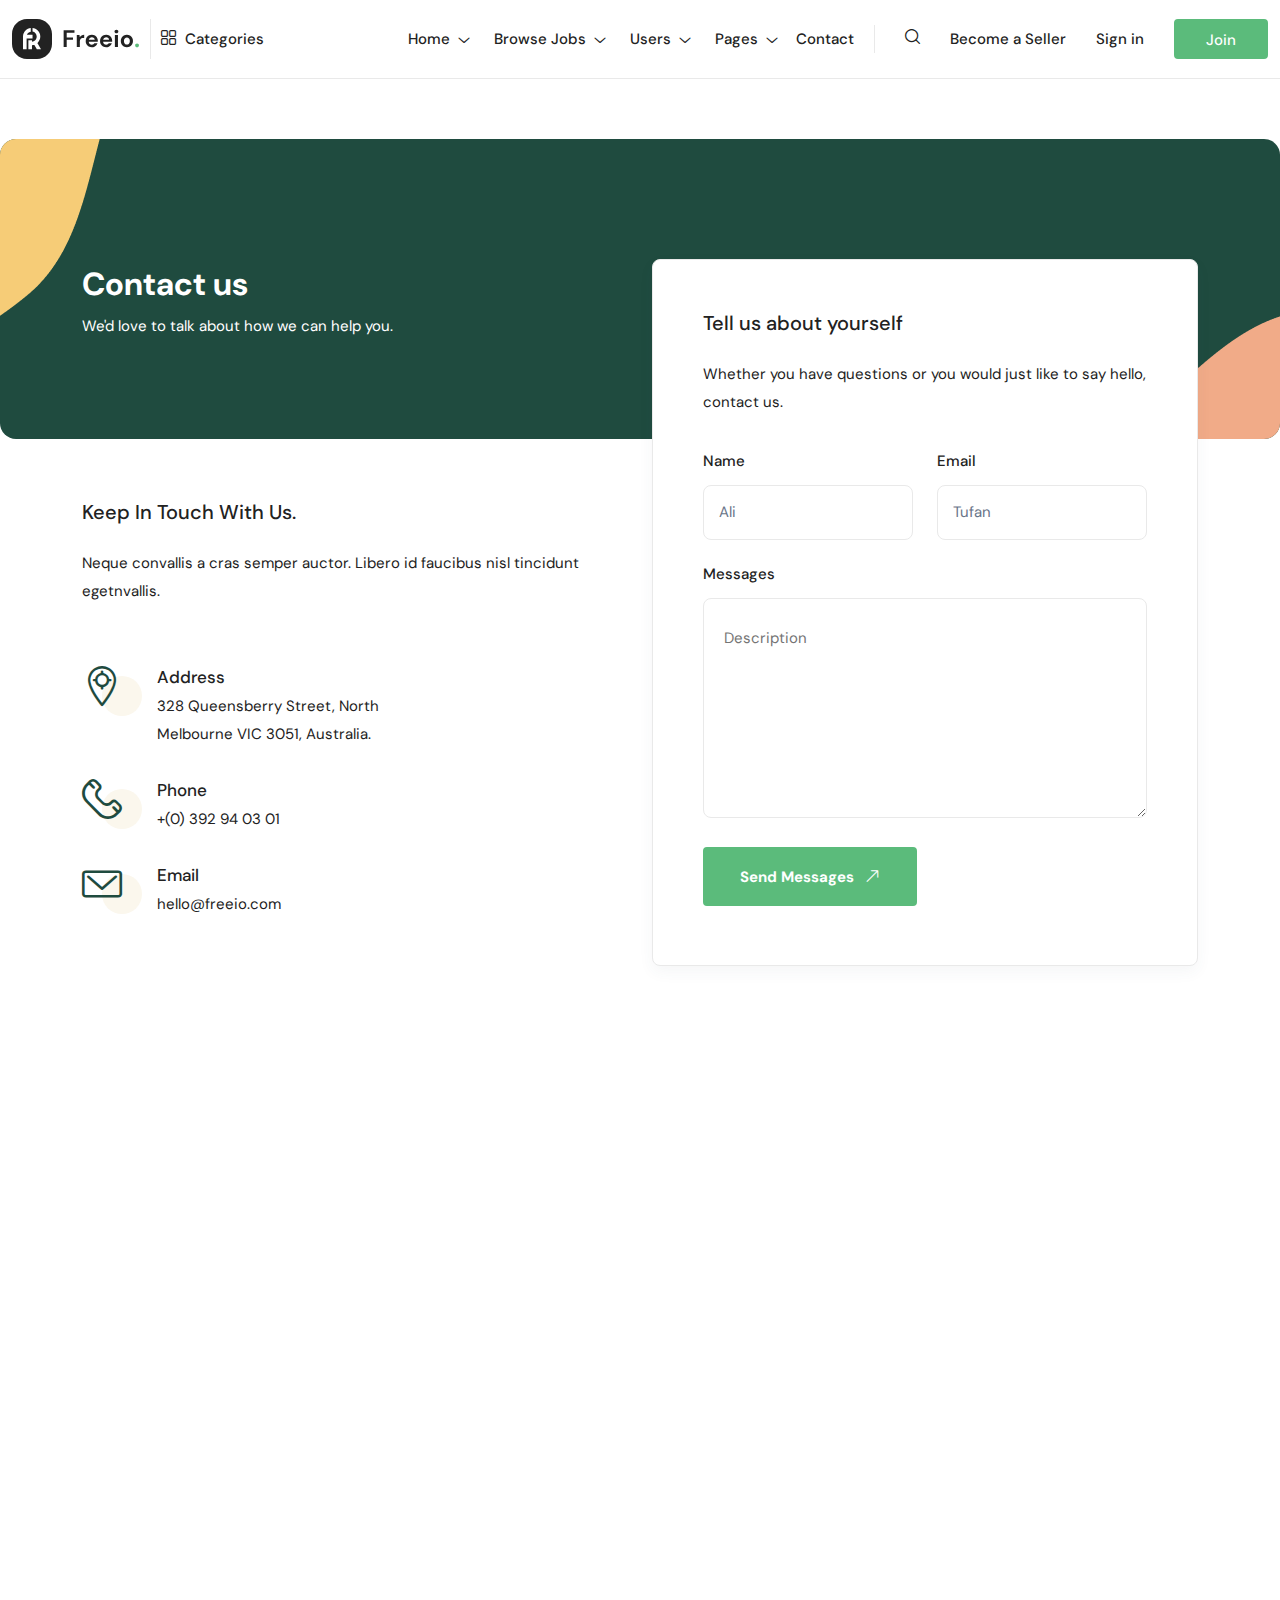
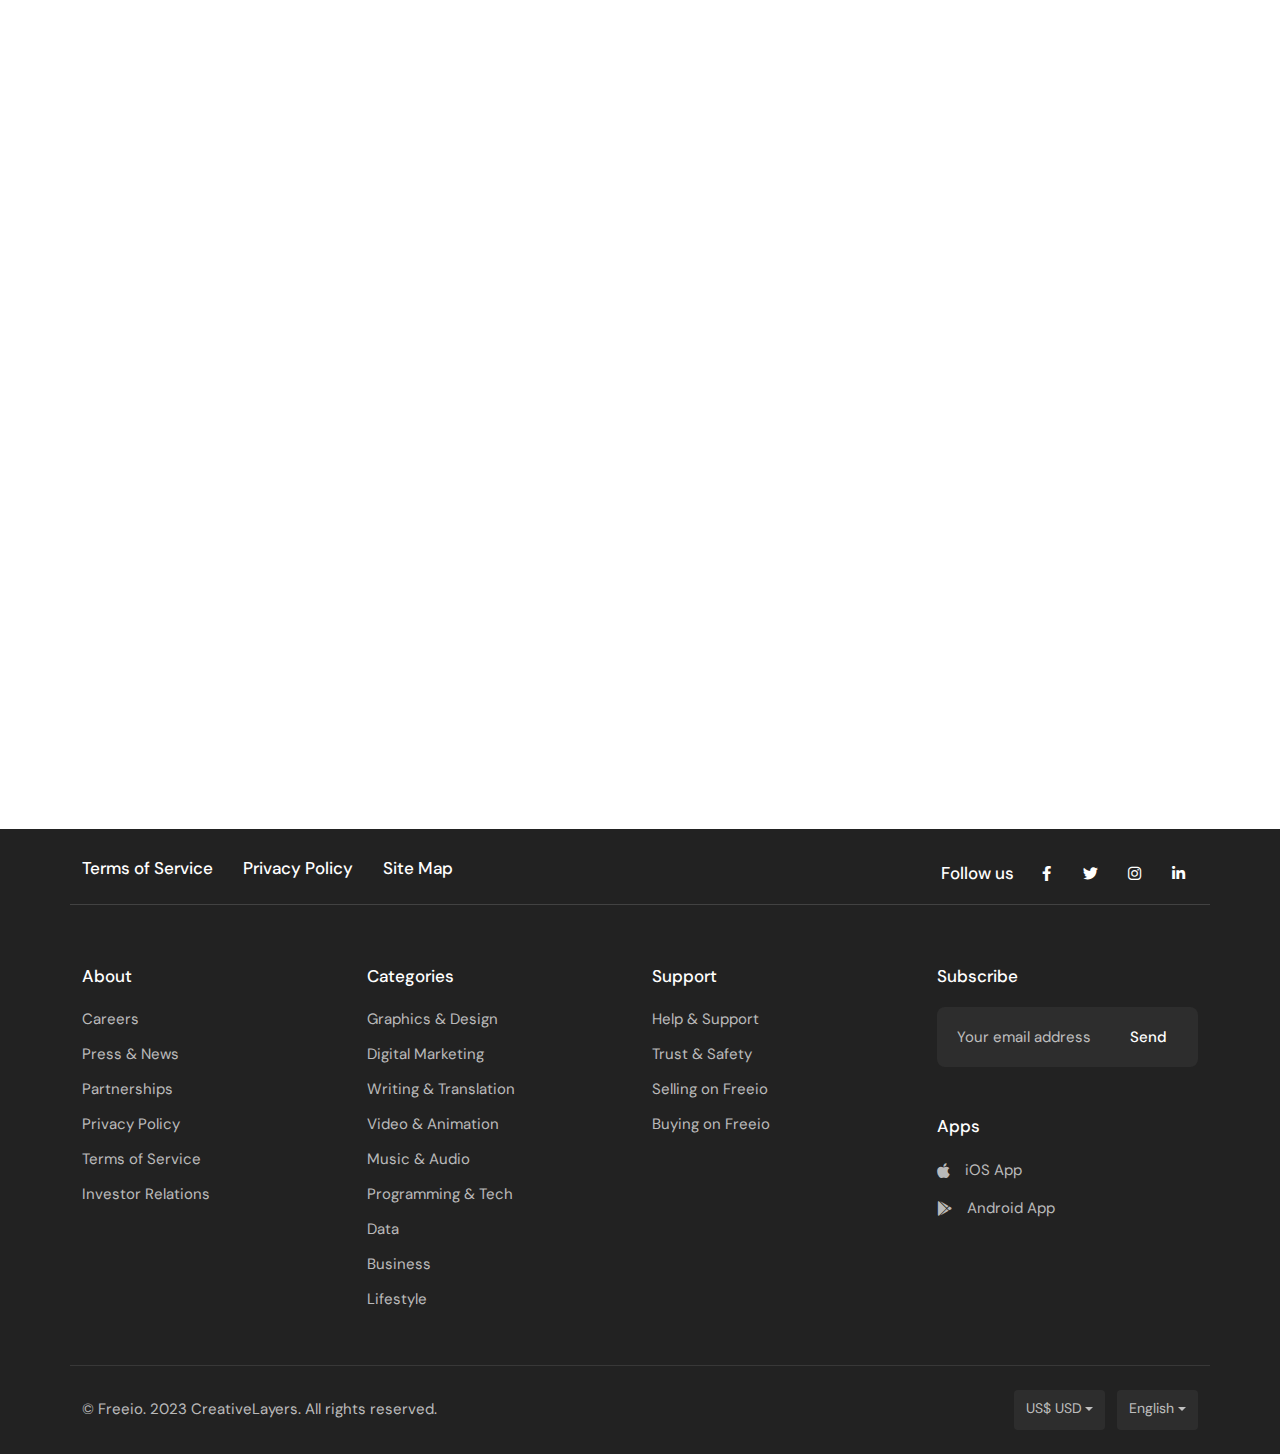
<file: page-contact.html>
<!DOCTYPE html>
<html dir="ltr" lang="en">

<!-- Mirrored from creativelayers.net/themes/freeio-html/page-contact.html by HTTrack Website Copier/3.x [XR&CO'2014], Thu, 28 Sep 2023 16:25:26 GMT -->
<head>
<meta charset="utf-8">
<meta http-equiv="X-UA-Compatible" content="IE=edge">
<meta name="viewport" content="width=device-width, initial-scale=1">
<meta name="keywords" content="bidding, fiverr, freelance marketplace, freelancers, freelancing, gigs, hiring, job board, job portal, job posting, jobs marketplace, peopleperhour, proposals, sell services, upwork">
<meta name="description" content="Freeio - Freelance Marketplace HTML Template">
<meta name="CreativeLayers" content="ATFN">
<!-- css file -->
<link rel="stylesheet" href="css/bootstrap.min.css">
<link rel="stylesheet" href="css/ace-responsive-menu.css">
<link rel="stylesheet" href="css/menu.css">
<link rel="stylesheet" href="css/fontawesome.css">
<link rel="stylesheet" href="css/flaticon.css">
<link rel="stylesheet" href="css/bootstrap-select.min.css">
<link rel="stylesheet" href="css/ud-custom-spacing.css">
<link rel="stylesheet" href="css/style.css">
<link rel="stylesheet" href="css/animate.css">
<link rel="stylesheet" href="css/jquery-ui.min.css">
<!-- Responsive stylesheet -->
<link rel="stylesheet" href="css/responsive.css">
<!-- Title -->
<title>Freeio - Freelance Marketplace HTML Template</title>
<!-- Favicon -->
<link href="images/favicon.ico" sizes="128x128" rel="shortcut icon" type="image/x-icon" />
<link href="images/favicon.ico" sizes="128x128" rel="shortcut icon" />
<!-- Apple Touch Icon -->
<link href="images/apple-touch-icon-60x60.png" sizes="60x60" rel="apple-touch-icon">
<link href="images/apple-touch-icon-72x72.png" sizes="72x72" rel="apple-touch-icon">
<link href="images/apple-touch-icon-114x114.png" sizes="114x114" rel="apple-touch-icon">
<link href="images/apple-touch-icon-180x180.png" sizes="180x180" rel="apple-touch-icon">

<!-- HTML5 shim and Respond.js for IE8 support of HTML5 elements and media queries -->
<!-- WARNING: Respond.js doesn't work if you view the page via file:// -->
<!--[if lt IE 9]>
<script src="https://oss.maxcdn.com/html5shiv/3.7.3/html5shiv.min.js"></script>
<script src="https://oss.maxcdn.com/respond/1.4.2/respond.min.js"></script>
<![endif]-->
</head>
<body>
<div class="wrapper ovh">
  <div class="preloader"></div>
  
  <!-- Main Header Nav -->
  <header class="header-nav nav-innerpage-style main-menu">
    <!-- Ace Responsive Menu -->
    <nav class="posr"> 
      <div class="container-fluid posr menu_bdrt1">
        <div class="row align-items-center justify-content-between">
          <div class="col-auto pe-0">
            <div class="d-flex align-items-center">
              <a class="header-logo bdrr1 pr30 pr5-xl" href="index.html"><img src="images/header-logo-dark.svg" alt="Header Logo"></a>
              <div class="home1_style">
                <div id="mega-menu">
                  <a class="btn-mega fw500" href="#"><span class="pl30 pl10-xl pr5 fz15 vam flaticon-menu"></span> Categories</a>
                  <ul class="menu ps-0">
                    <li> <a class="dropdown" href="#"> <span class="menu-icn flaticon-developer"></span> <span class="menu-title">Development & IT</span> </a>
                      <div class="drop-menu d-flex justify-content-between">
                        <div class="one-third">
                          <div class="h6 cat-title">Web & App Design</div>
                          <ul class="ps-0 mb40">
                            <li><a href="#">Website Design</a></li>
                            <li><a href="#">App DesignUX Design</a></li>
                            <li><a href="#">Landing Page Design</a></li>
                            <li><a href="#">Icon Design</a></li>
                          </ul>
                          <div class="h6 cat-title">Marketing Design</div>
                          <ul class="ps-0 mb-0">
                            <li><a href="#">Social Media Design</a></li>
                            <li><a href="#">Email Design</a></li>
                            <li><a href="#">Web Banners</a></li>
                            <li><a href="#">Signage Design</a></li>
                          </ul>
                        </div>
                        <div class="one-third">
                          <div class="h6 cat-title">Art & Illustration</div>
                          <ul class="ps-0 mb40">
                            <li><a href="#">Illustration</a></li>
                            <li><a href="#">NFT Art</a></li>
                            <li><a href="#">Pattern Design</a></li>
                            <li><a href="#">Portraits & Caricatures</a></li>
                            <li><a href="#">Cartoons & Comics</a></li>
                            <li><a href="#">Tattoo Design</a></li>
                            <li><a href="#">Storyboards</a></li>
                          </ul>
                          <div class="h6 cat-title">Gaming</div>
                          <ul class="ps-0 mb-0">
                            <li><a href="#">Game Art</a></li>
                            <li><a href="#">Graphics for Streamers</a></li>
                            <li><a href="#">Twitch Store</a></li>
                          </ul>
                        </div>
                        <div class="one-third">
                          <div class="h6 cat-title">Visual Design</div>
                          <ul class="ps-0 mb40">
                            <li><a href="#">Image Editing</a></li>
                            <li><a href="#">Presentation Design</a></li>
                            <li><a href="#">Infographic Design</a></li>
                            <li><a href="#">Vector Tracing</a></li>
                            <li><a href="#">Resume Design</a></li>
                          </ul>
                          <div class="h6 cat-title">Print Design</div>
                          <ul class="ps-0 mb-0">
                            <li><a href="#">T-Shirts & Merchandise</a></li>
                            <li><a href="#">Flyer Design</a></li>
                            <li><a href="#">Brochure Design</a></li>
                            <li><a href="#">Poster Design</a></li>
                            <li><a href="#">Catalog Design</a></li>
                          </ul>
                        </div>
                      </div>
                    </li>
                    <li> <a class="dropdown" href="#"> <span class="menu-icn flaticon-web-design-1"></span> <span class="menu-title">Design & Creative</span> </a>
                      <div class="drop-menu d-flex justify-content-between">
                        <div class="one-third">
                          <div class="h6 cat-title">Web & App Design</div>
                          <ul class="ps-0 mb40">
                            <li><a href="#">Website Design</a></li>
                            <li><a href="#">App DesignUX Design</a></li>
                            <li><a href="#">Landing Page Design</a></li>
                            <li><a href="#">Icon Design</a></li>
                          </ul>
                          <div class="h6 cat-title">Marketing Design</div>
                          <ul class="ps-0 mb-0">
                            <li><a href="#">Social Media Design</a></li>
                            <li><a href="#">Email Design</a></li>
                            <li><a href="#">Web Banners</a></li>
                            <li><a href="#">Signage Design</a></li>
                          </ul>
                        </div>
                        <div class="one-third">
                          <div class="h6 cat-title">Art & Illustration</div>
                          <ul class="ps-0 mb40">
                            <li><a href="#">Illustration</a></li>
                            <li><a href="#">NFT Art</a></li>
                            <li><a href="#">Pattern Design</a></li>
                            <li><a href="#">Portraits & Caricatures</a></li>
                            <li><a href="#">Cartoons & Comics</a></li>
                            <li><a href="#">Tattoo Design</a></li>
                            <li><a href="#">Storyboards</a></li>
                          </ul>
                          <div class="h6 cat-title">Gaming</div>
                          <ul class="ps-0 mb-0">
                            <li><a href="#">Game Art</a></li>
                            <li><a href="#">Graphics for Streamers</a></li>
                            <li><a href="#">Twitch Store</a></li>
                          </ul>
                        </div>
                        <div class="one-third">
                          <div class="h6 cat-title">Visual Design</div>
                          <ul class="ps-0 mb40">
                            <li><a href="#">Image Editing</a></li>
                            <li><a href="#">Presentation Design</a></li>
                            <li><a href="#">Infographic Design</a></li>
                            <li><a href="#">Vector Tracing</a></li>
                            <li><a href="#">Resume Design</a></li>
                          </ul>
                          <div class="h6 cat-title">Print Design</div>
                          <ul class="ps-0 mb-0">
                            <li><a href="#">T-Shirts & Merchandise</a></li>
                            <li><a href="#">Flyer Design</a></li>
                            <li><a href="#">Brochure Design</a></li>
                            <li><a href="#">Poster Design</a></li>
                            <li><a href="#">Catalog Design</a></li>
                          </ul>
                        </div>
                      </div>
                    </li>
                    <li> <a class="dropdown" href="#"> <span class="menu-icn flaticon-digital-marketing"></span> <span class="menu-title">Digital Marketing</span> </a>
                      <div class="drop-menu d-flex justify-content-between">
                        <div class="one-third">
                          <div class="h6 cat-title">Web & App Design</div>
                          <ul class="ps-0 mb40">
                            <li><a href="#">Website Design</a></li>
                            <li><a href="#">App DesignUX Design</a></li>
                            <li><a href="#">Landing Page Design</a></li>
                            <li><a href="#">Icon Design</a></li>
                          </ul>
                          <div class="h6 cat-title">Marketing Design</div>
                          <ul class="ps-0 mb-0">
                            <li><a href="#">Social Media Design</a></li>
                            <li><a href="#">Email Design</a></li>
                            <li><a href="#">Web Banners</a></li>
                            <li><a href="#">Signage Design</a></li>
                          </ul>
                        </div>
                        <div class="one-third">
                          <div class="h6 cat-title">Art & Illustration</div>
                          <ul class="ps-0 mb40">
                            <li><a href="#">Illustration</a></li>
                            <li><a href="#">NFT Art</a></li>
                            <li><a href="#">Pattern Design</a></li>
                            <li><a href="#">Portraits & Caricatures</a></li>
                            <li><a href="#">Cartoons & Comics</a></li>
                            <li><a href="#">Tattoo Design</a></li>
                            <li><a href="#">Storyboards</a></li>
                          </ul>
                          <div class="h6 cat-title">Gaming</div>
                          <ul class="ps-0 mb-0">
                            <li><a href="#">Game Art</a></li>
                            <li><a href="#">Graphics for Streamers</a></li>
                            <li><a href="#">Twitch Store</a></li>
                          </ul>
                        </div>
                        <div class="one-third">
                          <div class="h6 cat-title">Visual Design</div>
                          <ul class="ps-0 mb40">
                            <li><a href="#">Image Editing</a></li>
                            <li><a href="#">Presentation Design</a></li>
                            <li><a href="#">Infographic Design</a></li>
                            <li><a href="#">Vector Tracing</a></li>
                            <li><a href="#">Resume Design</a></li>
                          </ul>
                          <div class="h6 cat-title">Print Design</div>
                          <ul class="ps-0 mb-0">
                            <li><a href="#">T-Shirts & Merchandise</a></li>
                            <li><a href="#">Flyer Design</a></li>
                            <li><a href="#">Brochure Design</a></li>
                            <li><a href="#">Poster Design</a></li>
                            <li><a href="#">Catalog Design</a></li>
                          </ul>
                        </div>
                      </div>
                    </li>
                    <li> <a class="dropdown" href="#"> <span class="menu-icn flaticon-translator"></span> <span class="menu-title">Writing & Translation</span> </a>
                      <div class="drop-menu d-flex justify-content-between">
                        <div class="one-third">
                          <div class="h6 cat-title">Web & App Design</div>
                          <ul class="ps-0 mb40">
                            <li><a href="#">Website Design</a></li>
                            <li><a href="#">App DesignUX Design</a></li>
                            <li><a href="#">Landing Page Design</a></li>
                            <li><a href="#">Icon Design</a></li>
                          </ul>
                          <div class="h6 cat-title">Marketing Design</div>
                          <ul class="ps-0 mb-0">
                            <li><a href="#">Social Media Design</a></li>
                            <li><a href="#">Email Design</a></li>
                            <li><a href="#">Web Banners</a></li>
                            <li><a href="#">Signage Design</a></li>
                          </ul>
                        </div>
                        <div class="one-third">
                          <div class="h6 cat-title">Art & Illustration</div>
                          <ul class="ps-0 mb40">
                            <li><a href="#">Illustration</a></li>
                            <li><a href="#">NFT Art</a></li>
                            <li><a href="#">Pattern Design</a></li>
                            <li><a href="#">Portraits & Caricatures</a></li>
                            <li><a href="#">Cartoons & Comics</a></li>
                            <li><a href="#">Tattoo Design</a></li>
                            <li><a href="#">Storyboards</a></li>
                          </ul>
                          <div class="h6 cat-title">Gaming</div>
                          <ul class="ps-0 mb-0">
                            <li><a href="#">Game Art</a></li>
                            <li><a href="#">Graphics for Streamers</a></li>
                            <li><a href="#">Twitch Store</a></li>
                          </ul>
                        </div>
                        <div class="one-third">
                          <div class="h6 cat-title">Visual Design</div>
                          <ul class="ps-0 mb40">
                            <li><a href="#">Image Editing</a></li>
                            <li><a href="#">Presentation Design</a></li>
                            <li><a href="#">Infographic Design</a></li>
                            <li><a href="#">Vector Tracing</a></li>
                            <li><a href="#">Resume Design</a></li>
                          </ul>
                          <div class="h6 cat-title">Print Design</div>
                          <ul class="ps-0 mb-0">
                            <li><a href="#">T-Shirts & Merchandise</a></li>
                            <li><a href="#">Flyer Design</a></li>
                            <li><a href="#">Brochure Design</a></li>
                            <li><a href="#">Poster Design</a></li>
                            <li><a href="#">Catalog Design</a></li>
                          </ul>
                        </div>
                      </div>
                    </li>
                    <li> <a class="dropdown" href="#"> <span class="menu-icn flaticon-microphone"></span> <span class="menu-title">Music & Audio</span> </a>
                      <div class="drop-menu d-flex justify-content-between">
                        <div class="one-third">
                          <div class="h6 cat-title">Web & App Design</div>
                          <ul class="ps-0 mb40">
                            <li><a href="#">Website Design</a></li>
                            <li><a href="#">App DesignUX Design</a></li>
                            <li><a href="#">Landing Page Design</a></li>
                            <li><a href="#">Icon Design</a></li>
                          </ul>
                          <div class="h6 cat-title">Marketing Design</div>
                          <ul class="ps-0 mb-0">
                            <li><a href="#">Social Media Design</a></li>
                            <li><a href="#">Email Design</a></li>
                            <li><a href="#">Web Banners</a></li>
                            <li><a href="#">Signage Design</a></li>
                          </ul>
                        </div>
                        <div class="one-third">
                          <div class="h6 cat-title">Art & Illustration</div>
                          <ul class="ps-0 mb40">
                            <li><a href="#">Illustration</a></li>
                            <li><a href="#">NFT Art</a></li>
                            <li><a href="#">Pattern Design</a></li>
                            <li><a href="#">Portraits & Caricatures</a></li>
                            <li><a href="#">Cartoons & Comics</a></li>
                            <li><a href="#">Tattoo Design</a></li>
                            <li><a href="#">Storyboards</a></li>
                          </ul>
                          <div class="h6 cat-title">Gaming</div>
                          <ul class="ps-0 mb-0">
                            <li><a href="#">Game Art</a></li>
                            <li><a href="#">Graphics for Streamers</a></li>
                            <li><a href="#">Twitch Store</a></li>
                          </ul>
                        </div>
                        <div class="one-third">
                          <div class="h6 cat-title">Visual Design</div>
                          <ul class="ps-0 mb40">
                            <li><a href="#">Image Editing</a></li>
                            <li><a href="#">Presentation Design</a></li>
                            <li><a href="#">Infographic Design</a></li>
                            <li><a href="#">Vector Tracing</a></li>
                            <li><a href="#">Resume Design</a></li>
                          </ul>
                          <div class="h6 cat-title">Print Design</div>
                          <ul class="ps-0 mb-0">
                            <li><a href="#">T-Shirts & Merchandise</a></li>
                            <li><a href="#">Flyer Design</a></li>
                            <li><a href="#">Brochure Design</a></li>
                            <li><a href="#">Poster Design</a></li>
                            <li><a href="#">Catalog Design</a></li>
                          </ul>
                        </div>
                      </div>
                    </li>
                    <li> <a class="dropdown" href="#"> <span class="menu-icn flaticon-video-file"></span> <span class="menu-title">Video & Animation</span> </a>
                      <div class="drop-menu d-flex justify-content-between">
                        <div class="one-third">
                          <div class="h6 cat-title">Web & App Design</div>
                          <ul class="ps-0 mb40">
                            <li><a href="#">Website Design</a></li>
                            <li><a href="#">App DesignUX Design</a></li>
                            <li><a href="#">Landing Page Design</a></li>
                            <li><a href="#">Icon Design</a></li>
                          </ul>
                          <div class="h6 cat-title">Marketing Design</div>
                          <ul class="ps-0 mb-0">
                            <li><a href="#">Social Media Design</a></li>
                            <li><a href="#">Email Design</a></li>
                            <li><a href="#">Web Banners</a></li>
                            <li><a href="#">Signage Design</a></li>
                          </ul>
                        </div>
                        <div class="one-third">
                          <div class="h6 cat-title">Art & Illustration</div>
                          <ul class="ps-0 mb40">
                            <li><a href="#">Illustration</a></li>
                            <li><a href="#">NFT Art</a></li>
                            <li><a href="#">Pattern Design</a></li>
                            <li><a href="#">Portraits & Caricatures</a></li>
                            <li><a href="#">Cartoons & Comics</a></li>
                            <li><a href="#">Tattoo Design</a></li>
                            <li><a href="#">Storyboards</a></li>
                          </ul>
                          <div class="h6 cat-title">Gaming</div>
                          <ul class="ps-0 mb-0">
                            <li><a href="#">Game Art</a></li>
                            <li><a href="#">Graphics for Streamers</a></li>
                            <li><a href="#">Twitch Store</a></li>
                          </ul>
                        </div>
                        <div class="one-third">
                          <div class="h6 cat-title">Visual Design</div>
                          <ul class="ps-0 mb40">
                            <li><a href="#">Image Editing</a></li>
                            <li><a href="#">Presentation Design</a></li>
                            <li><a href="#">Infographic Design</a></li>
                            <li><a href="#">Vector Tracing</a></li>
                            <li><a href="#">Resume Design</a></li>
                          </ul>
                          <div class="h6 cat-title">Print Design</div>
                          <ul class="ps-0 mb-0">
                            <li><a href="#">T-Shirts & Merchandise</a></li>
                            <li><a href="#">Flyer Design</a></li>
                            <li><a href="#">Brochure Design</a></li>
                            <li><a href="#">Poster Design</a></li>
                            <li><a href="#">Catalog Design</a></li>
                          </ul>
                        </div>
                      </div>
                    </li>
                    <li> <a class="dropdown" href="#"> <span class="menu-icn flaticon-ruler"></span> <span class="menu-title">Engineering & Architecture</span> </a>
                      <div class="drop-menu d-flex justify-content-between">
                        <div class="one-third">
                          <div class="h6 cat-title">Web & App Design</div>
                          <ul class="ps-0 mb40">
                            <li><a href="#">Website Design</a></li>
                            <li><a href="#">App DesignUX Design</a></li>
                            <li><a href="#">Landing Page Design</a></li>
                            <li><a href="#">Icon Design</a></li>
                          </ul>
                          <div class="h6 cat-title">Marketing Design</div>
                          <ul class="ps-0 mb-0">
                            <li><a href="#">Social Media Design</a></li>
                            <li><a href="#">Email Design</a></li>
                            <li><a href="#">Web Banners</a></li>
                            <li><a href="#">Signage Design</a></li>
                          </ul>
                        </div>
                        <div class="one-third">
                          <div class="h6 cat-title">Art & Illustration</div>
                          <ul class="ps-0 mb40">
                            <li><a href="#">Illustration</a></li>
                            <li><a href="#">NFT Art</a></li>
                            <li><a href="#">Pattern Design</a></li>
                            <li><a href="#">Portraits & Caricatures</a></li>
                            <li><a href="#">Cartoons & Comics</a></li>
                            <li><a href="#">Tattoo Design</a></li>
                            <li><a href="#">Storyboards</a></li>
                          </ul>
                          <div class="h6 cat-title">Gaming</div>
                          <ul class="ps-0 mb-0">
                            <li><a href="#">Game Art</a></li>
                            <li><a href="#">Graphics for Streamers</a></li>
                            <li><a href="#">Twitch Store</a></li>
                          </ul>
                        </div>
                        <div class="one-third">
                          <div class="h6 cat-title">Visual Design</div>
                          <ul class="ps-0 mb40">
                            <li><a href="#">Image Editing</a></li>
                            <li><a href="#">Presentation Design</a></li>
                            <li><a href="#">Infographic Design</a></li>
                            <li><a href="#">Vector Tracing</a></li>
                            <li><a href="#">Resume Design</a></li>
                          </ul>
                          <div class="h6 cat-title">Print Design</div>
                          <ul class="ps-0 mb-0">
                            <li><a href="#">T-Shirts & Merchandise</a></li>
                            <li><a href="#">Flyer Design</a></li>
                            <li><a href="#">Brochure Design</a></li>
                            <li><a href="#">Poster Design</a></li>
                            <li><a href="#">Catalog Design</a></li>
                          </ul>
                        </div>
                      </div>
                    </li>
                    <li> <a class="dropdown" href="#"> <span class="menu-icn flaticon-goal"></span> <span class="menu-title">Finance & Accounting</span> </a>
                      <div class="drop-menu d-flex justify-content-between">
                        <div class="one-third">
                          <div class="h6 cat-title">Web & App Design</div>
                          <ul class="ps-0 mb40">
                            <li><a href="#">Website Design</a></li>
                            <li><a href="#">App DesignUX Design</a></li>
                            <li><a href="#">Landing Page Design</a></li>
                            <li><a href="#">Icon Design</a></li>
                          </ul>
                          <div class="h6 cat-title">Marketing Design</div>
                          <ul class="ps-0 mb-0">
                            <li><a href="#">Social Media Design</a></li>
                            <li><a href="#">Email Design</a></li>
                            <li><a href="#">Web Banners</a></li>
                            <li><a href="#">Signage Design</a></li>
                          </ul>
                        </div>
                        <div class="one-third">
                          <div class="h6 cat-title">Art & Illustration</div>
                          <ul class="ps-0 mb40">
                            <li><a href="#">Illustration</a></li>
                            <li><a href="#">NFT Art</a></li>
                            <li><a href="#">Pattern Design</a></li>
                            <li><a href="#">Portraits & Caricatures</a></li>
                            <li><a href="#">Cartoons & Comics</a></li>
                            <li><a href="#">Tattoo Design</a></li>
                            <li><a href="#">Storyboards</a></li>
                          </ul>
                          <div class="h6 cat-title">Gaming</div>
                          <ul class="ps-0 mb-0">
                            <li><a href="#">Game Art</a></li>
                            <li><a href="#">Graphics for Streamers</a></li>
                            <li><a href="#">Twitch Store</a></li>
                          </ul>
                        </div>
                        <div class="one-third">
                          <div class="h6 cat-title">Visual Design</div>
                          <ul class="ps-0 mb40">
                            <li><a href="#">Image Editing</a></li>
                            <li><a href="#">Presentation Design</a></li>
                            <li><a href="#">Infographic Design</a></li>
                            <li><a href="#">Vector Tracing</a></li>
                            <li><a href="#">Resume Design</a></li>
                          </ul>
                          <div class="h6 cat-title">Print Design</div>
                          <ul class="ps-0 mb-0">
                            <li><a href="#">T-Shirts & Merchandise</a></li>
                            <li><a href="#">Flyer Design</a></li>
                            <li><a href="#">Brochure Design</a></li>
                            <li><a href="#">Poster Design</a></li>
                            <li><a href="#">Catalog Design</a></li>
                          </ul>
                        </div>
                      </div>
                    </li>
                  </ul>
                </div>
              </div>
            </div>
          </div>
          <div class="col-auto">
            <div class="d-flex align-items-center">
              <!-- Responsive Menu Structure-->
              <ul id="respMenu" class="ace-responsive-menu" data-menu-style="horizontal">
                <li class="visible_list"> <a class="list-item" href="#"><span class="title">Home</span></a>
                  <!-- Level Two-->
                  <ul>
                    <li><a href="index.html">Home V1</a></li>
                    <li><a href="index2.html">Home V2</a></li>
                    <li><a href="index3.html">Home V3</a></li>
                    <li><a href="index4.html">Home V4</a></li>
                    <li><a href="index5.html">Home V5</a></li>
                    <li><a href="index6.html">Home V6</a></li>
                    <li><a href="index7.html">Home V7</a></li>
                    <li><a href="index8.html">Home V8</a></li>
                    <li><a href="index9.html">Home V9</a></li>
                    <li><a href="index10.html">Home V10</a></li>
                  </ul>
                </li>
                <li class="visible_list"> <a class="list-item" href="#"><span class="title">Browse Jobs</span></a>
                  <ul >
                    <li> <a href="#"><span class="title">Services</span></a>
                      <ul>
                        <li><a href="page-service-v1.html">Service v1</a></li>
                        <li><a href="page-service-v2.html">Service v2</a></li>
                        <li><a href="page-service-v3.html">Service v3</a></li>
                        <li><a href="page-service-v4.html">Service v4</a></li>
                        <li><a href="page-service-v5.html">Service v5</a></li>
                        <li><a href="page-service-v6.html">Service v6</a></li>
                        <li><a href="page-service-v7.html">Service v7</a></li>
                        <li><a href="page-service-all.html">Service All</a></li>
                        <li><a href="page-service-single.html">Service Single</a></li>
                      </ul>
                    </li>
                    <li> <a href="#"><span class="title">Projects</span></a>
                      <ul>
                        <li><a href="page-project-v1.html">Project v1</a></li>
                        <li><a href="page-project-single.html">Project Single</a></li>
                      </ul>
                    </li>
                    <li> <a href="#"><span class="title">Job View</span></a>
                      <ul>
                        <li><a href="page-job-list-v1.html">Job list v1</a></li>
                        <li><a href="page-job-list-v2.html">Job list v2</a></li>
                        <li><a href="page-job-list-v3.html">Job list V3</a></li>
                        <li><a href="page-job-list-single.html">Job Single</a></li>
                      </ul>
                    </li>
                  </ul>
                </li>
                <li class="visible_list"> <a class="list-item" href="#"><span class="title">Users</span></a>
                  <ul>
                    <li> <a href="#"><span class="title">Dashboard</span></a>
                      <ul>
                        <li><a href="page-dashboard.html">Dashboard</a></li>
                        <li><a href="page-dashboard-proposal.html">Proposal</a></li>
                        <li><a href="page-dashboard-save.html">Saved</a></li>
                        <li><a href="page-dashboard-message.html">Message</a></li>
                        <li><a href="page-dashboard-reviews.html">Reviews</a></li>
                        <li><a href="page-dashboard-invoice.html">Invoice</a></li>
                        <li><a href="page-dashboard-payouts.html">Payouts</a></li>
                        <li><a href="page-dashboard-statement.html">Statement</a></li>
                        <li><a href="page-dashboard-manage-service.html">Manage Service</a></li>
                        <li><a href="page-dashboard-add-service.html">Add Services</a></li>
                        <li><a href="page-dashboard-manage-jobs.html">Manage Jobs</a></li>
                        <li><a href="page-dashboard-manage-project.html">Manage Project</a></li>
                        <li><a href="page-dashboard-create-project.html">Create Project</a></li>
                        <li><a href="page-dashboard-profile.html">My Profile</a></li>
                      </ul>
                    </li>
                    <li> <a href="#"><span class="title">Employee</span></a>
                      <ul>
                        <li><a href="page-employee-v1.html">Employee V1</a></li>
                        <li><a href="page-employee-v2.html">Employee V2</a></li>
                        <li><a href="page-employee-single.html">Employee Single</a></li>
                      </ul>
                    </li>
                    <li> <a href="#"><span class="title">Freelancer</span></a>
                      <ul>
                        <li><a href="page-freelancer-v1.html">Freelancer V1</a></li>
                        <li><a href="page-freelancer-v2.html">Freelancer V2</a></li>
                        <li><a href="page-freelancer-v3.html">Freelancer V3</a></li>
                        <li><a href="page-freelancer-single.html">Freelancer Single</a></li>
                      </ul>
                    </li>
                    <li> <a href="page-become-seller.html"><span class="title">Become Seller</span></a></li>
                  </ul>
                </li>
                <li class="visible_list"> <a class="list-item" href="#"><span class="title">Pages</span></a>
                  <ul>
                    <li> <a href="#"><span class="title">About</span></a>
                      <ul>
                        <li><a href="page-about.html">About v1</a></li>
                        <li><a href="page-about-v2.html">About v2</a></li>
                      </ul>
                    </li>
                    <li> <a href="#"><span class="title">Blog</span></a>
                      <ul>
                        <li><a href="page-blog-v1.html">List V1</a></li>
                        <li><a href="page-blog-v2.html">List V2</a></li>
                        <li><a href="page-blog-v3.html">List V3</a></li>
                        <li><a href="page-blog-single.html">Single</a></li>
                      </ul>
                    </li>
                    <li> <a href="#"><span class="title">Shop</span></a>
                      <ul>
                        <li><a href="page-shop.html">List</a></li>
                        <li><a href="page-shop-single.html">Single</a></li>
                        <li><a href="page-shop-cart.html">Cart</a></li>
                        <li><a href="page-shop-checkout.html">Checkout</a></li>
                        <li><a href="page-shop-order.html">Order</a></li>
                      </ul>
                    </li>
                    <li><a href="page-contact.html">Contact</a></li>
                    <li><a href="page-error.html">404</a></li>
                    <li><a href="page-faq.html">Faq</a></li>
                    <li><a href="page-help.html">Help</a></li>
                    <li><a href="page-invoice.html">Invoices</a></li>
                    <li><a href="page-login.html">Login</a></li>
                    <li><a href="page-pricing.html">Pricing</a></li>
                    <li><a href="page-register.html">Register</a></li>
                    <li><a href="page-terms.html">Terms</a></li>
                    <li><a href="page-ui-element.html">UI Elements</a></li>
                  </ul>
                </li>
                <li> <a class="list-item" href="page-contact.html">Contact</a></li>
              </ul>
              <a class="login-info bdrl1 pl15-lg pl30" data-bs-toggle="modal" href="#exampleModalToggle" role="button"><span class="flaticon-loupe"></span></a>
              <a class="login-info mx15-lg mx30" href="page-become-seller.html"><span class="d-none d-xl-inline-block">Become a</span> Seller</a>
              <a class="login-info mr15-lg mr30" href="page-login.html">Sign in</a>
              <a class="ud-btn btn-thm add-joining" href="page-register.html">Join</a>
            </div>
          </div>
        </div>
      </div>
    </nav>
  </header>
  <!-- Search Modal -->
  <div class="search-modal">
    <div class="modal fade" id="exampleModalToggle" aria-hidden="true" aria-labelledby="exampleModalToggleLabel" tabindex="-1">
      <div class="modal-dialog modal-lg">
        <div class="modal-content">
          <div class="modal-header">
            <h5 class="modal-title" id="exampleModalToggleLabel"></h5>
            <button type="button" class="btn-close" data-bs-dismiss="modal" aria-label="Close"><i class="fal fa-xmark"></i></button>
          </div>
          <div class="modal-body">
            <div class="popup-search-field search_area">
              <input type="text" class="form-control border-0" placeholder="What service are you looking for today?">
              <label><span class="far fa-magnifying-glass"></span></label>
              <button class="ud-btn btn-thm" type="submit">Search</button>
            </div>
          </div>
        </div>
      </div>
    </div>
  </div>

  <!-- Mobile Nav  -->
  <div id="page" class="mobilie_header_nav stylehome1">
    <div class="mobile-menu">
      <div class="header bdrb1">
        <div class="menu_and_widgets">
          <div class="mobile_menu_bar d-flex justify-content-between align-items-center">
            <a class="mobile_logo" href="#"><img src="images/header-logo-dark.svg" alt=""></a>
            <div class="right-side text-end">
              <a class="" href="page-login.html">join</a>
              <a class="menubar ml30" href="#menu"><img src="images/mobile-dark-nav-icon.svg" alt=""></a>
            </div>
          </div>
        </div>
        <div class="posr"><div class="mobile_menu_close_btn"><span class="far fa-times"></span></div></div>
      </div>
    </div>
    <!-- /.mobile-menu -->
    <nav id="menu" class="">
      <ul>
        <li><span>Home</span>
          <ul>
            <li><a href="index.html">Home V1</a></li>
            <li><a href="index2.html">Home V2</a></li>
            <li><a href="index3.html">Home V3</a></li>
            <li><a href="index4.html">Home V4</a></li>
            <li><a href="index5.html">Home V5</a></li>
            <li><a href="index6.html">Home V6</a></li>
            <li><a href="index7.html">Home V7</a></li>
            <li><a href="index8.html">Home V8</a></li>
            <li><a href="index9.html">Home V9</a></li>
            <li><a href="index10.html">Home V10</a></li>
          </ul>
        </li>
        <li><span>Browse Jobs</span>
          <ul>
            <li><span>Services</span>
              <ul>
                <li><a href="page-service-v1.html">Service v1</a></li>
                <li><a href="page-service-v2.html">Service v2</a></li>
                <li><a href="page-service-v3.html">Service v3</a></li>
                <li><a href="page-service-v4.html">Service v4</a></li>
                <li><a href="page-service-v5.html">Service v5</a></li>
                <li><a href="page-service-v6.html">Service v6</a></li>
                <li><a href="page-service-v7.html">Service v7</a></li>
                <li><a href="page-service-all.html">Service All</a></li>
                <li><a href="page-service-single.html">Service Single</a></li>
              </ul>
            </li>
            <li><span>Projects</span>
              <ul>
                <li><a href="page-project-v1.html">Project v1</a></li>
                <li><a href="page-project-single.html">Project Single</a></li>
              </ul>
            </li>
            <li><span>Job View</span>
              <ul>
                <li><a href="page-job-list-v1.html">Job list v1</a></li>
                <li><a href="page-job-list-v2.html">Job list v2</a></li>
                <li><a href="page-job-list-v3.html">Job list V3</a></li>
                <li><a href="page-job-list-single.html">Job Single</a></li>
              </ul>
            </li>
          </ul>
        </li>
        <li><span>Users</span>
          <ul>
            <li><span>Dashboard</span>
              <ul>
                <li><a href="page-dashboard.html">Dashboard</a></li>
                <li><a href="page-dashboard-proposal.html">Proposal</a></li>
                <li><a href="page-dashboard-save.html">Saved</a></li>
                <li><a href="page-dashboard-message.html">Message</a></li>
                <li><a href="page-dashboard-reviews.html">Reviews</a></li>
                <li><a href="page-dashboard-invoice.html">Invoice</a></li>
                <li><a href="page-dashboard-payouts.html">Payouts</a></li>
                <li><a href="page-dashboard-statement.html">Statement</a></li>
                <li><a href="page-dashboard-manage-service.html">Manage Service</a></li>
                <li><a href="page-dashboard-add-service.html">Add Services</a></li>
                <li><a href="page-dashboard-manage-jobs.html">Manage Jobs</a></li>
                <li><a href="page-dashboard-manage-project.html">Manage Project</a></li>
                <li><a href="page-dashboard-create-project.html">Create Project</a></li>
                <li><a href="page-dashboard-profile.html">My Profile</a></li>
              </ul>
            </li>
            <li><span>Employee</span>
              <ul>
                <li><a href="page-employee-v1.html">Employee V1</a></li>
                <li><a href="page-employee-v2.html">Employee V2</a></li>
                <li><a href="page-employee-single.html">Employee Single</a></li>
              </ul>
            </li>
            <li><span>Freelancer</span>
              <ul>
                <li><a href="page-freelancer-v1.html">Freelancer V1</a></li>
                <li><a href="page-freelancer-v2.html">Freelancer V2</a></li>
                <li><a href="page-freelancer-v3.html">Freelancer V3</a></li>
                <li><a href="page-freelancer-single.html">Freelancer Single</a></li>
              </ul>
            </li>
            <li><a href="page-become-seller.html">Become Seller</a></li>
          </ul>
        </li>
        <li><span>Pages</span>
          <ul>
            <li><span>About</span>
              <ul>
                <li><a href="page-about.html">About v1</a></li>
                <li><a href="page-about-v2.html">About v2</a></li>
              </ul>
            </li>
            <li><span>Shop</span>
              <ul>
                <li><a href="page-shop.html">List</a></li>
                <li><a href="page-shop-single.html">Single</a></li>
                <li><a href="page-shop-cart.html">Cart</a></li>
                <li><a href="page-shop-checkout.html">Checkout</a></li>
                <li><a href="page-shop-order.html">Order</a></li>
              </ul>
            </li>
            <li><a href="page-contact.html">Contact</a></li>
            <li><a href="page-error.html">404</a></li>
            <li><a href="page-faq.html">Faq</a></li>
            <li><a href="page-help.html">Help</a></li>
            <li><a href="page-invoice.html">Invoices</a></li>
            <li><a href="page-login.html">Login</a></li>
            <li><a href="page-pricing.html">Pricing</a></li>
            <li><a href="page-register.html">Register</a></li>
            <li><a href="page-terms.html">Terms</a></li>
            <li><a href="page-ui-element.html">UI Elements</a></li>
          </ul>
        </li>
        <li><span>Blog</span>
          <ul>
            <li><a href="page-blog-v1.html">List V1</a></li>
            <li><a href="page-blog-v2.html">List V2</a></li>
            <li><a href="page-blog-v3.html">List V3</a></li>
            <li><a href="page-blog-single.html">Single</a></li>
          </ul>
        </li>
        <!-- Only for Mobile View -->
      </ul>
    </nav>
  </div>

  <div class="body_content">
    <!-- Breadcumb Sections -->
    <section class="breadcumb-section wow fadeInUp mt40">
      <div class="cta-commmon-v1 cta-banner bgc-thm2 mx-auto maxw1700 pt120 pb120 bdrs16 position-relative overflow-hidden d-flex align-items-center mx20-lg">
        <img class="left-top-img wow zoomIn" src="images/vector-img/left-top.png" alt="">
        <img class="right-bottom-img wow zoomIn" src="images/vector-img/right-bottom.png" alt="">
        <div class="container">
          <div class="row">
            <div class="col-xl-5">
              <div class="position-relative wow fadeInUp" data-wow-delay="300ms">
                <h2 class="text-white">Contact us</h2>
                <p class="text mb0 text-white">We'd love to talk about how we can help you.</p>
              </div>
            </div>
          </div>
        </div>
      </div>
    </section>
    <!-- Our Contact Info -->
    <section class="pt-0">
      <div class="container">
        <div class="row wow fadeInUp" data-wow-delay="300ms">
          <div class="col-lg-6">
            <div class="position-relative mt40">
              <div class="main-title">
                <h4 class="form-title mb25">Keep In Touch With Us.</h4>
                <p class="text">Neque convallis a cras semper auctor. Libero id faucibus nisl tincidunt egetnvallis.</p>
              </div>
              <div class="iconbox-style1 contact-style d-flex align-items-start mb30">
                <div class="icon flex-shrink-0"><span class="flaticon-tracking"></span></div>
                <div class="details">
                  <h5 class="title">Address</h5>
                  <p class="mb-0 text">328 Queensberry Street, North <br> Melbourne VIC 3051, Australia.</p>
                </div>
              </div>
              <div class="iconbox-style1 contact-style d-flex align-items-start mb30">
                <div class="icon flex-shrink-0"><span class="flaticon-call"></span></div>
                <div class="details">
                  <h5 class="title">Phone</h5>
                  <p class="mb-0 text">+(0) 392 94 03 01</p>
                </div>
              </div>
              <div class="iconbox-style1 contact-style d-flex align-items-start mb30">
                <div class="icon flex-shrink-0"><span class="flaticon-mail"></span></div>
                <div class="details">
                  <h5 class="title">Email</h5>
                  <p class="mb-0 text">hello@freeio.com</p>
                </div>
              </div>
            </div>
          </div>
          <div class="col-lg-6">
            <div class="contact-page-form default-box-shadow1 bdrs8 bdr1 p50 mb30-md bgc-white">
              <h4 class="form-title mb25">Tell us about yourself</h4>
              <p class="text mb30">Whether you have questions or you would just like to say hello, contact us.</p>
              <form action="#" class="form-style1">
                <div class="row">
                  <div class="col-md-6">
                    <div class="mb20">
                      <label class="heading-color ff-heading fw500 mb10" for="">Name</label>
                      <input type="text" class="form-control" placeholder="Ali">
                    </div>
                  </div>
                  <div class="col-md-6">
                    <div class="mb20">
                      <label class="heading-color ff-heading fw500 mb10" for="">Email</label>
                      <input type="email" class="form-control" placeholder="Tufan">
                    </div>
                  </div>
                  <div class="col-md-12">
                    <div class="mb20">
                      <label class="heading-color ff-heading fw500 mb10" for="">Messages</label>
                      <textarea name="" id="" cols="30" rows="6" placeholder="Description"></textarea>
                    </div>
                  </div>
                  <div class="col-md-12">
                    <div class="">
                      <a class="ud-btn btn-thm" href="page-contact.html">Send Messages<i class="fal fa-arrow-right-long"></i></a>
                    </div>
                  </div>
                </div>
              </form>
            </div>
          </div>
        </div>
      </div>
    </section> 

    <!-- Google Map -->
    <section class="p-0 wow fadeInUp" data-wow-delay="300ms">
      <div class="mx-auto maxw1700 bdrs16 position-relative mx20-lg">
        <iframe class="contact-page-map" loading="lazy" src="https://maps.google.com/maps?q=London%20Eye%2C%20London%2C%20United%20Kingdom&amp;t=m&amp;z=14&amp;output=embed&amp;iwloc=near" title="London Eye, London, United Kingdom" aria-label="London Eye, London, United Kingdom"></iframe>
      </div>
    </section>

    <!-- Faq -->
    <section class="pb70">
      <div class="container">
        <div class="row">
          <div class="col-lg-6 m-auto wow fadeInUp" data-wow-delay="300ms">
            <div class="main-title text-center">
              <h2 class="title">Frequently Asked Questions</h2>
              <p class="paragraph mt10">Lorem ipsum dolor sit amet, consectetur.</p>
            </div>
          </div>
        </div>
        <div class="row wow fadeInUp" data-wow-delay="300ms">
          <div class="col-lg-8 mx-auto">
            <div class="ui-content">
              <div class="accordion-style1 faq-page">
                <div class="accordion" id="accordionExample">
                  <div class="accordion-item active">
                    <h2 class="accordion-header" id="headingOne">
                      <button class="accordion-button" type="button" data-bs-toggle="collapse" data-bs-target="#collapseOne" aria-expanded="true" aria-controls="collapseOne">What methods of payments are supported?</button>
                    </h2>
                    <div id="collapseOne" class="accordion-collapse collapse show" aria-labelledby="headingOne" data-parent="#accordionExample">
                      <div class="accordion-body">Cras vitae ac nunc orci. Purus amet tortor non at phasellus ultricies hendrerit. Eget a, sit morbi nunc sit id massa. Metus, scelerisque volutpat nec sit vel donec. Sagittis, id volutpat erat vel.</div>
                    </div>
                  </div>
                  <div class="accordion-item">
                    <h2 class="accordion-header" id="headingTwo">
                      <button class="accordion-button collapsed" type="button" data-bs-toggle="collapse" data-bs-target="#collapseTwo" aria-expanded="false" aria-controls="collapseTwo">Can I cancel at anytime?</button>
                    </h2>
                    <div id="collapseTwo" class="accordion-collapse collapse" aria-labelledby="headingTwo" data-parent="#accordionExample">
                      <div class="accordion-body">Cras vitae ac nunc orci. Purus amet tortor non at phasellus ultricies hendrerit. Eget a, sit morbi nunc sit id massa. Metus, scelerisque volutpat nec sit vel donec. Sagittis, id volutpat erat vel.</div>
                    </div>
                  </div>
                  <div class="accordion-item">
                    <h2 class="accordion-header" id="headingThree">
                      <button class="accordion-button collapsed" type="button" data-bs-toggle="collapse" data-bs-target="#collapseThree" aria-expanded="false" aria-controls="collapseThree">How do I get a receipt for my purchase?</button>
                    </h2>
                    <div id="collapseThree" class="accordion-collapse collapse" aria-labelledby="headingThree" data-parent="#accordionExample">
                      <div class="accordion-body">Cras vitae ac nunc orci. Purus amet tortor non at phasellus ultricies hendrerit. Eget a, sit morbi nunc sit id massa. Metus, scelerisque volutpat nec sit vel donec. Sagittis, id volutpat erat vel.</div>
                    </div>
                  </div>
                  <div class="accordion-item">
                    <h2 class="accordion-header" id="headingFour">
                      <button class="accordion-button collapsed" type="button" data-bs-toggle="collapse" data-bs-target="#collapseFour" aria-expanded="false" aria-controls="collapseFour">Which license do I need?</button>
                    </h2>
                    <div id="collapseFour" class="accordion-collapse collapse" aria-labelledby="headingFour" data-parent="#accordionExample">
                      <div class="accordion-body">Cras vitae ac nunc orci. Purus amet tortor non at phasellus ultricies hendrerit. Eget a, sit morbi nunc sit id massa. Metus, scelerisque volutpat nec sit vel donec. Sagittis, id volutpat erat vel.</div>
                    </div>
                  </div>
                  <div class="accordion-item">
                    <h2 class="accordion-header" id="headingFive">
                      <button class="accordion-button collapsed" type="button" data-bs-toggle="collapse" data-bs-target="#collapseFive" aria-expanded="false" aria-controls="collapseFive">How do I get access to a theme I purchased?</button>
                    </h2>
                    <div id="collapseFive" class="accordion-collapse collapse" aria-labelledby="headingFive" data-parent="#accordionExample">
                      <div class="accordion-body">Cras vitae ac nunc orci. Purus amet tortor non at phasellus ultricies hendrerit. Eget a, sit morbi nunc sit id massa. Metus, scelerisque volutpat nec sit vel donec. Sagittis, id volutpat erat vel.</div>
                    </div>
                  </div>
                </div>
              </div>
            </div>
          </div>
        </div>
      </div>
    </section>

    <!-- Our Footer -->
    <section class="footer-style1 pt25 pb-0">
      <div class="container">
        <div class="row bb-white-light pb10 mb60">
          <div class="col-md-7">
            <div class="d-block text-center text-md-start justify-content-center justify-content-md-start d-md-flex align-items-center mb-3 mb-md-0">
              <a class="fz17 fw500 text-white mr15-md mr30" href="#">Terms of Service</a>
              <a class="fz17 fw500 text-white mr15-md mr30" href="#">Privacy Policy</a>
              <a class="fz17 fw500 text-white" href="#">Site Map</a>
            </div>
          </div>
          <div class="col-md-5">
            <div class="social-widget text-center text-md-end">
              <div class="social-style1">
                <a class="text-white me-2 fw500 fz17" href="#">Follow us</a>
                <a href="#"><i class="fab fa-facebook-f list-inline-item"></i></a>
                <a href="#"><i class="fab fa-twitter list-inline-item"></i></a>
                <a href="#"><i class="fab fa-instagram list-inline-item"></i></a>
                <a href="#"><i class="fab fa-linkedin-in list-inline-item"></i></a>
              </div>
            </div>
          </div>
        </div>
        <div class="row">
          <div class="col-sm-6 col-lg-3">
            <div class="link-style1 mb-4 mb-sm-5">
              <h5 class="text-white mb15">About</h5>
              <div class="link-list">
                <a href="#">Careers</a>
                <a href="#">Press & News</a>
                <a href="#">Partnerships</a>
                <a href="#">Privacy Policy</a>
                <a href="#">Terms of Service</a>
                <a href="#">Investor Relations</a>
              </div>
            </div>
          </div>
          <div class="col-sm-6 col-lg-3">
            <div class="link-style1 mb-4 mb-sm-5">
              <h5 class="text-white mb15">Categories</h5>
              <ul class="ps-0">
                <li><a href="#">Graphics & Design</a></li>
                <li><a href="#">Digital Marketing</a></li>
                <li><a href="#">Writing & Translation</a></li>
                <li><a href="#">Video & Animation</a></li>
                <li><a href="#">Music & Audio</a></li>
                <li><a href="#">Programming & Tech</a></li>
                <li><a href="#">Data</a></li>
                <li><a href="#">Business</a></li>
                <li><a href="#">Lifestyle</a></li>
              </ul>
            </div>
          </div>
          <div class="col-sm-6 col-lg-3">
            <div class="link-style1 mb-4 mb-sm-5">
              <h5 class="text-white mb15">Support</h5>
              <ul class="ps-0">
                <li><a href="#">Help & Support</a></li>
                <li><a href="#">Trust & Safety</a></li>
                <li><a href="#">Selling on Freeio</a></li>
                <li><a href="#">Buying on Freeio</a></li>
              </ul>
            </div>
          </div>
          <div class="col-sm-6 col-lg-3">
            <div class="footer-widget">
              <div class="footer-widget mb-4 mb-sm-5">
                <div class="mailchimp-widget">
                  <h5 class="title text-white mb20">Subscribe</h5>
                  <div class="mailchimp-style1">
                    <input type="email" class="form-control" placeholder="Your email address">
                    <button type="submit">Send</button>
                  </div>
                </div>
              </div>
              <div class="app-widget mb-4 mb-sm-5">
                <h5 class="title text-white mb20">Apps</h5>
                <div class="row mb-4 mb-lg-5">
                  <div class="col-lg-12">
                    <a class="app-list d-flex align-items-center mb10" href="#">
                      <i class="fab fa-apple fz17 mr15"></i>
                      <h6 class="app-title fz15 fw400 mb-0">iOS App</h6>
                    </a>
                    <a class="app-list d-flex align-items-center" href="#">
                      <i class="fab fa-google-play fz15 mr15"></i>
                      <h6 class="app-title fz15 fw400 mb-0">Android App</h6>
                    </a>
                  </div>
                </div>
              </div>
            </div>
          </div>
        </div>
      </div>
      <div class="container white-bdrt1 py-4">
        <div class="row align-items-center">
          <div class="col-md-6">
            <div class="text-center text-lg-start">
              <p class="copyright-text mb-2 mb-md-0 text-white-light ff-heading">© Freeio. 2023 CreativeLayers. All rights reserved.</p>
            </div>
          </div>
          <div class="col-md-6">
            <div class="footer_bottom_right_btns text-center text-lg-end">
              <ul class="p-0 m-0">
                <li class="list-inline-item">
                  <select class="selectpicker show-tick">
                    <option>US$ USD</option>
                    <option>Euro</option>
                    <option>Pound</option>
                  </select>
                </li>
                <li class="list-inline-item">
                  <select class="selectpicker show-tick">
                    <option>English</option>
                    <option>Frenc</option>
                    <option>Italian</option>
                    <option>Spanish</option>
                    <option>Turkey</option>
                  </select>
                </li>
              </ul>
            </div>
          </div>
        </div>
      </div>
    </section>
    <a class="scrollToHome" href="#"><i class="fas fa-angle-up"></i></a>
  </div>
</div>
<!-- Wrapper End --> 
<script src="js/jquery-3.6.4.min.js"></script>
<script src="js/jquery-migrate-3.0.0.min.js"></script>
<script src="js/popper.min.js"></script>
<script src="js/bootstrap.min.js"></script>
<script src="js/bootstrap-select.min.js"></script>
<script src="js/jquery.mmenu.all.js"></script>
<script src="js/ace-responsive-menu.js"></script>
<script src="js/jquery-scrolltofixed-min.js"></script>
<script src="js/wow.min.js"></script>
<!-- Custom script for all pages -->
<script src="js/script.js"></script>
</body>

<!-- Mirrored from creativelayers.net/themes/freeio-html/page-contact.html by HTTrack Website Copier/3.x [XR&CO'2014], Thu, 28 Sep 2023 16:25:26 GMT -->
</html>
</file>
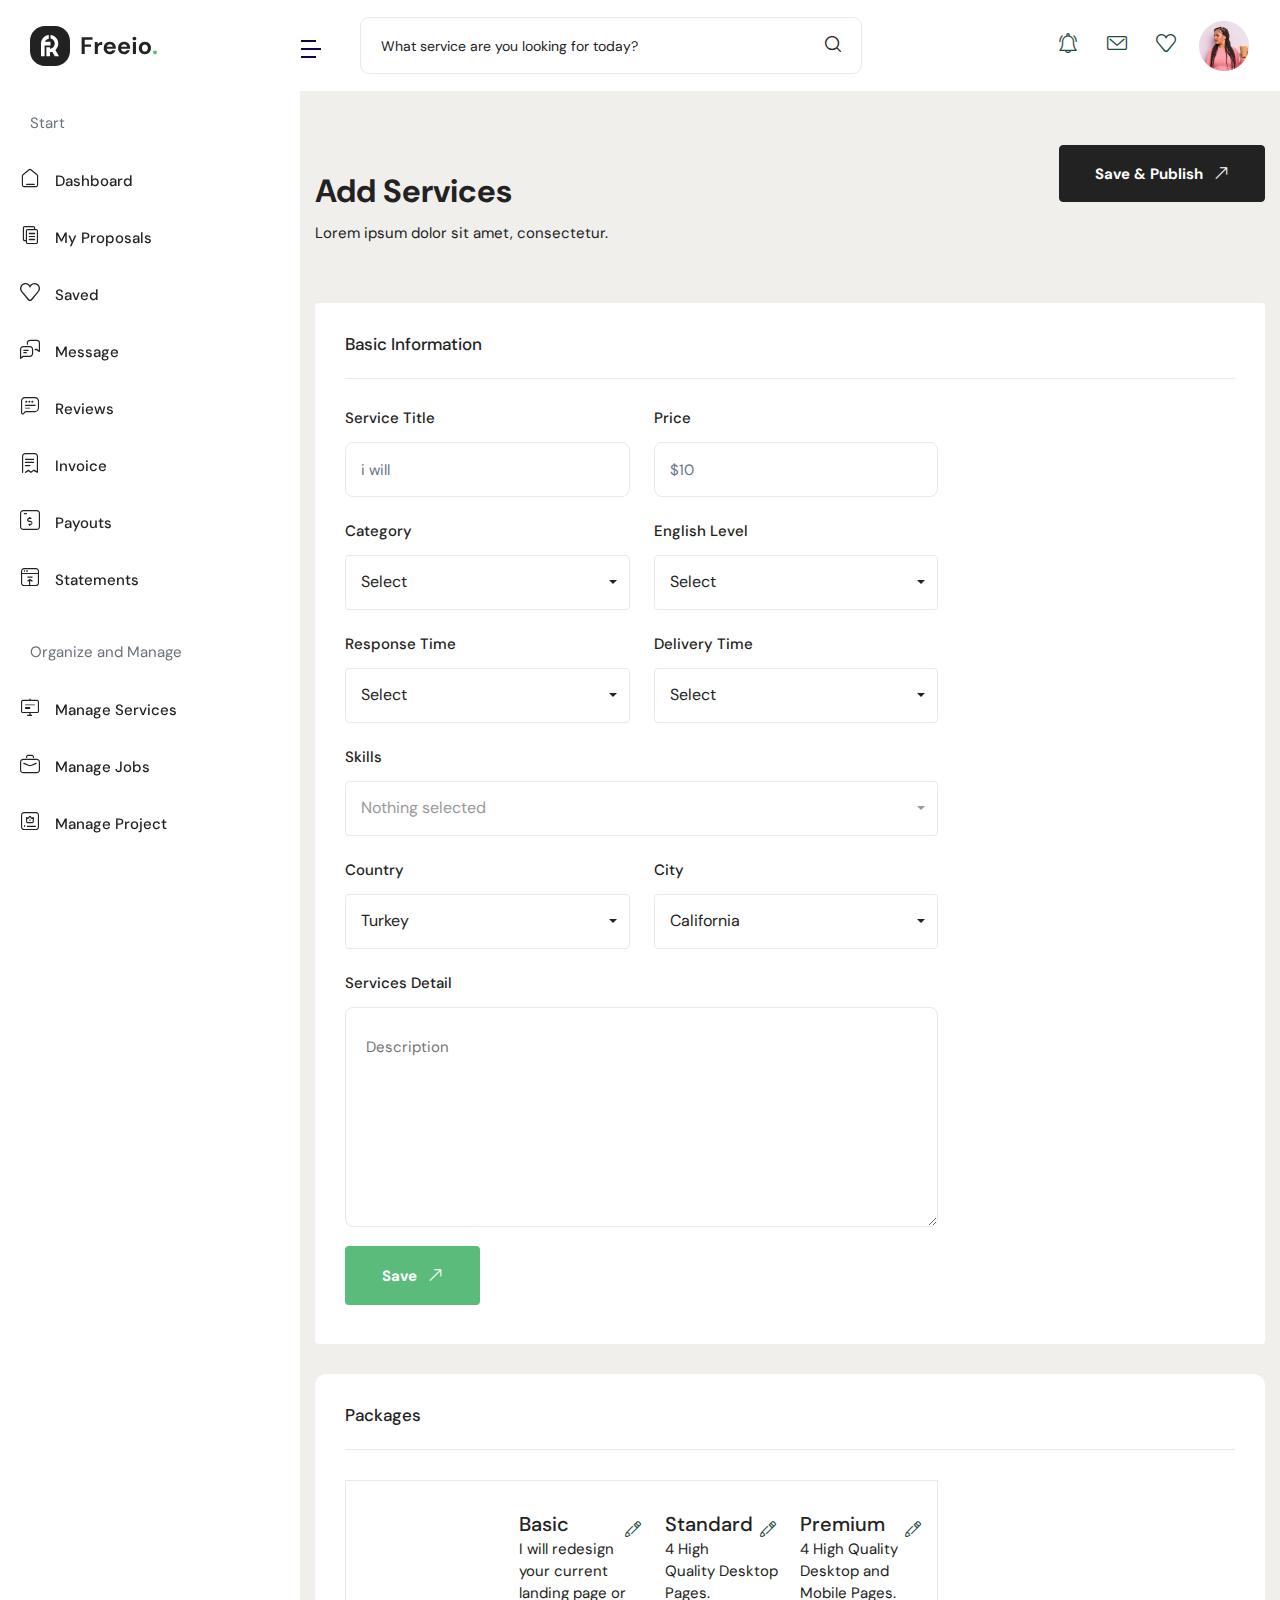
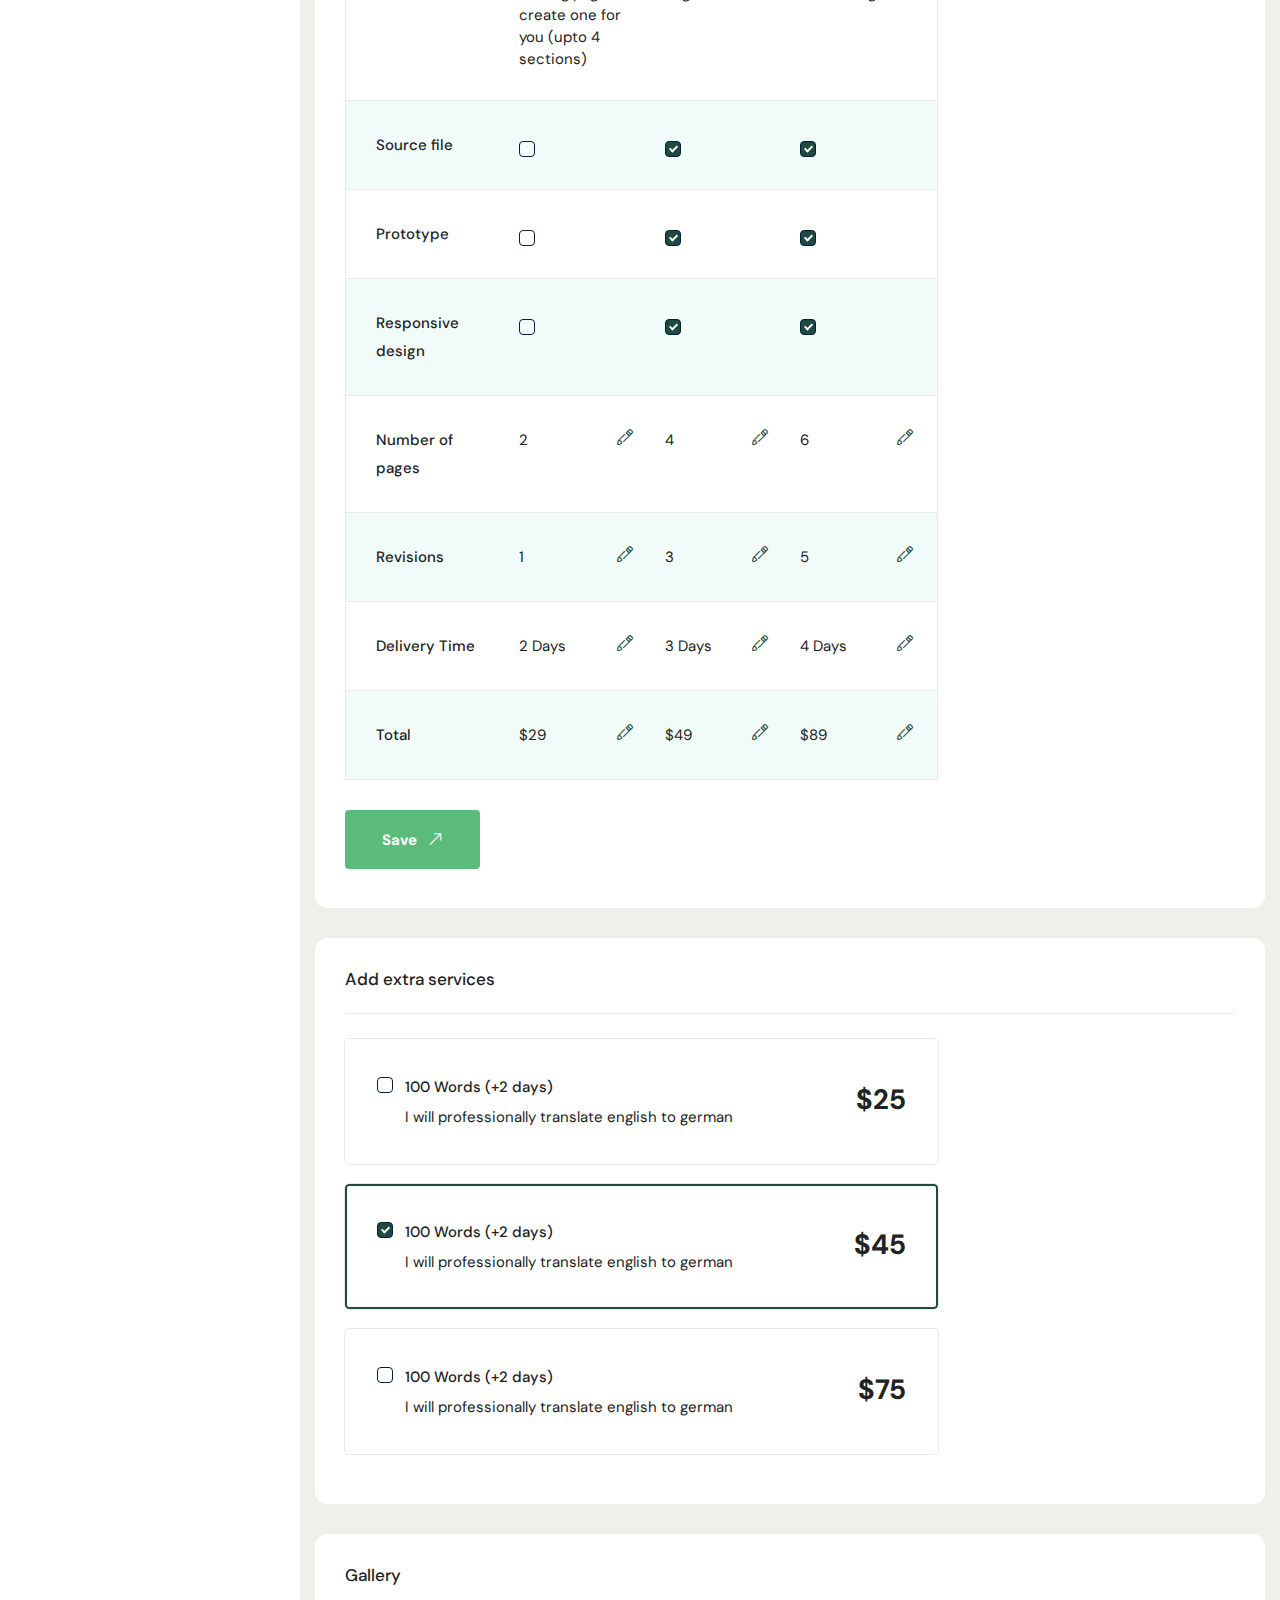
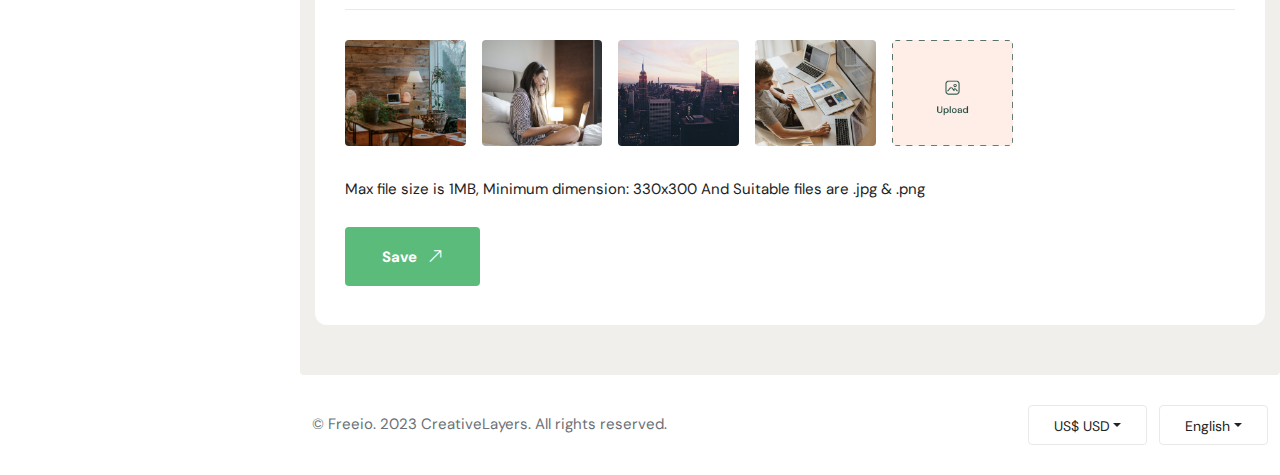
<file: page-dashboard-add-service.html>
<!DOCTYPE html>
<html dir="ltr" lang="en">

<!-- Mirrored from creativelayers.net/themes/freeio-html/page-dashboard-add-service.html by HTTrack Website Copier/3.x [XR&CO'2014], Thu, 28 Sep 2023 16:23:52 GMT -->
<head>
<meta charset="utf-8">
<meta http-equiv="X-UA-Compatible" content="IE=edge">
<meta name="viewport" content="width=device-width, initial-scale=1">
<meta name="keywords" content="bidding, fiverr, freelance marketplace, freelancers, freelancing, gigs, hiring, job board, job portal, job posting, jobs marketplace, peopleperhour, proposals, sell services, upwork">
<meta name="description" content="Freeio - Freelance Marketplace HTML Template">
<meta name="CreativeLayers" content="ATFN">
<!-- css file -->
<link rel="stylesheet" href="css/bootstrap.min.css">
<link rel="stylesheet" href="css/ace-responsive-menu.css">
<link rel="stylesheet" href="css/menu.css">
<link rel="stylesheet" href="css/fontawesome.css">
<link rel="stylesheet" href="css/flaticon.css">
<link rel="stylesheet" href="css/bootstrap-select.min.css">
<link rel="stylesheet" href="css/animate.css">
<link rel="stylesheet" href="css/slider.css">
<link rel="stylesheet" href="css/jquery-ui.min.css">
<link rel="stylesheet" href="css/magnific-popup.css">
<link rel="stylesheet" href="css/style.css">
<link rel="stylesheet" href="css/ud-custom-spacing.css">
<link rel="stylesheet" href="css/dashbord_navitaion.css">
<!-- Responsive stylesheet -->
<link rel="stylesheet" href="css/responsive.css">
<!-- Title -->
<title>Freeio - Freelance Marketplace HTML Template</title>
<!-- Favicon -->
<link href="images/favicon.ico" sizes="128x128" rel="shortcut icon" type="image/x-icon" />
<link href="images/favicon.ico" sizes="128x128" rel="shortcut icon" />
<!-- Apple Touch Icon -->
<link href="images/apple-touch-icon-60x60.png" sizes="60x60" rel="apple-touch-icon">
<link href="images/apple-touch-icon-72x72.png" sizes="72x72" rel="apple-touch-icon">
<link href="images/apple-touch-icon-114x114.png" sizes="114x114" rel="apple-touch-icon">
<link href="images/apple-touch-icon-180x180.png" sizes="180x180" rel="apple-touch-icon">

<!-- HTML5 shim and Respond.js for IE8 support of HTML5 elements and media queries -->
<!-- WARNING: Respond.js doesn't work if you view the page via file:// -->
<!--[if lt IE 9]>
<script src="https://oss.maxcdn.com/html5shiv/3.7.3/html5shiv.min.js"></script>
<script src="https://oss.maxcdn.com/respond/1.4.2/respond.min.js"></script>
<![endif]-->
</head>
<body>
<div class="wrapper">
  <div class="preloader"></div>
  
  <!-- Main Header Nav -->
  <header class="header-nav nav-innerpage-style menu-home4 dashboard_header main-menu">
    <!-- Ace Responsive Menu -->
    <nav class="posr"> 
      <div class="container-fluid pr30 pr15-xs pl30 posr menu_bdrt1">
        <div class="row align-items-center justify-content-between">
          <div class="col-6 col-lg-auto">
            <div class="text-center text-lg-start d-flex align-items-center">
              <div class="dashboard_header_logo position-relative me-2 me-xl-5">
                <a href="index.html" class="logo"><img src="images/header-logo-dark.svg" alt=""></a>
              </div>
              <div class="fz20 ml90">
                <a href="#" class="dashboard_sidebar_toggle_icon vam"><img src="images/dashboard-navicon.svg" alt=""></a>
              </div>
              <a class="login-info d-block d-xl-none ml40 vam" data-bs-toggle="modal" href="#exampleModalToggle" role="button"><span class="flaticon-loupe"></span></a>
              <div class="ml40 d-none d-xl-block">
                <div class="search_area dashboard-style">
                  <input type="text" class="form-control border-0" placeholder="What service are you looking for today?">
                  <label><span class="flaticon-loupe"></span></label>
                </div>
              </div>
            </div>
          </div>
          <div class="col-6 col-lg-auto">
            <div class="text-center text-lg-end header_right_widgets">
              <ul class="dashboard_dd_menu_list d-flex align-items-center justify-content-center justify-content-sm-end mb-0 p-0">
                <li class="d-none d-sm-block">
                  <a class="text-center mr5 text-thm2 dropdown-toggle fz20" type="button" data-bs-toggle="dropdown" href="#"><span class="flaticon-notification"></span></a>
                  <div class="dropdown-menu">
                    <div class="dboard_notific_dd px30 pt10 pb15">
                      <div class="notif_list d-flex align-items-center bdrb1 pb15 mb10">
                        <img src="images/resource/notif-1.png" alt="">
                        <div class="details ml10">
                          <p class="text mb-0">Your resume</p>
                          <p class="text mb-0">updated!</p>
                        </div>
                      </div>
                      <div class="notif_list d-flex align-items-center bdrb1 pb15 mb10">
                        <img src="images/resource/notif-2.png" alt="">
                        <div class="details ml10">
                          <p class="text mb-0">You changed</p>
                          <p class="text mb-0">password</p>
                        </div>
                      </div>
                      <div class="notif_list d-flex align-items-center bdrb1 pb15 mb10">
                        <img src="images/resource/notif-3.png" alt="">
                        <div class="details ml10">
                          <p class="text mb-0">Your account has been</p>
                          <p class="text mb-0">created successfully</p>
                        </div>
                      </div>
                      <div class="notif_list d-flex align-items-center bdrb1 pb15 mb10">
                        <img src="images/resource/notif-4.png" alt="">
                        <div class="details ml10">
                          <p class="text mb-0">You applied for a job </p>
                          <p class="text mb-0">Front-end Developer</p>
                        </div>
                      </div>
                      <div class="notif_list d-flex align-items-center">
                        <img src="images/resource/notif-5.png" alt="">
                        <div class="details ml10">
                          <p class="text mb-0">Your course uploaded</p>
                          <p class="text mb-0">successfully</p>
                        </div>
                      </div>
                    </div>
                  </div>
                </li>
                <li class="d-none d-sm-block">
                  <a class="text-center mr5 text-thm2 dropdown-toggle fz20" type="button" data-bs-toggle="dropdown" href="#"><span class="flaticon-mail"></span></a>
                  <div class="dropdown-menu">
                    <div class="dboard_notific_dd px30 pt20 pb15">
                      <div class="notif_list d-flex align-items-start bdrb1 pb25 mb10">
                        <img class="img-2" src="images/testimonials/testi-1.png" alt="">
                        <div class="details ml15">
                          <p class="dark-color fw500 mb-2">Ali Tufan</p>
                          <p class="text mb-2">Lorem ipsum dolor sit amet, consectetur adipiscing.</p>
                          <p class="mb-0 text-thm">4 hours ago</p>
                        </div>
                      </div>
                      <div class="notif_list d-flex align-items-start mb25">
                        <img class="img-2" src="images/testimonials/testi-2.png" alt="">
                        <div class="details ml15">
                          <p class="dark-color fw500 mb-2">Ali Tufan</p>
                          <p class="text mb-2">Lorem ipsum dolor sit amet, consectetur adipiscing.</p>
                          <p class="mb-0 text-thm">4 hours ago</p>
                        </div>
                      </div>
                      <div class="d-grid">
                        <a href="page-dashboard-message.html" class="ud-btn btn-thm w-100">View All Messages<i class="fal fa-arrow-right-long"></i></a>
                      </div>
                    </div>
                  </div>
                </li>
                <li class="d-none d-sm-block">
                  <a class="text-center mr5 text-thm2 dropdown-toggle fz20" type="button" data-bs-toggle="dropdown" href="#"><span class="flaticon-like"></span></a>
                  <div class="dropdown-menu">
                    <div class="dboard_notific_dd px30 pt10 pb15">
                      <div class="notif_list d-flex align-items-center bdrb1 pb15 mb10">
                        <img src="images/resource/notif-1.png" alt="">
                        <div class="details ml10">
                          <p class="text mb-0">Your resume</p>
                          <p class="text mb-0">updated!</p>
                        </div>
                      </div>
                      <div class="notif_list d-flex align-items-center bdrb1 pb15 mb10">
                        <img src="images/resource/notif-2.png" alt="">
                        <div class="details ml10">
                          <p class="text mb-0">You changed</p>
                          <p class="text mb-0">password</p>
                        </div>
                      </div>
                      <div class="notif_list d-flex align-items-center bdrb1 pb15 mb10">
                        <img src="images/resource/notif-3.png" alt="">
                        <div class="details ml10">
                          <p class="text mb-0">Your account has been</p>
                          <p class="text mb-0">created successfully</p>
                        </div>
                      </div>
                      <div class="notif_list d-flex align-items-center bdrb1 pb15 mb10">
                        <img src="images/resource/notif-4.png" alt="">
                        <div class="details ml10">
                          <p class="text mb-0">You applied for a job </p>
                          <p class="text mb-0">Front-end Developer</p>
                        </div>
                      </div>
                      <div class="notif_list d-flex align-items-center">
                        <img src="images/resource/notif-5.png" alt="">
                        <div class="details ml10">
                          <p class="text mb-0">Your course uploaded</p>
                          <p class="text mb-0">successfully</p>
                        </div>
                      </div>
                    </div>
                  </div>
                </li>
                <li class="user_setting">
                  <div class="dropdown">
                    <a class="btn" href="#" data-bs-toggle="dropdown">
                      <img src="images/resource/user.png" alt="user.png"> 
                    </a>
                    <div class="dropdown-menu">
                      <div class="user_setting_content">
                        <p class="fz15 fw400 ff-heading mb10 pl30">Start</p>
                        <a class="dropdown-item" href="page-dashboard.html"><i class="flaticon-home mr10"></i>Dashboard</a>
                        <a class="dropdown-item" href="page-dashboard-proposal.html"><i class="flaticon-document mr10"></i>My Proposals</a>
                        <a class="dropdown-item" href="page-dashboard-save.html"><i class="flaticon-like mr10"></i>Saved</a>
                        <a class="dropdown-item" href="page-dashboard-message.html"><i class="flaticon-chat mr10"></i>Message</a>
                        <a class="dropdown-item" href="page-dashboard-reviews.html"><i class="flaticon-review-1 mr10"></i>Reviews</a>
                        <a class="dropdown-item" href="page-dashboard-invoice.html"><i class="flaticon-receipt mr10"></i>Invoice</a>
                        <a class="dropdown-item" href="page-dashboard-payouts.html"><i class="flaticon-dollar mr10"></i>Payouts</a>
                        <a class="dropdown-item" href="page-dashboard-statement.html"><i class="flaticon-web mr10"></i>Statements</a>
                        <p class="fz15 fw400 ff-heading mt30 pl30">Organize and Manage</p>
                        <a class="dropdown-item" href="page-dashboard-manage-service.html"><i class="flaticon-presentation mr10"></i>Manage Services</a>
                        <a class="dropdown-item" href="page-dashboard-manage-jobs.html"><i class="flaticon-briefcase mr10"></i>Manage Jobs</a>
                        <a class="dropdown-item" href="page-dashboard-favorites.html"><i class="flaticon-content mr10"></i>Manage Project</a>
                        <p class="fz15 fw400 ff-heading mt30 pl30">Account</p>
                        <a class="dropdown-item active" href="page-dashboard-profile.html"><i class="flaticon-photo mr10"></i>My Profile</a>
                        <a class="dropdown-item" href="page-login.html"><i class="flaticon-logout mr10"></i>Logout</a>
                      </div>
                    </div>
                  </div>
                </li>
              </ul>
            </div>
          </div>
        </div>
      </div>
    </nav>
  </header>
  <!-- Search Modal -->
  <div class="search-modal">
    <div class="modal fade" id="exampleModalToggle" aria-hidden="true" aria-labelledby="exampleModalToggleLabel" tabindex="-1">
      <div class="modal-dialog modal-lg">
        <div class="modal-content">
          <div class="modal-header">
            <h5 class="modal-title" id="exampleModalToggleLabel"></h5>
            <button type="button" class="btn-close" data-bs-dismiss="modal" aria-label="Close"><i class="fal fa-xmark"></i></button>
          </div>
          <div class="modal-body">
            <div class="popup-search-field search_area">
              <input type="text" class="form-control border-0" placeholder="What service are you looking for today?">
              <label><span class="far fa-magnifying-glass"></span></label>
              <button class="ud-btn btn-thm" type="submit">Search</button>
            </div>
          </div>
        </div>
      </div>
    </div>
  </div>

  <!-- Mobile Nav  -->
  <div id="page" class="mobilie_header_nav stylehome1">
    <div class="mobile-menu">
      <div class="header bdrb1">
        <div class="menu_and_widgets">
          <div class="mobile_menu_bar d-flex justify-content-between align-items-center">
            <a class="mobile_logo" href="#"><img src="images/header-logo3.svg" alt=""></a>
            <div class="right-side text-end">
              <a class="" href="page-login.html">join</a>
              <a class="menubar ml30" href="#menu"><img src="images/mobile-dark-nav-icon.svg" alt=""></a>
            </div>
          </div>
        </div>
        <div class="posr"><div class="mobile_menu_close_btn"><span class="far fa-times"></span></div></div>
      </div>
    </div>
    <!-- /.mobile-menu -->
    <nav id="menu" class="">
      <ul>
        <li><span>Home</span>
          <ul>
            <li><a href="index.html">Home V1</a></li>
            <li><a href="index2.html">Home V2</a></li>
            <li><a href="index3.html">Home V3</a></li>
            <li><a href="index4.html">Home V4</a></li>
            <li><a href="index5.html">Home V5</a></li>
            <li><a href="index6.html">Home V6</a></li>
            <li><a href="index7.html">Home V7</a></li>
            <li><a href="index8.html">Home V8</a></li>
            <li><a href="index9.html">Home V9</a></li>
            <li><a href="index10.html">Home V10</a></li>
          </ul>
        </li>
        <li><span>Browse Jobs</span>
          <ul>
            <li><span>Services</span>
              <ul>
                <li><a href="page-service-v1.html">Service v1</a></li>
                <li><a href="page-service-v2.html">Service v2</a></li>
                <li><a href="page-service-v3.html">Service v3</a></li>
                <li><a href="page-service-v4.html">Service v4</a></li>
                <li><a href="page-service-v5.html">Service v5</a></li>
                <li><a href="page-service-v6.html">Service v6</a></li>
                <li><a href="page-service-v7.html">Service v7</a></li>
                <li><a href="page-service-all.html">Service All</a></li>
                <li><a href="page-service-single.html">Service Single</a></li>
              </ul>
            </li>
            <li><span>Projects</span>
              <ul>
                <li><a href="page-project-v1.html">Project v1</a></li>
                <li><a href="page-project-single.html">Project Single</a></li>
              </ul>
            </li>
            <li><span>Job View</span>
              <ul>
                <li><a href="page-job-list-v1.html">Job list v1</a></li>
                <li><a href="page-job-list-v2.html">Job list v2</a></li>
                <li><a href="page-job-list-v3.html">Job list V3</a></li>
                <li><a href="page-job-list-single.html">Job Single</a></li>
              </ul>
            </li>
          </ul>
        </li>
        <li><span>Users</span>
          <ul>
            <li><span>Dashboard</span>
              <ul>
                <li><a href="page-dashboard.html">Dashboard</a></li>
                <li><a href="page-dashboard-proposal.html">Proposal</a></li>
                <li><a href="page-dashboard-save.html">Saved</a></li>
                <li><a href="page-dashboard-message.html">Message</a></li>
                <li><a href="page-dashboard-reviews.html">Reviews</a></li>
                <li><a href="page-dashboard-invoice.html">Invoice</a></li>
                <li><a href="page-dashboard-payouts.html">Payouts</a></li>
                <li><a href="page-dashboard-statement.html">Statement</a></li>
                <li><a href="page-dashboard-manage-service.html">Manage Service</a></li>
                <li><a href="page-dashboard-add-service.html">Add Services</a></li>
                <li><a href="page-dashboard-manage-jobs.html">Manage Jobs</a></li>
                <li><a href="page-dashboard-manage-project.html">Manage Project</a></li>
                <li><a href="page-dashboard-create-project.html">Create Project</a></li>
                <li><a href="page-dashboard-profile.html">My Profile</a></li>
              </ul>
            </li>
            <li><span>Employee</span>
              <ul>
                <li><a href="page-employee-v1.html">Employee V1</a></li>
                <li><a href="page-employee-v2.html">Employee V2</a></li>
                <li><a href="page-employee-single.html">Employee Single</a></li>
              </ul>
            </li>
            <li><span>Freelancer</span>
              <ul>
                <li><a href="page-freelancer-v1.html">Freelancer V1</a></li>
                <li><a href="page-freelancer-v2.html">Freelancer V2</a></li>
                <li><a href="page-freelancer-v3.html">Freelancer V3</a></li>
                <li><a href="page-freelancer-single.html">Freelancer Single</a></li>
              </ul>
            </li>
            <li><a href="page-become-seller.html">Become Seller</a></li>
          </ul>
        </li>
        <li><span>Pages</span>
          <ul>
            <li><span>About</span>
              <ul>
                <li><a href="page-about.html">About v1</a></li>
                <li><a href="page-about-v2.html">About v2</a></li>
              </ul>
            </li>
            <li><span>Shop</span>
              <ul>
                <li><a href="page-shop.html">List</a></li>
                <li><a href="page-shop-single.html">Single</a></li>
                <li><a href="page-shop-cart.html">Cart</a></li>
                <li><a href="page-shop-checkout.html">Checkout</a></li>
                <li><a href="page-shop-order.html">Order</a></li>
              </ul>
            </li>
            <li><a href="page-contact.html">Contact</a></li>
            <li><a href="page-error.html">404</a></li>
            <li><a href="page-faq.html">Faq</a></li>
            <li><a href="page-help.html">Help</a></li>
            <li><a href="page-invoice.html">Invoices</a></li>
            <li><a href="page-login.html">Login</a></li>
            <li><a href="page-pricing.html">Pricing</a></li>
            <li><a href="page-register.html">Register</a></li>
            <li><a href="page-terms.html">Terms</a></li>
            <li><a href="page-ui-element.html">UI Elements</a></li>
          </ul>
        </li>
        <li><span>Blog</span>
          <ul>
            <li><a href="page-blog-v1.html">List V1</a></li>
            <li><a href="page-blog-v2.html">List V2</a></li>
            <li><a href="page-blog-v3.html">List V3</a></li>
            <li><a href="page-blog-single.html">Single</a></li>
          </ul>
        </li>
        <!-- Only for Mobile View -->
      </ul>
    </nav>
  </div>

  <div class="dashboard_content_wrapper">
    <div class="dashboard dashboard_wrapper pr30 pr0-xl">
      <div class="dashboard__sidebar d-none d-lg-block">
        <div class="dashboard_sidebar_list">
          <p class="fz15 fw400 ff-heading pl30">Start</p>
          <div class="sidebar_list_item">
            <a href="page-dashboard.html" class="items-center"><i class="flaticon-home mr15"></i>Dashboard</a>
          </div>
          <div class="sidebar_list_item">
            <a href="page-dashboard-proposal.html" class="items-center"><i class="flaticon-document mr15"></i>My Proposals</a>
          </div>
          <div class="sidebar_list_item">
            <a href="page-dashboard-save.html" class="items-center"><i class="flaticon-like mr15"></i>Saved</a>
          </div>
          <div class="sidebar_list_item ">
            <a href="page-dashboard-message.html" class="items-center"><i class="flaticon-chat mr15"></i>Message</a>
          </div>
          <div class="sidebar_list_item ">
            <a href="page-dashboard-reviews.html" class="items-center"><i class="flaticon-review-1 mr15"></i>Reviews</a>
          </div>
          <div class="sidebar_list_item">
            <a href="page-dashboard-invoice.html" class="items-center"><i class="flaticon-receipt mr15"></i>Invoice</a>
          </div>
          <div class="sidebar_list_item">
            <a href="page-dashboard-payouts.html" class="items-center"><i class="flaticon-dollar mr15"></i>Payouts</a>
          </div>
          <div class="sidebar_list_item">
            <a href="page-dashboard-statement.html" class="items-center"><i class="flaticon-web mr15"></i>Statements</a>
          </div>
          <p class="fz15 fw400 ff-heading pl30 mt30">Organize and Manage</p>
          <div class="sidebar_list_item ">
            <a href="page-dashboard-manage-service.html" class="items-center"><i class="flaticon-presentation mr15"></i>Manage Services</a>
          </div>
          <div class="sidebar_list_item ">
            <a href="page-dashboard-manage-jobs.html" class="items-center"><i class="flaticon-briefcase mr15"></i>Manage Jobs</a>
          </div>
          <div class="sidebar_list_item ">
            <a href="page-dashboard-manage-project.html" class="items-center"><i class="flaticon-content mr15"></i>Manage Project</a>
          </div>
          <p class="fz15 fw400 ff-heading pl30 mt30">Account</p>
          <div class="sidebar_list_item ">
            <a href="page-dashboard-profile.html" class="items-center -is-active"><i class="flaticon-photo mr15"></i>My Profile</a>
          </div>
          <div class="sidebar_list_item ">
            <a href="page-login.html" class="items-center"><i class="flaticon-logout mr15"></i>Logout</a>
          </div>
        </div>
      </div>
      <div class="dashboard__main pl0-md">
        <div class="dashboard__content hover-bgc-color">
          <div class="row pb40">
            <div class="col-lg-12">
              <div class="dashboard_navigationbar d-block d-lg-none">
                <div class="dropdown">
                  <button onclick="myFunction()" class="dropbtn"><i class="fa fa-bars pr10"></i> Dashboard Navigation</button>
                  <ul id="myDropdown" class="dropdown-content">
                    <li><p class="fz15 fw400 ff-heading mt30 pl30">Start</p></li>
                    <li><a href="page-dashboard.html"><i class="flaticon-home mr10"></i>Dashboard</a></li>
                    <li><a href="page-dashboard-proposal.html"><i class="flaticon-document mr10"></i>My Proposals</a></li>
                    <li><a href="page-dashboard-save.html"><i class="flaticon-like mr10"></i>Saved</a></li>
                    <li><a href="page-dashboard-message.html"><i class="flaticon-chat mr10"></i>Message</a></li>
                    <li><a href="page-dashboard-reviews.html"><i class="flaticon-review-1 mr10"></i>Reviews</a></li>
                    <li><a href="page-dashboard-invoice.html"><i class="flaticon-receipt mr10"></i>Invoice</a></li>
                    <li><a href="page-dashboard-payouts.html"><i class="flaticon-dollar mr10"></i>Payouts</a></li>
                    <li><a href="page-dashboard-statement.html"><i class="flaticon-web mr10"></i>Statements</a></li>
                    <li><p class="fz15 fw400 ff-heading mt30 pl30">Organize and Manage</p></li>
                    <li><a href="page-dashboard-manage-service.html"><i class="flaticon-presentation mr10"></i>Manage Services</a></li>
                    <li><a href="page-dashboard-manage-jobs.html"><i class="flaticon-briefcase mr10"></i>Manage Jobs</a></li>
                    <li><a href="page-dashboard-manage-project.html"><i class="flaticon-content mr10"></i>Manage Project</a></li>
                    <li><p class="fz15 fw400 ff-heading mt30 pl30">Account</p></li>
                    <li class="active"><a href="page-dashboard-profile.html"><i class="flaticon-photo mr10"></i>My Profile</a></li>
                    <li><a href="page-login.html"><i class="flaticon-logout mr10"></i>Logout</a></li>
                  </ul>
                </div>
              </div>
            </div>
            <div class="col-lg-9">
              <div class="dashboard_title_area">
                <h2>Add Services</h2>
                <p class="text">Lorem ipsum dolor sit amet, consectetur.</p>
              </div>
            </div>
            <div class="col-lg-3">
              <div class="text-lg-end">
                <a href="#" class="ud-btn btn-dark">Save & Publish<i class="fal fa-arrow-right-long"></i></a>
              </div>
            </div>
          </div>
          <div class="row">
            <div class="col-xl-12">
              <div class="ps-widget bgc-white bdrs4 p30 mb30 overflow-hidden position-relative">
                <div class="bdrb1 pb15 mb25">
                  <h5 class="list-title">Basic Information</h5>
                </div>
                <div class="col-xl-8">
                  <form class="form-style1">
                    <div class="row">
                      <div class="col-sm-6">
                        <div class="mb20">
                          <label class="heading-color ff-heading fw500 mb10">Service Title</label>
                          <input type="text" class="form-control" placeholder="i will">
                        </div>
                      </div>
                      <div class="col-sm-6">
                        <div class="mb20">
                          <label class="heading-color ff-heading fw500 mb10">Price</label>
                          <input type="email" class="form-control" placeholder="$10">
                        </div>
                      </div>
                      <div class="col-sm-6">
                        <div class="mb20">
                          <div class="form-style1">
                            <label class="heading-color ff-heading fw500 mb10">Category</label>
                            <div class="bootselect-multiselect">
                              <select class="selectpicker">
                                <option>Select</option>
                                <option>Graphics & Design</option>
                                <option>Digital Marketing</option>
                                <option>Writing & Translation</option>
                                <option>Video & Animation</option>
                                <option>Music & Audio</option>
                                <option>Programming & Tech</option>
                                <option>Business</option>
                                <option>Lifestyle</option>
                                <option>Trending</option>
                              </select>
                            </div>
                          </div>
                        </div>
                      </div>
                      <div class="col-sm-6">
                        <div class="mb20">
                          <div class="form-style1">
                            <label class="heading-color ff-heading fw500 mb10">English Level</label>
                            <div class="bootselect-multiselect">
                              <select class="selectpicker">
                                <option>Select</option>
                                <option>Fluent</option>
                                <option>Mid Level</option>
                                <option>Conversational</option>
                                <option>Other</option>
                              </select>
                            </div>
                          </div>
                        </div>
                      </div>
                      <div class="col-sm-6">
                        <div class="mb20">
                          <div class="form-style1">
                            <label class="heading-color ff-heading fw500 mb10">Response Time</label>
                            <div class="bootselect-multiselect">
                              <select class="selectpicker">
                                <option>Select</option>
                                <option>Response Time One</option>
                                <option>Response Time Two</option>
                                <option>Response Time Three</option>
                              </select>
                            </div>
                          </div>
                        </div>
                      </div>
                      <div class="col-sm-6">
                        <div class="mb20">
                          <div class="form-style1">
                            <label class="heading-color ff-heading fw500 mb10">Delivery Time</label>
                            <div class="bootselect-multiselect">
                              <select class="selectpicker">
                                <option>Select</option>
                                <option>Delivery Time One</option>
                                <option>Delivery Time Two</option>
                                <option>Delivery Time Three</option>
                              </select>
                            </div>
                          </div>
                        </div>
                      </div>
                      <div class="col-sm-12">
                        <div class="mb20">
                          <div class="form-style1">
                            <label class="heading-color ff-heading fw500 mb10">Skills</label>
                            <div class="bootselect-multiselect">
                              <select class="selectpicker" multiple>
                                <option>Figma</option>
                                <option>Adobe XD</option>
                                <option>CSS</option>
                                <option>HTML</option>
                                <option>Bootstrap</option>
                              </select>
                            </div>
                          </div>
                        </div>
                      </div>
                      <div class="col-sm-6">
                        <div class="mb20">
                          <div class="form-style1">
                            <label class="heading-color ff-heading fw500 mb10">Country</label>
                            <div class="bootselect-multiselect">
                              <select class="selectpicker">
                                <option>Turkey</option>
                                <option>United Kingdom</option>
                                <option>United State</option>
                                <option>Ukraine</option>
                                <option>Uruguay</option>
                                <option>UK</option>
                                <option>Uzbekistan</option>
                              </select>
                            </div>
                          </div>
                        </div>
                      </div>
                      <div class="col-sm-6">
                        <div class="mb20">
                          <div class="form-style1">
                            <label class="heading-color ff-heading fw500 mb10">City</label>
                            <div class="bootselect-multiselect">
                              <select class="selectpicker">
                                <option data-tokens="California">California</option>
                                <option data-tokens="Chicago">Chicago</option>
                                <option data-tokens="LosAngeles">Los Angeles</option>
                                <option data-tokens="Manhattan">Manhattan</option>
                                <option data-tokens="NewJersey">New Jersey</option>
                                <option data-tokens="NewYork">New York</option>
                                <option data-tokens="SanDiego">San Diego</option>
                                <option data-tokens="SanFrancisco">San Francisco</option>
                                <option data-tokens="Texas">Texas</option>
                              </select>
                            </div>
                          </div>
                        </div>
                      </div>
                      <div class="col-md-12">
                        <div class="mb10">
                          <label class="heading-color ff-heading fw500 mb10">Services Detail</label>
                          <textarea cols="30" rows="6" placeholder="Description"></textarea>
                        </div>
                      </div>
                      <div class="col-md-12">
                        <div class="text-start">
                          <a class="ud-btn btn-thm" href="page-contact.html">Save<i class="fal fa-arrow-right-long"></i></a>
                        </div>
                      </div>
                    </div>
                  </form>
                </div>
              </div>
              <div class="ps-widget bgc-white bdrs12 p30 mb30 overflow-hidden position-relative">
                <div class="bdrb1 pb15 mb30">
                  <h5 class="list-title">Packages</h5>
                </div>
                <div class="col-xl-8">
                  <div class="table-style2 table-responsive bdr1 mb30">
                    <table class="table table-borderless mb-0">
                      <thead class="t-head">
                        <tr>
                          <th class="col" scope="col"></th>
                          <th class="col" scope="col">
                            <span class="h4 mb15">Basic <span class="text-thm2 flaticon-pencil fz16 float-end mt10 me-2"></span></span> <br>
                            <span class="text">I will redesign your current <br class="d-none d-lg-block"> landing page or create one for <br class="d-none d-lg-block"> you (upto 4 sections)</span>
                          </th>
                          <th class="col" scope="col">
                            <span class="h4 mb15">Standard <span class="text-thm2 flaticon-pencil fz16 float-end mt10 me-2"></span></span> <br>
                            <span class="text">4 High Quality Desktop <br class="d-none d-lg-block"> Pages.</span>
                          </th>
                          <th class="col" scope="col">
                            <span class="h4 mb15">Premium <span class="text-thm2 flaticon-pencil fz16 float-end mt10 me-2"></span></span> <br>
                            <span class="text">4 High Quality Desktop and <br class="d-none d-lg-block"> Mobile Pages.</span>
                          </th>
                        </tr>
                      </thead>
                      <tbody class="t-body">
                        <tr class="bgc-thm3">
                          <th scope="row">Source file</th>
                          <td>
                            <label class="custom_checkbox">
                              <input type="checkbox">
                              <span class="checkmark"></span>
                            </label>
                          </td>
                          <td>
                            <label class="custom_checkbox">
                              <input type="checkbox" checked>
                              <span class="checkmark"></span>
                            </label>                            
                          </td>
                          <td>
                            <label class="custom_checkbox">
                              <input type="checkbox" checked>
                              <span class="checkmark"></span>
                            </label>
                          </td>
                        </tr>
                        <tr>
                          <th scope="row">Prototype</th>
                          <td>
                            <label class="custom_checkbox">
                              <input type="checkbox">
                              <span class="checkmark"></span>
                            </label>
                          </td>
                          <td>
                            <label class="custom_checkbox">
                              <input type="checkbox" checked>
                              <span class="checkmark"></span>
                            </label>                            
                          </td>
                          <td>
                            <label class="custom_checkbox">
                              <input type="checkbox" checked>
                              <span class="checkmark"></span>
                            </label>
                          </td>
                        </tr>
                        <tr class="bgc-thm3">
                          <th scope="row">Responsive design</th>
                          <td>
                            <label class="custom_checkbox">
                              <input type="checkbox">
                              <span class="checkmark"></span>
                            </label>
                          </td>
                          <td>
                            <label class="custom_checkbox">
                              <input type="checkbox" checked>
                              <span class="checkmark"></span>
                            </label>                            
                          </td>
                          <td>
                            <label class="custom_checkbox">
                              <input type="checkbox" checked>
                              <span class="checkmark"></span>
                            </label>
                          </td>
                        </tr>
                        <tr>
                          <th scope="row">Number of pages</th>
                          <td>2 <span class="text-thm2 flaticon-pencil fz16 float-end me-3"></span></td>
                          <td>4 <span class="text-thm2 flaticon-pencil fz16 float-end me-3"></span></td>
                          <td>6 <span class="text-thm2 flaticon-pencil fz16 float-end me-3"></span></td>
                        </tr>
                        <tr class="bgc-thm3">
                          <th scope="row">Revisions</th>
                          <td>1 <span class="text-thm2 flaticon-pencil fz16 float-end me-3"></span></td>
                          <td>3 <span class="text-thm2 flaticon-pencil fz16 float-end me-3"></span></td>
                          <td>5 <span class="text-thm2 flaticon-pencil fz16 float-end me-3"></span></td>
                        </tr>
                        <tr>
                          <th scope="row">Delivery Time </th>
                          <td>2 Days <span class="text-thm2 flaticon-pencil fz16 float-end me-3"></span></td>
                          <td>3 Days <span class="text-thm2 flaticon-pencil fz16 float-end me-3"></span></td>
                          <td>4 Days <span class="text-thm2 flaticon-pencil fz16 float-end me-3"></span></td>
                        </tr>
                        <tr class="bgc-thm3">
                          <th scope="row">Total</th>
                          <td>$29 <span class="text-thm2 flaticon-pencil fz16 float-end me-3"></span></td>
                          <td>$49 <span class="text-thm2 flaticon-pencil fz16 float-end me-3"></span></td>
                          <td>$89 <span class="text-thm2 flaticon-pencil fz16 float-end me-3"></span></td>
                        </tr>
                      </tbody>
                    </table>
                  </div>
                  <a href="#" class="ud-btn btn-thm">Save<i class="fal fa-arrow-right-long"></i></a>
                </div>
              </div>
              <div class="ps-widget bgc-white bdrs12 p30 mb30 overflow-hidden position-relative">
                <div class="bdrb1 pb15 mb25">
                  <h5 class="list-title">Add extra services</h5>
                </div>
                <div class="col-xl-8">
                  <div class="extra-service-tab">
                    <nav>
                      <div class="nav flex-column nav-tabs" id="nav-tab" role="tablist">
                        <button class="nav-link" id="nav-home2-tab" data-bs-toggle="tab" data-bs-target="#nav-home2" type="button" role="tab" aria-selected="true">
                          <label class="custom_checkbox fw500 text-start">100 Words (+2 days)
                            <span class="text text-bottom">I will professionally translate english to german</span>
                            <input type="checkbox">
                            <span class="checkmark"></span>
                          </label>
                          <span class="price">$25</span>
                        </button>
                        <button class="nav-link active" id="nav-profile2-tab" data-bs-toggle="tab" data-bs-target="#nav-profile2" type="button" role="tab" aria-selected="false">
                          <label class="custom_checkbox fw500 text-start">100 Words (+2 days)
                            <span class="text text-bottom">I will professionally translate english to german</span>
                            <input type="checkbox"checked="checked">
                            <span class="checkmark"></span>
                          </label>
                          <span class="price">$45</span>
                        </button>
                        <button class="nav-link" id="nav-contact2-tab" data-bs-toggle="tab" data-bs-target="#nav-contact2" type="button" role="tab" aria-selected="false">
                          <label class="custom_checkbox fw500 text-start">100 Words (+2 days)
                            <span class="text text-bottom">I will professionally translate english to german</span>
                            <input type="checkbox">
                            <span class="checkmark"></span>
                          </label>
                          <span class="price">$75</span>
                        </button>
                      </div>
                    </nav>
                  </div>
                </div>
              </div>
              <div class="ps-widget bgc-white bdrs12 p30 mb30 overflow-hidden position-relative">
                <div class="bdrb1 pb15 mb30">
                  <h5 class="list-title">Gallery</h5>
                </div>
                <div class="col-xl-9">
                  <div class="d-flex mb30">
                    <div class="gallery-item me-3 bdrs4 overflow-hidden position-relative">
                      <img class="w-100" src="images/gallery/g-1.jpg" alt="">
                      <div class="del-edit">
                        <div class="d-flex justify-content-center">
                          <a href="#" class="icon me-2" data-bs-toggle="tooltip" data-bs-placement="top" title="" data-bs-original-title="Edit" aria-label="Edit"><span class="flaticon-pencil"></span></a>
                          <a href="#" class="icon" data-bs-toggle="tooltip" data-bs-placement="top" title="" data-bs-original-title="Delete" aria-label="Delete"><span class="flaticon-delete"></span></a>
                        </div>
                      </div>
                    </div>
                    <div class="gallery-item me-3 bdrs4 overflow-hidden position-relative">
                      <img class="w-100" src="images/gallery/g-2.jpg" alt="">
                      <div class="del-edit">
                        <div class="d-flex justify-content-center">
                          <a href="#" class="icon me-2" data-bs-toggle="tooltip" data-bs-placement="top" title="" data-bs-original-title="Edit" aria-label="Edit"><span class="flaticon-pencil"></span></a>
                          <a href="#" class="icon" data-bs-toggle="tooltip" data-bs-placement="top" title="" data-bs-original-title="Delete" aria-label="Delete"><span class="flaticon-delete"></span></a>
                        </div>
                      </div>
                    </div>
                    <div class="gallery-item me-3 bdrs4 overflow-hidden position-relative">
                      <img class="w-100" src="images/gallery/g-3.jpg" alt="">
                      <div class="del-edit">
                        <div class="d-flex justify-content-center">
                          <a href="#" class="icon me-2" data-bs-toggle="tooltip" data-bs-placement="top" title="" data-bs-original-title="Edit" aria-label="Edit"><span class="flaticon-pencil"></span></a>
                          <a href="#" class="icon" data-bs-toggle="tooltip" data-bs-placement="top" title="" data-bs-original-title="Delete" aria-label="Delete"><span class="flaticon-delete"></span></a>
                        </div>
                      </div>
                    </div>
                    <div class="gallery-item me-3 bdrs4 overflow-hidden position-relative">
                      <img class="w-100" src="images/gallery/g-4.jpg" alt="">
                      <div class="del-edit">
                        <div class="d-flex justify-content-center">
                          <a href="#" class="icon me-2" data-bs-toggle="tooltip" data-bs-placement="top" title="" data-bs-original-title="Edit" aria-label="Edit"><span class="flaticon-pencil"></span></a>
                          <a href="#" class="icon" data-bs-toggle="tooltip" data-bs-placement="top" title="" data-bs-original-title="Delete" aria-label="Delete"><span class="flaticon-delete"></span></a>
                        </div>
                      </div>
                    </div>
                    <div class="gallery-item bdrs4 overflow-hidden">
                      <a href="#"><img class="w-100" src="images/gallery/g-1.png" alt=""></a>
                    </div>
                  </div>
                  <p class="text">Max file size is 1MB, Minimum dimension: 330x300 And Suitable files are .jpg & .png</p>
                  <a href="#" class="ud-btn btn-thm mt-2">Save<i class="fal fa-arrow-right-long"></i></a>
                </div>
              </div>
            </div>
          </div>
        </div>
        <footer class="dashboard_footer pt30 pb30">
          <div class="container">
            <div class="row align-items-center justify-content-center justify-content-md-between">
              <div class="col-auto">
                <div class="copyright-widget">
                  <p class="mb-md-0">© Freeio. 2023 CreativeLayers. All rights reserved.</p>
                </div>
              </div>
              <div class="col-auto">
                <div class="footer_bottom_right_btns at-home8 text-center text-lg-end">
                  <ul class="p-0 m-0">
                    <li class="list-inline-item bg-white">
                      <select class="selectpicker show-tick">
                        <option>US$ USD</option>
                        <option>Euro</option>
                        <option>Pound</option>
                      </select>
                    </li>
                    <li class="list-inline-item bg-white">
                      <select class="selectpicker show-tick">
                        <option>English</option>
                        <option>Frenc</option>
                        <option>Italian</option>
                        <option>Spanish</option>
                        <option>Turkey</option>
                      </select>
                    </li>
                  </ul>
                </div>
              </div>
            </div>
          </div>
        </footer>
      </div>
    </div>
  </div>
  <a class="scrollToHome" href="#"><i class="fas fa-angle-up"></i></a>
</div>
<!-- Wrapper End -->
<script src="js/jquery-3.6.4.min.js"></script> 
<script src="js/jquery-migrate-3.0.0.min.js"></script> 
<script src="js/popper.min.js"></script> 
<script src="js/bootstrap.min.js"></script> 
<script src="js/bootstrap-select.min.js"></script> 
<script src="js/jquery.mmenu.all.js"></script> 
<script src="js/ace-responsive-menu.js"></script> 
<script src="js/jquery-scrolltofixed-min.js"></script>
<script src="js/dashboard-script.js"></script>
<!-- Custom script for all pages --> 
<script src="js/script.js"></script>
</body>

<!-- Mirrored from creativelayers.net/themes/freeio-html/page-dashboard-add-service.html by HTTrack Website Copier/3.x [XR&CO'2014], Thu, 28 Sep 2023 16:23:54 GMT -->
</html>
</file>
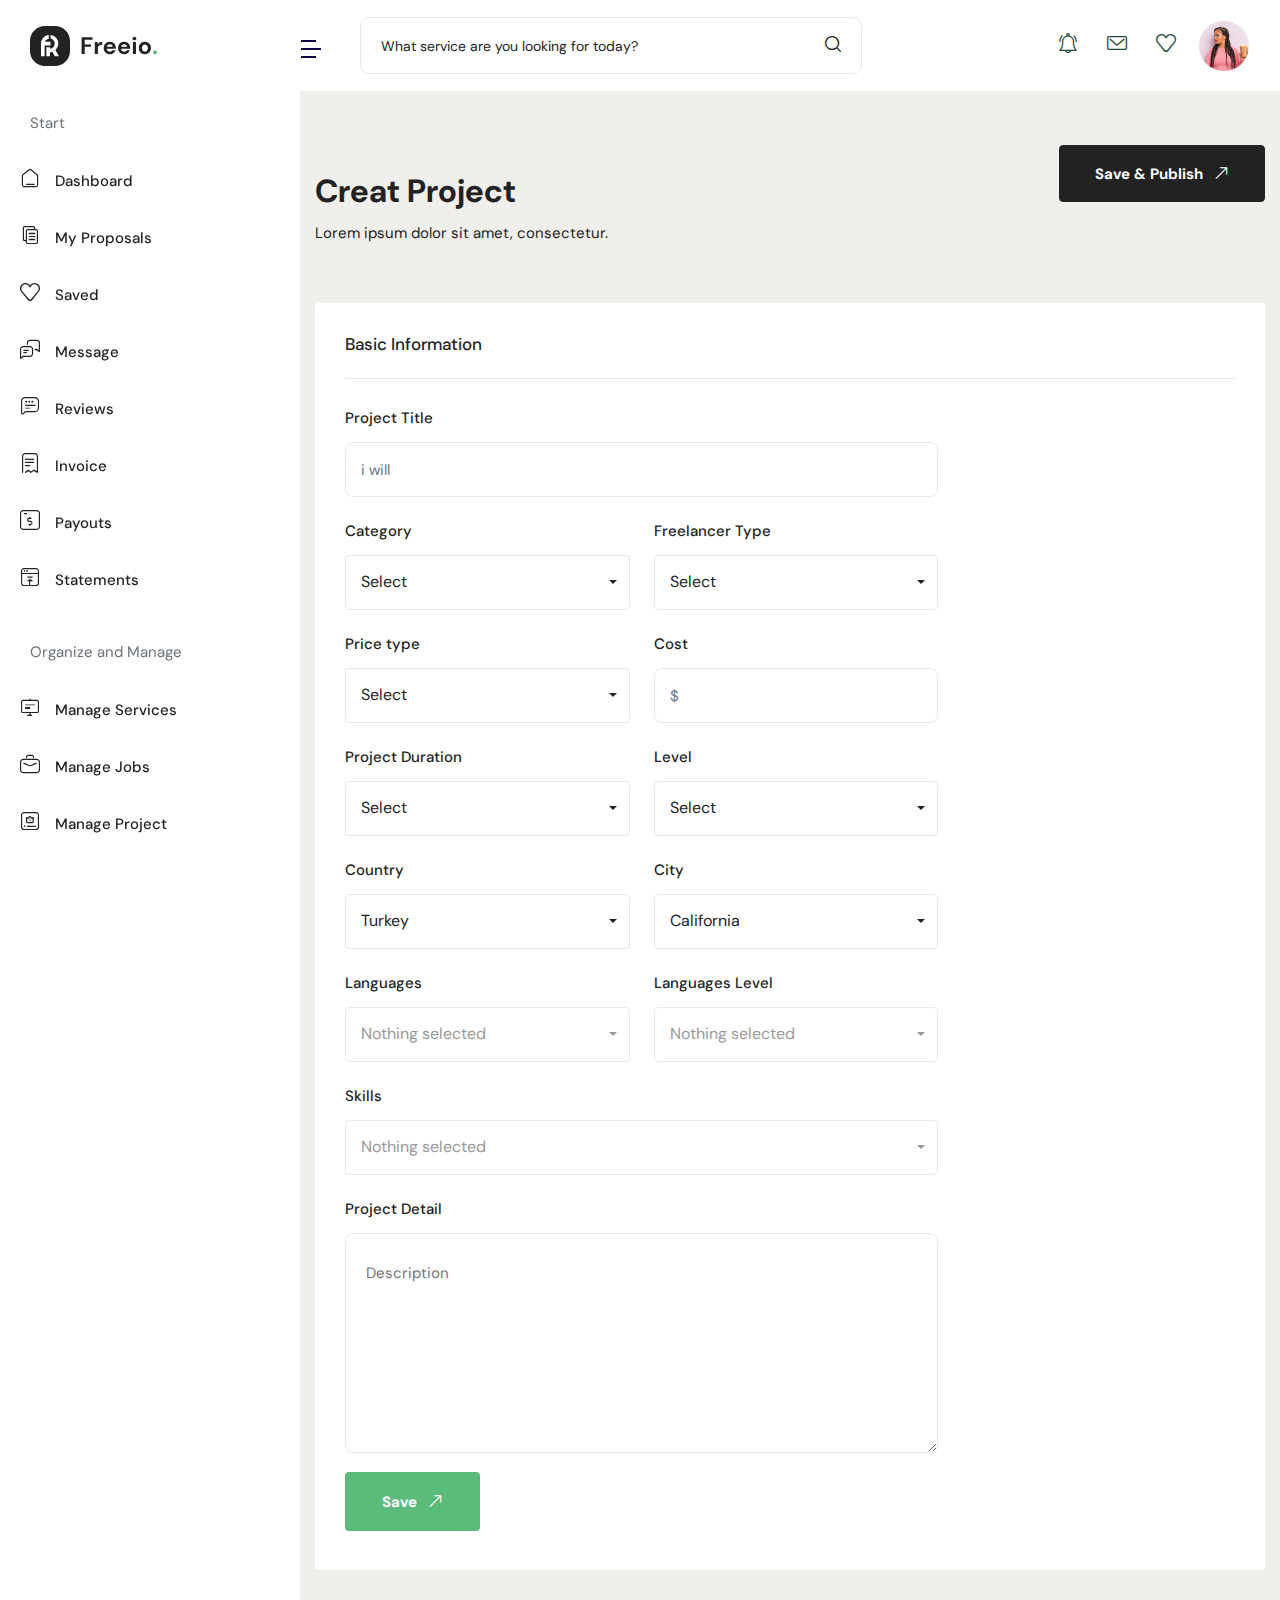
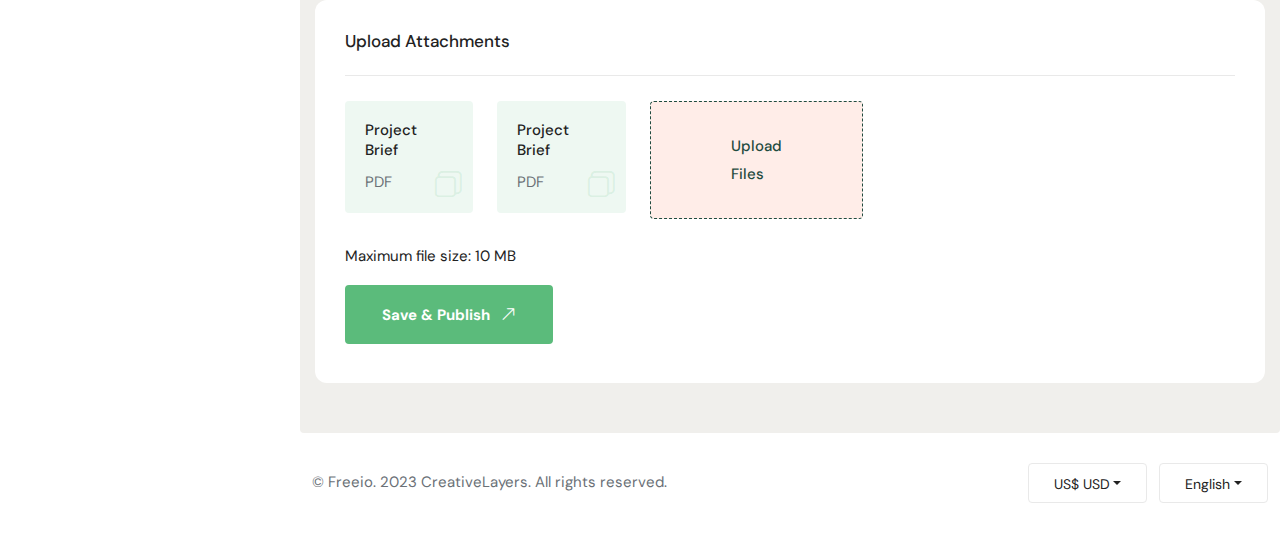
<file: page-dashboard-create-project.html>
<!DOCTYPE html>
<html dir="ltr" lang="en">

<!-- Mirrored from creativelayers.net/themes/freeio-html/page-dashboard-create-project.html by HTTrack Website Copier/3.x [XR&CO'2014], Thu, 28 Sep 2023 16:23:55 GMT -->
<head>
<meta charset="utf-8">
<meta http-equiv="X-UA-Compatible" content="IE=edge">
<meta name="viewport" content="width=device-width, initial-scale=1">
<meta name="keywords" content="bidding, fiverr, freelance marketplace, freelancers, freelancing, gigs, hiring, job board, job portal, job posting, jobs marketplace, peopleperhour, proposals, sell services, upwork">
<meta name="description" content="Freeio - Freelance Marketplace HTML Template">
<meta name="CreativeLayers" content="ATFN">
<!-- css file -->
<link rel="stylesheet" href="css/bootstrap.min.css">
<link rel="stylesheet" href="css/ace-responsive-menu.css">
<link rel="stylesheet" href="css/menu.css">
<link rel="stylesheet" href="css/fontawesome.css">
<link rel="stylesheet" href="css/flaticon.css">
<link rel="stylesheet" href="css/bootstrap-select.min.css">
<link rel="stylesheet" href="css/animate.css">
<link rel="stylesheet" href="css/slider.css">
<link rel="stylesheet" href="css/jquery-ui.min.css">
<link rel="stylesheet" href="css/magnific-popup.css">
<link rel="stylesheet" href="css/style.css">
<link rel="stylesheet" href="css/ud-custom-spacing.css">
<link rel="stylesheet" href="css/dashbord_navitaion.css">
<!-- Responsive stylesheet -->
<link rel="stylesheet" href="css/responsive.css">
<!-- Title -->
<title>Freeio - Freelance Marketplace HTML Template</title>
<!-- Favicon -->
<link href="images/favicon.ico" sizes="128x128" rel="shortcut icon" type="image/x-icon" />
<link href="images/favicon.ico" sizes="128x128" rel="shortcut icon" />
<!-- Apple Touch Icon -->
<link href="images/apple-touch-icon-60x60.png" sizes="60x60" rel="apple-touch-icon">
<link href="images/apple-touch-icon-72x72.png" sizes="72x72" rel="apple-touch-icon">
<link href="images/apple-touch-icon-114x114.png" sizes="114x114" rel="apple-touch-icon">
<link href="images/apple-touch-icon-180x180.png" sizes="180x180" rel="apple-touch-icon">

<!-- HTML5 shim and Respond.js for IE8 support of HTML5 elements and media queries -->
<!-- WARNING: Respond.js doesn't work if you view the page via file:// -->
<!--[if lt IE 9]>
<script src="https://oss.maxcdn.com/html5shiv/3.7.3/html5shiv.min.js"></script>
<script src="https://oss.maxcdn.com/respond/1.4.2/respond.min.js"></script>
<![endif]-->
</head>
<body>
<div class="wrapper">
  <div class="preloader"></div>
  
  <!-- Main Header Nav -->
  <header class="header-nav nav-innerpage-style menu-home4 dashboard_header main-menu">
    <!-- Ace Responsive Menu -->
    <nav class="posr"> 
      <div class="container-fluid pr30 pr15-xs pl30 posr menu_bdrt1">
        <div class="row align-items-center justify-content-between">
          <div class="col-6 col-lg-auto">
            <div class="text-center text-lg-start d-flex align-items-center">
              <div class="dashboard_header_logo position-relative me-2 me-xl-5">
                <a href="index.html" class="logo"><img src="images/header-logo-dark.svg" alt=""></a>
              </div>
              <div class="fz20 ml90">
                <a href="#" class="dashboard_sidebar_toggle_icon vam"><img src="images/dashboard-navicon.svg" alt=""></a>
              </div>
              <a class="login-info d-block d-xl-none ml40 vam" data-bs-toggle="modal" href="#exampleModalToggle" role="button"><span class="flaticon-loupe"></span></a>
              <div class="ml40 d-none d-xl-block">
                <div class="search_area dashboard-style">
                  <input type="text" class="form-control border-0" placeholder="What service are you looking for today?">
                  <label><span class="flaticon-loupe"></span></label>
                </div>
              </div>
            </div>
          </div>
          <div class="col-6 col-lg-auto">
            <div class="text-center text-lg-end header_right_widgets">
              <ul class="dashboard_dd_menu_list d-flex align-items-center justify-content-center justify-content-sm-end mb-0 p-0">
                <li class="d-none d-sm-block">
                  <a class="text-center mr5 text-thm2 dropdown-toggle fz20" type="button" data-bs-toggle="dropdown" href="#"><span class="flaticon-notification"></span></a>
                  <div class="dropdown-menu">
                    <div class="dboard_notific_dd px30 pt10 pb15">
                      <div class="notif_list d-flex align-items-center bdrb1 pb15 mb10">
                        <img src="images/resource/notif-1.png" alt="">
                        <div class="details ml10">
                          <p class="text mb-0">Your resume</p>
                          <p class="text mb-0">updated!</p>
                        </div>
                      </div>
                      <div class="notif_list d-flex align-items-center bdrb1 pb15 mb10">
                        <img src="images/resource/notif-2.png" alt="">
                        <div class="details ml10">
                          <p class="text mb-0">You changed</p>
                          <p class="text mb-0">password</p>
                        </div>
                      </div>
                      <div class="notif_list d-flex align-items-center bdrb1 pb15 mb10">
                        <img src="images/resource/notif-3.png" alt="">
                        <div class="details ml10">
                          <p class="text mb-0">Your account has been</p>
                          <p class="text mb-0">created successfully</p>
                        </div>
                      </div>
                      <div class="notif_list d-flex align-items-center bdrb1 pb15 mb10">
                        <img src="images/resource/notif-4.png" alt="">
                        <div class="details ml10">
                          <p class="text mb-0">You applied for a job </p>
                          <p class="text mb-0">Front-end Developer</p>
                        </div>
                      </div>
                      <div class="notif_list d-flex align-items-center">
                        <img src="images/resource/notif-5.png" alt="">
                        <div class="details ml10">
                          <p class="text mb-0">Your course uploaded</p>
                          <p class="text mb-0">successfully</p>
                        </div>
                      </div>
                    </div>
                  </div>
                </li>
                <li class="d-none d-sm-block">
                  <a class="text-center mr5 text-thm2 dropdown-toggle fz20" type="button" data-bs-toggle="dropdown" href="#"><span class="flaticon-mail"></span></a>
                  <div class="dropdown-menu">
                    <div class="dboard_notific_dd px30 pt20 pb15">
                      <div class="notif_list d-flex align-items-start bdrb1 pb25 mb10">
                        <img class="img-2" src="images/testimonials/testi-1.png" alt="">
                        <div class="details ml15">
                          <p class="dark-color fw500 mb-2">Ali Tufan</p>
                          <p class="text mb-2">Lorem ipsum dolor sit amet, consectetur adipiscing.</p>
                          <p class="mb-0 text-thm">4 hours ago</p>
                        </div>
                      </div>
                      <div class="notif_list d-flex align-items-start mb25">
                        <img class="img-2" src="images/testimonials/testi-2.png" alt="">
                        <div class="details ml15">
                          <p class="dark-color fw500 mb-2">Ali Tufan</p>
                          <p class="text mb-2">Lorem ipsum dolor sit amet, consectetur adipiscing.</p>
                          <p class="mb-0 text-thm">4 hours ago</p>
                        </div>
                      </div>
                      <div class="d-grid">
                        <a href="page-dashboard-message.html" class="ud-btn btn-thm w-100">View All Messages<i class="fal fa-arrow-right-long"></i></a>
                      </div>
                    </div>
                  </div>
                </li>
                <li class="d-none d-sm-block">
                  <a class="text-center mr5 text-thm2 dropdown-toggle fz20" type="button" data-bs-toggle="dropdown" href="#"><span class="flaticon-like"></span></a>
                  <div class="dropdown-menu">
                    <div class="dboard_notific_dd px30 pt10 pb15">
                      <div class="notif_list d-flex align-items-center bdrb1 pb15 mb10">
                        <img src="images/resource/notif-1.png" alt="">
                        <div class="details ml10">
                          <p class="text mb-0">Your resume</p>
                          <p class="text mb-0">updated!</p>
                        </div>
                      </div>
                      <div class="notif_list d-flex align-items-center bdrb1 pb15 mb10">
                        <img src="images/resource/notif-2.png" alt="">
                        <div class="details ml10">
                          <p class="text mb-0">You changed</p>
                          <p class="text mb-0">password</p>
                        </div>
                      </div>
                      <div class="notif_list d-flex align-items-center bdrb1 pb15 mb10">
                        <img src="images/resource/notif-3.png" alt="">
                        <div class="details ml10">
                          <p class="text mb-0">Your account has been</p>
                          <p class="text mb-0">created successfully</p>
                        </div>
                      </div>
                      <div class="notif_list d-flex align-items-center bdrb1 pb15 mb10">
                        <img src="images/resource/notif-4.png" alt="">
                        <div class="details ml10">
                          <p class="text mb-0">You applied for a job </p>
                          <p class="text mb-0">Front-end Developer</p>
                        </div>
                      </div>
                      <div class="notif_list d-flex align-items-center">
                        <img src="images/resource/notif-5.png" alt="">
                        <div class="details ml10">
                          <p class="text mb-0">Your course uploaded</p>
                          <p class="text mb-0">successfully</p>
                        </div>
                      </div>
                    </div>
                  </div>
                </li>
                <li class="user_setting">
                  <div class="dropdown">
                    <a class="btn" href="#" data-bs-toggle="dropdown">
                      <img src="images/resource/user.png" alt="user.png"> 
                    </a>
                    <div class="dropdown-menu">
                      <div class="user_setting_content">
                        <p class="fz15 fw400 ff-heading mb10 pl30">Start</p>
                        <a class="dropdown-item" href="page-dashboard.html"><i class="flaticon-home mr10"></i>Dashboard</a>
                        <a class="dropdown-item" href="page-dashboard-proposal.html"><i class="flaticon-document mr10"></i>My Proposals</a>
                        <a class="dropdown-item" href="page-dashboard-save.html"><i class="flaticon-like mr10"></i>Saved</a>
                        <a class="dropdown-item" href="page-dashboard-message.html"><i class="flaticon-chat mr10"></i>Message</a>
                        <a class="dropdown-item" href="page-dashboard-reviews.html"><i class="flaticon-review-1 mr10"></i>Reviews</a>
                        <a class="dropdown-item" href="page-dashboard-invoice.html"><i class="flaticon-receipt mr10"></i>Invoice</a>
                        <a class="dropdown-item" href="page-dashboard-payouts.html"><i class="flaticon-dollar mr10"></i>Payouts</a>
                        <a class="dropdown-item" href="page-dashboard-statement.html"><i class="flaticon-web mr10"></i>Statements</a>
                        <p class="fz15 fw400 ff-heading mt30 pl30">Organize and Manage</p>
                        <a class="dropdown-item" href="page-dashboard-manage-service.html"><i class="flaticon-presentation mr10"></i>Manage Services</a>
                        <a class="dropdown-item" href="page-dashboard-manage-jobs.html"><i class="flaticon-briefcase mr10"></i>Manage Jobs</a>
                        <a class="dropdown-item" href="page-dashboard-favorites.html"><i class="flaticon-content mr10"></i>Manage Project</a>
                        <p class="fz15 fw400 ff-heading mt30 pl30">Account</p>
                        <a class="dropdown-item active" href="page-dashboard-profile.html"><i class="flaticon-photo mr10"></i>My Profile</a>
                        <a class="dropdown-item" href="page-login.html"><i class="flaticon-logout mr10"></i>Logout</a>
                      </div>
                    </div>
                  </div>
                </li>
              </ul>
            </div>
          </div>
        </div>
      </div>
    </nav>
  </header>
  <!-- Search Modal -->
  <div class="search-modal">
    <div class="modal fade" id="exampleModalToggle" aria-hidden="true" aria-labelledby="exampleModalToggleLabel" tabindex="-1">
      <div class="modal-dialog modal-lg">
        <div class="modal-content">
          <div class="modal-header">
            <h5 class="modal-title" id="exampleModalToggleLabel"></h5>
            <button type="button" class="btn-close" data-bs-dismiss="modal" aria-label="Close"><i class="fal fa-xmark"></i></button>
          </div>
          <div class="modal-body">
            <div class="popup-search-field search_area">
              <input type="text" class="form-control border-0" placeholder="What service are you looking for today?">
              <label><span class="far fa-magnifying-glass"></span></label>
              <button class="ud-btn btn-thm" type="submit">Search</button>
            </div>
          </div>
        </div>
      </div>
    </div>
  </div>

  <!-- Mobile Nav  -->
  <div id="page" class="mobilie_header_nav stylehome1">
    <div class="mobile-menu">
      <div class="header bdrb1">
        <div class="menu_and_widgets">
          <div class="mobile_menu_bar d-flex justify-content-between align-items-center">
            <a class="mobile_logo" href="#"><img src="images/header-logo3.svg" alt=""></a>
            <div class="right-side text-end">
              <a class="" href="page-login.html">join</a>
              <a class="menubar ml30" href="#menu"><img src="images/mobile-dark-nav-icon.svg" alt=""></a>
            </div>
          </div>
        </div>
        <div class="posr"><div class="mobile_menu_close_btn"><span class="far fa-times"></span></div></div>
      </div>
    </div>
    <!-- /.mobile-menu -->
    <nav id="menu" class="">
      <ul>
        <li><span>Home</span>
          <ul>
            <li><a href="index.html">Home V1</a></li>
            <li><a href="index2.html">Home V2</a></li>
            <li><a href="index3.html">Home V3</a></li>
            <li><a href="index4.html">Home V4</a></li>
            <li><a href="index5.html">Home V5</a></li>
            <li><a href="index6.html">Home V6</a></li>
            <li><a href="index7.html">Home V7</a></li>
            <li><a href="index8.html">Home V8</a></li>
            <li><a href="index9.html">Home V9</a></li>
            <li><a href="index10.html">Home V10</a></li>
          </ul>
        </li>
        <li><span>Browse Jobs</span>
          <ul>
            <li><span>Services</span>
              <ul>
                <li><a href="page-service-v1.html">Service v1</a></li>
                <li><a href="page-service-v2.html">Service v2</a></li>
                <li><a href="page-service-v3.html">Service v3</a></li>
                <li><a href="page-service-v4.html">Service v4</a></li>
                <li><a href="page-service-v5.html">Service v5</a></li>
                <li><a href="page-service-v6.html">Service v6</a></li>
                <li><a href="page-service-v7.html">Service v7</a></li>
                <li><a href="page-service-all.html">Service All</a></li>
                <li><a href="page-service-single.html">Service Single</a></li>
              </ul>
            </li>
            <li><span>Projects</span>
              <ul>
                <li><a href="page-project-v1.html">Project v1</a></li>
                <li><a href="page-project-single.html">Project Single</a></li>
              </ul>
            </li>
            <li><span>Job View</span>
              <ul>
                <li><a href="page-job-list-v1.html">Job list v1</a></li>
                <li><a href="page-job-list-v2.html">Job list v2</a></li>
                <li><a href="page-job-list-v3.html">Job list V3</a></li>
                <li><a href="page-job-list-single.html">Job Single</a></li>
              </ul>
            </li>
          </ul>
        </li>
        <li><span>Users</span>
          <ul>
            <li><span>Dashboard</span>
              <ul>
                <li><a href="page-dashboard.html">Dashboard</a></li>
                <li><a href="page-dashboard-proposal.html">Proposal</a></li>
                <li><a href="page-dashboard-save.html">Saved</a></li>
                <li><a href="page-dashboard-message.html">Message</a></li>
                <li><a href="page-dashboard-reviews.html">Reviews</a></li>
                <li><a href="page-dashboard-invoice.html">Invoice</a></li>
                <li><a href="page-dashboard-payouts.html">Payouts</a></li>
                <li><a href="page-dashboard-statement.html">Statement</a></li>
                <li><a href="page-dashboard-manage-service.html">Manage Service</a></li>
                <li><a href="page-dashboard-add-service.html">Add Services</a></li>
                <li><a href="page-dashboard-manage-jobs.html">Manage Jobs</a></li>
                <li><a href="page-dashboard-manage-project.html">Manage Project</a></li>
                <li><a href="page-dashboard-create-project.html">Create Project</a></li>
                <li><a href="page-dashboard-profile.html">My Profile</a></li>
              </ul>
            </li>
            <li><span>Employee</span>
              <ul>
                <li><a href="page-employee-v1.html">Employee V1</a></li>
                <li><a href="page-employee-v2.html">Employee V2</a></li>
                <li><a href="page-employee-single.html">Employee Single</a></li>
              </ul>
            </li>
            <li><span>Freelancer</span>
              <ul>
                <li><a href="page-freelancer-v1.html">Freelancer V1</a></li>
                <li><a href="page-freelancer-v2.html">Freelancer V2</a></li>
                <li><a href="page-freelancer-v3.html">Freelancer V3</a></li>
                <li><a href="page-freelancer-single.html">Freelancer Single</a></li>
              </ul>
            </li>
            <li><a href="page-become-seller.html">Become Seller</a></li>
          </ul>
        </li>
        <li><span>Pages</span>
          <ul>
            <li><span>About</span>
              <ul>
                <li><a href="page-about.html">About v1</a></li>
                <li><a href="page-about-v2.html">About v2</a></li>
              </ul>
            </li>
            <li><span>Shop</span>
              <ul>
                <li><a href="page-shop.html">List</a></li>
                <li><a href="page-shop-single.html">Single</a></li>
                <li><a href="page-shop-cart.html">Cart</a></li>
                <li><a href="page-shop-checkout.html">Checkout</a></li>
                <li><a href="page-shop-order.html">Order</a></li>
              </ul>
            </li>
            <li><a href="page-contact.html">Contact</a></li>
            <li><a href="page-error.html">404</a></li>
            <li><a href="page-faq.html">Faq</a></li>
            <li><a href="page-help.html">Help</a></li>
            <li><a href="page-invoice.html">Invoices</a></li>
            <li><a href="page-login.html">Login</a></li>
            <li><a href="page-pricing.html">Pricing</a></li>
            <li><a href="page-register.html">Register</a></li>
            <li><a href="page-terms.html">Terms</a></li>
            <li><a href="page-ui-element.html">UI Elements</a></li>
          </ul>
        </li>
        <li><span>Blog</span>
          <ul>
            <li><a href="page-blog-v1.html">List V1</a></li>
            <li><a href="page-blog-v2.html">List V2</a></li>
            <li><a href="page-blog-v3.html">List V3</a></li>
            <li><a href="page-blog-single.html">Single</a></li>
          </ul>
        </li>
        <!-- Only for Mobile View -->
      </ul>
    </nav>
  </div>

  <div class="dashboard_content_wrapper">
    <div class="dashboard dashboard_wrapper pr30 pr0-xl">
      <div class="dashboard__sidebar d-none d-lg-block">
        <div class="dashboard_sidebar_list">
          <p class="fz15 fw400 ff-heading pl30">Start</p>
          <div class="sidebar_list_item">
            <a href="page-dashboard.html" class="items-center"><i class="flaticon-home mr15"></i>Dashboard</a>
          </div>
          <div class="sidebar_list_item">
            <a href="page-dashboard-proposal.html" class="items-center"><i class="flaticon-document mr15"></i>My Proposals</a>
          </div>
          <div class="sidebar_list_item">
            <a href="page-dashboard-save.html" class="items-center"><i class="flaticon-like mr15"></i>Saved</a>
          </div>
          <div class="sidebar_list_item ">
            <a href="page-dashboard-message.html" class="items-center"><i class="flaticon-chat mr15"></i>Message</a>
          </div>
          <div class="sidebar_list_item ">
            <a href="page-dashboard-reviews.html" class="items-center"><i class="flaticon-review-1 mr15"></i>Reviews</a>
          </div>
          <div class="sidebar_list_item">
            <a href="page-dashboard-invoice.html" class="items-center"><i class="flaticon-receipt mr15"></i>Invoice</a>
          </div>
          <div class="sidebar_list_item">
            <a href="page-dashboard-payouts.html" class="items-center"><i class="flaticon-dollar mr15"></i>Payouts</a>
          </div>
          <div class="sidebar_list_item">
            <a href="page-dashboard-statement.html" class="items-center"><i class="flaticon-web mr15"></i>Statements</a>
          </div>
          <p class="fz15 fw400 ff-heading pl30 mt30">Organize and Manage</p>
          <div class="sidebar_list_item ">
            <a href="page-dashboard-manage-service.html" class="items-center"><i class="flaticon-presentation mr15"></i>Manage Services</a>
          </div>
          <div class="sidebar_list_item ">
            <a href="page-dashboard-manage-jobs.html" class="items-center"><i class="flaticon-briefcase mr15"></i>Manage Jobs</a>
          </div>
          <div class="sidebar_list_item ">
            <a href="page-dashboard-manage-project.html" class="items-center"><i class="flaticon-content mr15"></i>Manage Project</a>
          </div>
          <p class="fz15 fw400 ff-heading pl30 mt30">Account</p>
          <div class="sidebar_list_item ">
            <a href="page-dashboard-profile.html" class="items-center -is-active"><i class="flaticon-photo mr15"></i>My Profile</a>
          </div>
          <div class="sidebar_list_item ">
            <a href="page-login.html" class="items-center"><i class="flaticon-logout mr15"></i>Logout</a>
          </div>
        </div>
      </div>
      <div class="dashboard__main pl0-md">
        <div class="dashboard__content hover-bgc-color">
          <div class="row pb40">
            <div class="col-lg-12">
              <div class="dashboard_navigationbar d-block d-lg-none">
                <div class="dropdown">
                  <button onclick="myFunction()" class="dropbtn"><i class="fa fa-bars pr10"></i> Dashboard Navigation</button>
                  <ul id="myDropdown" class="dropdown-content">
                    <li><p class="fz15 fw400 ff-heading mt30 pl30">Start</p></li>
                    <li><a href="page-dashboard.html"><i class="flaticon-home mr10"></i>Dashboard</a></li>
                    <li><a href="page-dashboard-proposal.html"><i class="flaticon-document mr10"></i>My Proposals</a></li>
                    <li><a href="page-dashboard-save.html"><i class="flaticon-like mr10"></i>Saved</a></li>
                    <li><a href="page-dashboard-message.html"><i class="flaticon-chat mr10"></i>Message</a></li>
                    <li><a href="page-dashboard-reviews.html"><i class="flaticon-review-1 mr10"></i>Reviews</a></li>
                    <li><a href="page-dashboard-invoice.html"><i class="flaticon-receipt mr10"></i>Invoice</a></li>
                    <li><a href="page-dashboard-payouts.html"><i class="flaticon-dollar mr10"></i>Payouts</a></li>
                    <li><a href="page-dashboard-statement.html"><i class="flaticon-web mr10"></i>Statements</a></li>
                    <li><p class="fz15 fw400 ff-heading mt30 pl30">Organize and Manage</p></li>
                    <li><a href="page-dashboard-manage-service.html"><i class="flaticon-presentation mr10"></i>Manage Services</a></li>
                    <li><a href="page-dashboard-manage-jobs.html"><i class="flaticon-briefcase mr10"></i>Manage Jobs</a></li>
                    <li><a href="page-dashboard-manage-project.html"><i class="flaticon-content mr10"></i>Manage Project</a></li>
                    <li><p class="fz15 fw400 ff-heading mt30 pl30">Account</p></li>
                    <li class="active"><a href="page-dashboard-profile.html"><i class="flaticon-photo mr10"></i>My Profile</a></li>
                    <li><a href="page-login.html"><i class="flaticon-logout mr10"></i>Logout</a></li>
                  </ul>
                </div>
              </div>
            </div>
            <div class="col-lg-9">
              <div class="dashboard_title_area">
                <h2>Creat Project</h2>
                <p class="text">Lorem ipsum dolor sit amet, consectetur.</p>
              </div>
            </div>
            <div class="col-lg-3">
              <div class="text-lg-end">
                <a href="#" class="ud-btn btn-dark">Save & Publish<i class="fal fa-arrow-right-long"></i></a>
              </div>
            </div>
          </div>
          <div class="row">
            <div class="col-xl-12">
              <div class="ps-widget bgc-white bdrs4 p30 mb30 overflow-hidden position-relative">
                <div class="bdrb1 pb15 mb25">
                  <h5 class="list-title">Basic Information</h5>
                </div>
                <div class="col-xl-8">
                  <form class="form-style1">
                    <div class="row">
                      <div class="col-sm-12">
                        <div class="mb20">
                          <label class="heading-color ff-heading fw500 mb10">Project Title</label>
                          <input type="text" class="form-control" placeholder="i will">
                        </div>
                      </div>
                      <div class="col-sm-6">
                        <div class="mb20">
                          <div class="form-style1">
                            <label class="heading-color ff-heading fw500 mb10">Category</label>
                            <div class="bootselect-multiselect">
                              <select class="selectpicker">
                                <option>Select</option>
                                <option>Graphics & Design</option>
                                <option>Digital Marketing</option>
                                <option>Writing & Translation</option>
                                <option>Video & Animation</option>
                                <option>Music & Audio</option>
                                <option>Programming & Tech</option>
                                <option>Business</option>
                                <option>Lifestyle</option>
                                <option>Trending</option>
                              </select>
                            </div>
                          </div>
                        </div>
                      </div>
                      <div class="col-sm-6">
                        <div class="mb20">
                          <label class="heading-color ff-heading fw500 mb10">Freelancer Type</label>
                          <div class="bootselect-multiselect">
                            <select class="selectpicker">
                              <option>Select</option>
                              <option>Full Time</option>
                              <option>Part Time</option>
                              <option>Project Based</option>
                              <option>Other</option>
                            </select>
                          </div>
                        </div>
                      </div>
                      <div class="col-sm-6">
                        <div class="mb20">
                          <label class="heading-color ff-heading fw500 mb10">Price type</label>
                          <div class="bootselect-multiselect">
                            <select class="selectpicker">
                              <option>Select</option>
                              <option>Low($)</option>
                              <option>Mid($$)</option>
                              <option>Hight($$$)</option>
                            </select>
                          </div>
                        </div>
                      </div>
                      <div class="col-sm-6">
                        <div class="mb20">
                          <label class="heading-color ff-heading fw500 mb10">Cost</label>
                          <input type="email" class="form-control" placeholder="$">
                        </div>
                      </div>
                      <div class="col-sm-6">
                        <div class="mb20">
                          <div class="form-style1">
                            <label class="heading-color ff-heading fw500 mb10">Project Duration</label>
                            <div class="bootselect-multiselect">
                              <select class="selectpicker">
                                <option>Select</option>
                                <option>1 Day</option>
                                <option>2 Day</option>
                                <option>3 Day</option>
                                <option>1 Week</option>
                              </select>
                            </div>
                          </div>
                        </div>
                      </div>
                      <div class="col-sm-6">
                        <div class="mb20">
                          <div class="form-style1">
                            <label class="heading-color ff-heading fw500 mb10">Level</label>
                            <div class="bootselect-multiselect">
                              <select class="selectpicker">
                                <option>Select</option>
                                <option>Entry Level</option>
                                <option>Standard Level</option>
                                <option>Expert Level</option>
                              </select>
                            </div>
                          </div>
                        </div>
                      </div>
                      <div class="col-sm-6">
                        <div class="mb20">
                          <div class="form-style1">
                            <label class="heading-color ff-heading fw500 mb10">Country</label>
                            <div class="bootselect-multiselect">
                              <select class="selectpicker">
                                <option>Turkey</option>
                                <option>United Kingdom</option>
                                <option>United State</option>
                                <option>Ukraine</option>
                                <option>Uruguay</option>
                                <option>UK</option>
                                <option>Uzbekistan</option>
                              </select>
                            </div>
                          </div>
                        </div>
                      </div>
                      <div class="col-sm-6">
                        <div class="mb20">
                          <div class="form-style1">
                            <label class="heading-color ff-heading fw500 mb10">City</label>
                            <div class="bootselect-multiselect">
                              <select class="selectpicker">
                                <option data-tokens="California">California</option>
                                <option data-tokens="Chicago">Chicago</option>
                                <option data-tokens="LosAngeles">Los Angeles</option>
                                <option data-tokens="Manhattan">Manhattan</option>
                                <option data-tokens="NewJersey">New Jersey</option>
                                <option data-tokens="NewYork">New York</option>
                                <option data-tokens="SanDiego">San Diego</option>
                                <option data-tokens="SanFrancisco">San Francisco</option>
                                <option data-tokens="Texas">Texas</option>
                              </select>
                            </div>
                          </div>
                        </div>
                      </div>
                      <div class="col-sm-6">
                        <div class="mb20">
                          <div class="form-style1">
                            <label class="heading-color ff-heading fw500 mb10">Languages</label>
                            <div class="bootselect-multiselect">
                              <select class="selectpicker" multiple>
                                <option>English</option>
                                <option>Spanish</option>
                                <option>Greek</option>
                                <option>Tarkish</option>
                              </select>
                            </div>
                          </div>
                        </div>
                      </div>
                      <div class="col-sm-6">
                        <div class="mb20">
                          <div class="form-style1">
                            <label class="heading-color ff-heading fw500 mb10">Languages Level</label>
                            <div class="bootselect-multiselect">
                              <select class="selectpicker" multiple>
                                <option>Select</option>
                                <option>Fluent</option>
                                <option>Mid Level</option>
                                <option>Conversational</option>
                                <option>Other</option>
                              </select>
                            </div>
                          </div>
                        </div>
                      </div>
                      <div class="col-sm-12">
                        <div class="mb20">
                          <div class="form-style1">
                            <label class="heading-color ff-heading fw500 mb10">Skills</label>
                            <div class="bootselect-multiselect">
                              <select class="selectpicker" multiple>
                                <option>Figma</option>
                                <option>Adobe XD</option>
                                <option>CSS</option>
                                <option>HTML</option>
                                <option>Bootstrap</option>
                              </select>
                            </div>
                          </div>
                        </div>
                      </div>
                      <div class="col-md-12">
                        <div class="mb10">
                          <label class="heading-color ff-heading fw500 mb10">Project Detail</label>
                          <textarea cols="30" rows="6" placeholder="Description"></textarea>
                        </div>
                      </div>
                      <div class="col-md-12">
                        <div class="text-start">
                          <a class="ud-btn btn-thm" href="page-contact.html">Save<i class="fal fa-arrow-right-long"></i></a>
                        </div>
                      </div>
                    </div>
                  </form>
                </div>
              </div>
              <div class="ps-widget bgc-white bdrs12 p30 mb30 overflow-hidden position-relative">
                <div class="bdrb1 pb15 mb25">
                  <h5 class="list-title">Upload Attachments</h5>
                </div>
                <div class="row">
                  <div class="col-6 col-xl-2">
                    <div class="project-attach">
                      <h6 class="title">Project Brief</h6>
                      <p>PDF</p>
                      <span class="icon flaticon-page"></span>
                    </div>
                  </div>
                  <div class="col-6 col-xl-2">
                    <div class="project-attach">
                      <h6 class="title">Project Brief</h6>
                      <p>PDF</p>
                      <span class="icon flaticon-page"></span>
                    </div>
                  </div>
                  <div class="col-6 col-xl-3">
                    <a class="upload-img" href="#">Upload Files</a>
                  </div>
                </div>
                <p class="text">Maximum file size: 10 MB</p>
                <div class="text-start">
                  <a class="ud-btn btn-thm" href="page-contact.html">Save & Publish<i class="fal fa-arrow-right-long"></i></a>
                </div>
              </div>
            </div>
          </div>
        </div>
        <footer class="dashboard_footer pt30 pb30">
          <div class="container">
            <div class="row align-items-center justify-content-center justify-content-md-between">
              <div class="col-auto">
                <div class="copyright-widget">
                  <p class="mb-md-0">© Freeio. 2023 CreativeLayers. All rights reserved.</p>
                </div>
              </div>
              <div class="col-auto">
                <div class="footer_bottom_right_btns at-home8 text-center text-lg-end">
                  <ul class="p-0 m-0">
                    <li class="list-inline-item bg-white">
                      <select class="selectpicker show-tick">
                        <option>US$ USD</option>
                        <option>Euro</option>
                        <option>Pound</option>
                      </select>
                    </li>
                    <li class="list-inline-item bg-white">
                      <select class="selectpicker show-tick">
                        <option>English</option>
                        <option>Frenc</option>
                        <option>Italian</option>
                        <option>Spanish</option>
                        <option>Turkey</option>
                      </select>
                    </li>
                  </ul>
                </div>
              </div>
            </div>
          </div>
        </footer>
      </div>
    </div>
  </div>
  <a class="scrollToHome" href="#"><i class="fas fa-angle-up"></i></a>
</div>
<!-- Wrapper End -->
<script src="js/jquery-3.6.4.min.js"></script> 
<script src="js/jquery-migrate-3.0.0.min.js"></script> 
<script src="js/popper.min.js"></script> 
<script src="js/bootstrap.min.js"></script> 
<script src="js/bootstrap-select.min.js"></script> 
<script src="js/jquery.mmenu.all.js"></script> 
<script src="js/ace-responsive-menu.js"></script> 
<script src="js/jquery-scrolltofixed-min.js"></script>
<script src="js/dashboard-script.js"></script>
<!-- Custom script for all pages --> 
<script src="js/script.js"></script>
</body>

<!-- Mirrored from creativelayers.net/themes/freeio-html/page-dashboard-create-project.html by HTTrack Website Copier/3.x [XR&CO'2014], Thu, 28 Sep 2023 16:23:55 GMT -->
</html>
</file>
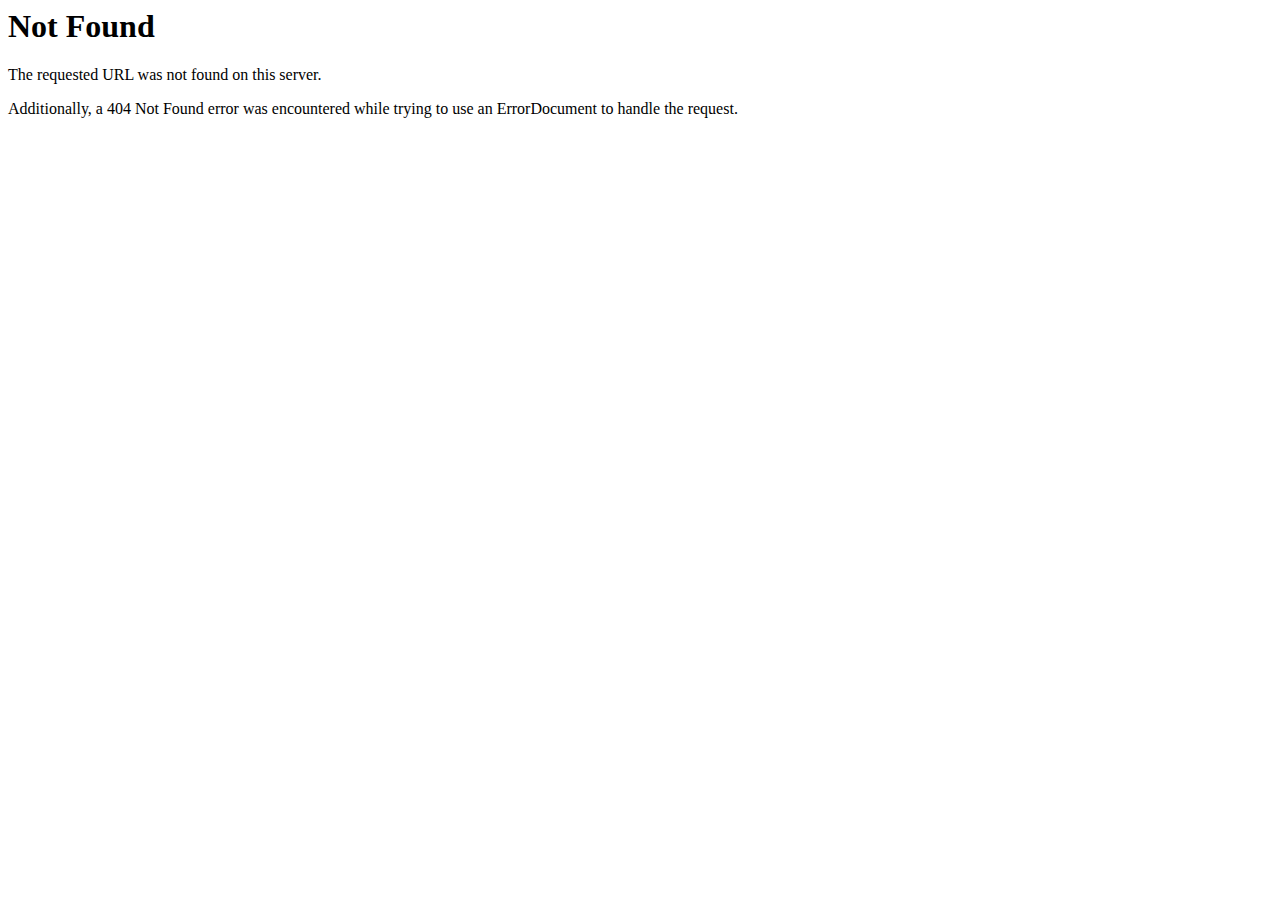
<file: page-dashboard-favorites.html>
<!DOCTYPE HTML PUBLIC "-//IETF//DTD HTML 2.0//EN">
<html><head>
<title>404 Not Found</title>
</head><body>
<h1>Not Found</h1>
<p>The requested URL was not found on this server.</p>
<p>Additionally, a 404 Not Found
error was encountered while trying to use an ErrorDocument to handle the request.</p>
</body></html>
</file>
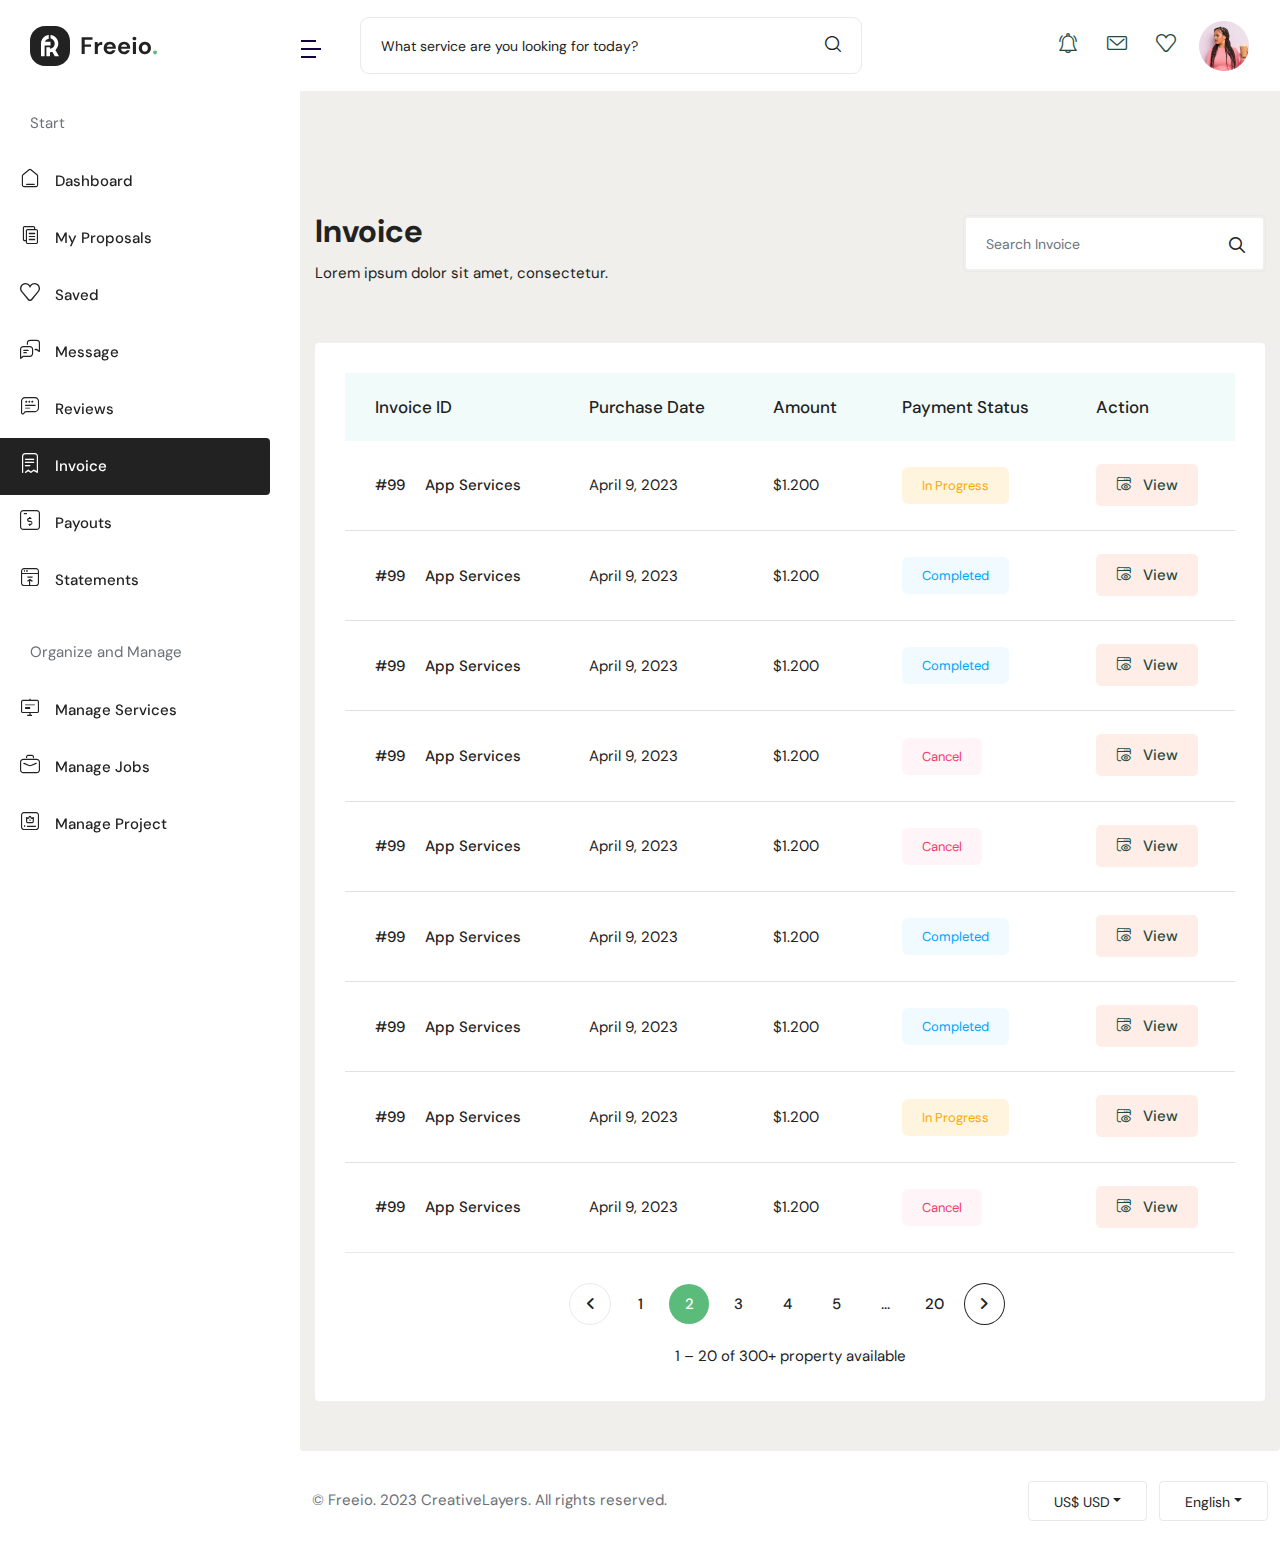
<file: page-dashboard-invoice.html>
<!DOCTYPE html>
<html dir="ltr" lang="en">

<!-- Mirrored from creativelayers.net/themes/freeio-html/page-dashboard-invoice.html by HTTrack Website Copier/3.x [XR&CO'2014], Thu, 28 Sep 2023 16:23:52 GMT -->
<head>
<meta charset="utf-8">
<meta http-equiv="X-UA-Compatible" content="IE=edge">
<meta name="viewport" content="width=device-width, initial-scale=1">
<meta name="keywords" content="bidding, fiverr, freelance marketplace, freelancers, freelancing, gigs, hiring, job board, job portal, job posting, jobs marketplace, peopleperhour, proposals, sell services, upwork">
<meta name="description" content="Freeio - Freelance Marketplace HTML Template">
<meta name="CreativeLayers" content="ATFN">
<!-- css file -->
<link rel="stylesheet" href="css/bootstrap.min.css">
<link rel="stylesheet" href="css/ace-responsive-menu.css">
<link rel="stylesheet" href="css/menu.css">
<link rel="stylesheet" href="css/fontawesome.css">
<link rel="stylesheet" href="css/flaticon.css">
<link rel="stylesheet" href="css/bootstrap-select.min.css">
<link rel="stylesheet" href="css/animate.css">
<link rel="stylesheet" href="css/slider.css">
<link rel="stylesheet" href="css/jquery-ui.min.css">
<link rel="stylesheet" href="css/magnific-popup.css">
<link rel="stylesheet" href="css/style.css">
<link rel="stylesheet" href="css/ud-custom-spacing.css">
<link rel="stylesheet" href="css/dashbord_navitaion.css">
<!-- Responsive stylesheet -->
<link rel="stylesheet" href="css/responsive.css">
<!-- Title -->
<title>Freeio - Freelance Marketplace HTML Template</title>
<!-- Favicon -->
<link href="images/favicon.ico" sizes="128x128" rel="shortcut icon" type="image/x-icon" />
<link href="images/favicon.ico" sizes="128x128" rel="shortcut icon" />
<!-- Apple Touch Icon -->
<link href="images/apple-touch-icon-60x60.png" sizes="60x60" rel="apple-touch-icon">
<link href="images/apple-touch-icon-72x72.png" sizes="72x72" rel="apple-touch-icon">
<link href="images/apple-touch-icon-114x114.png" sizes="114x114" rel="apple-touch-icon">
<link href="images/apple-touch-icon-180x180.png" sizes="180x180" rel="apple-touch-icon">

<!-- HTML5 shim and Respond.js for IE8 support of HTML5 elements and media queries -->
<!-- WARNING: Respond.js doesn't work if you view the page via file:// -->
<!--[if lt IE 9]>
<script src="https://oss.maxcdn.com/html5shiv/3.7.3/html5shiv.min.js"></script>
<script src="https://oss.maxcdn.com/respond/1.4.2/respond.min.js"></script>
<![endif]-->
</head>
<body>
<div class="wrapper">
  <div class="preloader"></div>
  
  <!-- Main Header Nav -->
  <header class="header-nav nav-innerpage-style menu-home4 dashboard_header main-menu">
    <!-- Ace Responsive Menu -->
    <nav class="posr"> 
      <div class="container-fluid pr30 pr15-xs pl30 posr menu_bdrt1">
        <div class="row align-items-center justify-content-between">
          <div class="col-6 col-lg-auto">
            <div class="text-center text-lg-start d-flex align-items-center">
              <div class="dashboard_header_logo position-relative me-2 me-xl-5">
                <a href="index.html" class="logo"><img src="images/header-logo-dark.svg" alt=""></a>
              </div>
              <div class="fz20 ml90">
                <a href="#" class="dashboard_sidebar_toggle_icon vam"><img src="images/dashboard-navicon.svg" alt=""></a>
              </div>
              <a class="login-info d-block d-xl-none ml40 vam" data-bs-toggle="modal" href="#exampleModalToggle" role="button"><span class="flaticon-loupe"></span></a>
              <div class="ml40 d-none d-xl-block">
                <div class="search_area dashboard-style">
                  <input type="text" class="form-control border-0" placeholder="What service are you looking for today?">
                  <label><span class="flaticon-loupe"></span></label>
                </div>
              </div>
            </div>
          </div>
          <div class="col-6 col-lg-auto">
            <div class="text-center text-lg-end header_right_widgets">
              <ul class="dashboard_dd_menu_list d-flex align-items-center justify-content-center justify-content-sm-end mb-0 p-0">
                <li class="d-none d-sm-block">
                  <a class="text-center mr5 text-thm2 dropdown-toggle fz20" type="button" data-bs-toggle="dropdown" href="#"><span class="flaticon-notification"></span></a>
                  <div class="dropdown-menu">
                    <div class="dboard_notific_dd px30 pt10 pb15">
                      <div class="notif_list d-flex align-items-center bdrb1 pb15 mb10">
                        <img src="images/resource/notif-1.png" alt="">
                        <div class="details ml10">
                          <p class="text mb-0">Your resume</p>
                          <p class="text mb-0">updated!</p>
                        </div>
                      </div>
                      <div class="notif_list d-flex align-items-center bdrb1 pb15 mb10">
                        <img src="images/resource/notif-2.png" alt="">
                        <div class="details ml10">
                          <p class="text mb-0">You changed</p>
                          <p class="text mb-0">password</p>
                        </div>
                      </div>
                      <div class="notif_list d-flex align-items-center bdrb1 pb15 mb10">
                        <img src="images/resource/notif-3.png" alt="">
                        <div class="details ml10">
                          <p class="text mb-0">Your account has been</p>
                          <p class="text mb-0">created successfully</p>
                        </div>
                      </div>
                      <div class="notif_list d-flex align-items-center bdrb1 pb15 mb10">
                        <img src="images/resource/notif-4.png" alt="">
                        <div class="details ml10">
                          <p class="text mb-0">You applied for a job </p>
                          <p class="text mb-0">Front-end Developer</p>
                        </div>
                      </div>
                      <div class="notif_list d-flex align-items-center">
                        <img src="images/resource/notif-5.png" alt="">
                        <div class="details ml10">
                          <p class="text mb-0">Your course uploaded</p>
                          <p class="text mb-0">successfully</p>
                        </div>
                      </div>
                    </div>
                  </div>
                </li>
                <li class="d-none d-sm-block">
                  <a class="text-center mr5 text-thm2 dropdown-toggle fz20" type="button" data-bs-toggle="dropdown" href="#"><span class="flaticon-mail"></span></a>
                  <div class="dropdown-menu">
                    <div class="dboard_notific_dd px30 pt20 pb15">
                      <div class="notif_list d-flex align-items-start bdrb1 pb25 mb10">
                        <img class="img-2" src="images/testimonials/testi-1.png" alt="">
                        <div class="details ml15">
                          <p class="dark-color fw500 mb-2">Ali Tufan</p>
                          <p class="text mb-2">Lorem ipsum dolor sit amet, consectetur adipiscing.</p>
                          <p class="mb-0 text-thm">4 hours ago</p>
                        </div>
                      </div>
                      <div class="notif_list d-flex align-items-start mb25">
                        <img class="img-2" src="images/testimonials/testi-2.png" alt="">
                        <div class="details ml15">
                          <p class="dark-color fw500 mb-2">Ali Tufan</p>
                          <p class="text mb-2">Lorem ipsum dolor sit amet, consectetur adipiscing.</p>
                          <p class="mb-0 text-thm">4 hours ago</p>
                        </div>
                      </div>
                      <div class="d-grid">
                        <a href="page-dashboard-message.html" class="ud-btn btn-thm w-100">View All Messages<i class="fal fa-arrow-right-long"></i></a>
                      </div>
                    </div>
                  </div>
                </li>
                <li class="d-none d-sm-block">
                  <a class="text-center mr5 text-thm2 dropdown-toggle fz20" type="button" data-bs-toggle="dropdown" href="#"><span class="flaticon-like"></span></a>
                  <div class="dropdown-menu">
                    <div class="dboard_notific_dd px30 pt10 pb15">
                      <div class="notif_list d-flex align-items-center bdrb1 pb15 mb10">
                        <img src="images/resource/notif-1.png" alt="">
                        <div class="details ml10">
                          <p class="text mb-0">Your resume</p>
                          <p class="text mb-0">updated!</p>
                        </div>
                      </div>
                      <div class="notif_list d-flex align-items-center bdrb1 pb15 mb10">
                        <img src="images/resource/notif-2.png" alt="">
                        <div class="details ml10">
                          <p class="text mb-0">You changed</p>
                          <p class="text mb-0">password</p>
                        </div>
                      </div>
                      <div class="notif_list d-flex align-items-center bdrb1 pb15 mb10">
                        <img src="images/resource/notif-3.png" alt="">
                        <div class="details ml10">
                          <p class="text mb-0">Your account has been</p>
                          <p class="text mb-0">created successfully</p>
                        </div>
                      </div>
                      <div class="notif_list d-flex align-items-center bdrb1 pb15 mb10">
                        <img src="images/resource/notif-4.png" alt="">
                        <div class="details ml10">
                          <p class="text mb-0">You applied for a job </p>
                          <p class="text mb-0">Front-end Developer</p>
                        </div>
                      </div>
                      <div class="notif_list d-flex align-items-center">
                        <img src="images/resource/notif-5.png" alt="">
                        <div class="details ml10">
                          <p class="text mb-0">Your course uploaded</p>
                          <p class="text mb-0">successfully</p>
                        </div>
                      </div>
                    </div>
                  </div>
                </li>
                <li class="user_setting">
                  <div class="dropdown">
                    <a class="btn" href="#" data-bs-toggle="dropdown">
                      <img src="images/resource/user.png" alt="user.png"> 
                    </a>
                    <div class="dropdown-menu">
                      <div class="user_setting_content">
                        <p class="fz15 fw400 ff-heading mb10 pl30">Start</p>
                        <a class="dropdown-item" href="page-dashboard.html"><i class="flaticon-home mr10"></i>Dashboard</a>
                        <a class="dropdown-item" href="page-dashboard-proposal.html"><i class="flaticon-document mr10"></i>My Proposals</a>
                        <a class="dropdown-item" href="page-dashboard-save.html"><i class="flaticon-like mr10"></i>Saved</a>
                        <a class="dropdown-item" href="page-dashboard-message.html"><i class="flaticon-chat mr10"></i>Message</a>
                        <a class="dropdown-item" href="page-dashboard-reviews.html"><i class="flaticon-review-1 mr10"></i>Reviews</a>
                        <a class="dropdown-item active" href="page-dashboard-invoice.html"><i class="flaticon-receipt mr10"></i>Invoice</a>
                        <a class="dropdown-item" href="page-dashboard-payouts.html"><i class="flaticon-dollar mr10"></i>Payouts</a>
                        <a class="dropdown-item" href="page-dashboard-statement.html"><i class="flaticon-web mr10"></i>Statements</a>
                        <p class="fz15 fw400 ff-heading mt30 pl30">Organize and Manage</p>
                        <a class="dropdown-item" href="page-dashboard-manage-service.html"><i class="flaticon-presentation mr10"></i>Manage Services</a>
                        <a class="dropdown-item" href="page-dashboard-manage-jobs.html"><i class="flaticon-briefcase mr10"></i>Manage Jobs</a>
                        <a class="dropdown-item" href="page-dashboard-favorites.html"><i class="flaticon-content mr10"></i>Manage Project</a>
                        <p class="fz15 fw400 ff-heading mt30 pl30">Account</p>
                        <a class="dropdown-item" href="page-dashboard-profile.html"><i class="flaticon-photo mr10"></i>My Profile</a>
                        <a class="dropdown-item" href="page-login.html"><i class="flaticon-logout mr10"></i>Logout</a>
                      </div>
                    </div>
                  </div>
                </li>
              </ul>
            </div>
          </div>
        </div>
      </div>
    </nav>
  </header>
  <!-- Search Modal -->
  <div class="search-modal">
    <div class="modal fade" id="exampleModalToggle" aria-hidden="true" aria-labelledby="exampleModalToggleLabel" tabindex="-1">
      <div class="modal-dialog modal-lg">
        <div class="modal-content">
          <div class="modal-header">
            <h5 class="modal-title" id="exampleModalToggleLabel"></h5>
            <button type="button" class="btn-close" data-bs-dismiss="modal" aria-label="Close"><i class="fal fa-xmark"></i></button>
          </div>
          <div class="modal-body">
            <div class="popup-search-field search_area">
              <input type="text" class="form-control border-0" placeholder="What service are you looking for today?">
              <label><span class="far fa-magnifying-glass"></span></label>
              <button class="ud-btn btn-thm" type="submit">Search</button>
            </div>
          </div>
        </div>
      </div>
    </div>
  </div>

  <!-- Mobile Nav  -->
  <div id="page" class="mobilie_header_nav stylehome1">
    <div class="mobile-menu">
      <div class="header bdrb1">
        <div class="menu_and_widgets">
          <div class="mobile_menu_bar d-flex justify-content-between align-items-center">
            <a class="mobile_logo" href="#"><img src="images/header-logo3.svg" alt=""></a>
            <div class="right-side text-end">
              <a class="" href="page-login.html">join</a>
              <a class="menubar ml30" href="#menu"><img src="images/mobile-dark-nav-icon.svg" alt=""></a>
            </div>
          </div>
        </div>
        <div class="posr"><div class="mobile_menu_close_btn"><span class="far fa-times"></span></div></div>
      </div>
    </div>
    <!-- /.mobile-menu -->
    <nav id="menu" class="">
      <ul>
        <li><span>Home</span>
          <ul>
            <li><a href="index.html">Home V1</a></li>
            <li><a href="index2.html">Home V2</a></li>
            <li><a href="index3.html">Home V3</a></li>
            <li><a href="index4.html">Home V4</a></li>
            <li><a href="index5.html">Home V5</a></li>
            <li><a href="index6.html">Home V6</a></li>
            <li><a href="index7.html">Home V7</a></li>
            <li><a href="index8.html">Home V8</a></li>
            <li><a href="index9.html">Home V9</a></li>
            <li><a href="index10.html">Home V10</a></li>
          </ul>
        </li>
        <li><span>Browse Jobs</span>
          <ul>
            <li><span>Services</span>
              <ul>
                <li><a href="page-service-v1.html">Service v1</a></li>
                <li><a href="page-service-v2.html">Service v2</a></li>
                <li><a href="page-service-v3.html">Service v3</a></li>
                <li><a href="page-service-v4.html">Service v4</a></li>
                <li><a href="page-service-v5.html">Service v5</a></li>
                <li><a href="page-service-v6.html">Service v6</a></li>
                <li><a href="page-service-v7.html">Service v7</a></li>
                <li><a href="page-service-all.html">Service All</a></li>
                <li><a href="page-service-single.html">Service Single</a></li>
              </ul>
            </li>
            <li><span>Projects</span>
              <ul>
                <li><a href="page-project-v1.html">Project v1</a></li>
                <li><a href="page-project-single.html">Project Single</a></li>
              </ul>
            </li>
            <li><span>Job View</span>
              <ul>
                <li><a href="page-job-list-v1.html">Job list v1</a></li>
                <li><a href="page-job-list-v2.html">Job list v2</a></li>
                <li><a href="page-job-list-v3.html">Job list V3</a></li>
                <li><a href="page-job-list-single.html">Job Single</a></li>
              </ul>
            </li>
          </ul>
        </li>
        <li><span>Users</span>
          <ul>
            <li><span>Dashboard</span>
              <ul>
                <li><a href="page-dashboard.html">Dashboard</a></li>
                <li><a href="page-dashboard-proposal.html">Proposal</a></li>
                <li><a href="page-dashboard-save.html">Saved</a></li>
                <li><a href="page-dashboard-message.html">Message</a></li>
                <li><a href="page-dashboard-reviews.html">Reviews</a></li>
                <li><a href="page-dashboard-invoice.html">Invoice</a></li>
                <li><a href="page-dashboard-payouts.html">Payouts</a></li>
                <li><a href="page-dashboard-statement.html">Statement</a></li>
                <li><a href="page-dashboard-manage-service.html">Manage Service</a></li>
                <li><a href="page-dashboard-add-service.html">Add Services</a></li>
                <li><a href="page-dashboard-manage-jobs.html">Manage Jobs</a></li>
                <li><a href="page-dashboard-manage-project.html">Manage Project</a></li>
                <li><a href="page-dashboard-create-project.html">Create Project</a></li>
                <li><a href="page-dashboard-profile.html">My Profile</a></li>
              </ul>
            </li>
            <li><span>Employee</span>
              <ul>
                <li><a href="page-employee-v1.html">Employee V1</a></li>
                <li><a href="page-employee-v2.html">Employee V2</a></li>
                <li><a href="page-employee-single.html">Employee Single</a></li>
              </ul>
            </li>
            <li><span>Freelancer</span>
              <ul>
                <li><a href="page-freelancer-v1.html">Freelancer V1</a></li>
                <li><a href="page-freelancer-v2.html">Freelancer V2</a></li>
                <li><a href="page-freelancer-v3.html">Freelancer V3</a></li>
                <li><a href="page-freelancer-single.html">Freelancer Single</a></li>
              </ul>
            </li>
            <li><a href="page-become-seller.html">Become Seller</a></li>
          </ul>
        </li>
        <li><span>Pages</span>
          <ul>
            <li><span>About</span>
              <ul>
                <li><a href="page-about.html">About v1</a></li>
                <li><a href="page-about-v2.html">About v2</a></li>
              </ul>
            </li>
            <li><span>Shop</span>
              <ul>
                <li><a href="page-shop.html">List</a></li>
                <li><a href="page-shop-single.html">Single</a></li>
                <li><a href="page-shop-cart.html">Cart</a></li>
                <li><a href="page-shop-checkout.html">Checkout</a></li>
                <li><a href="page-shop-order.html">Order</a></li>
              </ul>
            </li>
            <li><a href="page-contact.html">Contact</a></li>
            <li><a href="page-error.html">404</a></li>
            <li><a href="page-faq.html">Faq</a></li>
            <li><a href="page-help.html">Help</a></li>
            <li><a href="page-invoice.html">Invoices</a></li>
            <li><a href="page-login.html">Login</a></li>
            <li><a href="page-pricing.html">Pricing</a></li>
            <li><a href="page-register.html">Register</a></li>
            <li><a href="page-terms.html">Terms</a></li>
            <li><a href="page-ui-element.html">UI Elements</a></li>
          </ul>
        </li>
        <li><span>Blog</span>
          <ul>
            <li><a href="page-blog-v1.html">List V1</a></li>
            <li><a href="page-blog-v2.html">List V2</a></li>
            <li><a href="page-blog-v3.html">List V3</a></li>
            <li><a href="page-blog-single.html">Single</a></li>
          </ul>
        </li>
        <!-- Only for Mobile View -->
      </ul>
    </nav>
  </div>

  <div class="dashboard_content_wrapper">
    <div class="dashboard dashboard_wrapper pr30 pr0-xl">
      <div class="dashboard__sidebar d-none d-lg-block">
        <div class="dashboard_sidebar_list">
          <p class="fz15 fw400 ff-heading pl30">Start</p>
          <div class="sidebar_list_item">
            <a href="page-dashboard.html" class="items-center"><i class="flaticon-home mr15"></i>Dashboard</a>
          </div>
          <div class="sidebar_list_item">
            <a href="page-dashboard-proposal.html" class="items-center"><i class="flaticon-document mr15"></i>My Proposals</a>
          </div>
          <div class="sidebar_list_item">
            <a href="page-dashboard-save.html" class="items-center"><i class="flaticon-like mr15"></i>Saved</a>
          </div>
          <div class="sidebar_list_item ">
            <a href="page-dashboard-message.html" class="items-center"><i class="flaticon-chat mr15"></i>Message</a>
          </div>
          <div class="sidebar_list_item ">
            <a href="page-dashboard-reviews.html" class="items-center"><i class="flaticon-review-1 mr15"></i>Reviews</a>
          </div>
          <div class="sidebar_list_item">
            <a href="page-dashboard-invoice.html" class="items-center -is-active"><i class="flaticon-receipt mr15"></i>Invoice</a>
          </div>
          <div class="sidebar_list_item">
            <a href="page-dashboard-payouts.html" class="items-center"><i class="flaticon-dollar mr15"></i>Payouts</a>
          </div>
          <div class="sidebar_list_item">
            <a href="page-dashboard-statement.html" class="items-center"><i class="flaticon-web mr15"></i>Statements</a>
          </div>
          <p class="fz15 fw400 ff-heading pl30 mt30">Organize and Manage</p>
          <div class="sidebar_list_item ">
            <a href="page-dashboard-manage-service.html" class="items-center"><i class="flaticon-presentation mr15"></i>Manage Services</a>
          </div>
          <div class="sidebar_list_item ">
            <a href="page-dashboard-manage-jobs.html" class="items-center"><i class="flaticon-briefcase mr15"></i>Manage Jobs</a>
          </div>
          <div class="sidebar_list_item ">
            <a href="page-dashboard-manage-project.html" class="items-center"><i class="flaticon-content mr15"></i>Manage Project</a>
          </div>
          <p class="fz15 fw400 ff-heading pl30 mt30">Account</p>
          <div class="sidebar_list_item ">
            <a href="page-dashboard-profile.html" class="items-center"><i class="flaticon-photo mr15"></i>My Profile</a>
          </div>
          <div class="sidebar_list_item ">
            <a href="page-login.html" class="items-center"><i class="flaticon-logout mr15"></i>Logout</a>
          </div>
        </div>
      </div>
      <div class="dashboard__main pl0-md">
        <div class="dashboard__content hover-bgc-color">
          <div class="row pb40">
            <div class="col-lg-12">
              <div class="dashboard_navigationbar d-block d-lg-none">
                <div class="dropdown">
                  <button onclick="myFunction()" class="dropbtn"><i class="fa fa-bars pr10"></i> Dashboard Navigation</button>
                  <ul id="myDropdown" class="dropdown-content">
                    <li><p class="fz15 fw400 ff-heading mt30 pl30">Start</p></li>
                    <li><a href="page-dashboard.html"><i class="flaticon-home mr10"></i>Dashboard</a></li>
                    <li><a href="page-dashboard-proposal.html"><i class="flaticon-document mr10"></i>My Proposals</a></li>
                    <li><a href="page-dashboard-save.html"><i class="flaticon-like mr10"></i>Saved</a></li>
                    <li><a href="page-dashboard-message.html"><i class="flaticon-chat mr10"></i>Message</a></li>
                    <li><a href="page-dashboard-reviews.html"><i class="flaticon-review-1 mr10"></i>Reviews</a></li>
                    <li class="active"><a href="page-dashboard-invoice.html"><i class="flaticon-receipt mr10"></i>Invoice</a></li>
                    <li><a href="page-dashboard-payouts.html"><i class="flaticon-dollar mr10"></i>Payouts</a></li>
                    <li><a href="page-dashboard-statement.html"><i class="flaticon-web mr10"></i>Statements</a></li>
                    <li><p class="fz15 fw400 ff-heading mt30 pl30">Organize and Manage</p></li>
                    <li><a href="page-dashboard-manage-service.html"><i class="flaticon-presentation mr10"></i>Manage Services</a></li>
                    <li><a href="page-dashboard-manage-jobs.html"><i class="flaticon-briefcase mr10"></i>Manage Jobs</a></li>
                    <li><a href="page-dashboard-manage-project.html"><i class="flaticon-content mr10"></i>Manage Project</a></li>
                    <li><p class="fz15 fw400 ff-heading mt30 pl30">Account</p></li>
                    <li><a href="page-dashboard-profile.html"><i class="flaticon-photo mr10"></i>My Profile</a></li>
                    <li><a href="page-login.html"><i class="flaticon-logout mr10"></i>Logout</a></li>
                  </ul>
                </div>
              </div>
            </div>
          </div>
          <div class="row align-items-center justify-content-between pb40">
            <div class="col-xl-4">
              <div class="dashboard_title_area">
                <h2>Invoice</h2>
                <p class="text">Lorem ipsum dolor sit amet, consectetur.</p>
              </div>
            </div>
            <div class="col-xl-4">
              <div class="dashboard_search_meta">
                <div class="search_area">
                  <input type="text" class="form-control bdrs4" placeholder="Search Invoice">
                  <label><span class="far fa-magnifying-glass"></span></label>
                </div>
              </div>
            </div>
          </div>
          <div class="row">
            <div class="col-xl-12">
              <div class="ps-widget bgc-white bdrs4 p30 mb30 overflow-hidden position-relative">
                <div class="packages_table table-responsive">
                  <table class="table-style3 table at-savesearch">
                    <thead class="t-head">
                      <tr>
                        <th scope="col">Invoice ID</th>
                        <th scope="col">Purchase Date</th>
                        <th scope="col">Amount</th>
                        <th scope="col">Payment Status</th>
                        <th scope="col">Action</th>
                      </tr>
                    </thead>
                    <tbody class="t-body">
                      <tr>
                        <th scope="row">
                          <div>#99 <span class="ms-3">App Services</span></div>
                        </th>
                        <td class="vam">April 9, 2023</td>
                        <td class="vam">$1.200</td>
                        <td class="vam"><span class="pending-style style1">In Progress</span></td>
                        <td class="vam">
                          <a href="#" class="table-action fz15 fw500 text-thm2" data-bs-toggle="tooltip" data-bs-placement="top" title="View"><span class="flaticon-website me-2 vam"></span> View</a>
                        </td>
                      </tr>
                      <tr>
                        <th scope="row">
                          <div>#99 <span class="ms-3">App Services</span></div>
                        </th>
                        <td class="vam">April 9, 2023</td>
                        <td class="vam">$1.200</td>
                        <td class="vam"><span class="pending-style style2">Completed</span></td>
                        <td class="vam">
                          <a href="#" class="table-action fz15 fw500 text-thm2" data-bs-toggle="tooltip" data-bs-placement="top" title="View"><span class="flaticon-website me-2 vam"></span> View</a>
                        </td>
                      </tr>
                      <tr>
                        <th class="active">
                          <div>#99 <span class="ms-3">App Services</span></div>
                        </th>
                        <td class="vam">April 9, 2023</td>
                        <td class="vam">$1.200</td>
                        <td class="vam"><span class="pending-style style2">Completed</span></td>
                        <td class="vam">
                          <a href="#" class="table-action fz15 fw500 text-thm2" data-bs-toggle="tooltip" data-bs-placement="top" title="View"><span class="flaticon-website me-2 vam"></span> View</a>
                        </td>
                      </tr>
                      <tr>
                        <th scope="row">
                          <div>#99 <span class="ms-3">App Services</span></div>
                        </th>
                        <td class="vam">April 9, 2023</td>
                        <td class="vam">$1.200</td>
                        <td class="vam"><span class="pending-style style3">Cancel</span></td>
                        <td class="vam">
                          <a href="#" class="table-action fz15 fw500 text-thm2" data-bs-toggle="tooltip" data-bs-placement="top" title="View"><span class="flaticon-website me-2 vam"></span> View</a>
                        </td>
                      </tr>
                      <tr>
                        <th scope="row">
                          <div>#99 <span class="ms-3">App Services</span></div>
                        </th>
                        <td class="vam">April 9, 2023</td>
                        <td class="vam">$1.200</td>
                        <td class="vam"><span class="pending-style style3">Cancel</span></td>
                        <td class="vam">
                          <a href="#" class="table-action fz15 fw500 text-thm2" data-bs-toggle="tooltip" data-bs-placement="top" title="View"><span class="flaticon-website me-2 vam"></span> View</a>
                        </td>
                      </tr>
                      <tr>
                        <th class="active">
                          <div>#99 <span class="ms-3">App Services</span></div>
                        </th>
                        <td class="vam">April 9, 2023</td>
                        <td class="vam">$1.200</td>
                        <td class="vam"><span class="pending-style style2">Completed</span></td>
                        <td class="vam">
                          <a href="#" class="table-action fz15 fw500 text-thm2" data-bs-toggle="tooltip" data-bs-placement="top" title="View"><span class="flaticon-website me-2 vam"></span> View</a>
                        </td>
                      </tr>
                      <tr>
                        <th scope="row">
                          <div>#99 <span class="ms-3">App Services</span></div>
                        </th>
                        <td class="vam">April 9, 2023</td>
                        <td class="vam">$1.200</td>
                        <td class="vam"><span class="pending-style style2">Completed</span></td>
                        <td class="vam">
                          <a href="#" class="table-action fz15 fw500 text-thm2" data-bs-toggle="tooltip" data-bs-placement="top" title="View"><span class="flaticon-website me-2 vam"></span> View</a>
                        </td>
                      </tr>
                      <tr>
                        <th scope="row">
                          <div>#99 <span class="ms-3">App Services</span></div>
                        </th>
                        <td class="vam">April 9, 2023</td>
                        <td class="vam">$1.200</td>
                        <td class="vam"><span class="pending-style style1">In Progress</span></td>
                        <td class="vam">
                          <a href="#" class="table-action fz15 fw500 text-thm2" data-bs-toggle="tooltip" data-bs-placement="top" title="View"><span class="flaticon-website me-2 vam"></span> View</a>
                        </td>
                      </tr>
                      <tr>
                        <th scope="row">
                          <div>#99 <span class="ms-3">App Services</span></div>
                        </th>
                        <td class="vam">April 9, 2023</td>
                        <td class="vam">$1.200</td>
                        <td class="vam"><span class="pending-style style3">Cancel</span></td>
                        <td class="vam">
                          <a href="#" class="table-action fz15 fw500 text-thm2" data-bs-toggle="tooltip" data-bs-placement="top" title="View"><span class="flaticon-website me-2 vam"></span> View</a>
                        </td>
                      </tr>
                    </tbody>
                  </table>
                  <div class="mbp_pagination text-center mt30">
                    <ul class="page_navigation">
                      <li class="page-item">
                        <a class="page-link" href="#"> <span class="fas fa-angle-left"></span></a>
                      </li>
                      <li class="page-item"><a class="page-link" href="#">1</a></li>
                      <li class="page-item active" aria-current="page">
                        <a class="page-link" href="#">2 <span class="sr-only">(current)</span></a>
                      </li>
                      <li class="page-item"><a class="page-link" href="#">3</a></li>
                      <li class="page-item"><a class="page-link" href="#">4</a></li>
                      <li class="page-item"><a class="page-link" href="#">5</a></li>
                      <li class="page-item"><a class="page-link" href="#">...</a></li>
                      <li class="page-item"><a class="page-link" href="#">20</a></li>
                      <li class="page-item">
                        <a class="page-link" href="#"><span class="fas fa-angle-right"></span></a>
                      </li>
                    </ul>
                    <p class="mt10 mb-0 pagination_page_count text-center">1 – 20 of 300+ property available</p>
                  </div>
                </div>
              </div>
            </div>
          </div>
        </div>
        <footer class="dashboard_footer pt30 pb30">
          <div class="container">
            <div class="row align-items-center justify-content-center justify-content-md-between">
              <div class="col-auto">
                <div class="copyright-widget">
                  <p class="mb-md-0">© Freeio. 2023 CreativeLayers. All rights reserved.</p>
                </div>
              </div>
              <div class="col-auto">
                <div class="footer_bottom_right_btns at-home8 text-center text-lg-end">
                  <ul class="p-0 m-0">
                    <li class="list-inline-item bg-white">
                      <select class="selectpicker show-tick">
                        <option>US$ USD</option>
                        <option>Euro</option>
                        <option>Pound</option>
                      </select>
                    </li>
                    <li class="list-inline-item bg-white">
                      <select class="selectpicker show-tick">
                        <option>English</option>
                        <option>Frenc</option>
                        <option>Italian</option>
                        <option>Spanish</option>
                        <option>Turkey</option>
                      </select>
                    </li>
                  </ul>
                </div>
              </div>
            </div>
          </div>
        </footer>
      </div>
    </div>
  </div>
  <a class="scrollToHome" href="#"><i class="fas fa-angle-up"></i></a>
</div>
<!-- Wrapper End -->
<script src="js/jquery-3.6.4.min.js"></script> 
<script src="js/jquery-migrate-3.0.0.min.js"></script> 
<script src="js/popper.min.js"></script> 
<script src="js/bootstrap.min.js"></script> 
<script src="js/bootstrap-select.min.js"></script> 
<script src="js/jquery.mmenu.all.js"></script> 
<script src="js/ace-responsive-menu.js"></script> 
<script src="js/jquery-scrolltofixed-min.js"></script>
<script src="js/dashboard-script.js"></script>
<!-- Custom script for all pages --> 
<script src="js/script.js"></script>
</body>

<!-- Mirrored from creativelayers.net/themes/freeio-html/page-dashboard-invoice.html by HTTrack Website Copier/3.x [XR&CO'2014], Thu, 28 Sep 2023 16:23:52 GMT -->
</html>
</file>
<file: css/ace-responsive-menu.css>
/* 
Ace Responsive Menu Plugin
Version: 1.0
Author: Samson Onna
E-mail: samson3d@gmail.com
----------------------------------------*/
/* Ace Responsive Menu
----------------------------------------*/
a {
	color: #0d638f;
	text-shadow: none
}
.ace-responsive-menu {
	list-style: none;
	margin: 0;
	padding: 0;
	background-color: transparent;
	width: auto;
}
.ace-responsive-menu li {
	list-style: none
}
.ace-responsive-menu > li {
	border: 0px;
	display: inline-block;
	margin: 0;
	padding: 0;
	text-align: left
}
.ace-responsive-menu > li > a.active span {
	color: #ffffff
}
.ace-responsive-menu > li > a {
	border: 0px;
	display: block;
	margin: 0;
	padding: 18px 20px 18px 5px;
	position: relative;
	text-decoration: none;
	text-transform: capitalize
}
.ace-responsive-menu li a i {
	padding-right: 5px
}
.ace-responsive-menu > li > a i {
	font-size: 16px;
	text-shadow: none
}
.ace-responsive-menu li.menu-active > a {
	color: #fff
}
.ace-responsive-menu li .menu-active {
	position: relative
}
.ace-responsive-menu > li > a > .arrow:before {
	content: "\f107";
	display: inline-block;
	font-family: "Font Awesome 6 Pro";
	font-size: 16px;
	font-weight: 300;
	height: auto;
	margin-left: 8px;
	text-shadow: none;
	width: 10px;
	vertical-align: middle
}
.ace-responsive-menu li ul.sub-menu li > a > .arrow:before {
	content: "\f105" !important
}
.ace-responsive-menu > li > ul.sub-menu {
	display: none;
	list-style: none;
	clear: both;
	margin: 0;
	position: absolute
}
.ace-responsive-menu li ul.sub-menu {
	background: #333
}
.ace-responsive-menu li ul.sub-menu > li {
	width: 185px
}
.ace-responsive-menu li ul.sub-menu li a {
	display: block;
	font-size: 14px;
	font-weight: 400;
	line-height: 35px;
}
.ace-responsive-menu li ul.sub-menu li a i {
	padding-right: 10px
}
.ace-responsive-menu > li > ul.sub-menu > li {
	position: relative
}
.ace-responsive-menu > li > ul.sub-menu > li ul.sub-menu {
	position: absolute;
	left: 260px;
	top: 0px;
	display: none;
	list-style: none
}
.ace-responsive-menu > li > ul.sub-menu > li ul.sub-menu > li ul.sub-menu {
	position: absolute;
	left: 185px;
	top: 0px;
	display: none;
	list-style: none
}
.ace-responsive-menu > li > ul.sub-menu li > a > .arrow:before {
	float: right;
	display: inline;
	font-size: 16px;
	font-family: "Font Awesome 6 Pro";
	height: auto;
	content: "\f104";
	font-weight: 600;
	text-shadow: none
}
.menu-toggle {
	display: none;
	float: left;
	width: 100%;
	background: #333
}
.menu-toggle:focus {
	outline: none
}
.menu-toggle h3 {
	float: left;
	color: #FFF;
	padding: 0px 10px;
	font-weight: 600;
	font-size: 16px
}
.menu-toggle .icon-bar {
	display: block !important;
	width: 18px;
	height: 2px;
	background-color: #F5F5F5 !important;
	-webkit-border-radius: 1px;
	-moz-border-radius: 1px;
	border-radius: 1px;
	-webkit-box-shadow: 0 1px 0 rgba(0, 0, 0, 0.25);
	-moz-box-shadow: 0 1px 0 rgba(0, 0, 0, 0.25);
	box-shadow: 0 1px 0 rgba(0, 0, 0, 0.25);
	margin: 3px
}
.menu-toggle .icon-bar:hover {
	background-color: #F5F5F5 !important
}
.menu-toggle #menu-btn {
	float: right;
	background: #202020;
	border: 1px solid #0C0C0C;
	padding: 8px;
	border-radius: 5px;
	cursor: pointer;
	margin: 10px
}
.menu-toggle #menu-btn:focus {
	outline: none
}
.hide-menu {
	display: none
}
ul[data-menu-style="accordion"] {
	width: 250px
}
ul[data-menu-style="accordion"] > li {
	display: block;
	margin: 0;
	padding: 0;
	border: 0px;
	float: none !important
}
ul[data-menu-style="accordion"] li ul.sub-menu > li {
	width: 100%
}
ul[data-menu-style="accordion"] > li > a > .arrow:before {
	float: right;
	content: "\f105"
}
ul[data-menu-style="accordion"] li.menu-active > a > .arrow:before {
	content: "\f107" !important
}
ul[data-menu-style="accordion"] > li > ul.sub-menu {
	position: static
}
ul[data-menu-style="accordion"] > li > a i {
	padding-right: 10px;
	color: #FF5737
}
ul[data-menu-style="accordion"] > li > ul.sub-menu > li ul.sub-menu {
	position: static
}
ul[data-menu-style="accordion"] > li > ul.sub-menu > li ul.sub-menu > li ul.sub-menu {
	position: static
}
ul[data-menu-style="accordion"] > li {
	border-bottom: 1px solid #242424
}
ul[data-menu-style="accordion"] li a:hover {
	background: #272727 !important
}
ul[data-menu-style="accordion"] ul.sub-menu li.menu-active > a > .arrow:before {
	content: "\f107" !important
}
ul[data-menu-style="vertical"] {
	width: 200px
}
ul[data-menu-style="vertical"] > li {
	float: none
}
ul[data-menu-style="vertical"] li ul.sub-menu > li {
	width: 100%
}
ul[data-menu-style="vertical"] > li > a > .arrow:before {
	float: right;
	content: "\f105"
}
ul[data-menu-style="vertical"] > li.menu-active {
	position: relative
}
ul[data-menu-style="vertical"] > li > ul.sub-menu {
	position: absolute;
	left: 200px;
	top: 0px;
	width: 200px
}
ul[data-menu-style="vertical"] > li > a i {
	padding-right: 10px;
	color: #FF5737
}
ul[data-menu-style="vertical"]> li > ul.sub-menu > li ul.sub-menu {
	position: absolute;
	width: 200px;
	left: 200px
}
ul[data-menu-style="vertical"] > li > ul.sub-menu > li ul.sub-menu > li ul.sub-menu {
	position: absolute;
	width: 200px;
	left: 200px
}
ul[data-menu-style="vertical"] > li {
	border-bottom: 1px solid #242424
}
ul[data-menu-style="vertical"] li a:hover {
	background: #272727 !important
}

@media screen and (max-width: 768px) {
.demo {
	width: 96%;
	padding: 2%
}
ul[data-menu-style="vertical"], ul[data-menu-style="accordion"], ul[data-menu-style="vertical"] li ul.sub-menu {
	width: 100% !important
}
.ace-responsive-menu {
	float: left;
	width: 100%
}
.ace-responsive-menu > li {
	border-bottom: 1px solid #242424;
	float: none
}
.ace-responsive-menu li a:hover {
	background: #272727 !important
}
.ace-responsive-menu > li > a i {
	padding-right: 10px
}
.ace-responsive-menu > li > a > .arrow:before {
	float: right;
	content: "\f105"
}
li.menu-active > a > .arrow:before {
	content: "\f107" !important
}
.ace-responsive-menu li ul.sub-menu > li {
	width: 100%
}
.ace-responsive-menu li ul.sub-menu li ul.sub-menu li a {
	padding-left: 30px
}
.ace-responsive-menu li ul.sub-menu li ul.sub-menu li ul.sub-menu li a {
	padding-left: 50px
}
.ace-responsive-menu > li > ul.sub-menu {
	position: static
}
.ace-responsive-menu > li > ul.sub-menu > li ul.sub-menu {
	position: static
}
.ace-responsive-menu > li > ul.sub-menu > li ul.sub-menu > li ul.sub-menu {
	position: static
}
.ace-responsive-menu li ul.sub-menu li.menu-active > a > .arrow:before {
	content: "\f107" !important
}
}
.options {
	width: 200px;
	float: left;
	margin-top: 30px
}
.options h3 {
	font-size: 20px
}
.options a {
	padding: 12px 0;
	text-align: center;
	width: 100%;
	margin-bottom: 10px;
	display: block;
	background: #535353;
	color: #FFF;
	text-decoration: none
}
a.backLink {
	float: right;
	margin-bottom: 10px
}
</file>
<file: css/menu.css>
@media(min-width: 993px) {
.main-menu {
	display: block;
}
.mobile-menu {
	display: none;
}
}
@media(max-width: 992px) {
	.our-dashbord.dashbord {
		margin-top: 0;
	}
	.main-menu {
		display: none !important;
	}
	.mobile-menu {
		display: block;
	}
	.header, .footer {
		padding: 0 20px !important;
	}
}
.header {
	display: block;
	position: relative;
	z-index: 1;
}
.header, .content, .footer {
	text-align: center;
}
header .logos {
	font-weight: 600;
	/* font-size: 15px; */
}

.header, .footer {
	background: transparent;
	font-size: 15px;
	font-weight: bold;
	color: #222222;
	line-height: 40px;
	-moz-box-sizing: border-box;
	box-sizing: border-box;
	width: 100%;
	height: 80px;
	line-height: 80px;
	padding: 0 50px;
}
.header.fixed {
	position: fixed;
	top: 0;
	left: 0;
}
.footer.fixed {
	position: fixed;
	bottom: 0;
	left: 0;
}
.header a:hover {
	cursor: pointer;
}
/*!
 * mmenu.js
 * mmenujs.com
 *
 * Copyright (c) Fred Heusschen
 * frebsite.nl
 *
 * License: CC-BY-NC-4.0
 * http://creativecommons.org/licenses/by-nc/4.0/
 */
#menu:not(.mm-menu) {display: none;}
:root {
--mm-lineheight:22px
}
.mm-hidden {
	display: none!important
}
.mm-wrapper {
	overflow-x: hidden;
	position: relative
}
.mm-menu, .mm-menu *, .mm-menu :after, .mm-menu :before {
	-webkit-transition-property: none;
	-o-transition-property: none;
	transition-property: none;
	-webkit-transition-duration: .4s;
	-o-transition-duration: .4s;
	transition-duration: .4s;
	-webkit-transition-timing-function: ease;
	-o-transition-timing-function: ease;
	transition-timing-function: ease
}
:root {
--mm-blocker-visibility-delay:0.4s;
--mm-blocker-opacity-delay:0s
}
.mm-blocker {
	display: block;
	position: absolute;
	bottom: 100%;
	top: 0;
	right: 0;
	left: 0;
	z-index: 3;
	opacity: 0;
	background: var(--mm-color-background);
	-webkit-transition: bottom 0s ease var(--mm-blocker-visibility-delay), width .4s ease, opacity .4s ease var(--mm-blocker-opacity-delay), -webkit-transform .4s ease;
	transition: bottom 0s ease var(--mm-blocker-visibility-delay), width .4s ease, opacity .4s ease var(--mm-blocker-opacity-delay), -webkit-transform .4s ease;
	-o-transition: bottom 0s ease var(--mm-blocker-visibility-delay), width .4s ease, opacity .4s ease var(--mm-blocker-opacity-delay), transform .4s ease;
	transition: bottom 0s ease var(--mm-blocker-visibility-delay), width .4s ease, opacity .4s ease var(--mm-blocker-opacity-delay), transform .4s ease;
	transition: bottom 0s ease var(--mm-blocker-visibility-delay), width .4s ease, opacity .4s ease var(--mm-blocker-opacity-delay), transform .4s ease, -webkit-transform .4s ease
}
.mm-blocker:focus-visible {
opacity:.75
}
.mm-btn {
	-webkit-box-flex: 0;
	-ms-flex-positive: 0;
	flex-grow: 0;
	-ms-flex-negative: 0;
	flex-shrink: 0;
	display: -webkit-box;
	display: -ms-flexbox;
	display: flex;
	-webkit-box-align: center;
	-ms-flex-align: center;
	align-items: center;
	-webkit-box-pack: center;
	-ms-flex-pack: center;
	justify-content: center;
	position: relative;
	width: 50px;
	padding: 0
}
.mm-btn--next, [dir=rtl] .mm-btn--prev {
--mm-btn-rotate:135deg
}
.mm-btn--prev, [dir=rtl] .mm-btn--next {
--mm-btn-rotate:-45deg
}
.mm-btn--next:after, .mm-btn--prev:before {
  border-bottom: none;
  border-right: none;
  -webkit-box-sizing: content-box;
  box-sizing: content-box;
  color: #041E42;
  content: "\f105";
  display: block;
  font-family: "Font Awesome 6 Pro";
  font-size: 18px;
  margin: auto;
  position: absolute;
  right: 30px;
  top: 10px;
}
.mm-btn--prev:before{
	top: 15px;
	transform: rotate(180deg);
}
.mm-btn--prev:before {
	inset-inline-start: 23px
}
.mm-btn--next:after {
	inset-inline-end: 23px
}
.mm-btn--close:before {
	content: "×";
	font-size: 150%
}
.mm-btnreset {
	padding: 0;
	background: 0 0;
	border: none;
	cursor: pointer
}
.mm-divider {
	-o-text-overflow: ellipsis;
	text-overflow: ellipsis;
	white-space: nowrap;
	overflow: hidden;
	position: -webkit-sticky;
	position: sticky;
	z-index: 2;
	top: 0;
	min-height: var(--mm-lineheight);
padding:calc((var(--mm-listitem-size) * .65 - var(--mm-lineheight)) * .5) 20px;
	font-size: 75%;
	text-transform: uppercase;
	background: var(--mm-color-background);
	background-image: -webkit-gradient(linear, left top, left bottom, from(var(--mm-color-background-highlight)), to(var(--mm-color-background-highlight)));
	background-image: -o-linear-gradient(var(--mm-color-background-highlight), var(--mm-color-background-highlight));
	background-image: linear-gradient(var(--mm-color-background-highlight), var(--mm-color-background-highlight));
	opacity: 1;
	-webkit-transition-property: opacity;
	-o-transition-property: opacity;
	transition-property: opacity
}
.mm-navbar:not(.mm-hidden)~.mm-listview .mm-divider {
	top: var(--mm-navbar-size)
}
:root {
--mm-listitem-size:50px
}
.mm-listitem {
	display: -webkit-box;
	display: -ms-flexbox;
	display: flex;
	-ms-flex-wrap: wrap;
	flex-wrap: wrap;
	position: relative;
	padding: 0;
	margin: 0;
	color: var(--mm-color-text);
	border-color: var(--mm-color-border)
}
.mm-listitem:after {
	content: "";
	border-color: inherit;
	border-bottom-width: 1px;
	border-bottom-style: solid;
	display: block;
	position: absolute;
	inset-inline-start: 20px;
	inset-inline-end: 0;
	bottom: 0
}
.mm-listitem__btn, .mm-listitem__text {
	padding: calc((var(--mm-listitem-size) - var(--mm-lineheight))/ 2) 0
}
.mm-listitem__text {
	-webkit-box-flex: 1;
	-ms-flex-positive: 1;
	flex-grow: 1;
	-ms-flex-preferred-size: 10%;
	flex-basis: 10%;
	display: block;
	padding-left: 20px;
	padding-right: 20px;
	-o-text-overflow: ellipsis;
	text-overflow: ellipsis;
	white-space: nowrap;
	overflow: hidden
}
.mm-listitem__btn {
	display: block;
	position: relative;
	width: auto;
	-webkit-padding-end: 50px;
	padding-inline-end: 50px;
	border-color: inherit;
	background: rgba(3,2,1,0)
}
.mm-listitem__btn:not(.mm-listitem__text) {
	border-left-width: 1px;
	border-left-style: solid
}
.mm-listitem--selected>.mm-listitem__text {
	background: var(--mm-color-background-emphasis)
}
.mm-listitem--opened>.mm-listitem__btn, .mm-listitem--opened>.mm-panel {
	background: var(--mm-color-background-highlight)
}
.mm-listview {
	list-style: none;
	display: block;
	padding: 0;
	margin: 0
}
.mm-menu {
	display: -webkit-box;
	display: -ms-flexbox;
	display: flex;
	-webkit-box-orient: vertical;
	-webkit-box-direction: normal;
	-ms-flex-direction: column;
	flex-direction: column;
	padding: 0;
	margin: 0;
	position: absolute;
	top: 0;
	right: 0;
	bottom: 0;
	left: 0;
	z-index: 0;
	-ms-scroll-chaining: none;
	overscroll-behavior: none;
	background: var(--mm-color-background);
	border-color: var(--mm-color-border);
	color: var(--mm-color-text);
	line-height: var(--mm-lineheight);
	-webkit-tap-highlight-color: var(--mm-color-background-emphasis);
	-webkit-font-smoothing: antialiased;
	-moz-osx-font-smoothing: grayscale
}
.mm-menu ::-webkit-input-placeholder {
color:var(--mm-color-text-dimmed)
}
.mm-menu ::-moz-placeholder {
color:var(--mm-color-text-dimmed)
}
.mm-menu :-ms-input-placeholder {
color:var(--mm-color-text-dimmed)
}
.mm-menu ::-ms-input-placeholder {
color:var(--mm-color-text-dimmed)
}
.mm-menu ::placeholder {
color:var(--mm-color-text-dimmed)
}
.mm-menu, .mm-menu * {
	-webkit-box-sizing: border-box;
	box-sizing: border-box
}
.mm-menu :focus, .mm-menu :focus-visible, .mm-menu:focus, .mm-menu:focus-visible {
outline:0
}
.mm-menu a, .mm-menu button, .mm-menu label {
	color: inherit
}
.mm-menu a:focus, .mm-menu button:focus, .mm-menu label:focus {
	outline: 0
}
.mm-menu a:focus-visible, .mm-menu button:focus-visible, .mm-menu label:focus-visible {
outline:2px solid var(--mm-color-focusring);
outline-offset:-5px
}
.mm-menu input:focus, .mm-menu input:focus-visible, .mm-menu select:focus, .mm-menu select:focus-visible, .mm-menu textarea:focus, .mm-menu textarea:focus-visible {
outline:2px solid var(--mm-color-focusring);
outline-offset:2px
}
.mm-menu a, .mm-menu a:active, .mm-menu a:hover, .mm-menu a:link, .mm-menu a:visited {
	text-decoration: none;
	color: inherit
}
.mm-menu:not(.mm-menu--opened) .mm-menu__blocker {
--mm-blocker-visibility-delay:0s;
--mm-blocker-opacity-delay:0.4s;
	bottom: 0;
	opacity: .5
}
:root {
--mm-navbar-size:50px
}
.mm-navbar {
	display: -webkit-box;
	display: -ms-flexbox;
	display: flex;
	position: -webkit-sticky;
	position: sticky;
	top: 0;
	z-index: 2;
	min-height: var(--mm-navbar-size);
	padding-top: env(safe-area-inset-top);
	color: var(--mm-color-text-dimmed);
	text-align: center;
	opacity: 1;
	background: var(--mm-color-background);
	border-bottom: 1px solid var(--mm-color-border);
	-webkit-transition-property: opacity;
	-o-transition-property: opacity;
	transition-property: opacity
}
.mm-navbar>* {
	-webkit-box-flex: 1;
	-ms-flex-positive: 1;
	flex-grow: 1;
	display: -webkit-box;
	display: -ms-flexbox;
	display: flex;
	-webkit-box-align: center;
	-ms-flex-align: center;
	align-items: center;
	-webkit-box-pack: center;
	-ms-flex-pack: center;
	justify-content: center;
	-webkit-box-sizing: border-box;
	box-sizing: border-box
}
.mm-navbar__btn {
	-webkit-box-flex: 0;
	-ms-flex-positive: 0;
	flex-grow: 0
}
.mm-navbar__title {
	-webkit-box-flex: 1;
	-ms-flex: 1 1 50%;
	flex: 1 1 50%;
	display: -webkit-box;
	display: -ms-flexbox;
	display: flex;
	padding: 0 20px;
	overflow: hidden
}
.mm-navbar__title[href="#"] {
	pointer-events: none
}
.mm-navbar__title>span {
	-o-text-overflow: ellipsis;
	text-overflow: ellipsis;
	white-space: nowrap;
	overflow: hidden
}
.mm-btn.mm-hidden+.mm-navbar__title:not(:last-child) {
	-webkit-padding-start: 60px;
	padding-inline-start: 60px;
	-webkit-padding-end: 10px;
	padding-inline-end: 10px
}
.mm-btn:not(.mm-hidden)+.mm-navbar__title:last-child {
	-webkit-padding-start: 10px;
	padding-inline-start: 10px;
	-webkit-padding-end: 60px;
	padding-inline-end: 60px
}
.mm-panel {
--mm-panel-child-offset:100%;
--mm-panel-parent-offset:-30%;
	position: absolute;
	left: 0;
	right: 0;
	top: 0;
	bottom: 0;
	z-index: 1;
	-webkit-overflow-scrolling: touch;
	overflow: hidden;
	overflow-y: auto;
	-ms-scroll-chaining: none;
	overscroll-behavior: contain;
	color: var(--mm-color-text);
	-webkit-transform: translate3d(var(--mm-panel-child-offset), 0, 0);
	transform: translate3d(var(--mm-panel-child-offset), 0, 0);
	-webkit-transition-property: inset-inline-start, -webkit-transform;
	transition-property: inset-inline-start, -webkit-transform;
	-o-transition-property: transform, inset-inline-start;
	transition-property: transform, inset-inline-start;
	transition-property: transform, inset-inline-start, -webkit-transform
}
[dir=rtl] .mm-panel {
--mm-panel-child-offset:-100%;
--mm-panel-parent-offset:30%
}
.mm-panel:after {
	content: "";
	display: block;
	height: var(--mm-listitem-size)
}
.mm-panel:focus {
	outline: 0
}
.mm-panel--opened {
	z-index: 2;
	-webkit-transform: translate3d(0, 0, 0);
	transform: translate3d(0, 0, 0);
	-webkit-transition-delay: 0s;
	-o-transition-delay: 0s;
	transition-delay: 0s
}
.mm-panel--parent {
	-webkit-transform: translate3d(var(--mm-panel-parent-offset), 0, 0);
	transform: translate3d(var(--mm-panel-parent-offset), 0, 0);
	z-index: 0
}
.mm-panel--highest {
	z-index: 3
}
.mm-menu--opened .mm-panel--noanimation {
	-webkit-transition: none!important;
	-o-transition: none!important;
	transition: none!important;
	-webkit-transition-duration: 0s!important;
	-o-transition-duration: 0s!important;
	transition-duration: 0s!important
}
.mm-panel__content {
	padding: 20px
}
.mm-panel--parent .mm-panel__blocker {
--mm-blocker-visibility-delay:0s;
--mm-blocker-opacity-delay:0.4s;
	bottom: -10000000px;
	opacity: .5
}
.mm-panels {
	-webkit-box-flex: 1;
	-ms-flex-positive: 1;
	flex-grow: 1;
	position: relative;
	height: 100%;
	overflow: hidden;
	background: var(--mm-color-background);
	border-color: var(--mm-color-border);
	color: var(--mm-color-text)
}
.mm-panels:focus {
	outline: 0
}
:root {
--mm-toggle-size:34px
}
.mm-toggle {
	display: -webkit-box;
	display: -ms-flexbox;
	display: flex;
	-ms-flex-item-align: center;
	align-self: center;
-webkit-box-flex:calc(var(--mm-toggle-size) * 1.75);
-ms-flex:calc(var(--mm-toggle-size) * 1.75) 0 0px;
flex:calc(var(--mm-toggle-size) * 1.75) 0 0;
	height: var(--mm-toggle-size);
	-webkit-margin-end: 10px;
	margin-inline-end: 10px;
	-webkit-appearance: none!important;
	-moz-appearance: none!important;
	appearance: none!important;
	border: none!important;
	border-radius: var(--mm-toggle-size);
	border: var(--mm-color-border);
	background: var(--mm-color-border);
	cursor: pointer;
	-webkit-transition-property: background-color;
	-o-transition-property: background-color;
	transition-property: background-color
}
.mm-toggle:before {
	content: "";
	aspect-ratio: 1;
	margin: 2px;
	border-radius: 100%;
	background: var(--mm-color-background);
	-webkit-transition-property: -webkit-transform;
	transition-property: -webkit-transform;
	-o-transition-property: transform;
	transition-property: transform;
	transition-property: transform, -webkit-transform
}
.mm-toggle:checked {
	background: #4bd963
}
.mm-toggle:checked:before {
-webkit-transform:translateX(calc(var(--mm-toggle-size) * .75));
-ms-transform:translateX(calc(var(--mm-toggle-size) * .75));
transform:translateX(calc(var(--mm-toggle-size) * .75))
}
[dir=rtl] .mm-toggle:checked:before {
-webkit-transform:translateX(calc(var(--mm-toggle-size) * -.75));
-ms-transform:translateX(calc(var(--mm-toggle-size) * -.75));
transform:translateX(calc(var(--mm-toggle-size) * -.75))
}
.mm-listitem--vertical>.mm-panel {
	position: static;
	width: 100%;
	padding: 10px 0 10px 20px;
	-webkit-transform: none!important;
	-ms-transform: none!important;
	transform: none!important;
	-webkit-transition: none!important;
	-o-transition: none!important;
	transition: none!important
}
.mm-listitem--vertical>.mm-panel:after {
	content: none;
	display: none
}
.mm-listitem--vertical:not(.mm-listitem--opened)>.mm-panel {
	display: none
}
.mm-listitem--vertical>.mm-listitem__btn {
	height: var(--mm-listitem-size);
	bottom: auto
}
.mm-listitem--vertical .mm-listitem:last-child:after {
	border-color: transparent
}
.mm-listitem--opened>.mm-listitem__btn:after {
	-webkit-transform: rotate(225deg);
	-ms-transform: rotate(225deg);
	transform: rotate(225deg);
	right: 19px
}
:root {
--mm-size:80%;
--mm-min-size:240px;
--mm-max-size:440px
}
.mm-menu--offcanvas {
	position: fixed;
	z-index: 0
}
.mm-page {
	-webkit-box-sizing: border-box;
	box-sizing: border-box;
	min-height: 100vh;
	background: inherit
}
:where(.mm-slideout) {
position:relative;
z-index:1;
width:100%;
-webkit-transition-duration:.4s;
-o-transition-duration:.4s;
transition-duration:.4s;
-webkit-transition-timing-function:ease;
-o-transition-timing-function:ease;
transition-timing-function:ease;
-webkit-transition-property:width, -webkit-transform;
transition-property:width, -webkit-transform;
-o-transition-property:width, transform;
transition-property:width, transform;
transition-property:width, transform, -webkit-transform
}
.mm-wrapper--opened, .mm-wrapper--opened body {
	overflow: hidden
}
.mm-wrapper__blocker {
	background: rgba(0,0,0,.4)
}
.mm-wrapper--opened .mm-wrapper__blocker {
--mm-blocker-visibility-delay:0s;
--mm-blocker-opacity-delay:0.4s;
	bottom: 0;
	opacity: .5
}
.mm-menu {
--mm-translate-horizontal:0;
--mm-translate-vertical:0
}
.mm-menu--position-left, .mm-menu--position-left-front {
	right: auto
}
.mm-menu--position-right, .mm-menu--position-right-front {
	left: auto
}
.mm-menu--position-left, .mm-menu--position-left-front, .mm-menu--position-right, .mm-menu--position-right-front {
	width: clamp(var(--mm-min-size), var(--mm-size), var(--mm-max-size))
}
.mm-menu--position-left-front {
--mm-translate-horizontal:-100%
}
.mm-menu--position-right-front {
--mm-translate-horizontal:100%
}
.mm-menu--position-top {
	bottom: auto
}
.mm-menu--position-bottom {
	top: auto
}
.mm-menu--position-bottom, .mm-menu--position-top {
	width: 100%;
	height: clamp(var(--mm-min-size), var(--mm-size), var(--mm-max-size))
}
.mm-menu--position-top {
--mm-translate-vertical:-100%
}
.mm-menu--position-bottom {
--mm-translate-vertical:100%
}
.mm-menu--position-bottom, .mm-menu--position-left-front, .mm-menu--position-right-front, .mm-menu--position-top {
	z-index: 2;
	-webkit-transform: translate3d(var(--mm-translate-horizontal), var(--mm-translate-vertical), 0);
	transform: translate3d(var(--mm-translate-horizontal), var(--mm-translate-vertical), 0);
	-webkit-transition-property: -webkit-transform;
	transition-property: -webkit-transform;
	-o-transition-property: transform;
	transition-property: transform;
	transition-property: transform, -webkit-transform
}
.mm-menu--position-bottom.mm-menu--opened, .mm-menu--position-left-front.mm-menu--opened, .mm-menu--position-right-front.mm-menu--opened, .mm-menu--position-top.mm-menu--opened {
	-webkit-transform: translate3d(0, 0, 0);
	transform: translate3d(0, 0, 0)
}
.mm-wrapper--position-left {
--mm-translate-horizontal:clamp( var(--mm-min-size), var(--mm-size), var(--mm-max-size) )
}
.mm-wrapper--position-right {
--mm-translate-horizontal:clamp( calc(-1 * var(--mm-max-size)), calc(-1 * var(--mm-size)), calc(-1 * var(--mm-min-size)) )
}
.mm-wrapper--position-left .mm-slideout, .mm-wrapper--position-right .mm-slideout {
	-webkit-transform: translate3d(0, 0, 0);
	transform: translate3d(0, 0, 0)
}
.mm-wrapper--position-left.mm-wrapper--opened .mm-slideout, .mm-wrapper--position-right.mm-wrapper--opened .mm-slideout {
	-webkit-transform: translate3d(var(--mm-translate-horizontal), 0, 0);
	transform: translate3d(var(--mm-translate-horizontal), 0, 0)
}
.mm-wrapper--position-bottom .mm-wrapper__blocker, .mm-wrapper--position-left-front .mm-wrapper__blocker, .mm-wrapper--position-right-front .mm-wrapper__blocker, .mm-wrapper--position-top .mm-wrapper__blocker {
	z-index: 1
}
.mm-menu--theme-light {
--mm-color-background:#f3f3f3;
--mm-color-border:rgb(0 0 0 / 0.15);
--mm-color-icon:rgb(0 0 0 / 0.4);
--mm-color-text:rgb(0 0 0 / 0.8);
--mm-color-text-dimmed:rgb(0 0 0 / 0.4);
--mm-color-background-highlight:rgb(0 0 0 / 0.05);
--mm-color-background-emphasis:rgb(255 255 255 / 0.75);
--mm-color-focusring:#06c
}
.mm-menu--theme-light-contrast {
--mm-color-background:#f3f3f3;
--mm-color-border:rgb(0 0 0 / 0.5);
--mm-color-icon:rgb(0 0 0 / 0.5);
--mm-color-text:#000;
--mm-color-text-dimmed:rgb(0 0 0 / 0.7);
--mm-color-background-highlight:rgb(0 0 0 / 0.05);
--mm-color-background-emphasis:rgb(255 255 255 / 0.9);
--mm-color-focusring:#06c
}
.mm-menu--theme-dark {
--mm-color-background:#333;
--mm-color-border:rgb(0, 0, 0, 0.4);
--mm-color-icon:rgb(255, 255, 255, 0.4);
--mm-color-text:rgb(255, 255, 255, 0.8);
--mm-color-text-dimmed:rgb(255, 255, 255, 0.4);
--mm-color-background-highlight:rgb(255, 255, 255, 0.08);
--mm-color-background-emphasis:rgb(0, 0, 0, 0.1);
--mm-color-focusring:#06c
}
.mm-menu--theme-dark-contrast {
--mm-color-background:#333;
--mm-color-border:rgb(255 255 255 / 0.5);
--mm-color-icon:rgb(255 255 255 / 0.5);
--mm-color-text:#fff;
--mm-color-text-dimmed:rgb(255 255 255 / 0.7);
--mm-color-background-highlight:rgb(255 255 255 / 0.1);
--mm-color-background-emphasis:rgb(0 0 0 / 0.3);
--mm-color-focusring:#06c
}
.mm-menu--theme-white {
--mm-color-background:#fff;
--mm-color-border:rgb(0 0 0 / 0.15);
--mm-color-icon:rgb(0 0 0 / 0.3);
--mm-color-text:rgb(0 0 0 / 0.8);
--mm-color-text-dimmed:rgb(0 0 0 / 0.3);
--mm-color-background-highlight:rgb(0 0 0 / 0.06);
--mm-color-background-emphasis:rgb(0 0 0 / 0.03);
--mm-color-focusring:#06c
}
.mm-menu--theme-white-contrast {
--mm-color-background:#fff;
--mm-color-border:rgb(0 0 0 / 0.5);
--mm-color-icon:rgb(0 0 0 / 0.5);
--mm-color-text:#000;
--mm-color-text-dimmed:rgb(0 0 0 / 0.7);
--mm-color-background-highlight:rgb(0 0 0 / 0.07);
--mm-color-background-emphasis:rgb(0 0 0 / 0.035);
--mm-color-focusring:#06c
}
.mm-menu--theme-black {
--mm-color-background:#000;
--mm-color-border:rgb(255 255 255 / 0.2);
--mm-color-icon:rgb(255 255 255 / 0.4);
--mm-color-text:rgb(255 255 255 / 0.7);
--mm-color-text-dimmed:rgb(255 255 255 / 0.4);
--mm-color-background-highlight:rgb(255 255 255 / 0.1);
--mm-color-background-emphasis:rgb(255 255 255 / 0.06);
--mm-color-focusring:#06c
}
.mm-menu--theme-black-contrast {
--mm-color-background:#000;
--mm-color-border:rgb(255 255 255 / 0.5);
--mm-color-icon:rgb(255 255 255 / 0.5);
--mm-color-text:#fff;
--mm-color-text-dimmed:rgb(255 255 255 / 0.6);
--mm-color-background-highlight:rgb(255 255 255 / 0.125);
--mm-color-background-emphasis:rgb(255 255 255 / 0.1);
--mm-color-focusring:#06c
}
.mm-counter {
	display: block;
	-webkit-padding-start: 20px;
	padding-inline-start: 20px;
	float: right;
	color: var(--mm-color-text-dimmed)
}
[dir=rtl] .mm-counter {
	float: left
}
:root {
--mm-iconbar-size:50px
}
.mm-menu--iconbar-left .mm-navbars, .mm-menu--iconbar-left .mm-panels {
	margin-left: var(--mm-iconbar-size)
}
.mm-menu--iconbar-right .mm-navbars, .mm-menu--iconbar-right .mm-panels {
	margin-right: var(--mm-iconbar-size)
}
.mm-iconbar {
	display: none;
	position: absolute;
	top: 0;
	bottom: 0;
	z-index: 2;
	width: var(--mm-iconbar-size);
	overflow: hidden;
	-webkit-box-sizing: border-box;
	box-sizing: border-box;
	border: 0 solid;
	border-color: var(--mm-color-border);
	background: var(--mm-color-background);
	color: var(--mm-color-text-dimmed);
	text-align: center
}
.mm-menu--iconbar-left .mm-iconbar, .mm-menu--iconbar-right .mm-iconbar {
	display: -webkit-box;
	display: -ms-flexbox;
	display: flex;
	-webkit-box-orient: vertical;
	-webkit-box-direction: normal;
	-ms-flex-direction: column;
	flex-direction: column;
	-webkit-box-pack: justify;
	-ms-flex-pack: justify;
	justify-content: space-between
}
.mm-menu--iconbar-left .mm-iconbar {
	border-right-width: 1px;
	left: 0
}
.mm-menu--iconbar-right .mm-iconbar {
	border-left-width: 1px;
	right: 0
}
.mm-iconbar__bottom, .mm-iconbar__top {
	width: 100%;
	-webkit-overflow-scrolling: touch;
	overflow: hidden;
	overflow-y: auto;
	-ms-scroll-chaining: none;
	overscroll-behavior: contain
}
.mm-iconbar__bottom>*, .mm-iconbar__top>* {
	-webkit-box-sizing: border-box;
	box-sizing: border-box;
	display: block;
	padding: calc((var(--mm-iconbar-size) - var(--mm-lineheight))/ 2) 0
}
.mm-iconbar__bottom a, .mm-iconbar__bottom a:hover, .mm-iconbar__top a, .mm-iconbar__top a:hover {
	text-decoration: none
}
.mm-iconbar__tab--selected {
	background: var(--mm-color-background-emphasis)
}
:root {
--mm-iconpanel-size:50px
}
.mm-panel--iconpanel-0 {
inset-inline-start:calc(0 * var(--mm-iconpanel-size))
}
.mm-panel--iconpanel-1 {
inset-inline-start:calc(1 * var(--mm-iconpanel-size))
}
.mm-panel--iconpanel-2 {
inset-inline-start:calc(2 * var(--mm-iconpanel-size))
}
.mm-panel--iconpanel-3 {
inset-inline-start:calc(3 * var(--mm-iconpanel-size))
}
.mm-panel--iconpanel-4 {
inset-inline-start:calc(4 * var(--mm-iconpanel-size))
}
.mm-panel--iconpanel-first~.mm-panel {
	inset-inline-start: var(--mm-iconpanel-size)
}
.mm-menu--iconpanel .mm-panel--parent .mm-divider, .mm-menu--iconpanel .mm-panel--parent .mm-navbar {
	opacity: 0
}
.mm-menu--iconpanel .mm-panels>.mm-panel--parent {
	overflow-y: hidden;
	-webkit-transform: unset;
	-ms-transform: unset;
	transform: unset
}
.mm-menu--iconpanel .mm-panels>.mm-panel:not(.mm-panel--iconpanel-first):not(.mm-panel--iconpanel-0) {
	border-inline-start-width: 1px;
	border-inline-start-style: solid
}
.mm-navbars {
	-ms-flex-negative: 0;
	flex-shrink: 0
}
.mm-navbars .mm-navbar {
	position: relative;
	padding-top: 0;
	border-bottom: none
}
.mm-navbars--top {
	border-bottom: 1px solid var(--mm-color-border)
}
.mm-navbars--top .mm-navbar:first-child {
	padding-top: env(safe-area-inset-top)
}
.mm-navbars--bottom {
	border-top: 1px solid var(--mm-color-border)
}
.mm-navbars--bottom .mm-navbar:last-child {
	padding-bottom: env(safe-area-inset-bottom)
}
.mm-navbar__breadcrumbs {
	-o-text-overflow: ellipsis;
	text-overflow: ellipsis;
	white-space: nowrap;
	overflow: hidden;
	-webkit-box-flex: 1;
	-ms-flex: 1 1 50%;
	flex: 1 1 50%;
	display: -webkit-box;
	display: -ms-flexbox;
	display: flex;
	-webkit-box-pack: start;
	-ms-flex-pack: start;
	justify-content: flex-start;
	padding: 0 20px;
	overflow-x: auto;
	-webkit-overflow-scrolling: touch
}
.mm-navbar__breadcrumbs>* {
	display: -webkit-box;
	display: -ms-flexbox;
	display: flex;
	-webkit-box-align: center;
	-ms-flex-align: center;
	align-items: center;
	-webkit-box-pack: center;
	-ms-flex-pack: center;
	justify-content: center;
	-webkit-padding-end: 6px;
	padding-inline-end: 6px
}
.mm-navbar__breadcrumbs>a {
	text-decoration: underline
}
.mm-navbar__breadcrumbs:not(:last-child) {
	-webkit-padding-end: 0;
	padding-inline-end: 0
}
.mm-btn:not(.mm-hidden)+.mm-navbar__breadcrumbs {
	-webkit-padding-start: 0;
	padding-inline-start: 0
}
.mm-navbar__tab {
	padding: 0 10px;
	border: 1px solid transparent
}
.mm-navbar__tab--selected {
	background: var(--mm-color-background)
}
.mm-navbar__tab--selected:not(:first-child) {
	border-inline-start-color: var(--mm-color-border)
}
.mm-navbar__tab--selected:not(:last-child) {
	border-inline-end-color: var(--mm-color-border)
}
.mm-navbars--top.mm-navbars--has-tabs {
	border-bottom: none
}
.mm-navbars--top.mm-navbars--has-tabs .mm-navbar {
	background: var(--mm-color-background-emphasis)
}
.mm-navbars--top.mm-navbars--has-tabs .mm-navbar--tabs~.mm-navbar {
	background: var(--mm-color-background)
}
.mm-navbars--top.mm-navbars--has-tabs .mm-navbar:not(.mm-navbar--tabs):last-child {
	border-bottom: 1px solid var(--mm-color-border)
}
.mm-navbars--top .mm-navbar__tab {
	border-bottom-color: var(--mm-color-border)
}
.mm-navbars--top .mm-navbar__tab--selected {
	border-top-color: var(--mm-color-border);
	border-bottom-color: transparent
}
.mm-navbars--bottom.mm-navbar--has-tabs {
	border-top: none
}
.mm-navbars--bottom.mm-navbar--has-tabs .mm-navbar {
	background: var(--mm-color-background)
}
.mm-navbars--bottom.mm-navbar--has-tabs .mm-navbar--tabs, .mm-navbars--bottom.mm-navbar--has-tabs .mm-navbar--tabs~.mm-navbar {
	background: var(--mm-color-background-emphasis)
}
.mm-navbars--bottom .mm-navbar__tab {
	border-top-color: var(--mm-color-border)
}
.mm-navbars--bottom .mm-navbar__tab--selected {
	border-bottom-color: var(--mm-color-border);
	border-top-color: transparent
}
.mm-searchfield {
	display: -webkit-box;
	display: -ms-flexbox;
	display: flex;
	-webkit-box-flex: 1;
	-ms-flex-positive: 1;
	flex-grow: 1;
	height: var(--mm-navbar-size);
	padding: 0;
	overflow: hidden
}
.mm-searchfield__input {
	display: -webkit-box;
	display: -ms-flexbox;
	display: flex;
	-webkit-box-flex: 1;
	-ms-flex: 1;
	flex: 1;
	-webkit-box-align: center;
	-ms-flex-align: center;
	align-items: center;
	position: relative;
	width: 100%;
	max-width: 100%;
	padding: 0 10px;
	-webkit-box-sizing: border-box;
	box-sizing: border-box
}
.mm-searchfield__input input {
	display: block;
	width: 100%;
	max-width: 100%;
height:calc(var(--mm-navbar-size) * .7);
	min-height: auto;
	max-height: auto;
	margin: 0;
	padding: 0 10px;
	-webkit-box-sizing: border-box;
	box-sizing: border-box;
	border: none;
	border-radius: 4px;
line-height:calc(var(--mm-navbar-size) * .7);
	font: inherit;
	font-size: inherit
}
.mm-searchfield__input input, .mm-searchfield__input input:focus, .mm-searchfield__input input:hover {
	background: var(--mm-color-background-highlight);
	color: var(--mm-color-text)
}
.mm-menu[class*=-contrast] .mm-searchfield__input input {
	border: 1px solid var(--mm-color-border)
}
.mm-searchfield__input input::-ms-clear {
display:none
}
.mm-searchfield__btn {
	display: none;
	position: absolute;
	inset-inline-end: 0;
	top: 0;
	bottom: 0
}
.mm-searchfield--searching .mm-searchfield__btn {
	display: block
}
.mm-searchfield__cancel {
	display: block;
	position: relative;
	-webkit-margin-end: -100px;
	margin-inline-end: -100px;
	-webkit-padding-start: 5px;
	padding-inline-start: 5px;
	-webkit-padding-end: 20px;
	padding-inline-end: 20px;
	visibility: hidden;
	line-height: var(--mm-navbar-size);
	text-decoration: none;
	-webkit-transition-property: visibility, margin;
	-o-transition-property: visibility, margin;
	transition-property: visibility, margin
}
.mm-searchfield--cancelable .mm-searchfield__cancel {
	visibility: visible;
	-webkit-margin-end: 0;
	margin-inline-end: 0
}
.mm-panel--search {
	left: 0!important;
	right: 0!important;
	width: 100%!important;
	border: none!important
}
.mm-panel__splash {
	padding: 20px
}
.mm-panel--searching .mm-panel__splash {
	display: none
}
.mm-panel__noresults {
	display: none;
	padding: 40px 20px;
	color: var(--mm-color-text-dimmed);
	text-align: center;
	font-size: 150%;
	line-height: 1.4
}
.mm-panel--noresults .mm-panel__noresults {
	display: block
}
:root {
--mm-sectionindexer-size:20px
}
.mm-sectionindexer {
	background: inherit;
	text-align: center;
	font-size: 12px;
	-webkit-box-sizing: border-box;
	box-sizing: border-box;
	width: var(--mm-sectionindexer-size);
	position: absolute;
	top: 0;
	bottom: 0;
inset-inline-end:calc(-1 * var(--mm-sectionindexer-size));
	z-index: 5;
	-webkit-transition-property: inset-inline-end;
	-o-transition-property: inset-inline-end;
	transition-property: inset-inline-end;
	display: -webkit-box;
	display: -ms-flexbox;
	display: flex;
	-webkit-box-orient: vertical;
	-webkit-box-direction: normal;
	-ms-flex-direction: column;
	flex-direction: column;
	-webkit-box-pack: space-evenly;
	-ms-flex-pack: space-evenly;
	justify-content: space-evenly
}
.mm-sectionindexer a {
	color: var(--mm-color-text-dimmed);
	line-height: 1;
	text-decoration: none;
	display: block
}
.mm-sectionindexer~.mm-panel {
	-webkit-padding-end: 0;
	padding-inline-end: 0
}
.mm-sectionindexer--active {
	right: 0
}
.mm-sectionindexer--active~.mm-panel {
	-webkit-padding-end: var(--mm-sectionindexer-size);
	padding-inline-end: var(--mm-sectionindexer-size)
}
.mm-menu--selected-hover .mm-listitem__btn, .mm-menu--selected-hover .mm-listitem__text, .mm-menu--selected-parent .mm-listitem__btn, .mm-menu--selected-parent .mm-listitem__text {
	-webkit-transition-property: background-color;
	-o-transition-property: background-color;
	transition-property: background-color
}

@media (hover:hover) {
.mm-menu--selected-hover .mm-listview:hover>.mm-listitem--selected:not(:hover)>.mm-listitem__text {
	background: 0 0
}
.mm-menu--selected-hover .mm-listitem__btn:hover, .mm-menu--selected-hover .mm-listitem__text:hover {
	background: var(--mm-color-background-emphasis)
}
}
.mm-menu--selected-parent .mm-listitem__btn, .mm-menu--selected-parent .mm-listitem__text {
	-webkit-transition-delay: .2s;
	-o-transition-delay: .2s;
	transition-delay: .2s
}

@media (hover:hover) {
.mm-menu--selected-parent .mm-listitem__btn:hover, .mm-menu--selected-parent .mm-listitem__text:hover {
	-webkit-transition-delay: 0s;
	-o-transition-delay: 0s;
	transition-delay: 0s
}
}
.mm-menu--selected-parent .mm-panel--parent .mm-listitem:not(.mm-listitem--selected-parent)>.mm-listitem__text {
	background: 0 0
}
.mm-menu--selected-parent .mm-listitem--selected-parent>.mm-listitem__btn, .mm-menu--selected-parent .mm-listitem--selected-parent>.mm-listitem__text {
	background: var(--mm-color-background-emphasis)
}
:root {
--mm-sidebar-collapsed-size:50px;
--mm-sidebar-expanded-size:var(--mm-max-size)
}
.mm-wrapper--sidebar-collapsed .mm-slideout {
	width: calc(100% - var(--mm-sidebar-collapsed-size));
	-webkit-transform: translate3d(var(--mm-sidebar-collapsed-size), 0, 0);
	transform: translate3d(var(--mm-sidebar-collapsed-size), 0, 0)
}
[dir=rtl] .mm-wrapper--sidebar-collapsed .mm-slideout {
	-webkit-transform: none;
	-ms-transform: none;
	transform: none
}
.mm-wrapper--sidebar-collapsed:not(.mm-wrapper--opened) .mm-menu--sidebar-collapsed .mm-divider, .mm-wrapper--sidebar-collapsed:not(.mm-wrapper--opened) .mm-menu--sidebar-collapsed .mm-navbar {
	opacity: 0
}
.mm-wrapper--sidebar-expanded .mm-menu--sidebar-expanded {
	width: var(--mm-sidebar-expanded-size);
	border-right-width: 1px;
	border-right-style: solid
}
.mm-wrapper--sidebar-expanded.mm-wrapper--opened {
	overflow: auto
}
.mm-wrapper--sidebar-expanded.mm-wrapper--opened .mm-wrapper__blocker {
	display: none
}
.mm-wrapper--sidebar-expanded.mm-wrapper--opened .mm-slideout {
	width: calc(100% - var(--mm-sidebar-expanded-size));
	-webkit-transform: translate3d(var(--mm-sidebar-expanded-size), 0, 0);
	transform: translate3d(var(--mm-sidebar-expanded-size), 0, 0)
}
[dir=rtl] .mm-wrapper--sidebar-expanded.mm-wrapper--opened .mm-slideout {
	-webkit-transform: none;
	-ms-transform: none;
	transform: none
}


/* Small devices (min-width: 576px) (max-width: 767.98px) // (landscape phones, less than 992px) */
@media only screen and (max-width:992px) {
.header.stylehome1.dashbord_pages:before {
	background-image: -moz-linear-gradient( 0deg, rgb(52,82,255) 0%, rgb(255,16,83) 100%);
	background-image: -webkit-linear-gradient( 0deg, rgb(52,82,255) 0%, rgb(255,16,83) 100%);
	background-image: -ms-linear-gradient( 0deg, rgb(52,82,255) 0%, rgb(255,16,83) 100%);
}
.stylehome1.dashbord_mobile_logo.dashbord_pages .nav_logo_img {
	margin-left: 0 !important;
}
.stylehome1.home2, .stylehome1.home2:before {
	background-color: #141414 !important;
	border-bottom: none;
}
.stylehome1.home3 .header.stylehome1 {
	border-bottom: none !important;
}
}

/* Small devices (min-width: 576px) (max-width: 767.98px) // (landscape phones, less than 768px) */
@media only screen and (max-width: 767.98px) {
}
/*** ====  Csutom sidebar menu ==== ***/
#mega-menu ul.menu {
	position: relative;
	z-index: 9;
}
.home1_style #mega-menu ul.menu:after {
	top: -2px;
}
#mega-menu ul.menu:after {
	top: 0;
	z-index: -9;
}
/*Down Arrow Icon*/
</file>
<file: css/flaticon.css>
@font-face {
    font-family: "flaticon";
    src: url("../fonts/flaticon_freelancer969a.ttf?be43da0eae20259fbb3268bef959b04a") format("truetype"),
url("../fonts/flaticon_freelancer969a.woff?be43da0eae20259fbb3268bef959b04a") format("woff"),
url("../fonts/flaticon_freelancer969a.woff2?be43da0eae20259fbb3268bef959b04a") format("woff2"),
url("../fonts/flaticon_freelancer969a.eot?be43da0eae20259fbb3268bef959b04a#iefix") format("embedded-opentype"),
url("../fonts/flaticon_freelancer969a.svg?be43da0eae20259fbb3268bef959b04a#flaticon_freelancer") format("svg");
}

i[class^="flaticon-"]:before,
i[class*=" flaticon-"]:before,
span[class^="flaticon-"]:before,
span[class*=" flaticon-"]:before {
    font-family: flaticon !important;
    font-style: normal;
    font-weight: normal !important;
    font-variant: normal;
    text-transform: none;
    line-height: 1;
    -webkit-font-smoothing: antialiased;
    -moz-osx-font-smoothing: grayscale;
}

.flaticon-loupe:before {
    content: "\f101";
}
.flaticon-menu:before {
    content: "\f102";
}
.flaticon-down-filled-triangular-arrow:before {
    content: "\f103";
}
.flaticon-next:before {
    content: "\f104";
}
.flaticon-left-arrow:before {
    content: "\f105";
}
.flaticon-right:before {
    content: "\f106";
}
.flaticon-right-arrow-1:before {
    content: "\f107";
}
.flaticon-right-up:before {
    content: "\f108";
}
.flaticon-left:before {
    content: "\f109";
}
.flaticon-security:before {
    content: "\f10a";
}
.flaticon-badge:before {
    content: "\f10b";
}
.flaticon-review:before {
    content: "\f10c";
}
.flaticon-rocket:before {
    content: "\f10d";
}
.flaticon-button:before {
    content: "\f10e";
}
.flaticon-developer:before {
    content: "\f10f";
}
.flaticon-web-design:before {
    content: "\f110";
}
.flaticon-cv:before {
    content: "\f111";
}
.flaticon-secure:before {
    content: "\f112";
}
.flaticon-customer-service:before {
    content: "\f113";
}
.flaticon-money:before {
    content: "\f114";
}
.flaticon-tick:before {
    content: "\f115";
}
.flaticon-web-design-1:before {
    content: "\f116";
}
.flaticon-digital-marketing:before {
    content: "\f117";
}
.flaticon-translator:before {
    content: "\f118";
}
.flaticon-microphone:before {
    content: "\f119";
}
.flaticon-video-file:before {
    content: "\f11a";
}
.flaticon-ruler:before {
    content: "\f11b";
}
.flaticon-goal:before {
    content: "\f11c";
}
.flaticon-star:before {
    content: "\f11d";
}
.flaticon-working:before {
    content: "\f11e";
}
.flaticon-star-2:before {
    content: "\f11f";
}
.flaticon-file:before {
    content: "\f120";
}
.flaticon-rocket-1:before {
    content: "\f121";
}
.flaticon-share:before {
    content: "\f122";
}
.flaticon-website:before {
    content: "\f123";
}
.flaticon-file-1:before {
    content: "\f124";
}
.flaticon-calendar:before {
    content: "\f125";
}
.flaticon-tracking:before {
    content: "\f126";
}
.flaticon-sand-clock:before {
    content: "\f127";
}
.flaticon-recycle:before {
    content: "\f128";
}
.flaticon-place:before {
    content: "\f129";
}
.flaticon-30-days:before {
    content: "\f12a";
}
.flaticon-target:before {
    content: "\f12b";
}
.flaticon-fifteen:before {
    content: "\f12c";
}
.flaticon-mars:before {
    content: "\f12d";
}
.flaticon-sliders:before {
    content: "\f12e";
}
.flaticon-pay-day:before {
    content: "\f12f";
}
.flaticon-notification:before {
    content: "\f130";
}
.flaticon-mail:before {
    content: "\f131";
}
.flaticon-home:before {
    content: "\f132";
}
.flaticon-photo:before {
    content: "\f133";
}
.flaticon-logout:before {
    content: "\f134";
}
.flaticon-delete:before {
    content: "\f135";
}
.flaticon-share-1:before {
    content: "\f136";
}
.flaticon-send:before {
    content: "\f137";
}
.flaticon-refresh:before {
    content: "\f138";
}
.flaticon-add:before {
    content: "\f139";
}
.flaticon-notification-1:before {
    content: "\f13a";
}
.flaticon-images:before {
    content: "\f13b";
}
.flaticon-briefcase:before {
    content: "\f13c";
}
.flaticon-presentation:before {
    content: "\f13d";
}
.flaticon-content:before {
    content: "\f13e";
}
.flaticon-search:before {
    content: "\f13f";
}
.flaticon-document:before {
    content: "\f140";
}
.flaticon-chat:before {
    content: "\f141";
}
.flaticon-receipt:before {
    content: "\f142";
}
.flaticon-dollar:before {
    content: "\f143";
}
.flaticon-web:before {
    content: "\f144";
}
.flaticon-like:before {
    content: "\f145";
}
.flaticon-contract:before {
    content: "\f146";
}
.flaticon-success:before {
    content: "\f147";
}
.flaticon-sandclock:before {
    content: "\f148";
}
.flaticon-review-1:before {
    content: "\f149";
}
.flaticon-like-1:before {
    content: "\f14a";
}
.flaticon-page:before {
    content: "\f14b";
}
.flaticon-call:before {
    content: "\f14c";
}
.flaticon-factory:before {
    content: "\f14d";
}
.flaticon-category:before {
    content: "\f14e";
}
.flaticon-pencil:before {
    content: "\f14f";
}
.flaticon-flag:before {
    content: "\f150";
}
.flaticon-income:before {
    content: "\f151";
}
.flaticon-withdraw:before {
    content: "\f152";
}
.flaticon-price-tag:before {
    content: "\f153";
}
.flaticon-rocket-2:before {
    content: "\f154";
}
.flaticon-search-1:before {
    content: "\f155";
}
.flaticon-wallet:before {
    content: "\f156";
}
.flaticon-antivirus:before {
    content: "\f157";
}
.flaticon-web-development:before {
    content: "\f158";
}
.flaticon-mobile:before {
    content: "\f159";
}
.flaticon-question:before {
    content: "\f15a";
}
.flaticon-house:before {
    content: "\f15b";
}
.flaticon-home-1:before {
    content: "\f15c";
}
</file>
<file: css/slider.css>
/**
 * Owl Carousel v2.3.4
 * Copyright 2013-2018 David Deutsch
 * Licensed under: SEE LICENSE IN https://github.com/OwlCarousel2/OwlCarousel2/blob/master/LICENSE
 */
.owl-carousel,.owl-carousel .owl-item{-webkit-tap-highlight-color:transparent;position:relative}.owl-carousel{display:none;width:100%;z-index:1}.owl-carousel .owl-stage{position:relative;-ms-touch-action:pan-Y;touch-action:manipulation;-moz-backface-visibility:hidden}.owl-carousel .owl-stage:after{content:".";display:block;clear:both;visibility:hidden;line-height:0;height:0}.owl-carousel .owl-stage-outer{position:relative;overflow:hidden;-webkit-transform:translate3d(0,0,0)}.owl-carousel .owl-item,.owl-carousel .owl-wrapper{-webkit-backface-visibility:hidden;-moz-backface-visibility:hidden;-ms-backface-visibility:hidden;-webkit-transform:translate3d(0,0,0);-moz-transform:translate3d(0,0,0);-ms-transform:translate3d(0,0,0)}.owl-carousel .owl-item{min-height:1px;float:left;-webkit-backface-visibility:hidden;-webkit-touch-callout:none}.owl-carousel .owl-item img{display:block;width:100%}.owl-carousel .owl-dots.disabled,.owl-carousel .owl-nav.disabled{display:none}.no-js .owl-carousel,.owl-carousel.owl-loaded{display:block}.owl-carousel .owl-dot,.owl-carousel .owl-nav .owl-next,.owl-carousel .owl-nav .owl-prev{cursor:pointer;-webkit-user-select:none;-khtml-user-select:none;-moz-user-select:none;-ms-user-select:none;user-select:none}.owl-carousel .owl-nav button.owl-next,.owl-carousel .owl-nav button.owl-prev,.owl-carousel button.owl-dot{background:0 0;color:inherit;border:none;display: inline-flex;font:inherit}.owl-carousel.owl-loading{opacity:0;display:block}.owl-carousel.owl-hidden{opacity:0}.owl-carousel.owl-refresh .owl-item{visibility:hidden}.owl-carousel.owl-drag .owl-item{-ms-touch-action:pan-y;touch-action:pan-y;-webkit-user-select:none;-moz-user-select:none;-ms-user-select:none;user-select:none}.owl-carousel.owl-grab{cursor:move;cursor:grab}.owl-carousel.owl-rtl{direction:rtl}.owl-carousel.owl-rtl .owl-item{float:right}.owl-carousel .animated{animation-duration:1s;animation-fill-mode:both}.owl-carousel .owl-animated-in{z-index:0}.owl-carousel .owl-animated-out{z-index:1}.owl-carousel .fadeOut{animation-name:fadeOut}@keyframes fadeOut{0%{opacity:1}100%{opacity:0}}.owl-height{transition:height .5s ease-in-out}.owl-carousel .owl-item .owl-lazy{opacity:0;transition:opacity .4s ease}.owl-carousel .owl-item .owl-lazy:not([src]),.owl-carousel .owl-item .owl-lazy[src^=""]{max-height:0}.owl-carousel .owl-item img.owl-lazy{transform-style:preserve-3d}.owl-carousel .owl-video-wrapper{position:relative;height:100%;background:#000}.owl-carousel .owl-video-play-icon{position:absolute;height:80px;width:80px;left:50%;top:50%;margin-left:-40px;margin-top:-40px;background:url(owl.video.play.html) no-repeat;cursor:pointer;z-index:1;-webkit-backface-visibility:hidden;transition:transform .1s ease}.owl-carousel .owl-video-play-icon:hover{-ms-transform:scale(1.3,1.3);transform:scale(1.3,1.3)}.owl-carousel .owl-video-playing .owl-video-play-icon,.owl-carousel .owl-video-playing .owl-video-tn{display:none}.owl-carousel .owl-video-tn{opacity:0;height:100%;background-position:center center;background-repeat:no-repeat;background-size:contain;transition:opacity .4s ease}.owl-carousel .owl-video-frame{position:relative;z-index:1;height:100%;width:100%}


/**
* Swiper 8.3.2
* Most modern mobile touch slider and framework with hardware accelerated transitions
* https://swiperjs.com
*
* Copyright 2014-2022 Vladimir Kharlampidi
*
* Released under the MIT License
*
* Released on: July 26, 2022
*/

@font-face{font-family:swiper-icons;src:url('data:application/font-woff;charset=utf-8;base64, [base64]//wADZ2x5ZgAAAywAAADMAAAD2MHtryVoZWFkAAABbAAAADAAAAA2E2+eoWhoZWEAAAGcAAAAHwAAACQC9gDzaG10eAAAAigAAAAZAAAArgJkABFsb2NhAAAC0AAAAFoAAABaFQAUGG1heHAAAAG8AAAAHwAAACAAcABAbmFtZQAAA/gAAAE5AAACXvFdBwlwb3N0AAAFNAAAAGIAAACE5s74hXjaY2BkYGAAYpf5Hu/j+W2+MnAzMYDAzaX6QjD6/4//Bxj5GA8AuRwMYGkAPywL13jaY2BkYGA88P8Agx4j+/8fQDYfA1AEBWgDAIB2BOoAeNpjYGRgYNBh4GdgYgABEMnIABJzYNADCQAACWgAsQB42mNgYfzCOIGBlYGB0YcxjYGBwR1Kf2WQZGhhYGBiYGVmgAFGBiQQkOaawtDAoMBQxXjg/wEGPcYDDA4wNUA2CCgwsAAAO4EL6gAAeNpj2M0gyAACqxgGNWBkZ2D4/wMA+xkDdgAAAHjaY2BgYGaAYBkGRgYQiAHyGMF8FgYHIM3DwMHABGQrMOgyWDLEM1T9/w8UBfEMgLzE////P/5//f/V/xv+r4eaAAeMbAxwIUYmIMHEgKYAYjUcsDAwsLKxc3BycfPw8jEQA/[base64]/uznmfPFBNODM2K7MTQ45YEAZqGP81AmGGcF3iPqOop0r1SPTaTbVkfUe4HXj97wYE+yNwWYxwWu4v1ugWHgo3S1XdZEVqWM7ET0cfnLGxWfkgR42o2PvWrDMBSFj/IHLaF0zKjRgdiVMwScNRAoWUoH78Y2icB/yIY09An6AH2Bdu/UB+yxopYshQiEvnvu0dURgDt8QeC8PDw7Fpji3fEA4z/PEJ6YOB5hKh4dj3EvXhxPqH/SKUY3rJ7srZ4FZnh1PMAtPhwP6fl2PMJMPDgeQ4rY8YT6Gzao0eAEA409DuggmTnFnOcSCiEiLMgxCiTI6Cq5DZUd3Qmp10vO0LaLTd2cjN4fOumlc7lUYbSQcZFkutRG7g6JKZKy0RmdLY680CDnEJ+UMkpFFe1RN7nxdVpXrC4aTtnaurOnYercZg2YVmLN/d/gczfEimrE/fs/bOuq29Zmn8tloORaXgZgGa78yO9/cnXm2BpaGvq25Dv9S4E9+5SIc9PqupJKhYFSSl47+Qcr1mYNAAAAeNptw0cKwkAAAMDZJA8Q7OUJvkLsPfZ6zFVERPy8qHh2YER+3i/BP83vIBLLySsoKimrqKqpa2hp6+jq6RsYGhmbmJqZSy0sraxtbO3sHRydnEMU4uR6yx7JJXveP7WrDycAAAAAAAH//wACeNpjYGRgYOABYhkgZgJCZgZNBkYGLQZtIJsFLMYAAAw3ALgAeNolizEKgDAQBCchRbC2sFER0YD6qVQiBCv/H9ezGI6Z5XBAw8CBK/m5iQQVauVbXLnOrMZv2oLdKFa8Pjuru2hJzGabmOSLzNMzvutpB3N42mNgZGBg4GKQYzBhYMxJLMlj4GBgAYow/P/PAJJhLM6sSoWKfWCAAwDAjgbRAAB42mNgYGBkAIIbCZo5IPrmUn0hGA0AO8EFTQAA');font-weight:400;font-style:normal}:root{--swiper-theme-color:#007aff}.swiper{margin-left:auto;margin-right:auto;position:relative;overflow:hidden;list-style:none;padding:0;z-index:1}.swiper-vertical>.swiper-wrapper{flex-direction:column}.swiper-wrapper{position:relative;width:100%;height:100%;z-index:1;display:flex;transition-property:transform;box-sizing:content-box}.swiper-android .swiper-slide,.swiper-wrapper{transform:translate3d(0px,0,0)}.swiper-pointer-events{touch-action:pan-y}.swiper-pointer-events.swiper-vertical{touch-action:pan-x}.swiper-slide{flex-shrink:0;width:100%;height:100%;position:relative;transition-property:transform}.swiper-slide-invisible-blank{visibility:hidden}.swiper-autoheight,.swiper-autoheight .swiper-slide{height:auto}.swiper-autoheight .swiper-wrapper{align-items:flex-start;transition-property:transform,height}.swiper-backface-hidden .swiper-slide{transform:translateZ(0);-webkit-backface-visibility:hidden;backface-visibility:hidden}.swiper-3d,.swiper-3d.swiper-css-mode .swiper-wrapper{perspective:1200px}.swiper-3d .swiper-cube-shadow,.swiper-3d .swiper-slide,.swiper-3d .swiper-slide-shadow,.swiper-3d .swiper-slide-shadow-bottom,.swiper-3d .swiper-slide-shadow-left,.swiper-3d .swiper-slide-shadow-right,.swiper-3d .swiper-slide-shadow-top,.swiper-3d .swiper-wrapper{transform-style:preserve-3d}.swiper-3d .swiper-slide-shadow,.swiper-3d .swiper-slide-shadow-bottom,.swiper-3d .swiper-slide-shadow-left,.swiper-3d .swiper-slide-shadow-right,.swiper-3d .swiper-slide-shadow-top{position:absolute;left:0;top:0;width:100%;height:100%;pointer-events:none;z-index:10}.swiper-3d .swiper-slide-shadow{background:rgba(0,0,0,.15)}.swiper-3d .swiper-slide-shadow-left{background-image:linear-gradient(to left,rgba(0,0,0,.5),rgba(0,0,0,0))}.swiper-3d .swiper-slide-shadow-right{background-image:linear-gradient(to right,rgba(0,0,0,.5),rgba(0,0,0,0))}.swiper-3d .swiper-slide-shadow-top{background-image:linear-gradient(to top,rgba(0,0,0,.5),rgba(0,0,0,0))}.swiper-3d .swiper-slide-shadow-bottom{background-image:linear-gradient(to bottom,rgba(0,0,0,.5),rgba(0,0,0,0))}.swiper-css-mode>.swiper-wrapper{overflow:auto;scrollbar-width:none;-ms-overflow-style:none}.swiper-css-mode>.swiper-wrapper::-webkit-scrollbar{display:none}.swiper-css-mode>.swiper-wrapper>.swiper-slide{scroll-snap-align:start start}.swiper-horizontal.swiper-css-mode>.swiper-wrapper{scroll-snap-type:x mandatory}.swiper-vertical.swiper-css-mode>.swiper-wrapper{scroll-snap-type:y mandatory}.swiper-centered>.swiper-wrapper::before{content:'';flex-shrink:0;order:9999}.swiper-centered.swiper-horizontal>.swiper-wrapper>.swiper-slide:first-child{margin-inline-start:var(--swiper-centered-offset-before)}.swiper-centered.swiper-horizontal>.swiper-wrapper::before{height:100%;min-height:1px;width:var(--swiper-centered-offset-after)}.swiper-centered.swiper-vertical>.swiper-wrapper>.swiper-slide:first-child{margin-block-start:var(--swiper-centered-offset-before)}.swiper-centered.swiper-vertical>.swiper-wrapper::before{width:100%;min-width:1px;height:var(--swiper-centered-offset-after)}.swiper-centered>.swiper-wrapper>.swiper-slide{scroll-snap-align:center center}.swiper-virtual .swiper-slide{-webkit-backface-visibility:hidden;transform:translateZ(0)}.swiper-virtual.swiper-css-mode .swiper-wrapper::after{content:'';position:absolute;left:0;top:0;pointer-events:none}.swiper-virtual.swiper-css-mode.swiper-horizontal .swiper-wrapper::after{height:1px;width:var(--swiper-virtual-size)}.swiper-virtual.swiper-css-mode.swiper-vertical .swiper-wrapper::after{width:1px;height:var(--swiper-virtual-size)}:root{--swiper-navigation-size:44px}.swiper-button-next,.swiper-button-prev{position:absolute;top:50%;width:calc(var(--swiper-navigation-size)/ 44 * 27);height:var(--swiper-navigation-size);margin-top:calc(0px - (var(--swiper-navigation-size)/ 2));z-index:10;cursor:pointer;display:flex;align-items:center;justify-content:center;color:var(--swiper-navigation-color,var(--swiper-theme-color))}.swiper-button-next.swiper-button-disabled,.swiper-button-prev.swiper-button-disabled{opacity:.35;cursor:auto;pointer-events:none}.swiper-button-next.swiper-button-hidden,.swiper-button-prev.swiper-button-hidden{opacity:0;cursor:auto;pointer-events:none}.swiper-navigation-disabled .swiper-button-next,.swiper-navigation-disabled .swiper-button-prev{display:none!important}.swiper-button-next:after,.swiper-button-prev:after{font-family:swiper-icons;font-size:var(--swiper-navigation-size);text-transform:none!important;letter-spacing:0;font-variant:initial;line-height:1}.swiper-button-prev,.swiper-rtl .swiper-button-next{left:10px;right:auto}.swiper-button-prev:after,.swiper-rtl .swiper-button-next:after{content:'prev'}.swiper-button-next,.swiper-rtl .swiper-button-prev{right:10px;left:auto}.swiper-button-next:after,.swiper-rtl .swiper-button-prev:after{content:'next'}.swiper-button-lock{display:none}.swiper-pagination{position:absolute;text-align:center;transition:.3s opacity;transform:translate3d(0,0,0);z-index:10}.swiper-pagination.swiper-pagination-hidden{opacity:0}.swiper-pagination-disabled>.swiper-pagination,.swiper-pagination.swiper-pagination-disabled{display:none!important}.swiper-horizontal>.swiper-pagination-bullets,.swiper-pagination-bullets.swiper-pagination-horizontal,.swiper-pagination-custom,.swiper-pagination-fraction{bottom:10px;left:0;width:100%}.swiper-pagination-bullets-dynamic{overflow:hidden;font-size:0}.swiper-pagination-bullets-dynamic .swiper-pagination-bullet{transform:scale(.33);position:relative}.swiper-pagination-bullets-dynamic .swiper-pagination-bullet-active{transform:scale(1)}.swiper-pagination-bullets-dynamic .swiper-pagination-bullet-active-main{transform:scale(1)}.swiper-pagination-bullets-dynamic .swiper-pagination-bullet-active-prev{transform:scale(.66)}.swiper-pagination-bullets-dynamic .swiper-pagination-bullet-active-prev-prev{transform:scale(.33)}.swiper-pagination-bullets-dynamic .swiper-pagination-bullet-active-next{transform:scale(.66)}.swiper-pagination-bullets-dynamic .swiper-pagination-bullet-active-next-next{transform:scale(.33)}.swiper-pagination-bullet{width:var(--swiper-pagination-bullet-width,var(--swiper-pagination-bullet-size,8px));height:var(--swiper-pagination-bullet-height,var(--swiper-pagination-bullet-size,8px));display:inline-block;border-radius:50%;background:var(--swiper-pagination-bullet-inactive-color,#000);opacity:var(--swiper-pagination-bullet-inactive-opacity, .2)}button.swiper-pagination-bullet{border:none;margin:0;padding:0;box-shadow:none;-webkit-appearance:none;appearance:none}.swiper-pagination-clickable .swiper-pagination-bullet{cursor:pointer}.swiper-pagination-bullet:only-child{display:none!important}.swiper-pagination-bullet-active{opacity:var(--swiper-pagination-bullet-opacity, 1);background:var(--swiper-pagination-color,var(--swiper-theme-color))}.swiper-pagination-vertical.swiper-pagination-bullets,.swiper-vertical>.swiper-pagination-bullets{right:10px;top:50%;transform:translate3d(0px,-50%,0)}.swiper-pagination-vertical.swiper-pagination-bullets .swiper-pagination-bullet,.swiper-vertical>.swiper-pagination-bullets .swiper-pagination-bullet{margin:var(--swiper-pagination-bullet-vertical-gap,6px) 0;display:block}.swiper-pagination-vertical.swiper-pagination-bullets.swiper-pagination-bullets-dynamic,.swiper-vertical>.swiper-pagination-bullets.swiper-pagination-bullets-dynamic{top:50%;transform:translateY(-50%);width:8px}.swiper-pagination-vertical.swiper-pagination-bullets.swiper-pagination-bullets-dynamic .swiper-pagination-bullet,.swiper-vertical>.swiper-pagination-bullets.swiper-pagination-bullets-dynamic .swiper-pagination-bullet{display:inline-block;transition:.2s transform,.2s top}.swiper-horizontal>.swiper-pagination-bullets .swiper-pagination-bullet,.swiper-pagination-horizontal.swiper-pagination-bullets .swiper-pagination-bullet{margin:0 var(--swiper-pagination-bullet-horizontal-gap,4px)}.swiper-horizontal>.swiper-pagination-bullets.swiper-pagination-bullets-dynamic,.swiper-pagination-horizontal.swiper-pagination-bullets.swiper-pagination-bullets-dynamic{left:50%;transform:translateX(-50%);white-space:nowrap}.swiper-horizontal>.swiper-pagination-bullets.swiper-pagination-bullets-dynamic .swiper-pagination-bullet,.swiper-pagination-horizontal.swiper-pagination-bullets.swiper-pagination-bullets-dynamic .swiper-pagination-bullet{transition:.2s transform,.2s left}.swiper-horizontal.swiper-rtl>.swiper-pagination-bullets-dynamic .swiper-pagination-bullet{transition:.2s transform,.2s right}.swiper-pagination-progressbar{background:rgba(0,0,0,.25);position:absolute}.swiper-pagination-progressbar .swiper-pagination-progressbar-fill{background:var(--swiper-pagination-color,var(--swiper-theme-color));position:absolute;left:0;top:0;width:100%;height:100%;transform:scale(0);transform-origin:left top}.swiper-rtl .swiper-pagination-progressbar .swiper-pagination-progressbar-fill{transform-origin:right top}.swiper-horizontal>.swiper-pagination-progressbar,.swiper-pagination-progressbar.swiper-pagination-horizontal,.swiper-pagination-progressbar.swiper-pagination-vertical.swiper-pagination-progressbar-opposite,.swiper-vertical>.swiper-pagination-progressbar.swiper-pagination-progressbar-opposite{width:100%;height:4px;}.swiper-horizontal>.swiper-pagination-progressbar.swiper-pagination-progressbar-opposite,.swiper-pagination-progressbar.swiper-pagination-horizontal.swiper-pagination-progressbar-opposite,.swiper-pagination-progressbar.swiper-pagination-vertical,.swiper-vertical>.swiper-pagination-progressbar{width:4px;height:100%;left:0;top:0}.swiper-pagination-lock{display:none}.swiper-scrollbar{border-radius:10px;position:relative;-ms-touch-action:none;background:rgba(0,0,0,.1)}.swiper-scrollbar-disabled>.swiper-scrollbar,.swiper-scrollbar.swiper-scrollbar-disabled{display:none!important}.swiper-horizontal>.swiper-scrollbar,.swiper-scrollbar.swiper-scrollbar-horizontal{position:absolute;left:1%;bottom:3px;z-index:50;height:5px;width:98%}.swiper-scrollbar.swiper-scrollbar-vertical,.swiper-vertical>.swiper-scrollbar{position:absolute;right:3px;top:1%;z-index:50;width:5px;height:98%}.swiper-scrollbar-drag{height:100%;width:100%;position:relative;background:rgba(0,0,0,.5);border-radius:10px;left:0;top:0}.swiper-scrollbar-cursor-drag{cursor:move}.swiper-scrollbar-lock{display:none}.swiper-zoom-container{width:100%;height:100%;display:flex;justify-content:center;align-items:center;text-align:center}.swiper-zoom-container>canvas,.swiper-zoom-container>img,.swiper-zoom-container>svg{max-width:100%;max-height:100%;object-fit:contain}.swiper-slide-zoomed{cursor:move}.swiper-lazy-preloader{width:42px;height:42px;position:absolute;left:50%;top:50%;margin-left:-21px;margin-top:-21px;z-index:10;transform-origin:50%;box-sizing:border-box;border:4px solid var(--swiper-preloader-color,var(--swiper-theme-color));border-radius:50%;border-top-color:transparent}.swiper-watch-progress .swiper-slide-visible .swiper-lazy-preloader,.swiper:not(.swiper-watch-progress) .swiper-lazy-preloader{animation:swiper-preloader-spin 1s infinite linear}.swiper-lazy-preloader-white{--swiper-preloader-color:#fff}.swiper-lazy-preloader-black{--swiper-preloader-color:#000}@keyframes swiper-preloader-spin{0%{transform:rotate(0deg)}100%{transform:rotate(360deg)}}.swiper .swiper-notification{position:absolute;left:0;top:0;pointer-events:none;opacity:0;z-index:-1000}.swiper-free-mode>.swiper-wrapper{transition-timing-function:ease-out;margin:0 auto}.swiper-grid>.swiper-wrapper{flex-wrap:wrap}.swiper-grid-column>.swiper-wrapper{flex-wrap:wrap;flex-direction:column}.swiper-fade.swiper-free-mode .swiper-slide{transition-timing-function:ease-out}.swiper-fade .swiper-slide{pointer-events:none;transition-property:opacity}.swiper-fade .swiper-slide .swiper-slide{pointer-events:none}.swiper-fade .swiper-slide-active,.swiper-fade .swiper-slide-active .swiper-slide-active{pointer-events:auto}.swiper-cube{overflow:visible}.swiper-cube .swiper-slide{pointer-events:none;-webkit-backface-visibility:hidden;backface-visibility:hidden;z-index:1;visibility:hidden;transform-origin:0 0;width:100%;height:100%}.swiper-cube .swiper-slide .swiper-slide{pointer-events:none}.swiper-cube.swiper-rtl .swiper-slide{transform-origin:100% 0}.swiper-cube .swiper-slide-active,.swiper-cube .swiper-slide-active .swiper-slide-active{pointer-events:auto}.swiper-cube .swiper-slide-active,.swiper-cube .swiper-slide-next,.swiper-cube .swiper-slide-next+.swiper-slide,.swiper-cube .swiper-slide-prev{pointer-events:auto;visibility:visible}.swiper-cube .swiper-slide-shadow-bottom,.swiper-cube .swiper-slide-shadow-left,.swiper-cube .swiper-slide-shadow-right,.swiper-cube .swiper-slide-shadow-top{z-index:0;-webkit-backface-visibility:hidden;backface-visibility:hidden}.swiper-cube .swiper-cube-shadow{position:absolute;left:0;bottom:0px;width:100%;height:100%;opacity:.6;z-index:0}.swiper-cube .swiper-cube-shadow:before{content:'';background:#000;position:absolute;left:0;top:0;bottom:0;right:0;filter:blur(50px)}.swiper-flip{overflow:visible}.swiper-flip .swiper-slide{pointer-events:none;-webkit-backface-visibility:hidden;backface-visibility:hidden;z-index:1}.swiper-flip .swiper-slide .swiper-slide{pointer-events:none}.swiper-flip .swiper-slide-active,.swiper-flip .swiper-slide-active .swiper-slide-active{pointer-events:auto}.swiper-flip .swiper-slide-shadow-bottom,.swiper-flip .swiper-slide-shadow-left,.swiper-flip .swiper-slide-shadow-right,.swiper-flip .swiper-slide-shadow-top{z-index:0;-webkit-backface-visibility:hidden;backface-visibility:hidden}.swiper-creative .swiper-slide{-webkit-backface-visibility:hidden;backface-visibility:hidden;overflow:hidden;transition-property:transform,opacity,height}.swiper-cards{overflow:visible}.swiper-cards .swiper-slide{transform-origin:center bottom;-webkit-backface-visibility:hidden;backface-visibility:hidden;overflow:hidden}

/**
* asRange v0.3.4
* https://github.com/amazingSurge/jquery-asRange
*
* Copyright (c) amazingSurge
* Released under the LGPL-3.0 license
*/
.asRange{
background-color:#F3F5F6;
border-radius:4px;
height:5px;
position:relative;
}
.asRange .asRange-pointer{
background-color:#fff;
border-radius:50%;
height:17px;
left:30%;
margin-left:-4px;
position:absolute;
top: -5px;
width:17px;
z-index:2;
}
.asRange .asRange-pointer:before{
background:#F5C34B;
border-radius:inherit;
bottom:-2px;
content:"";
left:-2px;
position:absolute;
right:-2px;
top:-2px;
}
.asRange .asRange-pointer:after{
background: #fff;
background-image: url(../images/icons/smile-star.html);
background-position: center center;
background-repeat: no-repeat;
border-radius:inherit;
bottom:0;
content:"";
left:0;
position:absolute;
right:0;
top:0;
}
.asRange .asRange-pointer.start{
left:0;
margin-left:4px;
}
.asRange .asRange-pointer.stop{
left:100%;
margin-left:-12px;
}
.asRange .asRange-pointer .asRange-tip{
background-color:#DFDFDF;
border:1px solid #DFDFDF;
border-radius:8px;
color:#717171;
font-size:14px;
height:26px;
left:0;
line-height:26px;
margin-left:-22px;
position:absolute;
text-align:center;
top:-40px;
width:70px;
-webkit-transition:opacity .3s ease-in-out 0s;
transition:opacity .3s ease-in-out 0s
}
/*.asRange .asRange-pointer .asRange-tip:before{
position:absolute;
bottom:-3px;
left:50%;
display:inline-block;
width:6px;
height:6px;
margin-left:-3px;
content:"";
background-color:#5d5c58;
-webkit-transform:rotate(-45deg);
-ms-transform:rotate(-45deg);
transform:rotate(-45deg)
}*/
.asRange .asRange-selected{
position:absolute;
left:30%;
z-index:1;
width:40%;
height:6px;
background-color:#F5C34B;
border-radius:8px
}
.asRange .asRange-scale{
display:none;
}
.asRange-scale{
position:relative;
width:331px;
height:8px;
background-color:#cfcdc7;
border-radius:8px;
}
.asRange-scale .asRange-pointer{
position:absolute;
left:30%;
z-index:2;
width:8px;
height:8px;
margin-left:-4px;
background-color:#fff;
border-radius:9px;
}
.asRange-scale .asRange-pointer:before{
background:#6ba1ad;
border-radius:inherit;
bottom:-4px;
content:"";
left:-4px;
position:absolute;
right:-4px;
top:-4px;
}
.asRange-scale .asRange-pointer:after{
background:#fff;
border-radius:inherit;
bottom:0;
content:"";
left:0;
position:absolute;
right:0;
top:0;
}
.asRange-scale .asRange-pointer.start{
left:0;
margin-left:4px;
}
.asRange-scale .asRange-pointer.stop{
left:100%;
margin-left:-12px;
}
.asRange-scale .asRange-pointer .asRange-tip{
background-color:#5d5c58;
border:1px solid #5d5c58;
border-radius:3px;
color:#fff;
font-size:12px;
height:20px;
left:0;
line-height:20px;
margin-left:-15px;
position:absolute;
top:-33px;
width:36px;
text-align:center;
-webkit-transition:opacity .3s ease-in-out 0s;
transition:opacity .3s ease-in-out 0s;
}
.asRange-scale .asRange-pointer .asRange-tip:before{
background-color:#5d5c58;
bottom:-3px;
content:"";
display:inline-block;
height:6px;
left:50%;
margin-left:-3px;
position:absolute;
width:6px;
-webkit-transform:rotate(-45deg);
-ms-transform:rotate(-45deg);
transform:rotate(-45deg);
}
.asRange-scale .asRange-selected{
background-color:#7ebdcb;
border-radius:9px;
height:8px;
left:30%;
position:absolute;
width:40%;
z-index:1;
}
.asRange-scale .asRange-scale{
background:url(../image/scale.html) no-repeat 0 center transparent;
bottom:-22px;
height:20px;
left:0;
list-style:none;
margin:0;
padding:0;
position:absolute;
width:100%;
}
.asRange-scale .asRange-scale li{
height:20px;
margin:0;
margin-left:-15px;
padding:0;
position:absolute;
text-align:center;
top:18px;
width:30px;
}
.asRange-scale .asRange-scale li:first-child{
left:0;
}
.asRange-scale .asRange-scale li:nth-child(2){
left:33.3%;
}
.asRange-scale .asRange-scale li:nth-child(3){
left:66.6%;
}
.asRange-scale .asRange-scale li:last-child{
left:100%;
}

/* Swiper Custome */
.swpr_custom_prgrsba .swiper-pagination-progressbar-fill{
background-color: #051036;
}
</file>
<file: css/style.css>
@charset "UTF-8";
/*
Project/Template Name:  Freeio - Freelance Marketplace HTML Template
Template Url: 
Author: CreativeLayers
Author Url: https://themeforest.net/user/creativelayers/portfolio
Version: 1.0.0
Description: Freeio - Freelance Marketplace HTML Template
Tag:  bidding, fiverr, freelance marketplace, freelancers, freelancing, gigs, hiring, job board, job portal, job posting, jobs marketplace, peopleperhour, proposals, sell services, upwork
*/
/* == Table Of Content  == */
/* Variables */
/* Mixins */
/* Typography Styles */
/* Header Styles */
/* All Type Of Footer Styles */
/* All styles about breadcumb */
/* Dashboard Style Code Here */
/* Messages Styles */
/* Listings Styles */
/* About Pages Design Content Styles  */
/* Hero Styles All Type Of */
/* ALl Blogs Styles Here  */
/* Brands */
/* Commons Styles of Template */
/* Contact Styles */
/* All CTA Styles Here */
/* Error Pages Styles */
/* Iconbox Styles */
/* All Type Of Forms Styles */
/* Gallery Styles */
/* Packages And Pricing Tables */
/* Testimonials Styles */
/* Team Styles */
/* Different Styles Of Animations */
/* Different Accordion Styles*/
/* Different Styles of Alart */
/* blockquote Styles*/
/* All kind Of btns Styles */
/* Funfact Styles */
/* Menu Style */
/* Nav & Tabs Styles */
/* Paginations Styles */
/* ProgressBar Styles */
/* Social Styles */
/* Sliders Styles */
/* Sidebar Styles */
/* Table Styles */
/* Essential utility classes */
/*=================================
   Bootstrap Sass
==================================*/
/*=================================
   Theme Based
==================================*/
@import url("https://fonts.googleapis.com/css2?family=DM+Sans:wght@400;500;700&amp;display=swap");
/* Mixins */
/* Variables */
:root {
  --title-font-family: "DM Sans", sans-serif;
  --body-font-family: "DM Sans", sans-serif;
  --icon-font-family: "Font Awesome 6 Pro";
  --icon-font-family2: "Flaticon";
  --container-width: 1460px;
  --divder-space: 200px;
  --headings-color: #222222;
  --body-text-color: #6B7177 ;
}

/* Typography Styles */
html,
body {
  scroll-behavior: auto !important;
}

body {
  background-color: #ffffff;
  font-family: var(--body-font-family);
  font-size: 15px;
  font-weight: 400;
  color: var(--body-text-color);
  line-height: 28px;
  -webkit-font-smoothing: antialiased;
  -webkit-transition: all 0.4s ease;
  -moz-transition: all 0.4s ease;
  -ms-transition: all 0.4s ease;
  -o-transition: all 0.4s ease;
  transition: all 0.4s ease;
}

a,
.btn {
  color: var(--headings-color);
  text-decoration: none;
  outline: none;
  -webkit-transition: all ease 0.4s;
  -moz-transition: all ease 0.4s;
  -o-transition: all ease 0.4s;
  transition: all ease 0.4s;
}
a:hover,
.btn:hover {
  color: #5BBB7B;
}
a:active, a:focus, a:hover, a:visited,
.btn:active,
.btn:focus,
.btn:hover,
.btn:visited {
  text-decoration: none;
  outline: none;
}

button,
.btn {
  -webkit-transition: all ease 0.4s;
  -moz-transition: all ease 0.4s;
  -o-transition: all ease 0.4s;
  transition: all ease 0.4s;
}

.button{
  padding: 25px;
}
iframe {
  border: none;
  width: 100%;
}

.h1,
h1,
.h2,
h2,
.h3,
h3,
.h4,
h4,
.h5,
h5,
.h6,
h6 {
  font-family: var(--title-font-family);
  color: var(--headings-color);
  line-height: 1.3125;
}

.h1,
h1,
.h2,
h2,
.h3,
h3 {
  font-weight: 700;
}

.h4,
h4,
.h5,
h5,
.h6,
h6 {
  font-weight: 500;
}

p {
  margin: 0 0 15px 0;
  color: var(--body-text-color);
  line-height: 1.85;
  font-weight: 400;
}

h1 a,
h2 a,
h3 a,
h4 a,
h5 a,
h6 a,
p a,
span a {
  font-size: inherit;
  font-family: inherit;
  font-weight: inherit;
  line-height: inherit;
}

.h1,
h1 {
  font-size: 45px;
}

.h2,
h2 {
  font-size: 32px;
}

.h3,
h3 {
  font-size: 24px;
}

.h4,
h4 {
  font-size: 20px;
}

.h5,
h5 {
  font-size: 17px;
}

.h6,
h6 {
  font-size: 15px;
}

li {
  list-style-type: none;
}

@media (max-width: 575.98px) {
  .h2,
h2 {
    font-size: 20px;
  }
}
/*	Header Styles  */
.login-info {
  font-size: 15px;
  color: var(--headings-color);
  font-family: var(--title-font-family);
  font-weight: 500;
  -webkit-transition: all 0.4s ease;
  -moz-transition: all 0.4s ease;
  -ms-transition: all 0.4s ease;
  -o-transition: all 0.4s ease;
  transition: all 0.4s ease;
}

.header-top-home11 {
  background-color: #CCE8CA;
  position: relative;
}

.header-top-home12 {
  background-color: #EAFAC1;
  position: relative;
}

.ht-close-icon {
  color: var(--headings-color);
  position: absolute;
  right: 30px;
  top: 10px;
}

/*	All Type Of Footer Styles  */
.footer-style1 {
  background-color: var(--headings-color);
}
.footer-style1.at-home5 {
  background-color: #F1FCFA;
}
.footer-style1.at-home6 {
  background-color: #1F4B3F;
}
.footer-style1.at-home7, .footer-style1.at-home8 {
  background-color: #ffffff;
}
.footer-style1.at-home10 {
  border-radius: 16px 16px 0 0;
}
.footer-style1.at-home11 {
  background-color: #1D6362;
}

.home2-footer-radius {
  border-radius: 0 90px 0 0;
}

.footer-widget {
  position: relative;
}

.app-widget {
  position: relative;
}
.app-widget .app-info {
  background-color: rgba(255, 255, 255, 0.1);
  padding: 8px 30px 10px 20px;
  -webkit-transition: all 0.4s ease;
  -moz-transition: all 0.4s ease;
  -ms-transition: all 0.4s ease;
  -o-transition: all 0.4s ease;
  transition: all 0.4s ease;
}
.app-widget .app-info .flex-shrink-0 {
  border-right: 1px solid rgba(255, 255, 255, 0.3);
}
.app-widget .app-info:hover {
  background-color: #5BBB7B;
}
.app-widget .app-info.light-style {
  background-color: #222222;
}
.app-widget .app-info.light-style:hover {
  background-color: #5BBB7B;
}
.app-widget .app-info.light-style:hover .app-text {
  color: #ffffff;
}
.app-widget.at-home6 .app-info {
  background-color: #1F4B3F;
  border-radius: 8px;
  font-size: 14px;
  padding: 8px 20px 10px;
}
.app-widget.at-home6 .app-info .flex-shrink-0 {
  border-right: 1px solid rgba(255, 255, 255, 0.3);
  padding-right: 20px;
}
.app-widget.at-home6 .app-info .flex-grow-1 {
  padding-left: 20px;
}
.app-widget.at-home6 .app-info .app-text {
  color: #ffffff;
}
.app-widget.at-home7 .app-info {
  border-radius: 0;
}
.app-widget.at-home8 .app-info {
  background-color: #F1FCFA;
}
.app-widget.at-home9 .app-info {
  padding: 7px 30px;
}
.app-widget.at-home12 .app-info {
  background-color: #222222;
  border-radius: 120px;
  font-size: 14px;
}
.app-widget.at-home12 .app-info .flex-shrink-0 {
  border-right: 1px solid rgba(255, 255, 255, 0.3);
  padding-right: 20px;
}
.app-widget.at-home12 .app-info .flex-grow-1 {
  padding-left: 20px;
}
.app-widget.at-home12 .app-info .app-text {
  color: #ffffff;
}

.mailchimp-style1 {
  position: relative;
}
.mailchimp-style1 .form-control {
  background-color: rgba(255, 255, 255, 0.05);
  border: none;
  color: #ffffff;
  font-size: 15px;
  font-weight: 400;
  height: 60px;
  outline: none;
  padding-left: 20px;
}
.mailchimp-style1 .form-control::placeholder {
  color: rgba(255, 255, 255, 0.7);
  font-size: 15px;
  font-weight: 400;
}
.mailchimp-style1 .form-control:focus {
  border: none;
  box-shadow: none;
  outline: none;
}
.mailchimp-style1 button {
  background-color: transparent;
  border: none;
  color: #ffffff;
  font-family: var(--title-font-family);
  font-weight: 500;
  font-size: 15px;
  position: absolute;
  right: 25px;
  top: 15px;
}
.mailchimp-style1.white-version .form-control {
  background-color: #ffffff;
}
.mailchimp-style1.white-version .form-control::placeholder {
  color: var(--headings-color);
  font-size: 14px;
  font-weight: 400;
}
.mailchimp-style1.white-version button {
  font-size: 15px;
  color: var(--headings-color);
  font-family: var(--title-font-family);
  font-weight: 500;
}
.mailchimp-style1.at-home4 {
  border-radius: 4px;
  border: 1px solid #E9E9E9;
}
.mailchimp-style1.at-home4 .form-control {
  height: 60px;
  color: var(--headings-color);
}
.mailchimp-style1.at-home4 .form-control::placeholder {
  color: var(--headings-color);
}
.mailchimp-style1.at-home4 button {
  background-color: transparent;
  color: var(--headings-color);
}
.mailchimp-style1.at-home7 {
  border: 1px solid #E9E9E9;
  border-radius: 4px;
}
.mailchimp-style1.at-home7 .form-control {
  border-radius: 4px;
  color: rgba(34, 34, 34, 0.7);
  height: 60px;
}
.mailchimp-style1.at-home7 .form-control::placeholder {
  color: rgba(34, 34, 34, 0.7);
}
.mailchimp-style1.at-home7 button {
  color: #222222;
  display: block;
  height: 40px;
  line-height: 35px;
  right: 20px;
  top: 10px;
  width: 40px;
}
.mailchimp-style1.at-home8 .form-control {
  background-color: #F1FCFA;
  color: var(--headings-color);
}
.mailchimp-style1.at-home8 .form-control::placeholder {
  color: var(--headings-color);
}
.mailchimp-style1.at-home8 button {
  color: var(--headings-color);
}
.mailchimp-style1.at-home9 .form-control {
  border-radius: 60px;
  height: 70px;
  line-height: 70px;
}
.mailchimp-style1.at-home9 button {
  color: #5BBB7B;
  top: 20px;
}
.mailchimp-style1.at-home11 .form-control {
  background-color: #ffffff;
  color: var(--headings-color);
  border-radius: 16px;
}
.mailchimp-style1.at-home11 .form-control::placeholder {
  color: var(--headings-color);
  font-size: 14px;
  font-weight: 400;
}
.mailchimp-style1.at-home11 button {
  font-size: 15px;
  color: var(--headings-color);
  font-family: var(--title-font-family);
  font-weight: 500;
}

.mailchimp-style2 {
  position: relative;
}
.mailchimp-style2 .form-control {
  background-color: #ffffff;
  border: none;
  border-radius: 12px;
  color: var(--headings-color);
  font-size: 14px;
  font-weight: 400;
  height: 70px;
  padding-left: 30px;
}
.mailchimp-style2 .form-control:placeholder {
  color: var(--headings-color);
  font-size: 14px;
  font-weight: 400;
}
.mailchimp-style2 .form-control:focus {
  border: none;
  box-shadow: none;
  outline: none;
}
.mailchimp-style2 button {
  height: 50px;
  position: absolute;
  right: 10px;
  top: 10px;
}

.link-style1 a {
  color: rgba(255, 255, 255, 0.7);
  display: block;
  font-family: var(--title-font-family);
  line-height: 35px;
  position: relative;
  -webkit-transition: all 0.3s ease;
  -moz-transition: all 0.3s ease;
  -ms-transition: all 0.3s ease;
  -o-transition: all 0.3s ease;
  transition: all 0.3s ease;
}
.link-style1 a:hover {
  color: #ffffff;
  text-decoration: underline;
}
.link-style1.light-style a {
  color: var(--headings-color);
  font-family: var(--title-font-family);
  font-weight: 400;
}
.link-style1.at-home8 a {
  color: rgba(34, 34, 34, 0.7);
}
.link-style1.at-home9 a:hover {
  color: #5BBB7B;
}
.link-style1.at-home11 a {
  color: #ffffff;
}
.link-style1.at-home11 a:hover {
  color: #5BBB7B;
}

.footer_bottom_right_btns .bootstrap-select .btn,
.footer_bottom_right_btns .bootstrap-select .btn-light {
  background-color: rgba(255, 255, 255, 0.05);
  border: none;
  color: rgba(255, 255, 255, 0.7);
  font-family: var(--title-font-family);
  font-weight: 400;
  font-size: 14px;
  height: 40px;
  line-height: 25px;
}
.footer_bottom_right_btns .bootstrap-select .btn:focus,
.footer_bottom_right_btns .bootstrap-select .btn-light:focus {
  outline: none !important;
  outline-offset: initial;
}
.footer_bottom_right_btns .bootstrap-select .dropdown-item.active, .footer_bottom_right_btns .bootstrap-select .dropdown-item:active {
  background-color: #F1FCFA;
  color: #5BBB7B;
}
.footer_bottom_right_btns .bootstrap-select .dropdown-item.active span, .footer_bottom_right_btns .bootstrap-select .dropdown-item:active span {
  color: #5BBB7B;
}
.footer_bottom_right_btns .bootstrap-select .dropdown-item span {
  color: var(--headings-color);
}
.footer_bottom_right_btns.at-home8 .bootstrap-select:not([class*=col-]):not([class*=form-control]):not(.input-group-btn) .btn,
.footer_bottom_right_btns.at-home8 .bootstrap-select:not([class*=col-]):not([class*=form-control]):not(.input-group-btn) .btn-light {
  border-radius: 4px;
  border: 1px solid #E9E9E9;
  color: var(--headings-color);
  height: 40px;
  line-height: 30px;
  padding: 5px 25px;
}
.footer_bottom_right_btns.at-home9 .bootstrap-select:not([class*=col-]):not([class*=form-control]):not(.input-group-btn) .btn,
.footer_bottom_right_btns.at-home9 .bootstrap-select:not([class*=col-]):not([class*=form-control]):not(.input-group-btn) .btn-light {
  border-radius: 60px;
  height: 40px;
  line-height: 30px;
  padding: 5px 25px;
}

/*	All styles about breadcumb  */
.breadcumb-section {
  padding: 20px 0;
}

.breadcumb-section2 {
  align-items: center;
  background-image: url(../images/background/about-page-bg.html);
  background-size: cover;
  background-position: center;
  display: flex;
  height: 450px;
}

.breadcumb-section3 {
  align-items: center;
  background-image: url(../images/background/compare-bg.html);
  background-size: cover;
  background-position: center;
  display: flex;
  height: 450px;
}
@media (max-width: 991.98px) {
  .breadcumb-section3 {
    height: 250px;
    position: relative;
  }
}

.breadcumb-style1 {
  position: relative;
}
.breadcumb-style1 .title {
  letter-spacing: 0.02em;
}
.breadcumb-style1 .breadcumb-list {
  position: relative;
}
.breadcumb-style1 .breadcumb-list a {
  color: var(--body-text-color);
  display: inline-block;
  font-size: 14px;
  position: relative;
  margin-right: 25px;
}
.breadcumb-style1 .breadcumb-list a:after {
  content: "/";
  font-size: 14px;
  position: absolute;
  right: -20px;
}
.breadcumb-style1 .breadcumb-list a:last-child {
  color: var(--headings-color);
}
.breadcumb-style1 .breadcumb-list a:last-child:after {
  display: none;
}

/*  Dashboard Style Code Here  */
.dashboard_header {
  transition: all 0.2s cubic-bezier(0.215, 0.61, 0.355, 1);
}

.dashboard_header {
  position: fixed;
  top: 0;
  left: 0;
  width: 100%;
  background-color: white;
  z-index: 100;
}

.header_right_widgets {
  position: relative;
}
.header_right_widgets .notif {
  background-color: #F7F7F7;
  border-radius: 50%;
  height: 44px;
  line-height: 44px;
  text-align: center;
  width: 44px;
}
.header_right_widgets a {
  display: block;
  width: 44px;
}
.header_right_widgets li:last-child a {
  height: auto;
  line-height: initial;
  margin: 0;
  padding: 0 0 0 5px;
  width: auto;
}

.user_setting {
  position: relative;
}
.user_setting .dropdown-menu {
  padding: 0;
}
.user_setting .dropdown-menu.show {
  border: 1px solid #E9E9E9;
  border-radius: 4px;
  -webkit-box-shadow: 0px 6px 15px rgba(64, 79, 104, 0.05);
  -moz-box-shadow: 0px 6px 15px rgba(64, 79, 104, 0.05);
  -o-box-shadow: 0px 6px 15px rgba(64, 79, 104, 0.05);
  box-shadow: 0px 6px 15px rgba(64, 79, 104, 0.05);
  padding: 20px 30px;
  width: 330px;
  transform: translate(-272px, 60px) !important;
}
.user_setting .dropdown-menu .dropdown-item {
  border-radius: 4px;
  color: var(--headings-color);
  font-family: var(--title-font-family);
  font-weight: 500;
  overflow: hidden;
  font-size: 17px;
  padding: 15.5px 30px;
  -webkit-transition: all 0.3s ease 0s ease;
  -moz-transition: all 0.3s ease 0s ease;
  -ms-transition: all 0.3s ease 0s ease;
  -o-transition: all 0.3s ease 0s ease;
  transition: all 0.3s ease 0s ease;
}

.dashboard_dd_menu_list .dropdown-toggle:after {
  display: none;
}
.dashboard_dd_menu_list .dropdown-menu {
  border-radius: 4px;
  -webkit-box-shadow: 0px 6px 15px rgba(64, 79, 104, 0.05);
  -moz-box-shadow: 0px 6px 15px rgba(64, 79, 104, 0.05);
  -o-box-shadow: 0px 6px 15px rgba(64, 79, 104, 0.05);
  box-shadow: 0px 6px 15px rgba(64, 79, 104, 0.05);
  width: 360px;
}
.dashboard_dd_menu_list .dboard_notific_dd .img-2 {
  width: 50px;
}
.dashboard_dd_menu_list .dboard_notific_dd p {
  line-height: 24px;
}

.user_setting .dropdown-menu .dropdown-item.active,
.user_setting .dropdown-menu .dropdown-item.active span,
.user_setting .dropdown-menu .dropdown-item:hover,
.user_setting .dropdown-menu .dropdown-item:hover span {
  background-color: #222222;
  color: #ffffff;
}

.dashboard_sidebar_list .sidebar_list_item a:hover,
.dashboard_sidebar_list .sidebar_list_item a:active,
.dashboard_sidebar_list .sidebar_list_item a:focus,
.dashboard_sidebar_list .sidebar_list_item a.-is-active {
  background-color: #222222;
  color: #ffffff;
}

.dashboard_sidebar_list .sidebar_list_item a {
  align-items: center;
  display: flex;
  border-radius: 0 4px 4px 0;
  color: var(--headings-color);
  font-family: var(--title-font-family);
  font-weight: 500;
  padding: 14.5px 20px;
  -webkit-transition: all 0.3s ease 0s ease;
  -moz-transition: all 0.3s ease 0s ease;
  -ms-transition: all 0.3s ease 0s ease;
  -o-transition: all 0.3s ease 0s ease;
  transition: all 0.3s ease 0s ease;
}

.dashboard_sidebar_list .sidebar_list_item a i {
  font-size: 20px;
}

.dashboard {
  display: flex;
}
.dashboard.dsh_board_sidebar_hidden .dashboard__sidebar {
  transform: translateX(-100%);
}
@media (max-width: 991.98px) {
  .dashboard.dsh_board_sidebar_hidden .dashboard__sidebar {
    transform: translateX(0);
  }
}
.dashboard.dsh_board_sidebar_hidden .dashboard__main {
  padding-left: 0;
}
@media (max-width: 991.98px) {
  .dashboard.dsh_board_sidebar_hidden .dashboard__main:after {
    background-color: rgba(4, 30, 66, 0.5);
    content: "";
    bottom: 0;
    left: 0;
    opacity: 1;
    position: fixed;
    right: 0;
    top: 0;
    z-index: 0;
    pointer-events: auto;
    transition: all 0.5s cubic-bezier(0.215, 0.61, 0.355, 1);
  }
}
.dashboard .dashboard__sidebar {
  will-change: transform;
  transition: all 0.6s cubic-bezier(0.215, 0.61, 0.355, 1);
  z-index: 9;
}
@media (max-width: 991.98px) {
  .dashboard .dashboard__sidebar {
    transform: translateX(-100%);
  }
}
.dashboard .dashboard__main {
  will-change: padding-left;
  transition: all 0.6s cubic-bezier(0.215, 0.61, 0.355, 1);
}

.dashboard__sidebar {
  background-color: #ffffff;
  flex-shrink: 0;
  height: calc(100% - 90px);
  left: 0;
  margin-top: 80px;
  overflow-y: scroll;
  padding: 30px 30px 30px 0;
  padding-bottom: 40px;
  position: fixed;
  width: 300px;
}
.dashboard__sidebar::-webkit-scrollbar {
  height: 4px;
  width: 4px;
}
.dashboard__sidebar::-webkit-scrollbar-thumb {
  background-color: #E9E9E9;
  border-radius: 4px;
}

.dashboard .dashboard__main {
  will-change: padding-left;
  transition: all 0.6s cubic-bezier(0.215, 0.61, 0.355, 1);
}

.dashboard__main {
  margin-top: 85px;
  padding-left: 300px;
  width: 100%;
}
@media (max-width: 991.98px) {
  .dashboard__main {
    margin-top: 0px;
  }
}

.dashboard__content {
  border-radius: 4px;
  padding: 60px 60px 20px;
  width: 100%;
}
@media (max-width: 767.98px) {
  .dashboard__content {
    padding: 40px 30px;
  }
}
@media (max-width: 1199.98px) {
  .dashboard__content.property-page {
    padding: 60px 30px 20px;
  }
}
@media (max-width: 1399.98px) {
  .dashboard__content.message-page {
    padding: 50px 30px;
  }
}
@media (max-width: 1440px) {
  .dashboard__content {
    padding: 60px 15px 20px;
  }
}

.dashboard_title_area {
  position: relative;
}

.statistics_funfact {
  background-color: #ffffff;
  border-radius: 4px;
  margin-bottom: 30px;
  padding: 32px 50px 32px 30px;
  position: relative;
}
.statistics_funfact .icon {
  color: #1F4B3F;
  font-size: 40px;
  position: relative;
  z-index: 0;
}
.statistics_funfact .icon:before {
  background-color: #FBF7ED;
  border-radius: 50%;
  bottom: -10px;
  content: "";
  height: 40px;
  position: absolute;
  right: -20px;
  width: 40px;
  z-index: -1;
}
.statistics_funfact .title {
  color: var(--headings-color);
  font-family: var(--title-font-family);
  font-weight: 500;
  font-size: 36px;
  line-height: 54px;
}

.application_statics,
.dashboard_product_list,
.dashboard_setting_box {
  background-color: #fff;
  border-radius: 16px;
  margin-bottom: 30px;
  padding: 30px 30px 25px 0;
  position: relative;
  -webkit-box-shadow: 0px 5px 20px rgba(91, 187, 123, 0.15);
  -moz-box-shadow: 0px 5px 20px rgba(91, 187, 123, 0.15);
  -o-box-shadow: 0px 5px 20px rgba(91, 187, 123, 0.15);
  box-shadow: 0px 5px 20px rgba(91, 187, 123, 0.15);
}

.dashboard-timeline-label {
  position: relative;
}

.dashboard-timeline-label .timeline-item {
  display: flex;
  align-items: flex-start;
  position: relative;
}

.dashboard-timeline-label .child-timeline-label {
  color: var(--headings-color);
  font-size: 14px;
  font-weight: 500;
  line-height: 22px;
  letter-spacing: 0em;
  width: 55px;
  flex-shrink: 0;
  position: relative;
}

.dashboard-timeline-label:before {
  background-color: #E9E9E9;
  border-radius: 8px;
  bottom: 0;
  content: "";
  left: 52px;
  position: absolute;
  top: 20px;
  width: 3px;
}

.dashboard-timeline-label .timeline-badge {
  color: #663259;
  border-radius: 100%;
  font-size: 16px;
  justify-content: center;
  margin-left: -7px;
  margin-top: -3px;
  position: relative;
  z-index: 1;
}

.dashboard-timeline-label .timeline-badge.color3 {
  color: #f64e60;
}

.dashboard-timeline-label .timeline-badge.color4 {
  color: #3699ff;
}

.dashboard-timeline-label .timeline-badge.color5 {
  color: #ef6327;
}

.dashboard-timeline-label .timeline-badge.color6 {
  color: #8950fc;
}

.dashboard-timeline-label .timeline-item .ra_pcontent .title {
  color: var(--headings-color);
  font-style: normal;
  font-weight: 500;
  font-size: 15px;
  line-height: 22px;
}

.dashboard-timeline-label .timeline-item .ra_pcontent .subtitle {
  color: var(--headings-color);
  font-style: normal;
  font-weight: 400;
  font-size: 15px;
  line-height: 22px;
}

.pending-style {
  font-size: 13px;
  padding: 10px 20px;
  border-radius: 6px;
}
.pending-style.style1 {
  background-color: #FFF4DE;
  color: #FFA800;
}
.pending-style.style2 {
  background-color: #F1FAFF;
  color: #00A3FF;
}
.pending-style.style3 {
  background-color: #FFF5F8;
  color: #F1416C;
}
.pending-style.style4 {
  background-color: var(--body-text-color);
  color: #ffffff;
}
.pending-style.style5 {
  background-color: #FFEDE8;
  color: #222222;
}
.pending-style.style6 {
  background-color: #F1FAFF;
  color: #00A3FF;
}

.table-action {
  background-color: #FFEDE8;
  border-radius: 5px;
  padding: 11px 20px;
}

.dashboard-img-service {
  position: relative;
}
.dashboard-img-service .listing-style1:hover {
  box-shadow: none;
}
.dashboard-img-service .listing-style1:hover .img-2 {
  transform: scale(1);
}
.dashboard-img-service .listing-style1.list-style .list-thumb {
  width: 122px;
}
.dashboard-img-service .list-title {
  line-height: 28px;
}

.profile-box .tag-delt {
  background-color: #FFEDE8;
  border-radius: 4px;
  color: var(--headings-color);
  font-size: 13px;
  height: 40px;
  line-height: 40px;
  position: relative;
  text-align: center;
  width: 40px;
}
.profile-box .upload-btn {
  background-color: #FBF7ED;
  border-radius: 4px;
  color: #1F4B3F;
  display: block;
  font-family: var(--title-font-family);
  font-weight: 500;
  font-size: 15px;
  line-height: 28px;
  padding: 6px 30px;
}

.upload-img {
  background-color: #FFEDE8;
  border: 1px dashed #1F4B3F;
  border-radius: 4px;
  color: #1F4B3F;
  display: inline-block;
  font-size: 15px;
  font-weight: 500;
  padding: 30px 80px;
}

.del-edit {
  position: absolute;
  right: 0;
}
@media (max-width: 375px) {
  .del-edit {
    margin-bottom: 15px;
    position: relative;
  }
}
.del-edit .icon {
  background-color: #FFEDE8;
  border-radius: 4px;
  color: #1F4B3F;
  display: block;
  height: 40px;
  line-height: 45px;
  text-align: center;
  width: 40px;
}

/* DashBoard Message Styles */
.message_container {
  background-color: #ffffff;
  border-radius: 4px;
  height: 100%;
  overflow: hidden;
  position: relative;
}
.message_container .user_heading {
  background-color: #ffffff;
  border-bottom: 1px solid #E9E9E9;
  padding: 30px;
  position: relative;
}
.message_container .user_heading img {
  float: left;
  margin-right: 10px;
  border-radius: 50%;
}
.message_container .user_heading .preview {
  color: #697488;
  font-size: 13px;
  font-family: var(--title-font-family);
  font-weight: 400;
  margin-bottom: 0;
}
.message_container .user_heading .name {
  font-size: 14px;
  color: var(--headings-color);
  font-family: var(--title-font-family);
  font-weight: 500;
}
.message_container .message_input {
  background-color: #f9fafc;
  bottom: 0;
  left: 0;
  position: absolute;
  right: 0;
  text-align: center;
}
.message_container .message_input input.form-control {
  color: #626974;
  border-bottom: none;
  border-left: none;
  border-right: none;
  border-top: 1px solid #f3f5f6;
  height: 100px;
  padding: 20px 30px;
  width: 100%;
}
.message_container .message_input button.btn {
  flex: 1;
  height: 50px;
  position: absolute;
  right: 20px;
  top: 20px;
}

.inbox_chatting_box {
  height: auto;
  margin-right: 10px;
  max-height: 575px !important;
  overflow-y: scroll;
  overflow-x: hidden;
  position: relative;
}
.inbox_chatting_box::-webkit-scrollbar {
  background: transparent;
  border-radius: 10px;
  padding-right: 10px;
  width: 4px;
}
.inbox_chatting_box::-webkit-scrollbar-thumb {
  background-color: #E9E9E9;
  border-radius: 10px;
}
.inbox_chatting_box .chatting_content {
  display: inline-block;
  padding: 15px 30px 0 30px;
  position: relative;
  width: 100%;
}
.inbox_chatting_box .chatting_content li {
  display: block;
  padding: 25px 0 5px;
  margin-bottom: 0;
  clear: both;
}
.inbox_chatting_box .chatting_content li p {
  background-color: #F1FCFA;
  border-radius: 8px;
  color: var(--headings-color);
  font-size: 14px;
  padding: 15px 20px;
  max-width: 456px;
}
.inbox_chatting_box .chatting_content li.reply {
  margin: -15px 0;
}
.inbox_chatting_box .chatting_content li.reply p {
  background-color: rgba(91, 187, 123, 0.05);
  border-radius: 8px;
  color: #5BBB7B;
  max-width: 450px;
  padding: 15px 30px;
  text-align: right;
}
.inbox_chatting_box .title {
  color: var(--headings-color);
  font-family: var(--title-font-family);
  font-weight: 500;
}
.inbox_chatting_box small {
  color: #697488;
  font-family: var(--title-font-family);
  font-weight: 400;
  font-size: 14px;
  line-height: 20px;
  letter-spacing: 0em;
}

.inbox_user_list {
  display: inline-block;
  padding: 30px 10px 25px 30px;
  width: 100%;
}
.inbox_user_list .iu_heading {
  padding-bottom: 25px;
}
.inbox_user_list .preview {
  font-size: 13px;
  font-family: var(--title-font-family);
  font-weight: 400;
  line-height: 18px;
  margin-bottom: 0;
}
.inbox_user_list .m_notif {
  background-color: #1967D2;
  border: 1px solid #ffffff;
  border-radius: 50%;
  color: #ffffff;
  font-size: 8px;
  font-weight: bold;
  line-height: 15px;
  height: 16px;
  position: absolute;
  right: 10px;
  text-align: center;
  top: 33px;
  width: 16px;
}
@media (max-width: 575.98px) {
  .inbox_user_list .m_notif {
    position: relative;
    right: auto;
    top: 0;
  }
}
.inbox_user_list .m_notif.online {
  background-color: #34A853;
}
.inbox_user_list .m_notif.away {
  background-color: #F9AB00;
}
.inbox_user_list .m_notif.busy {
  background-color: #e74c3c;
}

.chat-member-list {
  height: 620px;
  overflow-y: scroll;
}
.chat-member-list::-webkit-scrollbar {
  background: transparent;
  border-radius: 10px;
  padding-right: 10px;
  width: 4px;
}
.chat-member-list::-webkit-scrollbar-thumb {
  background-color: #E9E9E9;
  border-radius: 10px;
  height: 250px;
}
.chat-member-list img {
  width: 50px;
}
.chat-member-list .list-item {
  padding: 15px 0;
}

.chat_user_search {
  border-radius: 4px;
  overflow: hidden;
  position: relative;
}
.chat_user_search button {
  background-color: #F7F7F7;
  border-radius: 0;
  border: none;
  color: var(--headings-color);
  height: 50px;
  line-height: 45px;
  width: 50px;
}
.chat_user_search input.form-control {
  background-color: #F7F7F7;
  border: none;
  border-radius: 0;
  height: 50px;
  margin-right: 0 !important;
  position: absolute;
  left: 50px;
  padding-left: 0;
  padding-right: 0;
  right: 30px;
  width: 100%;
}

.iul_notific small {
  display: block;
  font-size: 13px;
  font-family: var(--title-font-family);
  font-weight: 400;
  position: absolute;
  right: 10px;
  top: 10px;
}
@media (max-width: 575.98px) {
  .iul_notific small {
    position: relative;
    right: auto;
    top: 0;
  }
}

/*	Messages Styles  */
/*	Listings Styles  */
.listing-style1 {
  background-color: #ffffff;
  border-radius: 4px;
  border: 1px solid #E9E9E9;
  margin-bottom: 30px;
  overflow: hidden;
  position: relative;
  -webkit-transition: all 0.4s ease;
  -moz-transition: all 0.4s ease;
  -ms-transition: all 0.4s ease;
  -o-transition: all 0.4s ease;
  transition: all 0.4s ease;
}
.listing-style1 .list-thumb {
  overflow: hidden;
  position: relative;
}
.listing-style1 img {
  -webkit-transition: all 0.4s ease;
  -moz-transition: all 0.4s ease;
  -ms-transition: all 0.4s ease;
  -o-transition: all 0.4s ease;
  transition: all 0.4s ease;
}
.listing-style1 .listing-fav {
  background-color: #ffffff;
  -webkit-box-shadow: 0px 6px 15px rgba(64, 79, 104, 0.05);
  -moz-box-shadow: 0px 6px 15px rgba(64, 79, 104, 0.05);
  -o-box-shadow: 0px 6px 15px rgba(64, 79, 104, 0.05);
  box-shadow: 0px 6px 15px rgba(64, 79, 104, 0.05);
  color: var(--headings-color);
  border-radius: 50%;
  height: 36px;
  line-height: 36px;
  position: absolute;
  right: 20px;
  top: 20px;
  text-align: center;
  width: 36px;
  -webkit-transition: all 0.4s ease;
  -moz-transition: all 0.4s ease;
  -ms-transition: all 0.4s ease;
  -o-transition: all 0.4s ease;
  transition: all 0.4s ease;
}
.listing-style1 .list-content {
  padding: 25px 30px;
  position: relative;
}
@media (max-width: 1199.98px) {
  .listing-style1 .list-content {
    padding: 25px 20px;
  }
}
@media (max-width: 340px) {
  .listing-style1 .list-content {
    padding: 25px 10px;
  }
}
.listing-style1 .list-title {
  margin-bottom: 15px;
}
.listing-style1 .list-title a {
  -webkit-transition: all 0.4s ease;
  -moz-transition: all 0.4s ease;
  -ms-transition: all 0.4s ease;
  -o-transition: all 0.4s ease;
  transition: all 0.4s ease;
}
.listing-style1 .list-title a:hover {
  text-decoration: underline;
  text-decoration-color: #5BBB7B;
}
.listing-style1 .online-badge {
  background-color: #5BBB7B;
  border-radius: 50%;
  outline: 1px solid #ffffff;
  height: 7px;
  position: absolute;
  right: 0;
  width: 7px;
}
.listing-style1 hr {
  background-color: #E9E9E9;
  opacity: 1;
}
.listing-style1:hover {
  -webkit-box-shadow: 0px 6px 15px rgba(64, 79, 104, 0.05);
  -moz-box-shadow: 0px 6px 15px rgba(64, 79, 104, 0.05);
  -o-box-shadow: 0px 6px 15px rgba(64, 79, 104, 0.05);
  box-shadow: 0px 6px 15px rgba(64, 79, 104, 0.05);
}
.listing-style1 .list-agent {
  position: absolute;
  right: 30px;
  top: -40px;
}
@media (max-width: 479px) {
  .listing-style1 .list-agent {
    position: relative;
    right: auto;
    top: auto;
    margin-bottom: 10px;
  }
}
.listing-style1 .tag-del {
  background-color: #ffffff;
  border: 1px solid #E9E9E9;
  -webkit-box-shadow: 0px 6px 15px rgba(64, 79, 104, 0.05);
  -moz-box-shadow: 0px 6px 15px rgba(64, 79, 104, 0.05);
  -o-box-shadow: 0px 6px 15px rgba(64, 79, 104, 0.05);
  box-shadow: 0px 6px 15px rgba(64, 79, 104, 0.05);
  border-radius: 50%;
  color: #1F4B3F;
  font-size: 14px;
  height: 36px;
  line-height: 40px;
  position: absolute;
  right: 20px;
  text-align: center;
  top: 20px;
  width: 36px;
  z-index: 1;
  -webkit-transition: all 0.4s ease;
  -moz-transition: all 0.4s ease;
  -ms-transition: all 0.4s ease;
  -o-transition: all 0.4s ease;
  transition: all 0.4s ease;
}
.listing-style1:hover .list-thumb img {
  transform: scale(1.1) rotate(-1deg);
}
.listing-style1:hover .listing-thumbIn-slider:before {
  opacity: 1;
}
.listing-style1.style2 {
  -webkit-box-shadow: 0px 6px 15px rgba(64, 79, 104, 0.05);
  -moz-box-shadow: 0px 6px 15px rgba(64, 79, 104, 0.05);
  -o-box-shadow: 0px 6px 15px rgba(64, 79, 104, 0.05);
  box-shadow: 0px 6px 15px rgba(64, 79, 104, 0.05);
  border: none;
}
.listing-style1.style3 {
  border-radius: 16px;
}
.listing-style1.style4 {
  box-shadow: none;
}
.listing-style1.style4 .list-thumb {
  border-radius: 4px;
  overflow: hidden;
  margin: 10px;
}
.listing-style1.style4 .list-content {
  padding-top: 0;
}
.listing-style1.style5 {
  box-shadow: none;
  border: none;
}
.listing-style1.style5 .list-thumb {
  border-radius: 4px;
  overflow: hidden;
}
.listing-style1.style5 .list-content {
  padding-top: 10px;
}
@media (max-width: 1366px) {
  .listing-style1.list-style .list-thumb {
    width: 45%;
  }
}
@media (max-width: 1199.98px) {
  .listing-style1.list-style .list-thumb {
    width: auto;
  }
}
.listing-style1.list-style .list-content, .listing-style1.listi-style2 .list-content {
  padding: 20px;
}
.listing-style1.list-style .listing-fav, .listing-style1.listi-style2 .listing-fav {
  border: 1px solid #E9E9E9;
  right: 10px;
  top: -10px;
}
@media (max-width: 1366px) {
  .listing-style1.list-style .listing-fav, .listing-style1.listi-style2 .listing-fav {
    top: 10px;
  }
}
.listing-style1.list-style .listing-thumbIn-slider, .listing-style1.listi-style2 .listing-thumbIn-slider {
  max-width: 329px;
}
@media (max-width: 1199.98px) {
  .listing-style1.list-style .listing-thumbIn-slider, .listing-style1.listi-style2 .listing-thumbIn-slider {
    max-width: initial;
  }
}
.listing-style1.listi-style2 .listing-fav {
  top: 10px;
}
.listing-style1.style8 {
  box-shadow: none;
}
.listing-style1.style8 .list-thumb {
  border-radius: 0;
  overflow: hidden;
}
.listing-style1.style8 .list-title {
  line-height: 28px;
}
.listing-style1.style8 .list-content {
  padding-left: 20px;
  padding-right: 20px;
  padding-top: 15px;
}
.listing-style1.listing-type {
  border-radius: 4px;
  display: flex;
}
@media (max-width: 767.98px) {
  .listing-style1.listing-type {
    display: block;
  }
}
.listing-style1.listing-type .list-content {
  padding: 30px;
}
.listing-style1.listing-type .list-text2 {
  color: var(--headings-color);
  font-family: var(--title-font-family);
  font-size: 13px;
  font-weight: normal;
}
.listing-style1.listing-type img {
  height: 100%;
}
.listing-style1.style12 {
  border-radius: 4px;
}
.listing-style1.sidebar-style1 {
  box-shadow: none;
}
.listing-style1.sidebar-style1 .list-thumb {
  border-radius: 8px;
}
.listing-style1.mini-style {
  border-radius: 4px;
  -webkit-box-shadow: 0px 25px 70px rgba(1, 33, 58, 0.07);
  -moz-box-shadow: 0px 25px 70px rgba(1, 33, 58, 0.07);
  -o-box-shadow: 0px 25px 70px rgba(1, 33, 58, 0.07);
  box-shadow: 0px 25px 70px rgba(1, 33, 58, 0.07);
  left: 40px;
  max-width: 305px;
  position: absolute;
  top: -223px;
  width: 100%;
}
@media (max-width: 991.98px) {
  .listing-style1.mini-style {
    position: relative;
    top: 0;
  }
}
@media (max-width: 425px) {
  .listing-style1.mini-style {
    left: 0;
  }
}
.listing-style1.mini-style .btn {
  padding: 0;
  color: var(--headings-color);
  font-family: var(--title-font-family);
  font-weight: 500;
}
.listing-style1.mini-style .btn i {
  margin-left: 10px;
  transform: rotate(-30deg);
}
.listing-style1.mini-style .list-content {
  padding: 30px;
}
.listing-style1.at-home9-hero .list-content {
  padding: 35px 20px 20px;
}
.listing-style1.dashboard-style {
  box-shadow: none;
}
.listing-style1.dashboard-style .list-thumb {
  border-radius: 4px;
  height: 90px;
  max-width: 110px;
}
.listing-style1.dashboard-style img {
  border-radius: 4px;
}
.listing-style1.dashboard-style .list-text {
  margin-bottom: 0px;
}

.tag-del {
  background-color: #ffffff;
  border: 1px solid #E9E9E9;
  -webkit-box-shadow: 0px 6px 15px rgba(64, 79, 104, 0.05);
  -moz-box-shadow: 0px 6px 15px rgba(64, 79, 104, 0.05);
  -o-box-shadow: 0px 6px 15px rgba(64, 79, 104, 0.05);
  box-shadow: 0px 6px 15px rgba(64, 79, 104, 0.05);
  border-radius: 50%;
  color: #1F4B3F;
  font-size: 14px;
  height: 36px;
  line-height: 40px;
  padding: 0;
  position: absolute;
  right: 20px;
  text-align: center;
  top: 20px;
  width: 36px;
  z-index: 1;
  -webkit-transition: all 0.4s ease;
  -moz-transition: all 0.4s ease;
  -ms-transition: all 0.4s ease;
  -o-transition: all 0.4s ease;
  transition: all 0.4s ease;
}

.listing-thumbIn-slider:before {
  background: linear-gradient(180deg, rgba(34, 34, 34, 0) 51.22%, rgba(34, 34, 34, 0.6) 100%);
  bottom: 0;
  content: "";
  height: 80%;
  left: 0;
  position: absolute;
  right: 0;
  opacity: 0;
  z-index: 1;
  -webkit-transition: all 0.4s ease;
  -moz-transition: all 0.4s ease;
  -ms-transition: all 0.4s ease;
  -o-transition: all 0.4s ease;
  transition: all 0.4s ease;
}

.apartment-style1 {
  background-color: #ffffff;
  border-radius: 4px;
  -webkit-box-shadow: 0px 6px 15px rgba(64, 79, 104, 0.05);
  -moz-box-shadow: 0px 6px 15px rgba(64, 79, 104, 0.05);
  -o-box-shadow: 0px 6px 15px rgba(64, 79, 104, 0.05);
  box-shadow: 0px 6px 15px rgba(64, 79, 104, 0.05);
  margin-bottom: 30px;
  overflow: hidden;
  position: relative;
}
.apartment-style1 .apartment-content {
  padding: 20px;
}

.apartment-style2 {
  position: relative;
}
.apartment-style2 .apartment-content {
  bottom: 0;
  left: 0;
  position: absolute;
  padding-top: 40px;
  right: 0;
  top: 0;
}

.pagination_page_count {
  color: var(--headings-color);
  font-family: var(--title-font-family);
  font-weight: 400;
}

.page_control_shorting {
  position: relative;
}
.page_control_shorting .bootstrap-select:not([class*=col-]):not([class*=form-control]):not(.input-group-btn) {
  width: auto;
}
.page_control_shorting .dropdown-item.active, .page_control_shorting .dropdown-item:focus {
  background-color: rgba(91, 187, 123, 0.07);
  color: var(--headings-color);
}
.page_control_shorting .pcs_dropdown span {
  color: #697488;
  margin-right: -8px;
}
.page_control_shorting .btn.btn-light {
  background-color: transparent;
  border: none;
  height: auto;
  width: auto;
  outline: none !important;
}
.page_control_shorting .btn.btn-light:focus {
  box-shadow: none;
  outline: none !important;
}
.page_control_shorting a {
  color: var(--headings-color);
  font-family: var(--title-font-family);
  -webkit-transition: all 0.4s ease;
  -moz-transition: all 0.4s ease;
  -ms-transition: all 0.4s ease;
  -o-transition: all 0.4s ease;
  transition: all 0.4s ease;
}
.page_control_shorting a:hover {
  font-weight: 500;
  text-decoration: underline;
}

.half_map_area_content {
  height: 850px;
  overflow-x: hidden;
  overflow-y: scroll;
  padding: 0 15px 20px;
}
.half_map_area_content::-webkit-scrollbar {
  background: transparent;
  border-radius: 3px;
  padding-right: 10px;
  width: 5px;
}
.half_map_area_content::-webkit-scrollbar-thumb {
  background-color: #F7F7F7;
  border-radius: 3px;
  height: 200px;
}

.map-canvas.half_style {
  bottom: 0;
  height: 100%;
  left: 0;
  position: absolute;
  right: 0;
  top: 0;
  width: 100%;
}
@media (max-width: 1199.98px) {
  .map-canvas.half_style {
    height: 400px;
    position: relative;
  }
}

/* Property Signle CSS */
.property-action .icon {
  border: 1px solid #E9E9E9;
  border-radius: 8px;
  display: block;
  height: 35px;
  line-height: 35px;
  text-align: center;
  width: 35px;
  -webkit-transition: all 0.4s ease;
  -moz-transition: all 0.4s ease;
  -ms-transition: all 0.4s ease;
  -o-transition: all 0.4s ease;
  transition: all 0.4s ease;
}
.property-action .icon:hover {
  border: 1px solid #222222;
  color: #222222;
}
.property-action .price {
  font-size: 26px;
  letter-spacing: 0.02em;
}
.property-action .space {
  letter-spacing: 0.02em;
}
.property-action.dark-version .icon {
  color: #ffffff;
}
.property-action.dark-version .icon:hover {
  background-color: #ffffff;
  color: var(--headings-color);
}

.sp-img-content {
  position: relative;
}
.sp-img-content .preview-img-1 {
  border-radius: 12px 0 0 12px;
  height: 558px;
}
@media (max-width: 1199.98px) {
  .sp-img-content .preview-img-1 {
    height: 430px;
  }
}
@media (max-width: 991.98px) {
  .sp-img-content .preview-img-1 {
    border-radius: 0;
    height: auto;
  }
}
@media (max-width: 1199.98px) {
  .sp-img-content .preview-img-1.sp-v3 {
    height: auto;
  }
}
.sp-img-content.at-sp-v10 .preview-img-1 {
  height: 680px;
}
@media (max-width: 991.98px) {
  .sp-img-content.at-sp-v10 .preview-img-1 {
    height: auto;
  }
}
.sp-img-content.at-sp-v10 .preview-img-2 {
  height: 220px;
}
@media (max-width: 991.98px) {
  .sp-img-content.at-sp-v10 .preview-img-2 {
    height: auto;
  }
}
.sp-img-content .preview-img-3 {
  border-radius: 0 12px 0 0;
}
@media (max-width: 991.98px) {
  .sp-img-content .preview-img-3 {
    border-radius: 0;
  }
}
.sp-img-content .preview-img-5 {
  border-radius: 0 0 12px 0;
}
@media (max-width: 991.98px) {
  .sp-img-content .preview-img-5 {
    border-radius: 0;
  }
}
.sp-img-content .all-tag {
  background-color: #ffffff;
  border-radius: 8px;
  bottom: 20px;
  color: var(--headings-color);
  font-family: var(--title-font-family);
  font-weight: 500;
  display: block;
  padding: 7px 20px;
  position: absolute;
  right: 20px;
}
.sp-img-content .all-tag.style2 {
  border-radius: 50%;
  height: 65px;
  line-height: 55px;
  left: 0;
  margin: 0 auto;
  right: 0;
  top: 40%;
  width: 65px;
}
.sp-img-content .sp-img {
  display: block;
  overflow: hidden;
  position: relative;
}
.sp-img-content .sp-img img {
  height: 100%;
  -webkit-transition: all 0.4s ease;
  -moz-transition: all 0.4s ease;
  -ms-transition: all 0.4s ease;
  -o-transition: all 0.4s ease;
  transition: all 0.4s ease;
}
.sp-img-content .sp-img:hover img {
  transform: scale(1.1) rotate(-1deg);
}

.overview-element {
  position: relative;
}
.overview-element .icon {
  border: 1px solid #E9E9E9;
  border-radius: 4px;
  color: var(--headings-color);
  display: block;
  font-size: 17px;
  height: 50px;
  line-height: 50px;
  text-align: center;
  width: 50px;
}
.overview-element.dark-version .icon {
  background-color: rgba(255, 255, 255, 0.1);
  border: 1px solid rgba(255, 255, 255, 0.1);
  color: #ffffff;
}
.overview-element.dark-version .icon:hover {
  background-color: #ffffff;
  color: var(--headings-color);
}

.property_video {
  background-image: url(../images/listings/listing-single-6.html);
  background-position: center;
  background-repeat: no-repeat;
  background-size: cover;
  align-items: center;
  display: flex;
  height: 350px;
  position: relative;
}
.property_video .video_popup_btn {
  background-color: #ffffff;
  border-radius: 50%;
  color: var(--headings-color);
  display: block;
  height: 54px;
  line-height: 54px;
  outline: 1px solid #ffffff;
  outline-offset: 15px;
  text-align: center;
  width: 54px;
  -webkit-transition: all 0.4s ease;
  -moz-transition: all 0.4s ease;
  -ms-transition: all 0.4s ease;
  -o-transition: all 0.4s ease;
  transition: all 0.4s ease;
}
.property_video .video_popup_btn:hover {
  outline-offset: 7px;
}

.nearby {
  position: relative;
}
.nearby .rating {
  background-color: #ffffff;
  border-radius: 50%;
  display: block;
  height: 44px;
  line-height: 44px;
  outline: 3px solid #C4C640;
  text-align: center;
  width: 44px;
}
.nearby .rating.style2 {
  outline: 3px solid #EB6753;
}
.nearby .blog-single-review {
  top: 13px;
}
@media (max-width: 767.98px) {
  .nearby .blog-single-review {
    top: 0;
  }
}

.walkscore {
  position: relative;
}
.walkscore .icon {
  background-color: rgba(91, 187, 123, 0.07);
  border-radius: 50%;
  color: #5BBB7B;
  display: block;
  font-size: 30px;
  height: 70px;
  line-height: 80px;
  text-align: center;
  width: 70px;
}

.calculator-chart-percent {
  border-radius: 12px;
  height: 12px;
  overflow: hidden;
}
.calculator-chart-percent .principal-interest-st,
.calculator-chart-percent .property-tax-st,
.calculator-chart-percent .home-insurance-st {
  height: 12px;
}
.calculator-chart-percent .principal-interest-st {
  background-color: #82DDD0;
  width: 56.2748%;
}
.calculator-chart-percent .property-tax-st {
  background-color: #80A1CC;
  width: 32.7942%;
}
.calculator-chart-percent .home-insurance-st {
  background-color: #F5DD86;
  width: 10.931%;
}

.list-result-calculator li {
  width: calc(50% - 30px);
  margin-bottom: 15px;
}
.list-result-calculator li:before {
  content: "";
  display: inline-block;
  width: 8px;
  height: 8px;
  border-radius: 50%;
  background-color: #82DDD0;
  margin-right: 12px;
}
@media (max-width: 767.98px) {
  .list-result-calculator li {
    width: auto;
  }
}
.list-result-calculator .name-result + span {
  color: var(--headings-color);
  margin-left: auto;
}

.chart-container {
  position: relative;
  margin: auto;
  height: 100%;
  width: 100%;
}

.sp-v5-property-details {
  margin-top: -180px;
  position: relative;
  z-index: 1;
}
.sp-v5-property-details .sp-lg-title,
.sp-v5-property-details .text,
.sp-v5-property-details .price,
.sp-v5-property-details a {
  color: #ffffff;
}
@media (max-width: 1199.98px) {
  .sp-v5-property-details .sp-lg-title,
.sp-v5-property-details .text,
.sp-v5-property-details .price,
.sp-v5-property-details a {
    color: inherit;
  }
}
.sp-v5-property-details .icon:hover {
  background-color: #5BBB7B;
  border-color: #5BBB7B;
  color: #ffffff;
}
@media (max-width: 1199.98px) {
  .sp-v5-property-details {
    margin-top: 0;
  }
}

.tab-map-sp-v5 {
  position: relative;
}
.tab-map-sp-v5:before {
  background-color: rgba(34, 34, 34, 0.3);
  bottom: 0;
  content: "";
  left: 0;
  position: absolute;
  right: 0;
  top: 0;
  z-index: 1;
}
@media (max-width: 1199.98px) {
  .tab-map-sp-v5:before {
    display: none;
  }
}

.sp-v9-forn {
  left: 20px;
  max-width: 390px;
  position: absolute;
  top: 20px;
  width: 100%;
}

.categories_list_section {
  border-bottom: 1px solid #E9E9E9;
  padding: 7px 0 3px;
}

.listings_category_nav_list_menu {
  position: relative;
}
.listings_category_nav_list_menu ul {
  width: 1265px;
}
.listings_category_nav_list_menu li {
  padding: 0 25px 0 0;
}
.listings_category_nav_list_menu li:last-child {
  margin-right: 0;
  padding-right: 0;
}
.listings_category_nav_list_menu a {
  display: block;
  color: var(--headings-color);
  font-family: var(--title-font-family);
  font-weight: 400;
  font-size: 14px;
  line-height: 40px;
  position: relative;
}
.listings_category_nav_list_menu a.active {
  font-weight: 500;
}
.listings_category_nav_list_menu a:before {
  background-color: var(--headings-color);
  bottom: -3px;
  content: "";
  height: 2px;
  left: 50%;
  position: absolute;
  width: 0;
  -webkit-transition: all 0.3s ease;
  -moz-transition: all 0.3s ease;
  -ms-transition: all 0.3s ease;
  -o-transition: all 0.3s ease;
  transition: all 0.3s ease;
}
.listings_category_nav_list_menu a.active:before, .listings_category_nav_list_menu a:hover:before {
  left: 0;
  right: 0;
  width: 100%;
}
@media (max-width: 1199.98px) {
  .listings_category_nav_list_menu {
    overflow-x: auto;
  }
}
.listings_category_nav_list_menu.at-home4 a:before {
  bottom: 0;
}

/* About Pages Design Content Styles */
.about-box-1 {
  position: relative;
}
.about-box-1 .list-style1 li {
  color: var(--headings-color);
  font-family: var(--title-font-family);
  font-weight: 500;
}

.about-box2 {
  background-color: rgba(91, 187, 123, 0.07);
  border-radius: 4px;
  margin-bottom: 30px;
  overflow: hidden;
  padding: 60px 60px 160px;
  position: relative;
}
@media (max-width: 991.98px) {
  .about-box2 {
    padding: 40px 30px;
  }
}
.about-box2 .title {
  font-size: 22px;
  line-height: 33px;
  letter-spacing: 0.02em;
}
.about-box2 .img-1 {
  position: absolute;
  right: 0;
  bottom: 0;
}
@media (max-width: 991.98px) {
  .about-box2 .img-1 {
    display: none;
  }
}

.freelancer-widget {
  background-color: #ffffff;
  border-radius: 4px;
  -webkit-box-shadow: 0px 6px 15px rgba(64, 79, 104, 0.05);
  -moz-box-shadow: 0px 6px 15px rgba(64, 79, 104, 0.05);
  -o-box-shadow: 0px 6px 15px rgba(64, 79, 104, 0.05);
  box-shadow: 0px 6px 15px rgba(64, 79, 104, 0.05);
  margin-bottom: 30px;
  max-width: 345px;
  padding: 40px;
  position: relative;
}
@media (max-width: 1199.98px) {
  .freelancer-widget {
    padding: 40px 20px;
  }
}
.freelancer-widget .title {
  color: var(--headings-color);
  font-family: var(--title-font-family);
  font-weight: 500;
}

.exclusive-agent-single {
  background-color: #ffffff;
  bottom: -90px;
  border-radius: 4px;
  -webkit-box-shadow: 0px 6px 15px rgba(64, 79, 104, 0.05);
  -moz-box-shadow: 0px 6px 15px rgba(64, 79, 104, 0.05);
  -o-box-shadow: 0px 6px 15px rgba(64, 79, 104, 0.05);
  box-shadow: 0px 6px 15px rgba(64, 79, 104, 0.05);
  max-width: 250px;
  padding: 20px;
  position: absolute;
  right: 70px;
  bottom: -60px;
  right: 30px;
}
.exclusive-agent-single .agent-img {
  border-radius: 4px;
  overflow: hidden;
}
@media (max-width: 991.98px) {
  .exclusive-agent-single {
    bottom: -20px;
  }
}
@media (max-width: 767.98px) {
  .exclusive-agent-single {
    bottom: 0;
    position: relative;
    right: 0;
  }
}

.left-top-img {
  position: absolute;
  left: -60px;
  top: 0;
}
@media (max-width: 767.98px) {
  .left-top-img {
    width: 40%;
  }
}

.right-bottom-img {
  bottom: -50px;
  position: absolute;
  right: 0;
}
@media (max-width: 767.98px) {
  .right-bottom-img {
    width: 50%;
  }
}

.service-v1-vector {
  bottom: -10px;
  position: absolute;
  right: 5%;
}
.service-v1-vector.at-job {
  bottom: 0;
}

.vector-v12 {
  bottom: 0;
  position: absolute;
  right: 6.6%;
  top: 0;
}

.service-v3-vector {
  bottom: 0;
  position: absolute;
  right: 5%;
}

.imgbox-about-page .img-1 {
  bottom: 500px;
  position: absolute;
  right: -100px;
}
.imgbox-about-page .img-2 {
  left: 230px;
  opacity: 0.2;
  position: absolute;
  top: -100px;
}
.imgbox-about-page .img-3 {
  left: -100px;
  opacity: 0.2;
  position: absolute;
  top: -100px;
}
.imgbox-about-page .img-4 {
  bottom: 500px;
  left: -100px;
  position: absolute;
}
.imgbox-about-page .img-5 {
  position: absolute;
  right: 60px;
  top: -60px;
}

.imgbox-1 {
  position: relative;
}
.imgbox-1 .img-1 {
  bottom: 0;
  left: 0;
  margin: 0 auto;
  position: absolute;
  right: 0;
}
@media (max-width: 400px) {
  .imgbox-1 .img-1 {
    width: 100%;
  }
}

.floating-img-1 {
  position: absolute;
  left: -150px;
  top: -150px;
}

.floating-img-2 {
  position: absolute;
  right: 0;
  top: -50px;
}

.floating-img-3 {
  position: absolute;
  right: -150px;
}

.home4-about-1 {
  position: relative;
}
.home4-about-1 .iconbox-small1 {
  top: -35px;
  top: 0;
}
.home4-about-1 .iconbox-small2 {
  top: 0;
  right: 0;
}
.home4-about-1 .img-1 {
  bottom: -30px;
  position: absolute;
  right: 0;
  bottom: 0;
}

.home5-floating-img-1 {
  position: absolute;
  right: 4%;
}

@media (max-width: 767.98px) {
  .video-button-home8 {
    margin-bottom: -40%;
    margin-top: 40%;
  }
}

.video-button-home11 {
  background: #ffffff;
  border-radius: 50%;
  color: var(--headings-color);
  font-size: 17px;
  height: 80px;
  left: 0;
  line-height: 80px;
  margin: 0 auto;
  position: absolute;
  right: 0;
  top: 35%;
  text-align: center;
  width: 80px;
}

.listbox-style1 {
  max-width: 330px;
  position: relative;
  z-index: 1;
}

/*	Hero Styles All Type Of  */
/*	Home 1 Banner */
.home1-banner-content {
  left: 0;
  margin: 0 auto;
  position: absolute;
  right: 0;
  top: 35%;
  width: 80%;
  z-index: 1;
}
@media (max-width: 1199.98px) {
  .home1-banner-content {
    top: 30%;
  }
}
@media (max-width: 767.98px) {
  .home1-banner-content {
    top: 25%;
    width: 100%;
  }
}
.home1-banner-content.at-home9 {
  top: 25%;
}
@media (max-width: 767.98px) {
  .home1-banner-content.at-home9 {
    top: 8%;
  }
}

/*	Home 2 Banner  */
/*	Home 3 Banner */
.home3-hero {
  background-image: url(../images/background/home3-bg.png);
  align-items: center;
  display: flex;
  height: 670px;
}

.home3-hero-content .title {
  font-size: 45px;
  line-height: 59px;
}
@media (max-width: 767.98px) {
  .home3-hero-content .title {
    font-size: 30px;
    line-height: 45px;
  }
}

.home3-hero-img {
  bottom: -400px;
  position: absolute;
  right: -90px;
}
@media (max-width: 1600px) {
  .home3-hero-img {
    right: 0;
  }
}

.home3-hero-partner img {
  filter: contrast(0.1);
  -webkit-transition: all 0.4s ease;
  -moz-transition: all 0.4s ease;
  -ms-transition: all 0.4s ease;
  -o-transition: all 0.4s ease;
  transition: all 0.4s ease;
}
.home3-hero-partner img:hover {
  filter: contrast(1);
}

/*	Home 4 Banner Content */
/*	Home 5 Slider Content */
.slider-slide-item {
  align-items: center;
  background-position: center center;
  background-repeat: no-repeat;
  background-size: cover;
  display: flex;
  height: 900px;
  position: relative;
}
.slider-slide-item:before {
  background-color: rgba(34, 34, 34, 0.6);
  bottom: 0;
  content: "";
  height: 100%;
  left: 0;
  position: absolute;
  right: 0;
  top: 0;
  width: 100%;
}
@media (max-width: 1199.98px) {
  .slider-slide-item {
    height: 500px;
  }
}

.thumbimg-countnumber-carousel .slider-subtitle {
  font-family: var(--title-font-family);
  font-weight: 600;
  margin: 0 0 10px;
  -webkit-animation-duration: 2s;
  animation-duration: 2s;
  -webkit-animation-fill-mode: both;
  animation-fill-mode: both;
  -webkit-backface-visibility: visible !important;
  backface-visibility: visible !important;
}
@media (max-width: 991.98px) {
  .thumbimg-countnumber-carousel .slider-subtitle {
    font-size: 26px;
  }
}
.thumbimg-countnumber-carousel .slider-title {
  font-family: var(--title-font-family);
  font-weight: 600;
  font-size: 52px;
  margin: 0;
  -webkit-animation-duration: 2s;
  animation-duration: 2s;
  -webkit-animation-fill-mode: both;
  animation-fill-mode: both;
  -webkit-backface-visibility: visible !important;
  backface-visibility: visible !important;
}
@media (max-width: 991.98px) {
  .thumbimg-countnumber-carousel .slider-title {
    font-size: 36px;
  }
}
.thumbimg-countnumber-carousel .slider-text {
  font-family: var(--title-font-family);
  font-weight: 400;
  font-size: 15px;
  -webkit-animation-duration: 2s;
  animation-duration: 2s;
  -webkit-animation-fill-mode: both;
  animation-fill-mode: both;
  -webkit-backface-visibility: visible !important;
  backface-visibility: visible !important;
}
.thumbimg-countnumber-carousel .slider-btn {
  border-color: transparent;
  -webkit-animation-duration: 2s;
  animation-duration: 2s;
  -webkit-animation-fill-mode: both;
  animation-fill-mode: both;
  -webkit-backface-visibility: visible !important;
  backface-visibility: visible !important;
}
.thumbimg-countnumber-carousel .active .slider-subtitle {
  -webkit-animation-name: fadeInDown;
  animation-name: fadeInDown;
  -webkit-animation-delay: 0.3s;
  animation-delay: 0.3s;
}
.thumbimg-countnumber-carousel .active .slider-title {
  -webkit-animation-name: fadeInDown;
  animation-name: fadeInDown;
  -webkit-animation-delay: 0.5s;
  animation-delay: 0.5s;
}
.thumbimg-countnumber-carousel .active .slider-text {
  -webkit-animation-name: fadeInUp;
  animation-name: fadeInUp;
  -webkit-animation-delay: 1s;
  animation-delay: 1s;
}
.thumbimg-countnumber-carousel .active .slider-btn {
  -webkit-animation-name: fadeInUp;
  animation-name: fadeInUp;
  -webkit-animation-delay: 1.5s;
  animation-delay: 1.5s;
}

/*	Home 2 Banner */
.hero-home2 {
  background-image: url(../images/background/home2-hero-bg.jpg);
  background-position: center bottom;
  background-size: cover;
  align-items: end;
  display: flex;
  height: 860px;
}
@media (max-width: 1399.98px) {
  .hero-home2 {
    align-items: center;
  }
}
@media (max-width: 1199.98px) {
  .hero-home2 {
    height: auto;
  }
}
.main-img-home2 {
  bottom: 0;
  left: -100px;
  position: absolute;
}
@media (max-width: 1400px) {
  .main-img-home2 {
    left: 0;
    width: 100%;
  }
}

.home2-hero-content .img-1 {
  left: -50px;
  position: absolute;
  top: 365px;
}
.home2-hero-content .iconbox-small1 {
  border-radius: 16px;
  padding: 20px 30px 20px 20px;
  top: 0;
}
.home2-hero-content .iconbox-small1 .icon {
  background-color: rgba(91, 187, 123, 0.15);
  color: #5BBB7B;
  left: 0;
  position: relative;
  top: 0;
}
.home2-hero-content .iconbox-small1:hover .icon {
  background-color: rgba(91, 187, 123, 0.15);
  color: #5BBB7B;
}
.home2-hero-content .iconbox-small2 {
  border-radius: 16px;
  padding: 20px 30px 20px 20px;
  right: -90px;
  top: 300px;
}
@media (max-width: 1500px) {
  .home2-hero-content .iconbox-small2 {
    right: 0;
  }
}
@media (max-width: 1400px) {
  .home2-hero-content .iconbox-small2 {
    right: -60px;
    top: 200px;
  }
}
.home2-hero-content .iconbox-small2 .icon {
  background-color: rgba(31, 75, 63, 0.1);
  color: #1F4B3F;
  left: 0;
  position: relative;
  top: 0;
}
.home2-hero-content .iconbox-small2:hover .icon {
  background-color: rgba(31, 75, 63, 0.1);
  color: #1F4B3F;
}

/*	Home 3 Banner */
/*	Home 4 Banner */
/*	Home 5 Banner */
.hero-home5 {
  align-items: center;
  background: linear-gradient(180deg, #FBF7ED 0%, rgba(251, 247, 237, 0) 100%);
  display: flex;
  height: 760px;
  margin-top: -80px;
}
@media (max-width: 991.98px) {
  .hero-home5 {
    padding-top: 120px;
  }
}

.home5-hero-content {
  position: relative;
}
.home5-hero-content .img-1 {
  bottom: 150px;
  position: absolute;
  top: auto;
  z-index: 1;
}
@media (max-width: 1199.98px) {
  .home5-hero-content .img-1 {
    bottom: 0;
  }
}
.home5-hero-content .iconbox-small1 {
  top: 200px;
}
.home5-hero-content .iconbox-small1 .icon {
  background-color: #1F4B3F;
}
.home5-hero-content .iconbox-small1:hover .icon {
  background-color: #F5CB77;
}
.home5-hero-content .iconbox-small2 {
  bottom: 200px;
  top: auto;
}
.home5-hero-content .iconbox-small2 .icon {
  background-color: #1F4B3F;
}
.home5-hero-content .iconbox-small2:hover .icon {
  background-color: #F5CB77;
}

/*	Home 6 Banner */
.hero-home6:before {
  background-color: #FAF7EE;
  bottom: 0;
  content: "";
  height: 115%;
  position: absolute;
  right: 0;
  top: -80px;
  width: 29.5%;
  z-index: -1;
}

.home6-hero-content {
  position: relative;
}
.home6-hero-content .img-1 {
  position: absolute;
  top: 30%;
}
.home6-hero-content .img-2 {
  position: absolute;
  right: 0;
  top: 20px;
}
.home6-hero-content .img-3 {
  position: absolute;
  right: -10px;
  top: 50%;
}
.home6-hero-content .img-4 {
  position: absolute;
  left: 90px;
  top: 100px;
}
.home6-hero-content .img-5 {
  position: absolute;
  right: 160px;
  top: -10px;
}
.home6-hero-content .iconbox-small1 {
  bottom: 170px;
  top: auto;
}
.home6-hero-content .iconbox-small1 .icon {
  background-color: #1F4B3F;
}
.home6-hero-content .iconbox-small1:hover .icon {
  background-color: #F1AB88;
}
.home6-hero-content .iconbox-small2 {
  bottom: 70px;
  top: auto;
}
.home6-hero-content .iconbox-small2 .icon {
  background-color: #1F4B3F;
}
.home6-hero-content .iconbox-small2:hover .icon {
  background-color: #F1AB88;
}

.home6-newslatter {
  background-image: url(../images/background/home6-newslatter-bg.jpg);
  background-size: cover;
  background-repeat: no-repeat;
}

/*	Home 7 Banner */
.hero-home7 {
  align-items: center;
  display: flex;
  height: 650px;
  position: relative;
}
@media (max-width: 1199.98px) {
  .hero-home7 {
    height: auto;
  }
}
.hero-home7:before {
  background-color: #F1FCFA;
  content: "";
  height: 513px;
  position: absolute;
  right: 0;
  top: 70px;
  width: 513px;
}
@media (max-width: 991.98px) {
  .hero-home7:before {
    display: none;
  }
}

.home7-hero-slide {
  position: relative;
}
.home7-hero-slide .details {
  position: absolute;
  left: 30px;
  top: 30px;
}

.home7-hero-slider:before {
  background-color: #FFEDE8;
  bottom: -50px;
  content: "";
  height: 277px;
  left: -50px;
  position: absolute;
  right: -50px;
}
@media (max-width: 1199.98px) {
  .home7-hero-slider:before {
    bottom: -30px;
    left: -30px;
    right: -30px;
  }
}

/*	Home 8 Banner */
.hero-home8 {
  background-image: url(../images/background/home8-hero-bg.jpg);
  background-size: cover;
  background-repeat: no-repeat;
  align-items: center;
  display: flex;
  height: 800px;
  position: relative;
}

.home8-hero-img {
  position: absolute;
  right: 0;
  top: 80px;
}
/*	Home 9 Banner */
.home9-hero-content .banner-style-one .slide {
  display: flex;
  height: 780px;
  align-items: center;
}
@media (max-width: 767.98px) {
  .home9-hero-content .banner-style-one .slide {
    height: 650px;
  }
}

.home9-tags a {
  background-color: rgba(255, 255, 255, 0.1);
  color: #ffffff;
  display: inline-block;
  font-family: var(--title-font-family);
  font-weight: 400;
  font-size: 15px;
  line-height: 28px;
  margin-right: 10px;
  padding: 5px 24px;
}
.home9-tags a:last-child {
  margin-right: 0;
}
.home9-tags.at-home12 a {
  background-color: #ffffff;
  color: #222222;
}

/*	Home 10 Banner */
.home10-hero-content .banner-style-one .slide {
  display: flex;
  height: 700px;
  align-items: center;
}
@media (max-width: 767.98px) {
  .home10-hero-content .banner-style-one .slide {
    height: 500px;
  }
}
.home10-hero-content .navi_pagi_bottom_center.owl-theme .owl-nav {
  bottom: 45px;
}
.home10-hero-content .navi_pagi_bottom_center.owl-theme .owl-dots {
  bottom: 23px;
}

/*	Home 11 Banner */
.home11-hero-content {
  position: relative;
}
.home11-hero-content .tag {
  background-color: #FFEDE8;
  border-radius: 12px;
  color: var(--headings-color);
  font-family: var(--title-font-family);
  font-weight: 500;
  font-size: 13px;
  padding: 5px 17px;
}
.home11-hero-content .title {
  font-size: 55px;
  line-height: 72px;
}
@media (max-width: 767.98px) {
  .home11-hero-content .title {
    font-size: 30px;
    line-height: 45px;
  }
}

.home11-hero-img {
  position: relative;
}
.home11-hero-img .iconbox-small1 {
  border-radius: 16px;
  padding: 20px 30px 20px 20px;
  bottom: 0;
  -webkit-box-shadow: 10px 10px 40px rgba(34, 34, 34, 0.05);
  -moz-box-shadow: 10px 10px 40px rgba(34, 34, 34, 0.05);
  -o-box-shadow: 10px 10px 40px rgba(34, 34, 34, 0.05);
  box-shadow: 10px 10px 40px rgba(34, 34, 34, 0.05);
  top: auto;
}
@media (max-width: 767.98px) {
  .home11-hero-img .iconbox-small1 {
    position: absolute;
  }
}
.home11-hero-img .iconbox-small1 .icon {
  background-color: #222222;
  color: #ffffff;
  left: 0;
  position: relative;
  top: 0;
}
.home11-hero-img .iconbox-small1:hover .icon {
  background-color: #EAFAC1;
  color: #222222;
}
.home11-hero-img .iconbox-small2 {
  border-radius: 16px;
  -webkit-box-shadow: 10px 10px 40px rgba(34, 34, 34, 0.05);
  -moz-box-shadow: 10px 10px 40px rgba(34, 34, 34, 0.05);
  -o-box-shadow: 10px 10px 40px rgba(34, 34, 34, 0.05);
  box-shadow: 10px 10px 40px rgba(34, 34, 34, 0.05);
  padding: 20px 30px 20px 20px;
  right: -90px;
  top: 300px;
}
@media (max-width: 1500px) {
  .home11-hero-img .iconbox-small2 {
    right: 0;
  }
}
@media (max-width: 1400px) {
  .home11-hero-img .iconbox-small2 {
    right: -30px;
    top: 200px;
  }
}
@media (max-width: 767.98px) {
  .home11-hero-img .iconbox-small2 {
    position: absolute;
    right: 0;
  }
}
.home11-hero-img .iconbox-small2 .icon {
  background-color: #EAFAC1;
  color: #222222;
  left: 0;
  position: relative;
  top: 0;
}
.home11-hero-img .iconbox-small2:hover .icon {
  background-color: #EAFAC1;
  color: #222222;
}

/*	Home 12 Banner */
.hero-home12 {
  background-image: url(../images/background/home12-hero-bg.png);
  display: flex;
  align-items: center;
  height: 860px;
}

.home12-hero-content {
  position: relative;
}
.home12-hero-content .tag {
  background-color: #EAFAC1;
  border-radius: 120px;
  color: var(--headings-color);
  font-family: var(--title-font-family);
  font-weight: 500;
  font-size: 13px;
  padding: 5px 17px;
}

.home12-hero-img .img-0 {
  bottom: 0;
  position: absolute;
}
.home12-hero-img .img-1 {
  left: 70px;
  position: absolute;
  top: 0;
}
.home12-hero-img .img-2 {
  right: -100px;
  position: absolute;
  top: 100px;
  width: 108px;
  z-index: 1;
}
@media (max-width: 1500px) {
  .home12-hero-img .img-2 {
    right: 0;
    top: 0;
  }
}
.home12-hero-img .img-3 {
  position: absolute;
  right: -100px;
  top: 450px;
  width: 80px;
  z-index: 1;
}
@media (max-width: 1500px) {
  .home12-hero-img .img-3 {
    right: 0;
  }
}
.home12-hero-img .iconbox-small1 {
  border-radius: 16px;
  -webkit-box-shadow: 10px 10px 40px rgba(34, 34, 34, 0.05);
  -moz-box-shadow: 10px 10px 40px rgba(34, 34, 34, 0.05);
  -o-box-shadow: 10px 10px 40px rgba(34, 34, 34, 0.05);
  box-shadow: 10px 10px 40px rgba(34, 34, 34, 0.05);
  margin-left: 4%;
  padding: 20px 30px 20px 20px;
  bottom: 50px;
  top: auto;
}
@media (max-width: 767.98px) {
  .home12-hero-img .iconbox-small1 {
    position: absolute;
  }
}
.home12-hero-img .iconbox-small1 .icon {
  background-color: #CEF9D6;
  color: #222222;
  left: 0;
  position: relative;
  top: 0;
}
.home12-hero-img .iconbox-small1:hover .icon {
  background-color: #CEF9D6;
  color: #222222;
}
.home12-hero-img .iconbox-small2 {
  border-radius: 16px;
  -webkit-box-shadow: 10px 10px 40px rgba(34, 34, 34, 0.05);
  -moz-box-shadow: 10px 10px 40px rgba(34, 34, 34, 0.05);
  -o-box-shadow: 10px 10px 40px rgba(34, 34, 34, 0.05);
  box-shadow: 10px 10px 40px rgba(34, 34, 34, 0.05);
  bottom: 250px;
  padding: 20px 30px 20px 20px;
  right: 200px;
  top: auto;
}
@media (max-width: 1500px) {
  .home12-hero-img .iconbox-small2 {
    right: 0;
  }
}
@media (max-width: 767.98px) {
  .home12-hero-img .iconbox-small2 {
    position: absolute;
    right: 0;
  }
}
.home12-hero-img .iconbox-small2 .icon {
  background-color: #222222;
  color: #ffffff;
  left: 0;
  position: relative;
  top: 0;
}
.home12-hero-img .iconbox-small2:hover .icon {
  background-color: #222222;
  color: #ffffff;
}

/*	Home 13 Banner */
/*	Home 14 Banner */
/*	Home 15 Banner */
/*	Home 16 Banner */
/*	Home 17 Banner */
/*	Home 18 Banner */
/*	Home 19 Banner */
/*	Home 20 Banner */
/*	ALl Blogs Styles Here	*/
.blog-style1 {
  background-color: #ffffff;
  border-radius: 4px;
  -webkit-box-shadow: 0px 6px 15px rgba(64, 79, 104, 0.05);
  -moz-box-shadow: 0px 6px 15px rgba(64, 79, 104, 0.05);
  -o-box-shadow: 0px 6px 15px rgba(64, 79, 104, 0.05);
  box-shadow: 0px 6px 15px rgba(64, 79, 104, 0.05);
  margin-bottom: 30px;
  position: relative;
  -webkit-transition: all 0.4s ease;
  -moz-transition: all 0.4s ease;
  -ms-transition: all 0.4s ease;
  -o-transition: all 0.4s ease;
  transition: all 0.4s ease;
}
.blog-style1 .blog-img {
  overflow: hidden;
}
.blog-style1 .blog-img img {
  -webkit-transition: all 0.4s ease;
  -moz-transition: all 0.4s ease;
  -ms-transition: all 0.4s ease;
  -o-transition: all 0.4s ease;
  transition: all 0.4s ease;
}
.blog-style1 .blog-content {
  padding: 30px;
  position: relative;
}
.blog-style1 .date {
  color: var(--body-text-color);
  font-family: var(--title-font-family);
  font-weight: 400;
  font-size: 14px;
}
.blog-style1 .title {
  -webkit-transition: all 0.4s ease;
  -moz-transition: all 0.4s ease;
  -ms-transition: all 0.4s ease;
  -o-transition: all 0.4s ease;
  transition: all 0.4s ease;
}
.blog-style1:hover .blog-img img {
  transform: scale(1.1) rotate(-1deg);
}
.blog-style1:hover .title,
.blog-style1:hover .title a {
  color: #5BBB7B;
  text-decoration: underline;
}
.blog-style1.large-size {
  border-radius: 4px;
  box-shadow: none;
  overflow: hidden;
}
.blog-style1.large-size .blog-img {
  border-radius: 0;
  overflow: hidden;
}
.blog-style1.large-size .title {
  font-size: 28px;
}
.blog-style1.list-style {
  border-radius: 4px;
  box-shadow: none;
  overflow: hidden;
}
.blog-style1.list-style .blog-img {
  border-radius: 4px;
  position: relative;
}
.blog-style1.list-style .title {
  font-size: 28px;
}
.blog-style1.at-home5 {
  border-radius: 8px;
  box-shadow: none;
}
.blog-style1.at-home5.active, .blog-style1.at-home5:hover {
  -webkit-box-shadow: 0px 6px 15px rgba(64, 79, 104, 0.05);
  -moz-box-shadow: 0px 6px 15px rgba(64, 79, 104, 0.05);
  -o-box-shadow: 0px 6px 15px rgba(64, 79, 104, 0.05);
  box-shadow: 0px 6px 15px rgba(64, 79, 104, 0.05);
}
.blog-style1.at-home6 {
  box-shadow: none;
}
.blog-style1.at-home7 {
  box-shadow: none;
}
.blog-style1.at-home7:hover {
  border: 1px solid #222222;
  -webkit-box-shadow: 10px 10px 0px #FFEDE8;
  -moz-box-shadow: 10px 10px 0px #FFEDE8;
  -o-box-shadow: 10px 10px 0px #FFEDE8;
  box-shadow: 10px 10px 0px #FFEDE8;
}
.blog-style1.at-home8 {
  box-shadow: none;
}
.blog-style1.at-home8 .blog-content {
  padding: 20px 0;
}

.custom_bsp_grid,
.list-style-type-bullet {
  position: relative;
}
.custom_bsp_grid li,
.list-style-type-bullet li {
  color: var(--headings-color);
  font-family: var(--title-font-family);
  font-weight: 400;
  font-size: 15px;
  line-height: 46px;
  list-style-type: disc;
}
.custom_bsp_grid li::marker,
.list-style-type-bullet li::marker {
  color: #1F4B3F;
}
.custom_bsp_grid.dashboard-style li,
.list-style-type-bullet.dashboard-style li {
  line-height: 28px;
}

.blog_post_share span {
  color: var(--headings-color);
  font-family: var(--title-font-family);
  font-weight: 500;
  font-size: 15px;
  line-height: 23px;
}
.blog_post_share a {
  border-radius: 50%;
  color: var(--headings-color);
  font-family: "Font Awesome 5 Brands";
  font-style: normal;
  font-weight: 400;
  font-size: 14px;
  line-height: 14px;
  height: 40px;
  text-align: center;
  line-height: 40px;
  width: 40px;
}
.blog_post_share a:hover {
  background-color: rgba(34, 34, 34, 0.05);
}

.bsp_tags a {
  background-color: #FFEDE8;
  border-radius: 60px;
  color: var(--headings-color);
  display: block;
  font-family: var(--body-font-family);
  font-weight: 500;
  font-size: 13px;
  line-height: 28px;
  padding: 6px 17px;
}

.blog-single-review {
  position: absolute;
  right: 0;
  top: 5px;
}
@media (max-width: 767.98px) {
  .blog-single-review {
    position: relative;
  }
}

.review_cansel_btns a {
  color: #697488;
  font-family: var(--title-font-family);
  line-height: 26px;
  letter-spacing: 0em;
  margin-right: 30px;
}
.review_cansel_btns a:last-child {
  margin-right: 0;
}
.review_cansel_btns a:hover {
  color: var(--headings-color);
}
.review_cansel_btns i {
  padding-right: 10px;
}

.total-review-box {
  background-color: #FFEDE8;
  border-radius: 4px;
  height: 250px;
  position: relative;
  width: 300px;
}
.total-review-box .t-review {
  font-weight: 600;
  font-size: 60px;
  line-height: 1;
  color: #E1C03F;
}

.review-list .list-number {
  white-space: nowrap;
  font-weight: 500;
  color: var(--headings-color);
  padding-right: 10px;
  min-width: 55px;
}
.review-list .progress {
  flex-shrink: 0;
  -webkit-flex-shrink: 0;
  -ms-flex-shrink: 0;
  height: 5px;
  width: 300px;
}
@media (max-width: 575.98px) {
  .review-list .progress {
    width: 200px;
  }
}
.review-list .progress-bar {
  background-color: #E1C03F;
  color: #fff;
  display: flex;
  flex-direction: column;
  justify-content: center;
  overflow: hidden;
  text-align: center;
  white-space: nowrap;
  transition: width 0.6s ease;
  width: 67%;
}
.review-list .value {
  display: inline-block;
  font-size: 14px;
  width: 40px;
  padding-left: 10px;
}

h2{
  margin-top: 25px;
}
.partener{
  padding-bottom: 25px;
}


/*	Brands  */
/*  Commons Styles of Template  */
section {
  position: relative;
}
@media (max-width: 991.98px) {
  section {
    padding: 60px 0;
  }
}

.main-title,
.main-title2 {
  position: relative;
  margin-bottom: 60px;
}
@media (max-width: 991.98px) {
  .main-title,
.main-title2 {
    margin-bottom: 30px;
  }
}
.main-title .title,
.main-title2 .title {
  font-style: normal;
}
.main-title .paragraph,
.main-title2 .paragraph {
  color: var(--headings-color);
  font-family: var(--title-font-family);
}

@media (max-width: 991.98px) {
  .main-title2 {
    margin-bottom: 30px;
  }
}

.ui-content {
  position: relative;
  margin-bottom: 30px;
}
.ui-content .title {
  margin-bottom: 30px;
}

.mouse_scroll {
  bottom: 0;
  position: absolute;
  right: 50px;
  -webkit-transition: all 0.4s ease;
  -moz-transition: all 0.4s ease;
  -ms-transition: all 0.4s ease;
  -o-transition: all 0.4s ease;
  transition: all 0.4s ease;
}
@media (max-width: 991.98px) {
  .mouse_scroll {
    right: 15px;
  }
}
@media (max-width: 575.98px) {
  .mouse_scroll {
    display: none;
  }
}
.mouse_scroll.at-home8 {
  bottom: 110px;
  right: 0;
  left: 0;
}

.list-style1 {
  position: relative;
}
.list-style1 li {
  align-items: center;
  display: flex;
  color: var(--headings-color);
  font-family: var(--title-font-family);
  font-weight: 400;
  list-style-type: none;
  margin-bottom: 20px;
}
.list-style1 i {
  border-radius: 50%;
  font-size: 8px;
  height: 18px;
  left: 0;
  line-height: 18px;
  position: absolute;
  text-align: center;
  width: 18px;
}

.list-style2 {
  position: relative;
}
.list-style2 li {
  align-items: center;
  display: flex;
  color: var(--headings-color);
  font-family: var(--title-font-family);
  font-weight: 400;
  list-style-type: none;
  margin-bottom: 20px;
}
.list-style2 i {
  border-radius: 50%;
  font-size: 16px;
  height: 18px;
  left: 0;
  line-height: 18px;
  position: absolute;
  text-align: center;
  width: 18px;
}
.list-style2.light-style li,
.list-style2.light-style i {
  color: #ffffff;
}

.list-style3 {
  position: relative;
}
.list-style3 li {
  align-items: center;
  display: flex;
  color: var(--headings-color);
  font-family: var(--title-font-family);
  font-weight: 400;
  list-style-type: none;
  margin-bottom: 20px;
  padding-left: 5px;
}
.list-style3 i {
  border-radius: 50%;
  font-size: 10px;
  height: 25px;
  left: 0;
  line-height: 25px;
  position: absolute;
  text-align: center;
  width: 25px;
}

.skill-list-style1 a {
  color: var(--headings-color);
  font-family: var(--title-font-family);
  font-weight: 400;
  font-size: 15px;
  line-height: 40px;
  -webkit-transition: all 0.3s ease;
  -moz-transition: all 0.3s ease;
  -ms-transition: all 0.3s ease;
  -o-transition: all 0.3s ease;
  transition: all 0.3s ease;
}
.skill-list-style1 a:hover {
  color: #5BBB7B;
  text-decoration: underline;
}

/* Custom Search Sugguestions Code Start */
.advance-search-tab.at-home3 {
  border: 1px solid #397E62;
}

.advance-search-tab.at-home6 {
  border: 1px solid #1F4B3F;
}
.advance-search-tab.at-home7 {
  border: 1px solid #222222;
  -webkit-box-shadow: 10px 10px 0px #FFEDE8;
  -moz-box-shadow: 10px 10px 0px #FFEDE8;
  -o-box-shadow: 10px 10px 0px #FFEDE8;
  box-shadow: 10px 10px 0px #FFEDE8;
}

.advance-search-field .box-search .icon {
  bottom: 13px;
  color: var(--headings-color);
  font-size: 16px;
  left: 20px;
  position: absolute;
}
.advance-search-field .box-search input {
  border: none;
  font-size: 15px;
  font-family: var(--title-font-family);
  outline: none;
  padding-left: 50px;
}
.advance-search-field .box-search input:focus {
  border: none;
  outline: none;
}
.advance-search-field .box-search input::placeholder {
  color: var(--headings-color);
}
.advance-search-field .search-suggestions {
  background-color: #ffffff;
  border: 1px solid #E9E9E9;
  border-radius: 4px;
  left: 0;
  overflow: hidden;
  opacity: 0;
  position: absolute;
  top: 70px;
  visibility: hidden;
  width: 100%;
  z-index: 99;
  -webkit-box-shadow: 0px 6px 15px rgba(64, 79, 104, 0.05);
  -moz-box-shadow: 0px 6px 15px rgba(64, 79, 104, 0.05);
  -o-box-shadow: 0px 6px 15px rgba(64, 79, 104, 0.05);
  box-shadow: 0px 6px 15px rgba(64, 79, 104, 0.05);
  -webkit-transition: all 0.5s ease;
  -moz-transition: all 0.5s ease;
  -ms-transition: all 0.5s ease;
  -o-transition: all 0.5s ease;
  transition: all 0.5s ease;
}
.advance-search-field .search-suggestions.show {
  opacity: 1;
  visibility: visible;
}
.advance-search-field .box-suggestions {
  background-color: #fff;
  border-radius: 12px;
  overflow: hidden;
  width: 100%;
}
.advance-search-field .box-suggestions li {
  overflow: hidden;
  padding: 8px 30px;
  font-family: var(--title-font-family);
  font-weight: 400;
}
.advance-search-field .box-suggestions li:hover {
  background-color: #F0EFEC;
}
.advance-search-field .box-suggestions li:last-child {
  border-bottom: none;
}
.advance-search-field .item_title {
  color: var(--headings-color);
  font-family: var(--title-font-family);
  font-weight: 400;
  font-size: 14px;
  line-height: 22px;
}

/* Custom Search Sugguestions Code End */
.preloader {
  background-color: #eaeaea;
  background-image: url("../images/preloader.gif");
  background-position: center center;
  background-repeat: no-repeat;
  height: 100%;
  left: 0px;
  position: fixed;
  top: 0px;
  width: 100%;
  z-index: 99999;
}

.scrollToHome {
  background-color: rgba(34, 34, 34, 0.05);
  border: 1px solid rgba(34, 34, 34, 0.05);
  border-radius: 50%;
  bottom: -45px;
  color: #222222;
  display: block;
  height: 50px;
  line-height: 50px;
  opacity: 0;
  position: fixed;
  right: 45px;
  text-align: center;
  text-decoration: none;
  width: 50px;
  z-index: 9;
  -webkit-transform: scale(0.3);
  -moz-transform: scale(0.3);
  -ms-transform: scale(0.3);
  -o-transform: scale(0.3);
  transform: scale(0.3);
  -webkit-transition: all 0.4s ease;
  -moz-transition: all 0.4s ease;
  -ms-transition: all 0.4s ease;
  -o-transition: all 0.4s ease;
  transition: all 0.4s ease;
}
.scrollToHome:hover {
  color: #ffffff;
}
.scrollToHome.at-home2 {
  background-color: rgba(255, 255, 255, 0.05);
  color: #ffffff;
}

.scrollToHome:hover {
  background-color: #1F4B3F;
  color: #ffffff;
}

.scrollToHome.show {
  bottom: 45px;
  right: 45px;
  opacity: 1;
  -webkit-transform: scale(1);
  -moz-transform: scale(1);
  -ms-transform: scale(1);
  -o-transform: scale(1);
  transform: scale(1);
}

.animate-up-1,
.animate-up-2,
.animate-up-3,
.animate-up-4,
.animate-up-5 {
  -webkit-animation-fill-mode: both;
  animation-fill-mode: both;
  -webkit-backface-visibility: visible !important;
  backface-visibility: visible !important;
  -webkit-animation-name: fadeInUp;
  animation-name: fadeInUp;
}

.animate-up-1 {
  -webkit-animation-duration: 0.5s;
  animation-duration: 0.5s;
  -webkit-animation-delay: 0.5s;
  animation-delay: 0.5s;
}

.animate-up-2 {
  -webkit-animation-duration: 0.7s;
  animation-duration: 0.7s;
  -webkit-animation-delay: 0.7s;
  animation-delay: 0.7s;
}

.animate-up-3 {
  -webkit-animation-duration: 0.9s;
  animation-duration: 0.9s;
  -webkit-animation-delay: 0.9s;
  animation-delay: 0.9s;
}

.animate-up-4 {
  -webkit-animation-duration: 1.1s;
  animation-duration: 1.1s;
  -webkit-animation-delay: 1.1s;
  animation-delay: 1.1s;
}

.animate-up-5 {
  -webkit-animation-duration: 1.3s;
  animation-duration: 1.3s;
  -webkit-animation-delay: 1.3s;
  animation-delay: 1.3s;
}

.line-clamp1 {
  overflow: hidden;
  text-overflow: ellipsis;
  display: -webkit-box;
  -webkit-line-clamp: 1;
  line-clamp: 1;
  -webkit-box-orient: vertical;
}

.line-clamp2 {
  overflow: hidden;
  text-overflow: ellipsis;
  display: -webkit-box;
  -webkit-line-clamp: 2;
  line-clamp: 2;
  -webkit-box-orient: vertical;
}

/*	Contact Styles  */
.home8-map {
  bottom: 0;
  height: 100%;
  left: 0;
  position: absolute;
  right: 0;
  top: 0;
  width: 100%;
}
.home8-map.contact-page {
  height: 550px;
}
@media (max-width: 991.98px) {
  .home8-map.contact-page {
    height: 350px;
    position: relative;
  }
}

.contact-page-map {
  border-radius: 16px;
  height: 510px;
}

.contact-page-form {
  margin-top: -200px;
}
@media (max-width: 991.98px) {
  .contact-page-form {
    margin-top: 0;
  }
}

/*	All CTA Styles Here  */
.cta-service-v1 {
  background-image: url(../images/background/cta-service-v1-bg.jpg);
  background-repeat: no-repeat;
  background-size: cover;
  height: 300px;
}
@media (max-width: 767.98px) {
  .cta-service-v1.freelancer-single-style {
    height: auto;
  }
}

.cta-service-v2 {
  background-image: url(../images/background/cta-service-v2-bg.jpg);
  background-repeat: no-repeat;
  background-size: cover;
  height: 300px;
}

.cta-service-v3 {
  background-image: url(../images/background/cta-service-v3-bg.jpg);
  background-repeat: no-repeat;
  background-size: cover;
  height: 300px;
}

.cta-service-v4 {
  background-image: url(../images/background/cta-service-v4-bg.jpg);
  background-repeat: no-repeat;
  background-size: cover;
  height: 300px;
}

.cta-service-v6 {
  background-image: url(../images/background/cta-service-v6-bg.jpg);
  background-repeat: no-repeat;
  background-size: cover;
  height: 300px;
}
@media (max-width: 767.98px) {
  .cta-service-v6 {
    height: auto;
  }
}

.cta-service-single {
  background-image: url(../images/background/cta-service-signle-bg.jpg);
  background-repeat: no-repeat;
  background-size: cover;
  height: 300px;
}
@media (max-width: 767.98px) {
  .cta-service-single {
    height: auto;
  }
}

.cta-employee-single {
  background-image: url(../images/background/cta-employee-list-v1.jpg);
  background-repeat: no-repeat;
  background-size: cover;
  height: 300px;
}
@media (max-width: 767.98px) {
  .cta-employee-single {
    height: auto;
  }
}

.cta-job-v1 {
  background-image: url(../images/background/cta-job-list-v1.jpg);
  background-repeat: no-repeat;
  background-size: cover;
  height: 300px;
}
@media (max-width: 767.98px) {
  .cta-job-v1 {
    height: auto;
  }
}

.cta-commmon-v1 {
  height: 300px;
}
@media (max-width: 991.98px) {
  .cta-commmon-v1 {
    height: 200px;
  }
}

.cta-about-v1 {
  background-image: url(../images/background/cta-about-banner.jpg);
  background-repeat: no-repeat;
  background-size: cover;
  height: 300px;
}

.cta-home3-last {
  background-image: url(../images/background/home3-cta-last.jpg);
  background-size: cover;
  background-repeat: no-repeat;
}

.cta-style1 {
  position: relative;
}
.cta-style1 .cta-title {
  letter-spacing: 0.02em;
}
.cta-style1 .cta-text {
  font-size: 15px;
  color: var(--headings-color);
  font-family: var(--title-font-family);
  font-weight: 400;
}
@media (max-width: 991.98px) {
  .cta-style1 {
    margin-bottom: 20px;
  }
}

@media (max-width: 575.98px) {
  .cta-btns-style1 .ud-btn {
    width: 100%;
  }
  .cta-btns-style1 .ud-btn:first-child {
    margin-bottom: 12px;
  }
}

.our-cta2 {
  margin-bottom: -150px;
  z-index: 1;
}

.cta-banner2 {
  position: relative;
}

.cta-banner3 .cta-banner3-img {
  height: 100%;
  position: absolute;
  right: 0;
  top: 0;
  width: 50%;
}
@media (max-width: 1199.98px) {
  .cta-banner3 .cta-banner3-img {
    height: auto;
    left: 15px;
    position: relative;
    right: 15px;
    width: 96%;
  }
}
.cta-banner3.at-home8:before {
  left: 0;
  right: auto;
}
.cta-banner3.at-home8:before {
  left: 0;
  right: auto;
  height: 93%;
}

.cta-style2 {
  position: relative;
}
.cta-style2 .cta-title {
  letter-spacing: 0.02em;
}
.cta-style2 .cta-title,
.cta-style2 .cta-text {
  color: #ffffff;
}
.cta-style2 .cta-text {
  font-size: 15px;
  font-family: var(--title-font-family);
  font-weight: 400;
}
.cta-style2 img {
  left: auto;
  right: 0;
  position: absolute;
  top: -65px;
}

.cta-style3 .cta-title {
  font-family: var(--body-font-family);
}
.cta-style3 .cta-text {
  color: var(--headings-color);
  font-family: var(--title-font-family);
  font-weight: 400;
}

.cta-banner4 {
  background-attachment: fixed;
  background-image: url(../images/background/cta-bg-1.html);
  background-position: center center;
  background-repeat: no-repeat;
  background-size: cover;
  height: 600px;
}

@media (max-width: 575.98px) {
  .cta-style4 .cta-title {
    font-size: 30px;
  }
}

.cta-img {
  bottom: -90px;
  left: 0;
  margin: 0 auto;
  position: absolute;
  right: 0;
  z-index: 1;
}
@media (max-width: 991.98px) {
  .cta-img {
    bottom: -60px;
  }
}
@media (max-width: 767.98px) {
  .cta-img {
    position: relative;
  }
}

.our-cta3 {
  background-color: #f8f8ff;
}

.cta-banner5:before {
  background-image: url(../images/about/about-7.jpg);
  background-size: cover;
  content: "";
  position: absolute;
  right: 0;
  top: 0;
  bottom: 0;
  height: 100%;
  width: 51%;
}
@media (max-width: 767.98px) {
  .cta-banner5:before {
    display: none;
  }
}

.cta-style5 .app-tag {
  background-color: #FFFBF2;
  border-radius: 60px;
  color: var(--headings-color);
  font-family: var(--title-font-family);
  font-weight: 400;
  display: block;
  height: 34px;
  text-align: center;
  line-height: 34px;
  width: 128px;
}
.cta-style5 .cta-text {
  color: #140342;
  font-family: var(--title-font-family);
  font-weight: 400;
}

.cta-banner6:before {
  background-image: url(../images/about/cta-side-bg-3.html);
  background-size: cover;
  content: "";
  position: absolute;
  left: 0;
  top: 0;
  bottom: 0;
  height: 100%;
  width: 51%;
}
@media (max-width: 1199.98px) {
  .cta-banner6:before {
    display: none;
  }
}

.cta-style6 .cta-title {
  color: var(--headings-color);
  font-family: var(--body-font-family);
  font-size: 32px;
}
.cta-style6 .cta-text {
  color: #1F4B3F;
}

.cta-about2-img {
  position: absolute;
  right: 0;
}
.cta-about2-img.at-home8-2 {
  top: 0;
}
.cta-about2-img.at-home10 {
  left: 0;
  right: auto;
}

.home2-cta-img,
.home6-cta-img,
.home10-cta-img {
  border-radius: 0 0 0 90px;
  bottom: 0;
  position: absolute;
  right: 13%;
  z-index: -1;
}
@media (max-width: 1199.98px) {
  .home2-cta-img,
.home6-cta-img,
.home10-cta-img {
    right: 0;
    top: 10%;
    width: 45%;
  }
}
@media (max-width: 991.98px) {
  .home2-cta-img,
.home6-cta-img,
.home10-cta-img {
    bottom: 0;
    left: 0;
    margin: 0 auto;
    right: 0;
    max-width: 350px;
    top: auto;
    width: 100%;
  }
}

.home6-cta-img {
  border-radius: 0;
  z-index: 0;
}

.cta-banner-about2 {
  align-items: center;
  display: flex;
  height: 900px;
}
@media (max-width: 1199.98px) {
  .cta-banner-about2 {
    height: auto;
  }
}
.cta-banner-about2:before {
  background-color: #F1FCFA;
  bottom: 0;
  content: "";
  left: 0;
  position: absolute;
  right: 0;
  top: 0;
  width: 71%;
}
@media (max-width: 1199.98px) {
  .cta-banner-about2:before {
    width: 100%;
  }
}
.cta-banner-about2.at-home2 {
  height: 720px;
}
.cta-banner-about2.at-home2:before {
  display: none;
}
@media (max-width: 991.98px) {
  .cta-banner-about2.at-home2 {
    display: block;
    height: auto;
  }
}
.cta-banner-about2.at-home8 {
  height: 750px;
}
@media (max-width: 1199.98px) {
  .cta-banner-about2.at-home8 {
    height: 600px;
  }
}
@media (max-width: 991.98px) {
  .cta-banner-about2.at-home8 {
    display: block;
    height: auto;
  }
}
.cta-banner-about2.at-home8:before {
  background-color: #FBF7ED;
  left: auto;
  right: 0;
  width: 91%;
}
@media (max-width: 1199.98px) {
  .cta-banner-about2.at-home8:before {
    right: auto;
    left: 0;
    width: 100%;
  }
}
.cta-banner-about2.at-home8-2 {
  height: 790px;
}
@media (max-width: 1199.98px) {
  .cta-banner-about2.at-home8-2 {
    height: 700px;
  }
}
@media (max-width: 991.98px) {
  .cta-banner-about2.at-home8-2 {
    display: block;
    height: auto;
  }
}
.cta-banner-about2.at-home8-2:before {
  background-color: #102C2D;
  left: 0;
  right: auto;
  width: 91%;
}
@media (max-width: 1199.98px) {
  .cta-banner-about2.at-home8-2:before {
    right: auto;
    left: 0;
    width: 100%;
  }
}
.cta-banner-about2.at-home10:before {
  left: auto;
  right: 0;
}
.cta-banner-about2.at-home10-2 {
  height: 800px;
}
@media (max-width: 1199.98px) {
  .cta-banner-about2.at-home10-2 {
    height: auto;
  }
}
.cta-banner-about2.at-home10-2:before {
  background-color: #FFEDE8;
  border-radius: 24px;
}
.cta-banner-about2.at-home10-2.at-home6 {
  border-radius: 0;
}

.cta-home4 {
  height: 500px;
}
@media (max-width: 991.98px) {
  .cta-home4 {
    height: auto;
  }
}
.cta-home4.at-home12 {
  background-image: url(../images/background/home12-cta-1.png);
}

.cta-home5-style {
  border-radius: 12px 0 0 0;
}

.cta-banner-home7 {
  position: relative;
}
.cta-banner-home7:before {
  background-color: #F1FCFA;
  border-radius: 4px;
  content: "";
  height: 321px;
  position: absolute;
  right: 0;
  bottom: 0;
  width: 45%;
  z-index: -1;
}
@media (max-width: 767.98px) {
  .cta-banner-home7:before {
    width: 95%;
  }
}

.cta-home8 {
  background: linear-gradient(90deg, #F0EFEC -0.44%, rgba(251, 247, 237, 0.7) 101.75%);
  height: 500px;
}
@media (max-width: 991.98px) {
  .cta-home8 {
    height: auto;
  }
}

.cta-img-home8 {
  position: absolute;
  bottom: -115px;
}
.cta-img-home8.at-home7 {
  bottom: -90px;
}
.cta-img-home8.at-home12 {
  right: 0px;
}

.home8-cta-img {
  left: 0;
  position: absolute;
  width: 45%;
  top: 0;
}
@media (max-width: 991.98px) {
  .home8-cta-img {
    position: relative;
    width: 100%;
    margin-bottom: 30px;
  }
}

.home8-cta-img2 {
  right: 0;
  position: absolute;
  width: 45%;
  top: 0;
}
@media (max-width: 1199.98px) {
  .home8-cta-img2 {
    top: 22%;
  }
}
@media (max-width: 767.98px) {
  .home8-cta-img2 {
    left: 15%;
    position: relative;
    width: 60%;
    margin-bottom: 30px;
  }
}
@media (max-width: 575.98px) {
  .home8-cta-img2 {
    left: 5px;
    width: 96%;
  }
}

.home10-cta-img {
  right: 8%;
  top: 5%;
  z-index: 0;
}
@media (max-width: 1199.98px) {
  .home10-cta-img {
    right: 0;
    top: 15%;
  }
}
@media (max-width: 991.98px) {
  .home10-cta-img {
    bottom: 0;
    top: auto;
  }
}

.home11-cta-2 {
  background-image: url(../images/background/home11-cta-2.png);
}

.home11-cta-3 {
  background-image: url(../images/background/home11-cta-3.png);
  display: flex;
  align-items: center;
  height: 500px;
}
@media (max-width: 767.98px) {
  .home11-cta-3 {
    height: auto;
  }
}

.home11-ctaimg-v3 {
  bottom: 0;
  position: absolute;
}

/*	Error Pages Styles  */
.error_page_content .erro_code {
  color: var(--headings-color);
  font-family: var(--title-font-family);
  font-weight: 700;
  line-height: 289px;
  font-size: 200px;
}
@media (max-width: 575.98px) {
  .error_page_content .erro_code {
    font-size: 150px;
  }
}

/*	Iconbox Styles  */
.iconbox-style1 {
  background-color: #ffffff;
  border-radius: 8px;
  margin-bottom: 30px;
  padding: 40px 30px 30px;
  position: relative;
  -webkit-transition: all 0.3s ease;
  -moz-transition: all 0.3s ease;
  -ms-transition: all 0.3s ease;
  -o-transition: all 0.3s ease;
  transition: all 0.3s ease;
}
.iconbox-style1 .icon {
  color: #1F4B3F;
  display: inline-block;
  font-size: 40px;
  position: relative;
  z-index: 1;
}
.iconbox-style1 .icon:before {
  background-color: #FBF7ED;
  border-radius: 50%;
  bottom: -10px;
  content: "";
  height: 40px;
  position: absolute;
  right: -20px;
  width: 40px;
  z-index: -1;
  -webkit-transition: all 0.3s ease;
  -moz-transition: all 0.3s ease;
  -ms-transition: all 0.3s ease;
  -o-transition: all 0.3s ease;
  transition: all 0.3s ease;
}
.iconbox-style1 .title {
  margin-bottom: 5px;
}
.iconbox-style1:hover {
  -webkit-box-shadow: 0px 6px 15px rgba(64, 79, 104, 0.05);
  -moz-box-shadow: 0px 6px 15px rgba(64, 79, 104, 0.05);
  -o-box-shadow: 0px 6px 15px rgba(64, 79, 104, 0.05);
  box-shadow: 0px 6px 15px rgba(64, 79, 104, 0.05);
}
.iconbox-style1.contact-style {
  border: none;
  padding: 0;
}
.iconbox-style1.contact-style .details {
  padding-left: 35px;
}
.iconbox-style1.contact-style:hover {
  box-shadow: none;
}
.iconbox-style1.border-less {
  border: none;
}
.iconbox-style1.border-less:hover {
  box-shadow: none;
}
.iconbox-style1.at-home4 .icon {
  border-radius: 50%;
  -webkit-box-shadow: 0px 25px 70px rgba(1, 33, 58, 0.07);
  -moz-box-shadow: 0px 25px 70px rgba(1, 33, 58, 0.07);
  -o-box-shadow: 0px 25px 70px rgba(1, 33, 58, 0.07);
  box-shadow: 0px 25px 70px rgba(1, 33, 58, 0.07);
  display: inline-block;
  height: 110px;
  line-height: 120px;
  margin-bottom: 20px;
  width: 110px;
  -webkit-transition: all 0.3s ease;
  -moz-transition: all 0.3s ease;
  -ms-transition: all 0.3s ease;
  -o-transition: all 0.3s ease;
  transition: all 0.3s ease;
}
.iconbox-style1.at-home4:hover {
  box-shadow: none;
}
.iconbox-style1.at-home4:hover .icon {
  background-color: #5BBB7B;
  box-shadow: none;
  color: #ffffff;
}
.iconbox-style1.at-home5:hover {
  box-shadow: none;
}
.iconbox-style1.at-home6 .icon {
  color: #CBEFD2;
}
.iconbox-style1.at-home7 {
  border-radius: 0;
}
.iconbox-style1.at-home7:hover {
  border: 1px solid #222222;
  -webkit-box-shadow: 10px 10px 0px #FFEDE8;
  -moz-box-shadow: 10px 10px 0px #FFEDE8;
  -o-box-shadow: 10px 10px 0px #FFEDE8;
  box-shadow: 10px 10px 0px #FFEDE8;
}
.iconbox-style1.at-home11 .icon {
  background-color: #E5F0E3;
  border-radius: 50%;
  color: #325854;
  display: inline-block;
  font-size: 30px;
  height: 70px;
  line-height: 80px;
  margin-bottom: 20px;
  width: 70px;
  -webkit-transition: all 0.3s ease;
  -moz-transition: all 0.3s ease;
  -ms-transition: all 0.3s ease;
  -o-transition: all 0.3s ease;
  transition: all 0.3s ease;
}
.iconbox-style1.at-home11:hover {
  box-shadow: none;
}
.iconbox-style1.at-home11:hover .icon {
  background-color: #325854;
  box-shadow: none;
  color: #E5F0E3;
}
.iconbox-style1.at-home11-v2 .icon:before {
  background-color: #F9FBFA;
}
.iconbox-style1.at-home11-v2:hover {
  background-color: #266464;
}
.iconbox-style1.at-home11-v2:hover .icon {
  color: #ffffff;
}
.iconbox-style1.at-home11-v2:hover .icon:before {
  background-color: rgba(255, 255, 255, 0.07);
}
.iconbox-style1.at-home11-v2:hover .text,
.iconbox-style1.at-home11-v2:hover .title {
  color: #ffffff;
}
.iconbox-style1.at-home12 .icon {
  background-color: transparent;
  border: 1px solid #E9E9E9;
  border-radius: 50%;
  display: inline-block;
  height: 110px;
  line-height: 120px;
  margin-bottom: 20px;
  width: 110px;
  -webkit-transition: all 0.3s ease;
  -moz-transition: all 0.3s ease;
  -ms-transition: all 0.3s ease;
  -o-transition: all 0.3s ease;
  transition: all 0.3s ease;
}
.iconbox-style1.at-home12:hover {
  box-shadow: none;
}
.iconbox-style1.at-home12:hover .icon {
  background-color: #222222;
  box-shadow: none;
  color: #ffffff;
}
.iconbox-style1.at-home12-v2 {
  box-shadow: none;
}
.iconbox-style1.at-home12-v2:hover .icon:before {
  background-color: #EAFAC1;
}

.iconbox-small1 {
  background-color: #ffffff;
  border-radius: 4px;
  padding: 25px 55px 20px 35px;
  position: absolute;
  top: 130px;
  z-index: 1;
}
@media (max-width: 575.98px) {
  .iconbox-small1 {
    position: relative;
    top: 0;
  }
}
.iconbox-small1 .icon {
  background-color: #5BBB7B;
  border-radius: 50%;
  color: #ffffff;
  display: inline-block;
  font-size: 24px;
  height: 50px;
  left: -25px;
  line-height: 60px;
  position: absolute;
  text-align: center;
  top: -25px;
  width: 50px;
  -webkit-transition: all 0.4s ease;
  -moz-transition: all 0.4s ease;
  -ms-transition: all 0.4s ease;
  -o-transition: all 0.4s ease;
  transition: all 0.4s ease;
}
.iconbox-small1:hover .icon {
  background-color: #1F4B3F;
}
.iconbox-small1.at-home1 {
  left: -45px;
}
@media (max-width: 1550px) {
  .iconbox-small1.at-home1 {
    left: -10px;
  }
}
@media (max-width: 1440px) {
  .iconbox-small1.at-home1 {
    left: 0;
  }
}

.iconbox-small2 {
  background-color: #ffffff;
  border-radius: 4px;
  padding: 25px 55px 20px 35px;
  position: absolute;
  right: -30px;
  top: 200px;
  z-index: 1;
}
@media (max-width: 991.98px) {
  .iconbox-small2 {
    right: 0;
  }
}
@media (max-width: 575.98px) {
  .iconbox-small2 {
    position: relative;
    top: 30px;
  }
}
.iconbox-small2 .icon {
  background-color: #5BBB7B;
  border-radius: 50%;
  color: #ffffff;
  display: inline-block;
  font-size: 24px;
  height: 50px;
  left: -25px;
  line-height: 60px;
  position: absolute;
  text-align: center;
  top: -25px;
  width: 50px;
  -webkit-transition: all 0.4s ease;
  -moz-transition: all 0.4s ease;
  -ms-transition: all 0.4s ease;
  -o-transition: all 0.4s ease;
  transition: all 0.4s ease;
}
.iconbox-small2:hover .icon {
  background-color: #1F4B3F;
}

.iconbox-style2 {
  background-color: #ffffff;
  border-radius: 4px;
  margin-bottom: 30px;
  padding: 60px 35px 20px;
  position: relative;
  -webkit-transition: all 0.4s ease;
  -moz-transition: all 0.4s ease;
  -ms-transition: all 0.4s ease;
  -o-transition: all 0.4s ease;
  transition: all 0.4s ease;
}
@media (max-width: 991.98px) {
  .iconbox-style2 {
    padding: 60px 25px 20px;
  }
}
.iconbox-style2.active, .iconbox-style2:hover {
  -webkit-box-shadow: 0px 6px 15px rgba(64, 79, 104, 0.05);
  -moz-box-shadow: 0px 6px 15px rgba(64, 79, 104, 0.05);
  -o-box-shadow: 0px 6px 15px rgba(64, 79, 104, 0.05);
  box-shadow: 0px 6px 15px rgba(64, 79, 104, 0.05);
}
.iconbox-style2 .icon {
  margin-bottom: 25px;
}
.iconbox-style2 .title {
  margin-bottom: 12px;
}
.iconbox-style2 .text {
  color: var(--headings-color);
  font-family: var(--title-font-family);
  font-weight: 400;
  margin-bottom: 25px;
}

.iconbox-style3 {
  background-color: #ffffff;
  border-radius: 4px;
  margin-bottom: 30px;
  padding: 60px 35px 20px;
  position: relative;
  -webkit-transition: all 0.4s ease;
  -moz-transition: all 0.4s ease;
  -ms-transition: all 0.4s ease;
  -o-transition: all 0.4s ease;
  transition: all 0.4s ease;
}
@media (max-width: 991.98px) {
  .iconbox-style3 {
    padding: 60px 25px 20px;
  }
}
.iconbox-style3.active, .iconbox-style3:hover {
  -webkit-box-shadow: 0px 6px 15px rgba(64, 79, 104, 0.05);
  -moz-box-shadow: 0px 6px 15px rgba(64, 79, 104, 0.05);
  -o-box-shadow: 0px 6px 15px rgba(64, 79, 104, 0.05);
  box-shadow: 0px 6px 15px rgba(64, 79, 104, 0.05);
}
.iconbox-style3 img {
  max-height: 150px;
}
.iconbox-style3 .icon {
  margin-bottom: 25px;
}
.iconbox-style3 .title {
  margin-bottom: 12px;
}
.iconbox-style3 .text {
  color: var(--headings-color);
  font-family: var(--title-font-family);
  font-weight: 400;
  margin-bottom: 25px;
}

.iconbox-style4 {
  background-color: #ffffff;
  border-radius: 4px;
  -webkit-box-shadow: 0px 6px 15px rgba(64, 79, 104, 0.05);
  -moz-box-shadow: 0px 6px 15px rgba(64, 79, 104, 0.05);
  -o-box-shadow: 0px 6px 15px rgba(64, 79, 104, 0.05);
  box-shadow: 0px 6px 15px rgba(64, 79, 104, 0.05);
  margin-bottom: 30px;
  padding: 30px;
  position: relative;
  -webkit-transition: all 0.4s ease;
  -moz-transition: all 0.4s ease;
  -ms-transition: all 0.4s ease;
  -o-transition: all 0.4s ease;
  transition: all 0.4s ease;
}
.iconbox-style4 .icon {
  background-color: rgba(91, 187, 123, 0.07);
  border-radius: 50%;
  color: var(--headings-color);
  display: block;
  font-size: 30px;
  height: 70px;
  line-height: 75px;
  margin-bottom: 15px;
  text-align: center;
  width: 70px;
  -webkit-transition: all 0.4s ease;
  -moz-transition: all 0.4s ease;
  -ms-transition: all 0.4s ease;
  -o-transition: all 0.4s ease;
  transition: all 0.4s ease;
}
.iconbox-style4 .title {
  margin-bottom: 5px;
}
.iconbox-style4:hover {
  background-color: #5BBB7B;
}
.iconbox-style4:hover .title,
.iconbox-style4:hover .text,
.iconbox-style4:hover .icon {
  color: #ffffff;
}
.iconbox-style4:hover .icon {
  background-color: rgba(255, 255, 255, 0.1);
}

.iconbox-style5 {
  background-color: #ffffff;
  bottom: 20px;
  border-radius: 4px;
  -webkit-box-shadow: 0px 6px 15px rgba(64, 79, 104, 0.05);
  -moz-box-shadow: 0px 6px 15px rgba(64, 79, 104, 0.05);
  -o-box-shadow: 0px 6px 15px rgba(64, 79, 104, 0.05);
  box-shadow: 0px 6px 15px rgba(64, 79, 104, 0.05);
  max-width: 210px;
  padding: 20px;
  position: absolute;
  right: -50px;
  -webkit-transition: all 0.4s ease;
  -moz-transition: all 0.4s ease;
  -ms-transition: all 0.4s ease;
  -o-transition: all 0.4s ease;
  transition: all 0.4s ease;
}
@media (max-width: 991.98px) {
  .iconbox-style5 {
    right: -10px;
  }
}
.iconbox-style5 .icon {
  background-color: #5BBB7B;
  border-radius: 50%;
  color: #ffffff;
  display: block;
  font-size: 24px;
  height: 60px;
  line-height: 65px;
  text-align: center;
  width: 60px;
  -webkit-transition: all 0.4s ease;
  -moz-transition: all 0.4s ease;
  -ms-transition: all 0.4s ease;
  -o-transition: all 0.4s ease;
  transition: all 0.4s ease;
}
.iconbox-style5 .title {
  margin-bottom: 5px;
}
.iconbox-style5:hover {
  background-color: #5BBB7B;
}
.iconbox-style5:hover .title,
.iconbox-style5:hover .text,
.iconbox-style5:hover .icon {
  color: #ffffff;
}
.iconbox-style5:hover .icon {
  background-color: rgba(255, 255, 255, 0.1);
}

.iconbox-style6 {
  border: 1px solid #E9E9E9;
  border-radius: 4px;
  margin-bottom: 30px;
  padding: 45px 30px 20px;
  position: relative;
  -webkit-transition: all 0.4s ease;
  -moz-transition: all 0.4s ease;
  -ms-transition: all 0.4s ease;
  -o-transition: all 0.4s ease;
  transition: all 0.4s ease;
}
.iconbox-style6 .title {
  color: #5BBB7B;
}
.iconbox-style6 .icon {
  color: #5BBB7B;
  font-size: 36px;
  position: absolute;
  right: 30px;
  top: 17px;
}
.iconbox-style6 .iconbox-text {
  font-family: var(--title-font-family);
  font-weight: 400;
  font-size: 13px;
}
.iconbox-style6:hover {
  -webkit-box-shadow: 0px 6px 15px rgba(64, 79, 104, 0.05);
  -moz-box-shadow: 0px 6px 15px rgba(64, 79, 104, 0.05);
  -o-box-shadow: 0px 6px 15px rgba(64, 79, 104, 0.05);
  box-shadow: 0px 6px 15px rgba(64, 79, 104, 0.05);
}

.iconbox-style7 {
  background-color: #ffffff;
  bottom: 20px;
  border-radius: 4px;
  -webkit-box-shadow: 0px 6px 15px rgba(64, 79, 104, 0.05);
  -moz-box-shadow: 0px 6px 15px rgba(64, 79, 104, 0.05);
  -o-box-shadow: 0px 6px 15px rgba(64, 79, 104, 0.05);
  box-shadow: 0px 6px 15px rgba(64, 79, 104, 0.05);
  max-width: 210px;
  padding: 20px;
  position: absolute;
  right: -50px;
  -webkit-transition: all 0.4s ease;
  -moz-transition: all 0.4s ease;
  -ms-transition: all 0.4s ease;
  -o-transition: all 0.4s ease;
  transition: all 0.4s ease;
}
@media (max-width: 991.98px) {
  .iconbox-style7 {
    right: -10px;
  }
}
.iconbox-style7 .icon {
  background-color: #222222;
  border-radius: 50%;
  color: #ffffff;
  display: block;
  font-size: 24px;
  height: 60px;
  line-height: 65px;
  text-align: center;
  width: 60px;
  -webkit-transition: all 0.4s ease;
  -moz-transition: all 0.4s ease;
  -ms-transition: all 0.4s ease;
  -o-transition: all 0.4s ease;
  transition: all 0.4s ease;
}
.iconbox-style7 .title {
  margin-bottom: 5px;
}
.iconbox-style7:hover {
  background-color: #5BBB7B;
}
.iconbox-style7:hover .title,
.iconbox-style7:hover .text,
.iconbox-style7:hover .icon {
  color: #ffffff;
}
.iconbox-style7:hover .icon {
  background-color: rgba(255, 255, 255, 0.1);
}

.iconbox-style9 {
  background-color: #ffffff;
  border-radius: 4px;
  -webkit-box-shadow: 0px 6px 15px rgba(64, 79, 104, 0.05);
  -moz-box-shadow: 0px 6px 15px rgba(64, 79, 104, 0.05);
  -o-box-shadow: 0px 6px 15px rgba(64, 79, 104, 0.05);
  box-shadow: 0px 6px 15px rgba(64, 79, 104, 0.05);
  position: relative;
  -webkit-transition: all 0.4s ease;
  -moz-transition: all 0.4s ease;
  -ms-transition: all 0.4s ease;
  -o-transition: all 0.4s ease;
  transition: all 0.4s ease;
}
.iconbox-style9 .icon {
  color: #1F4B3F;
  display: block;
  font-size: 40px;
  -webkit-transition: all 0.4s ease;
  -moz-transition: all 0.4s ease;
  -ms-transition: all 0.4s ease;
  -o-transition: all 0.4s ease;
  transition: all 0.4s ease;
}

.apartment-category {
  background-color: #F7F7F7;
  border: 1px solid #F7F7F7;
  border-radius: 70px;
  margin-bottom: 30px;
  padding: 10px 30px 10px 10px;
  position: relative;
  -webkit-transition: all 0.4s ease;
  -moz-transition: all 0.4s ease;
  -ms-transition: all 0.4s ease;
  -o-transition: all 0.4s ease;
  transition: all 0.4s ease;
}
.apartment-category .icon {
  background-color: #ffffff;
  border-radius: 50%;
  color: var(--headings-color);
  font-size: 20px;
  height: 50px;
  line-height: 55px;
  text-align: center;
  width: 50px;
  -webkit-transition: all 0.4s ease;
  -moz-transition: all 0.4s ease;
  -ms-transition: all 0.4s ease;
  -o-transition: all 0.4s ease;
  transition: all 0.4s ease;
}
.apartment-category .title {
  margin-left: 12px;
}
.apartment-category:hover {
  background-color: #ffffff;
  border: 1px solid #E9E9E9;
  -webkit-box-shadow: 0px 6px 15px rgba(64, 79, 104, 0.05);
  -moz-box-shadow: 0px 6px 15px rgba(64, 79, 104, 0.05);
  -o-box-shadow: 0px 6px 15px rgba(64, 79, 104, 0.05);
  box-shadow: 0px 6px 15px rgba(64, 79, 104, 0.05);
}
.apartment-category:hover .icon {
  background-color: #5BBB7B;
  color: #ffffff;
}

.feature-style1 {
  border-radius: 4px;
  overflow: hidden;
  position: relative;
}
.feature-style1 .feature-img {
  position: relative;
}
.feature-style1 img {
  transform: scale(1);
  -webkit-transition: all 0.4s ease;
  -moz-transition: all 0.4s ease;
  -ms-transition: all 0.4s ease;
  -o-transition: all 0.4s ease;
  transition: all 0.4s ease;
}
.feature-style1 .feature-content {
  bottom: 0;
  left: 0;
  position: absolute;
  right: 0;
  top: 0;
  -webkit-transition: all 0.4s ease;
  -moz-transition: all 0.4s ease;
  -ms-transition: all 0.4s ease;
  -o-transition: all 0.4s ease;
  transition: all 0.4s ease;
}
.feature-style1 .title,
.feature-style1 .text,
.feature-style1 .ud-btn2 {
  color: #ffffff;
}
.feature-style1 .ud-btn2 {
  font-size: 14px;
  font-weight: 400;
}
.feature-style1 .top-area {
  padding-left: 30px;
  position: absolute;
  top: 35px;
}
.feature-style1:hover .feature-content {
  background-color: rgba(34, 34, 34, 0.6);
}
.feature-style1:hover img {
  transform: scale(1.1) rotate(-1deg);
}

.feature-style2 {
  position: relative;
}
.feature-style2 .feature-img {
  border-radius: 4px;
  overflow: hidden;
  position: relative;
}
.feature-style2 img {
  transform: scale(1);
  -webkit-transition: all 0.4s ease;
  -moz-transition: all 0.4s ease;
  -ms-transition: all 0.4s ease;
  -o-transition: all 0.4s ease;
  transition: all 0.4s ease;
}
.feature-style2 .title,
.feature-style2 .text {
  color: var(--headings-color);
  font-family: var(--title-font-family);
}
.feature-style2:hover img {
  transform: scale(1.1) rotate(-1deg);
}

.feature-style3 {
  position: relative;
}
.feature-style3 .feature-img {
  overflow: hidden;
  position: relative;
}
.feature-style3 img {
  transform: scale(1);
  -webkit-transition: all 0.4s ease;
  -moz-transition: all 0.4s ease;
  -ms-transition: all 0.4s ease;
  -o-transition: all 0.4s ease;
  transition: all 0.4s ease;
}
.feature-style3 .feature-content {
  -webkit-transition: all 0.4s ease;
  -moz-transition: all 0.4s ease;
  -ms-transition: all 0.4s ease;
  -o-transition: all 0.4s ease;
  transition: all 0.4s ease;
}
.feature-style3:hover img {
  transform: scale(1.1) rotate(-1deg);
}

.why-chose-list {
  position: relative;
}
.why-chose-list .list-one {
  position: relative;
}
.why-chose-list .list-one .list-icon {
  color: #1F4B3F;
  display: block;
  font-size: 30px;
  -webkit-transition: all 0.4s ease;
  -moz-transition: all 0.4s ease;
  -ms-transition: all 0.4s ease;
  -o-transition: all 0.4s ease;
  transition: all 0.4s ease;
}
.why-chose-list.style2 .list-one:hover .list-icon {
  background-color: rgba(91, 187, 123, 0.6);
  color: #ffffff;
}
.why-chose-list.style2 .list-icon {
  color: var(--headings-color);
}
.why-chose-list.style3 .list-icon {
  background-color: #F7F7F7;
}
.why-chose-list.style3 .list-icon {
  color: var(--headings-color);
}
.why-chose-list.at-home5 .list-icon:after {
  background-color: #FBF7ED;
  border-radius: 50%;
  content: "";
  height: 30px;
  position: absolute;
  width: 30px;
  left: 10px;
  z-index: -1;
  top: 10px;
}

.home9-city-style {
  position: relative;
  padding: 20px;
  -webkit-transition: all 0.4s ease;
  -moz-transition: all 0.4s ease;
  -ms-transition: all 0.4s ease;
  -o-transition: all 0.4s ease;
  transition: all 0.4s ease;
}
.home9-city-style:hover {
  border-radius: 4px;
  -webkit-box-shadow: 0px 6px 15px rgba(64, 79, 104, 0.05);
  -moz-box-shadow: 0px 6px 15px rgba(64, 79, 104, 0.05);
  -o-box-shadow: 0px 6px 15px rgba(64, 79, 104, 0.05);
  box-shadow: 0px 6px 15px rgba(64, 79, 104, 0.05);
}

/*	All Type Of Forms Styles  */
.form-style1 {
  position: relative;
}
.form-style1 .form-control {
  border-radius: 8px;
  border: 1px solid #E9E9E9;
  box-shadow: none;
  font-size: 15px;
  height: 55px;
  outline: none;
  padding-left: 15px;
}
.form-style1 .form-control::placeholder {
  color: #697488;
  font-family: var(--title-font-family);
}
.form-style1 .form-control.active, .form-style1 .form-control:focus {
  border: 2px solid #1F4B3F;
  color: var(--headings-color);
}
.form-style1 .form-label {
  font-family: var(--title-font-family);
}
.form-style1 .custom_checkbox {
  line-height: 26px;
}
.form-style1 .custom_checkbox .checkmark {
  top: 7px;
}

.form-style2 {
  position: relative;
}
.form-style2 .form-control {
  border-radius: 8px;
  border: 1px solid #E9E9E9;
  box-shadow: none;
  height: 50px;
  outline: none;
  padding-left: 15px;
}
.form-style2 .form-control:placeholder {
  color: #697488;
  font-family: var(--title-font-family);
}
.form-style2 .form-control.active, .form-style2 .form-control:focus {
  border: 2px solid var(--headings-color);
}
.form-style2 .form-label {
  font-family: var(--title-font-family);
}

textarea {
  border: 1px solid #E9E9E9;
  border-radius: 8px;
  height: auto;
  width: 100%;
  padding: 25px 20px;
}

.form-control {
  border-radius: 8px;
  border: 2px solid transparent;
  box-shadow: none;
  height: 55px;
  outline: 1px solid #E9E9E9;
  padding-left: 20px;
}
.form-control:placeholder {
  color: #697488;
  font-family: var(--title-font-family);
}
.form-control:focus {
  border: 2px solid var(--headings-color);
  box-shadow: none;
}

.bootselect-multiselect {
  position: relative;
}
.bootselect-multiselect .bootstrap-select:not([class*=col-]):not([class*=form-control]):not(.input-group-btn) {
  width: 100%;
}
.bootselect-multiselect .btn,
.bootselect-multiselect .btn-light {
  border-radius: 4px;
  height: 55px;
  line-height: 40px;
  overflow: hidden;
  padding-left: 15px;
  width: 100%;
}
.bootselect-multiselect .btn:focus,
.bootselect-multiselect .btn-light:focus {
  border: 2px solid var(--headings-color);
  outline: none;
  outline-offset: initial;
}
.bootselect-multiselect .btn.dropdown-toggle,
.bootselect-multiselect .btn-light.dropdown-toggle {
  width: 100%;
}
.bootselect-multiselect .btn.dropdown-toggle:focus,
.bootselect-multiselect .btn-light.dropdown-toggle:focus {
  box-shadow: none;
  outline: none !important;
}
.bootselect-multiselect .bootstrap-select.dropdown-toggle.bs-placeholder {
  color: var(--headings-color);
}
.bootselect-multiselect .dropdown-menu {
  padding: 10px 15px;
}
.bootselect-multiselect .dropdown-menu .inner {
  padding: 10px;
}
.bootselect-multiselect .dropdown-menu .dropdown-item {
  padding: 10px;
}
.bootselect-multiselect .dropdown-menu .dropdown-item.active, .bootselect-multiselect .dropdown-menu .dropdown-item:hover, .bootselect-multiselect .dropdown-menu .dropdown-item:focus {
  background-color: rgba(91, 187, 123, 0.07);
  color: var(--headings-color);
  outline: none;
}
.bootselect-multiselect .btn-light {
  background-color: #ffffff;
}
.bootselect-multiselect .btn-light:hover, .bootselect-multiselect .btn-light:focus {
  background-color: #ffffff;
  border: 1px solid #E9E9E9;
  outline: none;
}
.bootselect-multiselect .btn-light::placeholder {
  color: var(--headings-color);
}

.inquiry-form .form-control {
  font-size: 14px;
  font-family: var(--title-font-family);
  font-weight: 400;
}
.inquiry-form .dropdown-menu {
  padding: 0;
}

.agent-single-form {
  margin-top: -150px;
}
@media (max-width: 991.98px) {
  .agent-single-form {
    margin-top: 30px;
  }
}

.popup-search-field {
  align-items: center;
  background-color: #ffffff;
  border: 1px solid #E9E9E9;
  border-radius: 8px;
  -webkit-box-shadow: 0px 6px 15px rgba(64, 79, 104, 0.05);
  -moz-box-shadow: 0px 6px 15px rgba(64, 79, 104, 0.05);
  -o-box-shadow: 0px 6px 15px rgba(64, 79, 104, 0.05);
  box-shadow: 0px 6px 15px rgba(64, 79, 104, 0.05);
  display: flex;
  height: 100px;
}
.popup-search-field .form-control {
  border: none;
}
.popup-search-field .form-control:focus {
  border: none;
  outline: none;
}
.popup-search-field input::placeholder {
  color: var(--headings-color);
  font-family: var(--title-font-family);
  font-weight: 400;
}
.popup-search-field.search_area .form-control {
  padding-left: 57px;
  outline: none;
}
.popup-search-field.search_area label {
  color: var(--headings-color);
  font-size: 16px;
  left: 30px;
  right: auto;
  top: initial;
}
.popup-search-field button {
  position: absolute;
  right: 20px;
}

.search_widgets {
  position: relative;
  -webkit-box-shadow: 0px 6px 15px rgba(64, 79, 104, 0.05);
  -moz-box-shadow: 0px 6px 15px rgba(64, 79, 104, 0.05);
  -o-box-shadow: 0px 6px 15px rgba(64, 79, 104, 0.05);
  box-shadow: 0px 6px 15px rgba(64, 79, 104, 0.05);
}
.search_widgets input::placeholder {
  color: var(--headings-color);
  font-size: 15px;
  font-weight: 400;
}
.search_widgets .search-btn {
  color: var(--headings-color);
  position: absolute;
  right: 10px;
  top: 8px;
}

/*	Gallery Styles  */
.gallery-item {
  align-items: center;
  display: flex;
  -webkit-transition: all 0.4s ease;
  -moz-transition: all 0.4s ease;
  -ms-transition: all 0.4s ease;
  -o-transition: all 0.4s ease;
  transition: all 0.4s ease;
}
.gallery-item .del-edit {
  left: 0;
  margin: 0 auto;
  right: 0;
  transform: scale(0);
  -webkit-transition: all 0.4s ease;
  -moz-transition: all 0.4s ease;
  -ms-transition: all 0.4s ease;
  -o-transition: all 0.4s ease;
  transition: all 0.4s ease;
  visibility: 0;
}
.gallery-item .icon {
  background-color: #ffffff;
  color: #1F4B3F;
}
.gallery-item:hover .del-edit {
  opacity: 1;
  transform: scale(1);
}

/*  Packages And Pricing Tables  */
.pricing_table_switch_slide {
  position: absolute;
  cursor: pointer;
  top: 0;
  left: 0;
  right: 0;
  bottom: 0;
  background-color: rgba(91, 187, 123, 0.1);
  -webkit-transition: all 0.4s;
  -moz-transition: all 0.4s;
  -o-transition: all 0.4s;
  transition: all 0.4s;
}
.pricing_table_switch_slide:before {
  bottom: 5px;
  content: "";
  height: 20px;
  left: 5px;
  position: absolute;
  width: 20px;
  background-color: white;
  -webkit-transition: all 0.4s;
  -moz-transition: all 0.4s;
  -o-transition: all 0.4s;
  transition: all 0.4s;
}
.pricing_table_switch_slide.round {
  border-radius: 30px;
}
.pricing_table_switch_slide.round:before {
  border-radius: 50%;
}

.pricing_packages_top .switch input:checked + .pricing_table_switch_slide {
  background-color: #5BBB7B;
}

.pricing_packages_top .toggle-btn .switch input:focus + .pricing_table_switch_slide {
  -webkit-box-shadow: 0px 6px 15px rgba(64, 79, 104, 0.05);
  -moz-box-shadow: 0px 6px 15px rgba(64, 79, 104, 0.05);
  -o-box-shadow: 0px 6px 15px rgba(64, 79, 104, 0.05);
  box-shadow: 0px 6px 15px rgba(64, 79, 104, 0.05);
}

.pricing_packages_top .switch input:checked + .pricing_table_switch_slide:before {
  -webkit-transform: translateX(30px);
  -ms-transform: translateX(30px);
  transform: translateX(30px);
}

.pricing_packages_top .toggle-btn input,
.pricing_packages_top .toggle-btn label {
  display: inline-block;
  vertical-align: middle;
}
.pricing_packages_top .toggle-btn .switch {
  position: relative;
  display: inline-block;
  width: 60px;
  height: 30px;
}
.pricing_packages_top .toggle-btn .switch input {
  opacity: 0;
  width: 0;
  height: 0;
}
.pricing_packages_top .pricing_save1,
.pricing_packages_top .pricing_save2 {
  margin: 12px;
}
.pricing_packages_top .pricing_save3 {
  background-color: #FFEDE8;
  border-radius: 60px;
  color: #5BBB7B;
  font-family: var(--body-font-family);
  font-size: 13px;
  font-weight: 500;
  line-height: 28px;
  letter-spacing: 0em;
  padding: 8px 17px;
}

.pricing_packages {
  border: 1px solid transparent;
  margin-bottom: 30px;
  padding: 50px 30px;
  position: relative;
  -webkit-transition: all 0.4s ease;
  -moz-transition: all 0.4s ease;
  -ms-transition: all 0.4s ease;
  -o-transition: all 0.4s ease;
  transition: all 0.4s ease;
}
@media (max-width: 991.98px) {
  .pricing_packages {
    padding: 40px 30px;
  }
}
.pricing_packages.active,
.pricing_packages .heading {
  position: relative;
}
.pricing_packages.active .btn-dark-border {
  background-color: #222222;
  border: 2px solid #222222;
  color: #ffffff;
}
.pricing_packages.active .btn-dark-border:before {
  background-color: #222222;
}
.pricing_packages.active .btn-thm-border {
  background-color: #5BBB7B;
  border: 2px solid #5BBB7B;
  color: #ffffff;
}
.pricing_packages.active .btn-thm-border:hover {
  background-color: #5BBB7B;
  border: 2px solid #5BBB7B;
}
.pricing_packages.active.at-home2 .ud-btn {
  border-radius: 90px;
  background-color: #5BBB7B;
  color: #ffffff;
}
.pricing_packages.active.at-home2 .ud-btn:hover {
  background-color: #5BBB7B;
  border: 2px solid #5BBB7B;
}
.pricing_packages .price-icon {
  position: absolute;
  right: 0;
  top: -10px;
}
.pricing_packages .text1,
.pricing_packages .text2 {
  color: var(--headings-color);
  font-family: var(--title-font-family);
  font-size: 38px;
  font-weight: 700;
  margin-bottom: 0;
}
.pricing_packages .text1 small,
.pricing_packages .text2 small {
  color: var(--body-text-color);
  font-family: var(--title-font-family);
  font-weight: 400;
  font-style: normal;
  font-size: 15px;
  line-height: 28px;
  text-align: center;
}
.pricing_packages .pricing-list li {
  color: var(--headings-color);
  font-family: var(--title-font-family);
  font-weight: 400;
  font-style: normal;
  font-size: 14px;
  line-height: 28px;
}
.pricing_packages.active, .pricing_packages:hover {
  border: 1px solid #E9E9E9;
  -webkit-box-shadow: 0px 6px 15px rgba(64, 79, 104, 0.05);
  -moz-box-shadow: 0px 6px 15px rgba(64, 79, 104, 0.05);
  -o-box-shadow: 0px 6px 15px rgba(64, 79, 104, 0.05);
  box-shadow: 0px 6px 15px rgba(64, 79, 104, 0.05);
}
.pricing_packages.at-home2 .ud-btn {
  border-radius: 90px;
}

/*	Testimonials Styles  */
.testimonial-style1 {
  background-color: #ffffff;
  border-radius: 4px;
  margin-bottom: 15px;
  padding: 45px 40px 30px;
}
.testimonial-style1 .testimonial-content {
  border-bottom: 1px solid #E9E9E9;
  margin-bottom: 20px;
  padding-bottom: 30px;
}
.testimonial-style1 .icon {
  color: #F1FCFA;
  font-size: 36px;
  position: absolute;
  right: 60px;
  top: 30px;
}
.testimonial-style1 .title {
  margin-bottom: 25px;
}
.testimonial-style1 .t_content {
  line-height: 35px;
}

.testimonial-style2 {
  position: relative;
}
.testimonial-style2 .tab-content {
  height: auto;
}
.testimonial-style2 .testi-text {
  color: var(--headings-color);
  font-family: var(--title-font-family);
  font-weight: 700;
  font-size: 28px;
  line-height: 45px;
  margin-bottom: 40px;
}
.testimonial-style2 .icon {
  color: #5BBB7B;
  font-size: 60px;
  margin-bottom: 45px;
}
.testimonial-style2 .design {
  font-family: var(--title-font-family);
  font-size: 13px;
  margin-bottom: 30px;
}
@media (max-width: 575.98px) {
  .testimonial-style2 .nav-link {
    padding-right: 0;
  }
}
@media (max-width: 575.98px) {
  .testimonial-style2 .nav-link img {
    max-height: 50px;
  }
}
@media (max-width: 339px) {
  .testimonial-style2 .nav-link img {
    max-width: 45px;
  }
}
.testimonial-style2 .nav-link.active {
  background-color: transparent;
}
.testimonial-style2 .nav-link.active img {
  border-radius: 50%;
  outline: 2px solid #5BBB7B;
  outline-offset: 10px;
}
.testimonial-style2.at-about2 .testi-text {
  margin: 0 auto 55px;
  max-width: 922px;
}
@media (max-width: 991.98px) {
  .testimonial-style2.at-about2 .testi-text {
    font-size: 20px;
    line-height: inherit;
  }
}
.testimonial-style2.at-home12 .icon {
  color: #F0EFEC;
}
.testimonial-style2.at-home12 .nav-link.active {
  background-color: transparent;
}
.testimonial-style2.at-home12 .nav-link.active img {
  border-radius: 50%;
  outline: 2px solid #222222;
  outline-offset: 10px;
}

.testimonial-style3 {
  background-color: #ffffff;
  outline: 1px solid #E9E9E9;
  border-radius: 4px;
  margin-bottom: 30px;
  overflow: hidden;
  padding: 60px 60px 55px;
  -webkit-transition: all 0.4s ease;
  -moz-transition: all 0.4s ease;
  -ms-transition: all 0.4s ease;
  -o-transition: all 0.4s ease;
  transition: all 0.4s ease;
}
@media (max-width: 991.98px) {
  .testimonial-style3 {
    padding: 40px 30px 35px;
  }
}
.testimonial-style3 .icon {
  color: #F7F7F7;
  font-size: 100px;
  line-height: initial;
  position: absolute;
  right: 60px;
  top: 15px;
}
.testimonial-style3 .text {
  font-size: 15px;
}
.testimonial-style3:before {
  background-color: #5BBB7B;
  bottom: 0;
  content: "";
  height: 12px;
  position: absolute;
  left: 50%;
  width: 0;
  -webkit-transition: all 0.4s ease;
  -moz-transition: all 0.4s ease;
  -ms-transition: all 0.4s ease;
  -o-transition: all 0.4s ease;
  transition: all 0.4s ease;
}
.testimonial-style3:hover:before {
  left: 0;
  right: 0;
  width: 100%;
}

.testimonial-style4 {
  padding: 55px 0 30px 70px;
}
@media (max-width: 1399.98px) {
  .testimonial-style4 {
    padding: 25px 0 30px 40px;
  }
}
@media (max-width: 991.98px) {
  .testimonial-style4 {
    padding: 25px 0 30px 0;
  }
}
.testimonial-style4 .title {
  line-height: 35px;
}
.testimonial-style4 .desig {
  color: #697488;
  font-family: var(--title-font-family);
  font-weight: 400;
  font-size: 13px;
  line-height: 20px;
  letter-spacing: 0em;
}

/*	Team Styles  */
.team-style1 {
  position: relative;
}
.team-style1 .team-img {
  border-radius: 4px;
  overflow: hidden;
  position: relative;
}
.team-style1 img {
  transform: scale(1);
  -webkit-transition: all 0.4s ease;
  -moz-transition: all 0.4s ease;
  -ms-transition: all 0.4s ease;
  -o-transition: all 0.4s ease;
  transition: all 0.4s ease;
}
.team-style1:hover img {
  transform: scale(1.1) rotate(-1deg);
}

.agency-style1 {
  position: relative;
}
.agency-style1 .tag {
  background-color: #5BBB7B;
  border-radius: 6px;
  color: #ffffff;
  font-family: var(--title-font-family);
  font-weight: 600;
  font-size: 12px;
  left: 20px;
  padding: 0 6px;
  position: absolute;
  top: 20px;
  -webkit-transition: all 0.4s ease;
  -moz-transition: all 0.4s ease;
  -ms-transition: all 0.4s ease;
  -o-transition: all 0.4s ease;
  transition: all 0.4s ease;
}
.agency-style1:hover .tag {
  transform: translateY(30px);
  opacity: 0;
}

.freelancer-style1 {
  background-color: #ffffff;
  border-radius: 4px;
  -webkit-box-shadow: 0px 6px 15px rgba(64, 79, 104, 0.05);
  -moz-box-shadow: 0px 6px 15px rgba(64, 79, 104, 0.05);
  -o-box-shadow: 0px 6px 15px rgba(64, 79, 104, 0.05);
  box-shadow: 0px 6px 15px rgba(64, 79, 104, 0.05);
  margin-bottom: 30px;
  padding: 30px;
  position: relative;
  width: 100%;
  -webkit-transition: all 0.3s ease;
  -moz-transition: all 0.3s ease;
  -ms-transition: all 0.3s ease;
  -o-transition: all 0.3s ease;
  transition: all 0.3s ease;
}
.freelancer-style1 .meta {
  color: var(--headings-color);
}
.freelancer-style1.about-page-style {
  margin-left: 280px;
  margin-top: -270px;
  z-index: 1;
  max-width: 329px;
}
@media (max-width: 1199.98px) {
  .freelancer-style1.about-page-style {
    margin-left: 210px;
  }
}
@media (max-width: 767.98px) {
  .freelancer-style1.about-page-style {
    margin-left: 0;
    margin-top: 0;
  }
}
.freelancer-style1.service-single {
  background-color: #ffffff;
  border: 1px solid #E9E9E9;
  border-radius: 4px;
  -webkit-box-shadow: 0px 6px 15px rgba(64, 79, 104, 0.05);
  -moz-box-shadow: 0px 6px 15px rgba(64, 79, 104, 0.05);
  -o-box-shadow: 0px 6px 15px rgba(64, 79, 104, 0.05);
  box-shadow: 0px 6px 15px rgba(64, 79, 104, 0.05);
  max-width: inherit;
}
.freelancer-style1.hover-box-shadow {
  box-shadow: none;
}
.freelancer-style1.hover-box-shadow:hover {
  -webkit-box-shadow: 0px 6px 15px rgba(64, 79, 104, 0.05);
  -moz-box-shadow: 0px 6px 15px rgba(64, 79, 104, 0.05);
  -o-box-shadow: 0px 6px 15px rgba(64, 79, 104, 0.05);
  box-shadow: 0px 6px 15px rgba(64, 79, 104, 0.05);
}
.freelancer-style1.at-home7:hover {
  border: 1px solid #222222;
  -webkit-box-shadow: 10px 10px 0px #FFEDE8;
  -moz-box-shadow: 10px 10px 0px #FFEDE8;
  -o-box-shadow: 10px 10px 0px #FFEDE8;
  box-shadow: 10px 10px 0px #FFEDE8;
}

.tag {
  background-color: #FFEDE8;
  border-radius: 60px;
  color: var(--headings-color);
  font-family: var(--title-font-family);
  font-weight: 500;
  display: inline-block;
  padding: 5px 17px;
  font-style: normal;
  font-size: 13px;
  line-height: 28px;
}

.online,
.online2,
.online-badge2,
.online-badge,
.online-badges {
  background-color: #5BBB7B;
  border: 2px solid #ffffff;
  border-radius: 50%;
  height: 16px;
  position: absolute;
  right: 0;
  top: 8px;
  width: 16px;
}

.online2 {
  right: 10px;
}

.online-badge,
.online-badges {
  right: 3px;
  top: -9px;
  height: 9px;
  width: 9px;
}
@media (max-width: 575.98px) {
  .online-badge,
.online-badges {
    right: 0;
  }
}

.online-badges {
  top: 0;
}

.online-badge2 {
  height: 9px;
  right: 0;
  width: 9px;
}

@media (max-width: 575.98px) {
  .freelancer-single-style .online {
    top: -30px;
  }
}

.job-list-style1 {
  background-color: #ffffff;
  border-radius: 4px;
  margin-bottom: 30px;
  padding: 30px;
  position: relative;
  -webkit-transition: all 0.4s ease;
  -moz-transition: all 0.4s ease;
  -ms-transition: all 0.4s ease;
  -o-transition: all 0.4s ease;
  transition: all 0.4s ease;
}
.job-list-style1 .fav-icon {
  background-color: #ffffff;
  border-radius: 50%;
  color: #5BBB7B;
  font-size: 20px;
  height: 36px;
  line-height: 45px;
  position: absolute;
  right: 20px;
  text-align: center;
  top: 20px;
  width: 36px;
  -webkit-transition: all 0.4s ease;
  -moz-transition: all 0.4s ease;
  -ms-transition: all 0.4s ease;
  -o-transition: all 0.4s ease;
  transition: all 0.4s ease;
}
.job-list-style1:hover {
  -webkit-box-shadow: 0px 6px 15px rgba(64, 79, 104, 0.05);
  -moz-box-shadow: 0px 6px 15px rgba(64, 79, 104, 0.05);
  -o-box-shadow: 0px 6px 15px rgba(64, 79, 104, 0.05);
  box-shadow: 0px 6px 15px rgba(64, 79, 104, 0.05);
}
.job-list-style1:hover .fav-icon {
  background-color: #F1FCFA;
}
.job-list-style1.at-home7 {
  border-radius: 8px;
}
.job-list-style1.at-home7:hover {
  border: 1px solid #222222;
  -webkit-box-shadow: 10px 10px 0px #FFEDE8;
  -moz-box-shadow: 10px 10px 0px #FFEDE8;
  -o-box-shadow: 10px 10px 0px #FFEDE8;
  box-shadow: 10px 10px 0px #FFEDE8;
}
.job-list-style1.at-dashboard:hover {
  box-shadow: none;
}

/*  Different Styles Of Animations  */
.scale-infini {
  animation-name: myanimation;
  animation-duration: 5s;
  animation-iteration-count: infinite;
}

@keyframes myanimation {
  0% {
    -webkit-transform: scale(1);
    -moz-transform: scale(1);
    -o-transform: scale(1);
    -ms-transform: scale(1);
    transform: scale(1);
  }
  50% {
    -webkit-transform: scale(2);
    -moz-transform: scale(2);
    -o-transform: scale(2);
    -ms-transform: scale(2);
    transform: scale(2);
  }
  100% {
    -webkit-transform: scale(1);
    -moz-transform: scale(1);
    -o-transform: scale(1);
    -ms-transform: scale(1);
    transform: scale(1);
  }
}
.bounce-y {
  transform: translatey(0px);
  animation: bounceY 6s ease-in-out infinite;
}

@keyframes bounceY {
  0% {
    transform: translatey(0px);
  }
  50% {
    transform: translatey(-20px);
  }
  100% {
    transform: translatey(0px);
  }
}
.bounce-x {
  transform: translatey(0px);
  animation: bounceX 6s ease-in-out infinite;
}

@keyframes bounceX {
  0% {
    transform: translatex(0px);
  }
  50% {
    transform: translatex(-20px);
  }
  100% {
    transform: translatex(0px);
  }
}
.spin-right {
  animation: spin-right 14s infinite linear;
}

@keyframes spin-right {
  from {
    transform: rotate(0deg);
  }
  to {
    transform: rotate(360deg);
  }
}
.spin-left {
  animation: spin-left 14s infinite linear;
}

@keyframes spin-left {
  from {
    transform: rotate(0deg);
  }
  to {
    transform: rotate(-360deg);
  }
}
/*	Different Accordion Styles	*/
.accordion-style1 {
  position: relative;
  margin-bottom: 30px;
}
.accordion-style1 .accordion-item {
  border: none;
  border-radius: 4px;
  overflow: hidden;
}
.accordion-style1 .accordion-header {
  border: none;
}
.accordion-style1 .accordion-button {
  background-color: transparent;
  box-shadow: none;
  color: var(--headings-color);
  font-family: var(--title-font-family);
  font-weight: 500;
  font-size: 17px;
  line-height: 50px;
  padding-bottom: 4px;
  padding-left: 40px;
  padding-right: 30px;
  padding: 30px 30px 4px 40px;
  -webkit-transition: all 0.2s ease;
  -moz-transition: all 0.2s ease;
  -ms-transition: all 0.2s ease;
  -o-transition: all 0.2s ease;
  transition: all 0.2s ease;
}
.accordion-style1 .accordion-button:before {
  color: #041e42;
  content: "+";
  font-family: var(--icon-font-family);
  font-size: 16px;
  font-weight: bold;
  right: 40px;
  position: absolute;
}
.accordion-style1 .accordion-button:after {
  display: none;
}
.accordion-style1 .accordion-button.collapsed:before {
  content: "+";
}
.accordion-style1 .accordion-button:not(.collapsed) {
  background-color: #F1FCFA;
}
.accordion-style1 .accordion-button:not(.collapsed):before {
  content: "";
}
.accordion-style1 .accordion-body {
  background-color: #F1FCFA;
  color: var(--headings-color);
  font-family: var(--title-font-family);
  font-weight: 400;
  padding: 15px 30px 35px 40px;
  -webkit-transition: all 0.1s ease;
  -moz-transition: all 0.1s ease;
  -ms-transition: all 0.1s ease;
  -o-transition: all 0.1s ease;
  transition: all 0.1s ease;
}
.accordion-style1.faq-page .accordion-body {
  max-width: initial;
}
.accordion-style1.style2 .accordion-item {
  border: none;
  padding: 0;
}
.accordion-style1.style2 .accordion-item.active {
  box-shadow: none;
}
.accordion-style1.style2 .accordion-header {
  border: none;
  border-bottom: 1px solid #E9E9E9;
}
.accordion-style1.style2 .accordion-body {
  max-width: initial;
  padding: 0;
}

.feature-accordion {
  position: relative;
}
.feature-accordion .accordion-button {
  background-color: transparent;
  box-shadow: none;
  color: var(--headings-color);
  font-family: var(--title-font-family);
  font-weight: 500;
  outline: none;
}

.agent-single-accordion .accordion-button {
  background-color: transparent;
  box-shadow: none;
  color: var(--headings-color);
  font-family: var(--title-font-family);
  font-weight: 600;
  font-size: 14px;
  text-decoration-line: underline;
}
.agent-single-accordion .accordion-button:after {
  display: none;
}

.accordion-style2 {
  position: relative;
  margin-bottom: 30px;
}
.accordion-style2 .accordion-item {
  padding: 0;
}
.accordion-style2 .accordion-item.active .accordion-button:before {
  content: "";
}
.accordion-style2 .accordion-header {
  border: none;
}
.accordion-style2 .accordion-button {
  background-color: transparent;
  box-shadow: none;
  color: var(--headings-color);
  font-family: var(--title-font-family);
  font-weight: 500;
  font-size: 17px;
  padding-left: 0;
  padding-bottom: 0;
  padding-top: 0;
}
.accordion-style2 .accordion-button:before {
  color: #041e42;
  content: "";
  font-family: var(--icon-font-family);
  font-size: 14px;
  font-weight: bold;
  right: 10px;
  position: absolute;
}
.accordion-style2 .accordion-button:after {
  display: none;
}
.accordion-style2 .accordion-body {
  color: var(--headings-color);
  font-family: var(--title-font-family);
  font-weight: 400;
  padding: 20px 0 0;
}

/*	Different Styles of Alart	*/
.message-alart-style1 {
  position: relative;
}
.message-alart-style1 .alert {
  border-radius: 4px;
  font-family: var(--title-font-family);
  font-weight: 500;
  padding: 23px 30px;
  position: relative;
}
.message-alart-style1 .btn-close {
  cursor: pointer;
  right: 12px;
  top: 5px;
  font-size: 16px;
  opacity: 1;
  background: transparent;
}
.message-alart-style1 .alart_style_one {
  background-color: rgba(205, 233, 246, 0.5);
  color: #4780AA;
}
.message-alart-style1 .alart_style_one .btn-close {
  color: #4780AA;
}
.message-alart-style1 .alart_style_two {
  background-color: rgba(247, 243, 215, 0.5);
  color: #927238;
}
.message-alart-style1 .alart_style_two .btn-close {
  color: #927238;
}
.message-alart-style1 .alart_style_three {
  background-color: rgba(236, 200, 197, 0.5);
  color: #AB3331;
}
.message-alart-style1 .alart_style_three .btn-close {
  color: #AB3331;
}
.message-alart-style1 .alart_style_four {
  background-color: rgba(222, 242, 215, 0.5);
  color: #5B7052;
}
.message-alart-style1 .alart_style_four .btn-close {
  color: #5B7052;
}

.search-modal .modal-header {
  border: none;
  padding: 30px 30px 0;
}
.search-modal .btn-close {
  background: none;
  border-radius: 50%;
  color: #ffffff;
  font-size: 20px;
  height: 40px;
  opacity: 1;
  padding: 0;
  text-align: center;
  width: 40px;
}
.search-modal .btn-close:focus {
  box-shadow: none;
  outline: none;
}
.search-modal .modal-content {
  background-color: transparent;
  border: none;
}
.search-modal .modal-body {
  padding: 15px 30px 30px;
}

.log-reg-form .hr_content {
  overflow: hidden;
  position: relative;
}
.log-reg-form .hr_top_text {
  background-color: #ffffff;
  color: var(--headings-color);
  font-family: var(--title-font-family);
  font-size: 16px;
  height: 40px;
  left: 0;
  letter-spacing: 0em;
  line-height: 40px;
  margin: 0 auto;
  right: 0;
  text-align: center;
  top: -5px;
  width: 40px;
  position: absolute;
}

.modal-backdrop {
  z-index: 0;
}

/*	blockquote Styles	*/
.blockquote-style1 {
  background-color: #FFEDE8;
  border-left: 3px solid var(--headings-color);
  padding: 45px 60px 20px;
  position: relative;
}
.blockquote-style1 .fst-italic {
  max-width: 645px;
  width: 100%;
}

/*	All kind Of btns Styles  */
.ud-btn {
  border-radius: 4px;
  display: inline-block;
  font-family: var(--title-font-family);
  font-weight: 700;
  font-size: 15px;
  font-style: normal;
  letter-spacing: 0em;
  padding: 13px 35px;
  position: relative;
  overflow: hidden;
  text-align: center;
  z-index: 0;
  -webkit-transition: all 0.4s ease;
  -moz-transition: all 0.4s ease;
  -ms-transition: all 0.4s ease;
  -o-transition: all 0.4s ease;
  transition: all 0.4s ease;
}
.ud-btn i {
  margin-left: 10px;
  font-size: 16px;
  transform: rotate(-45deg);
}
.ud-btn:hover, .ud-btn:focus, .ud-btn:active {
  outline: none;
  box-shadow: none;
}
@media (max-width: 339px) {
  .ud-btn {
    padding: 13px 25px;
  }
}

.ud-btn2 {
  font-family: var(--title-font-family);
  font-weight: 600;
  font-size: 15px;
  position: relative;
  text-align: center;
  -webkit-transition: all 0.4s ease;
  -moz-transition: all 0.4s ease;
  -ms-transition: all 0.4s ease;
  -o-transition: all 0.4s ease;
  transition: all 0.4s ease;
}
.ud-btn2 i {
  margin-left: 10px;
  font-size: 16px;
}
.ud-btn2:hover {
  outline: none;
}

.ud-btn3 {
  font-family: var(--title-font-family);
  font-weight: 600;
  font-size: 15px;
  position: relative;
  text-align: center;
  -webkit-transition: all 0.4s ease;
  -moz-transition: all 0.4s ease;
  -ms-transition: all 0.4s ease;
  -o-transition: all 0.4s ease;
  transition: all 0.4s ease;
}
.ud-btn3 i {
  margin-left: 10px;
  font-size: 16px;
  transform: rotate(-45deg);
}
.ud-btn3:hover {
  outline: none;
}

.btn-thm {
  background-color: #5BBB7B;
  border: 2px solid #5BBB7B;
  color: #ffffff;
}

.btn-dark {
  background-color: var(--headings-color);
  border: 1px solid var(--headings-color);
  color: #ffffff;
}

.double-border {
  border-width: 2px !important;
}
.double-border:hover {
  border-width: 2px;
}

.ud-btn:before,
.btn-gray:before,
.btn-dark:before,
.btn-thm:before,
.btn-light-thm:before,
.btn-light-white:before,
.btn-thm2:before,
.btn-home3:before,
.btn-thm3:before,
.btn-thm4:before,
.btn-thm-border:before,
.btn-dark-border:before,
.btn-white:before,
.btn-light-gray:before,
.btn-transparent:before,
.btn-transparent2:before {
  background-color: #5BBB7B;
  content: "";
  height: 100%;
  left: -100%;
  position: absolute;
  top: 0;
  width: 0;
  z-index: -1;
  -webkit-transform: skew(50deg);
  -moz-transform: skew(50deg);
  -o-transform: skew(50deg);
  transform: skew(50deg);
  -webkit-transition: width 0.6s;
  -moz-transition: width 0.6s;
  -o-transition: width 0.6s;
  transition: width 0.6s;
  transform-origin: top left;
  -webkit-transition: all 0.4s ease;
  -moz-transition: all 0.4s ease;
  -ms-transition: all 0.4s ease;
  -o-transition: all 0.4s ease;
  transition: all 0.4s ease;
}
.ud-btn:hover,
.btn-gray:hover,
.btn-dark:hover,
.btn-thm:hover,
.btn-light-thm:hover,
.btn-light-white:hover,
.btn-thm2:hover,
.btn-home3:hover,
.btn-thm3:hover,
.btn-thm4:hover,
.btn-thm-border:hover,
.btn-dark-border:hover,
.btn-white:hover,
.btn-light-gray:hover,
.btn-transparent:hover,
.btn-transparent2:hover {
  color: #ffffff;
}
.ud-btn:hover:before,
.btn-gray:hover:before,
.btn-dark:hover:before,
.btn-thm:hover:before,
.btn-light-thm:hover:before,
.btn-light-white:hover:before,
.btn-thm2:hover:before,
.btn-home3:hover:before,
.btn-thm3:hover:before,
.btn-thm4:hover:before,
.btn-thm-border:hover:before,
.btn-dark-border:hover:before,
.btn-white:hover:before,
.btn-light-gray:hover:before,
.btn-transparent:hover:before,
.btn-transparent2:hover:before {
  height: 100%;
  width: 200%;
}

.btn-gray {
  background-color: #f7f7f7;
  border: 1px solid transparent;
  color: var(--headings-color);
  font-size: 13px;
  font-weight: 400;
  height: 50px;
  padding: 10px 30px;
}

.btn-dark:hover {
  background-color: #5BBB7B;
  border: 1px solid #5BBB7B;
}

.btn-thm-border {
  background-color: #ffffff;
  border: 2px solid #5BBB7B;
  color: #5BBB7B;
}
.btn-thm-border:hover {
  background-color: #5BBB7B;
  border: 2px solid #5BBB7B;
}

.btn-dark-border {
  background-color: #ffffff;
  border: 2px solid #222222;
  color: #222222;
}
.btn-dark-border:hover {
  background-color: #222222;
  border: 2px solid #222222;
}
.btn-dark-border:hover:before {
  background-color: #222222;
}

.btn-thm:hover {
  border: 2px solid #1F4B3F;
}
.btn-thm:hover:before {
  background-color: #1F4B3F;
}

.btn-light-thm {
  background-color: rgba(91, 187, 123, 0.1);
  color: #5BBB7B;
}

.btn-light-white {
  background-color: rgba(255, 255, 255, 0.1);
  color: #ffffff;
}

.btn-thm2 {
  background-color: #1F4B3F;
  border: none;
  color: #ffffff;
}
.btn-thm2:hover {
  background-color: #5BBB7B;
  border-color: #1F4B3F;
}

.btn-home3 {
  background-color: #397E62;
  border: 1px solid #397E62;
  color: #ffffff;
}

.btn-thm3 {
  background-color: #ffffff;
  border: 1px solid #5BBB7B;
  color: #5BBB7B;
}

.btn-thm4 {
  background-color: #266464;
  color: #ffffff;
}

.btn-white,
.btn-white2 {
  background-color: #ffffff;
  border: 2px solid #ffffff;
}
.btn-white:hover,
.btn-white2:hover {
  border: 2px solid #5BBB7B;
}

.btn-white2 {
  border: 2px solid var(--headings-color);
}
.btn-white2:before {
  background-color: #222222;
}
.btn-white2:hover {
  border: 2px solid #222222;
}

.btn-light-gray,
.btn-transparent {
  background-color: #F7F7F7;
  border: 1px solid var(--headings-color);
}
.btn-light-gray:hover,
.btn-transparent:hover {
  border: 1px solid #5BBB7B;
}

.btn-transparent,
.btn-transparent2 {
  background-color: transparent;
}

.btn-transparent2 {
  border: 1px solid #ffffff;
  color: #ffffff;
}
.btn-transparent2:hover, .btn-transparent2:focus, .btn-transparent2:active {
  border: 1px solid #ffffff;
  color: #5BBB7B;
}
.btn-transparent2:hover:before, .btn-transparent2:focus:before, .btn-transparent2:active:before {
  background-color: #ffffff;
}

.add-joining {
  font-size: 15px;
  font-family: var(--title-font-family);
  font-weight: 500;
  height: 40px;
  padding: 5px 30px;
}
.add-joining:hover {
  color: #ffffff;
}
.add-joining.at-home10 {
  border-width: 2px;
}
.add-joining.at-home10:hover {
  border-width: 2px;
}

.menu-btn {
  background-color: transparent;
  border: 1px solid #ffffff;
  color: #ffffff;
}
.menu-btn:hover {
  background-color: #5BBB7B;
  border: 1px solid #5BBB7B;
}

.search-modal .btn-google,
.search-modal .btn-fb,
.search-modal .btn-apple {
  padding-left: 38px;
}
.search-modal .btn-google i,
.search-modal .btn-fb i,
.search-modal .btn-apple i {
  font-size: 14px;
  margin-left: 0;
  left: 18px;
  transform: rotate(0deg);
  position: absolute;
  top: 12px;
}

.btn-fb {
  background-color: #ffffff;
  border: 1px solid #3A77EA;
  color: #3A77EA;
}
.btn-fb:hover {
  border-color: #5BBB7B;
}

.btn-google {
  background-color: #ffffff;
  border: 1px solid #D93025;
  color: #D93025;
}
.btn-google:hover {
  border-color: #5BBB7B;
}

.btn-apple {
  background-color: #ffffff;
  border: 1px solid #041E42;
  color: #041E42;
}
.btn-apple:hover {
  border-color: #5BBB7B;
}

.radio-element {
  position: relative;
}
.radio-element .form-check-input {
  border: 1px solid #1F4B3F;
  height: 16px;
  margin-top: 0;
  width: 16px;
}
.radio-element .form-check-input:focus {
  border: 1px solid #1F4B3F;
  box-shadow: none;
  outline: none;
}
.radio-element .form-check-input:checked {
  background-color: #1F4B3F;
}
.radio-element .form-check-label {
  color: var(--headings-color);
  font-family: var(--title-font-family);
  font-weight: 400;
  font-size: 15px;
  padding-left: 10px;
}

.right-tags {
  color: var(--body-text-color);
  font-family: var(--title-font-family);
  font-weight: 400;
  font-size: 15px;
  position: absolute;
  right: 0;
}

.checkbox-style1 {
  position: relative;
}

.custom_checkbox {
  display: block;
  cursor: pointer;
  color: var(--headings-color);
  font-family: var(--title-font-family);
  font-weight: 400;
  font-size: 15px;
  line-height: 40px;
  letter-spacing: 0em;
  position: relative;
  padding-left: 28px;
  -webkit-user-select: none;
  -moz-user-select: none;
  -ms-user-select: none;
  user-select: none;
}
.custom_checkbox input {
  position: absolute;
  opacity: 0;
  cursor: pointer;
  height: 0;
  width: 0;
}
.custom_checkbox input:checked ~ .checkmark {
  background-color: #1F4B3F;
}
.custom_checkbox .checkmark {
  border: 1px solid #041e42;
  border-radius: 4px;
  position: absolute;
  top: 10px;
  left: 0;
  height: 16px;
  width: 16px;
}
.custom_checkbox .checkmark:after {
  content: "";
  position: absolute;
  left: 5px;
  top: 2px;
  width: 5px;
  height: 8px;
  border: solid white;
  border-width: 0 2px 2px 0;
  -webkit-transform: rotate(45deg);
  -ms-transform: rotate(45deg);
  transform: rotate(45deg);
}

.switch-style1 input.form-check-input {
  background-color: rgba(91, 187, 123, 0.1);
  border: none;
  height: 30px;
  width: 55px;
}
.switch-style1 .form-check-input {
  background-image: url("data:image/svg+xml,%3csvg xmlns='http://www.w3.org/2000/svg' viewBox='-3 -3 6 6'%3e%3ccircle r='2' fill='%23fff'/%3e%3c/svg%3e");
  background-position: left center;
  transition: background-position 0.15s ease-in-out;
}
.switch-style1 .form-check-input:checked {
  background-color: #5BBB7B;
  box-shadow: none;
}
.switch-style1 .form-check-input:focus {
  background-image: url("data:image/svg+xml,%3csvg xmlns='http://www.w3.org/2000/svg' viewBox='-3 -3 6 6'%3e%3ccircle r='2' fill='%23fff'/%3e%3c/svg%3e");
  box-shadow: none;
  outline: none;
}
.switch-style1 label.form-check-label {
  color: var(--headings-color);
  font-size: 15px;
  font-style: normal;
  font-weight: 500;
  letter-spacing: 0em;
  line-height: 30px;
  margin-left: 17px;
}

.bselect-style1 .bootstrap-select .dropdown-toggle {
  border: none;
  font-size: 15px;
  height: 55px;
  line-height: 40px;
  outline: none;
}
.bselect-style1 .bootstrap-select .dropdown-toggle:hover {
  color: var(--headings-color);
}
.bselect-style1 .bootstrap-select .dropdown-toggle:focus {
  border: none;
  outline-offset: 0;
}
.bselect-style1 .bootstrap-select .dropdown-menu {
  margin-top: 13px !important;
  padding-bottom: 7px;
}
.bselect-style1 .bootstrap-select .dropdown-menu.show {
  border: 1px solid #E9E9E9;
}
.bselect-style1 .bootstrap-select .dropdown-menu.inner.show {
  border: none;
}
.bselect-style1 .bootstrap-select .dropdown-item {
  font-size: 15px;
  padding-left: 30px;
  padding-right: 30px;
}
.bselect-style1 .bootstrap-select .dropdown-item:hover, .bselect-style1 .bootstrap-select .dropdown-item.active {
  background-color: #F0EFEC;
}

.bootstrap-select:not([class*=col-]):not([class*=form-control]):not(.input-group-btn) {
  width: 100%;
}
.bootstrap-select:not([class*=col-]):not([class*=form-control]):not(.input-group-btn) .btn,
.bootstrap-select:not([class*=col-]):not([class*=form-control]):not(.input-group-btn) .btn-light {
  background-color: rgba(255, 255, 255, 0.05);
  border-radius: 4px;
}
.bootstrap-select:not([class*=col-]):not([class*=form-control]):not(.input-group-btn) .dropdown-toggle:focus {
  box-shadow: none;
  outline: none !important;
}

.form-style1 .bootstrap-select:not([class*=col-]):not([class*=form-control]):not(.input-group-btn) {
  width: 100%;
}
.form-style1 .bootstrap-select:not([class*=col-]):not([class*=form-control]):not(.input-group-btn) .btn,
.form-style1 .bootstrap-select:not([class*=col-]):not([class*=form-control]):not(.input-group-btn) .btn-light {
  border: 1px solid #E9E9E9;
}

.bootstrap-select.show-tick .dropdown-menu .selected span {
  color: var(--headings-color);
}

.bootstrap-select.show-tick .dropdown-menu .selected span.check-mark {
  right: 25px;
}

.video-icon {
  background-color: #ffffff;
  border-radius: 50%;
  color: var(--headings-color);
  display: block;
  height: 54px;
  line-height: 54px;
  outline: 1px solid #ffffff;
  outline-offset: 7px;
  text-align: center;
  width: 54px;
  -webkit-transition: all 0.3s ease;
  -moz-transition: all 0.3s ease;
  -ms-transition: all 0.3s ease;
  -o-transition: all 0.3s ease;
  transition: all 0.3s ease;
}
.video-icon:hover {
  background-color: #5BBB7B;
  color: #ffffff;
  outline-offset: 10px;
  outline: 1px solid #ffffff;
}

.video-btn {
  background-color: #ffffff;
  border-radius: 50%;
  color: var(--headings-color);
  font-size: 14px;
  height: 40px;
  line-height: 40px;
  text-align: center;
  width: 40px;
}

.btn:focus {
  box-shadow: none;
  outline: none;
}

.add-more-btn .icon {
  background-color: #FFEDE8;
  border-radius: 50%;
  color: var(--headings-color);
  font-size: 10px;
  height: 25px;
  line-height: 25px;
  text-align: center;
  width: 25px;
}

/*  Funfact Styles  */
.funfact-floating-img1 {
  bottom: 0;
  position: absolute;
  right: 0;
}

.funfact-floating-img2 {
  position: absolute;
  left: 0;
  top: 0;
}

.funfact_one {
  -webkit-transition: all 0.4s ease;
  -moz-transition: all 0.4s ease;
  -ms-transition: all 0.4s ease;
  -o-transition: all 0.4s ease;
  transition: all 0.4s ease;
}
.funfact_one .timer,
.funfact_one span {
  color: var(--headings-color);
  font-family: var(--title-font-family);
  font-weight: 700;
  font-size: 38px;
  line-height: 49px;
}
.funfact_one.at-home2-hero .timer,
.funfact_one.at-home2-hero span {
  color: #ffffff;
  font-size: 28px;
}
.funfact_one.at-home5 {
  border-radius: 12px;
  padding: 50px 0;
}
.funfact_one.at-home5:hover {
  background-color: #ffffff;
}
.funfact_one.at-home5 .icon,
.funfact_one.at-home5 .timer,
.funfact_one.at-home5 span {
  color: #1F4B3F;
}
.funfact_one.at-home5-hero .timer,
.funfact_one.at-home5-hero span {
  color: #1F4B3F;
  font-size: 28px;
}

.funfact-style1 {
  background-color: #ffffff;
  -webkit-box-shadow: 0px 6px 15px rgba(64, 79, 104, 0.05);
  -moz-box-shadow: 0px 6px 15px rgba(64, 79, 104, 0.05);
  -o-box-shadow: 0px 6px 15px rgba(64, 79, 104, 0.05);
  box-shadow: 0px 6px 15px rgba(64, 79, 104, 0.05);
  margin-bottom: 30px;
  max-width: 280px;
  padding: 60px 15px 35px;
  position: relative;
}
@media (max-width: 991.98px) {
  .funfact-style1 {
    padding: 30px 15px 25px;
  }
}
@media (max-width: 575.98px) {
  .funfact-style1 {
    max-width: initial;
  }
}
.funfact-style1 .title,
.funfact-style1 span {
  color: var(--headings-color);
  font-family: var(--body-font-family);
  font-size: 45px;
  font-weight: 700;
  line-height: 59px;
  letter-spacing: 0em;
}
@media (max-width: 991.98px) {
  .funfact-style1 .title,
.funfact-style1 span {
    font-size: 35px;
  }
}
.funfact-style1.at-home5 {
  padding: 40px 15px 30px;
}

.home11-funfact {
  background-image: url(../images/background/home11-cta-1.png);
  background-size: cover;
}

/*	Menu Style  */
header.nav-innerpage-style {
  background-color: #ffffff;
  border-bottom: 1px solid #E9E9E9;
  padding: 7px 0;
}
header.nav-innerpage-style .ace-responsive-menu .sub-menu {
  background-color: #ffffff;
  border-radius: 12px;
  -webkit-box-shadow: 0px 6px 15px rgba(64, 79, 104, 0.05);
  -moz-box-shadow: 0px 6px 15px rgba(64, 79, 104, 0.05);
  -o-box-shadow: 0px 6px 15px rgba(64, 79, 104, 0.05);
  box-shadow: 0px 6px 15px rgba(64, 79, 104, 0.05);
  padding: 15px 0;
  z-index: 9999;
  width: 260px;
}
header.nav-innerpage-style .ace-responsive-menu .sub-menu li {
  border-left: 2px solid transparent;
  padding: 0 30px;
  width: 260px;
  -webkit-transition: all 0.4s ease;
  -moz-transition: all 0.4s ease;
  -ms-transition: all 0.4s ease;
  -o-transition: all 0.4s ease;
  transition: all 0.4s ease;
}
header.nav-innerpage-style .ace-responsive-menu .sub-menu li:hover {
  background-color: #F0EFEC;
  border-left: 2px solid #5BBB7B;
}
header.nav-innerpage-style .ace-responsive-menu .sub-menu a {
  line-height: 40px;
}
header.nav-innerpage-style .ace-responsive-menu .megamenu_style .mega_menu_list {
  padding-left: 0;
}
header.nav-innerpage-style .ace-responsive-menu .megamenu_style .sub-menu li {
  padding-left: 0;
}
header.nav-innerpage-style .ace-responsive-menu .megamenu_style .sub-menu li:hover {
  background-color: transparent;
}
header.nav-innerpage-style .ace-responsive-menu .megamenu_style .sub-menu a:hover {
  text-decoration: underline;
}
header.nav-innerpage-style .ace-responsive-menu .megamenu_style:hover .dropdown-megamenu {
  border-radius: 12px;
  left: auto;
  max-width: 600px;
  overflow: hidden;
  padding: 30px;
  width: 100%;
  z-index: 99999;
}
header.nav-innerpage-style .ace-responsive-menu .megamenu_style .dropdown-megamenu .sub-menu {
  border: none;
  box-shadow: none;
  display: block !important;
  float: left;
  left: auto !important;
  margin: 0;
  padding: 0;
  position: relative;
}
header.nav-innerpage-style .ace-responsive-menu .megamenu_style .mega_menu_list {
  float: left;
  width: 33.33%;
}
header.nav-innerpage-style .ace-responsive-menu .megamenu_style a.list-item,
header.nav-innerpage-style .ace-responsive-menu .visible_list a.list-item {
  border-radius: 60px;
  text-align: center;
  padding: 7px 13px;
}
header.nav-innerpage-style .ace-responsive-menu .megamenu_style a.list-item:hover,
header.nav-innerpage-style .ace-responsive-menu .visible_list a.list-item:hover {
  color: #5BBB7B;
}
@media (max-width: 1399.98px) {
  header.nav-innerpage-style .ace-responsive-menu .megamenu_style a.list-item,
header.nav-innerpage-style .ace-responsive-menu .visible_list a.list-item {
    padding: 7px 11px;
  }
}
@media (max-width: 1199.98px) {
  header.nav-innerpage-style .ace-responsive-menu .megamenu_style a.list-item,
header.nav-innerpage-style .ace-responsive-menu .visible_list a.list-item {
    padding: 7px 8px;
  }
}
header.nav-innerpage-style .ace-responsive-menu .megamenu_style a.list-item:hover,
header.nav-innerpage-style .ace-responsive-menu .visible_list a.list-item:hover {
  background-color: transparent;
}
header.nav-innerpage-style .ace-responsive-menu .megamenu_style a.list-item:hover:before,
header.nav-innerpage-style .ace-responsive-menu .visible_list a.list-item:hover:before {
  width: 100%;
}
header.nav-innerpage-style .ace-responsive-menu .megamenu_style a.list-item:before,
header.nav-innerpage-style .ace-responsive-menu .visible_list a.list-item:before {
  background-color: #5BBB7B;
  content: "";
  height: 2px;
  left: 0;
  position: absolute;
  top: -18px;
  width: 0;
  -webkit-transition: all 0.4s ease;
  -moz-transition: all 0.4s ease;
  -ms-transition: all 0.4s ease;
  -o-transition: all 0.4s ease;
  transition: all 0.4s ease;
}
header.nav-innerpage-style .ace-responsive-menu a {
  color: var(--headings-color);
  font-family: var(--title-font-family);
  font-weight: 500;
}
header.nav-innerpage-style.menu-home4 {
  box-shadow: none;
  border-bottom: none;
  padding: 18px 0;
}
header.nav-innerpage-style.at-home3 {
  background-color: #FFF8F6;
}
header.nav-innerpage-style.style2 {
  box-shadow: none;
}
header.menu-home10 {
  box-shadow: none;
  border-bottom: none;
  padding: 0;
}
header.menu-home10 .ace-responsive-menu .sub-menu {
  margin-top: 1px;
}
header.menu-home10 .ace-responsive-menu .megamenu_style a.list-item,
header.menu-home10 .ace-responsive-menu .visible_list a.list-item {
  border-radius: 0px;
  line-height: 72px;
  position: relative;
}
header.menu-home10 .ace-responsive-menu .megamenu_style a.list-item:hover,
header.menu-home10 .ace-responsive-menu .visible_list a.list-item:hover {
  background-color: transparent;
}
header.menu-home10 .ace-responsive-menu .megamenu_style a.list-item:hover:before,
header.menu-home10 .ace-responsive-menu .visible_list a.list-item:hover:before {
  width: 100%;
}
header.menu-home10 .ace-responsive-menu .megamenu_style a.list-item:before,
header.menu-home10 .ace-responsive-menu .visible_list a.list-item:before {
  background-color: #5BBB7B;
  content: "";
  position: absolute;
  height: 2px;
  left: 0;
  width: 0;
  top: 0;
  -webkit-transition: all 0.4s ease;
  -moz-transition: all 0.4s ease;
  -ms-transition: all 0.4s ease;
  -o-transition: all 0.4s ease;
  transition: all 0.4s ease;
}
header.menu-home10.stricky.stricky-fixed .ace-responsive-menu .megamenu_style a.list-item:before,
header.menu-home10.stricky.stricky-fixed .ace-responsive-menu .visible_list a.list-item:before {
  background-color: #222222;
}
header.nav-homepage-style {
  background-color: transparent;
  border-bottom: 1px solid rgba(255, 255, 255, 0.07);
  padding: 7px 0;
  position: fixed;
  width: 100%;
  z-index: 3;
}
header.nav-homepage-style .ace-responsive-menu .sub-menu {
  background-color: #ffffff;
  border-radius: 4px;
  -webkit-box-shadow: 0px 6px 15px rgba(64, 79, 104, 0.05);
  -moz-box-shadow: 0px 6px 15px rgba(64, 79, 104, 0.05);
  -o-box-shadow: 0px 6px 15px rgba(64, 79, 104, 0.05);
  box-shadow: 0px 6px 15px rgba(64, 79, 104, 0.05);
  padding: 15px 0;
  z-index: 9999;
  width: 260px;
}
header.nav-homepage-style .ace-responsive-menu .sub-menu li {
  border-left: 2px solid transparent;
  padding: 0 30px;
  width: 260px;
  -webkit-transition: all 0.4s ease;
  -moz-transition: all 0.4s ease;
  -ms-transition: all 0.4s ease;
  -o-transition: all 0.4s ease;
  transition: all 0.4s ease;
}
header.nav-homepage-style .ace-responsive-menu .sub-menu li:hover {
  background-color: #F0EFEC;
  border-left: 2px solid #5BBB7B;
}
header.nav-homepage-style .ace-responsive-menu .sub-menu a {
  color: var(--headings-color);
  font-family: var(--title-font-family);
  font-weight: 400;
  line-height: 40px;
}
header.nav-homepage-style .ace-responsive-menu .megamenu_style .mega_menu_list {
  padding-left: 0;
}
header.nav-homepage-style .ace-responsive-menu .megamenu_style .sub-menu li {
  padding-left: 0;
}
header.nav-homepage-style .ace-responsive-menu .megamenu_style .sub-menu li:hover {
  background-color: transparent;
}
header.nav-homepage-style .ace-responsive-menu .megamenu_style .sub-menu a:hover {
  text-decoration: underline;
}
header.nav-homepage-style .ace-responsive-menu .megamenu_style:hover .dropdown-megamenu {
  border-radius: 4px;
  left: auto;
  max-width: 600px;
  overflow: hidden;
  padding: 30px;
  width: 100%;
  z-index: 99999;
}
header.nav-homepage-style .ace-responsive-menu .megamenu_style .dropdown-megamenu .sub-menu {
  border: none;
  box-shadow: none;
  display: block !important;
  float: left;
  left: auto !important;
  margin: 0;
  padding: 0;
  position: relative;
}
header.nav-homepage-style .ace-responsive-menu .megamenu_style .mega_menu_list {
  float: left;
  width: 33.33%;
}
header.nav-homepage-style .ace-responsive-menu .megamenu_style a.list-item,
header.nav-homepage-style .ace-responsive-menu .visible_list a.list-item {
  border-radius: 60px;
  text-align: center;
  padding: 7px 14px;
}
header.nav-homepage-style .ace-responsive-menu .megamenu_style a.list-item:hover,
header.nav-homepage-style .ace-responsive-menu .visible_list a.list-item:hover {
  background-color: rgba(255, 255, 255, 0.07);
}
@media (max-width: 1399.98px) {
  header.nav-homepage-style .ace-responsive-menu .megamenu_style a.list-item,
header.nav-homepage-style .ace-responsive-menu .visible_list a.list-item {
    padding: 7px 9px;
  }
}
header.nav-homepage-style .ace-responsive-menu .megamenu_style a.list-item:hover,
header.nav-homepage-style .ace-responsive-menu .visible_list a.list-item:hover {
  background-color: transparent;
}
header.nav-homepage-style .ace-responsive-menu .megamenu_style a.list-item:hover:before,
header.nav-homepage-style .ace-responsive-menu .visible_list a.list-item:hover:before {
  width: 100%;
}
header.nav-homepage-style .ace-responsive-menu .megamenu_style a.list-item:before,
header.nav-homepage-style .ace-responsive-menu .visible_list a.list-item:before {
  background-color: #5BBB7B;
  content: "";
  height: 2px;
  left: 0;
  position: absolute;
  top: -18px;
  width: 0;
  -webkit-transition: all 0.4s ease;
  -moz-transition: all 0.4s ease;
  -ms-transition: all 0.4s ease;
  -o-transition: all 0.4s ease;
  transition: all 0.4s ease;
}
header.nav-homepage-style .ace-responsive-menu a {
  color: #ffffff;
  font-family: var(--title-font-family);
  font-weight: 600;
}
header.nav-homepage-style .header-logo.logo2 {
  display: none;
}
header.nav-homepage-style .btn-mega {
  color: #ffffff;
}
header.nav-homepage-style .sidemenu-btn,
header.nav-homepage-style .login-info {
  color: #ffffff;
}
header.nav-homepage-style.stricky.stricky-fixed {
  background-color: #ffffff;
  border-bottom: 1px solid #E9E9E9;
  -webkit-box-shadow: 0px 5px 20px rgba(91, 187, 123, 0.15);
  -moz-box-shadow: 0px 5px 20px rgba(91, 187, 123, 0.15);
  -o-box-shadow: 0px 5px 20px rgba(91, 187, 123, 0.15);
  box-shadow: 0px 5px 20px rgba(91, 187, 123, 0.15);
  z-index: 9;
  top: 0;
}
header.nav-homepage-style.stricky.stricky-fixed .ace-responsive-menu a {
  color: var(--headings-color);
  font-family: var(--title-font-family);
  font-weight: 500;
}
header.nav-homepage-style.stricky.stricky-fixed .sidemenu-btn,
header.nav-homepage-style.stricky.stricky-fixed .login-info,
header.nav-homepage-style.stricky.stricky-fixed .btn-mega {
  color: var(--headings-color);
}
header.nav-homepage-style.stricky.stricky-fixed .header-logo.logo1 {
  display: none;
}
header.nav-homepage-style.stricky.stricky-fixed .header-logo.logo2 {
  display: block;
}
header.nav-homepage-style.stricky.stricky-fixed .menu-btn,
header.nav-homepage-style.stricky.stricky-fixed .btn-transparent2 {
  border: 1px solid var(--headings-color);
  color: var(--headings-color);
}
header.nav-homepage-style.stricky.stricky-fixed .menu-btn:hover {
  background-color: #5BBB7B;
  border: 1px solid #5BBB7B;
}
header.nav-homepage-style.at-home2, header.nav-homepage-style.at-home5 {
  border-bottom: none;
}
header.nav-homepage-style.at-home3 .ace-responsive-menu a {
  color: var(--headings-color);
}
header.nav-homepage-style.at-home3 .sidemenu-btn,
header.nav-homepage-style.at-home3 .login-info {
  color: var(--headings-color);
}
header.nav-homepage-style.at-home5 .ace-responsive-menu .sub-menu {
  margin-top: 1px;
}
header.nav-homepage-style.at-home5 .ace-responsive-menu .megamenu_style a.list-item,
header.nav-homepage-style.at-home5 .ace-responsive-menu .visible_list a.list-item {
  border-radius: 0px;
  position: relative;
}
header.nav-homepage-style.at-home5 .ace-responsive-menu .megamenu_style a.list-item:hover,
header.nav-homepage-style.at-home5 .ace-responsive-menu .visible_list a.list-item:hover {
  background-color: transparent;
}
header.nav-homepage-style.at-home5 .ace-responsive-menu .megamenu_style a.list-item:hover:before,
header.nav-homepage-style.at-home5 .ace-responsive-menu .visible_list a.list-item:hover:before {
  width: 100%;
}
header.nav-homepage-style.at-home5 .ace-responsive-menu .megamenu_style a.list-item:before,
header.nav-homepage-style.at-home5 .ace-responsive-menu .visible_list a.list-item:before {
  background-color: #ffffff;
  bottom: 0;
  content: "";
  position: absolute;
  height: 2px;
  left: 0;
  width: 0;
  -webkit-transition: all 0.4s ease;
  -moz-transition: all 0.4s ease;
  -ms-transition: all 0.4s ease;
  -o-transition: all 0.4s ease;
  transition: all 0.4s ease;
}
header.nav-homepage-style.at-home5.stricky.stricky-fixed .ace-responsive-menu .megamenu_style a.list-item:before,
header.nav-homepage-style.at-home5.stricky.stricky-fixed .ace-responsive-menu .visible_list a.list-item:before {
  background-color: #222222;
}
/*== Mobile Menu Css ==*/
.header.innerpage-style {
  background-color: #ffffff;
  -webkit-box-shadow: 0px 5px 20px rgba(91, 187, 123, 0.15);
  -moz-box-shadow: 0px 5px 20px rgba(91, 187, 123, 0.15);
  -o-box-shadow: 0px 5px 20px rgba(91, 187, 123, 0.15);
  box-shadow: 0px 5px 20px rgba(91, 187, 123, 0.15);
  height: 65px;
  line-height: 65px;
}

.mm-panel {
  background-color: #ffffff;
  background: #ffffff;
}

.mm-listitem:after {
  display: none;
}

.mm-navbar {
  background-color: rgba(91, 187, 123, 0.07);
  color: var(--headings-color);
  font-weight: 500;
  font-size: 20px;
  line-height: 29px;
  height: 60px;
}

.mm-navbar__title {
  color: var(--headings-color);
}

.mm-wrapper__blocker {
  background-color: rgba(34, 34, 34, 0.5);
}

.mm-panel ul.mm-listview li:first-child.mm-listitem {
  margin-top: 30px;
}

.mm-panel ul.mm-listview li.mm-listitem.cl_btn {
  border-bottom: none;
  margin: 50px auto;
  max-width: 90%;
}

.mm-panel ul.mm-listview li.mm-listitem.cl_btn a.btn {
  color: #ffffff;
  font-family: var(--title-font-family);
  font-size: 13px;
  font-weight: 600;
  text-transform: uppercase;
}

a.mm-listitem__text,
a.mm-btn.mm-btn_next.mm-listitem__btn.mm-listitem__text {
  color: var(--headings-color);
  font-size: 13px;
  font-weight: 600;
  text-transform: uppercase;
}

a.mm-listitem__text:hover,
a.mm-btn.mm-btn_next.mm-listitem__btn.mm-listitem__text:hover {
  background-color: rgba(91, 187, 123, 0.07);
  border-left: 2px solid #5BBB7B;
  color: #5BBB7B;
}

li.mm-listitem:hover,
li.mm-listitem:active,
li.mm-listitem:focus {
  color: #ffffff;
}

.mm-btn_prev:before {
  background-color: transparent;
}

.hsidebar-content {
  padding: 30px 0;
  position: relative;
}

.modal-lg {
  max-width: 662px;
}

.modal:before {
  background: rgba(34, 34, 34, 0.7);
  bottom: 0;
  content: "";
  left: 0;
  position: absolute;
  right: 0px;
  top: 0px;
  -webkit-transition: all 0.4s ease;
  -moz-transition: all 0.4s ease;
  -ms-transition: all 0.4s ease;
  -o-transition: all 0.4s ease;
  transition: all 0.4s ease;
}

.hiddenbar-body-ovelay {
  background: rgba(34, 34, 34, 0.7);
  height: 100%;
  opacity: 0;
  position: fixed;
  right: 0px;
  top: 0px;
  width: 100%;
  visibility: hidden;
  z-index: 9990;
  -webkit-transition: all 0.4s ease;
  -moz-transition: all 0.4s ease;
  -ms-transition: all 0.4s ease;
  -o-transition: all 0.4s ease;
  transition: all 0.4s ease;
}

.menu-hidden-sidebar-content .hiddenbar-body-ovelay {
  opacity: 1;
  visibility: visible;
}
.menu-hidden-sidebar-content .lefttside-hidden-bar {
  opacity: 1;
  left: 0px;
  visibility: visible;
}

.signin-hidden-sidebar-content .rightside-hidden-bar {
  opacity: 1;
  right: 0px;
  visibility: visible;
}
.signin-hidden-sidebar-content .hiddenbar-body-ovelay {
  opacity: 1;
  visibility: visible;
}

.rightside-hidden-bar {
  background-color: #ffffff;
  -webkit-box-shadow: 0px 6px 15px rgba(64, 79, 104, 0.05);
  -moz-box-shadow: 0px 6px 15px rgba(64, 79, 104, 0.05);
  -o-box-shadow: 0px 6px 15px rgba(64, 79, 104, 0.05);
  box-shadow: 0px 6px 15px rgba(64, 79, 104, 0.05);
  height: 100%;
  overflow-y: auto;
  overflow-x: hidden;
  position: fixed;
  right: -400px;
  top: 0px;
  width: 400px;
  z-index: 99999;
  opacity: 0;
  visibility: hidden;
  -webkit-transition: all 0.4s ease;
  -moz-transition: all 0.4s ease;
  -ms-transition: all 0.4s ease;
  -o-transition: all 0.4s ease;
  transition: all 0.4s ease;
}
@media (max-width: 575.98px) {
  .rightside-hidden-bar {
    max-width: 300px;
  }
}
.rightside-hidden-bar .hsidebar-header {
  border-bottom: 1px solid #E9E9E9;
  padding: 25px 20px 15px 30px;
  display: block;
  position: relative;
}
.rightside-hidden-bar .hsidebar-header .title {
  color: var(--headings-color);
  font-family: var(--title-font-family);
  font-weight: 500;
}
.rightside-hidden-bar .hsidebar-header .sidebar-close-icon {
  background-color: #F7F7F7;
  border-radius: 50%;
  cursor: pointer;
  color: var(--headings-color);
  font-size: 14px;
  height: 40px;
  line-height: 40px;
  position: absolute;
  right: 20px;
  text-align: center;
  top: 20px;
  width: 40px;
  -webkit-transition: all 0.4s ease;
  -moz-transition: all 0.4s ease;
  -ms-transition: all 0.4s ease;
  -o-transition: all 0.4s ease;
  transition: all 0.4s ease;
}
@media (max-width: 575.98px) {
  .rightside-hidden-bar .hsidebar-header .sidebar-close-icon {
    right: 10px;
  }
}
.rightside-hidden-bar::-webkit-scrollbar {
  width: 8px;
}
.rightside-hidden-bar::-webkit-scrollbar-track {
  -webkit-box-shadow: 0px 6px 15px rgba(64, 79, 104, 0.05);
  -moz-box-shadow: 0px 6px 15px rgba(64, 79, 104, 0.05);
  -o-box-shadow: 0px 6px 15px rgba(64, 79, 104, 0.05);
  box-shadow: 0px 6px 15px rgba(64, 79, 104, 0.05);
  border-radius: 12px;
}
.rightside-hidden-bar::-webkit-scrollbar-thumb {
  background-color: #E9E9E9;
  border-radius: 12px;
}

.lefttside-hidden-bar {
  background-color: #ffffff;
  -webkit-box-shadow: 0px 6px 15px rgba(64, 79, 104, 0.05);
  -moz-box-shadow: 0px 6px 15px rgba(64, 79, 104, 0.05);
  -o-box-shadow: 0px 6px 15px rgba(64, 79, 104, 0.05);
  box-shadow: 0px 6px 15px rgba(64, 79, 104, 0.05);
  height: 100%;
  opacity: 0;
  position: fixed;
  right: -360px;
  top: 0px;
  visibility: hidden;
  width: 360px;
  z-index: 99999;
  -webkit-transition: all 0.4s ease;
  -moz-transition: all 0.4s ease;
  -ms-transition: all 0.4s ease;
  -o-transition: all 0.4s ease;
  transition: all 0.4s ease;
}
.lefttside-hidden-bar .hsidebar-header {
  padding: 25px 20px 25px 30px;
  display: block;
  position: relative;
}
.lefttside-hidden-bar .sidebar-close-icon {
  background-color: #F1FCFA;
  border-radius: 8px;
  cursor: pointer;
  color: var(--headings-color);
  font-size: 12px;
  height: 40px;
  line-height: 40px;
  position: absolute;
  right: 30px;
  text-align: center;
  top: 20px;
  width: 40px;
  -webkit-transition: all 0.4s ease;
  -moz-transition: all 0.4s ease;
  -ms-transition: all 0.4s ease;
  -o-transition: all 0.4s ease;
  transition: all 0.4s ease;
}
@media (max-width: 400px) {
  .lefttside-hidden-bar .sidebar-close-icon {
    right: 30px;
  }
}
.lefttside-hidden-bar:-webkit-scrollbar {
  width: 3px;
}
.lefttside-hidden-bar .hsidebar-content {
  padding: 0 30px 30px;
  position: relative;
  max-height: 750px;
  overflow-y: scroll;
}
.lefttside-hidden-bar .hsidebar-content::-webkit-scrollbar {
  background: transparent;
  border-radius: 10px;
  padding-right: 10px;
  width: 10px;
}
.lefttside-hidden-bar .hsidebar-content::-webkit-scrollbar-thumb {
  background-color: #F1FCFA;
  border-radius: 10px;
}
.lefttside-hidden-bar.map-page .hsidebar-content {
  max-height: 900px;
}

.lefttside-hidden-bar {
  left: -350px;
  right: auto;
  width: 350px;
}
@media (max-width: 400px) {
  .lefttside-hidden-bar {
    width: 300px;
  }
}

.hiddenbar_navbar_menu {
  margin-bottom: 200px;
  padding-top: 30px;
  position: relative;
}
.hiddenbar_navbar_menu .navbar-nav .nav-item {
  padding-left: 2px solid transparent;
  -webkit-transition: all 0.4s ease;
  -moz-transition: all 0.4s ease;
  -ms-transition: all 0.4s ease;
  -o-transition: all 0.4s ease;
  transition: all 0.4s ease;
}
.hiddenbar_navbar_menu .navbar-nav .nav-item .nav-link {
  border-left: 2px solid transparent;
  line-height: 51px;
  letter-spacing: 0em;
  position: relative;
  padding: 0 30px;
  color: var(--headings-color);
  font-family: var(--title-font-family);
  font-weight: 500;
  -webkit-transition: all 0.4s ease;
  -moz-transition: all 0.4s ease;
  -ms-transition: all 0.4s ease;
  -o-transition: all 0.4s ease;
  transition: all 0.4s ease;
}
.hiddenbar_navbar_menu .navbar-nav .nav-item .nav-link:hover, .hiddenbar_navbar_menu .navbar-nav .nav-item .nav-link:active, .hiddenbar_navbar_menu .navbar-nav .nav-item .nav-link:focus {
  background-color: rgba(91, 187, 123, 0.07);
  border-left: 2px solid #5BBB7B;
  color: #5BBB7B;
}
.hiddenbar_navbar_menu .navbar-nav .nav-item .nav-link i {
  line-height: 60px;
  position: absolute;
  right: 30px;
  -webkit-transition: all ease 0.2s;
  -moz-transition: all ease 0.2s;
  -o-transition: all ease 0.2s;
  transition: all ease 0.2s;
  transform: rotate(90deg);
  -webkit-transform: rotate(90deg);
  -moz-transform: rotate(90deg);
  -ms-transform: rotate(90deg);
  -o-transform: rotate(90deg);
}
.hiddenbar_navbar_menu .navbar-nav .nav-item .nav-link.collapsed i {
  transform: rotate(0deg);
  -webkit-transform: rotate(0deg);
  -moz-transform: rotate(0deg);
  -ms-transform: rotate(0deg);
  -o-transform: rotate(0deg);
}

.body_content_wrapper:before {
  background: rgba(4, 30, 66, 0.5);
  bottom: 0;
  content: "";
  height: 100%;
  left: 0;
  opacity: 0;
  position: absolute;
  right: 0;
  top: 0;
  width: 100%;
  z-index: 0;
  -webkit-transition: all 0.4s ease;
  -moz-transition: all 0.4s ease;
  -ms-transition: all 0.4s ease;
  -o-transition: all 0.4s ease;
  transition: all 0.4s ease;
}
.body_content_wrapper.before_active:before {
  opacity: 1;
  z-index: 9;
}

.hiddenbar_navbar_menu .navbar-nav .nav-item .nav-link:hover i,
.hiddenbar_navbar_menu .navbar-nav .nav-item .nav-link:active i,
.hiddenbar_navbar_menu .navbar-nav .nav-item .nav-link:focus i {
  color: #443297;
}

.hiddenbar_navbar_menu .navbar-nav .nav-item .collapse .nav .nav-item .nav-link:after {
  display: none;
}

.mobile_menu_close_btn {
  background-color: #F7F7F7;
  border-radius: 8px;
  -webkit-box-shadow: 0px 6px 15px rgba(64, 79, 104, 0.05);
  -moz-box-shadow: 0px 6px 15px rgba(64, 79, 104, 0.05);
  -o-box-shadow: 0px 6px 15px rgba(64, 79, 104, 0.05);
  box-shadow: 0px 6px 15px rgba(64, 79, 104, 0.05);
  cursor: pointer;
  color: var(--headings-color);
  font-size: 10px;
  height: 40px;
  left: -15px;
  line-height: 40px;
  opacity: 0;
  position: absolute;
  text-align: center;
  top: 15px;
  width: 40px;
  z-index: -1;
  -webkit-transition: all 0.4s ease;
  -moz-transition: all 0.4s ease;
  -ms-transition: all 0.4s ease;
  -o-transition: all 0.4s ease;
  transition: all 0.4s ease;
}

.advance-search-menu {
  -webkit-box-shadow: 0px 5px 20px rgba(91, 187, 123, 0.15);
  -moz-box-shadow: 0px 5px 20px rgba(91, 187, 123, 0.15);
  -o-box-shadow: 0px 5px 20px rgba(91, 187, 123, 0.15);
  box-shadow: 0px 5px 20px rgba(91, 187, 123, 0.15);
}
.advance-search-menu.style2 {
  background-color: #222222;
}

.advance-search-list li .search-field {
  border-radius: 40px;
  height: 44px;
  padding-left: 20px;
  width: 470px;
}
@media (max-width: 767.98px) {
  .advance-search-list li .search-field {
    margin-bottom: 15px;
    width: auto;
  }
}
.advance-search-list li:last-child .open-btn {
  background-color: #F7F7F7;
  border: 1px solid #222222;
}
.advance-search-list li .open-btn {
  border: 1px solid #E9E9E9;
}
.advance-search-list.no-box-shadow .open-btn {
  box-shadow: none;
}

/*button Mega Menu Css Code*/
/* Menu Mega Code Start */
#mega-menu {
  cursor: pointer;
  height: 50px;
  line-height: 50px;
  max-width: 150px;
  -webkit-transition: all 0.3s ease;
  -moz-transition: all 0.3s ease;
  -ms-transition: all 0.3s ease;
  -o-transition: all 0.3s ease;
  transition: all 0.3s ease;
}
@media (max-width: 1199.98px) {
  #mega-menu {
    max-width: 120px;
  }
}
#mega-menu .menu {
  border-radius: 4px 0 0 4px;
  background-color: #ffffff;
  border: 1px solid #E9E9E9;
  opacity: 0;
  position: relative;
  top: 20px;
  z-index: 90;
  width: 330px;
  visibility: hidden;
  -webkit-box-shadow: 0px 4px 10px rgba(0, 0, 0, 0.05);
  -moz-box-shadow: 0px 4px 10px rgba(0, 0, 0, 0.05);
  -o-box-shadow: 0px 4px 10px rgba(0, 0, 0, 0.05);
  box-shadow: 0px 4px 10px rgba(0, 0, 0, 0.05);
  -webkit-transition: all 0.3s ease;
  -moz-transition: all 0.3s ease;
  -ms-transition: all 0.3s ease;
  -o-transition: all 0.3s ease;
  transition: all 0.3s ease;
}
@media (max-width: 1199.98px) {
  #mega-menu .menu {
    width: 310px;
  }
}
#mega-menu .menu li {
  background-color: #ffffff;
  border-left: 2px solid transparent;
  -webkit-transition: all 0.3s ease-in-out;
  -moz-transition: all 0.3s ease-in-out;
  -ms-transition: all 0.3s ease-in-out;
  -o-transition: all 0.3s ease-in-out;
  transition: all 0.3s ease-in-out;
}
#mega-menu .menu li:hover {
  background-color: #F0EFEC;
  border-left: 2px solid #5BBB7B;
}
#mega-menu .menu li:hover .drop-menu {
  opacity: 1;
  visibility: visible;
  transform: translateX(1.8%);
}
#mega-menu .menu li a {
  border-left: 2px solid transparent;
  padding: 5px 20px;
  display: block;
  position: relative;
}
@media (max-width: 1199.98px) {
  #mega-menu .menu li a {
    padding: 5px 15px;
  }
}
#mega-menu .menu li a.dropdown:after {
  content: "";
  position: absolute;
  font-family: "Font Awesome 6 Pro";
  right: 30px;
  font-size: 14px;
  color: var(--headings-color);
}
#mega-menu .menu li:first-child {
  border-radius: 4px 0 0 0;
}
#mega-menu .menu li:last-child {
  border-radius: 0 0 0 4px;
}
#mega-menu .menu .menu-icn {
  color: #1F4B3F;
  font-size: 22px;
  margin-right: 8px;
  min-width: 30px;
  display: inline-block;
  text-align: center;
  vertical-align: middle;
}
#mega-menu .menu .menu-title {
  color: var(--headings-color);
  font-family: var(--title-font-family);
  font-weight: 500;
  font-size: 15px;
  line-height: 50px;
}
#mega-menu .drop-menu {
  background-color: #ffffff;
  border: 1px solid #E9E9E9;
  border-radius: 0 4px 4px 0;
  -webkit-box-shadow: 0px 6px 15px rgba(64, 79, 104, 0.05);
  -moz-box-shadow: 0px 6px 15px rgba(64, 79, 104, 0.05);
  -o-box-shadow: 0px 6px 15px rgba(64, 79, 104, 0.05);
  box-shadow: 0px 6px 15px rgba(64, 79, 104, 0.05);
  height: 493px;
  opacity: 0;
  visibility: hidden;
  padding: 30px;
  position: absolute;
  top: -1px;
  left: 316px;
  width: 650px;
  z-index: -1;
  transform: translateX(-1%);
  -webkit-transition: all 0.3s ease;
  -moz-transition: all 0.3s ease;
  -ms-transition: all 0.3s ease;
  -o-transition: all 0.3s ease;
  transition: all 0.3s ease;
}
@media (max-width: 1199.98px) {
  #mega-menu .drop-menu {
    left: 298px;
    width: 530px;
  }
}
#mega-menu .drop-menu .cat-title {
  color: var(--headings-color);
  margin-bottom: 10px;
}
#mega-menu .drop-menu li {
  background-color: transparent;
}
#mega-menu .drop-menu li:hover {
  background-color: transparent;
  border-color: transparent;
}
#mega-menu .drop-menu li a {
  border-bottom: none;
  color: var(--body-text-color);
  font-size: 14px;
  font-family: var(--title-font-family);
  font-weight: 400;
  line-height: 32px;
  padding: 0;
  -webkit-transition: all 0.3s ease;
  -moz-transition: all 0.3s ease;
  -ms-transition: all 0.3s ease;
  -o-transition: all 0.3s ease;
  transition: all 0.3s ease;
}
#mega-menu .drop-menu li a:hover {
  color: var(--headings-color);
}
#mega-menu:hover .menu {
  opacity: 1;
  top: 10px;
  visibility: visible;
  -webkit-transition: all 0.3s ease;
  -moz-transition: all 0.3s ease;
  -ms-transition: all 0.3s ease;
  -o-transition: all 0.3s ease;
  transition: all 0.3s ease;
}

.home1_style.at-home2 #mega-menu {
  background-color: rgba(255, 255, 255, 0.1);
  border-radius: 50px;
  margin-left: 15px;
}

/* Menu Mega Code End */
/*	Nav & Tabs Styles  */
.navpill-style1 {
  position: relative;
}
.navpill-style1 .nav-item {
  margin-right: 10px;
}
.navpill-style1 .nav-item:last-child {
  margin-right: 0;
}
.navpill-style1 .nav-link {
  border: 1px solid transparent;
  border-radius: 6px;
  padding: 7px 17px;
  -webkit-transition: all 0.4s ease;
  -moz-transition: all 0.4s ease;
  -ms-transition: all 0.4s ease;
  -o-transition: all 0.4s ease;
  transition: all 0.4s ease;
}
.navpill-style1 .nav-link.active, .navpill-style1 .nav-link:hover {
  background-color: #ffffff;
  -webkit-box-shadow: 0px 6px 15px rgba(64, 79, 104, 0.05);
  -moz-box-shadow: 0px 6px 15px rgba(64, 79, 104, 0.05);
  -o-box-shadow: 0px 6px 15px rgba(64, 79, 104, 0.05);
  box-shadow: 0px 6px 15px rgba(64, 79, 104, 0.05);
  border-radius: 32px;
  border: 1px solid #E9E9E9;
  color: #5BBB7B;
}
.navpill-style1.payout-style .nav-pills {
  background-color: #FFEDE8;
  border-radius: 60px;
  height: 45px;
  width: 350px;
}
.navpill-style1.payout-style .nav-pills .nav-link {
  color: #1F4B3F;
  font-size: 14px;
  padding: 4px 17px;
}
.navpill-style1.payout-style .nav-pills .nav-link:hover, .navpill-style1.payout-style .nav-pills .nav-link.active {
  color: var(--headings-color);
  height: 35px;
  line-height: initial;
}

.navpill-style2 {
  position: relative;
}
.navpill-style2 .nav-item {
  margin-right: 10px;
}
.navpill-style2 .nav-item:last-child {
  margin-right: 0;
}
.navpill-style2 .nav-link {
  border: 1px solid transparent;
  border-radius: 6px;
  color: var(--body-text-color);
  padding: 7px 17px;
  -webkit-transition: all 0.4s ease;
  -moz-transition: all 0.4s ease;
  -ms-transition: all 0.4s ease;
  -o-transition: all 0.4s ease;
  transition: all 0.4s ease;
}
.navpill-style2 .nav-link.active, .navpill-style2 .nav-link:hover {
  background-color: #ffffff;
  -webkit-box-shadow: 0px 6px 15px rgba(64, 79, 104, 0.05);
  -moz-box-shadow: 0px 6px 15px rgba(64, 79, 104, 0.05);
  -o-box-shadow: 0px 6px 15px rgba(64, 79, 104, 0.05);
  box-shadow: 0px 6px 15px rgba(64, 79, 104, 0.05);
  border-radius: 4px;
  border: 1px solid #E9E9E9;
  color: var(--headings-color);
}
.navpill-style2.at-home6 .nav-item {
  margin-right: 0;
}
.navpill-style2.at-home6 .nav-link.active, .navpill-style2.at-home6 .nav-link:hover {
  background-color: #ffffff;
  -webkit-box-shadow: 0px 6px 15px rgba(64, 79, 104, 0.05);
  -moz-box-shadow: 0px 6px 15px rgba(64, 79, 104, 0.05);
  -o-box-shadow: 0px 6px 15px rgba(64, 79, 104, 0.05);
  box-shadow: 0px 6px 15px rgba(64, 79, 104, 0.05);
  border-radius: 4px;
  border: 1px solid #E9E9E9;
  color: #5BBB7B;
}
.navpill-style2.at-home9 .nav-item {
  margin-right: 0;
}
.navpill-style2.at-home9 .nav-link.active, .navpill-style2.at-home9 .nav-link:hover {
  background-color: #ffffff;
  -webkit-box-shadow: 0px 6px 15px rgba(64, 79, 104, 0.05);
  -moz-box-shadow: 0px 6px 15px rgba(64, 79, 104, 0.05);
  -o-box-shadow: 0px 6px 15px rgba(64, 79, 104, 0.05);
  box-shadow: 0px 6px 15px rgba(64, 79, 104, 0.05);
  border-radius: 32px;
  border: 1px solid #E9E9E9;
  color: #5BBB7B;
}

.navtab-style1,
.navtab-style2 {
  position: relative;
}
.navtab-style1 .nav-tabs,
.navtab-style2 .nav-tabs {
  border-bottom: 1px solid #E9E9E9;
  -webkit-transition: all 0.4s ease;
  -moz-transition: all 0.4s ease;
  -ms-transition: all 0.4s ease;
  -o-transition: all 0.4s ease;
  transition: all 0.4s ease;
}
.navtab-style1 .nav-link,
.navtab-style2 .nav-link {
  border: 2px solid transparent;
  color: #697488;
  -webkit-transition: all 0.4s ease;
  -moz-transition: all 0.4s ease;
  -ms-transition: all 0.4s ease;
  -o-transition: all 0.4s ease;
  transition: all 0.4s ease;
}
.navtab-style1 .nav-link:hover,
.navtab-style2 .nav-link:hover {
  border: 2px solid transparent;
}
.navtab-style1 .nav-link.active,
.navtab-style2 .nav-link.active {
  border: 2px solid transparent;
  border-bottom: 2px solid var(--headings-color);
  color: #222222;
}

.navtab-style1.blog-page-style {
  overflow-x: auto;
}
.navtab-style1.blog-page-style nav {
  width: 1400px;
}

.navtab-style2 .nav-tabs {
  border-bottom: none;
}

.dark-light-navtab {
  position: relative;
}
.dark-light-navtab .nav-link {
  background-color: rgba(255, 255, 255, 0.07);
  border: 1px solid var(--headings-color);
  border-radius: 8px;
  color: #ffffff;
  font-size: 14px;
  font-weight: 500;
  margin-right: 10px;
  padding: 6px 17px;
  -webkit-transition: all 0.3s ease;
  -moz-transition: all 0.3s ease;
  -ms-transition: all 0.3s ease;
  -o-transition: all 0.3s ease;
  transition: all 0.3s ease;
}
.dark-light-navtab .nav-link.active {
  background-color: #ffffff;
  border: 1px solid var(--headings-color);
  color: var(--headings-color);
}
.dark-light-navtab.style2 .nav-item:last-child .nav-link {
  margin-right: 0;
}
.dark-light-navtab.style2 .nav-link {
  color: var(--headings-color);
}
.dark-light-navtab.style2 .nav-link.active {
  background-color: var(--headings-color);
  color: #ffffff;
}
.dark-light-navtab.style3 .nav-link {
  background-color: rgba(255, 255, 255, 0.07);
  border: none;
  color: #ffffff;
}
.dark-light-navtab.style3 .nav-link.active {
  background-color: #ffffff;
  border: none;
  color: #5BBB7B;
}
.dark-light-navtab.style4 .nav-link {
  border: none;
  border-radius: 0;
  color: var(--headings-color);
  margin-right: 0;
}
.dark-light-navtab.style4 .nav-link.active {
  border-bottom: 2px solid var(--headings-color);
}

.tab-content {
  height: auto;
}
.tab-content .active {
  height: auto;
}

.ps-navtab .nav-link {
  background-color: #ffffff;
  border: 1px solid #E9E9E9;
  border-radius: 4px;
  color: var(--headings-color);
  font-family: var(--title-font-family);
  font-weight: 500;
  font-size: 13px;
  line-height: 20px;
  padding: 10px 40px;
}
.ps-navtab .nav-link.active {
  background-color: #F7F7F7;
  border: 1px solid var(--headings-color);
  color: var(--headings-color);
}

.ps-v4-hero-tab .nav-pills {
  position: absolute;
  right: 30px;
  top: 30px;
  z-index: 9;
}
.ps-v4-hero-tab .nav-link {
  background-color: rgba(34, 34, 34, 0.8);
  border-radius: 4px;
  height: 54px;
  line-height: 60px;
  padding: 0;
  width: 54px;
}
.ps-v4-hero-tab .nav-link.active {
  background-color: #5BBB7B;
}
.ps-v4-hero-tab.at-v5 .nav-pills {
  right: 0;
}
.ps-v4-hero-tab.at-v5 .nav-link {
  background-color: rgba(255, 255, 255, 0.1);
}
.ps-v4-hero-tab.at-v5 .nav-link.active {
  background-color: #5BBB7B;
}

.terms_condition_widget .nav-tabs {
  border-bottom: none;
}
.terms_condition_widget .nav-link {
  border: none;
  border-left: 1px solid #E9E9E9;
  border-radius: 0;
  color: var(--headings-color);
  font-family: var(--title-font-family);
  font-weight: 500;
  font-size: 15px;
  line-height: 45px;
  padding: 0 0 0 20px;
  width: 100%;
  -webkit-transition: all 0.3s ease;
  -moz-transition: all 0.3s ease;
  -ms-transition: all 0.3s ease;
  -o-transition: all 0.3s ease;
  transition: all 0.3s ease;
}
.terms_condition_widget .nav-link.active {
  border-left: 2px solid #5BBB7B;
  color: #5BBB7B;
}

.vertical-tab .nav-tabs {
  border-bottom: none;
}
.vertical-tab .nav-link {
  border: none;
  border-radius: 0;
  color: var(--body-text-color);
  font-family: var(--title-font-family);
  font-weight: 500;
  font-size: 17px;
  margin-bottom: 25px;
  padding: 0;
  width: 100%;
  -webkit-transition: all 0.3s ease;
  -moz-transition: all 0.3s ease;
  -ms-transition: all 0.3s ease;
  -o-transition: all 0.3s ease;
  transition: all 0.3s ease;
}
.vertical-tab .nav-link span {
  border-bottom: 2px solid transparent;
  padding-bottom: 10px;
}
.vertical-tab .nav-link.active span {
  border-bottom: 2px solid #222222;
  color: var(--headings-color);
  font-family: var(--title-font-family);
  font-weight: 500;
}

.home2_testimonial_tabs .thumb {
  padding: 10px;
}
.home2_testimonial_tabs img {
  width: 70px;
}
@media (max-width: 991.98px) {
  .home2_testimonial_tabs img {
    width: 40px;
  }
}
.home2_testimonial_tabs .title {
  color: var(--headings-color);
  font-family: var(--title-font-family);
  font-weight: 500;
}
.home2_testimonial_tabs .title small {
  color: var(--body-text-color);
  font-family: var(--title-font-family);
  font-weight: 400;
  font-size: 14px;
}
.home2_testimonial_tabs .nav-link {
  border: 1px solid #E9E9E9;
  border-radius: 100px;
  margin: 0 15px;
  padding: 0;
  width: 350px;
  -webkit-transition: all 0.3s ease;
  -moz-transition: all 0.3s ease;
  -ms-transition: all 0.3s ease;
  -o-transition: all 0.3s ease;
  transition: all 0.3s ease;
}
@media (max-width: 1399.98px) {
  .home2_testimonial_tabs .nav-link {
    margin-bottom: 10px;
  }
}
@media (max-width: 1199.98px) {
  .home2_testimonial_tabs .nav-link {
    max-width: initial;
  }
}
@media (max-width: 1399.98px) {
  .home2_testimonial_tabs .nav-link {
    margin: 0 5px 10px;
    width: 250px;
  }
}
@media (max-width: 991.98px) {
  .home2_testimonial_tabs .nav-link {
    width: 220px;
  }
}
.home2_testimonial_tabs .nav-link.active {
  background-color: #ffffff;
  -webkit-box-shadow: 0px 6px 15px rgba(64, 79, 104, 0.05);
  -moz-box-shadow: 0px 6px 15px rgba(64, 79, 104, 0.05);
  -o-box-shadow: 0px 6px 15px rgba(64, 79, 104, 0.05);
  box-shadow: 0px 6px 15px rgba(64, 79, 104, 0.05);
}

.extra-service-tab .nav-tabs {
  border-bottom: none;
}
.extra-service-tab .nav-link {
  border: 2px solid transparent;
  outline: 1px solid #E9E9E9;
  border-radius: 4px;
  margin-bottom: 20px;
  padding: 26px 30px 35px;
  position: relative;
}
.extra-service-tab .nav-link.active {
  border: 2px solid #1F4B3F;
}
.extra-service-tab .text-bottom {
  display: block;
  line-height: initial;
}
.extra-service-tab .price {
  color: var(--headings-color);
  font-family: var(--title-font-family);
  font-size: 28px;
  font-weight: 700;
  position: absolute;
  right: 30px;
  top: 45px;
}
@media (max-width: 575.98px) {
  .extra-service-tab .price {
    right: 20px;
    top: 10px;
  }
}

.home9-navtab-style .nav-link {
  border-bottom: none;
  color: rgba(34, 34, 34, 0.3);
  font-style: normal;
  font-weight: 700;
  font-size: 28px;
  line-height: 36px;
  padding-top: 0;
  padding-left: 0;
  margin-right: 40px;
}
.home9-navtab-style .nav-link:last-child {
  margin-right: 0;
}
.home9-navtab-style .nav-link.active, .home9-navtab-style .nav-link:hover, .home9-navtab-style .nav-link:focus, .home9-navtab-style .nav-link:visited {
  color: #222222;
  border-bottom: none;
}

/*  Paginations Styles  */
.mbp_pagination ul {
  margin: 0;
  padding: 0;
}
.mbp_pagination .page_navigation {
  margin-bottom: 0;
  text-align: center;
  width: 100%;
}
.mbp_pagination .page-item {
  border-radius: 50%;
  display: inline-block;
  margin-right: 6px;
  -webkit-transition: all 0.4s ease;
  -moz-transition: all 0.4s ease;
  -ms-transition: all 0.4s ease;
  -o-transition: all 0.4s ease;
  transition: all 0.4s ease;
}
.mbp_pagination .page-item:hover {
  background-color: #F1FCFA;
}
.mbp_pagination .page-item:first-child {
  border: 1px solid #E9E9E9;
}
.mbp_pagination .page-item:last-child {
  border: 1px solid #222222;
}
.mbp_pagination .page-item.active .page-link {
  background-color: #5BBB7B;
  color: #ffffff;
}
.mbp_pagination .page-link {
  background-color: transparent;
  border: none;
  border-radius: 50%;
  color: var(--headings-color);
  font-family: var(--title-font-family);
  font-weight: 500;
  font-size: 15px;
  height: 40px;
  line-height: 40px;
  overflow: hidden;
  padding: 0;
  text-align: center;
  width: 40px;
}

/*	ProgressBar Styles  */
.progressbar-style1 {
  position: relative;
}
.progressbar-style1 .progressbar-bg {
  background-color: #F1FCFA;
  border-radius: 10px;
  height: 10px;
  width: 100%;
}
.progressbar-style1 .progressd-bar {
  background-color: #E1C03F;
  border-radius: 10px;
  position: absolute;
  height: 10px;
  top: 0;
}
.progressbar-style1 .progressd-bar span {
  color: var(--headings-color);
  font-family: var(--title-font-family);
  right: 0;
  top: -25px;
  position: absolute;
}

.range-slider-style1,
.range-slider-style2 {
  max-width: 300px;
  position: relative;
  width: 100%;
}

span.ui-slider-handle.ui-corner-all.ui-state-default,
span.ui-slider-handle.ui-corner-all.ui-state-default:active,
span.ui-slider-handle.ui-corner-all.ui-state-default:focus,
span.ui-slider-handle.ui-corner-all.ui-state-default:hover,
span.ui-slider-handle.ui-corner-all.ui-state-default:focus-visible {
  border: 2px solid #5BBB7B;
  border-radius: 50%;
  height: 14px;
  margin-left: 0;
  outline: none;
  top: -6px;
  width: 14px;
}

.ui-slider-range.ui-corner-all.ui-widget-header {
  background-color: #5BBB7B;
  height: 4px;
}

.slider-range.ui-slider.ui-corner-all.ui-slider-horizontal.ui-widget.ui-widget-content {
  background-color: #E9E9E9;
  border: 1px solid transparent;
  border-radius: 6px;
  height: 4px;
}

input.amount {
  text-align: start;
}
input.amount, input.amount2, input.amount3, input.amount4 {
  background-color: #ffffff;
  border: 1px solid #E9E9E9;
  border-radius: 6px;
  color: var(--headings-color);
  font-family: var(--title-font-family);
  font-size: 14px;
  font-weight: 400;
  height: 45px;
  line-height: 22px;
  padding: 0 10px;
  width: 120px;
}
@media (max-width: 1199.98px) {
  input.amount, input.amount2, input.amount3, input.amount4 {
    max-width: 100px;
  }
}
input::placeholder {
  color: var(--headings-color);
}
input:focus-visible {
  border: none;
  outline: none;
}

#slider-range-value1,
#slider-range-value2 {
  color: var(--headings-color);
  font-family: var(--title-font-family);
  font-weight: 400;
  font-size: 14px;
  letter-spacing: 0em;
  padding: 5px;
}

#slider-range-value1,
#slider-range-value3 {
  float: left;
}

#slider-range-value2 {
  float: right;
}

.slider-labels {
  margin-top: 15px;
}

.noUi-target,
.noUi-target * {
  -webkit-touch-callout: none;
  -webkit-user-select: none;
  -ms-touch-action: none;
  touch-action: none;
  -ms-user-select: none;
  -moz-user-select: none;
  user-select: none;
  -moz-box-sizing: border-box;
  box-sizing: border-box;
}

.noUi-target {
  position: relative;
}

.noUi-base {
  width: 100%;
  height: 100%;
  position: relative;
  z-index: 1;
}

.noUi-origin {
  bottom: 0;
  left: 0;
  position: absolute;
  right: 0;
  top: 0;
}

.noUi-handle {
  position: relative;
  z-index: 1;
}
.noUi-handle .noUi-handle {
  z-index: 10;
}
.noUi-handle .noUi-origin {
  -webkit-transition: left 0.3s, top 0.3s;
  transition: left 0.3s, top 0.3s;
}

.noUi-state-drag * {
  cursor: inherit !important;
}

.noUi-base,
.noUi-handle {
  -webkit-transform: translate3d(0, 0, 0);
  transform: translate3d(0, 0, 0);
}

.noUi-horizontal .noUi-handle {
  background-color: #ffffff;
  border: 2px solid #5BBB7B;
  border-radius: 50%;
  height: 10px;
  left: 0;
  top: -7px;
  width: 10px;
}

.noUi-background {
  background-color: #F7F7F7;
  border-radius: 30px;
  height: 3px;
}

.noUi-connect {
  background-color: #5BBB7B;
  border-radius: 30px;
  -webkit-transition: background 450ms;
  transition: background 450ms;
}

.noUi-draggable {
  cursor: w-resize;
}

.noUi-vertical .noUi-draggable {
  cursor: n-resize;
}

.noUi-handle {
  cursor: default;
  -webkit-box-sizing: content-box !important;
  -moz-box-sizing: content-box !important;
  box-sizing: content-box !important;
}
.noUi-handle:active {
  background-clip: padding-box;
  -webkit-background-clip: padding-box;
}

/*	Shop Styles  */
.shop-item {
  border: 1px solid #E9E9E9;
  border-radius: 8px;
  margin-bottom: 30px;
  padding: 10px 30px 20px;
  position: relative;
  -webkit-transition: all 0.3s ease 0s ease;
  -moz-transition: all 0.3s ease 0s ease;
  -ms-transition: all 0.3s ease 0s ease;
  -o-transition: all 0.3s ease 0s ease;
  transition: all 0.3s ease 0s ease;
}
.shop-item:hover {
  -webkit-box-shadow: 0px 6px 15px rgba(64, 79, 104, 0.05);
  -moz-box-shadow: 0px 6px 15px rgba(64, 79, 104, 0.05);
  -o-box-shadow: 0px 6px 15px rgba(64, 79, 104, 0.05);
  box-shadow: 0px 6px 15px rgba(64, 79, 104, 0.05);
}

/*	Shop Single Page	*/
.shop-single .nav-link {
  border: 1px solid #E9E9E9;
  border-radius: 8px;
  padding: 0;
}
.shop-single .nav-link.active {
  background-color: transparent;
  border: 1px solid #222222;
}
.shop-single .shop-single-item {
  max-width: 643px;
}

.shop-single-content .price {
  font-weight: 700;
}

/*	Cart Page	*/
.cart-img {
  border: 1px solid #E9E9E9;
  border-radius: 8px;
  height: 100px;
  line-height: 100px;
  margin-right: 22px;
  text-align: center;
  width: 100px;
}

.shopping_cart_table thead {
  height: 70px;
  line-height: 70px;
}
.shopping_cart_table th {
  background-color: #F1FCFA;
  padding: 0;
}
.shopping_cart_table .table_body {
  padding-left: 30px;
}
.shopping_cart_table .table_body td {
  border-bottom: 1px solid #E9E9E9;
  padding: 30px 0;
  vertical-align: middle;
}

.shopping_cart_table .coupon_input {
  width: 270px;
}
@media (max-width: 1199.98px) {
  .shopping_cart_table .coupon_input {
    width: auto;
  }
}

.quantity-arrow-minus,
.quantity-arrow-plus {
  background-color: transparent;
  border: none;
  border-radius: 6px;
  box-sizing: border-box;
  color: var(--headings-color);
  font-size: 10px;
  height: 25px;
  line-height: 20px;
  left: 10px;
  outline: none;
  position: absolute;
  text-align: center;
  width: 25px;
  top: 15px;
}

.quantity-arrow-plus {
  left: auto;
  right: 10px;
}

.quantity-num {
  border: none;
  border-radius: 4px 0 0 4px;
  font-size: 15px;
  height: 56px;
  max-width: 140px;
  outline: none;
  padding: 0;
  text-align: center;
  width: 100%;
}

.quantity-block {
  border: 1px solid #E9E9E9;
  border-radius: 4px;
  height: 60px;
  position: relative;
  vertical-align: middle;
  width: 140px;
}

.cart-delete {
  background-color: #FFEDE8;
  border-radius: 4px;
  color: #1F4B3F;
  height: 40px;
  line-height: 40px;
  text-align: center;
  width: 40px;
}

/*	Shop Order  */
.order_complete_message {
  position: relative;
}
.order_complete_message .icon {
  border-radius: 50%;
  font-size: 30px;
  height: 80px;
  line-height: 80px;
  margin: 0 auto 20px;
  width: 80px;
}
.order_complete_message .title {
  font-size: 28px;
}

.shop_order_box {
  position: relative;
}
.shop_order_box .order_list_raw {
  background-color: #FFEDE8;
  border: 2px dashed #222222;
  border-radius: 8px;
  margin-bottom: 60px;
  padding: 35px 80px;
}
@media (max-width: 575.98px) {
  .shop_order_box .order_list_raw {
    padding: 40px 30px;
  }
}
.shop_order_box .order_details {
  background-color: #ffffff;
  border: 1px solid #E9E9E9;
  border-radius: 8px;
  padding: 50px 60px 70px;
}
@media (max-width: 575.98px) {
  .shop_order_box .order_details {
    padding: 40px 30px;
  }
}

.checkout_form .bootstrap-select:not([class*=col-]):not([class*=form-control]):not(.input-group-btn) {
  width: 100%;
}
.checkout_form .bootstrap-select:not([class*=col-]):not([class*=form-control]):not(.input-group-btn) .btn,
.checkout_form .bootstrap-select:not([class*=col-]):not([class*=form-control]):not(.input-group-btn) .btn-light {
  background-color: #ffffff;
  border: 1px solid #E9E9E9;
  border-radius: 4px;
}

.checkout_coupon {
  position: relative;
}

.order_sidebar_widget {
  background-color: #ffffff;
  border: 1px solid #E9E9E9;
  border-radius: 8px;
  padding: 30px;
  position: relative;
}
.order_sidebar_widget .title {
  margin-bottom: 28px;
}

.payment_widget {
  background-color: #ffffff;
  border: 1px solid #E9E9E9;
  border-radius: 8px;
  margin-bottom: 30px;
  padding: 30px;
  position: relative;
}
.payment_widget .title {
  margin-bottom: 28px;
}
.payment_widget .form-check-label {
  font-weight: 500;
}

/*	Shop Details Pages Styles */
.service-single-sldier {
  position: relative;
}
.service-single-sldier:after {
  background-color: #404040;
  border-radius: 4px;
  bottom: 130px;
  content: "";
  position: absolute;
  left: 0;
  right: 0;
  top: 0;
  z-index: -1;
}
@media (max-width: 767.98px) {
  .service-single-sldier:after {
    bottom: 0;
  }
}
.service-single-sldier.vam_nav_style.owl-theme .owl-nav button.owl-prev {
  left: 30px;
}
@media (max-width: 767.98px) {
  .service-single-sldier.vam_nav_style.owl-theme .owl-nav button.owl-prev {
    font-size: 12px;
    height: 35px;
    line-height: 35px;
    left: 10px;
    width: 35px;
  }
}
.service-single-sldier.vam_nav_style.owl-theme .owl-nav button.owl-next {
  right: 30px;
}
@media (max-width: 767.98px) {
  .service-single-sldier.vam_nav_style.owl-theme .owl-nav button.owl-next {
    font-size: 12px;
    height: 35px;
    line-height: 35px;
    right: 10px;
    width: 35px;
  }
}
.service-single-sldier button.owl-dot {
  border-radius: 4px;
  height: 114px;
  margin-right: 10px;
  width: 150px;
}
.service-single-sldier button.owl-dot:first-child {
  background-image: url(../images/listings/service-details-s-1.jpg);
  background-size: cover;
  background-repeat: no-repeat;
}
@media (max-width: 767.98px) {
  .service-single-sldier button.owl-dot:first-child {
    display: none;
  }
}
.service-single-sldier button.owl-dot:nth-child(2) {
  background-image: url(../images/listings/service-details-s-2.jpg);
  background-size: cover;
  background-repeat: no-repeat;
}
@media (max-width: 767.98px) {
  .service-single-sldier button.owl-dot:nth-child(2) {
    display: none;
  }
}
.service-single-sldier button.owl-dot:nth-child(3) {
  background-image: url(../images/listings/service-details-s-3.jpg);
  background-size: cover;
  background-repeat: no-repeat;
}
@media (max-width: 767.98px) {
  .service-single-sldier button.owl-dot:nth-child(3) {
    display: none;
  }
}

/*	Employee Single Styles */
.employee-single-slider.vam_nav_style.owl-theme .owl-nav button.owl-prev {
  left: 30px;
}
@media (max-width: 767.98px) {
  .employee-single-slider.vam_nav_style.owl-theme .owl-nav button.owl-prev {
    font-size: 12px;
    height: 35px;
    line-height: 35px;
    left: 10px;
    width: 35px;
  }
}
.employee-single-slider.vam_nav_style.owl-theme .owl-nav button.owl-next {
  right: 30px;
}
@media (max-width: 767.98px) {
  .employee-single-slider.vam_nav_style.owl-theme .owl-nav button.owl-next {
    font-size: 12px;
    height: 35px;
    line-height: 35px;
    right: 10px;
    width: 35px;
  }
}
.employee-single-slider button.owl-dot {
  border-radius: 4px;
  height: 114px;
  margin-right: 10px;
  width: 150px;
}
.employee-single-slider button.owl-dot:first-child {
  background-image: url(../images/about/employee-single-2.jpg);
  background-size: cover;
  background-repeat: no-repeat;
}
@media (max-width: 767.98px) {
  .employee-single-slider button.owl-dot:first-child {
    display: none;
  }
}
.employee-single-slider button.owl-dot:nth-child(2) {
  background-image: url(../images/about/employee-single-3.jpg);
  background-size: cover;
  background-repeat: no-repeat;
}
@media (max-width: 767.98px) {
  .employee-single-slider button.owl-dot:nth-child(2) {
    display: none;
  }
}
.employee-single-slider button.owl-dot:nth-child(3) {
  background-image: url(../images/about/employee-single-4.jpg);
  background-size: cover;
  background-repeat: no-repeat;
}
@media (max-width: 767.98px) {
  .employee-single-slider button.owl-dot:nth-child(3) {
    display: none;
  }
}

/*	Social Styles  */
.social-style1 i {
  color: #ffffff;
  border-radius: 50%;
  height: 40px;
  line-height: 40px;
  text-align: center;
  width: 40px;
  -webkit-transition: all 0.4s ease;
  -moz-transition: all 0.4s ease;
  -ms-transition: all 0.4s ease;
  -o-transition: all 0.4s ease;
  transition: all 0.4s ease;
}
.social-style1 i:hover {
  background-color: rgba(255, 255, 255, 0.05);
}
.social-style1.light-style i {
  color: var(--headings-color);
}
.social-style1.light-style i:hover {
  background-color: var(--headings-color);
  color: #ffffff;
}
.social-style1.light-style2 i {
  color: var(--headings-color);
}
.social-style1.light-style2 i:hover {
  background-color: #F7F7F7;
  color: var(--headings-color);
}

.app-list .app-title,
.app-list i {
  color: rgba(255, 255, 255, 0.7);
  -webkit-transition: all 0.4s ease;
  -moz-transition: all 0.4s ease;
  -ms-transition: all 0.4s ease;
  -o-transition: all 0.4s ease;
  transition: all 0.4s ease;
}
.app-list:hover .app-title,
.app-list:hover i {
  color: #ffffff;
}
.app-list.light-style i {
  color: rgba(34, 34, 34, 0.7);
}
.app-list.light-style i:hover {
  background-color: var(--headings-color);
  color: #ffffff;
}
.app-list.light-style .app-title {
  color: rgba(34, 34, 34, 0.7);
}

/*	Sliders Styles  */
.thumbimg-countnumber-carousel .owl-dots {
  position: absolute;
  right: 340px;
  top: 300px;
  width: 60px;
}
@media (max-width: 1399.98px) {
  .thumbimg-countnumber-carousel .owl-dots {
    right: 50px;
  }
}
@media (max-width: 1199.98px) {
  .thumbimg-countnumber-carousel .owl-dots {
    bottom: 0;
    left: 30px;
    top: auto;
    width: auto;
  }
}
@media (max-width: 575.98px) {
  .thumbimg-countnumber-carousel .owl-dots {
    display: none;
  }
}

.banner-wrapper .owl-dot {
  display: grid;
  position: relative;
  z-index: 991;
}
.banner-wrapper .owl-dot span {
  background-position: center center;
  background-repeat: no-repeat;
  background-size: cover;
  background-color: transparent;
  border-radius: 50%;
  height: 50px;
  margin: 0 0 15px;
  opacity: 0.7;
  width: 50px;
  transition: all 0.4s ease;
}
.banner-wrapper .owl-dot:last-child {
  margin-bottom: 0;
}
.banner-wrapper .owl-dot.active span {
  opacity: 1;
  outline: 2px solid #ffffff;
  outline-offset: 5px;
}
.banner-wrapper .carousel-control-block {
  align-items: center;
  background-color: #ffffff;
  border-radius: 16px;
  bottom: 0;
  display: flex;
  flex-direction: row-reverse;
  justify-content: space-between;
  max-width: 160px;
  padding: 15px 20px;
  position: absolute;
  right: 20px;
  width: 100%;
  z-index: 999;
}
.banner-wrapper .carousel-btn-block {
  display: flex;
  flex-direction: column;
  border-left: 1px solid #E9E9E9;
  padding-left: 20px;
}
.banner-wrapper .carousel-btn-block span {
  font-size: 30px;
  color: var(--headings-color);
  cursor: pointer;
  line-height: 0.6em;
}
.banner-wrapper .carousel-btn-block span + span {
  margin-top: 7px;
}
.banner-wrapper .slider-number-count {
  font-weight: 400;
  color: var(--headings-color);
  display: flex;
}
.banner-wrapper .sep {
  margin-left: 10px;
  margin-right: 10px;
}
.banner-wrapper .sep,
.banner-wrapper .current-number {
  color: #5BBB7B;
  font-weight: 600;
}

.nav_none.owl-theme.owl-carousel .owl-nav {
  display: none !important;
}

.dots_none.owl-theme.owl-carousel .owl-dots {
  display: none !important;
}

.navi_pagi_top_right.owl-theme .owl-dots,
.navi_pagi_bottom_left.owl-theme .owl-dots,
.navi_pagi_bottom_center.owl-theme .owl-dots {
  display: block;
  text-align: center;
  width: 100px;
}
.navi_pagi_top_right.owl-theme .owl-nav,
.navi_pagi_bottom_left.owl-theme .owl-nav,
.navi_pagi_bottom_center.owl-theme .owl-nav {
  display: block;
  width: 140px;
  position: absolute;
}
.navi_pagi_top_right.owl-theme .owl-nav .owl-prev,
.navi_pagi_bottom_left.owl-theme .owl-nav .owl-prev,
.navi_pagi_bottom_center.owl-theme .owl-nav .owl-prev {
  left: 0;
  right: auto;
}
.navi_pagi_top_right.owl-theme .owl-nav .owl-next,
.navi_pagi_bottom_left.owl-theme .owl-nav .owl-next,
.navi_pagi_bottom_center.owl-theme .owl-nav .owl-next {
  left: auto;
  right: 0;
}
.navi_pagi_top_right.owl-theme .owl-nav .owl-prev,
.navi_pagi_top_right.owl-theme .owl-nav .owl-next,
.navi_pagi_bottom_left.owl-theme .owl-nav .owl-prev,
.navi_pagi_bottom_left.owl-theme .owl-nav .owl-next,
.navi_pagi_bottom_center.owl-theme .owl-nav .owl-prev,
.navi_pagi_bottom_center.owl-theme .owl-nav .owl-next {
  background-color: transparent;
  border: none;
  color: var(--headings-color);
  font-size: 14px;
  height: auto;
  line-height: initial;
  margin: 0;
  padding: 0;
  position: absolute;
  top: 0;
  width: auto;
  -webkit-transition: all 0.4s ease;
  -moz-transition: all 0.4s ease;
  -ms-transition: all 0.4s ease;
  -o-transition: all 0.4s ease;
  transition: all 0.4s ease;
}
.navi_pagi_top_right.owl-theme .owl-nav .owl-prev:hover, .navi_pagi_top_right.owl-theme .owl-nav .owl-prev:active, .navi_pagi_top_right.owl-theme .owl-nav .owl-prev:focus,
.navi_pagi_top_right.owl-theme .owl-nav .owl-next:hover,
.navi_pagi_top_right.owl-theme .owl-nav .owl-next:active,
.navi_pagi_top_right.owl-theme .owl-nav .owl-next:focus,
.navi_pagi_bottom_left.owl-theme .owl-nav .owl-prev:hover,
.navi_pagi_bottom_left.owl-theme .owl-nav .owl-prev:active,
.navi_pagi_bottom_left.owl-theme .owl-nav .owl-prev:focus,
.navi_pagi_bottom_left.owl-theme .owl-nav .owl-next:hover,
.navi_pagi_bottom_left.owl-theme .owl-nav .owl-next:active,
.navi_pagi_bottom_left.owl-theme .owl-nav .owl-next:focus,
.navi_pagi_bottom_center.owl-theme .owl-nav .owl-prev:hover,
.navi_pagi_bottom_center.owl-theme .owl-nav .owl-prev:active,
.navi_pagi_bottom_center.owl-theme .owl-nav .owl-prev:focus,
.navi_pagi_bottom_center.owl-theme .owl-nav .owl-next:hover,
.navi_pagi_bottom_center.owl-theme .owl-nav .owl-next:active,
.navi_pagi_bottom_center.owl-theme .owl-nav .owl-next:focus {
  background-color: transparent;
  color: var(--headings-color);
}
.navi_pagi_top_right.owl-theme .owl-nav .owl-prev i,
.navi_pagi_bottom_left.owl-theme .owl-nav .owl-prev i,
.navi_pagi_bottom_center.owl-theme .owl-nav .owl-prev i {
  -webkit-transition: all 0.4s ease;
  -moz-transition: all 0.4s ease;
  -ms-transition: all 0.4s ease;
  -o-transition: all 0.4s ease;
  transition: all 0.4s ease;
}
.navi_pagi_top_right.owl-theme .owl-nav .owl-prev:hover i,
.navi_pagi_bottom_left.owl-theme .owl-nav .owl-prev:hover i,
.navi_pagi_bottom_center.owl-theme .owl-nav .owl-prev:hover i {
  transform: translateX(-5px) scale(1.25);
}
.navi_pagi_top_right.owl-theme .owl-nav .owl-next i,
.navi_pagi_bottom_left.owl-theme .owl-nav .owl-next i,
.navi_pagi_bottom_center.owl-theme .owl-nav .owl-next i {
  -webkit-transition: all 0.4s ease;
  -moz-transition: all 0.4s ease;
  -ms-transition: all 0.4s ease;
  -o-transition: all 0.4s ease;
  transition: all 0.4s ease;
}
.navi_pagi_top_right.owl-theme .owl-nav .owl-next:hover i,
.navi_pagi_bottom_left.owl-theme .owl-nav .owl-next:hover i,
.navi_pagi_bottom_center.owl-theme .owl-nav .owl-next:hover i {
  transform: translateX(5px) scale(1.25);
}
.navi_pagi_top_right.owl-theme .owl-dots button.owl-dot:hover span, .navi_pagi_top_right.owl-theme .owl-dots button.owl-dot.active span,
.navi_pagi_bottom_left.owl-theme .owl-dots button.owl-dot:hover span,
.navi_pagi_bottom_left.owl-theme .owl-dots button.owl-dot.active span,
.navi_pagi_bottom_center.owl-theme .owl-dots button.owl-dot:hover span,
.navi_pagi_bottom_center.owl-theme .owl-dots button.owl-dot.active span {
  background-color: #222222;
  border-radius: 50%;
  height: 8px;
  width: 8px;
}
.navi_pagi_top_right.owl-theme .owl-dots button.owl-dot span,
.navi_pagi_bottom_left.owl-theme .owl-dots button.owl-dot span,
.navi_pagi_bottom_center.owl-theme .owl-dots button.owl-dot span {
  background-color: #C0C0C0;
  border-radius: 50%;
  height: 6px;
  position: relative;
  width: 6px;
  -webkit-transition: all 0.3s ease;
  -moz-transition: all 0.3s ease;
  -ms-transition: all 0.3s ease;
  -o-transition: all 0.3s ease;
  transition: all 0.3s ease;
}
@media (max-width: 919px) {
  .navi_pagi_top_right.owl-theme .owl-dots button.owl-dot:nth-child(4), .navi_pagi_top_right.owl-theme .owl-dots button.owl-dot:nth-child(5), .navi_pagi_top_right.owl-theme .owl-dots button.owl-dot:nth-child(7), .navi_pagi_top_right.owl-theme .owl-dots button.owl-dot:nth-child(8), .navi_pagi_top_right.owl-theme .owl-dots button.owl-dot:nth-child(9), .navi_pagi_top_right.owl-theme .owl-dots button.owl-dot:nth-child(10), .navi_pagi_top_right.owl-theme .owl-dots button.owl-dot:nth-child(11), .navi_pagi_top_right.owl-theme .owl-dots button.owl-dot:nth-child(12), .navi_pagi_top_right.owl-theme .owl-dots button.owl-dot:nth-child(13), .navi_pagi_top_right.owl-theme .owl-dots button.owl-dot:nth-child(14),
.navi_pagi_bottom_left.owl-theme .owl-dots button.owl-dot:nth-child(4),
.navi_pagi_bottom_left.owl-theme .owl-dots button.owl-dot:nth-child(5),
.navi_pagi_bottom_left.owl-theme .owl-dots button.owl-dot:nth-child(7),
.navi_pagi_bottom_left.owl-theme .owl-dots button.owl-dot:nth-child(8),
.navi_pagi_bottom_left.owl-theme .owl-dots button.owl-dot:nth-child(9),
.navi_pagi_bottom_left.owl-theme .owl-dots button.owl-dot:nth-child(10),
.navi_pagi_bottom_left.owl-theme .owl-dots button.owl-dot:nth-child(11),
.navi_pagi_bottom_left.owl-theme .owl-dots button.owl-dot:nth-child(12),
.navi_pagi_bottom_left.owl-theme .owl-dots button.owl-dot:nth-child(13),
.navi_pagi_bottom_left.owl-theme .owl-dots button.owl-dot:nth-child(14),
.navi_pagi_bottom_center.owl-theme .owl-dots button.owl-dot:nth-child(4),
.navi_pagi_bottom_center.owl-theme .owl-dots button.owl-dot:nth-child(5),
.navi_pagi_bottom_center.owl-theme .owl-dots button.owl-dot:nth-child(7),
.navi_pagi_bottom_center.owl-theme .owl-dots button.owl-dot:nth-child(8),
.navi_pagi_bottom_center.owl-theme .owl-dots button.owl-dot:nth-child(9),
.navi_pagi_bottom_center.owl-theme .owl-dots button.owl-dot:nth-child(10),
.navi_pagi_bottom_center.owl-theme .owl-dots button.owl-dot:nth-child(11),
.navi_pagi_bottom_center.owl-theme .owl-dots button.owl-dot:nth-child(12),
.navi_pagi_bottom_center.owl-theme .owl-dots button.owl-dot:nth-child(13),
.navi_pagi_bottom_center.owl-theme .owl-dots button.owl-dot:nth-child(14) {
    display: none;
  }
}

.navi_pagi_vertical_right.owl-theme .owl-dots {
  position: absolute;
  right: 30px;
  text-align: center;
  top: 40%;
  width: 20px;
}
@media (max-width: 767.98px) {
  .navi_pagi_vertical_right.owl-theme .owl-dots {
    bottom: 10px;
    height: 30px;
    left: 0;
    margin: 0 auto;
    position: absolute;
    right: 0;
    text-align: center;
    top: auto;
    width: 120px;
  }
}
.navi_pagi_vertical_right.owl-theme .owl-nav {
  bottom: 0;
  height: 20px;
  left: auto;
  position: absolute;
  right: -27px;
  top: 44%;
  transform: rotate(90deg);
  width: 140px;
}
@media (max-width: 767.98px) {
  .navi_pagi_vertical_right.owl-theme .owl-nav {
    bottom: 13px;
    left: 0;
    position: absolute;
    right: 0;
    top: auto;
    transform: inherit;
    width: 140px;
    margin: 0 auto;
  }
}
.navi_pagi_vertical_right.owl-theme .owl-nav .owl-prev {
  left: 0;
  right: auto;
}
.navi_pagi_vertical_right.owl-theme .owl-nav .owl-next {
  left: auto;
  right: 0;
}
.navi_pagi_vertical_right.owl-theme .owl-nav .owl-prev,
.navi_pagi_vertical_right.owl-theme .owl-nav .owl-next {
  background-color: transparent;
  border: none;
  color: var(--headings-color);
  font-size: 14px;
  height: auto;
  line-height: initial;
  margin: 0;
  padding: 0;
  position: absolute;
  top: 0;
  width: auto;
  -webkit-transition: all 0.4s ease;
  -moz-transition: all 0.4s ease;
  -ms-transition: all 0.4s ease;
  -o-transition: all 0.4s ease;
  transition: all 0.4s ease;
}
.navi_pagi_vertical_right.owl-theme .owl-nav .owl-prev:hover, .navi_pagi_vertical_right.owl-theme .owl-nav .owl-prev:active, .navi_pagi_vertical_right.owl-theme .owl-nav .owl-prev:focus,
.navi_pagi_vertical_right.owl-theme .owl-nav .owl-next:hover,
.navi_pagi_vertical_right.owl-theme .owl-nav .owl-next:active,
.navi_pagi_vertical_right.owl-theme .owl-nav .owl-next:focus {
  background-color: transparent;
  color: var(--headings-color);
}
.navi_pagi_vertical_right.owl-theme .owl-nav .owl-prev i {
  -webkit-transition: all 0.4s ease;
  -moz-transition: all 0.4s ease;
  -ms-transition: all 0.4s ease;
  -o-transition: all 0.4s ease;
  transition: all 0.4s ease;
}
.navi_pagi_vertical_right.owl-theme .owl-nav .owl-prev:hover i {
  transform: translateX(-5px) scale(1.25);
}
.navi_pagi_vertical_right.owl-theme .owl-nav .owl-next i {
  -webkit-transition: all 0.4s ease;
  -moz-transition: all 0.4s ease;
  -ms-transition: all 0.4s ease;
  -o-transition: all 0.4s ease;
  transition: all 0.4s ease;
}
.navi_pagi_vertical_right.owl-theme .owl-nav .owl-next:hover i {
  transform: translateX(5px) scale(1.25);
}
.navi_pagi_vertical_right.owl-theme .owl-dots button.owl-dot:hover span, .navi_pagi_vertical_right.owl-theme .owl-dots button.owl-dot.active span {
  background-color: #222222;
  border-radius: 50%;
  height: 8px;
  width: 8px;
}
.navi_pagi_vertical_right.owl-theme .owl-dots button.owl-dot span {
  background-color: #C0C0C0;
  border-radius: 50%;
  height: 6px;
  position: relative;
  width: 6px;
  -webkit-transition: all 0.3s ease;
  -moz-transition: all 0.3s ease;
  -ms-transition: all 0.3s ease;
  -o-transition: all 0.3s ease;
  transition: all 0.3s ease;
}
@media (max-width: 919px) {
  .navi_pagi_vertical_right.owl-theme .owl-dots button.owl-dot:nth-child(4), .navi_pagi_vertical_right.owl-theme .owl-dots button.owl-dot:nth-child(5), .navi_pagi_vertical_right.owl-theme .owl-dots button.owl-dot:nth-child(7), .navi_pagi_vertical_right.owl-theme .owl-dots button.owl-dot:nth-child(8), .navi_pagi_vertical_right.owl-theme .owl-dots button.owl-dot:nth-child(9), .navi_pagi_vertical_right.owl-theme .owl-dots button.owl-dot:nth-child(10), .navi_pagi_vertical_right.owl-theme .owl-dots button.owl-dot:nth-child(11), .navi_pagi_vertical_right.owl-theme .owl-dots button.owl-dot:nth-child(12), .navi_pagi_vertical_right.owl-theme .owl-dots button.owl-dot:nth-child(13), .navi_pagi_vertical_right.owl-theme .owl-dots button.owl-dot:nth-child(14) {
    display: none;
  }
}

.dots_nav_light.owl-theme .owl-dots button.owl-dot:hover span, .dots_nav_light.owl-theme .owl-dots button.owl-dot.active span, .dots_nav_light.owl-theme .owl-dots button.owl-dot:active span, .dots_nav_light.owl-theme .owl-dots button.owl-dot:focus span, .dots_nav_light.owl-theme .owl-dots button.owl-dot:visited span {
  background-color: #ffffff;
}
.dots_nav_light.owl-theme .owl-dots button.owl-dot span {
  background-color: rgba(255, 255, 255, 0.6);
}
.dots_nav_light.owl-theme .owl-nav .owl-prev,
.dots_nav_light.owl-theme .owl-nav .owl-next {
  color: #ffffff;
}
.dots_nav_light.owl-theme .owl-nav .owl-prev:hover i, .dots_nav_light.owl-theme .owl-nav .owl-prev.active i, .dots_nav_light.owl-theme .owl-nav .owl-prev:active i, .dots_nav_light.owl-theme .owl-nav .owl-prev:focus i, .dots_nav_light.owl-theme .owl-nav .owl-prev:visited i,
.dots_nav_light.owl-theme .owl-nav .owl-next:hover i,
.dots_nav_light.owl-theme .owl-nav .owl-next.active i,
.dots_nav_light.owl-theme .owl-nav .owl-next:active i,
.dots_nav_light.owl-theme .owl-nav .owl-next:focus i,
.dots_nav_light.owl-theme .owl-nav .owl-next:visited i {
  color: #ffffff;
}

.navi_pagi_bottom_center.owl-theme .owl-nav {
  margin: 0 auto;
  bottom: 0;
  left: 0;
  right: 0;
}
@media (max-width: 991.98px) {
  .navi_pagi_bottom_center.owl-theme .owl-nav {
    bottom: 20px;
  }
}
.navi_pagi_bottom_center.owl-theme .owl-dots {
  bottom: -20px;
  left: 0;
  margin: 0 auto;
  position: absolute;
  right: 0;
}
@media (max-width: 991.98px) {
  .navi_pagi_bottom_center.owl-theme .owl-dots {
    bottom: 0;
  }
}

.navi_pagi_bottom_left.owl-theme .owl-dots {
  bottom: -18px;
  left: 20px;
  margin: 0 auto;
  position: absolute;
}
@media (max-width: 991.98px) {
  .navi_pagi_bottom_left.owl-theme .owl-dots {
    position: relative;
  }
}
.navi_pagi_bottom_left.owl-theme .owl-nav {
  bottom: 0;
  position: absolute;
}
@media (max-width: 991.98px) {
  .navi_pagi_bottom_left.owl-theme .owl-nav {
    position: relative;
  }
}

.navi_pagi_top_right.owl-theme .owl-dots {
  position: absolute;
  right: 20px;
  top: -90px;
  width: 100px;
}
@media (max-width: 991.98px) {
  .navi_pagi_top_right.owl-theme .owl-dots {
    left: 20px;
    position: relative;
    right: 0;
    top: -7px;
  }
}
.navi_pagi_top_right.owl-theme .owl-nav {
  right: 0;
  top: -83px;
}
@media (max-width: 991.98px) {
  .navi_pagi_top_right.owl-theme .owl-nav {
    position: relative;
    top: 0;
  }
}

.vam_nav_style.owl-theme .owl-nav {
  display: block;
  margin-top: 0;
}
.vam_nav_style.owl-theme .owl-nav button.owl-prev {
  left: -30px;
  right: auto;
}
@media (max-width: 579px) {
  .vam_nav_style.owl-theme .owl-nav button.owl-prev {
    left: -10px;
  }
}
.vam_nav_style.owl-theme .owl-nav button.owl-next {
  left: auto;
  right: -30px;
}
@media (max-width: 579px) {
  .vam_nav_style.owl-theme .owl-nav button.owl-next {
    right: -10px;
  }
}
.vam_nav_style.owl-theme .owl-nav button.owl-prev,
.vam_nav_style.owl-theme .owl-nav button.owl-next {
  background-color: #ffffff;
  -webkit-box-shadow: 0px 10px 35px rgba(5, 16, 54, 0.1);
  -moz-box-shadow: 0px 10px 35px rgba(5, 16, 54, 0.1);
  -o-box-shadow: 0px 10px 35px rgba(5, 16, 54, 0.1);
  box-shadow: 0px 10px 35px rgba(5, 16, 54, 0.1);
  border: none;
  border-radius: 50%;
  color: #051036;
  display: inline-block;
  height: 60px;
  line-height: 60px;
  margin: 0;
  padding: 0;
  position: absolute;
  top: 38%;
  width: 60px;
  -webkit-transition: all 0.3s ease;
  -moz-transition: all 0.3s ease;
  -ms-transition: all 0.3s ease;
  -o-transition: all 0.3s ease;
  transition: all 0.3s ease;
}
.vam_nav_style.owl-theme .owl-nav button.owl-prev:hover, .vam_nav_style.owl-theme .owl-nav button.owl-prev:active, .vam_nav_style.owl-theme .owl-nav button.owl-prev:focus,
.vam_nav_style.owl-theme .owl-nav button.owl-next:hover,
.vam_nav_style.owl-theme .owl-nav button.owl-next:active,
.vam_nav_style.owl-theme .owl-nav button.owl-next:focus {
  background-color: #5BBB7B;
  color: #ffffff;
}

.slider-outer-dib,
.testimonial-slider {
  position: relative;
}
.slider-outer-dib .owl-stage-outer,
.testimonial-slider .owl-stage-outer {
  display: inline-block;
}

.property-city-slider.style2.vam_nav_style.owl-theme .owl-nav button.owl-prev,
.property-city-slider.style2.vam_nav_style.owl-theme .owl-nav button.owl-next {
  top: 25%;
}

.feature-listing-slider .listing-style1 {
  margin-bottom: 60px;
}

.feature-listing-slider2.owl-theme .owl-nav .owl-prev,
.feature-listing-slider2.owl-theme .owl-nav .owl-next {
  top: 25%;
}

.home3-testimonial-slider {
  position: relative;
}
.home3-testimonial-slider.owl-theme .owl-nav {
  bottom: 20px;
  left: -165px;
  margin: 0 auto;
  position: absolute;
}
@media (max-width: 1199.98px) {
  .home3-testimonial-slider.owl-theme .owl-nav {
    left: 85px;
  }
}
@media (max-width: 991.98px) {
  .home3-testimonial-slider.owl-theme .owl-nav {
    left: 0;
    right: 0;
  }
}
@media (max-width: 767.98px) {
  .home3-testimonial-slider.owl-theme .owl-nav {
    bottom: 0;
  }
}
.home3-testimonial-slider.owl-theme .owl-dots {
  bottom: 0px;
  left: -175px;
}
@media (max-width: 1199.98px) {
  .home3-testimonial-slider.owl-theme .owl-dots {
    left: 75px;
  }
}
@media (max-width: 991.98px) {
  .home3-testimonial-slider.owl-theme .owl-dots {
    left: 0;
  }
}
@media (max-width: 767.98px) {
  .home3-testimonial-slider.owl-theme .owl-dots {
    bottom: -20px;
  }
}

.home6-listing-single-slider.owl-theme .owl-nav {
  bottom: 20px;
  left: 40px;
}
.home6-listing-single-slider.owl-theme .owl-dots {
  bottom: 2px;
  left: 50px;
}
@media (max-width: 991.98px) {
  .home6-listing-single-slider.owl-theme .owl-dots {
    position: absolute;
  }
}

.home8-property-slider .swiper-pagination-progressbar.swiper-pagination-horizontal {
  height: 1px;
  left: 20px;
  right: auto;
  width: 70%;
}
.home8-property-slider .swiper-pagination-progressbar-fill {
  height: 3px;
}

.swpr_paginations {
  max-width: 330px;
  position: relative;
  width: 100%;
}
.swpr_paginations .slideactive {
  position: absolute;
  left: 0;
  top: -3px;
}
.swpr_paginations .slidetotal {
  position: absolute;
  right: 0;
  top: -3px;
}

.main-banner-wrapper {
  overflow: hidden;
  position: relative;
}
.main-banner-wrapper .carousel-btn-block {
  cursor: pointer;
  position: absolute;
  top: 50%;
  width: 100%;
  z-index: 1;
}
@media (max-width: 1600px) {
  .main-banner-wrapper .carousel-btn-block {
    top: auto;
    bottom: 80px;
  }
}
@media (max-width: 575.98px) {
  .main-banner-wrapper .carousel-btn-block {
    display: none;
  }
}
.main-banner-wrapper .carousel-btn {
  background-color: transparent;
  border-radius: 50%;
  color: #ffffff;
  cursor: pointer;
  display: inline-block;
  font-size: 22px;
  height: 70px;
  line-height: 70px;
  text-align: center;
  width: 70px;
  z-index: 1;
  -webkit-box-shadow: 0px 10px 35px rgba(17, 33, 55, 0.1);
  -moz-box-shadow: 0px 10px 35px rgba(17, 33, 55, 0.1);
  -o-box-shadow: 0px 10px 35px rgba(17, 33, 55, 0.1);
  box-shadow: 0px 10px 35px rgba(17, 33, 55, 0.1);
  -webkit-transition: all 0.3s ease;
  -moz-transition: all 0.3s ease;
  -o-transition: all 0.3s ease;
  transition: all 0.3s ease;
  vertical-align: middle;
}
.main-banner-wrapper .carousel-btn:hover {
  background-color: #ffffff;
  color: var(--headings-color);
  opacity: 1;
}
.main-banner-wrapper .carousel-btn.left-btn {
  position: absolute;
  left: 30px;
}
.main-banner-wrapper .carousel-btn.right-btn {
  left: auto;
  position: absolute;
  right: 30px;
}
@media (max-width: 1600px) {
  .main-banner-wrapper .carousel-btn.right-btn {
    left: 100px;
  }
}
@media (max-width: 1199.98px) {
  .main-banner-wrapper .carousel-btn.right-btn {
    top: auto;
  }
}
.main-banner-wrapper.home10_style .carousel-btn.left-btn, .main-banner-wrapper.home10_style .carousel-btn.right-btn {
  left: auto;
  right: 18%;
}
@media (max-width: 1199.98px) {
  .main-banner-wrapper.home10_style .carousel-btn.right-btn {
    top: auto;
    left: auto;
    right: 13%;
  }
}
@media (max-width: 991.98px) {
  .main-banner-wrapper.home10_style .carousel-btn.right-btn {
    right: 10%;
  }
}
@media (max-width: 767.98px) {
  .main-banner-wrapper.home10_style .carousel-btn.right-btn {
    right: 8%;
  }
}
@media (max-width: 575.98px) {
  .main-banner-wrapper.home10_style .carousel-btn.right-btn {
    right: 5px;
  }
}

.banner-style-one.home10_style .slide {
  height: 700px;
}
@media (max-width: 1199.98px) {
  .banner-style-one.home10_style .slide {
    height: 600px;
  }
}
.banner-style-one .slide {
  align-items: center;
  background-position: center center;
  background-repeat: no-repeat;
  background-size: cover;
  display: flex;
  height: 860px;
}
@media (max-width: 1199.98px) {
  .banner-style-one .slide {
    height: 680px;
  }
}
.banner-style-one .sub-title {
  color: #ffffff;
  font-size: 36px;
  font-family: var(--title-font-family);
  line-height: 60px;
  -webkit-animation-duration: 1s;
  animation-duration: 1s;
  -webkit-animation-fill-mode: both;
  animation-fill-mode: both;
  -webkit-backface-visibility: visible !important;
  backface-visibility: visible !important;
}
@media (max-width: 1199.98px) {
  .banner-style-one .sub-title {
    font-size: 48px;
    line-height: initial;
  }
}
@media (max-width: 991.98px) {
  .banner-style-one .sub-title {
    font-size: 36px;
  }
}
.banner-style-one .banner-title {
  color: #ffffff;
  font-size: 45px;
  font-family: var(--title-font-family);
  line-height: 60px;
  -webkit-animation-duration: 1s;
  animation-duration: 1s;
  -webkit-animation-fill-mode: both;
  animation-fill-mode: both;
  -webkit-backface-visibility: visible !important;
  backface-visibility: visible !important;
}
@media (max-width: 1199.98px) {
  .banner-style-one .banner-title {
    font-size: 36px;
    line-height: initial;
  }
}
@media (max-width: 575.98px) {
  .banner-style-one .banner-title {
    font-size: 26px;
  }
}
.banner-style-one .banner-text {
  -webkit-animation-duration: 2s;
  animation-duration: 2s;
  -webkit-animation-fill-mode: both;
  animation-fill-mode: both;
  -webkit-backface-visibility: visible !important;
  backface-visibility: visible !important;
}
.banner-style-one .banner-btn {
  -webkit-animation-duration: 3s;
  animation-duration: 3s;
  -webkit-animation-fill-mode: both;
  animation-fill-mode: both;
  -webkit-backface-visibility: visible !important;
  backface-visibility: visible !important;
  -webkit-transition: all 0.3s ease 0s;
  -moz-transition: all 0.3s ease 0s;
  -o-transition: all 0.3s ease 0s;
  transition: all 0.3s ease 0s;
}
.banner-style-one .banner-content {
  -webkit-animation-duration: 1s;
  animation-duration: 1s;
  -webkit-animation-fill-mode: both;
  animation-fill-mode: both;
  -webkit-backface-visibility: visible !important;
  backface-visibility: visible !important;
}
.banner-style-one .active .banner-title,
.banner-style-one .active .sub-title,
.banner-style-one .active .banner-text,
.banner-style-one .active .banner-btn,
.banner-style-one .active .banner-content {
  -webkit-animation-name: fadeInUp;
  animation-name: fadeInUp;
  -webkit-animation-delay: 0.5s;
  animation-delay: 0.5s;
}

.banner-title {
  color: #ffffff;
  font-size: 45px;
  font-family: var(--title-font-family);
  line-height: 60px;
  -webkit-animation-duration: 1s;
  animation-duration: 1s;
  -webkit-animation-fill-mode: both;
  animation-fill-mode: both;
  -webkit-backface-visibility: visible !important;
  backface-visibility: visible !important;
}
@media (max-width: 1199.98px) {
  .banner-title {
    font-size: 36px;
    line-height: initial;
  }
}
@media (max-width: 575.98px) {
  .banner-title {
    font-size: 26px;
  }
}

@media (max-width: 767.98px) {
  .home1_style .banner-style-one .slide {
    height: 500px;
  }
}

.ps-v4-hero-slider.owl-carousel .owl-stage-outer {
  display: inline;
}
.ps-v4-hero-slider.vam_nav_style.owl-theme .owl-nav button.owl-prev,
.ps-v4-hero-slider.vam_nav_style.owl-theme .owl-nav button.owl-next {
  top: 45%;
}
.ps-v4-hero-slider.vam_nav_style.owl-theme .owl-nav button.owl-prev {
  left: -100px;
}
@media (max-width: 1399.98px) {
  .ps-v4-hero-slider.vam_nav_style.owl-theme .owl-nav button.owl-prev {
    left: -30px;
  }
}
@media (max-width: 767.98px) {
  .ps-v4-hero-slider.vam_nav_style.owl-theme .owl-nav button.owl-prev {
    left: 0;
  }
}
.ps-v4-hero-slider.vam_nav_style.owl-theme .owl-nav button.owl-next {
  right: -100px;
}
@media (max-width: 1399.98px) {
  .ps-v4-hero-slider.vam_nav_style.owl-theme .owl-nav button.owl-next {
    right: -30px;
  }
}
@media (max-width: 767.98px) {
  .ps-v4-hero-slider.vam_nav_style.owl-theme .owl-nav button.owl-next {
    right: 0px;
  }
}
@media (max-width: 575.98px) {
  .ps-v4-hero-slider .owl-item img {
    height: 250px;
  }
}

.ps-v4-hero-slider2.vam_nav_style.owl-theme .owl-nav button.owl-prev,
.ps-v4-hero-slider2.vam_nav_style.owl-theme .owl-nav button.owl-next {
  background-color: transparent;
  border: 1px solid #ffffff;
  color: #ffffff;
  top: 45%;
}
.ps-v4-hero-slider2.vam_nav_style.owl-theme .owl-nav button.owl-prev:hover,
.ps-v4-hero-slider2.vam_nav_style.owl-theme .owl-nav button.owl-next:hover {
  background-color: #ffffff;
  color: var(--headings-color);
}
.ps-v4-hero-slider2.vam_nav_style.owl-theme .owl-nav button.owl-prev {
  left: 100px;
}
@media (max-width: 1199.98px) {
  .ps-v4-hero-slider2.vam_nav_style.owl-theme .owl-nav button.owl-prev {
    left: 30px;
  }
}
.ps-v4-hero-slider2.vam_nav_style.owl-theme .owl-nav button.owl-next {
  right: 100px;
}
@media (max-width: 1199.98px) {
  .ps-v4-hero-slider2.vam_nav_style.owl-theme .owl-nav button.owl-next {
    right: 30px;
  }
}
@media (max-width: 575.98px) {
  .ps-v4-hero-slider2 .owl-item img {
    height: 200px;
  }
}

.ps-v6-slider.owl-theme .owl-dots .owl-dot:first-child {
  background-image: url(../images/listings/listing-single-6-1.html);
  background-position: center;
  background-size: cover;
}
.ps-v6-slider.owl-theme .owl-dots .owl-dot:nth-child(2) {
  background-image: url(../images/listings/listing-single-6-2.html);
  background-position: center;
  background-size: cover;
}
.ps-v6-slider.owl-theme .owl-dots .owl-dot:nth-child(3) {
  background-image: url(../images/listings/listing-single-6-3.html);
  background-position: center;
  background-size: cover;
}
.ps-v6-slider.owl-theme .owl-dots .owl-dot:nth-child(4) {
  background-image: url(../images/listings/listing-single-6-4.html);
  background-position: center;
  background-size: cover;
}
.ps-v6-slider button.owl-dot {
  background-color: aliceblue;
  border-radius: 4px;
  height: 83.33px;
  margin-bottom: 5px;
  margin-right: 10px;
  width: 90px;
}

.listing-thumbIn-slider.owl-theme .owl-nav {
  bottom: 27px;
  z-index: 1;
}
.listing-thumbIn-slider.owl-theme .owl-nav button.owl-prev,
.listing-thumbIn-slider.owl-theme .owl-nav button.owl-next {
  color: #ffffff;
}
.listing-thumbIn-slider.owl-theme .owl-nav button.owl-prev:hover, .listing-thumbIn-slider.owl-theme .owl-nav button.owl-prev:focus,
.listing-thumbIn-slider.owl-theme .owl-nav button.owl-next:hover,
.listing-thumbIn-slider.owl-theme .owl-nav button.owl-next:focus {
  color: #ffffff;
}
.listing-thumbIn-slider.owl-theme .owl-dots {
  bottom: 8px;
  z-index: 1;
}
.listing-thumbIn-slider.owl-theme .owl-dots button.owl-dot span {
  background-color: rgba(255, 255, 255, 0.6);
}
.listing-thumbIn-slider.owl-theme .owl-dots button.owl-dot:hover span, .listing-thumbIn-slider.owl-theme .owl-dots button.owl-dot:focus span, .listing-thumbIn-slider.owl-theme .owl-dots button.owl-dot.active span {
  background-color: #ffffff;
}

@media (max-width: 991.98px) {
  .testimonial-slider2.navi_pagi_bottom_center.owl-theme .owl-nav,
.team-slider-home10.navi_pagi_bottom_center.owl-theme .owl-nav {
    bottom: 0px;
  }
  .testimonial-slider2.navi_pagi_bottom_center.owl-theme .owl-dots,
.team-slider-home10.navi_pagi_bottom_center.owl-theme .owl-dots {
    bottom: -20px;
  }
}

@media (max-width: 360px) {
  .category-slider-home10 .iconbox-style1 {
    padding: 40px 20px 30px;
  }
}

.testimonial-slider-home8.navi_pagi_bottom_left.owl-theme .owl-dots {
  bottom: -20px;
  margin: initial;
}
@media (max-width: 991.98px) {
  .testimonial-slider-home8.navi_pagi_bottom_left.owl-theme .owl-dots {
    bottom: 10px;
  }
}

.testimonial-slider-home11.vam_nav_style.owl-theme .owl-nav button.owl-prev {
  left: -60px;
}
@media (max-width: 1600px) {
  .testimonial-slider-home11.vam_nav_style.owl-theme .owl-nav button.owl-prev {
    left: -30px;
  }
}
@media (max-width: 575.98px) {
  .testimonial-slider-home11.vam_nav_style.owl-theme .owl-nav button.owl-prev {
    left: 0;
    top: 30%;
  }
}
.testimonial-slider-home11.vam_nav_style.owl-theme .owl-nav button.owl-next {
  right: -60px;
}
@media (max-width: 1600px) {
  .testimonial-slider-home11.vam_nav_style.owl-theme .owl-nav button.owl-next {
    right: -30px;
  }
}
@media (max-width: 575.98px) {
  .testimonial-slider-home11.vam_nav_style.owl-theme .owl-nav button.owl-next {
    right: 0;
    top: 30%;
  }
}
.testimonial-slider-home11.vam_nav_style.owl-theme .owl-nav button.owl-prev, .testimonial-slider-home11.vam_nav_style.owl-theme .owl-nav button.owl-next {
  border: 1px solid #E9E9E9;
  box-shadow: none;
}

/*	Sidebar Styles  */
.mobile-filter-btn {
  background-color: #ffffff;
  -webkit-box-shadow: 0px 5px 20px rgba(91, 187, 123, 0.15);
  -moz-box-shadow: 0px 5px 20px rgba(91, 187, 123, 0.15);
  -o-box-shadow: 0px 5px 20px rgba(91, 187, 123, 0.15);
  box-shadow: 0px 5px 20px rgba(91, 187, 123, 0.15);
  border-radius: 60px;
  display: block;
  height: 40px;
  line-height: 40px;
  position: absolute;
  right: 0;
  text-align: center;
  top: 0;
  width: 98px;
}
.mobile-filter-btn span {
  padding-right: 8px;
}
@media (max-width: 575.98px) {
  .mobile-filter-btn {
    top: 35px;
  }
}
.mobile-filter-btn.map-page {
  border-radius: 4px;
  height: 55px;
  line-height: 55px;
  padding-left: 50px;
  right: auto;
  top: 30px;
  width: 169px;
  z-index: 1;
}
.mobile-filter-btn.map-page span {
  background-color: rgba(255, 255, 255, 0.1);
  display: inline-block;
  height: 55px;
  left: 0;
  padding: 0;
  line-height: 55px;
  position: absolute;
  width: 55px;
}

.blog-sidebar,
.shop-sidebar {
  max-width: 370px;
}

.widget-wrapper {
  margin-bottom: 30px;
  position: relative;
}
.widget-wrapper .list-title {
  margin-bottom: 15px;
}
.widget-wrapper .form-check-label,
.widget-wrapper .custom_checkbox {
  font-size: 15px;
}
.widget-wrapper .custom_checkbox {
  line-height: 35px;
}

.search_area {
  position: relative;
}
.search_area .form-control {
  padding-left: 20px;
}
.search_area input {
  font-size: 15px;
}
.search_area input::placehoder {
  color: var(--headings-color);
}
.search_area label {
  color: var(--headings-color);
  font-size: 16px;
  position: absolute;
  right: 20px;
  top: 15px;
}
.search_area.dashboard-style .form-control {
  font-size: 14px;
  width: 600px;
}
@media (max-width: 1399.98px) {
  .search_area.dashboard-style .form-control {
    width: 500px;
  }
}
.search_area.dashboard-style .form-control::placeholder {
  color: #222222;
}

.room-list {
  display: flex;
}
@media (max-width: 1199.98px) {
  .room-list {
    display: inherit;
  }
}
.room-list a {
  background-color: #ffffff;
  border: 1px solid #E9E9E9;
  color: var(--headings-color);
  font-family: var(--title-font-family);
  font-weight: 500;
  height: 45px;
  line-height: 45px;
  margin-right: -1px;
  text-align: center;
  width: 47px;
}
@media (max-width: 1199.98px) {
  .room-list a {
    display: inline-block;
    margin-bottom: 10px;
  }
}
.room-list a:first-child {
  border: 2px solid #222222;
  border-radius: 12px 0 0 12px;
  margin-right: 0;
}
.room-list a:last-child {
  border-radius: 0 12px 12px 0;
  margin-right: 0;
}

.location-area {
  position: relative;
}
.location-area .btn {
  border: 1px solid #E9E9E9;
  border-radius: 8px;
  height: 50px;
  line-height: 35px;
  padding-left: 15px;
  background-color: #ffffff;
  height: 50px;
}
.location-area .btn:before, .location-area .btn:after {
  display: none;
}

.space-area .form-control {
  max-width: 130px;
  height: 50px;
}

.feature-button {
  align-items: center;
  display: flex;
  color: var(--headings-color);
  font-family: var(--title-font-family);
  font-weight: 500;
  position: relative;
}
.feature-button span {
  background-color: #F7F7F7;
  border-radius: 50%;
  color: var(--headings-color);
  height: 40px;
  line-height: 45px;
  margin-right: 10px;
  text-align: center;
  width: 40px;
}

.reset-button {
  align-items: center;
  display: flex;
  color: var(--headings-color);
  font-family: var(--title-font-family);
  font-weight: 400;
}
.reset-button span {
  display: flex;
  font-size: 16px;
  padding-right: 10px;
  line-height: initial;
}

.dropdown-lists {
  position: relative;
}
.dropdown-lists .dropdown-toggle:after {
  display: none;
}
.dropdown-lists .open-btn {
  background-color: #ffffff;
  border: 1px solid #E9E9E9;
  border-radius: 4px;
  cursor: pointer;
  color: var(--headings-color);
  font-family: var(--title-font-family);
  font-weight: 400;
  font-weight: 500;
  letter-spacing: 0em;
  padding: 7px 20px;
}
.dropdown-lists .open-btn:hover {
  background-color: #F1FCFA;
}
.dropdown-lists .drop_content,
.dropdown-lists .drop_content2,
.dropdown-lists .drop_content3,
.dropdown-lists .drop_content4 {
  background-color: #ffffff;
  border-top: 1px solid #E9E9E9;
  border-radius: 8px;
  -webkit-box-shadow: 0px 6px 15px rgba(64, 79, 104, 0.05);
  -moz-box-shadow: 0px 6px 15px rgba(64, 79, 104, 0.05);
  -o-box-shadow: 0px 6px 15px rgba(64, 79, 104, 0.05);
  box-shadow: 0px 6px 15px rgba(64, 79, 104, 0.05);
  display: none;
  left: 0px;
  padding: 30px;
  position: absolute;
  top: 50px;
  width: 300px;
  z-index: 9;
}
.dropdown-lists .drop_content:before,
.dropdown-lists .drop_content2:before,
.dropdown-lists .drop_content3:before,
.dropdown-lists .drop_content4:before {
  border-color: transparent transparent #ffffff transparent;
  border-style: solid;
  border-width: 0 5px 5px 5px;
  content: "";
  height: 0;
  left: 30px;
  position: absolute;
  top: -5px;
  width: 0;
}
.dropdown-lists .dropdown-menu {
  padding: 30px;
  width: 300px;
}
.dropdown-lists .drop_content3,
.dropdown-lists .drop_content4 {
  width: 330px;
}

.agent-page-meta .form-control {
  border-radius: 40px;
  height: 44px;
  max-width: 300px;
  width: 100%;
}
.agent-page-meta .open-btn {
  border: 1px solid #E9E9E9;
  box-shadow: none;
  padding: 8px 20px;
}

.list-news-style .news-img {
  border-radius: 8px;
  overflow: hidden;
}
.list-news-style .title span {
  color: var(--headings-color);
  font-family: var(--title-font-family);
  font-weight: 400;
}
.list-news-style .list-meta a {
  color: var(--headings-color);
  font-family: var(--title-font-family);
  font-weight: 400;
}
.list-news-style .new-text {
  color: var(--headings-color);
  font-family: var(--title-font-family);
  font-weight: 500;
}

.sidebar-widget {
  background-color: #ffffff;
  border: 1px solid #E9E9E9;
  border-radius: 8px;
  -webkit-box-shadow: 0px 6px 15px rgba(64, 79, 104, 0.05);
  -moz-box-shadow: 0px 6px 15px rgba(64, 79, 104, 0.05);
  -o-box-shadow: 0px 6px 15px rgba(64, 79, 104, 0.05);
  box-shadow: 0px 6px 15px rgba(64, 79, 104, 0.05);
  padding: 30px;
  position: relative;
}

.search_area input::placeholder {
  font-size: 14px;
}

.category-list a {
  color: var(--headings-color);
  font-family: var(--title-font-family);
  font-weight: 500;
  -webkit-transition: all 0.4s ease;
  -moz-transition: all 0.4s ease;
  -ms-transition: all 0.4s ease;
  -o-transition: all 0.4s ease;
  transition: all 0.4s ease;
  margin-bottom: 20px;
}
.category-list a:last-child {
  margin-bottom: 0;
}

.tag-list a {
  background-color: #FFEDE8;
  border-radius: 60px;
  font-size: 13px;
  font-weight: 500;
  display: inline-block;
  margin-bottom: 10px;
  margin-right: 10px;
  padding: 6px 20px;
}
.tag-list a:hover {
  color: #1F4B3F;
}

.sidebar-accordion .card,
.list-sidebar-style1 .card {
  border: none;
  border-bottom: 1px solid #E9E9E9;
  margin-top: 10px;
}
.sidebar-accordion .card:last-child,
.list-sidebar-style1 .card:last-child {
  border-bottom: none;
}
.sidebar-accordion .card-header,
.list-sidebar-style1 .card-header {
  background-color: transparent;
  border: none;
  padding: 0;
}
.sidebar-accordion .card-header.active:before,
.list-sidebar-style1 .card-header.active:before {
  content: "";
  font-family: "Font Awesome 6 Pro";
  font-weight: 900;
  -webkit-transition: all 0.3s ease;
  -moz-transition: all 0.3s ease;
  -ms-transition: all 0.3s ease;
  -o-transition: all 0.3s ease;
  transition: all 0.3s ease;
}
.sidebar-accordion .card-header:before,
.list-sidebar-style1 .card-header:before {
  color: #222222;
  content: "";
  font-family: "Font Awesome 6 Pro";
  font-size: 14px;
  font-weight: 900;
  float: right;
  line-height: 35px;
  margin-top: 0;
}
.sidebar-accordion .btn-link,
.list-sidebar-style1 .btn-link {
  color: var(--headings-color);
  font-family: var(--title-font-family);
  font-weight: 500;
  font-size: 20px;
  line-height: 26px;
}

.share-save-widget .icon {
  background-color: #ffffff;
  border: 1px solid #E9E9E9;
  border-radius: 50%;
  -webkit-box-shadow: 0px 6px 15px rgba(64, 79, 104, 0.05);
  -moz-box-shadow: 0px 6px 15px rgba(64, 79, 104, 0.05);
  -o-box-shadow: 0px 6px 15px rgba(64, 79, 104, 0.05);
  box-shadow: 0px 6px 15px rgba(64, 79, 104, 0.05);
  height: 36px;
  line-height: 36px;
  text-align: center;
  width: 36px;
}

.price-widget {
  background-color: #ffffff;
  border: 1px solid #E9E9E9;
  border-radius: 4px;
  -webkit-box-shadow: 0px 6px 15px rgba(64, 79, 104, 0.05);
  -moz-box-shadow: 0px 6px 15px rgba(64, 79, 104, 0.05);
  -o-box-shadow: 0px 6px 15px rgba(64, 79, 104, 0.05);
  box-shadow: 0px 6px 15px rgba(64, 79, 104, 0.05);
  margin-bottom: 30px;
  padding: 15px 30px 30px;
  position: relative;
}
.price-widget .price {
  color: var(--headings-color);
  font-family: var(--title-font-family);
  font-weight: 700;
  font-size: 28px;
  line-height: 36px;
  margin-bottom: 10px;
}
.price-widget .widget-title {
  font-size: 28px;
  font-weight: 700;
}

.widget-mt-minus {
  margin-top: -185px;
}
@media (max-width: 1199.98px) {
  .widget-mt-minus {
    margin-top: 0;
  }
}

.educational-quality {
  padding-left: 50px;
  position: relative;
}
.educational-quality .m-circle {
  background-color: #F1FCFA;
  border-radius: 50%;
  font-size: 11px;
  font-weight: 700;
  height: 30px;
  line-height: 30px;
  left: 0;
  position: absolute;
  text-align: center;
  width: 30px;
}
.educational-quality .m-circle:before {
  border-left: 1px dashed #5BBB7B;
  bottom: 0;
  content: "";
  height: 140px;
  position: absolute;
  left: 15px;
  top: 40px;
  width: 1px;
}
.educational-quality .tag {
  background-color: #FFEDE8;
  border-radius: 60px;
  display: inline-block;
  font-size: 13px;
  padding: 5px 20px;
  color: var(--headings-color);
}

.project-attach {
  background-color: rgba(91, 187, 123, 0.1);
  border-radius: 4px;
  margin-bottom: 30px;
  padding: 20px 20px 1px 20px;
  position: relative;
}
.project-attach .icon {
  color: rgba(91, 187, 123, 0.15);
  bottom: 10px;
  font-size: 30px;
  position: absolute;
  right: 10px;
}

/*	Table Styles  */
.table-style1 {
  position: relative;
}
.table-style1 .table thead tr {
  background-color: #F1FCFA;
  overflow: hidden;
}
.table-style1 .table th {
  color: #222222;
  line-height: 55px;
  padding-left: 27px;
}
.table-style1 .table th:first-child {
  border-radius: 8px 0 0 8px;
}
.table-style1 .table th:last-child {
  border-radius: 0 8px 8px 0;
}
.table-style1 .table td {
  border-bottom: 1px solid #E9E9E9;
  font-family: var(--title-font-family);
  line-height: 52px;
  padding-left: 27px;
}

.table-style2 {
  position: relative;
}
.table-style2 .table .t-head th {
  color: var(--headings-color);
  font-family: var(--title-font-family);
  font-weight: 500;
  font-size: 15px;
  line-height: 22px;
  padding-bottom: 30px;
  padding-top: 30px;
  vertical-align: baseline;
}
.table-style2 .table .t-head small {
  font-family: var(--title-font-family);
  font-weight: 400;
  font-size: 15px;
  color: #697488;
}
.table-style2 .t-body th {
  color: var(--headings-color);
  font-family: var(--title-font-family);
  font-weight: 500;
  font-size: 15px;
  letter-spacing: 0em;
  padding: 30px;
}
.table-style2 .t-body tr {
  border-top: 1px solid #E9E9E9;
}
.table-style2 .t-body td {
  color: var(--headings-color);
  font-family: var(--title-font-family);
  font-weight: 400;
  padding-bottom: 30px;
  padding-top: 30px;
}
.table-style2 .t-body .check_circle {
  border-radius: 50%;
  color: #ffffff;
  display: block;
  font-size: 8px;
  height: 25px;
  line-height: 25px;
  text-align: center;
  width: 25px;
}

.table-style2 table.table > :not(caption) > * > * {
  border-bottom-width: 0;
}

.table-style3.table {
  border-spacing: inherit;
  border-collapse: separate;
}
.table-style3 .t-head {
  background-color: #F1FCFA;
  border-radius: 4px;
}
.table-style3 .t-head th {
  border: 0;
  color: var(--headings-color);
  font-family: var(--title-font-family);
  font-weight: 500;
  font-size: 17px;
  padding: 20px 30px;
}
.table-style3 .t-body th {
  color: var(--headings-color);
  font-family: var(--title-font-family);
  font-weight: 500;
  font-size: 15px;
  padding: 30px;
  vertical-align: middle;
}
.table-style3 .t-body td {
  color: var(--headings-color);
  font-family: var(--title-font-family);
  font-weight: 400;
  padding: 30px;
  vertical-align: middle;
}
.table-style3 .t-body tr:last-child {
  border-color: transparent;
}
.table-style3 .icon {
  background-color: #FFEDE8;
  border-radius: 4px;
  color: #1F4B3F;
  display: block;
  height: 40px;
  line-height: 45px;
  text-align: center;
  width: 40px;
}
.table-style3.at-savesearch .t-body tr:last-child {
  border-color: #E9E9E9;
}

.invoice_table {
  background-color: #ffffff;
  -webkit-box-shadow: 0px 6px 15px rgba(64, 79, 104, 0.05);
  -moz-box-shadow: 0px 6px 15px rgba(64, 79, 104, 0.05);
  -o-box-shadow: 0px 6px 15px rgba(64, 79, 104, 0.05);
  box-shadow: 0px 6px 15px rgba(64, 79, 104, 0.05);
  border-radius: 8px;
  position: relative;
}
.invoice_table .wrapper {
  padding: 120px 100px;
}
@media (max-width: 991.98px) {
  .invoice_table .wrapper {
    padding: 60px 30px;
  }
}
.invoice_table .tblh_row {
  background-color: #F1FCFA;
  border-radius: 8px;
}
.invoice_table .tblh_row th {
  color: var(--headings-color);
}
.invoice_table .tbleh_title,
.invoice_table .tbl_title,
.invoice_table .tblpr_title,
.invoice_table .tblp_title {
  color: var(--headings-color);
  font-family: var(--title-font-family);
  font-weight: 500;
  font-size: 17px;
  padding-bottom: 20px;
  padding-left: 30px;
  padding-top: 25px;
}
.invoice_table .tbl_title,
.invoice_table .tblpr_title {
  font-size: 15px;
  font-weight: 400;
}

.invoice_footer {
  background-color: #ffffff;
  border-radius: 0 0 6px 6px;
  border-top: 1px solid #E9E9E9;
  padding: 45px 0 40px;
}

/*	Essential utility classes  */
.ff-heading {
  font-family: var(--title-font-family);
}

.text-white {
  color: #ffffff;
}

.bgc-white {
  background-color: #ffffff;
}

.hover-bgc-color {
  background-color: #F0EFEC;
}

.bgc-transparent {
  background-color: transparent;
}

.text-gray {
  color: #BEBDBD;
}

.text-gray-2 {
  color: #F0EFEC;
}

.bgc-gray-3 {
  background-color: #F6F8FA;
}

.bgc-gray {
  background-color: #BEBDBD;
}

.dark-color,
.heading-color,
.title-color {
  color: var(--headings-color);
}

.dark-color2 {
  color: #140342;
}

.bgc-dark {
  background-color: var(--headings-color);
}

.body-light-color {
  color: #697488;
}

.text-thm {
  color: #5BBB7B;
}

.text-thm2 {
  color: #1F4B3F;
}

.text-thm3 {
  color: #F1FCFA;
}

.text-thm4 {
  color: #FFEDE8;
}

.text-thm5 {
  color: #FFF8F6;
}

.text-thm6 {
  color: #443297;
}

.bgc-thm {
  background-color: #5BBB7B;
}

.bgc-thm2 {
  background-color: #1F4B3F;
}

.bgc-thm3 {
  background-color: #F1FCFA;
}

.bgc-thm4 {
  background-color: #FFEDE8;
}

.bgc-thm5 {
  background-color: #FFF8F6;
}

.bgc-thm7 {
  background-color: #E0F1E0;
}

.bgc-f7 {
  background-color: #F7F7F7;
}

.bgc-71 {
  background-color: #697488;
}

.text-thm3 {
  color: #5BBB7B;
}

.bgc-thm-light {
  background-color: rgba(91, 187, 123, 0.05);
}

.bgc-thm3-light {
  background-color: rgba(91, 187, 123, 0.15);
}

.review-color {
  color: #E1C03F;
}

.review-color2 {
  color: #C4C640;
}

.review-color3 {
  color: #C8973B;
}

.bgc-review-color2 {
  background-color: #C8973B;
}

.text-light-yellow {
  color: #FBF7ED;
}

.bgc-light-yellow {
  background-color: #FBF7ED;
}

.text-red {
  color: #E8543E;
}

.bgc-red {
  background-color: #E8543E;
}

/*== Fonts Size, Font Weights, Display & Position ==*/
.fz0 {
  font-size: 0px;
}

.fz6 {
  font-size: 6px;
}

.fz7 {
  font-size: 7px;
}

.fz8 {
  font-size: 8px;
}

.fz9 {
  font-size: 9px;
}

.fz10 {
  font-size: 10px;
}

.fz11 {
  font-size: 11px;
}

.fz12 {
  font-size: 12px;
}

.fz13 {
  font-size: 13px;
}

.fz14 {
  font-size: 14px;
}

.fz15 {
  font-size: 15px;
}

.fz16 {
  font-size: 16px;
}

.fz17 {
  font-size: 17px;
}

.fz18 {
  font-size: 18px;
}

.fz19 {
  font-size: 19px;
}

.fz20 {
  font-size: 20px;
}

.fz24 {
  font-size: 24px;
}

.fz26 {
  font-size: 26px;
}

.fz28 {
  font-size: 28px;
}

.fz30 {
  font-size: 30px;
}

.fz40 {
  font-size: 40px;
}

.fz45 {
  font-size: 45px;
}

.fz48 {
  font-size: 48px;
}

.fz50 {
  font-size: 50px;
}

.fz55 {
  font-size: 55px;
}

.fz60 {
  font-size: 60px;
}

.fz72 {
  font-size: 72px;
}

.fz100 {
  font-size: 100px;
}

.lh0 {
  line-height: 0px;
}

.lh30 {
  line-height: 30px;
}

.h510 {
  height: 510px;
}

.h550 {
  height: 550px;
}

.h580 {
  height: 580px;
}

.h600 {
  height: 600px;
}

.h250 {
  height: 250px;
}

.wa {
  width: auto;
}

.w60 {
  width: 60px;
}

.w90 {
  width: 90px;
}

.w100 {
  width: 100%;
}

.maxw100 {
  max-width: 100%;
}

.maxw140 {
  max-width: 140px;
}

.maxw1400 {
  max-width: 1400px;
}

.maxw1600 {
  max-width: 1600px;
}

.maxw1700 {
  max-width: 1700px;
}

.maxw1800 {
  max-width: 1800px;
}

.maxw1850 {
  max-width: 1850px;
}

.fw300 {
  font-weight: 300;
}

.fw400 {
  font-weight: 400;
}

.fw500 {
  font-weight: 500;
}

.fw600 {
  font-weight: 600;
}

.fw700 {
  font-weight: 700;
}

.fw800 {
  font-weight: 800;
}

.fw900 {
  font-weight: 900;
}

.fwn {
  font-weight: normal;
}

.fwb {
  font-weight: bold;
}

.db {
  display: block;
}

.dib {
  display: inline-block;
}

.dif {
  display: inline-flex;
}

.df {
  display: -webkit-flex;
  display: -moz-flex;
  display: -ms-flex;
  display: -o-flex;
  display: flex;
}

.dfr {
  display: flow-root;
}

.dn {
  display: none;
}

.ovh {
  overflow: hidden;
}

.ovv {
  overflow: visible;
}

.posa {
  position: absolute;
}

.posr {
  position: relative;
}

.vam {
  vertical-align: middle;
}

.zi0 {
  z-index: 0;
}

.zi1 {
  z-index: 1;
}

.zi2 {
  z-index: 2;
}

.zi9 {
  z-index: 9;
}

.zi-1 {
  z-index: -1;
}

.curp {
  cursor: pointer;
}

.bdr1 {
  border: 1px solid #E9E9E9;
}

.bdr2 {
  border: 2px solid #222222;
}

.bdrb1 {
  border-bottom: 1px solid #E9E9E9;
}

.bb-white-light {
  border-bottom: 1px solid rgba(255, 255, 255, 0.15);
}

.br-white-light {
  border-right: 1px solid rgba(255, 255, 255, 0.15);
}

.bdrb2-dark {
  border-bottom: 2px solid #222222;
}

.bdrt1 {
  border-top: 1px solid #E9E9E9;
}

.bdrl1 {
  border-left: 1px solid #E9E9E9;
}

.bdrl-eunry {
  border-left: 1px solid #D5ACA1;
}

.bdrr1 {
  border-right: 1px solid #E9E9E9;
}

.border-title-color {
  border: 1px solid #222222;
}

.bbn {
  border-bottom: none;
}

.border-none,
.no-border {
  border: none;
}

.white-bdrt1 {
  border-top: 1px solid rgba(255, 255, 255, 0.1);
}

.gray-bdrb1 {
  border-bottom: 1px solid #ECEDF2;
}

.gray-bdrt1 {
  border-top: 1px solid #ECEDF2;
}

.bdrs0 {
  border-radius: 0;
}

.bdrs4 {
  border-radius: 4px;
}

.bdrs6 {
  border-radius: 6px;
}

.bdrs8 {
  border-radius: 8px;
}

.bdrs12 {
  border-radius: 12px;
}

.bdrs16 {
  border-radius: 16px;
}

.bdrs24 {
  border-radius: 24px;
}

.bdrs20 {
  border-radius: 20px;
}

.bdrs32 {
  border-radius: 32px;
}

.bdrs50 {
  border-radius: 50px;
}

.bdrs60 {
  border-radius: 60px;
}

.bdrs90 {
  border-radius: 90px;
}

.bdrs12-right-y {
  border-top-right-radius: 12px;
  border-bottom-right-radius: 12px;
}

.before-none:before {
  display: none;
}

.after-none:after {
  display: none;
}

.wa {
  width: auto !important;
}

.text-white-light {
  color: rgba(255, 255, 255, 0.7);
}

.text-dark-light {
  color: rgba(34, 34, 34, 0.7);
}

.text {
  color: var(--headings-color);
  font-family: var(--title-font-family);
  font-weight: 400;
}

.default-box-shadow1 {
  -webkit-box-shadow: 0px 6px 15px rgba(64, 79, 104, 0.05);
  -moz-box-shadow: 0px 6px 15px rgba(64, 79, 104, 0.05);
  -o-box-shadow: 0px 6px 15px rgba(64, 79, 104, 0.05);
  box-shadow: 0px 6px 15px rgba(64, 79, 104, 0.05);
}

.hover-default-box-shadow1:hover {
  -webkit-box-shadow: 0px 6px 15px rgba(64, 79, 104, 0.05);
  -moz-box-shadow: 0px 6px 15px rgba(64, 79, 104, 0.05);
  -o-box-shadow: 0px 6px 15px rgba(64, 79, 104, 0.05);
  box-shadow: 0px 6px 15px rgba(64, 79, 104, 0.05);
}

.default-box-shadow2 {
  -webkit-box-shadow: 0px 5px 20px rgba(91, 187, 123, 0.15);
  -moz-box-shadow: 0px 5px 20px rgba(91, 187, 123, 0.15);
  -o-box-shadow: 0px 5px 20px rgba(91, 187, 123, 0.15);
  box-shadow: 0px 5px 20px rgba(91, 187, 123, 0.15);
}

.default-box-shadow3 {
  -webkit-box-shadow: 0px 25px 70px rgba(1, 33, 58, 0.07);
  -moz-box-shadow: 0px 25px 70px rgba(1, 33, 58, 0.07);
  -o-box-shadow: 0px 25px 70px rgba(1, 33, 58, 0.07);
  box-shadow: 0px 25px 70px rgba(1, 33, 58, 0.07);
}

.default-box-shadow4 {
  -webkit-box-shadow: 10px 10px 40px rgba(34, 34, 34, 0.05);
  -moz-box-shadow: 10px 10px 40px rgba(34, 34, 34, 0.05);
  -o-box-shadow: 10px 10px 40px rgba(34, 34, 34, 0.05);
  box-shadow: 10px 10px 40px rgba(34, 34, 34, 0.05);
}

.default-box-shadow5 {
  -webkit-box-shadow: 0px 10px 35px rgba(5, 16, 54, 0.1);
  -moz-box-shadow: 0px 10px 35px rgba(5, 16, 54, 0.1);
  -o-box-shadow: 0px 10px 35px rgba(5, 16, 54, 0.1);
  box-shadow: 0px 10px 35px rgba(5, 16, 54, 0.1);
}

.default-box-shadow6 {
  -webkit-box-shadow: 10px 10px 0px #FFEDE8;
  -moz-box-shadow: 10px 10px 0px #FFEDE8;
  -o-box-shadow: 10px 10px 0px #FFEDE8;
  box-shadow: 10px 10px 0px #FFEDE8;
}

.default-box-shadow7 {
  -webkit-box-shadow: 0px 40px 30px rgba(25, 25, 46, 0.04);
  -moz-box-shadow: 0px 40px 30px rgba(25, 25, 46, 0.04);
  -o-box-shadow: 0px 40px 30px rgba(25, 25, 46, 0.04);
  box-shadow: 0px 40px 30px rgba(25, 25, 46, 0.04);
}

.box-shadow-none {
  box-shadow: none;
}

@media (max-width: 767.98px) {
  .bdrrn-sm {
    border-right: none;
  }

  .bb1-md {
    border-bottom: 1px solid #E9E9E9;
  }

  .wa-md {
    width: auto;
  }
}
@media (max-width: 767.98px) {
  .slider-dib-sm.owl-theme .owl-stage-outer {
    display: inline-block;
  }

  .bb1-sm {
    border-bottom: 1px solid #E9E9E9;
  }
}
hr {
  background-color: #E9E9E9;
}

@media (max-width: 1199.98px) {
  h1 {
    font-size: 36px;
  }
}

/*# sourceMappingURL=style.css.map */
</file>
